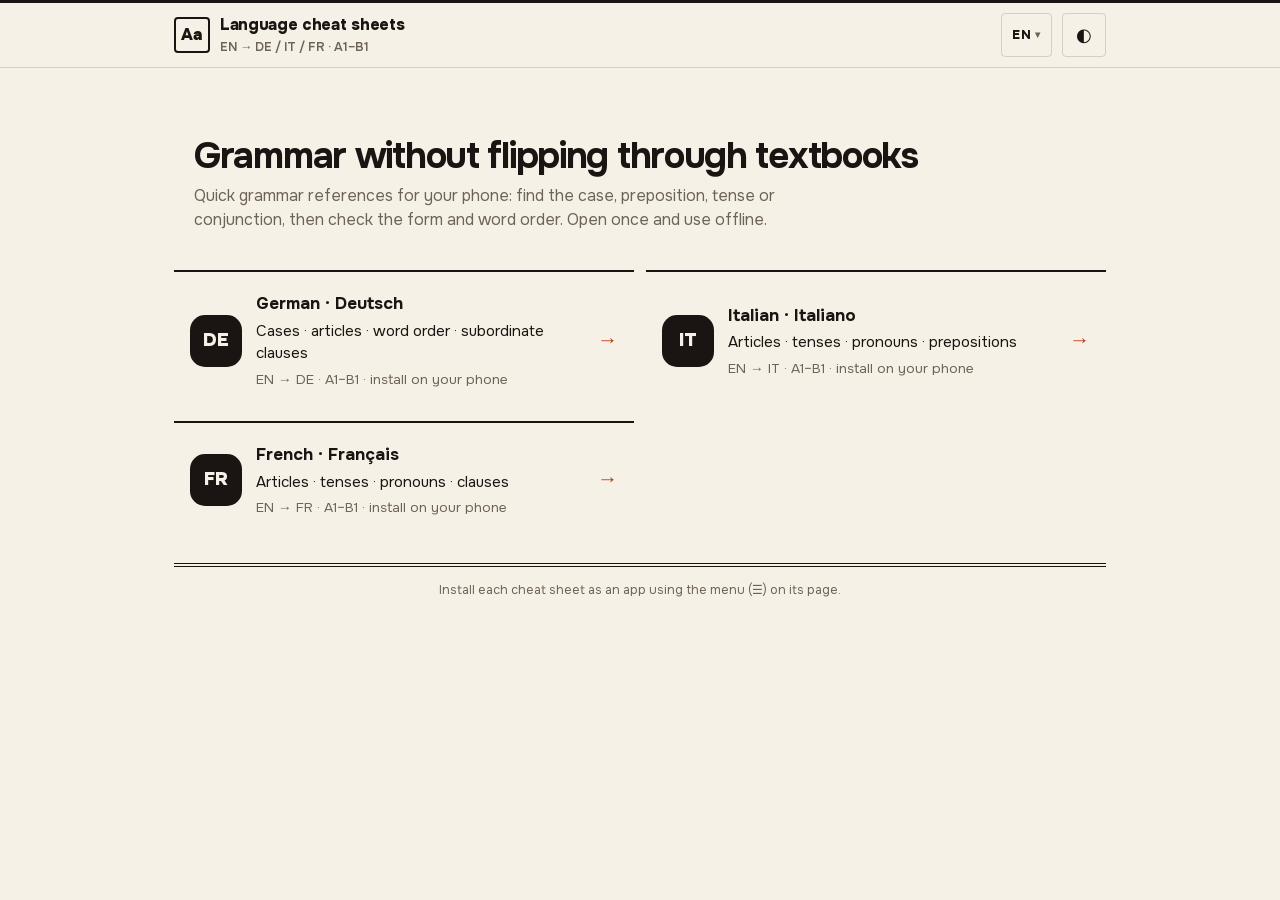
<file: index.html>
<!doctype html>
<html lang="ru" data-skin="a">
<head>
  <meta charset="utf-8" />
  <meta name="viewport" content="width=device-width, initial-scale=1, viewport-fit=cover" />
  <!-- iOS standalone (Add to Home Screen): two WebKit viewport workarounds.
       (1) Relaunch restores a stale zoom level and pinch-out is unavailable
       there, so the scale is locked on iOS only (Safari itself ignores
       maximum-scale, Android and desktop keep pinch-zoom entirely).
       (2) A resumed standalone window can come back reporting a ~980px
       viewport, which trips the 720px desktop breakpoint in base.css;
       rewriting the meta forces WebKit to rebuild the real one. -->
  <script>
    if (/iphone|ipod/i.test(navigator.userAgent) || (/macintosh/i.test(navigator.userAgent) && navigator.maxTouchPoints > 1)) {
      const viewportMeta = document.querySelector('meta[name="viewport"]');
      const iOSViewport = 'width=device-width, initial-scale=1, maximum-scale=1, viewport-fit=cover';
      viewportMeta.setAttribute('content', iOSViewport);
      if (navigator.standalone) {
        const repairViewport = () => {
          if (window.innerWidth > screen.width * 1.5) {
            viewportMeta.setAttribute('content', 'width=device-width, initial-scale=1');
            setTimeout(() => viewportMeta.setAttribute('content', iOSViewport), 50);
          }
        };
        window.addEventListener('pageshow', repairViewport);
        document.addEventListener('visibilitychange', () => {
          if (document.visibilityState === 'visible') setTimeout(repairViewport, 0);
        });
      }
    }
  </script>
  <script>
    // Notebook is the default, including without JS or storage access.
    // Honor a saved Classic choice before stylesheets load.
    try { if (localStorage.getItem('skin') === 'classic') document.documentElement.removeAttribute('data-skin'); } catch (e) {}
  </script>
  <meta name="theme-color" content="#f6f7fb" media="(prefers-color-scheme: light)" />
  <meta name="theme-color" content="#10131b" media="(prefers-color-scheme: dark)" />
  <meta name="color-scheme" content="light dark" />
  <meta name="description" content="Мобильные шпаргалки по немецкой, английской, итальянской и французской грамматике. Доступные языки объяснений зависят от пары. A1–B1, офлайн." />
  <link rel="icon" href="./icons/favicon.svg" type="image/svg+xml" />
  <link rel="icon" href="./icons/icon-32.png" sizes="32x32" type="image/png" />
  <meta property="og:title" content="Языковые шпаргалки — Language Cheat Sheets" />
  <meta property="og:description" content="Немецкая, английская, итальянская и французская грамматика: короткие мобильные шпаргалки. Доступные языки объяснений зависят от пары. A1–B1, офлайн." />
  <meta property="og:type" content="website" />
  <meta property="og:url" content="https://andkirby.github.io/learn-language-cheat-sheet/" />
  <meta property="og:image" content="https://andkirby.github.io/learn-language-cheat-sheet/icons/icon-512.png" />
  <meta name="twitter:card" content="summary" />
  <title>Языковые шпаргалки — Language Cheat Sheets</title>
  <link rel="stylesheet" href="./assets/base.css" />
  <link rel="stylesheet" href="./assets/skin-a.css" />
  <style>
    /* Landing-specific: hero + language cards. Everything else is base.css. */
    body { padding-bottom: 24px; } /* no bottom nav on the hub */
    main { padding-bottom: 40px; }
    .hero {
      background: linear-gradient(135deg, var(--hero-1) 0%, var(--hero-2) 100%);
      border-radius: 24px; padding: 22px 20px; box-shadow: var(--shadow);
    }
    .hero h1 { font-size: clamp(1.6rem, 6vw, 2.3rem); line-height: 1.08; margin: 0 0 8px; letter-spacing: -.035em; color: #fff; }
    .hero p { margin: 0; color: var(--hero-text); max-width: 60ch; }
    .lang-grid { display: grid; grid-template-columns: repeat(auto-fit, minmax(min(100%, 20rem), 1fr)); gap: 12px; margin-block-start: 16px; }
    .lang-card[hidden], [data-target-link][hidden] { display: none; }
    .lang-card {
      display: flex; gap: 14px; align-items: center; text-decoration: none;
      background: var(--surface); border: 1px solid var(--line); border-radius: var(--radius);
      padding: 18px 16px; box-shadow: 0 3px 14px rgba(23,32,51,.035); min-height: 96px;
    }
    .lang-card:hover { border-color: var(--accent); }
    .lang-mark {
      width: 52px; height: 52px; border-radius: 15px; flex: 0 0 auto;
      display: grid; place-items: center; background: var(--text); color: var(--bg); font-weight: 900; font-size: 1.15rem;
    }
    .lang-card b { display: block; font-size: 1.08rem; }
    .lang-card .topics { display: block; margin-top: 3px; font-size: .94rem; }
    .lang-card .meta { display: block; margin-top: 5px; color: var(--muted); font-size: .86rem; }
    .lang-card .go { margin-left: auto; color: var(--on-accent-soft); font-weight: 900; font-size: 1.3rem; }
  </style>
</head>
<body>
  <header class="topbar">
    <div class="topbar-inner">
      <div class="brand-row">
        <div class="brand">
          <div class="brand-mark" aria-hidden="true">Aa</div>
          <div><span data-i18n="brand">Языковые шпаргалки</span><small id="brandSub">RU → DE / EN · A1–B1</small></div>
        </div>
        <details class="lang-menu" id="langMenu">
          <summary aria-label="Язык обучения и язык объяснений">RU</summary>
          <div class="lang-pop">
            <div class="lang-group">
              <div class="lang-group-label" data-i18n="targetLabel">Язык обучения</div>
              <a href="./de/ru/" data-target-link="de">Deutsch</a>
              <a href="./en/ru/" data-target-link="en">English</a>
              <a href="./it/en/" data-target-link="it" hidden>Italiano</a>
              <a href="./fr/en/" data-target-link="fr" hidden>Français</a>
            </div>
            <div class="lang-group">
              <div class="lang-group-label" data-i18n="audienceLabel">Язык объяснений</div>
              <a class="cur" href="./de/ru/" data-audience-item="ru">Русский</a>
              <a href="./de/en/" data-audience-item="en">English</a>
              <a href="./en/de/" data-audience-item="de">Deutsch</a>
            </div>
            <div class="lang-group">
              <div class="lang-group-label" data-i18n="skinLabel">Оформление</div>
              <div role="radiogroup" aria-label="Оформление">
                <button type="button" class="skin-row" role="radio" aria-checked="false" tabindex="-1" data-skin-mode="classic" data-i18n="classic">Классика</button>
                <button type="button" class="skin-row cur" role="radio" aria-checked="true" tabindex="0" data-skin-mode="a" data-i18n="notebook">Тетрадь</button>
              </div>
            </div>
            <div class="lang-group project-links">
              <a class="project-link" href="https://github.com/andkirby/learn-language-cheat-sheet"><svg class="menu-icon" viewBox="0 0 24 24" width="20" height="20" aria-hidden="true" focusable="false"><path fill="currentColor" d="M12 .75a11.25 11.25 0 0 0-3.558 21.923c.563.104.768-.244.768-.542 0-.267-.01-.975-.015-1.914-3.13.68-3.79-1.508-3.79-1.508-.512-1.3-1.25-1.646-1.25-1.646-1.022-.699.078-.685.078-.685 1.13.08 1.725 1.16 1.725 1.16 1.005 1.722 2.637 1.225 3.278.937.102-.728.393-1.225.715-1.507-2.498-.284-5.124-1.249-5.124-5.56 0-1.229.44-2.233 1.16-3.02-.117-.284-.503-1.428.11-2.977 0 0 .945-.302 3.094 1.153A10.79 10.79 0 0 1 12 6.186c.956.004 1.918.129 2.817.378 2.148-1.455 3.09-1.153 3.09-1.153.616 1.549.23 2.693.113 2.977.722.787 1.158 1.791 1.158 3.02 0 4.322-2.63 5.273-5.136 5.552.404.35.766 1.043.766 2.1 0 1.516-.014 2.738-.014 3.11 0 .3.203.65.774.54A11.252 11.252 0 0 0 12 .75Z"/></svg><span>GitHub</span></a>
              <a class="project-link" href="https://github.com/andkirby/learn-language-cheat-sheet/issues/new" data-i18n="menuIssue">Сообщить о проблеме</a>
            </div>
          </div>
        </details>
        <button class="theme-btn" id="themeBtn" type="button" aria-label="Тема: системная">◐</button>
      </div>
    </div>
  </header>

  <noscript>
    <style>.theme-btn, .skin-row { display: none !important; }</style>
  </noscript>

  <main>
    <section class="hero">
      <h1 data-i18n="heading">Грамматика без листания учебника</h1>
      <p data-i18n="intro">Короткие мобильные шпаргалки: сначала триггер — падеж, предлог, время или союз, — потом форма и позиция. Открой один раз: дальше работает офлайн.</p>
    </section>

    <div class="lang-grid">
      <a class="lang-card" href="./de/ru/" data-target="de">
        <span class="lang-mark" aria-hidden="true">DE</span>
        <span>
          <b>Немецкий · Deutsch</b>
          <span class="topics">Падежи · артикли · порядок слов · придаточные</span>
          <span class="meta">RU → DE · A1–B1 · устанавливается на телефон</span>
        </span>
        <span class="go" aria-hidden="true">→</span>
      </a>
      <a class="lang-card" href="./en/ru/" data-target="en">
        <span class="lang-mark" aria-hidden="true">EN</span>
        <span>
          <b>Английский · English</b>
          <span class="topics">Времена · артикли · порядок слов · условные</span>
          <span class="meta">RU → EN · A1–B1 · устанавливается на телефон</span>
        </span>
        <span class="go" aria-hidden="true">→</span>
      </a>
      <a class="lang-card" href="./it/en/" data-target="it" hidden>
        <span class="lang-mark" aria-hidden="true">IT</span>
        <span>
          <b>Итальянский · Italiano</b>
          <span class="topics">Артикли · времена · местоимения · предлоги</span>
          <span class="meta">EN → IT · A1–B1 · install on your phone</span>
        </span>
        <span class="go" aria-hidden="true">→</span>
      </a>
      <a class="lang-card" href="./fr/en/" data-target="fr" hidden>
        <span class="lang-mark" aria-hidden="true">FR</span>
        <span>
          <b>Французский · Français</b>
          <span class="topics">Артикли · времена · местоимения · придаточные</span>
          <span class="meta">EN → FR · A1–B1 · install on your phone</span>
        </span>
        <span class="go" aria-hidden="true">→</span>
      </a>
    </div>

    <div class="footer" data-i18n="footer">Каждую шпаргалку можно установить как приложение — меню (☰) на её странице.</div>
  </main>

  <script>
    // Landing UI only; deck URLs keep their explicit explanation language.
    const LANDING = {
      ru: {
        brand: 'Языковые шпаргалки', title: 'Языковые шпаргалки — Language Cheat Sheets',
        description: 'Мобильные шпаргалки по немецкой, английской, итальянской и французской грамматике. Доступные языки объяснений зависят от пары. A1–B1, офлайн.',
        heading: 'Грамматика без листания учебника',
        intro: 'Короткие мобильные шпаргалки: сначала триггер — падеж, предлог, время или союз, — потом форма и позиция. Открой один раз: дальше работает офлайн.',
        targetLabel: 'Язык обучения', audienceLabel: 'Язык объяснений', menuLabel: 'Язык обучения и язык объяснений',
        menuIssue: 'Сообщить о проблеме',
        skinLabel: 'Оформление', classic: 'Классика', notebook: 'Тетрадь',
        footer: 'Каждую шпаргалку можно установить как приложение — меню (☰) на её странице.',
        install: 'устанавливается на телефон',
        themes: { auto: 'Тема: системная', light: 'Тема: светлая', dark: 'Тема: тёмная' },
        cards: {
          de: { name: 'Немецкий · Deutsch', topics: 'Падежи · артикли · порядок слов · придаточные' },
          en: { name: 'Английский · English', topics: 'Времена · артикли · порядок слов · условные' },
          it: { name: 'Итальянский · Italiano', topics: 'Артикли · времена · местоимения · предлоги' },
          fr: { name: 'Французский · Français', topics: 'Артикли · времена · местоимения · придаточные' },
        },
      },
      en: {
        brand: 'Language cheat sheets', title: 'Language Cheat Sheets — German, English, Italian & French',
        description: 'Mobile German, English, Italian and French grammar references. Available explanation languages depend on the pair. Selective A1–B1, offline.',
        heading: 'Grammar without flipping through textbooks',
        intro: 'Quick grammar references for your phone: find the case, preposition, tense or conjunction, then check the form and word order. Open once and use offline.',
        targetLabel: 'Learning language', audienceLabel: 'Explanation language', menuLabel: 'Learning and explanation languages',
        menuIssue: 'Submit issue',
        skinLabel: 'Appearance', classic: 'Classic', notebook: 'Notebook',
        footer: 'Install each cheat sheet as an app using the menu (☰) on its page.',
        install: 'install on your phone',
        themes: { auto: 'Theme: system', light: 'Theme: light', dark: 'Theme: dark' },
        cards: {
          de: { name: 'German · Deutsch', topics: 'Cases · articles · word order · subordinate clauses' },
          en: { name: 'English', topics: 'Tenses · articles · word order · conditionals' },
          it: { name: 'Italian · Italiano', topics: 'Articles · tenses · pronouns · prepositions' },
          fr: { name: 'French · Français', topics: 'Articles · tenses · pronouns · clauses' },
        },
      },
      de: {
        brand: 'Sprachspickzettel', title: 'Sprachspickzettel — Deutsch, Englisch, Italienisch & Französisch',
        description: 'Mobile Grammatik-Spickzettel für Deutsch, Englisch, Italienisch und Französisch. Verfügbare Erklärungssprachen hängen vom Sprachpaar ab. A1–B1, offline.',
        heading: 'Grammatik ohne Blättern im Lehrbuch',
        intro: 'Kompakte Grammatik fürs Handy: Kasus, Präposition, Zeitform oder Konjunktion finden, dann Form und Wortstellung nachschlagen. Einmal öffnen, danach offline nutzen.',
        targetLabel: 'Lernsprache', audienceLabel: 'Erklärungssprache', menuLabel: 'Lernsprache und Erklärungssprache',
        menuIssue: 'Problem melden',
        skinLabel: 'Gestaltung', classic: 'Klassisch', notebook: 'Notizbuch',
        footer: 'Jeden Spickzettel über das Menü (☰) auf seiner Seite als App installieren.',
        install: 'auf dem Handy installierbar',
        themes: { auto: 'Design: System', light: 'Design: Hell', dark: 'Design: Dunkel' },
        cards: {
          de: { name: 'Deutsch', topics: 'Kasus · Artikel · Wortstellung · Nebensätze' },
          en: { name: 'Englisch · English', topics: 'Zeitformen · Artikel · Wortstellung · Bedingungssätze' },
          it: { name: 'Italienisch · Italiano', topics: 'Artikel · Zeitformen · Pronomen · Präpositionen' },
          fr: { name: 'Französisch · Français', topics: 'Artikel · Zeitformen · Pronomen · Nebensätze' },
        },
      },
    };
    // Mirrors live pairs in content/decks/site.json. Never invent a fallback pair.
    const DECKS = { de: ['ru', 'en'], en: ['ru', 'de'], it: ['en'], fr: ['en'] };
    // Only explicit selections belong in this key. Legacy RU was also saved
    // automatically, so it cannot reliably identify a manual preference.
    const LOCALE_KEY = 'landingLocale';
    const supportedLocale = loc => Object.prototype.hasOwnProperty.call(LANDING, loc);
    function detectLocale() {
      const languages = navigator.languages && navigator.languages.length ? navigator.languages : [navigator.language || ''];
      return languages.map(tag => tag.toLowerCase().split('-')[0]).find(supportedLocale) || 'ru';
    }
    let locale = detectLocale();
    try {
      const saved = localStorage.getItem(LOCALE_KEY);
      const legacy = localStorage.getItem('locale');
      if (supportedLocale(saved)) locale = saved;
      else if (legacy === 'en' || legacy === 'de') {
        locale = legacy;
        localStorage.setItem(LOCALE_KEY, locale);
      }
    } catch (e) {}

    // Theme: auto (OS) / light / dark — persisted per visitor.
    const THEME_KEY = 'theme';
    const THEME_UI = {
      auto: '◐', light: '☀', dark: '☾',
    };
    const themeBtn = document.getElementById('themeBtn');
    const themeMetas = [...document.querySelectorAll('meta[name="theme-color"]')];
    const themeMetaDefaults = themeMetas.map(m => m.content);
    function applyTheme(mode) {
      if (mode === 'auto') document.documentElement.removeAttribute('data-theme');
      else document.documentElement.setAttribute('data-theme', mode);
      themeBtn.textContent = THEME_UI[mode];
      themeBtn.setAttribute('aria-label', LANDING[locale].themes[mode]);
      themeBtn.title = LANDING[locale].themes[mode];
      themeMetas.forEach((m, i) => {
        m.content = mode === 'auto' ? themeMetaDefaults[i] : getComputedStyle(document.body).backgroundColor;
      });
    }
    let themeMode = 'auto';
    try { themeMode = localStorage.getItem(THEME_KEY) || 'auto'; } catch (e) {}
    applyTheme(themeMode);
    themeBtn.addEventListener('click', () => {
      themeMode = themeMode === 'auto' ? 'light' : themeMode === 'light' ? 'dark' : 'auto';
      try { localStorage.setItem(THEME_KEY, themeMode); } catch (e) {}
      applyTheme(themeMode);
      if (skinMode === 'a') applySkin(skinMode);
    });

    // Skin: classic / «Тетрадь» — persisted per visitor; classic needs no attribute.
    const skinRows = [...document.querySelectorAll('.skin-row')];
    function applySkin(skin) {
      if (skin === 'a') document.documentElement.setAttribute('data-skin', 'a');
      else document.documentElement.removeAttribute('data-skin');
      skinRows.forEach(row => {
        const on = row.dataset.skinMode === skin;
        row.classList.toggle('cur', on);
        row.setAttribute('aria-checked', String(on));
        row.tabIndex = on ? 0 : -1;
      });
      if (skin === 'a') themeMetas.forEach(m => { m.content = getComputedStyle(document.body).backgroundColor; });
      else applyTheme(themeMode);
    }
    let skinMode = 'a';
    try { skinMode = localStorage.getItem('skin') === 'classic' ? 'classic' : 'a'; } catch (e) {}
    applySkin(skinMode);
    document.addEventListener('click', (event) => {
      const row = event.target.closest('.skin-row');
      if (!row) return;
      skinMode = row.dataset.skinMode;
      try { localStorage.setItem('skin', skinMode); } catch (e) {}
      applySkin(skinMode);
      const menu = row.closest('details.lang-menu');
      if (menu) { menu.open = false; menu.querySelector('summary').focus(); }
    });
    document.addEventListener('keydown', (event) => {
      const row = event.target.closest && event.target.closest('.skin-row');
      if (!row) return;
      const order = ['classic', 'a'];
      const delta = event.key === 'ArrowRight' || event.key === 'ArrowDown' ? 1
                  : event.key === 'ArrowLeft'  || event.key === 'ArrowUp'   ? -1 : 0;
      if (!delta) return;
      event.preventDefault();
      skinMode = order[(order.indexOf(row.dataset.skinMode) + delta + order.length) % order.length];
      try { localStorage.setItem('skin', skinMode); } catch (e) {}
      applySkin(skinMode);
      const next = skinRows.find(r => r.dataset.skinMode === skinMode && r.closest('details') === row.closest('details'));
      if (next) next.focus();
    });

    const langMenu = document.getElementById('langMenu');
    const langSummary = langMenu.querySelector('summary');
    const langCards = [...document.querySelectorAll('.lang-card')];
    const targetLinks = [...document.querySelectorAll('[data-target-link]')];
    const audienceItems = [...document.querySelectorAll('[data-audience-item]')];
    function applyLocale(loc) {
      locale = supportedLocale(loc) ? loc : 'ru';
      const copy = LANDING[locale];
      document.documentElement.lang = locale;
      document.title = copy.title;
      document.querySelector('meta[name="description"]').content = copy.description;
      document.querySelector('meta[property="og:title"]').content = copy.title;
      document.querySelector('meta[property="og:description"]').content = copy.description;
      document.querySelectorAll('[data-i18n]').forEach(el => { el.textContent = copy[el.dataset.i18n]; });
      const targets = Object.keys(DECKS).filter(t => DECKS[t].includes(locale));
      document.getElementById('brandSub').textContent = `${locale.toUpperCase()} → ${targets.join(' / ').toUpperCase()} · A1–B1`;
      targetLinks.forEach(a => {
        const t = a.dataset.targetLink;
        a.hidden = !targets.includes(t);
        if (!a.hidden) a.href = `./${t}/${locale}/`;
      });
      langCards.forEach(card => {
        const t = card.dataset.target;
        card.hidden = !targets.includes(t);
        if (!card.hidden) card.href = `./${t}/${locale}/`;
        card.querySelector('b').textContent = copy.cards[t].name;
        card.querySelector('.topics').textContent = copy.cards[t].topics;
        card.querySelector('.meta').textContent = `${locale.toUpperCase()} → ${t.toUpperCase()} · A1–B1 · ${copy.install}`;
      });
      audienceItems.forEach(el => {
        const current = el.dataset.audienceItem === locale;
        el.classList.toggle('cur', current);
        if (current) el.setAttribute('aria-current', 'true');
        else el.removeAttribute('aria-current');
      });
      langSummary.textContent = locale.toUpperCase();
      langSummary.setAttribute('aria-label', copy.menuLabel);
      langMenu.querySelector('[role="radiogroup"]').setAttribute('aria-label', copy.skinLabel);
      applyTheme(themeMode);
      applySkin(skinMode);
    }
    applyLocale(locale);
    audienceItems.forEach(el => el.addEventListener('click', event => {
      // Retain native links for noscript and modified clicks; normal selection
      // changes this hub in place, including when storage is unavailable.
      if (event.ctrlKey || event.metaKey || event.shiftKey || event.altKey) return;
      event.preventDefault();
      applyLocale(el.dataset.audienceItem);
      try { localStorage.setItem(LOCALE_KEY, locale); } catch (e) {}
      langMenu.open = false;
      langSummary.focus();
    }));
    document.addEventListener('click', (event) => {
      if (langMenu.open && !langMenu.contains(event.target)) langMenu.open = false;
    });
    document.addEventListener('keydown', (event) => {
      if (event.key === 'Escape' && langMenu.open) langMenu.open = false;
    });

    if ('serviceWorker' in navigator) {
      window.addEventListener('load', () => navigator.serviceWorker.register('./sw.js').catch(() => {}));
    }
  </script>
</body>
</html>
</file>
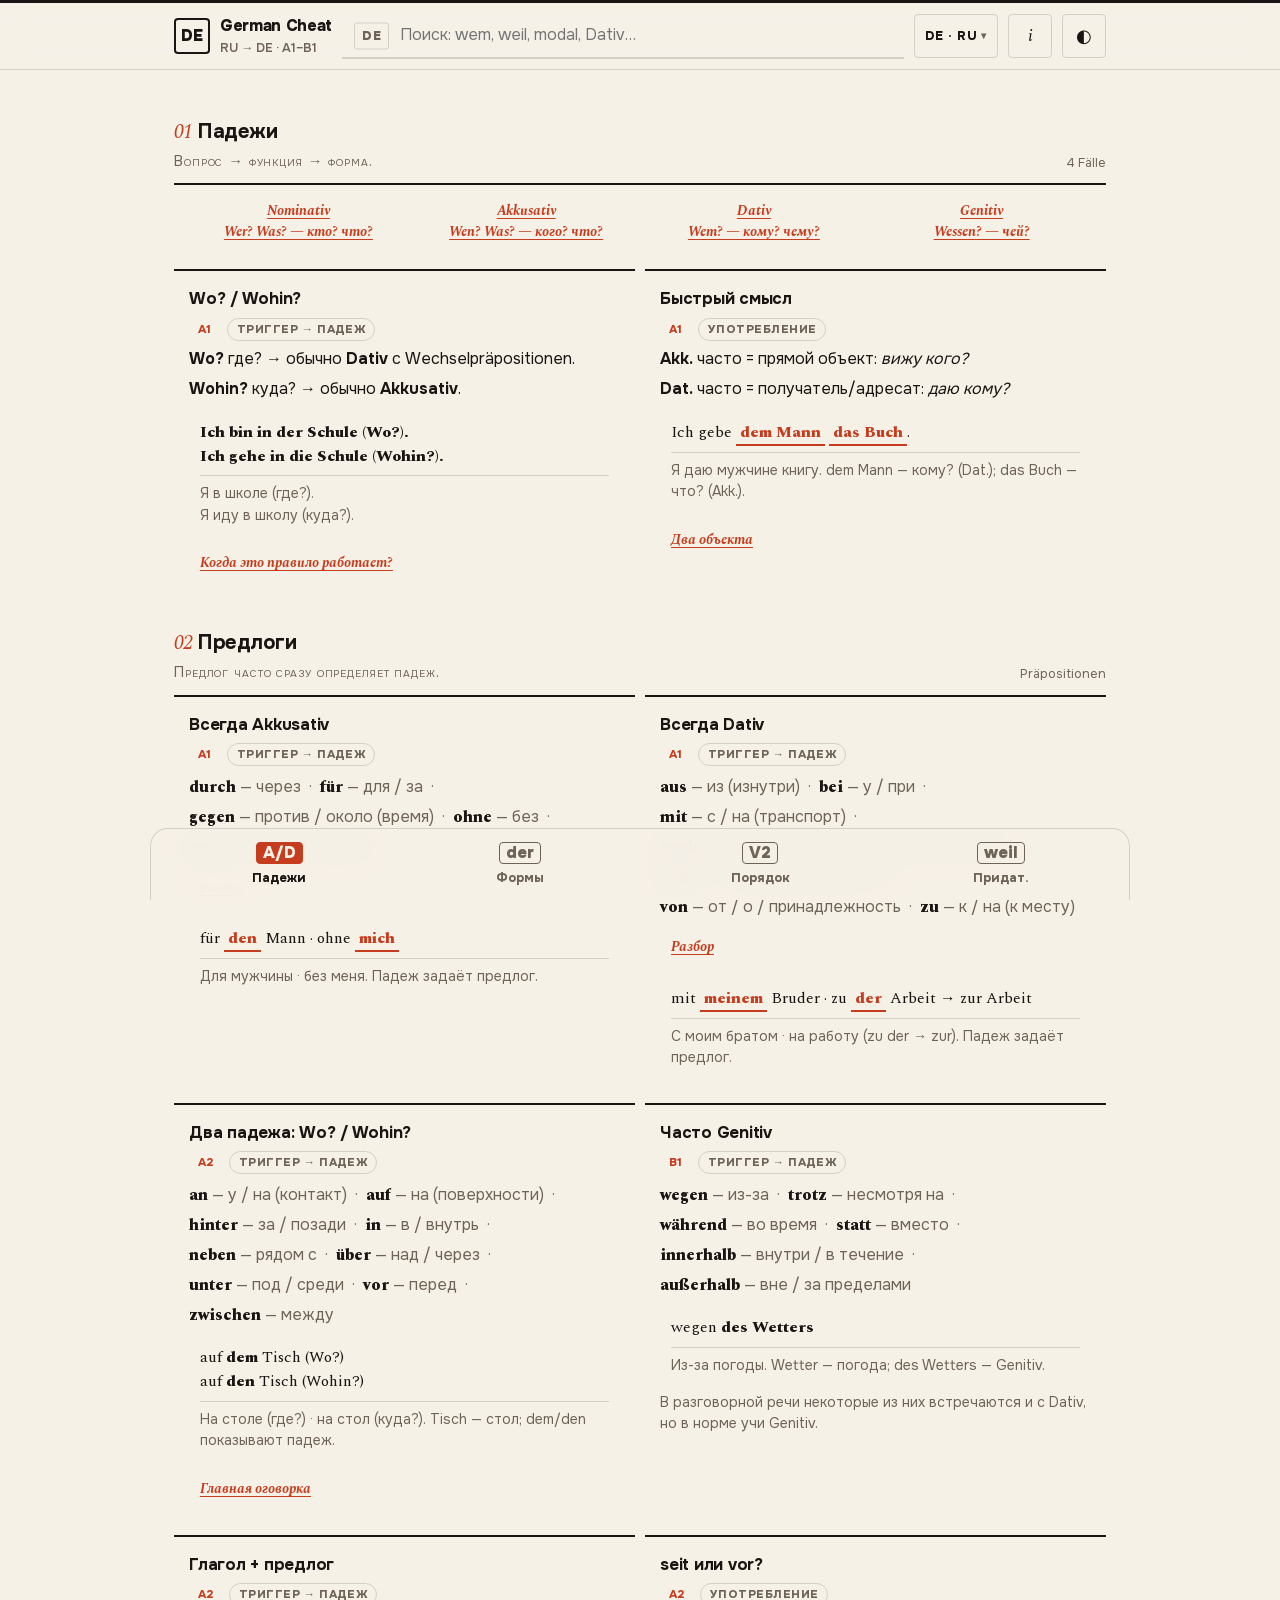
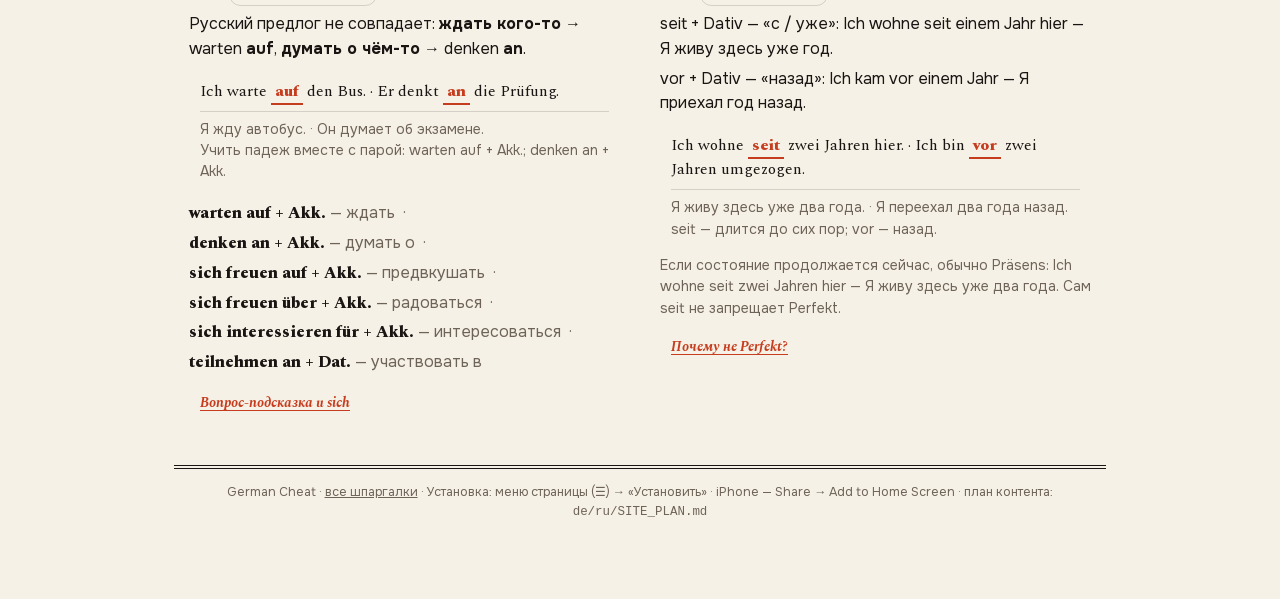
<file: de/index.html>
<!doctype html>
<html lang="ru">
<head>
  <meta charset="utf-8" />
  <title>Немецкая грамматика — выберите язык</title>
  <meta name="robots" content="noindex" />
  <meta http-equiv="refresh" content="0; url=./ru/" />
  <link rel="canonical" href="./ru/" />
</head>
<body>
  <p>Шпаргалка по немецкому для русскоговорящих: <a href="./ru/">открыть</a>.</p>
</body>
</html>
</file>
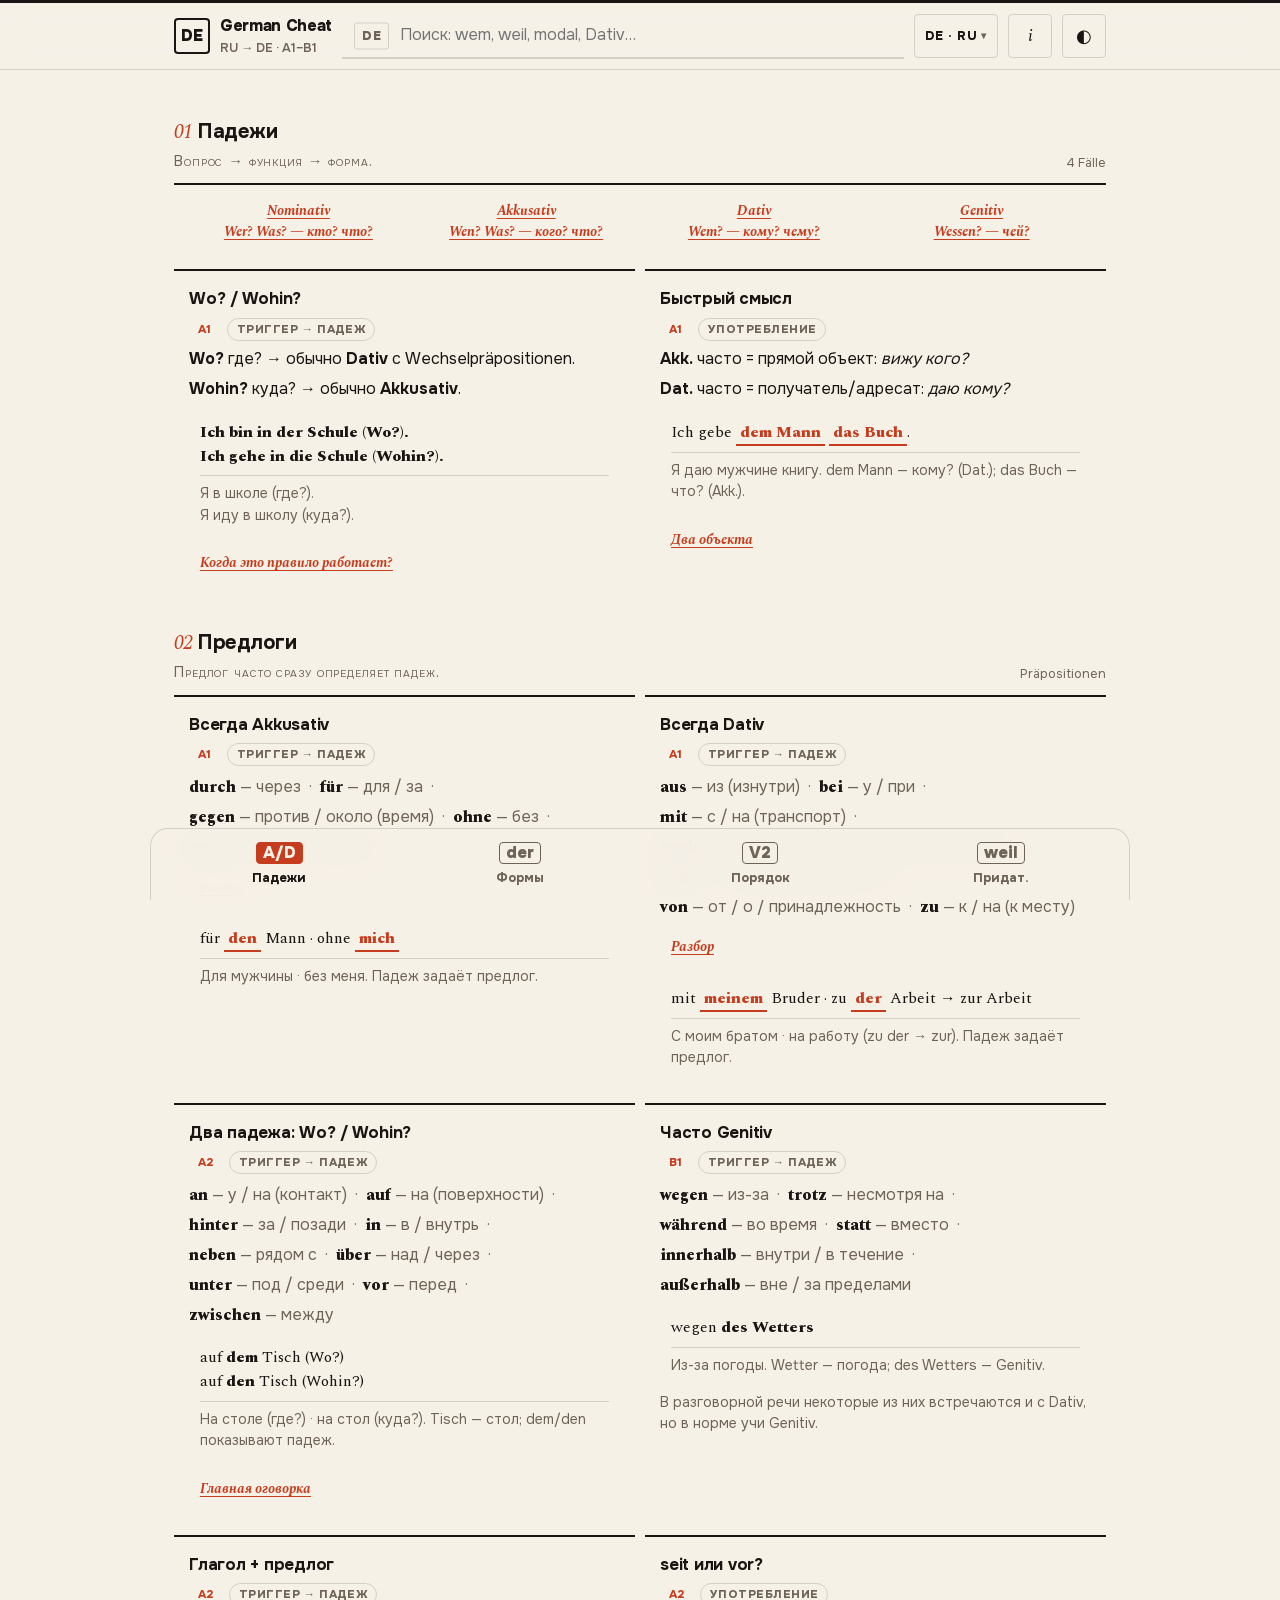
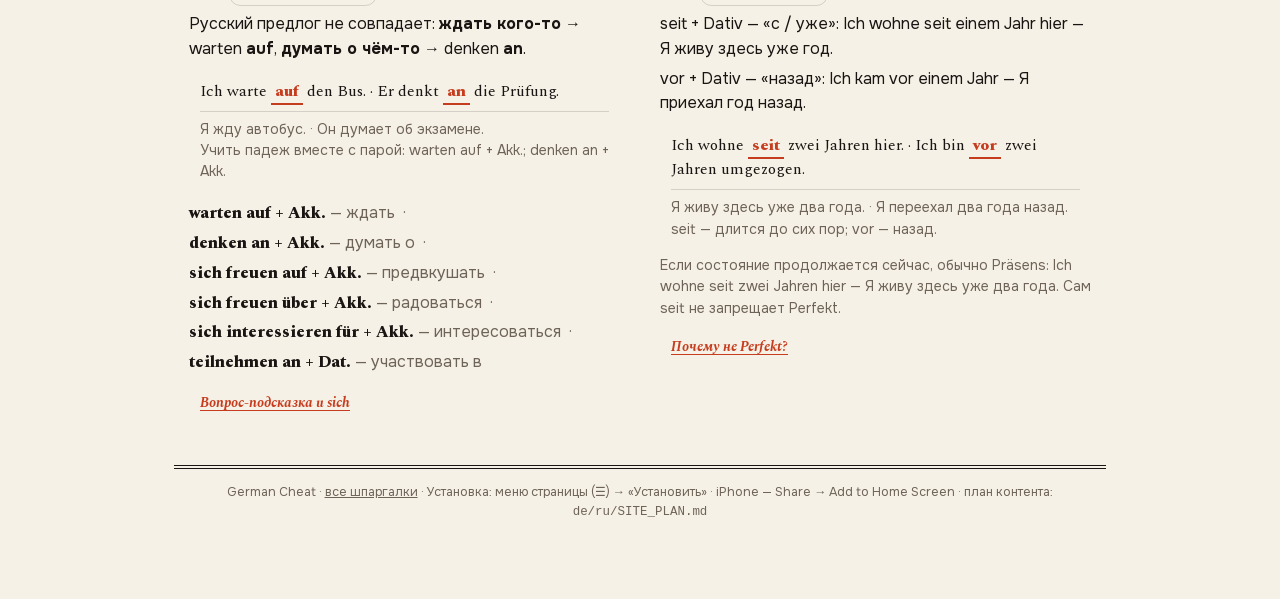
<file: deutsch/index.html>
<!doctype html>
<html lang="ru">
<head>
  <meta charset="utf-8" />
  <title>Немецкая грамматика — страница переехала</title>
  <meta name="robots" content="noindex" />
  <meta http-equiv="refresh" content="0; url=../de/ru/" />
  <link rel="canonical" href="../de/ru/" />
</head>
<body>
  <p>Шпаргалка по немецкому переехала: <a href="../de/ru/">открыть новую страницу</a>.</p>
</body>
</html>
</file>
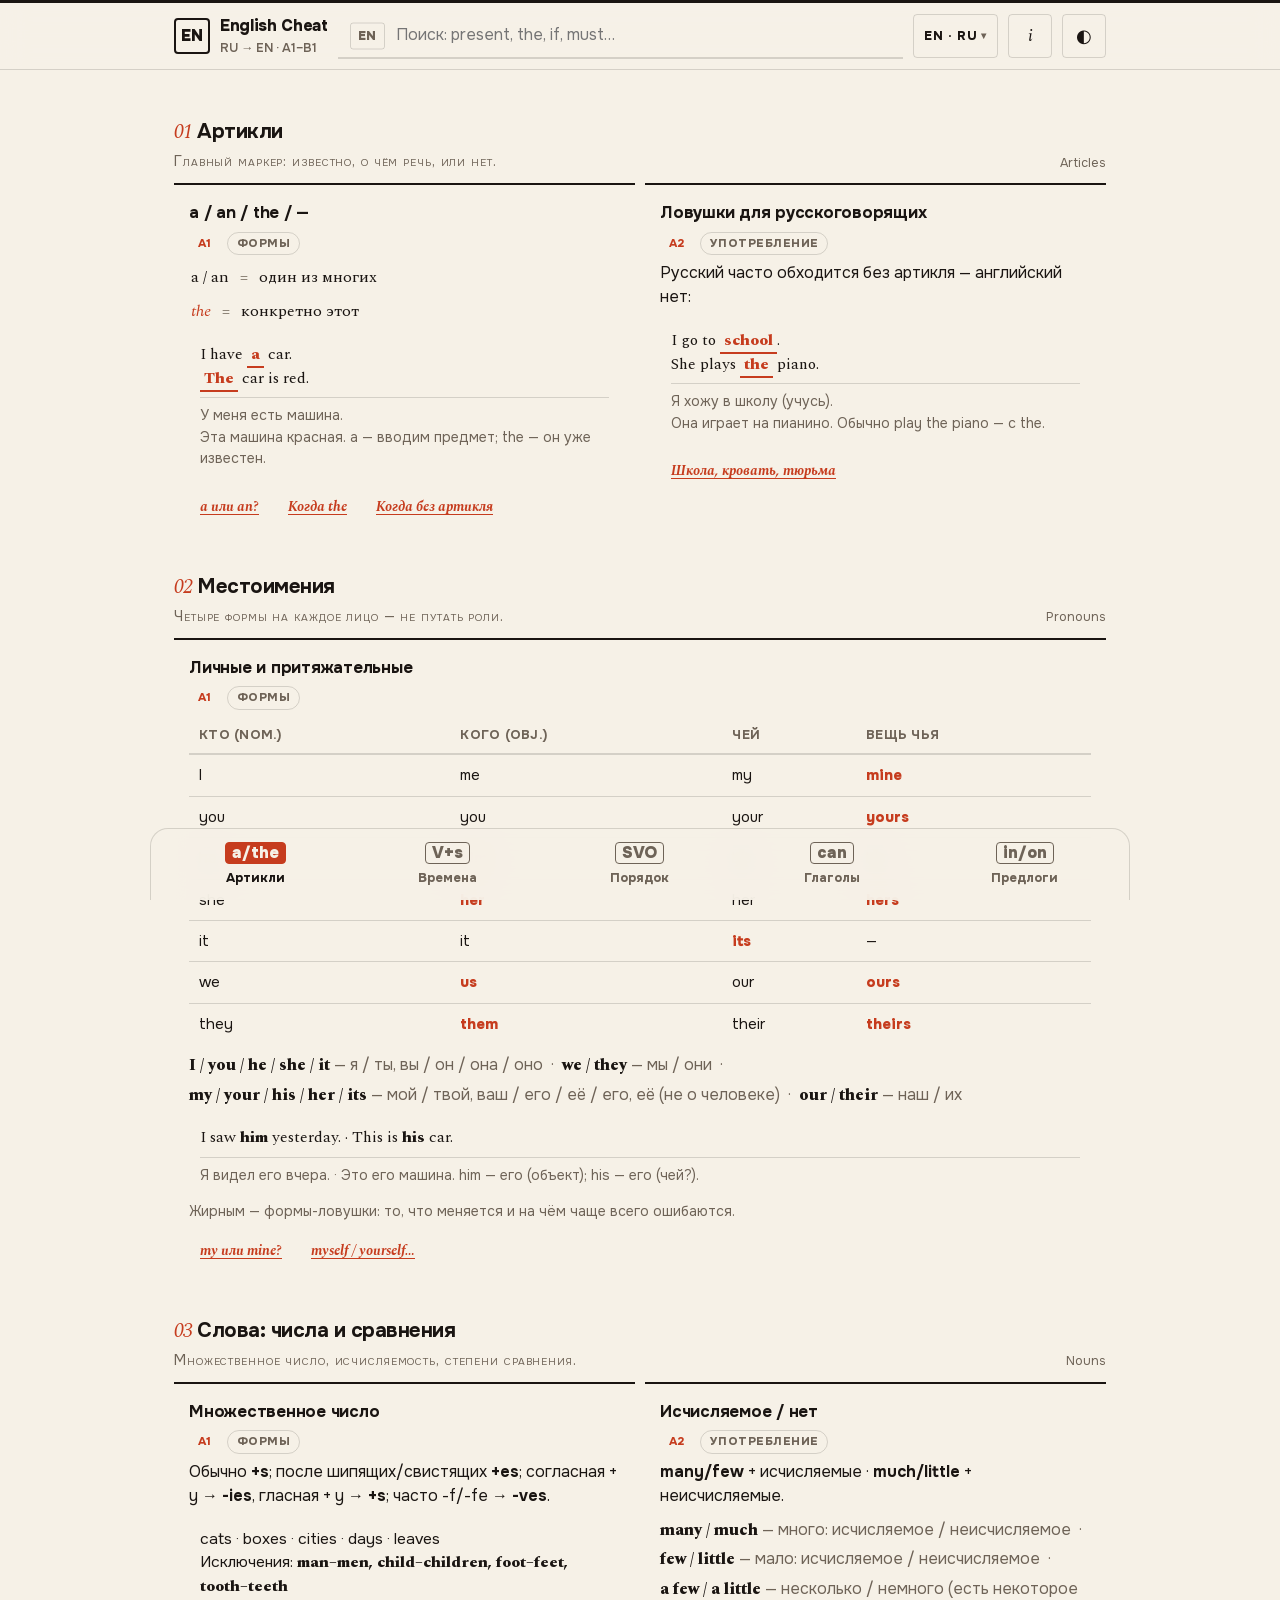
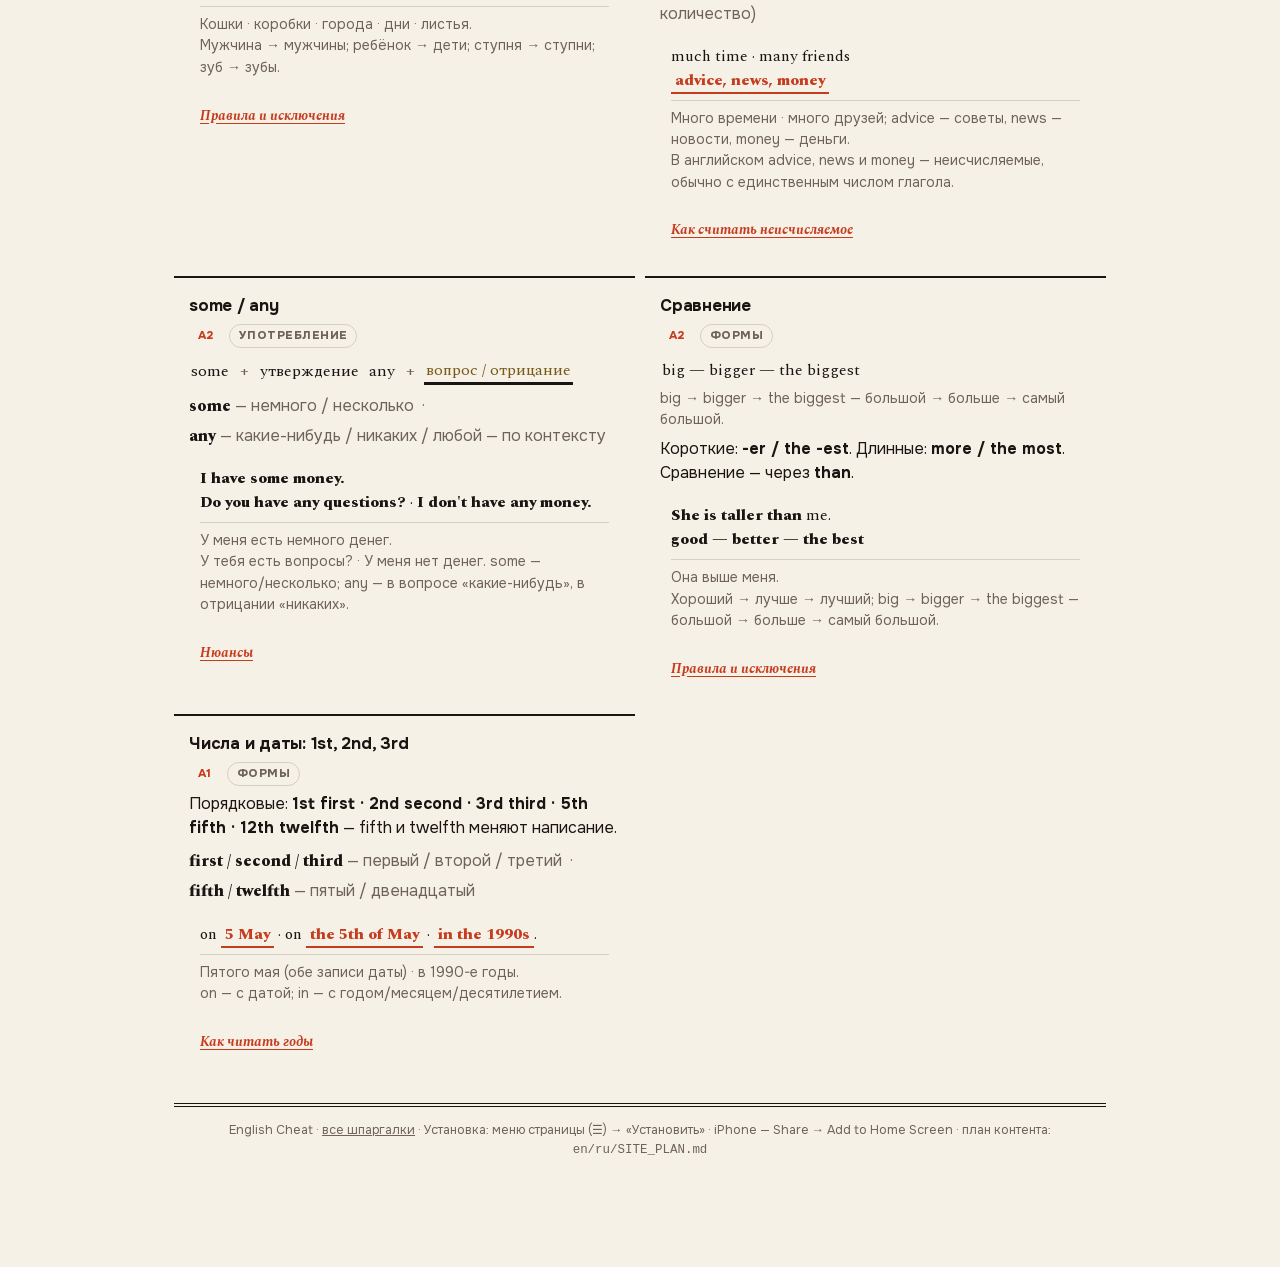
<file: english/index.html>
<!doctype html>
<html lang="ru">
<head>
  <meta charset="utf-8" />
  <title>Английская грамматика — страница переехала</title>
  <meta name="robots" content="noindex" />
  <meta http-equiv="refresh" content="0; url=../en/ru/" />
  <link rel="canonical" href="../en/ru/" />
</head>
<body>
  <p>Шпаргалка по английскому переехала: <a href="../en/ru/">открыть новую страницу</a>.</p>
</body>
</html>
</file>
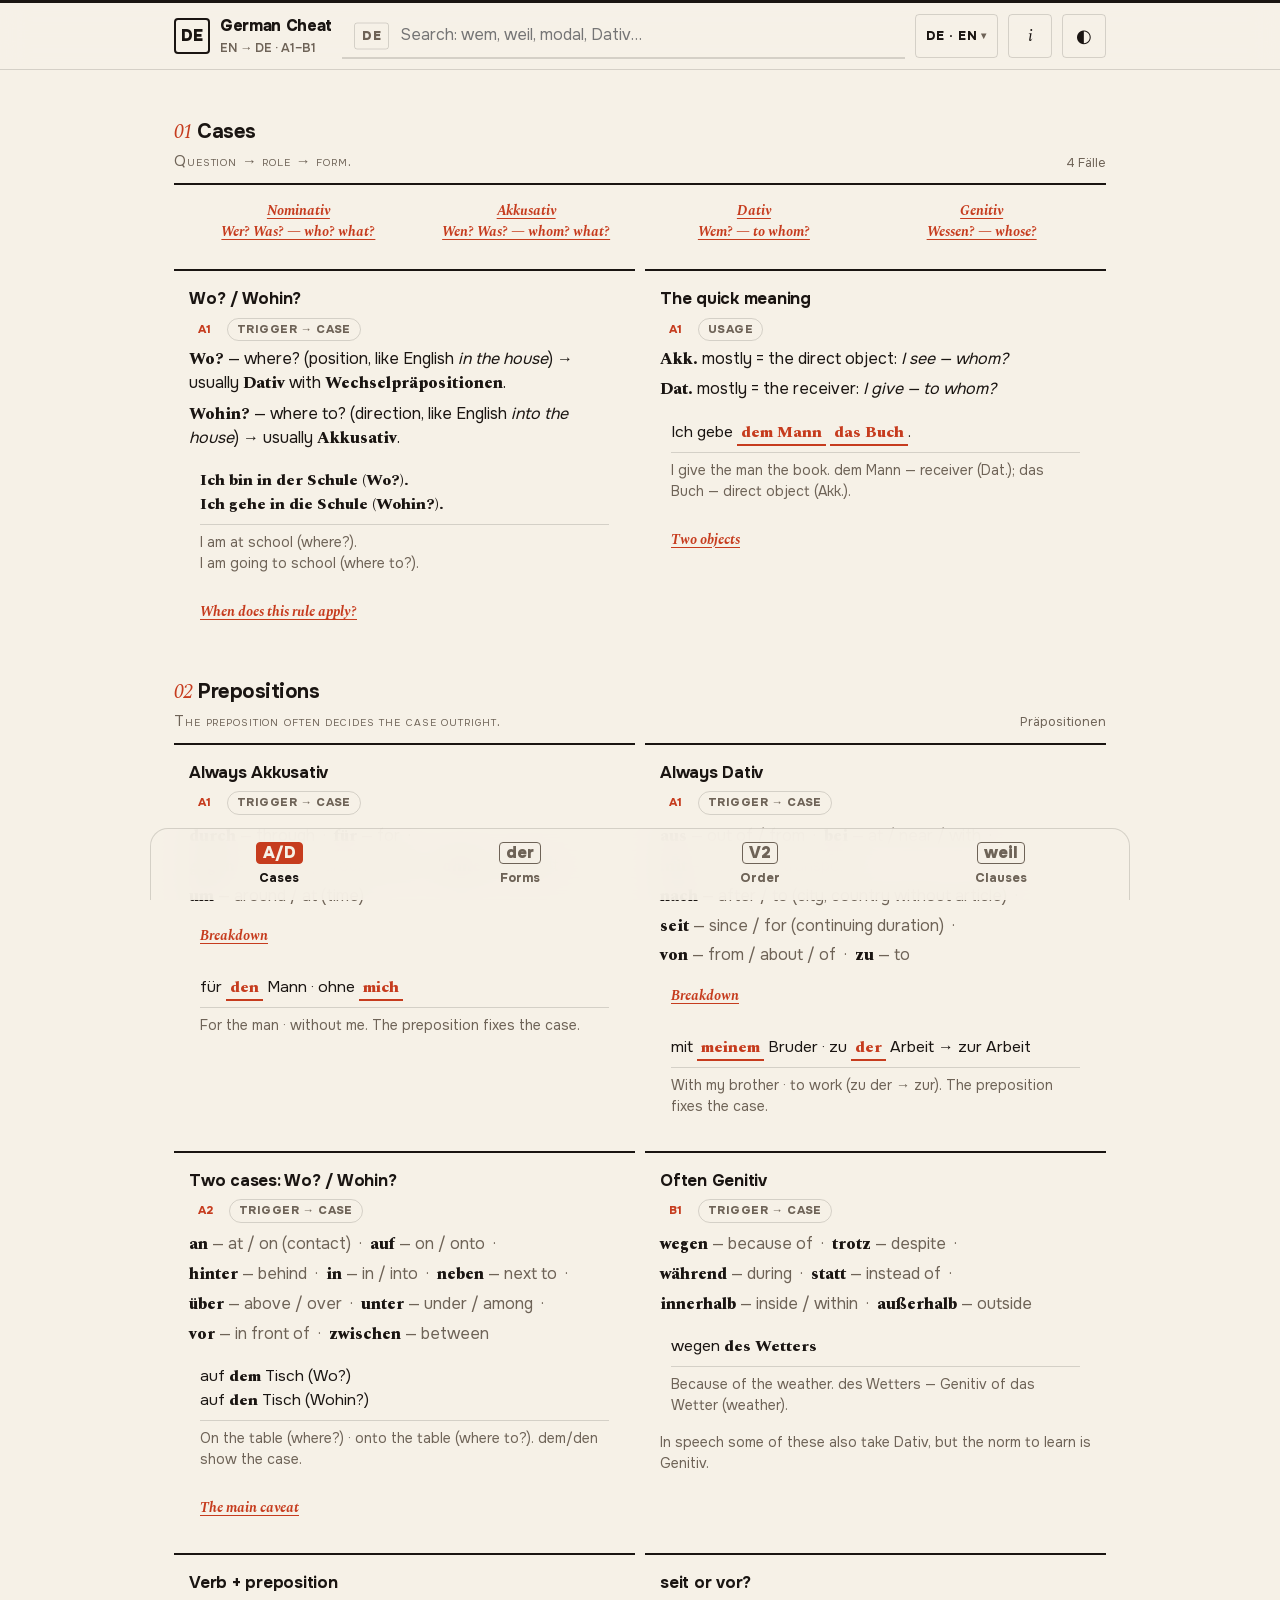
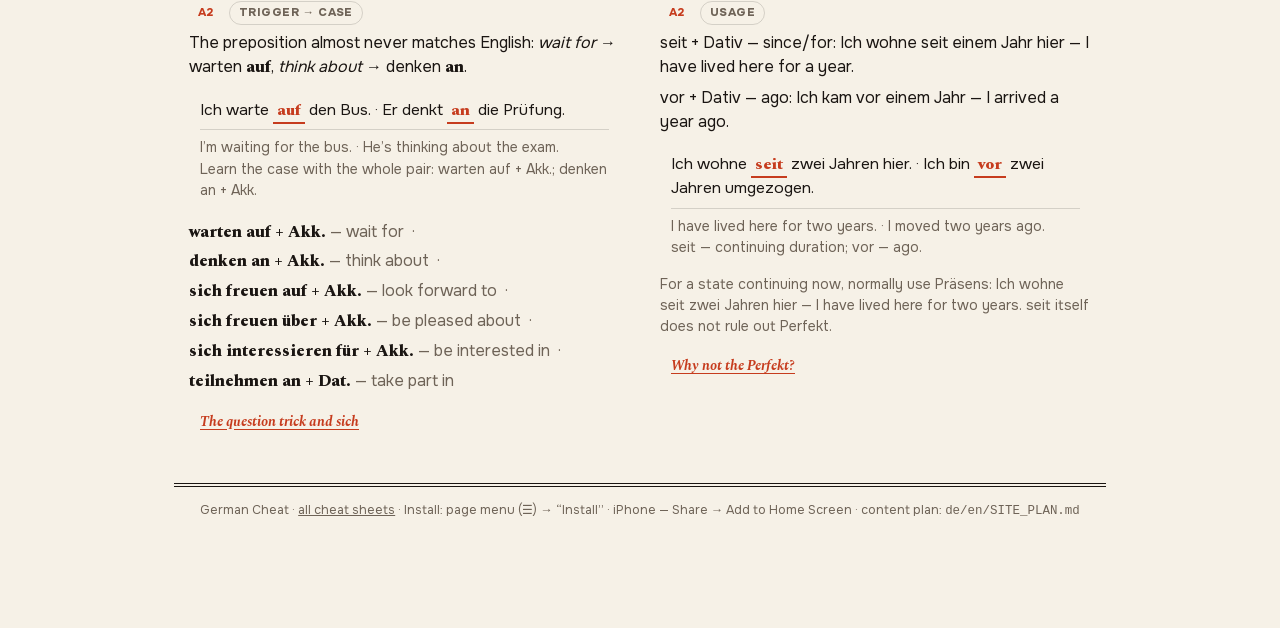
<file: de/en/index.html>
<!doctype html>
<html lang="en" data-skin="a">
<head>
  <meta charset="utf-8" />
  <meta name="viewport" content="width=device-width, initial-scale=1, viewport-fit=cover" />
  <!-- iOS standalone (Add to Home Screen): two WebKit viewport workarounds.
       (1) Relaunch restores a stale zoom level and pinch-out is unavailable
       there, so the scale is locked on iOS only (Safari itself ignores
       maximum-scale, Android and desktop keep pinch-zoom entirely).
       (2) A resumed standalone window can come back reporting a ~980px
       viewport, which trips the 720px desktop breakpoint in base.css;
       rewriting the meta forces WebKit to rebuild the real one. -->
  <script>
    if (/iphone|ipod/i.test(navigator.userAgent) || (/macintosh/i.test(navigator.userAgent) && navigator.maxTouchPoints > 1)) {
      const viewportMeta = document.querySelector('meta[name="viewport"]');
      const iOSViewport = 'width=device-width, initial-scale=1, maximum-scale=1, viewport-fit=cover';
      viewportMeta.setAttribute('content', iOSViewport);
      if (navigator.standalone) {
        const repairViewport = () => {
          if (window.innerWidth > screen.width * 1.5) {
            viewportMeta.setAttribute('content', 'width=device-width, initial-scale=1');
            setTimeout(() => viewportMeta.setAttribute('content', iOSViewport), 50);
          }
        };
        window.addEventListener('pageshow', repairViewport);
        document.addEventListener('visibilitychange', () => {
          if (document.visibilityState === 'visible') setTimeout(repairViewport, 0);
        });
      }
    }
  </script>
  <script>
    // Notebook is the default, including without JS or storage access.
    // Honor a saved Classic choice before stylesheets load.
    try { if (localStorage.getItem('skin') === 'classic') document.documentElement.removeAttribute('data-skin'); } catch (e) {}
  </script>
  <meta name="theme-color" content="#f6f7fb" media="(prefers-color-scheme: light)" />
  <meta name="theme-color" content="#10131b" media="(prefers-color-scheme: dark)" />
  <meta name="color-scheme" content="light dark" />
  <meta name="apple-mobile-web-app-capable" content="yes" />
  <meta name="apple-mobile-web-app-status-bar-style" content="default" />
  <meta name="apple-mobile-web-app-title" content="DE Cheat" />
  <meta name="description" content="Mobile German grammar cheat sheet: cases, articles, word order, subordinate clauses and verb constructions." />
  <link rel="manifest" href="./manifest.webmanifest" />
  <link rel="icon" href="./icons/favicon.svg" type="image/svg+xml" />
  <link rel="icon" href="./icons/icon-32.png" sizes="32x32" type="image/png" />
  <link rel="apple-touch-icon" href="./icons/icon-180.png" />
  <meta property="og:title" content="German Grammar Cheatsheet" />
  <meta property="og:description" content="German grammar without paging through a textbook: cases, articles, word order, clauses. A1–B1, offline." />
  <meta property="og:type" content="website" />
  <meta property="og:url" content="https://andkirby.github.io/learn-language-cheat-sheet/de/en/" />
  <meta property="og:image" content="https://andkirby.github.io/learn-language-cheat-sheet/de/en/icons/icon-512.png" />
  <meta name="twitter:card" content="summary" />
  <title>German Grammar Cheatsheet</title>
  <link rel="stylesheet" href="../../assets/base.css" />
  <link rel="stylesheet" href="../../assets/skin-a.css" />
  <!-- Generated from content/decks/de-en.json by tools/build_pages.py — do not edit by hand;
       regenerate with: python3 tools/build_pages.py content/decks/de-en.json -->
</head>
<body>
  <header class="topbar">
    <div class="topbar-inner">
      <details class="app-menu"><summary aria-label="Menu: language, design, help, install"><span aria-hidden="true">☰</span></summary><div class="lang-pop app-pop"><div class="app-identity">German Cheat<small>EN → DE · A1–B1</small></div><div class="lang-group"><div class="lang-group-label">Learning language</div><span class="cur">Deutsch</span><a href="../../en/ru/">English</a><a href="../../it/en/">Italiano</a><a href="../../fr/en/">Français</a></div><div class="lang-group"><div class="lang-group-label">Explanation language</div><a href="../ru/">Русский</a><span class="cur">English</span></div><div class="lang-group"><div class="lang-group-label">Design</div><div role="radiogroup" aria-label="Design"><button type="button" class="skin-row" role="radio" aria-checked="false" tabindex="-1" data-skin-mode="classic">Classic</button><button type="button" class="skin-row cur" role="radio" aria-checked="true" tabindex="0" data-skin-mode="a">Notebook</button></div></div><div class="lang-group project-links"><a class="project-link" href="https://github.com/andkirby/learn-language-cheat-sheet"><svg class="menu-icon" viewBox="0 0 24 24" width="20" height="20" aria-hidden="true" focusable="false"><path fill="currentColor" d="M12 .75a11.25 11.25 0 0 0-3.558 21.923c.563.104.768-.244.768-.542 0-.267-.01-.975-.015-1.914-3.13.68-3.79-1.508-3.79-1.508-.512-1.3-1.25-1.646-1.25-1.646-1.022-.699.078-.685.078-.685 1.13.08 1.725 1.16 1.725 1.16 1.005 1.722 2.637 1.225 3.278.937.102-.728.393-1.225.715-1.507-2.498-.284-5.124-1.249-5.124-5.56 0-1.229.44-2.233 1.16-3.02-.117-.284-.503-1.428.11-2.977 0 0 .945-.302 3.094 1.153A10.79 10.79 0 0 1 12 6.186c.956.004 1.918.129 2.817.378 2.148-1.455 3.09-1.153 3.09-1.153.616 1.549.23 2.693.113 2.977.722.787 1.158 1.791 1.158 3.02 0 4.322-2.63 5.273-5.136 5.552.404.35.766 1.043.766 2.1 0 1.516-.014 2.738-.014 3.11 0 .3.203.65.774.54A11.252 11.252 0 0 0 12 .75Z"/></svg><span>GitHub</span></a><a class="project-link" href="https://github.com/andkirby/learn-language-cheat-sheet/issues/new">Submit issue</a></div><div class="app-sep" aria-hidden="true"></div><button class="menu-row" type="button" data-detail="lookup-help">How to use</button><button class="menu-row" type="button" data-install hidden>Install</button></div></details>
      <div class="brand">
        <div class="brand-mark" aria-hidden="true">DE</div>
        <div>German Cheat<small>EN → DE · A1–B1</small></div>
      </div>
      <div class="search-wrap">
        <span class="search-chip" aria-hidden="true">DE</span>
        <input id="search" class="search" type="search" autocomplete="off" enterkeyhint="search" placeholder="Search: wem, weil, modal, Dativ…" aria-label="Search the German cheat sheet" />
        <button id="clearSearch" class="clear-search" type="button" aria-label="Clear search" hidden>×</button>
      </div>
      <details class="lang-menu" id="langMenu"><summary aria-label="Learning language, explanation language and design">DE · EN</summary><div class="lang-pop"><div class="lang-group"><div class="lang-group-label">Learning language</div><span class="cur">Deutsch</span><a href="../../en/ru/">English</a><a href="../../it/en/">Italiano</a><a href="../../fr/en/">Français</a></div><div class="lang-group"><div class="lang-group-label">Explanation language</div><a href="../ru/">Русский</a><span class="cur">English</span></div><div class="lang-group"><div class="lang-group-label">Design</div><div role="radiogroup" aria-label="Design"><button type="button" class="skin-row" role="radio" aria-checked="false" tabindex="-1" data-skin-mode="classic">Classic</button><button type="button" class="skin-row cur" role="radio" aria-checked="true" tabindex="0" data-skin-mode="a">Notebook</button></div></div><div class="lang-group project-links"><a class="project-link" href="https://github.com/andkirby/learn-language-cheat-sheet"><svg class="menu-icon" viewBox="0 0 24 24" width="20" height="20" aria-hidden="true" focusable="false"><path fill="currentColor" d="M12 .75a11.25 11.25 0 0 0-3.558 21.923c.563.104.768-.244.768-.542 0-.267-.01-.975-.015-1.914-3.13.68-3.79-1.508-3.79-1.508-.512-1.3-1.25-1.646-1.25-1.646-1.022-.699.078-.685.078-.685 1.13.08 1.725 1.16 1.725 1.16 1.005 1.722 2.637 1.225 3.278.937.102-.728.393-1.225.715-1.507-2.498-.284-5.124-1.249-5.124-5.56 0-1.229.44-2.233 1.16-3.02-.117-.284-.503-1.428.11-2.977 0 0 .945-.302 3.094 1.153A10.79 10.79 0 0 1 12 6.186c.956.004 1.918.129 2.817.378 2.148-1.455 3.09-1.153 3.09-1.153.616 1.549.23 2.693.113 2.977.722.787 1.158 1.791 1.158 3.02 0 4.322-2.63 5.273-5.136 5.552.404.35.766 1.043.766 2.1 0 1.516-.014 2.738-.014 3.11 0 .3.203.65.774.54A11.252 11.252 0 0 0 12 .75Z"/></svg><span>GitHub</span></a><a class="project-link" href="https://github.com/andkirby/learn-language-cheat-sheet/issues/new">Submit issue</a></div></div></details>
      <button class="icon-btn" id="start" type="button" data-detail="lookup-help" aria-haspopup="dialog" aria-label="How to use" title="How to use"><span class="ico" aria-hidden="true">i</span></button>
      <button class="theme-btn" id="themeBtn" type="button" aria-label="Theme: system">◐</button>
      <button class="install-btn" type="button" data-install hidden>Install</button>
    </div>
  </header>

  <noscript>
    <style>
      .tap, .install-btn, .clear-search, .theme-btn, .icon-btn, .menu-row, .install-nudge, .skin-row { display: none !important; }
    </style>
    <div class="notice" style="margin:12px 16px 0">Search, details and app install need JavaScript. All cheat-sheet content below works without it.</div>
    <p class="intro" style="margin:10px 16px 0">Look at the <b>trigger</b> — case, preposition, conjunction or verb construction — then at the form and the position.</p>
  </noscript>

  <main>
    <p id="searchSummary" class="search-summary" role="status" aria-live="polite" hidden></p>
    <div id="noResults" class="no-results">Nothing found. Try “wem”, “modal”, “weil”, “Dativ”, “Perfekt”.</div>

    <section id="cases" data-section data-view="cases">
      <div class="section-head"><div><h2>Cases</h2><p>Question → role → form.</p></div><span class="section-badge">4 Fälle</span></div>
      <div class="case-grid cheat-card" id="cases-faelle" data-search="fälle cases nominativ akkusativ dativ genitiv wer wen wem wessen was">
        <button class="tap case" data-detail="nominativ"><b>Nominativ</b><br>Wer? Was? — who? what?</button>
        <button class="tap case" data-detail="akkusativ"><b>Akkusativ</b><br>Wen? Was? — whom? what?</button>
        <button class="tap case" data-detail="dativ"><b>Dativ</b><br>Wem? — to whom?</button>
        <button class="tap case" data-detail="genitiv"><b>Genitiv</b><br>Wessen? — whose?</button>
      </div>
      <div class="cards two" style="margin-top:10px">
        <article class="cheat-card" id="cases-wo-wohin" data-search="wo wohin wechselpräpositionen movement location direction into position akkusativ dativ">
        <h3>Wo? / Wohin?</h3>
          <div class="badges"><span class="badge level">A1</span><span class="badge kind">trigger → case</span></div>
        <p><b>Wo?</b> — where? (position, like English <i>in the house</i>) → usually <b>Dativ</b> with <b>Wechselpräpositionen</b>.</p>
        <p><b>Wohin?</b> — where to? (direction, like English <i>into the house</i>) → usually <b>Akkusativ</b>.</p>
        <div class="example pair">
          <div class="pair-src"><b>Ich bin in der Schule (Wo?).</b><br><b>Ich gehe in die Schule (Wohin?).</b></div>
          <div class="pair-gloss">I am at school (where?).<br>I am going to school (where to?).</div>
        </div>
        <div class="chips"><button class="tap" data-detail="wo-wohin">When does this rule apply?</button></div>
        </article>
        <article class="cheat-card" id="cases-objects" data-search="direct indirect object receiver akkusativ dativ geben whom give">
        <h3>The quick meaning</h3>
          <div class="badges"><span class="badge level">A1</span><span class="badge kind">usage</span></div>
        <p><b>Akk.</b> mostly = the direct object: <i>I see — whom?</i></p>
        <p><b>Dat.</b> mostly = the receiver: <i>I give — to whom?</i></p>
        <div class="example pair">
          <div class="pair-src">Ich gebe <b class="hit">dem Mann</b> <b class="hit">das Buch</b>.</div>
          <div class="pair-gloss">I give the man the book. dem Mann — receiver (Dat.); das Buch — direct object (Akk.).</div>
        </div>
        <div class="chips"><button class="tap" data-detail="objects">Two objects</button></div>
        </article>
      </div>
    </section>
    <section id="forms" data-section data-view="forms">
      <div class="section-head"><div><h2>Articles and pronouns</h2><p>The main forms that actually change.</p></div><span class="section-badge">Formen</span></div>
      <article class="cheat-card" id="forms-artikel" data-search="the der die das den dem des definite article artikel case">
        <h3>Definite article — <b>der / die / das</b></h3>
        <div class="badges"><span class="badge level">A1</span><span class="badge kind">forms</span></div>
        <div class="table-scroll">
          <table>
            <thead><tr><th></th><th>Mask.</th><th>Neut.</th><th>Fem.</th><th>Plural</th></tr></thead>
            <tbody>
              <tr><td>Nom.</td><td>der</td><td>das</td><td>die</td><td>die</td></tr>
              <tr><td>Akk.</td><td class="hot">den</td><td>das</td><td>die</td><td>die</td></tr>
              <tr><td>Dat.</td><td class="hot">dem</td><td class="hot">dem</td><td class="hot">der</td><td class="hot">den</td></tr>
              <tr><td>Gen.</td><td>des</td><td>des</td><td>der</td><td>der</td></tr>
            </tbody>
          </table>
        </div>
<div class="legend"><span class="legend-item"><b>der / die / das</b><span class="legend-mean"> — the (gender/case forms)</span></span></div>
        <div class="example pair">
          <div class="pair-src"><b>Der Mann</b> kommt.<br>Ich sehe <b>den</b> Mann · mit <b>dem</b> Mann</div>
          <div class="pair-gloss">The man is coming.<br>I see the man · with the man. der/den/dem all mean “the”; case changes the form.</div>
        </div>
        <p class="tiny">English “the” never changes shape — German’s does: the ending is the case marker in action. Bold = the traps of this level: masculine Akkusativ and the whole Dativ column. Genitiv changes too, but A1–B1 needs it less.</p>
        <p class="tiny">Gender is not logic — <b>die Brücke</b> is not “she”: learn every noun with its article. Genitiv and Dativ plural also change the noun (<b>des Mannes</b> · <b>den Kindern</b>) — see Endings and changes.</p>
        <p class="tiny">Mask. — masculine; Neut. — neuter; Fem. — feminine; Plural — more than one.</p>
      </article>
      <article class="cheat-card" id="forms-dieser" data-search="dieser diese dieses this that demonstrative pronoun">
        <h3><b>dieser / diese / dieses</b></h3>
        <div class="badges"><span class="badge level">A1</span><span class="badge kind">forms</span></div>
        <p>Demonstrative: dieser/diese/dieses — this; it can point to “that” in context. Learn the forms with the der/die/das endings; distance is also expressed with hier/dort or jener.</p>
        <div class="example pair">
          <div class="pair-src"><b>dieser</b> Mann · <b>diese</b> Frau · <b>dieses</b> Kind<br>Ich nehme <b>diesen</b> Bus. · <b>Das</b> ist schön.</div>
          <div class="pair-gloss">This man · this woman · this child.<br>I’m taking this bus. · That’s nice.</div>
        </div>
        <div class="chips"><button class="tap" data-detail="dieser">Declension and welcher</button></div>
      </article>
      <article class="cheat-card" id="forms-artikelwahl" data-search="der ein kein article choice first mention known profession negation">
        <h3><b>der</b>, <b>ein</b> or <b>kein</b>?</h3>
        <div class="badges"><span class="badge level">A1</span><span class="badge kind">usage</span></div>
        <p><b>der</b> — known, already mentioned · <b>ein</b> — one of many, first mention · <b>kein</b> — negation (“no”).</p>
<div class="legend"><span class="legend-item"><b>Lehrer / Ärztin</b><span class="legend-mean"> — teacher / doctor (female)</span></span></div>
        <div class="example pair">
          <div class="pair-src">Das ist <b class="hit">ein</b> Hund. <b class="hit">Der</b> Hund ist groß. · Das ist <b class="hit">kein</b> Hund.</div>
          <div class="pair-gloss">That is a dog. The dog is big. · That is not a dog.<br>ein introduces one; der refers to the known one; kein negates.</div>
        </div>
        <p class="tiny">Professions normally omit the article when simply naming the job: Ich bin Lehrer — I’m a teacher; Sie ist Ärztin — She’s a doctor. An article can appear with emphasis or qualification: ein guter Lehrer — a good teacher.</p>
        <div class="chips"><button class="tap" data-detail="article-choice">Second mention</button></div>
      </article>
      <div class="cards two" style="margin-top:10px">
        <article class="cheat-card" id="forms-ein-words" data-search="ein eine einen indefinite kein mein dein sein ihr unser euer possessive possessiv endings">
        <h3><b>ein / kein / mein…</b></h3>
          <div class="badges"><span class="badge level">A1</span><span class="badge kind">forms</span></div>
        <p>English possessives never change (my father, with my father) — German adds the ein-word endings: <b>mein</b> Vater → <b>meinen</b> Vater.</p>
        <div class="table-scroll">
          <table>
            <thead><tr><th></th><th>Mask.</th><th>Neut.</th><th>Fem.</th><th>Plural*</th></tr></thead>
            <tbody>
              <tr><td>Nom.</td><td>mein</td><td>mein</td><td>meine</td><td>meine</td></tr>
              <tr><td>Akk.</td><td class="hot">meinen</td><td>mein</td><td>meine</td><td>meine</td></tr>
              <tr><td>Dat.</td><td class="hot">meinem</td><td class="hot">meinem</td><td class="hot">meiner</td><td class="hot">meinen</td></tr>
              <tr><td>Gen.</td><td>meines</td><td>meines</td><td>meiner</td><td>meiner</td></tr>
            </tbody>
          </table>
        </div>
<div class="legend"><span class="legend-item"><b>ein</b><span class="legend-mean"> — a/an (one)</span></span>
<span class="legend-item"><b>kein</b><span class="legend-mean"> — no / not a</span></span>
<span class="legend-item"><b>mein</b><span class="legend-mean"> — my</span></span>
<span class="legend-item"><b>dein</b><span class="legend-mean"> — your (one familiar person)</span></span>
<span class="legend-item"><b>sein</b><span class="legend-mean"> — his / its</span></span>
<span class="legend-item"><b>ihr</b><span class="legend-mean"> — her / their</span></span>
<span class="legend-item"><b>unser</b><span class="legend-mean"> — our</span></span>
<span class="legend-item"><b>euer</b><span class="legend-mean"> — your (several familiar people)</span></span>
<span class="legend-item"><b>Ihr</b><span class="legend-mean"> — your (polite)</span></span></div>
        <div class="example pair">
          <div class="pair-src">Ich habe <b>einen</b> Bruder und <b>eine</b> Schwester.<br>mit <b>meinem</b> Bruder · mit <b>meiner</b> Schwester</div>
          <div class="pair-gloss">I have a brother and a sister.<br>With my brother · with my sister.</div>
        </div>
        <p class="tiny">Bold = the traps of this level: masculine Akkusativ and the whole Dativ column. Genitiv changes too, but A1–B1 needs it less.</p>
        <p class="tiny">* <b>ein</b> has no plural. The <b>mein</b> column is the model for all of them: <b>kein, dein, sein, ihr, unser, euer</b> take these endings on the same stem.</p>
        <div class="chips"><button class="tap" data-detail="possessives">mein / dein / sein / ihr…</button><button class="tap" data-detail="why-ein-endings">Why meinen?</button><button class="tap" data-detail="ihrem">Why mit ihrem Bruder?</button></div>
        <p class="tiny">Mask. — masculine; Neut. — neuter; Fem. — feminine; Plural — more than one.</p>
        </article>
        <article class="cheat-card" id="forms-negation" data-search="nicht kein negation not no dont where">
        <h3><b>nicht</b> or <b>kein</b>?</h3>
          <div class="badges"><span class="badge level">A1</span><span class="badge kind">usage</span></div>
        <p><b>kein</b> = English “no” + noun — it replaces ein: <b>kein Geld, keine Zeit</b>.</p>
        <p><b>nicht</b> = “not” — everything else (verbs, adjectives, pronouns): the all-purpose negation.</p>
        <div class="example pair">
          <div class="pair-src">Ich habe <b>kein</b> Auto. · Ich schlafe <b>nicht</b>.</div>
          <div class="pair-gloss">I don’t have a car. · I’m not sleeping. kein — no/not a; nicht — not.</div>
        </div>
        <p class="tiny">German has no do-support: the verb itself is negated — never rebuild “don’t” with a helper verb.</p>
        <div class="chips"><button class="tap" data-detail="negation">Where does nicht go?</button></div>
        </article>
        <article class="cheat-card" id="forms-pronomen" data-search="personal pronouns ich mich mir du dich dir ihn ihm uns euch ihnen you">
        <h3>Personal pronouns</h3>
          <div class="badges"><span class="badge level">A1</span><span class="badge kind">forms</span></div>
        <p>You already own this: <i>I → me</i>, <i>he → him</i>. German has three forms — and splits English “him” in two.</p>
        <div class="table-scroll">
          <table>
            <thead><tr><th>Nom.</th><th>Akk.</th><th>Dat.</th></tr></thead>
            <tbody>
              <tr><td>ich</td><td>mich</td><td class="hot">mir</td></tr>
              <tr><td>du</td><td>dich</td><td class="hot">dir</td></tr>
              <tr><td>er</td><td>ihn</td><td class="hot">ihm</td></tr>
              <tr><td>sie</td><td>sie</td><td class="hot">ihr</td></tr>
              <tr><td>es</td><td>es</td><td class="hot">ihm</td></tr>
              <tr><td>wir</td><td>uns</td><td>uns</td></tr>
              <tr><td>ihr</td><td>euch</td><td>euch</td></tr>
              <tr><td>sie/Sie</td><td>sie/Sie</td><td class="hot">ihnen/Ihnen</td></tr>
            </tbody>
          </table>
        </div>
<div class="legend"><span class="legend-item"><b>ich / du</b><span class="legend-mean"> — I / you (singular familiar)</span></span>
<span class="legend-item"><b>er / sie / es</b><span class="legend-mean"> — he / she / it</span></span>
<span class="legend-item"><b>wir / ihr</b><span class="legend-mean"> — we / you (plural familiar)</span></span>
<span class="legend-item"><b>sie / Sie</b><span class="legend-mean"> — they / you (polite)</span></span></div>
        <div class="example pair">
          <div class="pair-src">Kennst du <b>ihn</b>? — Ich helfe <b>ihm</b>.</div>
          <div class="pair-gloss">Do you know him? — I help him. ihn — Akk.; ihm — Dat. (helfen takes Dativ).</div>
        </div>
        <p class="tiny">Bold = the Dativ forms that differ from Akkusativ (uns and euch stay the same).</p>
        <p class="tiny">English has one you; German has three: <b>du</b> · <b>ihr</b> · polite <b>Sie</b> (capital, written like “they” — no English counterpart).</p>
        <div class="chips"><button class="tap" data-detail="pronouns">How to remember them fast</button></div>
        </article>
      </div>
    </section>
    <section id="preps" data-section data-view="cases">
      <div class="section-head"><div><h2>Prepositions</h2><p>The preposition often decides the case outright.</p></div><span class="section-badge">Präpositionen</span></div>
      <div class="cards two">
        <article class="cheat-card" id="preps-praep-akk" data-search="akkusativ prepositions durch für gegen ohne um">
        <h3>Always Akkusativ</h3>
          <div class="badges"><span class="badge level">A1</span><span class="badge kind">trigger → case</span></div>
<div class="legend"><span class="legend-item"><b>durch</b><span class="legend-mean"> — through</span></span>
<span class="legend-item"><b>für</b><span class="legend-mean"> — for</span></span>
<span class="legend-item"><b>gegen</b><span class="legend-mean"> — against / around (time)</span></span>
<span class="legend-item"><b>ohne</b><span class="legend-mean"> — without</span></span>
<span class="legend-item"><b>um</b><span class="legend-mean"> — around / at (time)</span></span></div>
        <div class="chips"><button class="tap" data-detail="prep-akk">Breakdown</button></div>
        <div class="example pair">
          <div class="pair-src">für <b class="hit">den</b> Mann · ohne <b class="hit">mich</b></div>
          <div class="pair-gloss">For the man · without me. The preposition fixes the case.</div>
        </div>
        </article>
        <article class="cheat-card" id="preps-praep-dat" data-search="dativ prepositions aus bei mit nach seit von zu">
        <h3>Always Dativ</h3>
          <div class="badges"><span class="badge level">A1</span><span class="badge kind">trigger → case</span></div>
<div class="legend"><span class="legend-item"><b>aus</b><span class="legend-mean"> — out of / from</span></span>
<span class="legend-item"><b>bei</b><span class="legend-mean"> — at / near / with</span></span>
<span class="legend-item"><b>mit</b><span class="legend-mean"> — with / by (transport)</span></span>
<span class="legend-item"><b>nach</b><span class="legend-mean"> — after / to (city, country without article)</span></span>
<span class="legend-item"><b>seit</b><span class="legend-mean"> — since / for (continuing duration)</span></span>
<span class="legend-item"><b>von</b><span class="legend-mean"> — from / about / of</span></span>
<span class="legend-item"><b>zu</b><span class="legend-mean"> — to</span></span></div>
        <div class="chips"><button class="tap" data-detail="prep-dat">Breakdown</button></div>
        <div class="example pair">
          <div class="pair-src">mit <b class="hit">meinem</b> Bruder · zu <b class="hit">der</b> Arbeit → zur Arbeit</div>
          <div class="pair-gloss">With my brother · to work (zu der → zur). The preposition fixes the case.</div>
        </div>
        </article>
        <article class="cheat-card" id="preps-wechsel" data-search="wechselpräpositionen an auf hinter in neben über unter vor zwischen wo wohin two-way">
        <h3>Two cases: Wo? / Wohin?</h3>
          <div class="badges"><span class="badge level">A2</span><span class="badge kind">trigger → case</span></div>
<div class="legend"><span class="legend-item"><b>an</b><span class="legend-mean"> — at / on (contact)</span></span>
<span class="legend-item"><b>auf</b><span class="legend-mean"> — on / onto</span></span>
<span class="legend-item"><b>hinter</b><span class="legend-mean"> — behind</span></span>
<span class="legend-item"><b>in</b><span class="legend-mean"> — in / into</span></span>
<span class="legend-item"><b>neben</b><span class="legend-mean"> — next to</span></span>
<span class="legend-item"><b>über</b><span class="legend-mean"> — above / over</span></span>
<span class="legend-item"><b>unter</b><span class="legend-mean"> — under / among</span></span>
<span class="legend-item"><b>vor</b><span class="legend-mean"> — in front of</span></span>
<span class="legend-item"><b>zwischen</b><span class="legend-mean"> — between</span></span></div>
        <div class="example pair">
          <div class="pair-src">auf <b>dem</b> Tisch (Wo?)<br>auf <b>den</b> Tisch (Wohin?)</div>
          <div class="pair-gloss">On the table (where?) · onto the table (where to?). dem/den show the case.</div>
        </div>
        <div class="chips"><button class="tap" data-detail="two-way">The main caveat</button></div>
        </article>
        <article class="cheat-card" id="preps-praep-gen" data-search="genitiv prepositions wegen trotz während statt innerhalb außerhalb">
        <h3>Often Genitiv</h3>
          <div class="badges"><span class="badge level">B1</span><span class="badge kind">trigger → case</span></div>
<div class="legend"><span class="legend-item"><b>wegen</b><span class="legend-mean"> — because of</span></span>
<span class="legend-item"><b>trotz</b><span class="legend-mean"> — despite</span></span>
<span class="legend-item"><b>während</b><span class="legend-mean"> — during</span></span>
<span class="legend-item"><b>statt</b><span class="legend-mean"> — instead of</span></span>
<span class="legend-item"><b>innerhalb</b><span class="legend-mean"> — inside / within</span></span>
<span class="legend-item"><b>außerhalb</b><span class="legend-mean"> — outside</span></span></div>
        <div class="example pair">
          <div class="pair-src">wegen <b>des Wetters</b></div>
          <div class="pair-gloss">Because of the weather. des Wetters — Genitiv of das Wetter (weather).</div>
        </div>
        <p class="tiny">In speech some of these also take Dativ, but the norm to learn is Genitiv.</p>
        </article>
        <article class="cheat-card" id="preps-verb-praep" data-search="warten auf denken an freuen sich teilnehmen verb preposition wait think">
        <h3>Verb + preposition</h3>
          <div class="badges"><span class="badge level">A2</span><span class="badge kind">trigger → case</span></div>
        <p>The preposition almost never matches English: <i>wait for</i> → warten <b>auf</b>, <i>think about</i> → denken <b>an</b>.</p>
        <div class="example pair">
          <div class="pair-src">Ich warte <b class="hit">auf</b> den Bus. · Er denkt <b class="hit">an</b> die Prüfung.</div>
          <div class="pair-gloss">I’m waiting for the bus. · He’s thinking about the exam.<br>Learn the case with the whole pair: warten auf + Akk.; denken an + Akk.</div>
        </div>
<div class="legend"><span class="legend-item"><b>warten auf + Akk.</b><span class="legend-mean"> — wait for</span></span>
<span class="legend-item"><b>denken an + Akk.</b><span class="legend-mean"> — think about</span></span>
<span class="legend-item"><b>sich freuen auf + Akk.</b><span class="legend-mean"> — look forward to</span></span>
<span class="legend-item"><b>sich freuen über + Akk.</b><span class="legend-mean"> — be pleased about</span></span>
<span class="legend-item"><b>sich interessieren für + Akk.</b><span class="legend-mean"> — be interested in</span></span>
<span class="legend-item"><b>teilnehmen an + Dat.</b><span class="legend-mean"> — take part in</span></span></div>
        <div class="chips"><button class="tap" data-detail="verb-preps">The question trick and sich</button></div>
        </article>
        <article class="cheat-card" id="preps-seit-vor" data-search="seit vor since for ago duration present perfect">
        <h3>seit or vor?</h3>
          <div class="badges"><span class="badge level">A2</span><span class="badge kind">usage</span></div>
        <p>seit + Dativ — since/for: Ich wohne seit einem Jahr hier — I have lived here for a year.</p>
        <p>vor + Dativ — ago: Ich kam vor einem Jahr — I arrived a year ago.</p>
        <div class="example pair">
          <div class="pair-src">Ich wohne <b class="hit">seit</b> zwei Jahren hier. · Ich bin <b class="hit">vor</b> zwei Jahren umgezogen.</div>
          <div class="pair-gloss">I have lived here for two years. · I moved two years ago.<br>seit — continuing duration; vor — ago.</div>
        </div>
        <p class="tiny">For a state continuing now, normally use Präsens: Ich wohne seit zwei Jahren hier — I have lived here for two years. seit itself does not rule out Perfekt.</p>
        <div class="chips"><button class="tap" data-detail="seit-vor">Why not the Perfekt?</button></div>
        </article>
      </div>
    </section>
    <section id="order" data-section data-view="order">
      <div class="section-head"><div><h2>Word order</h2><p>Find the finite verb first.</p></div><span class="section-badge">Word order</span></div>
      <div class="cards two">
        <article class="cheat-card" id="order-v2" data-search="hauptsatz main clause statements verb second v2 position 2 word order heute subject">
        <h3>Statements: verb in slot 2 (V2)</h3>
          <div class="badges"><span class="badge level">A1</span><span class="badge kind">position</span></div>
        <div class="formula"><span class="slot">Position 1</span><span class="arrow">→</span><span class="slot verb">verb</span><span class="arrow">→</span><span class="slot">everything else</span></div>
        <div class="example pair">
          <div class="pair-src">Ich <b class="hit">gehe</b> heute in den Laden.<br>Heute <b class="hit">gehe</b> ich in den Laden.</div>
          <div class="pair-gloss">I’m going to the shop today.<br>Today I’m going to the shop. gehe — am going; the German finite verb stays in slot 2.</div>
        </div>
        <div class="chips"><button class="tap" data-detail="v2">What does “slot 2” mean?</button></div>
        </article>
        <article class="cheat-card" id="order-inversion" data-search="inversion fronted adverbs heute dann deshalb position 1 subject verb">
        <h3>If the sentence starts with Heute / Dann / Deshalb…</h3>
          <div class="badges"><span class="badge level">A2</span><span class="badge kind">position</span></div>
        <p>…the fronted element takes slot 1 and the subject moves <i>behind the verb</i>.</p>
        <div class="example pair">
          <div class="pair-src"><b>Heute muss ich</b> arbeiten.<br>Not: <s>Heute ich muss…</s></div>
          <div class="pair-gloss">Today I have to work. müssen → muss — have to; arbeiten — work.<br>After Heute the verb comes before ich.</div>
        </div>
        <p class="tiny">English keeps “Today I must work” together; German keeps the verb in slot 2 and lets the subject fall behind.</p>
        </article>
        <article class="cheat-card" id="order-w-fragen" data-search="questions yes no wer was wann warum wie verb first v1 do support helper">
        <h3>Questions</h3>
          <div class="badges"><span class="badge level">A1</span><span class="badge kind">position</span></div>
        <div class="formula"><span class="slot verb"><b>Kommst</b></span><span class="slot"><b>du heute?</b></span></div>
        <div class="formula"><span class="slot"><b>Wann</b></span><span class="slot verb"><b>kommst</b></span><span class="slot"><b>du?</b></span></div>
        <p class="tiny">Kommst du heute? — Are you coming today? · Wann kommst du? — When are you coming?</p>
        <p class="tiny">Yes/no → verb first: <b>Sprichst du Deutsch?</b> — there is no do-support; no helper verb is inserted.</p>
        <p class="tiny">W-question (wer, was, wann, warum, wie…) → question word + verb — exactly the English pattern.</p>
<div class="legend"><span class="legend-item"><b>wer / was</b><span class="legend-mean"> — who / what</span></span>
<span class="legend-item"><b>wann / warum</b><span class="legend-mean"> — when / why</span></span>
<span class="legend-item"><b>wie / wo / wohin</b><span class="legend-mean"> — how / where / where to</span></span></div>
        </article>
        <article class="cheat-card" id="order-tekamolo" data-search="tekamolo temporal kausal modal lokal order adverbs time cause manner place">
        <h3>TeKaMoLo</h3>
          <div class="badges"><span class="badge level">A2</span><span class="badge kind">position</span></div>
        <p><b>Te</b>mporal (when) → <b>Ka</b>usal (why) → <b>Mo</b>dal (how) → <b>Lo</b>kal (where)</p>
        <div class="example pair">
          <div class="pair-src">Ich fahre <b>heute</b> <b>wegen der Arbeit</b> <b>mit dem Zug</b> <b>nach Berlin</b>.</div>
          <div class="pair-gloss">I’m travelling to Berlin by train today for work.<br>heute — today; wegen der Arbeit — for work; mit dem Zug — by train; nach Berlin — to Berlin.</div>
        </div>
        <p>A neutral German middle-field order is time–cause–manner–place. English often places time at the end; neither language has one obligatory adverb order.</p>
        <p class="tiny">A safe default, not a law: emphasis and context can promote time or cause to slot 1.</p>
        <div class="chips"><button class="tap" data-detail="tekamolo">Is it a hard rule?</button></div>
        </article>
        <article class="cheat-card" id="order-partikeln" data-search="modalpartikeln particles tone doch mal denn ja schon gar wohl just actually probably">
        <h3>Particles: doch, mal, denn…</h3>
          <div class="badges"><span class="badge level">B1</span><span class="badge kind">usage</span></div>
        <p>No literal translation — each one carries <i>tone</i>. English does this with intonation and small adverbs; learn the pairs:</p>
<div class="legend"><span class="legend-item"><b>doch</b><span class="legend-mean"> — actually / on the contrary</span></span>
<span class="legend-item"><b>mal</b><span class="legend-mean"> — just (a nudge)</span></span>
<span class="legend-item"><b>denn</b><span class="legend-mean"> — then / so (in questions)</span></span>
<span class="legend-item"><b>ja</b><span class="legend-mean"> — after all / you know</span></span>
<span class="legend-item"><b>schon</b><span class="legend-mean"> — I suppose</span></span>
<span class="legend-item"><b>gar</b><span class="legend-mean"> — at all (with nicht)</span></span>
<span class="legend-item"><b>wohl</b><span class="legend-mean"> — probably</span></span></div>
        <div class="chips"><button class="tap" data-detail="particles">Breakdown and position</button></div>
        <div class="example pair">
          <div class="pair-src">Komm <b class="hit">mal</b> her! · Das ist <b class="hit">ja</b> klar! · Wie heißt du <b class="hit">denn</b>?</div>
          <div class="pair-gloss">Come here a moment! · That’s obvious, after all! · So, what’s your name?<br>These are contextual tone clues, not fixed translations.</div>
        </div>
        </article>
        <article class="cheat-card" id="order-imperativ" data-search="imperative command request komm geht kommen sie sein polite ruhig">
        <h3>Imperativ: commands &amp; requests</h3>
          <div class="badges"><span class="badge level">A1</span><span class="badge kind">forms</span></div>
        <p>Use the imperative for requests, commands and instructions: telling someone what to do.</p>
        <div class="formula"><span class="slot"><b>du → Komm!</b></span><span class="arrow">·</span><span class="slot"><b>ihr → Geht!</b></span><span class="arrow">·</span><span class="slot"><b>Sie → Kommen Sie!</b></span></div>
        <p>English has one command form for everybody; German picks the form by listener — polite <b>Sie</b> stays inside the command.</p>
        <div class="example pair">
          <div class="pair-src"><b>Kommen Sie</b> bitte mit! · <b>Seien</b> Sie ruhig!</div>
          <div class="pair-gloss">Please come along! · Be quiet!<br>Komm! — come (one familiar person); Geht! — go (several); Kommen Sie! — come (polite).</div>
        </div>
        <p class="tiny">sein is irregular here, just like English <i>be</i>.</p>
        <div class="example pair">
          <div class="pair-src"><b>Sie warten.</b> → <b class="hit">Warten Sie bitte!</b></div>
          <div class="pair-gloss">You are waiting (statement). → Please wait! (request). In the imperative form, the verb comes before Sie.</div>
        </div>
        <div class="chips"><button class="tap" data-detail="imperative">Forms and word order</button></div>
        </article>
      </div>
    </section>
    <section id="verbs" data-section data-view="order">
      <div class="section-head"><div><h2>The verb bracket</h2><p>Part of the verb often lives at the end.</p></div><span class="section-badge">Verb bracket</span></div>
      <div class="cards two">
        <article class="cheat-card" id="verbs-modalverben" data-search="modal verbs müssen können wollen sollen dürfen mögen infinitive bracket satzklammer">
        <h3>Modal verbs</h3>
          <div class="badges"><span class="badge level">A1</span><span class="badge kind">forms</span></div>
        <div class="formula"><span class="slot"><b>Heute</b></span><span class="slot verb"><b>muss</b></span><span class="slot"><b>ich in den Laden</b></span><span class="slot end"><b>gehen</b></span></div>
        <p class="tiny">Today I have to go to the shop. heute — today; gehen — go; in den Laden — to the shop.</p>
        <p>The bracket: <b>muss</b> opens it, the infinitive closes it — English keeps “must … go” together; German lets the two halves drift apart.</p>
<ul class="legend legend-list" role="list"><li class="legend-item"><b>können → kann</b><span class="legend-mean"> — can / be able to</span></li>
<li class="legend-item"><b>müssen → muss</b><span class="legend-mean"> — must / have to</span></li>
<li class="legend-item"><b>wollen → will</b><span class="legend-mean"> — want to</span></li>
<li class="legend-item"><b>sollen → soll</b><span class="legend-mean"> — be supposed to / should</span></li>
<li class="legend-item"><b>dürfen → darf</b><span class="legend-mean"> — may / be allowed to</span></li>
<li class="legend-item"><b>mögen → mag</b><span class="legend-mean"> — like</span></li></ul>
        <div class="chips"><button class="tap" data-detail="modal">All six modals</button></div>
        </article>
        <article class="cheat-card" id="verbs-perfekt" data-search="perfekt perfect haben sein partizip ii gegangen gemacht past motion">
        <h3>Perfekt</h3>
          <div class="badges"><span class="badge level">A1</span><span class="badge kind">forms</span></div>
        <div class="formula"><span class="slot"><b>Ich</b></span><span class="slot verb"><b>habe</b></span><span class="slot"><b>das schon</b></span><span class="slot end"><b>gemacht</b></span></div>
        <p class="tiny">Ich habe das schon gemacht — I’ve already done that. machen → gemacht — do → done; habe is the Perfekt auxiliary.</p>
        <div class="example pair">
          <div class="pair-src">Ich <b class="hit">bin</b> nach Hause <b class="hit">gegangen</b>.</div>
          <div class="pair-gloss">I went home / have gone home (context decides). gehen → gegangen — go → gone; here directed motion to a destination takes sein.</div>
        </div>
        <div class="chips"><button class="tap" data-detail="perfekt">haben or sein?</button></div>
        </article>
        <article class="cheat-card" id="verbs-trennbare" data-search="trennbare separable verbs prefix bracket aufstehen uhr">
        <h3>Separable verbs</h3>
          <div class="badges"><span class="badge level">A2</span><span class="badge kind">forms</span></div>
        <div class="formula"><span class="slot"><b>Ich</b></span><span class="slot verb"><b>stehe</b></span><span class="slot"><b>um 7 Uhr</b></span><span class="slot end"><b>auf</b></span></div>
        <p class="tiny">Ich stehe um 7 Uhr auf — I get up at 7. aufstehen — get up.</p>
        <p>The prefix detaches and flies to the end of the bracket — English phrasal verbs keep their particle beside the verb (“I get up at 7”).</p>
        <div class="example pair">
          <div class="pair-src">weil ich um 7 Uhr <b>aufstehe</b></div>
          <div class="pair-gloss">…because I get up at 7. aufstehen — get up; stehe … auf is the separated form.</div>
        </div>
        <div class="chips"><button class="tap" data-detail="separable">Why whole again in the subordinate clause?</button></div>
        </article>
        <article class="cheat-card" id="verbs-passiv" data-search="passive passiv werden partizip ii gebaut voice">
        <h3>The passive (Passiv)</h3>
          <div class="badges"><span class="badge level">B1</span><span class="badge kind">forms</span></div>
        <div class="formula"><span class="slot"><b>Das Haus</b></span><span class="slot verb"><b>wird</b></span><span class="slot"><b>2026</b></span><span class="slot end"><b>gebaut</b></span></div>
        <p class="tiny">Das Haus wird 2026 gebaut — The house is being built in 2026. Haus — house; bauen → gebaut — build → built; wird forms the passive.</p>
        <p><b>werden + Partizip II</b> — English <i>be</i> swaps for <b>werden</b>.</p>
        <div class="chips"><button class="tap" data-detail="passive">The passive in two tenses</button></div>
        </article>
        <article class="cheat-card" id="verbs-konjunktiv2" data-search="konjunktiv ii würde would wurde unreal conditional polite wäre hätte könnte sollte">
        <h3>Konjunktiv II</h3>
          <div class="badges"><span class="badge level">B1</span><span class="badge kind">forms</span></div>
        <p><b>würde + Infinitiv</b> — German <i>would</i> + infinitive; frequent direct forms: <b>wäre, hätte, könnte, möchte, müsste, sollte</b>.</p>
<div class="legend"><span class="legend-item"><b>wäre / hätte</b><span class="legend-mean"> — would be / would have</span></span>
<span class="legend-item"><b>könnte / möchte</b><span class="legend-mean"> — could / would like</span></span>
<span class="legend-item"><b>müsste / sollte</b><span class="legend-mean"> — would have to / should</span></span></div>
        <div class="example pair">
          <div class="pair-src">Wenn ich Zeit <b class="hit">hätte</b>, <b class="hit">würde</b> ich reisen.<br><b class="hit">Könnten Sie</b> mir helfen?</div>
          <div class="pair-gloss">If I had time, I would travel.<br>Could you help me? (a polite request).</div>
        </div>
        <p class="tiny">Spelling: <b>würde</b> (“would”) is not <b>wurde</b> (“became”).</p>
        <div class="chips"><button class="tap" data-detail="konjunktiv2">When and why</button></div>
        </article>
        <article class="cheat-card" id="verbs-doppelinfinitiv" data-search="doppelinfinitiv ersatzinfinitiv double infinitive modal perfect haben arbeiten müssen">
        <h3>Perfekt with a modal: two infinitives</h3>
          <div class="badges"><span class="badge level">B1</span><span class="badge kind">position</span></div>
        <p>Instead of Partizip II — <b>Infinitiv + Infinitiv</b>.</p>
        <div class="example pair">
          <div class="pair-src">Ich <b class="hit">habe arbeiten müssen</b>. Not “gemusst”.</div>
          <div class="pair-gloss">I had to work. müssen — have to; arbeiten — work.</div>
        </div>
        <p class="tiny">Recognizing it is enough — producing it comes later.</p>
        <div class="chips"><button class="tap" data-detail="double-infinitive">The parse</button></div>
        </article>
        <article class="cheat-card" id="verbs-praeteritum" data-search="präteritum war hatte wollte konnte musste sollte simple past written spoken">
        <h3>Präteritum: war, hatte…</h3>
          <div class="badges"><span class="badge level">A2</span><span class="badge kind">forms</span></div>
        <p>A second way to talk about the past. Spoken German often prefers Perfekt; written narratives often use Präteritum. sein, haben and modals frequently use Präteritum in speech too.</p>
<div class="legend"><span class="legend-item"><b>wollte / konnte</b><span class="legend-mean"> — wanted to / could</span></span>
<span class="legend-item"><b>musste / sollte / durfte</b><span class="legend-mean"> — had to / was supposed to / was allowed to</span></span></div>
        <div class="example pair">
          <div class="pair-src">Ich <b class="hit">war</b> krank. · Ich <b class="hit">hatte</b> keine Zeit.</div>
          <div class="pair-gloss">I was ill. · I had no time.<br>sein → war — be → was; haben → hatte — have → had.</div>
        </div>
        <p class="tiny">German Perfekt can correspond to English simple past or present perfect: Ich habe gegessen — I ate / I have eaten, depending on context.</p>
        <div class="chips"><button class="tap" data-detail="praeteritum">Forms and the boundary</button></div>
        </article>
      </div>
    </section>
    <section id="clauses" data-section data-view="clauses">
      <div class="section-head"><div><h2>Subordinate clauses</h2><p>Conjunction first, conjugated verb to the end.</p></div><span class="section-badge">Nebensätze</span></div>
      <div class="cards two">
        <article class="cheat-card" id="clauses-weil" data-search="weil because subordinate verb end clause">
        <h3>weil — because</h3>
          <div class="badges"><span class="badge level">A1</span><span class="badge kind">linking</span></div>
        <div class="formula"><span class="slot sub"><b>weil</b></span><span class="slot"><b>ich heute arbeiten</b></span><span class="slot end"><b>muss</b></span></div>
        <p class="tiny">weil ich heute arbeiten muss — because I have to work today.</p>
        <div class="example pair">
          <div class="pair-src">Ich komme nicht, <b>weil ich arbeiten muss.</b></div>
          <div class="pair-gloss">I’m not coming because I have to work. kommen — come; müssen — have to; arbeiten — work.</div>
        </div>
        <p class="tiny">English keeps its order after “because” — German sends the verb to the end: <s>weil ich muss arbeiten</s> is the signature error.</p>
        </article>
        <article class="cheat-card" id="clauses-dass" data-search="dass that subordinate believe think hope say know dropped clause">
        <h3>dass — that</h3>
          <div class="badges"><span class="badge level">A2</span><span class="badge kind">linking</span></div>
<div class="legend"><span class="legend-item"><b>glauben / denken</b><span class="legend-mean"> — believe / think</span></span>
<span class="legend-item"><b>hoffen / sagen / wissen</b><span class="legend-mean"> — hope / say / know</span></span></div>
        <div class="example pair">
          <div class="pair-src">Ich glaube, <b>dass er heute kommt.</b></div>
          <div class="pair-gloss">I believe he’s coming today. glauben — believe; kommt — is coming/comes.</div>
        </div>
        <p class="tiny">Typical after <b>glauben, denken, hoffen, sagen, wissen</b> (believe, think, hope, say, know) — and unlike English “that”, dass is never dropped.</p>
        </article>
        <article class="cheat-card" id="clauses-wenn-als" data-search="wenn if when condition repeated als subordinate">
        <h3>wenn — if / when</h3>
          <div class="badges"><span class="badge level">A2</span><span class="badge kind">linking</span></div>
        <div class="example pair">
          <div class="pair-src"><b>Wenn ich Zeit habe,</b> komme ich.</div>
          <div class="pair-gloss">If I have time, I’ll come. Zeit — time; habe — have; komme — come.</div>
        </div>
        <p>If the wenn-clause comes first, the main verb follows the comma — not the subject: <b>…, komme ich.</b></p>
        <div class="chips"><button class="tap" data-detail="wenn-als">wenn vs als</button></div>
        </article>
        <article class="cheat-card" id="clauses-obwohl" data-search="obwohl although though subordinate verb end trotzdem">
        <h3>obwohl — although / though</h3>
          <div class="badges"><span class="badge level">A2</span><span class="badge kind">linking</span></div>
        <div class="example pair">
          <div class="pair-src">Er geht spazieren, <b>obwohl es regnet.</b></div>
          <div class="pair-gloss">He’s going for a walk although it’s raining. spazieren gehen — go for a walk; es regnet — it’s raining.</div>
        </div>
        <div class="chips"><button class="tap" data-detail="obwohl">obwohl vs trotzdem</button></div>
        </article>
        <article class="cheat-card" id="clauses-ob" data-search="ob whether if embedded indirect question wenn">
        <h3>ob — if / whether</h3>
          <div class="badges"><span class="badge level">A2</span><span class="badge kind">linking</span></div>
        <div class="example pair">
          <div class="pair-src">Ich weiß nicht, <b>ob er kommt.</b></div>
          <div class="pair-gloss">I don’t know whether he’s coming (an embedded yes/no question). wissen → weiß — know (ich form).</div>
        </div>
        <p class="tiny">A condition “if” → <b>wenn</b>: …, wenn es regnet.</p>
        </article>
        <article class="cheat-card" id="clauses-konnektoren" data-search="und aber denn oder sondern coordinating conjunctions verb second correction">
        <h3>Don’t send the verb to the end</h3>
          <div class="badges"><span class="badge level">A1</span><span class="badge kind">linking</span></div>
<div class="legend"><span class="legend-item"><b>und</b><span class="legend-mean"> — and</span></span>
<span class="legend-item"><b>aber</b><span class="legend-mean"> — but (contrast)</span></span>
<span class="legend-item"><b>denn</b><span class="legend-mean"> — because</span></span>
<span class="legend-item"><b>oder</b><span class="legend-mean"> — or</span></span>
<span class="legend-item"><b>sondern</b><span class="legend-mean"> — but (not A, but B)</span></span></div>
        <div class="example pair">
          <div class="pair-src">Ich bleibe zu Hause, <b class="hit">denn</b> ich bin müde.</div>
          <div class="pair-gloss">I’m staying at home because I’m tired. denn — because; normal V2 follows.</div>
        </div>
        <div class="example pair">
          <div class="pair-src">Sie kommt <b>nicht</b> aus Bukarest, <b class="hit">sondern</b> aus Deva.</div>
          <div class="pair-gloss">She’s not from Bucharest but from Deva. sondern — “but” introducing a correction of a negated alternative.</div>
        </div>
        <div class="chips"><button class="tap" data-detail="coordinators">weil vs denn</button><button class="tap" data-detail="sondern">sondern vs aber</button></div>
        </article>
      </div>
      <div class="cards two" style="margin-top:10px">
        <article class="cheat-card" id="clauses-um-zu-damit" data-search="um zu damit purpose infinitive subject same different separable">
        <h3>um … zu / damit — in order to / so that</h3>
          <div class="badges"><span class="badge level">A2</span><span class="badge kind">linking</span></div>
        <div class="example pair">
          <div class="pair-src">Ich lerne Deutsch, <b class="hit">um in Berlin zu arbeiten.</b><br>Ich erkläre es langsam, <b class="hit">damit du alles verstehst.</b></div>
          <div class="pair-gloss">I’m learning German in order to work in Berlin (same subject).<br>I explain it slowly so that you understand everything (different subjects).</div>
        </div>
        <div class="chips"><button class="tap" data-detail="um-damit">How to choose?</button></div>
        </article>
        <article class="cheat-card" id="clauses-relativsatz" data-search="relative clause relativsatz der das den dessen deren whose pronoun drop">
        <h3>Relative clauses</h3>
          <div class="badges"><span class="badge level">B1</span><span class="badge kind">linking</span></div>
        <div class="example pair">
          <div class="pair-src">Das ist der Mann, <b class="hit">der</b> hier arbeitet.<br>Das ist der Mann, <b class="hit">den</b> ich kenne.</div>
          <div class="pair-gloss">That’s the man who works here (der — subject).<br>That’s the man whom I know (den — object).</div>
        </div>
        <p class="tiny">Genitiv: der Mann, <b>dessen</b> Auto… (“whose”; fem./plural — <b>deren</b>)</p>
        <p class="tiny">English may drop the pronoun (the man I know) — German never does, and the clause’s verb goes last.</p>
        <div class="chips"><button class="tap" data-detail="relative">How to choose der/den/dem?</button></div>
        </article>
        <article class="cheat-card" id="clauses-verknuepfungen" data-search="deshalb trotzdem allerdings außerdem währenddessen linking adverbs therefore nevertheless however besides meanwhile position inversion">
        <h3>Linking adverbs</h3>
          <div class="badges"><span class="badge level">B1</span><span class="badge kind">linking</span></div>
        <p>Not conjunctions: they take <i>position 1</i>, then the verb (see V2):</p>
<div class="legend"><span class="legend-item"><b>deshalb</b><span class="legend-mean"> — so / therefore</span></span>
<span class="legend-item"><b>trotzdem</b><span class="legend-mean"> — nevertheless / even so</span></span>
<span class="legend-item"><b>allerdings</b><span class="legend-mean"> — though / however</span></span>
<span class="legend-item"><b>außerdem</b><span class="legend-mean"> — besides</span></span>
<span class="legend-item"><b>währenddessen</b><span class="legend-mean"> — meanwhile</span></span></div>
        <div class="chips"><button class="tap" data-detail="linking-adverbs">How do they differ from conjunctions?</button></div>
        <div class="example pair">
          <div class="pair-src">Es regnete. <b class="hit">Deshalb</b> blieben wir zu Hause. · <b class="hit">Trotzdem</b> ging er spazieren.</div>
          <div class="pair-gloss">It was raining. So we stayed at home. · Nevertheless, he went for a walk.</div>
        </div>
        <p class="tiny">English keeps subject + verb after “therefore”; German inverts: Deshalb blieben wir zu Hause — So we stayed at home. The verb comes before wir.</p>
        </article>
      </div>
    </section>
    <section id="extras" data-section data-view="forms">
      <div class="section-head"><div><h2>Endings and changes</h2><p>Small rules that often break an otherwise correct form.</p></div><span class="section-badge">Endungen</span></div>
      <div class="cards two">
        <article class="cheat-card" id="extras-verb-endungen" data-search="sein haben verb endings present ich du er wir ihr sie arbeiten arbeitest">
        <h3>Verb endings</h3>
          <div class="badges"><span class="badge level">A1</span><span class="badge kind">forms</span></div>
        <div class="table-scroll">
          <table>
            <thead><tr><th></th><th>spielen</th><th>sein</th><th>haben</th></tr></thead>
            <tbody>
              <tr><td>ich</td><td class="hot">spiele</td><td>bin</td><td>habe</td></tr>
              <tr><td>du</td><td class="hot">spielst</td><td>bist</td><td>hast</td></tr>
              <tr><td>er/sie/es</td><td class="hot">spielt</td><td>ist</td><td>hat</td></tr>
              <tr><td>wir</td><td>spielen</td><td>sind</td><td>haben</td></tr>
              <tr><td>ihr</td><td class="hot">spielt</td><td>seid</td><td>habt</td></tr>
              <tr><td>sie/Sie</td><td>spielen</td><td>sind</td><td>haben</td></tr>
            </tbody>
          </table>
        </div>
        <p class="tiny">Stem + ending: -e, -st, -t (ich/du/er). German conjugates every verb the way English only conjugates be — the table is new, the idea isn’t.</p>
        <p class="tiny">English “you work” ends like “I work” — that’s the trap: not <s>du arbeite</s> but <b>du arbeitest</b>.</p>
<div class="legend"><span class="legend-item"><b>spielen</b><span class="legend-mean"> — play</span></span>
<span class="legend-item"><b>sein</b><span class="legend-mean"> — be</span></span>
<span class="legend-item"><b>haben</b><span class="legend-mean"> — have</span></span></div>
        <div class="chips"><button class="tap" data-detail="conjugation">Vowel change and -t/-d</button></div>
        </article>
        <article class="cheat-card" id="extras-dativ-plural" data-search="dativ plural noun den kindern freunden">
        <h3><b>Dativ</b> plural: the noun changes too</h3>
          <div class="badges"><span class="badge level">A2</span><span class="badge kind">forms</span></div>
        <p>English nouns have no Dativ ending; German plural nouns normally add -n after den, unless the plural already ends in -n/-s.</p>
        <div class="example pair">
          <div class="pair-src">mit <b>den Kindern</b> · mit <b>meinen Freunden</b></div>
          <div class="pair-gloss">With the children · with my friends. Kind → Kinder — child → children; Freund → Freunde — friend → friends.</div>
        </div>
        </article>
        <article class="cheat-card" id="extras-plural" data-search="plural gender umlaut frauen stühle kinder autos loanwords english five patterns">
        <h3>Plural: five patterns</h3>
          <div class="badges"><span class="badge level">A1</span><span class="badge kind">forms</span></div>
        <p>Learn the plural with each noun: -e, -er, -(e)n, -s or no ending; sometimes with an umlaut. Gender is a clue, not a reliable prediction.</p>
        <div class="example pair">
          <div class="pair-src">die Frau → die <b>Frauen</b> · der Stuhl → die <b>Stühle</b><br>das Kind → die <b>Kinder</b> · das Auto → die <b>Autos</b></div>
          <div class="pair-gloss">Woman → women · chair → chairs.<br>Child → children · car → cars.</div>
        </div>
        <p class="tiny">English comparison: Kind → Kinder adds an ending (child → children); Buch → Bücher also changes the vowel (book → books). Loanwords often take -s: Auto → Autos (car → cars).</p>
        <div class="chips"><button class="tap" data-detail="plural">All five patterns</button></div>
        </article>
        <article class="cheat-card" id="extras-genitiv-s" data-search="genitiv possessive vaters hauses english &#x27;s">
        <h3><b>Genitiv: -s / -es</b></h3>
          <div class="badges"><span class="badge level">A2</span><span class="badge kind">forms</span></div>
        <p>Maskulin/neutrum nouns often take <b>-s/-es</b> — the English ’s in German clothing: <b>des Vaters</b> = the father’s.</p>
        <div class="example pair">
          <div class="pair-src">das Auto <b>des Vaters</b><br>die Farbe <b>des Hauses</b></div>
          <div class="pair-gloss">The father’s car · the colour of the house. Vater — father; Haus — house.</div>
        </div>
        </article>
        <article class="cheat-card" id="extras-n-deklination" data-search="n-deklination weak nouns masculine student studenten">
        <h3><b>N-Deklination</b> (weak nouns)</h3>
          <div class="badges"><span class="badge level">B1</span><span class="badge kind">forms</span></div>
        <p>A group of masculine nouns takes <b>-n/-en</b> in every case except Nominativ singular — nothing in English prepares you for it: only <b>der Student</b> stays short, everywhere else it’s <b>den/dem/des Studenten</b>.</p>
        <div class="example pair">
          <div class="pair-src">der <b>Student</b> → den/dem/des <b>Studenten</b></div>
          <div class="pair-gloss">The student: der Student (subject) → den Studenten (Akk.), dem Studenten (Dat.), des Studenten (Gen.).</div>
        </div>
        <div class="chips"><button class="tap" data-detail="n-decl">Common words</button></div>
        </article>
        <article class="cheat-card" id="extras-adjektive" data-search="adjective endings der-words ein-words guter guten">
        <h3>Adjectives: don’t learn them blind</h3>
          <div class="badges"><span class="badge level">A2</span><span class="badge kind">forms</span></div>
        <p>English adjectives never change — German endings are pure new territory. The shortcut: after <i>der-words</i> the article already shows gender and case, so the adjective mostly just echoes <b>-e/-en</b>; after <i>ein-words</i> it carries more (see the dialog).</p>
        <div class="example pair">
          <div class="pair-src">der gut<b>e</b> Mann · mit dem gut<b>en</b> Mann</div>
          <div class="pair-gloss">The good man · with the good man. gut — good; -e/-en are adjective endings.</div>
        </div>
        <div class="chips"><button class="tap" data-detail="adjectives">The short model</button></div>
        </article>
        <article class="cheat-card" id="extras-komparativ" data-search="komparativ superlativ comparative superlative als than umlaut besser meisten schnellsten">
        <h3>Comparison: <b>-er</b> / <b>am -sten</b></h3>
          <div class="badges"><span class="badge level">A2</span><span class="badge kind">forms</span></div>
        <div class="formula"><span class="slot"><b>schnell</b></span><span class="arrow">→</span><span class="slot"><b>schneller</b></span><span class="arrow">→</span><span class="slot"><b>am schnellsten</b></span></div>
<div class="legend"><span class="legend-item"><b>gut → besser → am besten</b><span class="legend-mean"> — good → better → best</span></span>
<span class="legend-item"><b>viel → mehr → am meisten</b><span class="legend-mean"> — much → more → most</span></span>
<span class="legend-item"><b>gern → lieber → am liebsten</b><span class="legend-mean"> — gladly → preferably → most of all</span></span></div>
        <div class="example pair">
          <div class="pair-src">Heute ist es <b>wärmer</b>. · Ich komme <b>später</b> <b>als</b> du.</div>
          <div class="pair-gloss">It’s warmer today. · I’ll come later than you.<br>schnell → schneller → am schnellsten — fast → faster → fastest.</div>
        </div>
        <p class="tiny">The irregulars are English’s own: <b>gut – besser – am besten</b> = good–better–the best · <b>viel – mehr – am meisten</b> = much–more–the most · <b>gern – lieber</b> = to like better.</p>
        <p class="tiny"><b>am</b> = “at the”: <b>am schnellsten</b> is literally “at the fastest” — English says just “the fastest”.</p>
        <div class="chips"><button class="tap" data-detail="comparative">Umlaut and details</button></div>
        </article>
      </div>
    </section>
    <div class="footer">German Cheat · <a href="../../">all cheat sheets</a> · <span id="install-help">Install: page menu (☰) → “Install” · iPhone — Share → Add to Home Screen</span> · content plan: <code>de/en/SITE_PLAN.md</code></div>
  </main>

  <nav class="bottom-nav" aria-label="Main navigation">
    <a class="nav-item active" aria-current="true" href="#cases" data-nav="cases"><span class="ico" aria-hidden="true">A/D</span><span>Cases</span></a>
    <a class="nav-item" href="#forms" data-nav="forms"><span class="ico" aria-hidden="true">der</span><span>Forms</span></a>
    <a class="nav-item" href="#order" data-nav="order"><span class="ico" aria-hidden="true">V2</span><span>Order</span></a>
    <a class="nav-item" href="#clauses" data-nav="clauses"><span class="ico" aria-hidden="true">weil</span><span>Clauses</span></a>
  </nav>

  <div id="installNudge" class="install-nudge" role="status" hidden>
    <span class="nudge-text">Work offline — install the cheat sheet on your phone</span>
    <button class="tap neutral" type="button" data-install>Install</button>
    <button class="nudge-close" type="button" aria-label="Close">×</button>
  </div>

  <dialog id="detailDialog" aria-labelledby="detailTitle">
    <div class="sheet">
      <div class="grab" aria-hidden="true"></div>
      <div class="sheet-head">
        <div><h2 id="detailTitle"></h2><p class="lead" id="detailLead"></p></div>
        <button class="close-sheet" id="closeDialog" aria-label="Close" type="button">×</button>
      </div>
      <div id="detailBody"></div>
    </div>
  </dialog>

  <script>
    const DETAILS = {
  "lookup-help": {
    "title": "How to use",
    "lead": "Trigger → form → position.",
    "body": "<div class=\"detail-block\"><b class=\"detail-label\">How it works</b>Find the trigger — a case question, a preposition, a conjunction or a verb construction — then check the form and the verb position.</div><div class=\"detail-block\"><b class=\"detail-label\">Search</b>Search straight away: <b>wem</b>, <b>weil</b>, <b>Perfekt</b> — or in English. Search covers all sections at once.</div><div class=\"detail-block\"><b class=\"detail-label\">Navigation</b>Four views at the bottom: cases, forms, word order, subordinate clauses.</div><div class=\"detail-block\"><b class=\"detail-label\">Words and forms</b>Modal example: müssen — have to, muss — the ich/er/sie/es form. Infinitiv — base form; Partizip II — participle (machen → gemacht). haben/sein can form Perfekt; werden can form the passive. Translate the whole construction, not each auxiliary literally.</div>"
  },
  "verb-preps": {
    "title": "Verb + preposition: the pairs",
    "lead": "Learn the verb, preposition and case together: warten auf + Akk., teilnehmen an + Dat.",
    "body": "<div class=\"detail-block\"><b class=\"detail-label\">The question trick</b>Auf wen wartest du? — Who are you waiting for? warten auf takes Akkusativ: Ich warte auf den Bus — I’m waiting for the bus. auf can take Dativ in other constructions; learn this whole pair.<p class=\"detail-comment\">Wen? — whom?; Bus — bus.</p></div><div class=\"detail-block\"><b class=\"detail-label\">Common pairs</b>warten <b>auf + Akk</b> (<i>wait for</i>) · denken <b>an + Akk</b> (<i>think about</i>) · sich erinnern <b>an + Akk</b> (<i>remember</i>) · teilnehmen <b>an + Dat</b> (<i>take part in</i>) · sich interessieren <b>für + Akk</b> (<i>be interested in</i>).</div><div class=\"detail-block\"><b class=\"detail-label\">sich freuen</b><b>Ich freue mich auf die Reise</b> — looking forward (still to come) · <b>Ich freue mich über das Geschenk</b> — pleased about (already here).<p class=\"detail-comment\">I’m looking forward to the trip. · I’m pleased about the gift. Reise — trip; Geschenk — gift.</p></div><div class=\"detail-block\"><b class=\"detail-label\">sich</b>A reflexive pronoun — English has no equivalent (<i>I look forward</i>: no reflexive): <b>Ich freue mich</b>, <b>du freust dich</b>. For now, recognizing it is enough.<p class=\"detail-comment\">Ich freue mich — I’m pleased / looking forward; du freust dich — you’re pleased / looking forward. mich/dich are reflexive forms with no separate word needed in this English translation.</p></div>"
  },
  "seit-vor": {
    "title": "seit: why the present?",
    "lead": "For states continuing now, use Präsens; seit marks the starting point or duration.",
    "body": "<div class=\"detail-block\"><b class=\"detail-label\">seit = up to now</b><b>Ich wohne seit zwei Jahren hier</b> — present + Dativ (zwei Jahr<b>en</b>! — see the Dativ plural card). English needs the Present Perfect here; German keeps the present.<p class=\"detail-comment\">I have lived here for two years.</p></div><div class=\"detail-block\"><b class=\"detail-label\">vor = ago</b><b>Ich bin vor zwei Jahren umgezogen</b> — <i>I moved two years ago</i>: a finished point in the past + past tense.</div><div class=\"detail-block\"><b class=\"detail-label\">for and since</b>seit covers both English words: duration — <b>seit zwei Jahren</b> (<i>for two years</i>) — and a starting point — <b>seit 2020</b> (<i>since 2020</i>).</div><div class=\"detail-block\"><b class=\"detail-label\">Not like English</b>English: <i>I have lived here for two years</i> (Present Perfect). German: present — <b>Ich wohne hier seit zwei Jahren</b>. Don’t rebuild the English perfect as Perfekt after seit.</div><div class=\"detail-block\"><b class=\"detail-label\">The limit</b>Seit gestern habe ich nichts gegessen.<p class=\"detail-comment\">I haven’t eaten anything since yesterday. Perfekt is possible with seit; the tense follows the intended meaning.</p></div>"
  },
  "nominativ": {
    "title": "Nominativ",
    "lead": "Wer? Was? — the doer, the dictionary form.",
    "body": "<div class=\"detail-block\"><b class=\"detail-label\">Usually</b>The subject — the one doing or being something. English shows it by position (<i>I see the man</i>) or pronoun shape (<i>I</i>, <i>he</i>); German writes it on the article.</div><div class=\"detail-block\"><b class=\"detail-label\">Example</b><b>Der Mann</b> arbeitet.<p class=\"detail-comment\">The man is working. arbeiten — work. Wer arbeitet? — Who works? The doer stands in the Nominativ.</p></div>"
  },
  "akkusativ": {
    "title": "Akkusativ",
    "lead": "Wen? Was? — the direct object.",
    "body": "<div class=\"detail-block\"><b class=\"detail-label\">Usually</b>The direct object of the action — in English only the pronoun changes shape (<i>I see him</i>, never <s>I see he</s>); German changes the article instead.</div><div class=\"detail-block\"><b class=\"detail-label\">Example</b>Ich sehe <b>den Mann</b>.<p class=\"detail-comment\">I see the man. sehen → sehe — see (ich form). Wen sehe ich? — Whom do I see?</p></div><div class=\"detail-block\"><b class=\"detail-label\">The visible change</b>Only masculine: <b>der → den</b>, <b>ein → einen</b>. English <i>the</i> never changes shape — this ending is the case marker made visible.</div>"
  },
  "dativ": {
    "title": "Dativ",
    "lead": "Wem? — the receiver, English “to/for him”.",
    "body": "<div class=\"detail-block\"><b class=\"detail-label\">Usually</b>The receiver — the role English marks with <i>to/for</i>: <b>Ich helfe dem Mann</b>.<p class=\"detail-comment\">I help the man. Wem helfe ich? — Whom do I help? helfen takes Dativ although English help takes a direct object.</p></div><div class=\"detail-block\"><b class=\"detail-label\">Remember</b><b>mit, bei, nach, seit, von, zu, aus</b> → Dativ.<p class=\"detail-comment\">mit — with; bei — at/with; nach — after/to; seit — since/for; von — from/of; zu — to; aus — out of/from.</p></div>"
  },
  "genitiv": {
    "title": "Genitiv",
    "lead": "Wessen? — whose, the possessive ’s.",
    "body": "<div class=\"detail-block\"><b class=\"detail-label\">Usually</b>Belonging or connection — the job English gives to the possessive ’s.</div><div class=\"detail-block\"><b class=\"detail-label\">Example</b>Das Auto <b>des Mannes</b>.<p class=\"detail-comment\">The man’s car. Auto — car; Mann — man. des Mannes ≈ the man’s — English’s other case remnant does the same work.</p></div><div class=\"detail-block\"><b class=\"detail-label\">Form</b>Masculine/neuter: <b>des</b> + a noun that usually takes <b>-s/-es</b> (<b>des Mannes</b>) — the same -s as the English possessive.<p class=\"detail-comment\">des Mannes — the man’s / of the man. Mann — man; -es is the noun’s Genitiv ending.</p></div>"
  },
  "wo-wohin": {
    "title": "Wo? / Wohin?",
    "lead": "The rule behind the two-way prepositions (Wechselpräpositionen).",
    "body": "<div class=\"detail-block\"><b class=\"detail-label\">Wo? → Dativ</b>Position — nothing crosses the boundary: <b>Ich bin in der Schule</b> (<i>in the school</i>).<p class=\"detail-comment\">I am at school. Schule — school.</p></div><div class=\"detail-block\"><b class=\"detail-label\">Wohin? → Akkusativ</b>Direction — the position changes across the boundary: <b>Ich gehe in die Schule</b> (<i>into the school</i>).<p class=\"detail-comment\">I am going to school. gehen — go.</p></div><div class=\"detail-block\"><b class=\"detail-label\">Important</b>Not every movement automatically means Akkusativ. Ask: does the position cross the boundary the preposition draws? <b>Ich jogge im Park</b> (moving inside — Dativ) · <b>Ich jogge in den Park</b> (entering the park — Akkusativ).<p class=\"detail-comment\">I jog in the park (within it) · I jog into the park (direction into it).</p></div>"
  },
  "objects": {
    "title": "Two objects",
    "lead": "Some verbs take both at once: to whom (Dativ) + what (Akkusativ).",
    "body": "<div class=\"detail-block\"><b class=\"detail-label\">These verbs</b><b>geben, schenken, zeigen, bringen, sagen, erklären…</b><p class=\"detail-comment\">geben — give; schenken — give as a gift; zeigen — show; bringen — bring; sagen — say; erklären — explain.</p></div><div class=\"detail-block\"><b class=\"detail-label\">geben</b><b>Ich gebe dem Kind</b> (Wem? Dativ) <b>das Buch</b> (Was? Akkusativ).<p class=\"detail-comment\">I give the child the book. Kind — child; Buch — book. I give the child the book — English double-object verbs keep the same two roles; German marks them on the articles.</p></div><div class=\"detail-block\"><b class=\"detail-label\">The pattern</b>Receiver → Dativ, thing handed over → Akkusativ. And where English me/him covers both roles, German splits them: ihn (Akkusativ) vs ihm (Dativ).</div>"
  },
  "prep-akk": {
    "title": "Akkusativ prepositions",
    "lead": "durch, für, gegen, ohne, um",
    "body": "<div class=\"legend\"><span class=\"legend-item\"><b>durch</b><span class=\"legend-mean\"> — through</span></span>\n<span class=\"legend-item\"><b>für</b><span class=\"legend-mean\"> — for</span></span>\n<span class=\"legend-item\"><b>gegen</b><span class=\"legend-mean\"> — against / around (time)</span></span>\n<span class=\"legend-item\"><b>ohne</b><span class=\"legend-mean\"> — without</span></span>\n<span class=\"legend-item\"><b>um</b><span class=\"legend-mean\"> — around / at (time)</span></span></div>\n<div class=\"detail-block\"><b class=\"detail-label\">Examples</b>für <b>den Mann</b> · ohne <b>mich</b> · durch <b>die Stadt</b>.<p class=\"detail-comment\">For the man · without me · through the town.</p></div><div class=\"detail-block\"><b class=\"detail-label\">In practice</b>See one of these prepositions — the case is already decided; don’t look for a meaning question. English trains the same habit: depend on, wait for — an arbitrary pair to memorize.</div>"
  },
  "prep-dat": {
    "title": "Dativ prepositions",
    "lead": "aus, bei, mit, nach, seit, von, zu",
    "body": "<div class=\"legend\"><span class=\"legend-item\"><b>aus</b><span class=\"legend-mean\"> — out of / from</span></span>\n<span class=\"legend-item\"><b>bei</b><span class=\"legend-mean\"> — at / near / with</span></span>\n<span class=\"legend-item\"><b>mit</b><span class=\"legend-mean\"> — with / by (transport)</span></span>\n<span class=\"legend-item\"><b>nach</b><span class=\"legend-mean\"> — after / to (city, country without article)</span></span>\n<span class=\"legend-item\"><b>seit</b><span class=\"legend-mean\"> — since / for (continuing duration)</span></span>\n<span class=\"legend-item\"><b>von</b><span class=\"legend-mean\"> — from / about / of</span></span>\n<span class=\"legend-item\"><b>zu</b><span class=\"legend-mean\"> — to</span></span></div>\n<div class=\"detail-block\"><b class=\"detail-label\">Examples</b>mit <b>meinem Bruder</b> · bei <b>der Arbeit</b> · nach <b>Berlin</b>.<p class=\"detail-comment\">With my brother · at work · to Berlin.</p></div><div class=\"detail-block\"><b class=\"detail-label\">Contractions</b>zu dem → <b>zum</b>, zu der → <b>zur</b>, von dem → <b>vom</b>.<p class=\"detail-comment\">zum/zur — to; vom — from / of / about, depending on context.</p></div>"
  },
  "two-way": {
    "title": "Wechselpräpositionen",
    "lead": "an, auf, hinter, in, neben, über, unter, vor, zwischen",
    "body": "<div class=\"legend\"><span class=\"legend-item\"><b>an</b><span class=\"legend-mean\"> — at / on (contact)</span></span>\n<span class=\"legend-item\"><b>auf</b><span class=\"legend-mean\"> — on / onto</span></span>\n<span class=\"legend-item\"><b>hinter</b><span class=\"legend-mean\"> — behind</span></span>\n<span class=\"legend-item\"><b>in</b><span class=\"legend-mean\"> — in / into</span></span>\n<span class=\"legend-item\"><b>neben</b><span class=\"legend-mean\"> — next to</span></span>\n<span class=\"legend-item\"><b>über</b><span class=\"legend-mean\"> — above / over</span></span>\n<span class=\"legend-item\"><b>unter</b><span class=\"legend-mean\"> — under / among</span></span>\n<span class=\"legend-item\"><b>vor</b><span class=\"legend-mean\"> — in front of</span></span>\n<span class=\"legend-item\"><b>zwischen</b><span class=\"legend-mean\"> — between</span></span></div>\n<div class=\"detail-block\"><b class=\"detail-label\">Dativ</b>Wo? — position: Das Buch liegt <b>auf dem Tisch</b> (<i>on the table</i>).<p class=\"detail-comment\">The book is lying on the table. liegen — lie/be situated.</p></div><div class=\"detail-block\"><b class=\"detail-label\">Akkusativ</b>Wohin? — the position changes: Ich lege das Buch <b>auf den Tisch</b> (<i>onto the table</i>).<p class=\"detail-comment\">I put the book onto the table. legen — put/place.</p></div><div class=\"detail-block\"><b class=\"detail-label\">Same split as in / into</b>English already makes it: <i>in the house</i> (position) vs <i>walk into the house</i> (direction). In German the case rides on the question — never on feel.</div>"
  },
  "dieser": {
    "title": "dieser: declension",
    "lead": "dies- steps in for der/die/das — the endings are the same ones.",
    "body": "<div class=\"detail-block\"><b class=\"detail-label\">The model</b>Nominativ: <b>dieser / diese / dieses</b> (der/die/das) · Akkusativ: <b>diesen</b> / diese / dieses (den/die/das) · Dativ: <b>diesem / dieser / diesen</b> (dem/der/den).<p class=\"detail-comment\">dieser/diese/dieses — this (also “that” in context); diesen/diesem — case forms.</p></div><div class=\"detail-block\"><b class=\"detail-label\">this or that?</b>dieser normally means “this”: Dieser Tisch — this table. Distance can be specified: dieser Tisch hier — this table here; der Tisch dort — that table over there. jener means “that” but is less common in everyday speech.<p class=\"detail-comment\">dieser Tisch — this table; der Tisch dort — that table over there; jener — that (less common in everyday speech).</p></div><div class=\"detail-block\"><b class=\"detail-label\">welcher</b>Same pattern: <b>welch-</b> → welcher/welche/welches (“which?”). The answer repeats it: <b>Welcher Bus? — Dieser Bus.</b> (≈ “Which bus? — This bus.”)<p class=\"detail-comment\">Welcher Bus? — Dieser Bus. Which bus? — This bus.</p></div><div class=\"detail-block\"><b class=\"detail-label\">dieser or der?</b><b>dieser</b> points at one specific thing (“that one there”); <b>der</b> is the neutral reference: <b>Der Mann ist Lehrer.</b> (spoken German often points with <b>der + dort</b>: <b>Der Mann dort.</b>)<p class=\"detail-comment\">Der Mann ist Lehrer — The man is a teacher. Der Mann dort — The man over there.</p></div><div class=\"detail-block\"><b class=\"detail-label\">Adjectives</b>After dieser an adjective takes the same -e/-en as after der-words — see the Adjectives card in Endings and changes.</div>"
  },
  "article-choice": {
    "title": "der or ein: first mention or already known",
    "lead": "First time ein — after that der.",
    "body": "<div class=\"detail-block\"><b class=\"detail-label\">The pair</b><b>Ein Hund läuft durch den Park.</b> <b>Der Hund trägt einen Ball.</b><p class=\"detail-comment\">A dog is running through the park. The dog is carrying a ball. laufen — run/walk; tragen — carry. “Some dog” → “the dog we both know” — exactly English a → the.</p></div><div class=\"detail-block\"><b class=\"detail-label\">Professions</b><b>Ich bin Lehrer</b> · <b>Sie ist Ärztin</b> — no article, the opposite of English “I’m a teacher.”<p class=\"detail-comment\">I’m a teacher. · She’s a doctor. Unmodified professions normally omit the article; emphasis and qualification can license one (ein guter Lehrer — a good teacher).</p></div><div class=\"detail-block\"><b class=\"detail-label\">kein</b><b>Das ist kein Hund</b>, <b>sondern ein Wolf</b> — the negation of that same ein.<p class=\"detail-comment\">That is not a dog but a wolf. Wolf — wolf.</p></div>"
  },
  "possessives": {
    "title": "Possessives",
    "lead": "mein, dein, sein, ihr, unser, euer, Ihr",
    "body": "<div class=\"detail-block\"><b class=\"detail-label\">Meanings</b>mein = my · dein = your · sein = his (or its) · ihr = her or their · unser = our · euer = your (plural) · <b>Ihr</b> = your (polite).</div><div class=\"detail-block\"><b class=\"detail-label\">The owner gives the stem</b>du → dein · sie (she) → ihr · Sie (polite) → <b>Ihr</b>, with a capital. Small ihr does double duty — her and their; context decides.</div><div class=\"detail-block\"><b class=\"detail-label\">The ending comes from the table</b>All of them decline like ein-words: mein Bruder → <b>meinen</b> → <b>meinem</b> → meines Bruders; any stem works: dein Bruder → <b>deinen</b> Bruder.<p class=\"detail-comment\">mein Bruder — my brother; meines Bruders — my brother’s.</p></div><div class=\"detail-block\"><b class=\"detail-label\">sein = his or its</b><b>sein Bruder</b> (his brother) · <b>sein Auto</b> (his car / its car) — German has no separate “its”.</div><div class=\"detail-block\"><b class=\"detail-label\">The euer trap</b><b>euer</b> drops its e before an ending: mit <b>eurem</b> Bruder; euerm is also valid · <b>eure</b> Schwester.<p class=\"detail-comment\">mit eurem Bruder — with your brother; eure Schwester — your sister.</p></div>"
  },
  "why-ein-endings": {
    "title": "Why meinen / meinem?",
    "lead": "The endings are the article’s: den → meinen, dem → meinem, der → meiner.",
    "body": "<div class=\"detail-block\"><b class=\"detail-label\">The key</b>Same endings as the definite article. Compare: den Mann → <b>meinen</b> Mann · dem Mann → <b>meinem</b> Mann · der Frau → <b>meiner</b> Frau.<p class=\"detail-comment\">Mann — man/husband; meinen Mann — my man/husband (Akk.); meinem Mann — my man/husband (Dat.); meiner Frau — my woman/wife (Dat.).</p></div><div class=\"detail-block\"><b class=\"detail-label\">Where there is no ending</b>Only three cells: Nominativ m/n and Akkusativ n — <b>ein Mann, ein Kind</b>. The bare form, like der/das in the article table.<p class=\"detail-comment\">ein Mann — a man; ein Kind — a child.</p></div><div class=\"detail-block\"><b class=\"detail-label\">Akkusativ</b>Only masculine changes visibly: der → <b>den</b>, mein → <b>meinen</b>. Fem./neut./plural look like the Nominativ.</div><div class=\"detail-block\"><b class=\"detail-label\">Dativ</b>Everything takes an ending: m/n → <b>-em</b>, f → <b>-er</b>, plural → <b>-en</b> (+ -n on the noun).</div>"
  },
  "ihrem": {
    "title": "Why ihrem?",
    "lead": "ihr + the Dativ ending.",
    "body": "<div class=\"detail-block\"><b class=\"detail-label\">Masculine / neuter, Dativ</b>ihr + -em = <b>ihrem</b>.<p class=\"detail-comment\">ihrem — her/their with a Dativ ending; capital Ihrem — your (polite).</p></div><div class=\"detail-block\"><b class=\"detail-label\">Examples</b>mit <b>ihrem Bruder</b> · mit <b>ihrem Kind</b>.<p class=\"detail-comment\">With her/their brother · with her/their child.</p></div><div class=\"detail-block\"><b class=\"detail-label\">But</b>Feminine: mit <b>ihrer Mutter</b>. Plural: mit <b>ihren Freunden</b>.<p class=\"detail-comment\">With her/their mother · with her/their friends.</p></div>"
  },
  "negation": {
    "title": "nicht: placement",
    "lead": "Usually before what remains; right before a word only when you negate that exact word.",
    "body": "<div class=\"detail-block\"><b class=\"detail-label\">Before the rest</b>Ich komme <b>nicht</b>. · Ich gehe heute <b>nicht</b> ins Kino.<p class=\"detail-comment\">I’m not coming. · I’m not going to the cinema today. Not pinned to the end — it sits before what’s left of the sentence. Sentence-final only when nothing follows.</p></div><div class=\"detail-block\"><b class=\"detail-label\">Before the word</b>Ich komme <b>nicht</b> heute, sondern morgen.<p class=\"detail-comment\">I’m coming not today but tomorrow. “Not today”: you negate the time, not the coming. That “but” is sondern — it only follows a negation.</p></div><div class=\"detail-block\"><b class=\"detail-label\">kein declines</b>Like ein: kein Auto · keine Zeit · <b>keinen</b> Mann (Akk.) · keinem Kind (Dat.).<p class=\"detail-comment\">No car · no time · no man (Akk.) · no child (Dat.).</p></div><div class=\"detail-block\"><b class=\"detail-label\">The difference</b><b>kein</b> Auto = no car at all · <b>nicht</b> mein Auto = a car exists, just not mine.</div>"
  },
  "pronouns": {
    "title": "Personal pronouns",
    "lead": "Learn the important ones as triplets: Nominativ–Akkusativ–Dativ.",
    "body": "<div class=\"detail-block\"><b class=\"detail-label\">Triplets</b>ich–mich–mir · du–dich–dir · er–ihn–ihm · <b>sie–sie–ihr</b> (she) · es–es–ihm.<p class=\"detail-comment\">ich–mich–mir — I–me–to me; du–dich–dir — you–you–to you; er–ihn–ihm — he–him–to him; sie–sie–ihr — she–her–to her; es–es–ihm — it–it–to it. “To” is a role clue, not a fixed translation. English “him” splits in two: ihn (direct object) vs ihm (the “to him” role).</p></div><div class=\"detail-block\"><b class=\"detail-label\">Plural</b>wir–uns–uns · ihr–euch–euch · <b>sie–sie–ihnen</b> (they) · <b>Sie–Sie–Ihnen</b> (polite you — capital, no English counterpart).<p class=\"detail-comment\">wir–uns–uns — we–us–to us; ihr–euch–euch — you (plural); sie–sie–ihnen — they–them–to them; Sie–Sie–Ihnen — polite you.</p></div><div class=\"detail-block\"><b class=\"detail-label\">Genitiv</b>No personal-pronoun Genitiv here — the forms are rare (statt meiner…) and beyond A1–B1.<p class=\"detail-comment\">statt meiner — instead of me.</p></div>"
  },
  "conjugation": {
    "title": "Conjugation: details",
    "lead": "Stem + ending — but strong verbs change their vowel.",
    "body": "<div class=\"detail-block\"><b class=\"detail-label\">-t/-d stems</b>arbeiten → du <b>arbeitest</b><p class=\"detail-comment\">arbeiten → du arbeitest — work → you work. An -e- is inserted between the -t/-d stem and -st/-t.</p></div><div class=\"detail-block\"><b class=\"detail-label\">Vowel change</b><b>lesen</b> → du <b>liest</b> · <b>fahren</b> → du <b>fährst</b>, er <b>fährt</b> (a → ä).<p class=\"detail-comment\">lesen → du liest — read → you read; fahren → du fährst, er fährt — travel/drive → you travel, he travels. Only du and er change.</p></div><div class=\"detail-block\"><b class=\"detail-label\">sein / haben</b>Irregular as whole words: <b>bin, bist, ist…</b> · <b>habe, hast, hat…</b><p class=\"detail-comment\">sein — be: bin/bist/ist — am/are/is; haben — have: habe/hast/hat — have/have/has. Learn them as a table — English be, only busier.</p></div><div class=\"detail-block\"><b class=\"detail-label\">wir / ihr / Sie</b>For regular verbs: wir/sie/Sie match the infinitive; ihr takes stem + -t. sein is an exception: wir/sie/Sie sind, ihr seid.</div>"
  },
  "plural": {
    "title": "Plural: the five patterns",
    "lead": "Five patterns and their meanings; learn each plural with its noun.",
    "body": "<div class=\"detail-block\"><b class=\"detail-label\">Feminine</b>Almost always <b>-en/-n</b>: die Frau → Frauen. Nouns in -ung/-heit/-keit/-schaft/-ion → <b>-en</b>: Zeitungen, Möglichkeiten.<p class=\"detail-comment\">Frau — woman; Zeitung — newspaper; Möglichkeit — possibility.</p></div><div class=\"detail-block\"><b class=\"detail-label\">Masculine</b>Often <b>-e</b>, many with umlaut: Tische, <b>Stühle</b>, <b>Plätze</b>.<p class=\"detail-comment\">Tisch — table; Stuhl — chair; Platz — place/seat.</p></div><div class=\"detail-block\"><b class=\"detail-label\">Neuter</b>Some neuter nouns take -er: Kinder, Bücher, Häuser. Others: das Jahr → die Jahre (year → years), das Fenster → die Fenster (window → windows).<p class=\"detail-comment\">Kind — child; Buch — book; Haus — house. Kind → Kinder adds -er; Buch → Bücher also changes the vowel.</p></div><div class=\"detail-block\"><b class=\"detail-label\">Loanwords</b>Short and borrowed words → <b>-s</b>, just like English: Autos, Handys, Parks.<p class=\"detail-comment\">Auto — car; Handy — mobile phone; Park — park.</p></div><div class=\"detail-block\"><b class=\"detail-label\">No change</b>Words in -er/-el/-en and -chen/-lein stay as they are (like “sheep”): Lehrer → Lehrer, Fenster → Fenster, Mädchen → Mädchen; sometimes only the vowel moves: <b>Äpfel</b>, <b>Vögel</b>.<p class=\"detail-comment\">Lehrer — teacher; Fenster — window; Mädchen — girl; Apfel → Äpfel — apple → apples; Vogel → Vögel — bird → birds.</p></div><div class=\"detail-block\"><b class=\"detail-label\">Compounds</b>The plural sits on the last element: das Wörter<b>buch</b> → die Wörter<b>bücher</b>.<p class=\"detail-comment\">Dictionary → dictionaries. Wörterbuch — dictionary.</p></div><div class=\"detail-block\"><b class=\"detail-label\">The limit</b>Gender does not determine the ending. Learn the article, noun and plural together. Dativ plural normally adds -n unless the form already ends in -n/-s.</div><div class=\"detail-block\"><b class=\"detail-label\">In practice</b>A useful vocabulary entry: das Buch, die Bücher — book, books; der Tisch, die Tische — table, tables.</div>"
  },
  "n-decl": {
    "title": "N-Deklination",
    "lead": "The common weak masculine nouns.",
    "body": "<div class=\"detail-block\"><b class=\"detail-label\">Common words</b>Student, Mensch, Junge, Kunde, Kollege, Herr (special form Herrn).<p class=\"detail-comment\">Student — student; Mensch — person/human; Junge — boy; Kunde — customer; Kollege — colleague; Herr — gentleman/Mr.</p></div><div class=\"detail-block\"><b class=\"detail-label\">The model</b>der Student, but den/dem/des Studenten — an <b>-n/-en</b> everywhere except Nominativ singular.<p class=\"detail-comment\">The student: Student changes to Studenten in the other singular cases; its lexical meaning stays the same.</p></div>"
  },
  "adjectives": {
    "title": "Adjective endings",
    "lead": "First ask: does the article already show gender and case?",
    "body": "<div class=\"detail-block\"><b class=\"detail-label\">After der-words</b>Mostly -e or -en — the article has done the work, the adjective echoes it: <b>der gute Mann, den guten Mann, dem guten Mann</b>.<p class=\"detail-comment\">The good man: guten in Akk./Dat.; gut — good.</p></div><div class=\"detail-block\"><b class=\"detail-label\">After ein-words</b>When the article shows nothing, the adjective steps in: <b>ein guter Mann, ein gutes Kind</b>. But: <b>einen guten Mann, einem guten Mann</b>.<p class=\"detail-comment\">A good man · a good child; with a good man — mit einem guten Mann.</p></div><div class=\"detail-block\"><b class=\"detail-label\">No article</b>The adjective carries the grammar itself: <b>guter Wein, mit gutem Wein</b>.<p class=\"detail-comment\">Good wine · with good wine. Wein — wine.</p></div><div class=\"detail-block\"><b class=\"detail-label\">Scope</b>This is the compact model, not the full declension table — enough to choose between -e and -en in the common cases.</div>"
  },
  "comparative": {
    "title": "Comparison: details",
    "lead": "Short adjectives often take an umlaut: kurz → kürzer.",
    "body": "<div class=\"detail-block\"><b class=\"detail-label\">Umlaut</b><b>kurz → kürzer</b> · <b>alt → älter</b> · <b>groß → größer</b><p class=\"detail-comment\">Short → shorter; old → older; big/tall → bigger/taller. Usually one-syllable words. English keeps this only as a fossil (foot/feet); German still uses it live.</p></div><div class=\"detail-block\"><b class=\"detail-label\">than = als</b>größer <b>als</b> ich — “bigger than me”. Comparisons always use als; equality is <b>so … wie</b> (as … as).<p class=\"detail-comment\">Bigger/taller than me; so groß wie ich — as tall as me.</p></div><div class=\"detail-block\"><b class=\"detail-label\">am -sten</b>The adverb superlative: Er läuft <b>am schnellsten</b> — literally “at the fastest”. With an article: der beste Film.<p class=\"detail-comment\">He runs fastest. · The best film.</p></div>"
  },
  "v2": {
    "title": "What “slot 2” means",
    "lead": "The verb owns the sentence’s second position — not necessarily the second word.",
    "body": "<div class=\"detail-block\"><b class=\"detail-label\">Slot 1 can be a whole phrase</b><b>Heute Morgen um acht</b> gehe ich zur Arbeit.<p class=\"detail-comment\">I’m going to work at eight this morning. The whole group “Heute Morgen um acht” fills slot 1 — the verb still comes next.</p></div><div class=\"detail-block\"><b class=\"detail-label\">Then the verb, immediately</b>Nothing can cut in between slot 1 and the finite verb.</div><div class=\"detail-block\"><b class=\"detail-label\">Compared with English</b>English never moves the verb (“Today I work at home”); German answers a fronted adverb with inversion: <b>Heute arbeite ich zu Hause</b>.<p class=\"detail-comment\">Heute arbeite ich zu Hause — Today I’m working at home.</p></div>"
  },
  "tekamolo": {
    "title": "TeKaMoLo",
    "lead": "A useful order for the middle field — not an iron law.",
    "body": "<div class=\"detail-block\"><b class=\"detail-label\">The base order</b>Temporal (when) → Kausal (why) → Modal (how) → Lokal (where): <b>Ich fahre heute wegen des Wetters mit dem Bus zur Arbeit</b>.<p class=\"detail-comment\">English reshuffles the same facts: “Because of the weather, I’m taking the bus to work today” — time comes last.</p></div><div class=\"detail-block\"><b class=\"detail-label\">The predicted error</b>Ich fahre heute nach Berlin is a neutral order — I’m travelling to Berlin today. Other orders can work with suitable emphasis or context.<p class=\"detail-comment\">Time–cause–manner–place is a useful default, not a test that every alternative is ungrammatical.</p></div><div class=\"detail-block\"><b class=\"detail-label\">Why it is not a law</b>Emphasis, pronouns and definiteness can reorder the middle field. Treat TeKaMoLo as the safe default while you are unsure.</div>"
  },
  "particles": {
    "title": "Particles: breakdown",
    "lead": "Mid-field position — usually right after the verb or the subject.",
    "body": "<div class=\"detail-block\"><b class=\"detail-label\">doch</b><b>Es ist doch spät.</b><p class=\"detail-comment\">But it’s late, you know. “But it is late, you know”: pushes back against what the other person knows or has just said.</p></div><div class=\"detail-block\"><b class=\"detail-label\">ja</b><b>Das ist ja klar.</b><p class=\"detail-comment\">That’s obvious, after all. “That’s clear, after all”: obvious to both of you — no proof needed.</p></div><div class=\"detail-block\"><b class=\"detail-label\">denn</b>Questions only: <b>Wie heißt du denn?</b><p class=\"detail-comment\">So, what’s your name? “So what’s your name, then?”: friendly interest, not “why”. Not the conjunction denn — that one lives in Clauses.</p></div><div class=\"detail-block\"><b class=\"detail-label\">mal</b><b>Komm mal her!</b><p class=\"detail-comment\">Come here a moment! “Come here a sec”: softens a request into a nudge.</p></div><div class=\"detail-block\"><b class=\"detail-label\">schon / gar</b><b>Das stimmt schon.</b> · <b>Das ist gar nicht schwer.</b><p class=\"detail-comment\">That’s true, I suppose. · That’s not difficult at all. “True, I suppose” (concession) · “not hard at all” (intensifier — almost always with nicht).</p></div><div class=\"detail-block\"><b class=\"detail-label\">wohl</b><b>Er kommt wohl später.</b><p class=\"detail-comment\">He’ll probably come later. “probably”: a cautious guess, no certainty.</p></div><div class=\"detail-block\"><b class=\"detail-label\">Position</b>Mid-field: <b>Ich habe doch nichts gesagt.</b><p class=\"detail-comment\">But I didn’t say anything. After the finite verb or the subject, before the rest — English carries the same nuance with stress: “I did NOT say anything.”</p></div>"
  },
  "imperative": {
    "title": "Imperative: forms and word order",
    "lead": "Requests, commands and instructions; the form depends on whom you address.",
    "body": "<div class=\"detail-block\"><b class=\"detail-label\">Sie: statement and request</b><b>Sie warten.</b> → <b>Warten Sie bitte!</b><p class=\"detail-comment\">You are waiting. → Please wait! The usual imperative form has verb + Sie. But Sie warten jetzt hier! — “You will wait here now!” — can function as a firm instruction in context; its grammatical form is declarative, not imperative.</p></div><div class=\"detail-block\"><b class=\"detail-label\">The du rule</b><b>du kommst</b> → <b>Komm!</b> · <b>du machst</b> → <b>Mach!</b>.<p class=\"detail-comment\">du kommst → Komm! — you come → Come!; du machst → Mach! — you do → Do it!</p></div><div class=\"detail-block\"><b class=\"detail-label\">e→i stays, umlaut goes</b><b>du gibst</b> → <b>Gib!</b> · <b>du liest</b> → <b>Lies!</b> · <b>du fährst</b> → <b>Fahr!</b><p class=\"detail-comment\">Gib! — Give!; Lies! — Read!; Fahr! — Drive!/Go! The vowel change survives; the umlaut disappears in the command.</p></div><div class=\"detail-block\"><b class=\"detail-label\">-t/-d stems</b><b>du wartest</b> → <b>Warte!</b><p class=\"detail-comment\">You wait → Wait! Insert -e-. Pure form learning — English has no parallel here.</p></div><div class=\"detail-block\"><b class=\"detail-label\">sein</b><b>Sei ruhig!</b> · <b>Seid ruhig!</b> · <b>Seien Sie ruhig!</b><p class=\"detail-comment\">Be quiet! (one familiar person / several / polite). The exception — and the form you will actually use with strangers: “Be quiet, please.”</p></div><div class=\"detail-block\"><b class=\"detail-label\">ihr / Sie</b>ihr-form without ihr: <b>Geht!</b> · verb + Sie: <b>Kommen Sie bitte!</b>.<p class=\"detail-comment\">Go! (several familiar people) · Please come! (polite). Sie keeps its place after the verb — a command shape English simply does not have.</p></div>"
  },
  "modal": {
    "title": "Modal verbs",
    "lead": "können, müssen, wollen, sollen, dürfen, mögen — the bracket construction.",
    "body": "<ul class=\"legend legend-list\" role=\"list\"><li class=\"legend-item\"><b>können → kann</b><span class=\"legend-mean\"> — can / be able to</span></li>\n<li class=\"legend-item\"><b>müssen → muss</b><span class=\"legend-mean\"> — must / have to</span></li>\n<li class=\"legend-item\"><b>wollen → will</b><span class=\"legend-mean\"> — want to</span></li>\n<li class=\"legend-item\"><b>sollen → soll</b><span class=\"legend-mean\"> — be supposed to / should</span></li>\n<li class=\"legend-item\"><b>dürfen → darf</b><span class=\"legend-mean\"> — may / be allowed to</span></li>\n<li class=\"legend-item\"><b>mögen → mag</b><span class=\"legend-mean\"> — like</span></li></ul>\n<div class=\"detail-block\"><b class=\"detail-label\">Main clause</b>Ich <b>muss</b> heute <b>arbeiten</b>.<p class=\"detail-comment\">I have to work today. müssen → muss — must/have to; arbeiten — work. The finite modal takes slot 2, the infinitive goes last. English keeps “must work” adjacent; German spreads the bracket.</p></div><div class=\"detail-block\"><b class=\"detail-label\">Subordinate clause</b>…, weil ich heute arbeiten <b>muss</b><p class=\"detail-comment\">…because I have to work today. Both halves drift to the end — the conjugated modal is the very last word.</p></div><div class=\"detail-block\"><b class=\"detail-label\">Negation</b>nicht müssen ≠ nicht dürfen<p class=\"detail-comment\">nicht müssen — don’t have to (no necessity); nicht dürfen — mustn’t (prohibition).</p></div>"
  },
  "perfekt": {
    "title": "Perfekt",
    "lead": "haben or sein + Partizip II — the everyday spoken past.",
    "body": "<div class=\"detail-block\"><b class=\"detail-label\">haben</b>Most verbs: <b>Ich habe gearbeitet</b>.<p class=\"detail-comment\">I worked / have worked, depending on context. German Perfekt and English present perfect overlap, but their uses are not identical.</p></div><div class=\"detail-block\"><b class=\"detail-label\">sein</b>Motion or a change of state with no direct object: <b>Ich bin gegangen</b>. <b>Er ist eingeschlafen</b>.<p class=\"detail-comment\">I went / have gone. · He fell asleep / has fallen asleep. gehen — go; einschlafen — fall asleep. Many intransitive verbs of directed movement or change of state take sein.</p></div><div class=\"detail-block\"><b class=\"detail-label\">Learn these whole</b><b>ist geblieben</b> (bleiben), <b>ist passiert</b> (passieren) — sein; but <b>hat getanzt</b> (tanzen) — haben, motion or not.<p class=\"detail-comment\">bleiben — stay; passieren — happen; tanzen — dance.</p></div>"
  },
  "separable": {
    "title": "Separable verbs",
    "lead": "aufstehen, einkaufen, anrufen… the prefix leaves home.",
    "body": "<div class=\"detail-block\"><b class=\"detail-label\">Main clause</b>Ich <b>rufe</b> dich später <b>an</b>.<p class=\"detail-comment\">I’ll call you later. anrufen — call by phone; später — later. Conjugated stem in slot 2, prefix at the end — the mirror image of English “I’ll call you later”.</p></div><div class=\"detail-block\"><b class=\"detail-label\">Infinitive / subordinate clause</b>anrufen; …, weil ich dich später <b>anrufe</b>.<p class=\"detail-comment\">anrufen — call; …because I’ll call you later. Nothing takes slot 2, so the verb stays whole and goes to the end.</p></div><div class=\"detail-block\"><b class=\"detail-label\">Perfekt</b><b>angerufen</b><p class=\"detail-comment\">angerufen — called (Partizip II of anrufen). ge- slips in between prefix and stem.</p></div>"
  },
  "passive": {
    "title": "The passive in two tenses",
    "lead": "werden + Partizip II — and the state reading that English “is built” hides.",
    "body": "<div class=\"detail-block\"><b class=\"detail-label\">Present: the event</b>Das Haus <b>wird gebaut</b>.<p class=\"detail-comment\">“The house is being built” — construction is happening. German reserves werden for the event.</p></div><div class=\"detail-block\"><b class=\"detail-label\">The state</b>Das Haus <b>ist gebaut</b>.<p class=\"detail-comment\">Das Haus ist gebaut — The house is built (construction is complete). The building is finished — a result with no event. Recognize it; werden is the productive form.</p></div><div class=\"detail-block\"><b class=\"detail-label\">The agent</b>Das Haus wird <b>von einem Architekten</b> gebaut.<p class=\"detail-comment\">Das Haus wird von einem Architekten gebaut — The house is being built by an architect. “by an architect” = von + Dativ.</p></div><div class=\"detail-block\"><b class=\"detail-label\">Perfekt Passiv — recognition</b>Das Haus <b>ist gebaut worden</b>.<p class=\"detail-comment\">≈ “The house has been built.” Understand it; do not build it yet.</p></div>"
  },
  "konjunktiv2": {
    "title": "Konjunktiv II",
    "lead": "The unreal, the polite, the advised.",
    "body": "<div class=\"detail-block\"><b class=\"detail-label\">würde + Infinitiv</b>Works for most verbs: Wenn ich Zeit hätte, <b>würde ich mehr lesen</b>.<p class=\"detail-comment\">Structurally the English conditional: “If I had time, I would read more.”</p></div><div class=\"detail-block\"><b class=\"detail-label\">würde with sein / haben</b>With sein/haben, prefer the direct forms: Wenn ich Zeit hätte, wäre ich froh — If I had time, I would be glad. würde sein/haben can occur in context; it is not universally ungrammatical.<p class=\"detail-comment\">Wenn ich Zeit hätte, wäre ich froh — If I had time, I would be glad. The English habit “if I would have” has no German license: use the direct forms hätte and wäre.</p></div><div class=\"detail-block\"><b class=\"detail-label\">Direct forms</b><b>wäre, hätte, könnte, möchte, müsste, sollte</b> — learn them as words: Ich <b>wäre</b> froh. Du <b>solltest</b> schlafen.<p class=\"detail-comment\">Ich wäre froh — I would be glad. Du solltest schlafen — You should sleep. wäre — would be; hätte — would have; könnte — could; möchte — would like; müsste — would have to; sollte — should. möchte = “I would like” — the most useful of all.</p></div><div class=\"detail-block\"><b class=\"detail-label\">When</b>Unreal conditions, polite requests (<b>Könnten Sie…?</b>), wishes (<b>Ich hätte gern…</b>), advice (<b>Du solltest…</b>).<p class=\"detail-comment\">Könnten Sie…? — Could you…? Ich hätte gern… — I would like… Du solltest… — You should…</p></div>"
  },
  "double-infinitive": {
    "title": "Two infinitives",
    "lead": "Perfekt with a modal — German keeps the modal, English swapped it for had to.",
    "body": "<div class=\"detail-block\"><b class=\"detail-label\">The form</b>haben + Infinitiv + Infinitiv: Ich habe lange <b>arbeiten müssen</b>.<p class=\"detail-comment\">≈ “I had to work for a long time.” English solved the past modal with a new word — <i>must</i> → <i>had to</i>; German keeps müssen and swaps its participle for an infinitive (not <b>gemusst</b>).</p></div><div class=\"detail-block\"><b class=\"detail-label\">In the subordinate clause</b>…, weil ich lange <b>habe arbeiten müssen</b>.<p class=\"detail-comment\">…because I had to work for a long time. haben comes before the two infinitives.</p></div><div class=\"detail-block\"><b class=\"detail-label\">Level</b>Recognizing the construction is enough — you will produce it later.</div>"
  },
  "praeteritum": {
    "title": "Präteritum: forms",
    "lead": "sein, haben and modal verbs often use Präteritum even in speech; Perfekt remains possible.",
    "body": "<div class=\"detail-block\"><b class=\"detail-label\">Ready-made forms</b><b>war, hatte, wollte, konnte, musste, sollte, durfte</b><p class=\"detail-comment\">war — was; hatte — had; wollte — wanted to; konnte — could; musste — had to; sollte — was supposed to; durfte — was allowed to. Learn as a list — they map straight onto was / had / wanted to / could / had to / should / was allowed to.</p></div><div class=\"detail-block\"><b class=\"detail-label\">Regular verbs</b>stem + <b>-te</b>: <b>machte, spielte, arbeitete</b>. 1st and 3rd person look alike.<p class=\"detail-comment\">machte — did; spielte — played; arbeitete — worked. Understand these; in speech they sound bookish — say Ich habe gearbeitet instead.</p></div><div class=\"detail-block\"><b class=\"detail-label\">The Perfekt boundary</b>Speech: <b>Ich bin gegangen</b>. Writing: <b>Er ging</b>.<p class=\"detail-comment\">Ich bin gegangen — I went / have gone; Er ging — He went. Perfekt can translate either an English simple past or present perfect. Ich musste arbeiten — I had to work.</p></div>"
  },
  "wenn-als": {
    "title": "wenn vs als",
    "lead": "English “when” covers both — German splits it.",
    "body": "<div class=\"detail-block\"><b class=\"detail-label\">als</b>One specific time in the past: <b>Als ich ein Kind war…</b><p class=\"detail-comment\">When I was little / a child… ≈ “when I was a child” — one occasion, closed and gone.</p></div><div class=\"detail-block\"><b class=\"detail-label\">wenn</b>Repeated or future “when”, and “if”: <b>Wenn ich Zeit habe, komme ich.</b><p class=\"detail-comment\">When(ever) I have time… / If I have time, I’ll come. ≈ “when(ever) I have time, I’ll come.”</p></div><div class=\"detail-block\"><b class=\"detail-label\">English “if”</b>Condition → <b>wenn</b>: Ich komme, <b>wenn ich Zeit habe.</b> · Reported yes/no question → <b>ob</b>: Ich weiß nicht, <b>ob er kommt.</b><p class=\"detail-comment\">Ich komme, wenn ich Zeit habe — I’ll come if I have time. Ich weiß nicht, ob er kommt — I don’t know whether he’s coming. English “if” covers both jobs; German splits them — wenn vs ob.</p></div>"
  },
  "obwohl": {
    "title": "obwohl vs trotzdem",
    "lead": "Both give a contrast, but they build the sentence differently.",
    "body": "<div class=\"detail-block\"><b class=\"detail-label\">obwohl</b>Conjunction → verb to the end: <b>obwohl es regnet.</b><p class=\"detail-comment\">…although it’s raining.</p></div><div class=\"detail-block\"><b class=\"detail-label\">trotzdem</b>Adverb in the main clause → V2: Es regnet. <b>Trotzdem gehe</b> ich raus.<p class=\"detail-comment\">It’s raining. Nevertheless, I’m going out. The same line English draws between “nevertheless” and “although”.</p></div>"
  },
  "coordinators": {
    "title": "weil vs denn",
    "lead": "Both = “because”, but the word order is different.",
    "body": "<div class=\"detail-block\"><b class=\"detail-label\">weil</b>Ich bleibe, weil ich müde <b>bin</b>.<p class=\"detail-comment\">I’m staying because I’m tired.</p></div><div class=\"detail-block\"><b class=\"detail-label\">denn</b>Ich bleibe, denn ich <b>bin</b> müde.<p class=\"detail-comment\">I’m staying because I’m tired. denn — because; V2 follows. After denn the normal order stays — like after und.</p></div>"
  },
  "sondern": {
    "title": "sondern vs aber",
    "lead": "After a negation (nicht, kein) the correction takes sondern — “not A, but B”. A plain contrast without a correction — aber.",
    "body": "<div class=\"detail-block\"><b class=\"detail-label\">sondern — the correction</b>Sie kommt <b>nicht</b> aus Bukarest, <b>sondern</b> aus Deva.<p class=\"detail-comment\">She’s not from Bucharest but from Deva. “not from Bucharest but from Deva”: first negate, then correct to the other option.</p></div><div class=\"detail-block\"><b class=\"detail-label\">aber — plain “but”</b>Sie kommt aus Bukarest, <b>aber</b> sie lebt in Deva.<p class=\"detail-comment\">She’s from Bucharest but lives in Deva. · He likes meat, not fish. Both facts stand; nothing is corrected. Error: Er mag keinen Fisch, aber Fleisch → …, sondern Fleisch (“not fish but meat”).</p></div><div class=\"detail-block\"><b class=\"detail-label\">nicht nur …, sondern auch</b>Er spricht <b>nicht nur</b> Deutsch, <b>sondern auch</b> Englisch.<p class=\"detail-comment\">He speaks not only German but also English. “not only German but also English.”</p></div><div class=\"detail-block\"><b class=\"detail-label\">Word order</b>Both sit in position 0 like <b>und</b> — normal word order follows: …, sondern sie <b>lebt</b> in Deva.<p class=\"detail-comment\">…but she lives in Deva.</p></div><div class=\"detail-block\"><b class=\"detail-label\">The trigger</b>English “but” covers both jobs too. The German trigger: a <b>nicht</b> / <b>kein</b> in front of the corrected part → sondern.<p class=\"detail-comment\">“not A, but B” → sondern; plain “but” → aber.</p></div>"
  },
  "um-damit": {
    "title": "um … zu vs damit",
    "lead": "English makes the same split: in order to vs so that.",
    "body": "<div class=\"detail-block\"><b class=\"detail-label\">um … zu</b>Same subject on both sides: Ich lerne, <b>um in Deutschland zu arbeiten.</b><p class=\"detail-comment\">≈ “I’m learning in order to work in Germany.”</p></div><div class=\"detail-block\"><b class=\"detail-label\">damit</b>A full purpose clause: Ich spreche langsam, damit du mich verstehst. Often used when the subjects differ; it is also possible with the same subject.<p class=\"detail-comment\">≈ “I speak slowly so that you understand me.”</p></div><div class=\"detail-block\"><b class=\"detail-label\">zu with separable verbs</b><b>aufstehen</b> → <b>aufzustehen</b><p class=\"detail-comment\">aufstehen → aufzustehen — get up → to get up. Es ist schwer, früh aufzustehen — It’s hard to get up early. The prefix jumps in front of zu: “Es ist schwer, früh aufzustehen” ≈ “It’s hard to get up early.”</p></div>"
  },
  "relative": {
    "title": "Relative clauses",
    "lead": "The relative pronoun is the definite article in disguise: gender and number from the noun, case from its role inside the clause.",
    "body": "<div class=\"detail-block\"><b class=\"detail-label\">Nominativ inside</b>Der Mann, <b>der</b> hier arbeitet…<p class=\"detail-comment\">The man who works here… The pronoun is the subject: Wer arbeitet? — der.</p></div><div class=\"detail-block\"><b class=\"detail-label\">Akkusativ inside</b>Der Mann, <b>den</b> ich kenne…<p class=\"detail-comment\">The man whom I know… The pronoun is the object: Wen kenne ich? — den.</p></div><div class=\"detail-block\"><b class=\"detail-label\">Dativ inside</b>Der Mann, <b>dem</b> ich helfe…<p class=\"detail-comment\">The man whom I help… The receiver: Wem helfe ich? — dem.</p></div><div class=\"detail-block\"><b class=\"detail-label\">Genitiv inside</b>Der Mann, <b>dessen</b> Auto dort steht, …<p class=\"detail-comment\">The man whose car is parked there… “whose” (masc./neut.); deren for fem./plural.</p></div>"
  },
  "linking-adverbs": {
    "title": "Linking adverbs: the details",
    "lead": "Position 1, verb right after: Deshalb blieben wir…",
    "body": "<div class=\"detail-block\"><b class=\"detail-label\">deshalb / deswegen</b>Ich war müde, <b>deshalb</b> schlief ich sofort.<p class=\"detail-comment\">I was tired, so I fell asleep immediately. “so / that’s why”: the cause stands in the first sentence.</p></div><div class=\"detail-block\"><b class=\"detail-label\">trotzdem vs obwohl</b>Es regnete. <b>Trotzdem</b> ging er raus. — adverb, position 1. · …, <b>obwohl</b> es regnete. — conjunction, verb to the end.<p class=\"detail-comment\">It was raining. Nevertheless, he went out. · …although it was raining. The same line English draws between “nevertheless” and “although”. “Trotzdem, dass…” is colloquial; standard is obwohl.</p></div><div class=\"detail-block\"><b class=\"detail-label\">allerdings</b>Das Essen war gut. <b>Allerdings</b> war es teuer.<p class=\"detail-comment\">The food was good. However, it was expensive. “though / however”: a soft contrast.</p></div><div class=\"detail-block\"><b class=\"detail-label\">außerdem</b>Er ist müde. <b>Außerdem</b> hat er Kopfschmerzen.<p class=\"detail-comment\">He’s tired. Besides, he has a headache. “besides”: one more thing on the pile.</p></div><div class=\"detail-block\"><b class=\"detail-label\">währenddessen</b>Ich koche. <b>Währenddessen</b> sieht er fern.<p class=\"detail-comment\">I’m cooking. Meanwhile, he’s watching TV. “meanwhile”: at the same time.</p></div><div class=\"detail-block\"><b class=\"detail-label\">Position</b>Position 1 — like <b>Heute</b> / <b>Dann</b> in V2. Compare the conjunction <b>denn</b>: normal order after it — see weil vs denn.</div>"
  }
};

    // Theme: auto (OS) / light / dark — persisted per visitor.
    const THEME_KEY = 'theme';
    const THEME_UI = {
  "auto": {
    "icon": "◐",
    "label": "Theme: system"
  },
  "light": {
    "icon": "☀",
    "label": "Theme: light"
  },
  "dark": {
    "icon": "☾",
    "label": "Theme: dark"
  }
};
    const themeBtn = document.getElementById('themeBtn');
    const themeMetas = [...document.querySelectorAll('meta[name="theme-color"]')];
    const themeMetaDefaults = themeMetas.map(m => m.content);
    function applyTheme(mode) {
      if (mode === 'auto') document.documentElement.removeAttribute('data-theme');
      else document.documentElement.setAttribute('data-theme', mode);
      themeBtn.textContent = THEME_UI[mode].icon;
      themeBtn.setAttribute('aria-label', THEME_UI[mode].label);
      themeBtn.title = THEME_UI[mode].label;
      themeMetas.forEach((m, i) => {
        m.content = mode === 'auto' ? themeMetaDefaults[i] : getComputedStyle(document.body).backgroundColor;
      });
    }
    let themeMode = 'auto';
    try { themeMode = localStorage.getItem(THEME_KEY) || 'auto'; } catch (e) {}
    applyTheme(themeMode);
    themeBtn.addEventListener('click', () => {
      themeMode = themeMode === 'auto' ? 'light' : themeMode === 'light' ? 'dark' : 'auto';
      try { localStorage.setItem(THEME_KEY, themeMode); } catch (e) {}
      applyTheme(themeMode);
      if (skinMode === 'a') applySkin(skinMode);
    });

    // Skin: classic / «Тетрадь» — persisted per visitor; classic needs no attribute.
    const SKIN_KEY = 'skin';
    const skinRows = [...document.querySelectorAll('[data-skin-mode]')];
    function applySkin(skin) {
      if (skin === 'a') document.documentElement.setAttribute('data-skin', 'a');
      else document.documentElement.removeAttribute('data-skin');
      skinRows.forEach(row => {
        const on = row.dataset.skinMode === skin;
        row.classList.toggle('cur', on);
        row.setAttribute('aria-checked', String(on));
        row.tabIndex = on ? 0 : -1;
      });
      // Paper chrome must follow the skin even in theme-auto (applyTheme
      // restores the classic meta defaults there); classic hands the metas
      // back to applyTheme.
      if (skin === 'a') themeMetas.forEach(m => { m.content = getComputedStyle(document.body).backgroundColor; });
      else applyTheme(themeMode);
    }
    let skinMode = 'a';
    try { skinMode = localStorage.getItem(SKIN_KEY) === 'classic' ? 'classic' : 'a'; } catch (e) {}
    applySkin(skinMode);
    document.addEventListener('click', (event) => {
      const row = event.target.closest('[data-skin-mode]');
      if (!row) return;
      skinMode = row.dataset.skinMode;
      try { localStorage.setItem(SKIN_KEY, skinMode); } catch (e) {}
      applySkin(skinMode);
      const menu = row.closest('details.app-menu, details.lang-menu');
      if (menu) { menu.open = false; menu.querySelector('summary').focus(); }
    });
    document.addEventListener('keydown', (event) => {
      const row = event.target.closest && event.target.closest('[data-skin-mode]');
      if (!row) return;
      const order = ['classic', 'a'];
      const delta = event.key === 'ArrowRight' || event.key === 'ArrowDown' ? 1
                  : event.key === 'ArrowLeft'  || event.key === 'ArrowUp'   ? -1 : 0;
      if (!delta) return;
      event.preventDefault();
      skinMode = order[(order.indexOf(row.dataset.skinMode) + delta + order.length) % order.length];
      try { localStorage.setItem(SKIN_KEY, skinMode); } catch (e) {}
      applySkin(skinMode);
      const next = skinRows.find(r => r.dataset.skinMode === skinMode && r.closest('details') === row.closest('details'));
      if (next) next.focus();
    });

    const dialog = document.getElementById('detailDialog');
    const detailTitle = document.getElementById('detailTitle');
    const detailLead = document.getElementById('detailLead');
    const detailBody = document.getElementById('detailBody');

    // Target-language text gets lang="de" (screen-reader pronunciation + the
    // serif study voice from base.css). The tagging policy follows the
    // audience's script (site.json registry, threaded through the generator):
    //  - cyrillic audience: the script heuristic. Whole containers that carry
    //    only target-language text (examples incl. pair sources,
    //    declension tables) are marked directly; otherwise the fragments are:
    //    bold in .example (hits included), detail-block runs —
    //    bold/strike/italic, the Cyrillic .detail-label excluded — and
    //    formula slots without Cyrillic. Pair glosses stay in the UI voice.
    //  - latin audience: explanations share the target's script, so no
    //    script heuristic is safe. Only the explicit markup convention is
    //    tagged — bold/hit runs are target text (examples, legends, card
    //    paragraphs/notices, detail blocks, formula slots); italic hints and glosses stay in the
    //    audience voice. Deck copy must bold every target fragment that
    //    needs the study voice. Tables/unmarked prose/plain slots have no
    //    explicit target marking in the block schema and stay untagged.
    const TARGET_LANG = 'de';
    const AUDIENCE_SCRIPT = 'latin';
    function markTargetLang(root) {
      if (AUDIENCE_SCRIPT === 'cyrillic') {
        root.querySelectorAll('.example, .table-scroll, .pair-src').forEach(el => {
          if (!/[а-яё]/i.test(el.textContent)) el.lang = TARGET_LANG;
        });
        root.querySelectorAll('.example b, .detail-block b:not(.detail-label), .detail-block i, .detail-block s, .formula .slot').forEach(el => {
          if (!/[а-яё]/i.test(el.textContent)) el.lang = TARGET_LANG;
        });
      } else {
        root.querySelectorAll('.example b, .legend b, .cheat-card > p b, .cheat-card > .notice b, #detailBody > p b, #detailBody > .notice b, .detail-block b:not(.detail-label), .formula .slot b').forEach(el => {
          el.lang = TARGET_LANG;
        });
      }
    }
    markTargetLang(document);

    document.addEventListener('click', (event) => {
      const trigger = event.target.closest('[data-detail]');
      if (trigger) {
        const item = DETAILS[trigger.dataset.detail];
        if (item) {
          detailTitle.textContent = item.title;
          detailLead.textContent = item.lead || '';
          detailBody.innerHTML = item.body || '';
          markTargetLang(detailBody);
          dialog.showModal();
        }
      }
    });

    document.getElementById('closeDialog').addEventListener('click', () => dialog.close());
    dialog.addEventListener('click', (event) => {
      if (event.target === dialog) dialog.close();
    });

    // Topbar popovers (burger on phones, language menu on desktop): light
    // dismiss (native <details> has none) + Escape.
    const menus = [...document.querySelectorAll('details.app-menu, details.lang-menu')];
    document.addEventListener('click', (event) => {
      menus.forEach(menu => {
        if (menu.open && !menu.contains(event.target)) menu.open = false;
      });
    });
    document.addEventListener('keydown', (event) => {
      if (event.key === 'Escape') menus.forEach(menu => { if (menu.open) menu.open = false; });
    });
    // Remember what is being studied so the landing can greet the learner.
    try { localStorage.setItem('target', TARGET_LANG); } catch (e) {}

    const search = document.getElementById('search');
    const clearSearch = document.getElementById('clearSearch');
    const cards = [...document.querySelectorAll('.cheat-card')];
    const sections = [...document.querySelectorAll('section[data-section]')];
    const noResults = document.getElementById('noResults');
    const searchSummary = document.getElementById('searchSummary');
    const searchResultsLabel = "Cards found";

    function applySearch() {
      const q = search.value.trim().toLowerCase();
      document.body.classList.toggle('searching', !!q);
      clearSearch.hidden = !q;
      let shown = 0;
      cards.forEach(card => {
        const hay = `${card.textContent} ${card.dataset.search || ''}`.toLowerCase();
        const match = !q || hay.includes(q);
        card.style.display = match ? '' : 'none';
        if (match) shown++;
      });
      sections.forEach(section => {
        if (!q) { section.style.display = ''; return; }
        section.hidden = false; // search spans every view
        const visible = [...section.querySelectorAll('.cheat-card')].some(c => c.style.display !== 'none');
        section.style.display = visible ? '' : 'none';
      });
      if (!q) setView(currentView); // re-apply the active view
      else navItems.forEach(item => item.removeAttribute('aria-current'));
      updateHitLabels(q);
      searchSummary.hidden = !q;
      searchSummary.textContent = q ? `${searchResultsLabel}: ${shown}` : '';
      noResults.style.display = q && shown === 0 ? 'block' : 'none';
    }
    search.addEventListener('input', applySearch);
    clearSearch.addEventListener('click', () => { search.value = ''; applySearch(); search.focus(); });

    // Views: the bottom nav switches discrete views; the selection is the truth
    // (no scrollspy). Sections carry data-view; legacy anchors open the right
    // view first, then scroll to the section.
    const navItems = [...document.querySelectorAll('.nav-item')];
    const viewSections = [...document.querySelectorAll('section[data-view]')];
    let currentView = navItems[0].dataset.nav;
    function setView(viewId) {
      currentView = viewId;
      viewSections.forEach(s => {
        s.hidden = s.dataset.view !== viewId;
        s.style.display = '';
      });
      navItems.forEach(item => {
        const on = item.dataset.nav === viewId;
        item.classList.toggle('active', on);
        if (on) item.setAttribute('aria-current', 'true');
        else item.removeAttribute('aria-current');
      });
    }
    navItems.forEach(item => item.addEventListener('click', (event) => {
      event.preventDefault();
      const viewId = item.dataset.nav;
      if (search.value) { search.value = ''; applySearch(); } // predictable destination
      if (location.hash !== '#' + viewId) history.pushState(null, '', '#' + viewId);
      setView(viewId);
      window.scrollTo({ top: 0, behavior: 'smooth' });
    }));
    function onHash() {
      const id = location.hash.slice(1);
      const target = id ? document.getElementById(id) : null;
      const hostSection = target && target.closest('section[data-view]');
      const viewId = hostSection ? hostSection.dataset.view
        : (navItems.some(n => n.dataset.nav === id) ? id : null);
      if (!viewId) return; // unknown hash: keep the current view
      setView(viewId);
      if (target && hostSection && target !== hostSection) target.scrollIntoView();
    }
    window.addEventListener('hashchange', onHash);
    if (location.hash) onHash(); else setView(currentView);

    // Search hits: label each visible card with «view · section» and jump to
    // the card in context on tap — clears the query, routes via the card
    // anchor (view switch + scroll + :target flash). Labels are built from
    // the deck's own nav/heading text, so no extra UI strings are needed.
    const viewLabels = {};
    navItems.forEach(item => {
      const label = item.querySelector('span:not(.ico)'); // skip the glyph
      viewLabels[item.dataset.nav] = (label || item).textContent.trim();
    });
    function updateHitLabels(q) {
      document.querySelectorAll('.hit-jump').forEach(b => b.remove());
      if (!q) return;
      cards.forEach(card => {
        if (card.style.display === 'none' || !card.id) return;
        const sec = card.closest('section[data-view]');
        const h2 = sec && sec.querySelector('h2');
        if (!sec || !h2) return;
        const btn = document.createElement('button');
        btn.type = 'button';
        btn.className = 'hit-jump';
        const view = document.createElement('span');
        view.className = 'view';
        view.textContent = viewLabels[sec.dataset.view] || sec.dataset.view;
        const heading = h2.textContent.trim();
        btn.appendChild(view);
        if (view.textContent !== heading) btn.appendChild(document.createTextNode(' · ' + heading));
        btn.appendChild(document.createTextNode(' ↗'));
        btn.addEventListener('click', () => {
          search.value = '';
          applySearch();
          if (location.hash === '#' + card.id) onHash();
          else location.hash = '#' + card.id;
        });
        card.insertAdjacentElement('afterbegin', btn);
      });
    }

    let deferredPrompt = null;
    // Visibility wiring covers the header buttons only; the nudge's own
    // button shows with the nudge — browsers without beforeinstallprompt
    // (Firefox, desktop Safari) still get a working install action.
    const installTargets = [...document.querySelectorAll('[data-install]')];
    const installBtns = installTargets.filter((btn) => !btn.closest('.install-nudge'));
    const isIOS = /iphone|ipad|ipod/i.test(navigator.userAgent);
    const isStandalone = window.matchMedia('(display-mode: standalone)').matches || window.navigator.standalone;
    const showInstall = (eligible) => installBtns.forEach((btn) => { btn.hidden = !eligible; });
    if (isIOS && !isStandalone) showInstall(true); // iOS Safari never fires beforeinstallprompt
    else showInstall(false);

    // Install nudge: browser tab only, once per visitor — showing it writes
    // the flag, so a dismissal and a later visit both stay quiet. The delay
    // keeps it off bounce visits; a hidden tab defers to the next focus.
    const nudge = document.getElementById('installNudge');
    const NUDGE_KEY = 'installNudge';
    nudge.querySelector('.nudge-close').addEventListener('click', () => { nudge.hidden = true; });
    function maybeShowNudge() {
      if (isStandalone) return;
      try {
        if (localStorage.getItem(NUDGE_KEY) === '1') return;
        localStorage.setItem(NUDGE_KEY, '1');
      } catch (e) { return; } // storage unavailable: never nag
      nudge.hidden = false;
    }
    setTimeout(() => {
      if (document.visibilityState === 'visible') maybeShowNudge();
      else document.addEventListener('visibilitychange', () => {
        if (document.visibilityState === 'visible') maybeShowNudge();
      }, { once: true });
    }, 25000);

    window.addEventListener('beforeinstallprompt', (event) => {
      event.preventDefault();
      deferredPrompt = event;
      showInstall(true);
    });

    window.addEventListener('appinstalled', () => {
      deferredPrompt = null;
      showInstall(false);
      nudge.hidden = true;
    });

    const INSTALL = {
  "ios": {
    "title": "Install on iPhone",
    "lead": "Safari doesn’t show the standard install prompt.",
    "body": "<div class=\"detail-block\"><b class=\"detail-label\">1.</b>Open the Share menu.</div><div class=\"detail-block\"><b class=\"detail-label\">2.</b>Choose Add to Home Screen.</div><div class=\"detail-block\"><b class=\"detail-label\">3.</b>Confirm with Add.</div>"
  },
  "generic": {
    "title": "Install on your phone",
    "lead": "This is a PWA: after the first load it works offline too.",
    "body": "<div class=\"detail-block\"><b class=\"detail-label\">Android / Chrome</b>Browser menu → Install app / Add to Home screen.</div><div class=\"detail-block\"><b class=\"detail-label\">iPhone / Safari</b>Share → Add to Home Screen.</div><div class=\"detail-block\"><b class=\"detail-label\">Important</b>Install and offline caching need the page opened over HTTPS (or localhost), not as a local file from the Files app.</div>"
  }
};
    installTargets.forEach((btn) => btn.addEventListener('click', async () => {
      nudge.hidden = true;
      if (deferredPrompt) {
        deferredPrompt.prompt();
        await deferredPrompt.userChoice;
        deferredPrompt = null;
        showInstall(false);
      } else if (isIOS) {
        detailTitle.textContent = INSTALL.ios.title;
        detailLead.textContent = INSTALL.ios.lead;
        detailBody.innerHTML = INSTALL.ios.body;
        dialog.showModal();
      } else {
        detailTitle.textContent = INSTALL.generic.title;
        detailLead.textContent = INSTALL.generic.lead;
        detailBody.innerHTML = INSTALL.generic.body;
        dialog.showModal();
      }
    }));

    if ('serviceWorker' in navigator) {
      window.addEventListener('load', () => navigator.serviceWorker.register('../../sw.js').catch(() => {}));
    }
  </script>

  <!-- Layout lab (preview-only, never production): ?layout=bento|sidebar|spread
       activates an experimental page composition for this tab session
       (sessionStorage — visitors without the param never enter the lab).
       Variant CSS lives in assets/layouts.css and is loaded only while the
       lab is active, so the production page ships zero extra bytes. A layout
       that gets adopted graduates into assets/base.css; the rest is deleted
       (see .design/decisions.md). -->
  <script>
    (function () {
      const LAB_KEY = 'layoutLab';
      const LAYOUTS = ['bento', 'sidebar', 'spread'];
      let layout = null;
      try { layout = sessionStorage.getItem(LAB_KEY); } catch (e) {}
      const requested = new URLSearchParams(location.search).get('layout');
      if (requested !== null) {
        layout = LAYOUTS.includes(requested) ? requested : 'stack';
        try { sessionStorage.setItem(LAB_KEY, layout); } catch (e) {}
      }
      if (layout === null) return; // production path: nothing stored, nothing to do

      document.documentElement.dataset.layoutLab = '';
      const labStyle = document.createElement('link');
      labStyle.rel = 'stylesheet';
      labStyle.href = '../../assets/layouts.css';
      document.head.appendChild(labStyle);

      // Editorial spread: the first card of every section is its featured rule.
      document.querySelectorAll('section[data-section]').forEach(sec => {
        const lead = sec.querySelector('.cheat-card');
        if (lead) lead.classList.add('spread-lead');
      });

      function buildRail() {
        if (document.querySelector('.layout-rail')) return;
        const rail = document.createElement('aside');
        rail.className = 'layout-rail';
        rail.setAttribute('aria-label', 'Views');
        document.querySelectorAll('.nav-item').forEach(item => {
          const viewId = item.dataset.nav;
          const group = document.createElement('div');
          group.className = 'rail-group';
          const view = document.createElement('a');
          view.className = 'rail-view';
          view.href = '#' + viewId;
          view.dataset.railView = viewId;
          const label = item.querySelector('span:not(.ico)');
          view.textContent = (label || item).textContent.trim();
          group.appendChild(view);
          document.querySelectorAll('section[data-view="' + viewId + '"]').forEach(sec => {
            const h2 = sec.querySelector('h2');
            if (!h2) return;
            const link = document.createElement('a');
            link.className = 'rail-link';
            link.href = '#' + sec.id;
            link.textContent = h2.textContent.trim();
            group.appendChild(link);
          });
          rail.appendChild(group);
        });
        document.body.prepend(rail);
      }
      function removeRail() {
        const rail = document.querySelector('.layout-rail');
        if (rail) rail.remove();
      }
      // Rail active state follows the view switcher: wrap the page's own
      // setView so every switch path (nav, search clear, hash) stays in sync.
      if (typeof window.setView === 'function') {
        const baseSetView = window.setView;
        window.setView = function (viewId) {
          baseSetView(viewId);
          document.querySelectorAll('.rail-view').forEach(a => {
            const on = a.dataset.railView === viewId;
            a.classList.toggle('active', on);
            if (on) a.setAttribute('aria-current', 'true');
            else a.removeAttribute('aria-current');
          });
        };
      }

      const dock = document.createElement('div');
      dock.className = 'lab-dock';
      dock.setAttribute('role', 'group');
      dock.setAttribute('aria-label', 'Layout lab');
      ['bento', 'sidebar', 'spread', 'stack'].forEach(name => {
        const btn = document.createElement('button');
        btn.type = 'button';
        btn.className = 'lab-btn';
        btn.dataset.lab = name;
        btn.textContent = name[0].toUpperCase() + name.slice(1);
        dock.appendChild(btn);
      });
      const exit = document.createElement('button');
      exit.type = 'button';
      exit.className = 'lab-exit';
      exit.dataset.labExit = '';
      exit.setAttribute('aria-label', 'Exit layout lab');
      exit.textContent = '×';
      dock.appendChild(exit);
      dock.addEventListener('click', (event) => {
        if (event.target.closest('[data-lab-exit]')) {
          try { sessionStorage.removeItem(LAB_KEY); } catch (e) {}
          location.replace(location.pathname + location.hash);
          return;
        }
        const btn = event.target.closest('[data-lab]');
        if (!btn) return;
        const next = btn.dataset.lab;
        try { sessionStorage.setItem(LAB_KEY, next); } catch (e) {}
        if (LAYOUTS.includes(next)) {
          document.documentElement.dataset.layout = next;
          if (next === 'sidebar') buildRail(); else removeRail();
        } else {
          delete document.documentElement.dataset.layout;
          removeRail();
        }
        syncDock();
      });
      function syncDock() {
        const current = document.documentElement.dataset.layout || 'stack';
        dock.querySelectorAll('[data-lab]').forEach(btn => {
          const on = btn.dataset.lab === current;
          btn.classList.toggle('active', on);
          btn.setAttribute('aria-pressed', String(on));
        });
      }
      document.body.appendChild(dock);

      if (LAYOUTS.includes(layout)) {
        document.documentElement.dataset.layout = layout;
        if (layout === 'sidebar') buildRail();
      }
      syncDock();
      // The page's initial setView ran before the wrap: resync the rail once.
      if (document.querySelector('.layout-rail') && typeof window.setView === 'function') {
        window.setView(currentView);
      }
    })();
  </script>
</body>
</html>
</file>
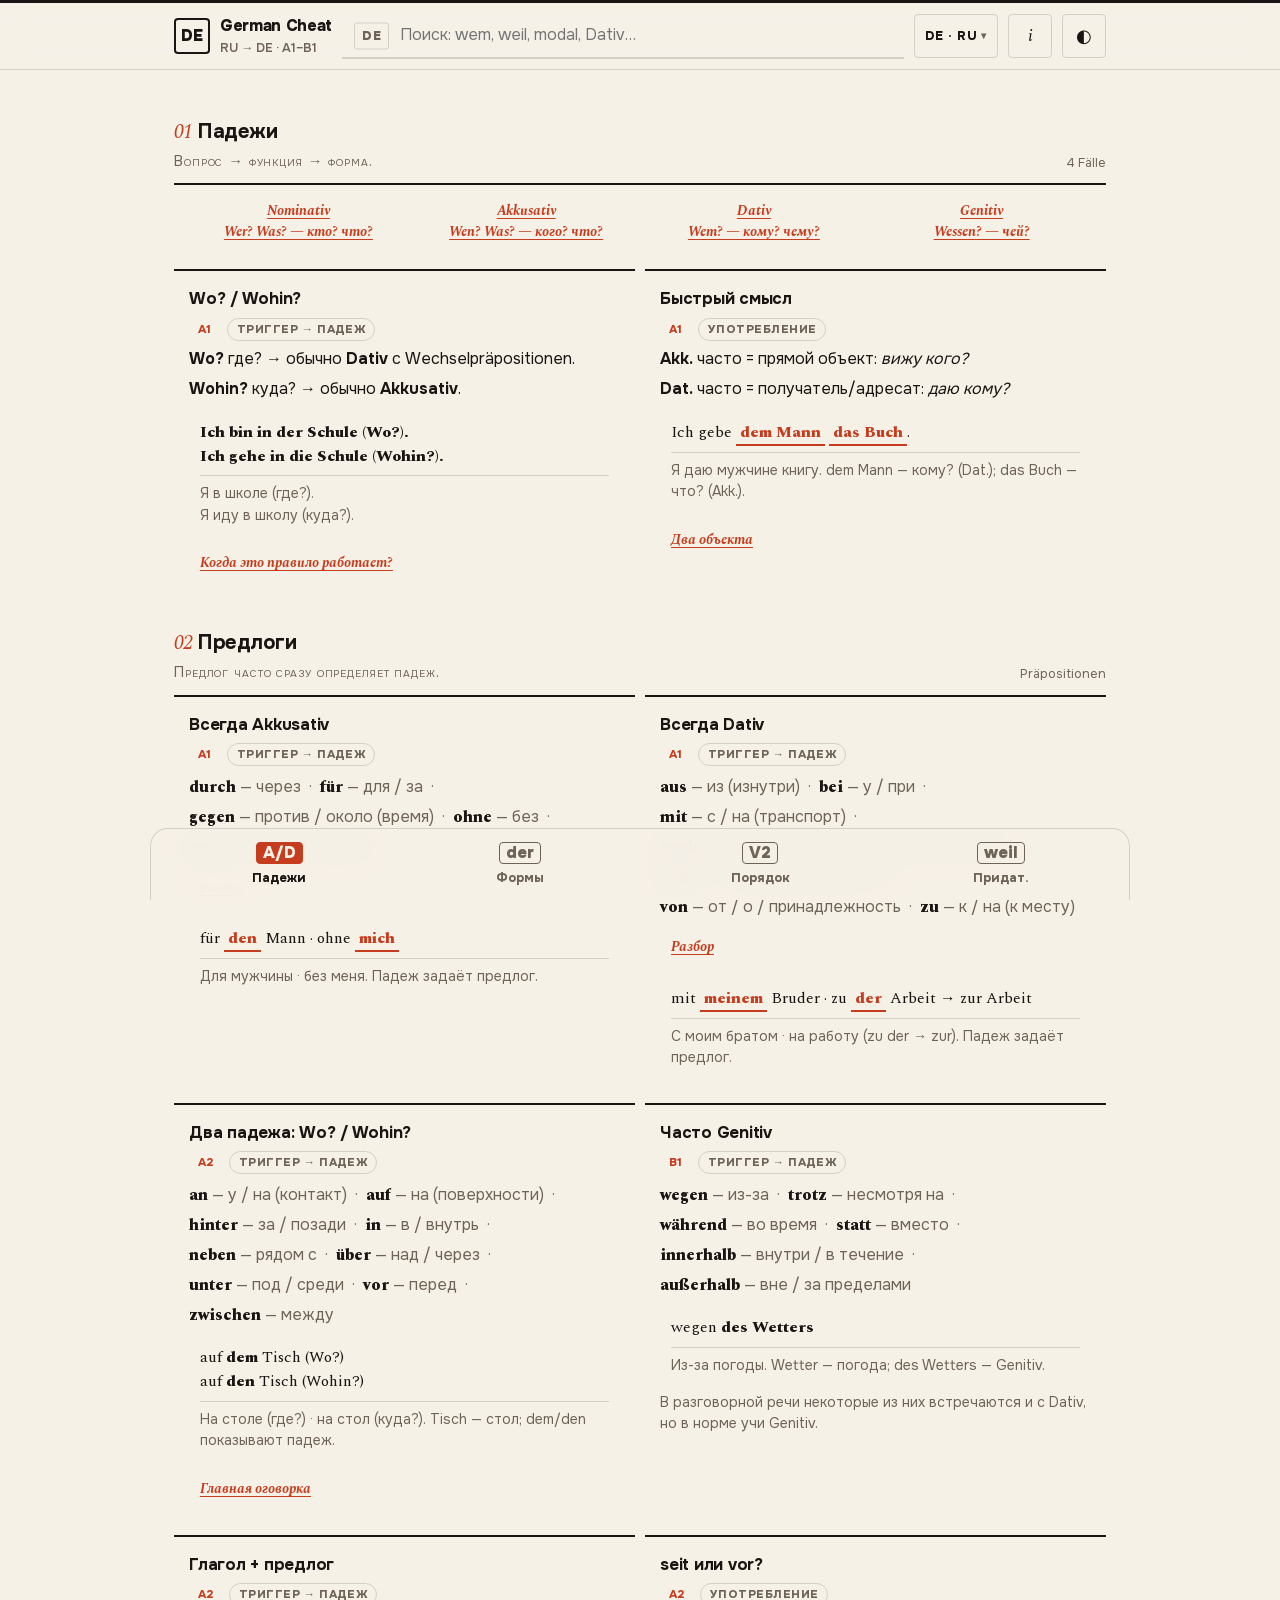
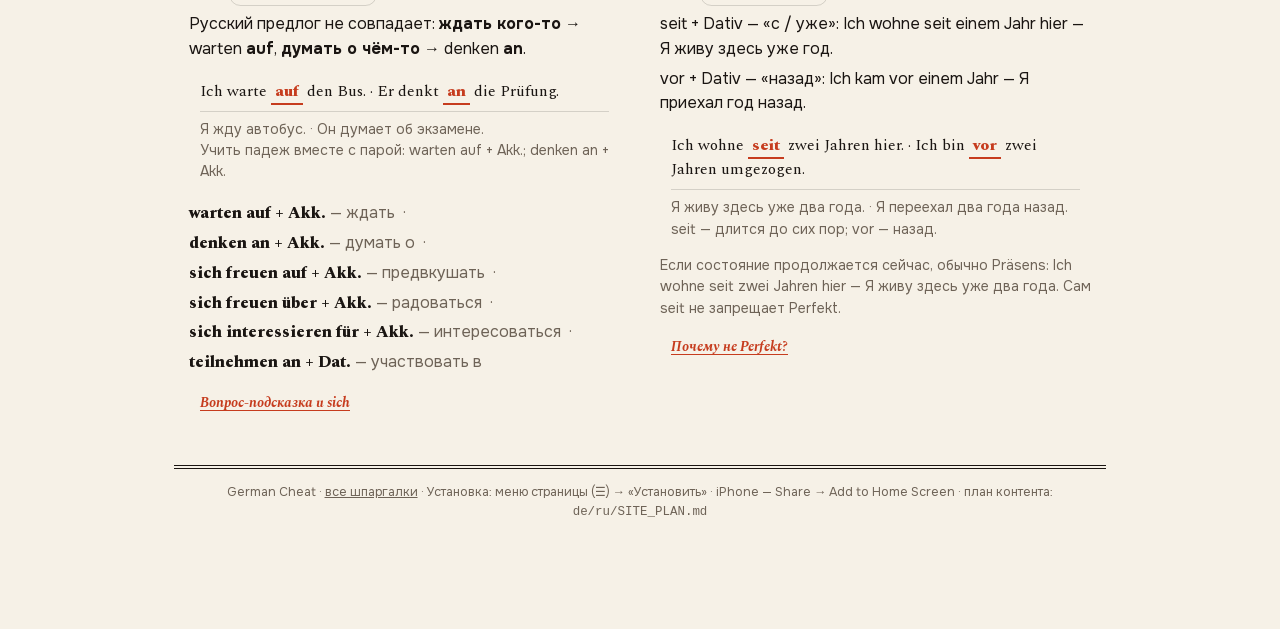
<file: de/ru/index.html>
<!doctype html>
<html lang="ru" data-skin="a">
<head>
  <meta charset="utf-8" />
  <meta name="viewport" content="width=device-width, initial-scale=1, viewport-fit=cover" />
  <!-- iOS standalone (Add to Home Screen): two WebKit viewport workarounds.
       (1) Relaunch restores a stale zoom level and pinch-out is unavailable
       there, so the scale is locked on iOS only (Safari itself ignores
       maximum-scale, Android and desktop keep pinch-zoom entirely).
       (2) A resumed standalone window can come back reporting a ~980px
       viewport, which trips the 720px desktop breakpoint in base.css;
       rewriting the meta forces WebKit to rebuild the real one. -->
  <script>
    if (/iphone|ipod/i.test(navigator.userAgent) || (/macintosh/i.test(navigator.userAgent) && navigator.maxTouchPoints > 1)) {
      const viewportMeta = document.querySelector('meta[name="viewport"]');
      const iOSViewport = 'width=device-width, initial-scale=1, maximum-scale=1, viewport-fit=cover';
      viewportMeta.setAttribute('content', iOSViewport);
      if (navigator.standalone) {
        const repairViewport = () => {
          if (window.innerWidth > screen.width * 1.5) {
            viewportMeta.setAttribute('content', 'width=device-width, initial-scale=1');
            setTimeout(() => viewportMeta.setAttribute('content', iOSViewport), 50);
          }
        };
        window.addEventListener('pageshow', repairViewport);
        document.addEventListener('visibilitychange', () => {
          if (document.visibilityState === 'visible') setTimeout(repairViewport, 0);
        });
      }
    }
  </script>
  <script>
    // Notebook is the default, including without JS or storage access.
    // Honor a saved Classic choice before stylesheets load.
    try { if (localStorage.getItem('skin') === 'classic') document.documentElement.removeAttribute('data-skin'); } catch (e) {}
  </script>
  <meta name="theme-color" content="#f6f7fb" media="(prefers-color-scheme: light)" />
  <meta name="theme-color" content="#10131b" media="(prefers-color-scheme: dark)" />
  <meta name="color-scheme" content="light dark" />
  <meta name="apple-mobile-web-app-capable" content="yes" />
  <meta name="apple-mobile-web-app-status-bar-style" content="default" />
  <meta name="apple-mobile-web-app-title" content="DE Cheat" />
  <meta name="description" content="Мобильная шпаргалка по немецкой грамматике: падежи, артикли, порядок слов, придаточные, глагольные конструкции." />
  <link rel="manifest" href="./manifest.webmanifest" />
  <link rel="icon" href="./icons/favicon.svg" type="image/svg+xml" />
  <link rel="icon" href="./icons/icon-32.png" sizes="32x32" type="image/png" />
  <link rel="apple-touch-icon" href="./icons/icon-180.png" />
  <meta property="og:title" content="German Grammar Cheatsheet" />
  <meta property="og:description" content="Немецкая грамматика без листания учебника: падежи, артикли, порядок слов, придаточные. A1–B1, офлайн." />
  <meta property="og:type" content="website" />
  <meta property="og:url" content="https://andkirby.github.io/learn-language-cheat-sheet/de/ru/" />
  <meta property="og:image" content="https://andkirby.github.io/learn-language-cheat-sheet/de/ru/icons/icon-512.png" />
  <meta name="twitter:card" content="summary" />
  <title>German Grammar Cheatsheet</title>
  <link rel="stylesheet" href="../../assets/base.css" />
  <link rel="stylesheet" href="../../assets/skin-a.css" />
  <!-- Generated from content/decks/de-ru.json by tools/build_pages.py — do not edit by hand;
       regenerate with: python3 tools/build_pages.py content/decks/de-ru.json -->
</head>
<body>
  <header class="topbar">
    <div class="topbar-inner">
      <details class="app-menu"><summary aria-label="Меню: язык, оформление, справка, установка"><span aria-hidden="true">☰</span></summary><div class="lang-pop app-pop"><div class="app-identity">German Cheat<small>RU → DE · A1–B1</small></div><div class="lang-group"><div class="lang-group-label">Язык обучения</div><span class="cur">Deutsch</span><a href="../../en/ru/">English</a><a href="../../it/en/">Italiano</a><a href="../../fr/en/">Français</a></div><div class="lang-group"><div class="lang-group-label">Язык объяснений</div><span class="cur">Русский</span><a href="../en/">English</a></div><div class="lang-group"><div class="lang-group-label">Оформление</div><div role="radiogroup" aria-label="Оформление"><button type="button" class="skin-row" role="radio" aria-checked="false" tabindex="-1" data-skin-mode="classic">Классика</button><button type="button" class="skin-row cur" role="radio" aria-checked="true" tabindex="0" data-skin-mode="a">Тетрадь</button></div></div><div class="lang-group project-links"><a class="project-link" href="https://github.com/andkirby/learn-language-cheat-sheet"><svg class="menu-icon" viewBox="0 0 24 24" width="20" height="20" aria-hidden="true" focusable="false"><path fill="currentColor" d="M12 .75a11.25 11.25 0 0 0-3.558 21.923c.563.104.768-.244.768-.542 0-.267-.01-.975-.015-1.914-3.13.68-3.79-1.508-3.79-1.508-.512-1.3-1.25-1.646-1.25-1.646-1.022-.699.078-.685.078-.685 1.13.08 1.725 1.16 1.725 1.16 1.005 1.722 2.637 1.225 3.278.937.102-.728.393-1.225.715-1.507-2.498-.284-5.124-1.249-5.124-5.56 0-1.229.44-2.233 1.16-3.02-.117-.284-.503-1.428.11-2.977 0 0 .945-.302 3.094 1.153A10.79 10.79 0 0 1 12 6.186c.956.004 1.918.129 2.817.378 2.148-1.455 3.09-1.153 3.09-1.153.616 1.549.23 2.693.113 2.977.722.787 1.158 1.791 1.158 3.02 0 4.322-2.63 5.273-5.136 5.552.404.35.766 1.043.766 2.1 0 1.516-.014 2.738-.014 3.11 0 .3.203.65.774.54A11.252 11.252 0 0 0 12 .75Z"/></svg><span>GitHub</span></a><a class="project-link" href="https://github.com/andkirby/learn-language-cheat-sheet/issues/new">Сообщить о проблеме</a></div><div class="app-sep" aria-hidden="true"></div><button class="menu-row" type="button" data-detail="lookup-help">Как пользоваться</button><button class="menu-row" type="button" data-install hidden>Установить</button></div></details>
      <div class="brand">
        <div class="brand-mark" aria-hidden="true">DE</div>
        <div>German Cheat<small>RU → DE · A1–B1</small></div>
      </div>
      <div class="search-wrap">
        <span class="search-chip" aria-hidden="true">DE</span>
        <input id="search" class="search" type="search" autocomplete="off" enterkeyhint="search" placeholder="Поиск: wem, weil, modal, Dativ…" aria-label="Поиск по немецкой шпаргалке" />
        <button id="clearSearch" class="clear-search" type="button" aria-label="Очистить поиск" hidden>×</button>
      </div>
      <details class="lang-menu" id="langMenu"><summary aria-label="Язык обучения, язык объяснений и оформление">DE · RU</summary><div class="lang-pop"><div class="lang-group"><div class="lang-group-label">Язык обучения</div><span class="cur">Deutsch</span><a href="../../en/ru/">English</a><a href="../../it/en/">Italiano</a><a href="../../fr/en/">Français</a></div><div class="lang-group"><div class="lang-group-label">Язык объяснений</div><span class="cur">Русский</span><a href="../en/">English</a></div><div class="lang-group"><div class="lang-group-label">Оформление</div><div role="radiogroup" aria-label="Оформление"><button type="button" class="skin-row" role="radio" aria-checked="false" tabindex="-1" data-skin-mode="classic">Классика</button><button type="button" class="skin-row cur" role="radio" aria-checked="true" tabindex="0" data-skin-mode="a">Тетрадь</button></div></div><div class="lang-group project-links"><a class="project-link" href="https://github.com/andkirby/learn-language-cheat-sheet"><svg class="menu-icon" viewBox="0 0 24 24" width="20" height="20" aria-hidden="true" focusable="false"><path fill="currentColor" d="M12 .75a11.25 11.25 0 0 0-3.558 21.923c.563.104.768-.244.768-.542 0-.267-.01-.975-.015-1.914-3.13.68-3.79-1.508-3.79-1.508-.512-1.3-1.25-1.646-1.25-1.646-1.022-.699.078-.685.078-.685 1.13.08 1.725 1.16 1.725 1.16 1.005 1.722 2.637 1.225 3.278.937.102-.728.393-1.225.715-1.507-2.498-.284-5.124-1.249-5.124-5.56 0-1.229.44-2.233 1.16-3.02-.117-.284-.503-1.428.11-2.977 0 0 .945-.302 3.094 1.153A10.79 10.79 0 0 1 12 6.186c.956.004 1.918.129 2.817.378 2.148-1.455 3.09-1.153 3.09-1.153.616 1.549.23 2.693.113 2.977.722.787 1.158 1.791 1.158 3.02 0 4.322-2.63 5.273-5.136 5.552.404.35.766 1.043.766 2.1 0 1.516-.014 2.738-.014 3.11 0 .3.203.65.774.54A11.252 11.252 0 0 0 12 .75Z"/></svg><span>GitHub</span></a><a class="project-link" href="https://github.com/andkirby/learn-language-cheat-sheet/issues/new">Сообщить о проблеме</a></div></div></details>
      <button class="icon-btn" id="start" type="button" data-detail="lookup-help" aria-haspopup="dialog" aria-label="Как пользоваться" title="Как пользоваться"><span class="ico" aria-hidden="true">i</span></button>
      <button class="theme-btn" id="themeBtn" type="button" aria-label="Тема: системная">◐</button>
      <button class="install-btn" type="button" data-install hidden>Установить</button>
    </div>
  </header>

  <noscript>
    <style>
      .tap, .install-btn, .clear-search, .theme-btn, .icon-btn, .menu-row, .install-nudge, .skin-row { display: none !important; }
    </style>
    <div class="notice" style="margin:12px 16px 0">Поиск, детали и установка приложения требуют JavaScript. Всё содержимое шпаргалки доступно ниже без него.</div>
    <p class="intro" style="margin:10px 16px 0">Смотри на <b>триггер</b> — падеж, предлог, союз или глагольную конструкцию, — потом на форму и позицию.</p>
  </noscript>

  <main>
    <p id="searchSummary" class="search-summary" role="status" aria-live="polite" hidden></p>
    <div id="noResults" class="no-results">Ничего не найдено. Попробуй “wem”, “modal”, “weil”, “Dativ”, “Perfekt”.</div>

    <section id="cases" data-section data-view="cases">
      <div class="section-head"><div><h2>Падежи</h2><p>Вопрос → функция → форма.</p></div><span class="section-badge">4 Fälle</span></div>
      <div class="case-grid cheat-card" id="cases-faelle" data-search="fälle cases падеж вопросы nominativ akkusativ dativ genitiv wer wen wem wessen was">
        <button class="tap case" data-detail="nominativ"><b>Nominativ</b><br>Wer? Was? — кто? что?</button>
        <button class="tap case" data-detail="akkusativ"><b>Akkusativ</b><br>Wen? Was? — кого? что?</button>
        <button class="tap case" data-detail="dativ"><b>Dativ</b><br>Wem? — кому? чему?</button>
        <button class="tap case" data-detail="genitiv"><b>Genitiv</b><br>Wessen? — чей?</button>
      </div>
      <div class="cards two" style="margin-top:10px">
        <article class="cheat-card" id="cases-wo-wohin" data-search="wo wohin wechselpräpositionen movement location направление место akkusativ dativ">
        <h3>Wo? / Wohin?</h3>
          <div class="badges"><span class="badge level">A1</span><span class="badge kind">триггер → падеж</span></div>
        <p><b>Wo?</b> где? → обычно <b>Dativ</b> с Wechselpräpositionen.</p>
        <p><b>Wohin?</b> куда? → обычно <b>Akkusativ</b>.</p>
        <div class="example pair">
          <div class="pair-src"><b>Ich bin in der Schule (Wo?).</b><br><b>Ich gehe in die Schule (Wohin?).</b></div>
          <div class="pair-gloss">Я в школе (где?).<br>Я иду в школу (куда?).</div>
        </div>
        <div class="chips"><button class="tap" data-detail="wo-wohin">Когда это правило работает?</button></div>
        </article>
        <article class="cheat-card" id="cases-objects" data-search="direct indirect object прямое косвенное дополнение akkusativ dativ geben">
        <h3>Быстрый смысл</h3>
          <div class="badges"><span class="badge level">A1</span><span class="badge kind">употребление</span></div>
        <p><b>Akk.</b> часто = прямой объект: <i>вижу кого?</i></p>
        <p><b>Dat.</b> часто = получатель/адресат: <i>даю кому?</i></p>
        <div class="example pair">
          <div class="pair-src">Ich gebe <b class="hit">dem Mann</b> <b class="hit">das Buch</b>.</div>
          <div class="pair-gloss">Я даю мужчине книгу. dem Mann — кому? (Dat.); das Buch — что? (Akk.).</div>
        </div>
        <div class="chips"><button class="tap" data-detail="objects">Два объекта</button></div>
        </article>
      </div>
    </section>
    <section id="forms" data-section data-view="forms">
      <div class="section-head"><div><h2>Артикли и местоимения</h2><p>Главные формы, которые реально меняются.</p></div><span class="section-badge">Formen</span></div>
      <article class="cheat-card" id="forms-artikel" data-search="artikel der die das den dem des definite артикли определенный">
        <h3>Определённый артикль</h3>
        <div class="badges"><span class="badge level">A1</span><span class="badge kind">формы</span></div>
        <div class="table-scroll">
          <table>
            <thead><tr><th></th><th>Mask.</th><th>Neut.</th><th>Fem.</th><th>Plural</th></tr></thead>
            <tbody>
              <tr><td>Nom.</td><td>der</td><td>das</td><td>die</td><td>die</td></tr>
              <tr><td>Akk.</td><td class="hot">den</td><td>das</td><td>die</td><td>die</td></tr>
              <tr><td>Dat.</td><td class="hot">dem</td><td class="hot">dem</td><td class="hot">der</td><td class="hot">den</td></tr>
              <tr><td>Gen.</td><td>des</td><td>des</td><td>der</td><td>der</td></tr>
            </tbody>
          </table>
        </div>
<div class="legend"><span class="legend-item"><b>der / die / das</b><span class="legend-mean"> — определённый артикль; род/падеж, не отдельное слово в русском</span></span></div>
        <div class="example pair">
          <div class="pair-src">Ich sehe <b>den</b> Mann.<br>mit <b>dem</b> Mann</div>
          <div class="pair-gloss">Я вижу мужчину.<br>С мужчиной. Mann — мужчина; der/den/dem — формы определённого артикля.</div>
        </div>
        <p class="tiny">Жирным — ловушки этого уровня: Maskulin-Akkusativ и весь Dativ. Genitiv меняется тоже, но на A1–B1 нужен реже.</p>
        <p class="tiny">Genitiv и Dativ Plural меняют и существительное: des Mannes · den Kindern — см. «Окончания и изменения».</p>
        <p class="tiny">Mask. — мужской род; Neut. — средний; Fem. — женский; Plural — множественное число.</p>
      </article>
      <article class="cheat-card" id="forms-dieser" data-search="dieser dieses diese указательное этот тот местоимение">
        <h3>dieser / diese / dieses</h3>
        <div class="badges"><span class="badge level">A1</span><span class="badge kind">формы</span></div>
        <p>dieser/diese/dieses — этот/эта/это; может указывать и на «тот» по контексту. Склоняется по образцу der/die/das.</p>
        <div class="example pair">
          <div class="pair-src"><b>dieser</b> Mann · <b>diese</b> Frau · <b>dieses</b> Kind<br>Ich nehme <b>diesen</b> Bus.</div>
          <div class="pair-gloss">Этот мужчина · эта женщина · этот ребёнок.<br>Я поеду этим автобусом.</div>
        </div>
        <div class="chips"><button class="tap" data-detail="dieser">Склонение и welcher</button></div>
      </article>
      <article class="cheat-card" id="forms-artikelwahl" data-search="der ein kein выбор впервые известный профессия артикль">
        <h3>der, ein или kein?</h3>
        <div class="badges"><span class="badge level">A1</span><span class="badge kind">употребление</span></div>
        <p><b>der</b> — конкретный, известный · <b>ein</b> — один из многих, впервые · <b>kein</b> — отрицание.</p>
<div class="legend"><span class="legend-item"><b>Lehrer / Ärztin</b><span class="legend-mean"> — учитель / врач (женщина)</span></span></div>
        <div class="example pair">
          <div class="pair-src">Das ist <b class="hit">ein</b> Hund. <b class="hit">Der</b> Hund ist groß. · Das ist <b class="hit">kein</b> Hund.</div>
          <div class="pair-gloss">Это собака. Эта собака большая. · Это не собака.<br>ein — вводим предмет; der — он уже известен; kein — отрицаем.</div>
        </div>
        <p class="tiny">Профессия — без артикля, как в русском: Ich bin Lehrer. · Sie ist Ärztin.</p>
        <div class="chips"><button class="tap" data-detail="article-choice">Второе упоминание</button></div>
      </article>
      <div class="cards two" style="margin-top:10px">
        <article class="cheat-card" id="forms-ein-words" data-search="ein eine einen indefinite kein mein dein possessiv притяжательные Ihr Ihre Ваш вежливое">
        <h3>ein / kein / mein…</h3>
          <div class="badges"><span class="badge level">A1</span><span class="badge kind">формы</span></div>
        <div class="table-scroll">
          <table>
            <thead><tr><th></th><th>Mask.</th><th>Neut.</th><th>Fem.</th><th>Plural*</th></tr></thead>
            <tbody>
              <tr><td>Nom.</td><td>mein</td><td>mein</td><td>meine</td><td>meine</td></tr>
              <tr><td>Akk.</td><td class="hot">meinen</td><td>mein</td><td>meine</td><td>meine</td></tr>
              <tr><td>Dat.</td><td class="hot">meinem</td><td class="hot">meinem</td><td class="hot">meiner</td><td class="hot">meinen</td></tr>
              <tr><td>Gen.</td><td>meines</td><td>meines</td><td>meiner</td><td>meiner</td></tr>
            </tbody>
          </table>
        </div>
<div class="legend"><span class="legend-item"><b>ein</b><span class="legend-mean"> — один / какой-то</span></span>
<span class="legend-item"><b>kein</b><span class="legend-mean"> — не / никакой</span></span>
<span class="legend-item"><b>mein</b><span class="legend-mean"> — мой</span></span>
<span class="legend-item"><b>dein</b><span class="legend-mean"> — твой</span></span>
<span class="legend-item"><b>sein</b><span class="legend-mean"> — его (также для среднего рода)</span></span>
<span class="legend-item"><b>ihr</b><span class="legend-mean"> — её / их</span></span>
<span class="legend-item"><b>unser</b><span class="legend-mean"> — наш</span></span>
<span class="legend-item"><b>euer</b><span class="legend-mean"> — ваш (нескольким на ты)</span></span>
<span class="legend-item"><b>Ihr</b><span class="legend-mean"> — Ваш (вежливо)</span></span></div>
        <div class="example pair">
          <div class="pair-src">Ich habe <b>einen</b> Bruder und <b>eine</b> Schwester.<br>mit <b>meinem</b> Bruder · mit <b>meiner</b> Schwester</div>
          <div class="pair-gloss">У меня есть брат и сестра.<br>С моим братом · с моей сестрой.</div>
        </div>
        <p class="tiny">Жирным — ловушки этого уровня: Maskulin-Akkusativ и весь Dativ. Genitiv меняется тоже, но на A1–B1 нужен реже.</p>
        <p class="tiny">* У <i>ein</i> нет мн. числа. Колонка <i>mein</i> — модель для всех: <i>kein, dein, sein, ihr, unser, euer</i> склоняются так же — основа + окончание из таблицы.</p>
        <div class="chips"><button class="tap" data-detail="possessives">mein / dein / sein / ihr…</button><button class="tap" data-detail="why-ein-endings">Почему meinen?</button><button class="tap" data-detail="ihrem">Почему mit ihrem Bruder?</button></div>
        <p class="tiny">Mask. — мужской род; Neut. — средний; Fem. — женский; Plural — множественное число.</p>
        </article>
        <article class="cheat-card" id="forms-negation" data-search="nicht kein отрицание не никакой вообще нет машина">
        <h3>nicht или kein</h3>
          <div class="badges"><span class="badge level">A1</span><span class="badge kind">употребление</span></div>
        <p><b>kein</b> — вместо ein перед существительным: kein Geld, keine Zeit.</p>
        <p><b>nicht</b> — всё остальное: глаголы, прилагательные, местоимения.</p>
        <div class="example pair">
          <div class="pair-src">Ich habe <b>kein</b> Auto. · Ich schlafe <b>nicht</b>. · Das ist <b>nicht</b> mein Auto.</div>
          <div class="pair-gloss">У меня нет машины. · Я не сплю. · Это не моя машина.</div>
        </div>
        <div class="chips"><button class="tap" data-detail="negation">Где стоит nicht?</button></div>
        </article>
        <article class="cheat-card" id="forms-pronomen" data-search="personal pronouns личные местоимения ich mich mir du dich dir ihn ihm uns euch ihnen">
        <h3>Личные местоимения</h3>
          <div class="badges"><span class="badge level">A1</span><span class="badge kind">формы</span></div>
        <div class="table-scroll">
          <table>
            <thead><tr><th>Nom.</th><th>Akk.</th><th>Dat.</th></tr></thead>
            <tbody>
              <tr><td>ich</td><td>mich</td><td class="hot">mir</td></tr>
              <tr><td>du</td><td>dich</td><td class="hot">dir</td></tr>
              <tr><td>er</td><td>ihn</td><td class="hot">ihm</td></tr>
              <tr><td>sie</td><td>sie</td><td class="hot">ihr</td></tr>
              <tr><td>es</td><td>es</td><td class="hot">ihm</td></tr>
              <tr><td>wir</td><td>uns</td><td>uns</td></tr>
              <tr><td>ihr</td><td>euch</td><td>euch</td></tr>
              <tr><td>sie/Sie</td><td>sie/Sie</td><td class="hot">ihnen/Ihnen</td></tr>
            </tbody>
          </table>
        </div>
<div class="legend"><span class="legend-item"><b>ich / du</b><span class="legend-mean"> — я / ты</span></span>
<span class="legend-item"><b>er / sie / es</b><span class="legend-mean"> — он / она / оно</span></span>
<span class="legend-item"><b>wir / ihr</b><span class="legend-mean"> — мы / вы (несколько)</span></span>
<span class="legend-item"><b>sie / Sie</b><span class="legend-mean"> — они / Вы (вежливо)</span></span></div>
        <div class="example pair">
          <div class="pair-src">Kennst du <b>ihn</b>? — Ich helfe <b>ihm</b>.</div>
          <div class="pair-gloss">Ты его знаешь? — Я ему помогаю. ihn — его (Akk.); ihm — ему (Dat.).</div>
        </div>
        <p class="tiny">Жирным — Dativ, отличающийся от Akkusativ (uns, euch совпадают).</p>
        <div class="chips"><button class="tap" data-detail="pronouns">Как быстро запомнить</button></div>
        </article>
      </div>
    </section>
    <section id="preps" data-section data-view="cases">
      <div class="section-head"><div><h2>Предлоги</h2><p>Предлог часто сразу определяет падеж.</p></div><span class="section-badge">Präpositionen</span></div>
      <div class="cards two">
        <article class="cheat-card" id="preps-praep-akk" data-search="akkusativ prepositions durch für gegen ohne um">
        <h3>Всегда Akkusativ</h3>
          <div class="badges"><span class="badge level">A1</span><span class="badge kind">триггер → падеж</span></div>
<div class="legend"><span class="legend-item"><b>durch</b><span class="legend-mean"> — через</span></span>
<span class="legend-item"><b>für</b><span class="legend-mean"> — для / за</span></span>
<span class="legend-item"><b>gegen</b><span class="legend-mean"> — против / около (время)</span></span>
<span class="legend-item"><b>ohne</b><span class="legend-mean"> — без</span></span>
<span class="legend-item"><b>um</b><span class="legend-mean"> — вокруг / в (время)</span></span></div>
        <div class="chips"><button class="tap" data-detail="prep-akk">Разбор</button></div>
        <div class="example pair">
          <div class="pair-src">für <b class="hit">den</b> Mann · ohne <b class="hit">mich</b></div>
          <div class="pair-gloss">Для мужчины · без меня. Падеж задаёт предлог.</div>
        </div>
        </article>
        <article class="cheat-card" id="preps-praep-dat" data-search="dativ prepositions aus bei mit nach seit von zu">
        <h3>Всегда Dativ</h3>
          <div class="badges"><span class="badge level">A1</span><span class="badge kind">триггер → падеж</span></div>
<div class="legend"><span class="legend-item"><b>aus</b><span class="legend-mean"> — из (изнутри)</span></span>
<span class="legend-item"><b>bei</b><span class="legend-mean"> — у / при</span></span>
<span class="legend-item"><b>mit</b><span class="legend-mean"> — с / на (транспорт)</span></span>
<span class="legend-item"><b>nach</b><span class="legend-mean"> — после / в (город, страна без артикля)</span></span>
<span class="legend-item"><b>seit</b><span class="legend-mean"> — с / уже (длительность)</span></span>
<span class="legend-item"><b>von</b><span class="legend-mean"> — от / о / принадлежность</span></span>
<span class="legend-item"><b>zu</b><span class="legend-mean"> — к / на (к месту)</span></span></div>
        <div class="chips"><button class="tap" data-detail="prep-dat">Разбор</button></div>
        <div class="example pair">
          <div class="pair-src">mit <b class="hit">meinem</b> Bruder · zu <b class="hit">der</b> Arbeit → zur Arbeit</div>
          <div class="pair-gloss">С моим братом · на работу (zu der → zur). Падеж задаёт предлог.</div>
        </div>
        </article>
        <article class="cheat-card" id="preps-wechsel" data-search="wechselpräpositionen an auf hinter in neben über unter vor zwischen wo wohin two-way">
        <h3>Два падежа: Wo? / Wohin?</h3>
          <div class="badges"><span class="badge level">A2</span><span class="badge kind">триггер → падеж</span></div>
<div class="legend"><span class="legend-item"><b>an</b><span class="legend-mean"> — у / на (контакт)</span></span>
<span class="legend-item"><b>auf</b><span class="legend-mean"> — на (поверхности)</span></span>
<span class="legend-item"><b>hinter</b><span class="legend-mean"> — за / позади</span></span>
<span class="legend-item"><b>in</b><span class="legend-mean"> — в / внутрь</span></span>
<span class="legend-item"><b>neben</b><span class="legend-mean"> — рядом с</span></span>
<span class="legend-item"><b>über</b><span class="legend-mean"> — над / через</span></span>
<span class="legend-item"><b>unter</b><span class="legend-mean"> — под / среди</span></span>
<span class="legend-item"><b>vor</b><span class="legend-mean"> — перед</span></span>
<span class="legend-item"><b>zwischen</b><span class="legend-mean"> — между</span></span></div>
        <div class="example pair">
          <div class="pair-src">auf <b>dem</b> Tisch (Wo?)<br>auf <b>den</b> Tisch (Wohin?)</div>
          <div class="pair-gloss">На столе (где?) · на стол (куда?). Tisch — стол; dem/den показывают падеж.</div>
        </div>
        <div class="chips"><button class="tap" data-detail="two-way">Главная оговорка</button></div>
        </article>
        <article class="cheat-card" id="preps-praep-gen" data-search="genitiv prepositions wegen trotz während statt innerhalb außerhalb">
        <h3>Часто Genitiv</h3>
          <div class="badges"><span class="badge level">B1</span><span class="badge kind">триггер → падеж</span></div>
<div class="legend"><span class="legend-item"><b>wegen</b><span class="legend-mean"> — из-за</span></span>
<span class="legend-item"><b>trotz</b><span class="legend-mean"> — несмотря на</span></span>
<span class="legend-item"><b>während</b><span class="legend-mean"> — во время</span></span>
<span class="legend-item"><b>statt</b><span class="legend-mean"> — вместо</span></span>
<span class="legend-item"><b>innerhalb</b><span class="legend-mean"> — внутри / в течение</span></span>
<span class="legend-item"><b>außerhalb</b><span class="legend-mean"> — вне / за пределами</span></span></div>
        <div class="example pair">
          <div class="pair-src">wegen <b>des Wetters</b></div>
          <div class="pair-gloss">Из-за погоды. Wetter — погода; des Wetters — Genitiv.</div>
        </div>
        <p class="tiny">В разговорной речи некоторые из них встречаются и с Dativ, но в норме учи Genitiv.</p>
        </article>
        <article class="cheat-card" id="preps-verb-praep" data-search="warten auf denken an freuen sich teilnehmen глагол предлог ждать думать участвовать">
        <h3>Глагол + предлог</h3>
          <div class="badges"><span class="badge level">A2</span><span class="badge kind">триггер → падеж</span></div>
        <p>Русский предлог не совпадает: <b>ждать кого-то</b> → warten <b>auf</b>, <b>думать о чём-то</b> → denken <b>an</b>.</p>
        <div class="example pair">
          <div class="pair-src">Ich warte <b class="hit">auf</b> den Bus. · Er denkt <b class="hit">an</b> die Prüfung.</div>
          <div class="pair-gloss">Я жду автобус. · Он думает об экзамене.<br>Учить падеж вместе с парой: warten auf + Akk.; denken an + Akk.</div>
        </div>
<div class="legend"><span class="legend-item"><b>warten auf + Akk.</b><span class="legend-mean"> — ждать</span></span>
<span class="legend-item"><b>denken an + Akk.</b><span class="legend-mean"> — думать о</span></span>
<span class="legend-item"><b>sich freuen auf + Akk.</b><span class="legend-mean"> — предвкушать</span></span>
<span class="legend-item"><b>sich freuen über + Akk.</b><span class="legend-mean"> — радоваться</span></span>
<span class="legend-item"><b>sich interessieren für + Akk.</b><span class="legend-mean"> — интересоваться</span></span>
<span class="legend-item"><b>teilnehmen an + Dat.</b><span class="legend-mean"> — участвовать в</span></span></div>
        <div class="chips"><button class="tap" data-detail="verb-preps">Вопрос-подсказка и sich</button></div>
        </article>
        <article class="cheat-card" id="preps-seit-vor" data-search="seit vor уже с тех пор назад два года живу">
        <h3>seit или vor?</h3>
          <div class="badges"><span class="badge level">A2</span><span class="badge kind">употребление</span></div>
        <p>seit + Dativ — «с / уже»: Ich wohne seit einem Jahr hier — Я живу здесь уже год.</p>
        <p>vor + Dativ — «назад»: Ich kam vor einem Jahr — Я приехал год назад.</p>
        <div class="example pair">
          <div class="pair-src">Ich wohne <b class="hit">seit</b> zwei Jahren hier. · Ich bin <b class="hit">vor</b> zwei Jahren umgezogen.</div>
          <div class="pair-gloss">Я живу здесь уже два года. · Я переехал два года назад.<br>seit — длится до сих пор; vor — назад.</div>
        </div>
        <p class="tiny">Если состояние продолжается сейчас, обычно Präsens: Ich wohne seit zwei Jahren hier — Я живу здесь уже два года. Сам seit не запрещает Perfekt.</p>
        <div class="chips"><button class="tap" data-detail="seit-vor">Почему не Perfekt?</button></div>
        </article>
      </div>
    </section>
    <section id="order" data-section data-view="order">
      <div class="section-head"><div><h2>Порядок слов</h2><p>Сначала найди спрягаемый глагол.</p></div><span class="section-badge">Wortstellung</span></div>
      <div class="cards two">
        <article class="cheat-card" id="order-v2" data-search="main clause hauptsatz verb second v2 position 2 второе место heute ich gehe">
        <h3>Главное: V2</h3>
          <div class="badges"><span class="badge level">A1</span><span class="badge kind">порядок</span></div>
        <div class="formula"><span class="slot">Позиция 1</span><span class="arrow">→</span><span class="slot verb">глагол</span><span class="arrow">→</span><span class="slot">остальное</span></div>
        <div class="example pair">
          <div class="pair-src">Ich <b class="hit">gehe</b> heute in den Laden.<br>Heute <b class="hit">gehe</b> ich in den Laden.</div>
          <div class="pair-gloss">Я иду сегодня в магазин.<br>Сегодня я иду в магазин. gehe — иду; глагол остаётся на позиции 2.</div>
        </div>
        <div class="chips"><button class="tap" data-detail="v2">Что значит “позиция 2”?</button></div>
        </article>
        <article class="cheat-card" id="order-inversion" data-search="inversion heute dann deshalb position 1 subject после наречия">
        <h3>Если сначала Heute / Dann / Deshalb…</h3>
          <div class="badges"><span class="badge level">A2</span><span class="badge kind">порядок</span></div>
        <p>Подлежащее уходит <b>после глагола</b>.</p>
        <div class="example pair">
          <div class="pair-src"><b>Heute muss ich</b> arbeiten.<br>Не: <s>Heute ich muss…</s></div>
          <div class="pair-gloss">Сегодня мне нужно работать. müssen → muss — нужно; arbeiten — работать.<br>После Heute глагол идёт перед ich.</div>
        </div>
        </article>
        <article class="cheat-card" id="order-w-fragen" data-search="question fragen w frage wer was wann warum wie verb first v1">
        <h3>Вопросы</h3>
          <div class="badges"><span class="badge level">A1</span><span class="badge kind">порядок</span></div>
        <div class="formula"><span class="slot verb">Kommst</span><span class="slot">du heute?</span></div>
        <div class="formula"><span class="slot">Wann</span><span class="slot verb">kommst</span><span class="slot">du?</span></div>
        <p class="tiny">Kommst du heute? — Ты придёшь сегодня? · Wann kommst du? — Когда ты придёшь?</p>
        <p class="tiny">Да/нет → глагол первым. W-вопрос (wer, was, wann, warum, wie…) → вопросительное слово + глагол.</p>
<div class="legend"><span class="legend-item"><b>wer / was</b><span class="legend-mean"> — кто / что</span></span>
<span class="legend-item"><b>wann / warum</b><span class="legend-mean"> — когда / почему</span></span>
<span class="legend-item"><b>wie / wo / wohin</b><span class="legend-mean"> — как / где / куда</span></span></div>
        </article>
        <article class="cheat-card" id="order-tekamolo" data-search="tekamolo temporal kausal modal lokal order обстоятельства время причина способ место">
        <h3>TeKaMoLo</h3>
          <div class="badges"><span class="badge level">A2</span><span class="badge kind">порядок</span></div>
        <p><b>Te</b>mporal → <b>Ka</b>usal → <b>Mo</b>dal → <b>Lo</b>kal</p>
        <div class="example pair">
          <div class="pair-src">Ich fahre <b>heute</b> <b>wegen der Arbeit</b> <b>mit dem Zug</b> <b>nach Berlin</b>.</div>
          <div class="pair-gloss">Сегодня я еду в Берлин на поезде по работе.<br>heute — сегодня; wegen der Arbeit — по работе; mit dem Zug — на поезде; nach Berlin — в Берлин.</div>
        </div>
        <div class="chips"><button class="tap" data-detail="tekamolo">Это жёсткое правило?</button></div>
        </article>
        <article class="cheat-card" id="order-partikeln" data-search="modalpartikeln doch mal denn ja schon gar wohl частицы ведь же ну разве оттенок">
        <h3>Частицы: doch, mal, denn…</h3>
          <div class="badges"><span class="badge level">B1</span><span class="badge kind">употребление</span></div>
        <p>Не переводятся дословно — задают <b>оттенок</b>. Учить парами с русским:</p>
<div class="legend"><span class="legend-item"><b>doch</b><span class="legend-mean"> — ведь / же</span></span>
<span class="legend-item"><b>mal</b><span class="legend-mean"> — ну, -ка</span></span>
<span class="legend-item"><b>denn</b><span class="legend-mean"> — же / разве</span></span>
<span class="legend-item"><b>ja</b><span class="legend-mean"> — ведь</span></span>
<span class="legend-item"><b>schon</b><span class="legend-mean"> — уж</span></span>
<span class="legend-item"><b>gar</b><span class="legend-mean"> — вообще</span></span>
<span class="legend-item"><b>wohl</b><span class="legend-mean"> — наверное</span></span></div>
        <div class="chips"><button class="tap" data-detail="particles">Разбор и позиция</button></div>
        <div class="example pair">
          <div class="pair-src">Komm <b class="hit">mal</b> her! · Das ist <b class="hit">ja</b> klar! · Wie heißt du <b class="hit">denn</b>?</div>
          <div class="pair-gloss">Подойди-ка сюда! · Это ведь ясно! · А как тебя зовут?<br>Приблизительные оттенки в этих примерах, не постоянные переводы.</div>
        </div>
        </article>
        <article class="cheat-card" id="order-imperativ" data-search="komm geht kommen sie повелительное наклонение приказ просьба команда">
        <h3>Повелительное</h3>
          <div class="badges"><span class="badge level">A1</span><span class="badge kind">формы</span></div>
        <p>Imperativ — просьба, команда или инструкция: говорим человеку, что сделать.</p>
        <div class="formula"><span class="slot">du → Komm!</span><span class="arrow">·</span><span class="slot">ihr → Geht!</span><span class="arrow">·</span><span class="slot">Sie → Kommen Sie!</span></div>
        <div class="example pair">
          <div class="pair-src">Komm <b>mal</b> her! · <b>Seien</b> Sie ruhig!</div>
          <div class="pair-gloss">Подойди-ка сюда! · Ведите себя тихо!<br>Komm! — подойди; Geht! — идите (нескольким); Kommen Sie! — подойдите (вежливо).</div>
        </div>
        <div class="example pair">
          <div class="pair-src"><b>Sie warten.</b> → <b class="hit">Warten Sie bitte!</b></div>
          <div class="pair-gloss">Вы ждёте (утверждение). → Подождите, пожалуйста! (просьба). В форме Imperativ глагол стоит перед Sie.</div>
        </div>
        <div class="chips"><button class="tap" data-detail="imperative">Формы и порядок слов</button></div>
        </article>
      </div>
    </section>
    <section id="verbs" data-section data-view="order">
      <div class="section-head"><div><h2>Глагольная рамка</h2><p>Часть глагола часто живёт в конце.</p></div><span class="section-badge">Satzklammer</span></div>
      <div class="cards two">
        <article class="cheat-card" id="verbs-modalverben" data-search="modal müssen können wollen sollen dürfen mögen infinitiv end modal verbs">
        <h3>Модальные глаголы</h3>
          <div class="badges"><span class="badge level">A1</span><span class="badge kind">формы</span></div>
        <div class="formula"><span class="slot">Heute</span><span class="slot verb">muss</span><span class="slot">ich in den Laden</span><span class="slot end">gehen</span></div>
        <p class="tiny">Сегодня мне нужно пойти в магазин. heute — сегодня; gehen — идти; in den Laden — в магазин.</p>
        <p>muss — спрягаемый модальный глагол на позиции 2; gehen — инфинитив в конце.</p>
<ul class="legend legend-list" role="list"><li class="legend-item"><b>können → kann</b><span class="legend-mean"> — мочь / уметь</span></li>
<li class="legend-item"><b>müssen → muss</b><span class="legend-mean"> — нужно / должен</span></li>
<li class="legend-item"><b>wollen → will</b><span class="legend-mean"> — хотеть</span></li>
<li class="legend-item"><b>sollen → soll</b><span class="legend-mean"> — следует / велено</span></li>
<li class="legend-item"><b>dürfen → darf</b><span class="legend-mean"> — можно / разрешено</span></li>
<li class="legend-item"><b>mögen → mag</b><span class="legend-mean"> — нравиться / любить</span></li></ul>
        <div class="chips"><button class="tap" data-detail="modal">Все модальные</button></div>
        </article>
        <article class="cheat-card" id="verbs-perfekt" data-search="perfekt haben sein partizip ii gegangen gemacht past perfect">
        <h3>Perfekt</h3>
          <div class="badges"><span class="badge level">A1</span><span class="badge kind">формы</span></div>
        <div class="formula"><span class="slot">Ich</span><span class="slot verb">habe</span><span class="slot">das schon</span><span class="slot end">gemacht</span></div>
        <p class="tiny">Ich habe das schon gemacht — Я это уже сделал. machen → gemacht — делать → сделал; habe — вспомогательный глагол Perfekt.</p>
        <div class="example pair">
          <div class="pair-src">Ich <b class="hit">bin</b> nach Hause <b class="hit">gegangen</b>.</div>
          <div class="pair-gloss">Я пошёл домой. gehen → gegangen — идти → пошёл; здесь движение к месту → sein.</div>
        </div>
        <div class="chips"><button class="tap" data-detail="perfekt">haben или sein?</button></div>
        </article>
        <article class="cheat-card" id="verbs-trennbare" data-search="separable trennbare verben aufstehen prefix отделяемые приставки">
        <h3>Отделяемые глаголы</h3>
          <div class="badges"><span class="badge level">A2</span><span class="badge kind">формы</span></div>
        <div class="formula"><span class="slot">Ich</span><span class="slot verb">stehe</span><span class="slot">um 7 Uhr</span><span class="slot end">auf</span></div>
        <p class="tiny">Ich stehe um 7 Uhr auf — Я встаю в 7 часов. aufstehen — вставать.</p>
        <div class="example pair">
          <div class="pair-src">weil ich um 7 Uhr <b>aufstehe</b></div>
          <div class="pair-gloss">…потому что я встаю в 7 часов. aufstehen — вставать; stehe … auf — встаю.</div>
        </div>
        <div class="chips"><button class="tap" data-detail="separable">Почему в придаточном снова вместе?</button></div>
        </article>
        <article class="cheat-card" id="verbs-passiv" data-search="passive passiv werden partizip ii wird gebaut пассив">
        <h3>Passiv</h3>
          <div class="badges"><span class="badge level">B1</span><span class="badge kind">формы</span></div>
        <div class="formula"><span class="slot">Das Haus</span><span class="slot verb">wird</span><span class="slot">2026</span><span class="slot end">gebaut</span></div>
        <p class="tiny">Das Haus wird 2026 gebaut — Дом строят в 2026 году. Haus — дом; bauen → gebaut — строить → построенный; wird образует Passiv.</p>
        <p><b>werden + Partizip II</b></p>
        <div class="chips"><button class="tap" data-detail="passive">Passiv в двух временах</button></div>
        </article>
        <article class="cheat-card" id="verbs-konjunktiv2" data-search="konjunktiv ii würde wurde wäre hätte könnte müsste sollte сослагательное нереальное вежливость совет unreal wish polite">
        <h3>Konjunktiv II</h3>
          <div class="badges"><span class="badge level">B1</span><span class="badge kind">формы</span></div>
        <p><b>würde + инфинитив</b> — универсальная форма; частые прямые: <b>wäre, hätte, könnte, möchte, müsste, sollte</b>.</p>
<div class="legend"><span class="legend-item"><b>wäre / hätte</b><span class="legend-mean"> — был бы / имел бы</span></span>
<span class="legend-item"><b>könnte / möchte</b><span class="legend-mean"> — мог бы / хотел бы</span></span>
<span class="legend-item"><b>müsste / sollte</b><span class="legend-mean"> — нужно было бы / следовало бы</span></span></div>
        <div class="example pair">
          <div class="pair-src">Wenn ich Zeit <b class="hit">hätte</b>, <b class="hit">würde</b> ich reisen.<br><b class="hit">Könnten Sie</b> mir helfen?</div>
          <div class="pair-gloss">Если бы у меня было время, я бы путешествовал.<br>Не могли бы Вы мне помочь? (вежливая просьба).</div>
        </div>
        <div class="chips"><button class="tap" data-detail="konjunktiv2">Когда и зачем</button></div>
        </article>
        <article class="cheat-card" id="verbs-doppelinfinitiv" data-search="doppelinfinitiv ersatzinfinitiv haben arbeiten müssen два инфинитива modal perfekt double infinitive">
        <h3>Perfekt с модальным: два инфинитива</h3>
          <div class="badges"><span class="badge level">B1</span><span class="badge kind">порядок</span></div>
        <p>Вместо Partizip II — <b>Infinitiv + Infinitiv</b>.</p>
        <div class="example pair">
          <div class="pair-src">Ich <b class="hit">habe arbeiten müssen</b>. Не “gemusst”.</div>
          <div class="pair-gloss">Мне пришлось работать. müssen — нужно; arbeiten — работать.</div>
        </div>
        <p class="tiny">Достаточно узнавать; активно — уровень выше.</p>
        <div class="chips"><button class="tap" data-detail="double-infinitive">Разбор</button></div>
        </article>
        <article class="cheat-card" id="verbs-praeteritum" data-search="präteritum war hatte wollte konnte musste sollte простое прошедшее письменное">
        <h3>Präteritum: war, hatte…</h3>
          <div class="badges"><span class="badge level">A2</span><span class="badge kind">формы</span></div>
        <p>Вторая форма прошедшего. В речи — Perfekt; в текстах, а также с <b>sein, haben и модальными</b> — Präteritum: <b>wollte, konnte, musste, sollte</b>:</p>
<div class="legend"><span class="legend-item"><b>wollte / konnte</b><span class="legend-mean"> — хотел / мог</span></span>
<span class="legend-item"><b>musste / sollte / durfte</b><span class="legend-mean"> — пришлось / следовало / разрешалось</span></span></div>
        <div class="example pair">
          <div class="pair-src">Ich <b class="hit">war</b> krank. · Ich <b class="hit">hatte</b> keine Zeit.</div>
          <div class="pair-gloss">Я был болен. · У меня не было времени.<br>sein → war — быть → был; haben → hatte — иметь → имел.</div>
        </div>
        <p class="tiny">Достаточно узнавать; активно — в основном war/hatte/модальные.</p>
        <div class="chips"><button class="tap" data-detail="praeteritum">Формы и граница</button></div>
        </article>
      </div>
    </section>
    <section id="clauses" data-section data-view="clauses">
      <div class="section-head"><div><h2>Придаточные</h2><p>Союз в начале, спрягаемый глагол — в конец.</p></div><span class="section-badge">Nebensätze</span></div>
      <div class="cards two">
        <article class="cheat-card" id="clauses-weil" data-search="weil because потому что subordinate verb end придаточное">
        <h3>weil — потому что</h3>
          <div class="badges"><span class="badge level">A1</span><span class="badge kind">связь</span></div>
        <div class="formula"><span class="slot sub">weil</span><span class="slot">ich heute arbeiten</span><span class="slot end">muss</span></div>
        <p class="tiny">weil ich heute arbeiten muss — потому что мне сегодня нужно работать.</p>
        <div class="example pair">
          <div class="pair-src">Ich komme nicht, <b>weil ich arbeiten muss.</b></div>
          <div class="pair-gloss">Я не приду, потому что мне нужно работать. kommen — приходить; arbeiten — работать.</div>
        </div>
        </article>
        <article class="cheat-card" id="clauses-dass" data-search="dass that что ich glaube denke hoffe sage subordinate">
        <h3>dass — что</h3>
          <div class="badges"><span class="badge level">A2</span><span class="badge kind">связь</span></div>
<div class="legend"><span class="legend-item"><b>glauben / denken</b><span class="legend-mean"> — полагать / думать</span></span>
<span class="legend-item"><b>hoffen / sagen / wissen</b><span class="legend-mean"> — надеяться / говорить / знать</span></span></div>
        <div class="example pair">
          <div class="pair-src">Ich glaube, <b>dass er heute kommt.</b></div>
          <div class="pair-gloss">Я думаю, что он сегодня придёт. glauben — полагать; kommt — придёт/приходит.</div>
        </div>
        <p class="tiny">Типично после glauben, denken, hoffen, sagen, wissen…</p>
        </article>
        <article class="cheat-card" id="clauses-wenn-als" data-search="wenn if when если когда condition repeated als subordinate">
        <h3>wenn — если / когда</h3>
          <div class="badges"><span class="badge level">A2</span><span class="badge kind">связь</span></div>
        <div class="example pair">
          <div class="pair-src"><b>Wenn ich Zeit habe,</b> komme ich.</div>
          <div class="pair-gloss">Если у меня будет время, я приду. haben — иметь; Zeit — время; komme — приду.</div>
        </div>
        <p>Если придаточное стоит первым, после запятой сразу идёт глагол главного: <b>…, komme ich.</b></p>
        <div class="chips"><button class="tap" data-detail="wenn-als">wenn vs als</button></div>
        </article>
        <article class="cheat-card" id="clauses-obwohl" data-search="obwohl although хотя subordinate verb end trotzdem">
        <h3>obwohl — хотя</h3>
          <div class="badges"><span class="badge level">A2</span><span class="badge kind">связь</span></div>
        <div class="example pair">
          <div class="pair-src">Er geht spazieren, <b>obwohl es regnet.</b></div>
          <div class="pair-gloss">Он идёт гулять, хотя идёт дождь. spazieren gehen — гулять; es regnet — идёт дождь.</div>
        </div>
        <div class="chips"><button class="tap" data-detail="obwohl">obwohl vs trotzdem</button></div>
        </article>
        <article class="cheat-card" id="clauses-ob" data-search="ob whether ли indirect question indirekte frage">
        <h3>ob — ли</h3>
          <div class="badges"><span class="badge level">A2</span><span class="badge kind">связь</span></div>
        <div class="example pair">
          <div class="pair-src">Ich weiß nicht, <b>ob er kommt.</b></div>
          <div class="pair-gloss">Я не знаю, придёт ли он. wissen → weiß — знать → знаю.</div>
        </div>
        </article>
        <article class="cheat-card" id="clauses-konnektoren" data-search="und aber denn oder sondern coordinating conjunctions coordinators verb second не отправляют глагол в конец sondern vs aber nicht sondern не а исправление не только но и">
        <h3>Не отправляют глагол в конец</h3>
          <div class="badges"><span class="badge level">A1</span><span class="badge kind">связь</span></div>
<div class="legend"><span class="legend-item"><b>und</b><span class="legend-mean"> — и</span></span>
<span class="legend-item"><b>aber</b><span class="legend-mean"> — но</span></span>
<span class="legend-item"><b>denn</b><span class="legend-mean"> — потому что</span></span>
<span class="legend-item"><b>oder</b><span class="legend-mean"> — или</span></span>
<span class="legend-item"><b>sondern</b><span class="legend-mean"> — а (не A, а B)</span></span></div>
        <div class="example pair">
          <div class="pair-src">Ich bleibe zu Hause, <b class="hit">denn</b> ich bin müde.</div>
          <div class="pair-gloss">Я остаюсь дома, потому что устал. denn — потому что; после него V2.</div>
        </div>
        <div class="example pair">
          <div class="pair-src">Sie kommt <b>nicht</b> aus Bukarest, <b class="hit">sondern</b> aus Deva.</div>
          <div class="pair-gloss">Она не из Бухареста, а из Девы. sondern — «а» при исправлении отрицания.</div>
        </div>
        <div class="chips"><button class="tap" data-detail="coordinators">weil vs denn</button><button class="tap" data-detail="sondern">sondern vs aber</button></div>
        </article>
      </div>
      <div class="cards two" style="margin-top:10px">
        <article class="cheat-card" id="clauses-um-zu-damit" data-search="um zu damit purpose цель чтобы infinitive subject same different">
        <h3>um … zu / damit — чтобы</h3>
          <div class="badges"><span class="badge level">A2</span><span class="badge kind">связь</span></div>
        <div class="example pair">
          <div class="pair-src">Ich lerne Deutsch, <b class="hit">um in Berlin zu arbeiten.</b><br>Ich erkläre es langsam, <b class="hit">damit du alles verstehst.</b></div>
          <div class="pair-gloss">Я учу немецкий, чтобы работать в Берлине (один субъект).<br>Я объясняю медленно, чтобы ты всё понял (разные субъекты).</div>
        </div>
        <div class="chips"><button class="tap" data-detail="um-damit">Как выбрать?</button></div>
        </article>
        <article class="cheat-card" id="clauses-relativsatz" data-search="relative clause relativsatz der das den dem dessen deren который относительные">
        <h3>Относительное придаточное</h3>
          <div class="badges"><span class="badge level">B1</span><span class="badge kind">связь</span></div>
        <div class="example pair">
          <div class="pair-src">Das ist der Mann, <b class="hit">der</b> hier arbeitet.<br>Das ist der Mann, <b class="hit">den</b> ich kenne.</div>
          <div class="pair-gloss">Это мужчина, который здесь работает (der — субъект).<br>Это мужчина, которого я знаю (den — объект).</div>
        </div>
        <p class="tiny">Genitiv: der Mann, <b>dessen</b> Auto… (чей; ж.р./мн.ч. — <b>deren</b>)</p>
        <div class="chips"><button class="tap" data-detail="relative">Как выбрать der/den/dem?</button></div>
        </article>
        <article class="cheat-card" id="clauses-verknuepfungen" data-search="deshalb trotzdem allerdings außerdem währenddessen связки поэтому тем не менее впрочем кроме того тем временем">
        <h3>Связующие наречия</h3>
          <div class="badges"><span class="badge level">B1</span><span class="badge kind">связь</span></div>
        <p>Не союзы: занимают <b>позицию 1</b>, дальше глагол (см. V2):</p>
<div class="legend"><span class="legend-item"><b>deshalb</b><span class="legend-mean"> — поэтому</span></span>
<span class="legend-item"><b>trotzdem</b><span class="legend-mean"> — тем не менее</span></span>
<span class="legend-item"><b>allerdings</b><span class="legend-mean"> — впрочем / однако</span></span>
<span class="legend-item"><b>außerdem</b><span class="legend-mean"> — кроме того</span></span>
<span class="legend-item"><b>währenddessen</b><span class="legend-mean"> — тем временем</span></span></div>
        <div class="chips"><button class="tap" data-detail="linking-adverbs">Чем отличаются от союзов?</button></div>
        <div class="example pair">
          <div class="pair-src">Es regnete. <b class="hit">Deshalb</b> blieben wir zu Hause. · <b class="hit">Trotzdem</b> ging er spazieren.</div>
          <div class="pair-gloss">Шёл дождь. Поэтому мы остались дома. · Тем не менее он пошёл гулять.</div>
        </div>
        </article>
      </div>
    </section>
    <section id="extras" data-section data-view="forms">
      <div class="section-head"><div><h2>Окончания и изменения</h2><p>Небольшие правила, которые часто ломают правильную форму.</p></div><span class="section-badge">Endungen</span></div>
      <div class="cards two">
        <article class="cheat-card" id="extras-verb-endungen" data-search="sein haben спряжение окончание глагола настоящее время ich du er sie wir ihr">
        <h3>Глагол: окончания</h3>
          <div class="badges"><span class="badge level">A1</span><span class="badge kind">формы</span></div>
        <div class="table-scroll">
          <table>
            <thead><tr><th></th><th>spielen</th><th>sein</th><th>haben</th></tr></thead>
            <tbody>
              <tr><td>ich</td><td class="hot">spiele</td><td>bin</td><td>habe</td></tr>
              <tr><td>du</td><td class="hot">spielst</td><td>bist</td><td>hast</td></tr>
              <tr><td>er/sie/es</td><td class="hot">spielt</td><td>ist</td><td>hat</td></tr>
              <tr><td>wir</td><td>spielen</td><td>sind</td><td>haben</td></tr>
              <tr><td>ihr</td><td class="hot">spielt</td><td>seid</td><td>habt</td></tr>
              <tr><td>sie/Sie</td><td>spielen</td><td>sind</td><td>haben</td></tr>
            </tbody>
          </table>
        </div>
        <p class="tiny">Основа + окончание: -e, -st, -t (ich/du/er). Жирным — на чём чаще всего ошибаются.</p>
<div class="legend"><span class="legend-item"><b>spielen</b><span class="legend-mean"> — играть</span></span>
<span class="legend-item"><b>sein</b><span class="legend-mean"> — быть</span></span>
<span class="legend-item"><b>haben</b><span class="legend-mean"> — иметь</span></span></div>
        <div class="chips"><button class="tap" data-detail="conjugation">Смена гласной и -t/-d</button></div>
        </article>
        <article class="cheat-card" id="extras-dativ-plural" data-search="dativ plural n kindern freunden существительное множественное">
        <h3>Dativ Plural</h3>
          <div class="badges"><span class="badge level">A2</span><span class="badge kind">формы</span></div>
        <p>Обычно артикль <b>den</b> + существительное получает <b>-n</b>, если его ещё нет.</p>
        <div class="example pair">
          <div class="pair-src">mit <b>den Kindern</b> · mit <b>meinen Freunden</b></div>
          <div class="pair-gloss">С детьми · с моими друзьями. Kind → Kinder — ребёнок → дети; Freund → Freunde — друг → друзья.</div>
        </div>
        </article>
        <article class="cheat-card" id="extras-plural" data-search="plural множественное число умлаут frauen stühle kinder autos">
        <h3>Множественное число: пять моделей</h3>
          <div class="badges"><span class="badge level">A1</span><span class="badge kind">формы</span></div>
        <p>Множественное число учат со словом: -e, -er, -(e)n, -s или без окончания; иногда с умлаутом. Род даёт лишь подсказку, не надёжное правило.</p>
        <div class="example pair">
          <div class="pair-src">die Frau → die <b>Frauen</b> · der Stuhl → die <b>Stühle</b><br>das Kind → die <b>Kinder</b> · das Auto → die <b>Autos</b></div>
          <div class="pair-gloss">Женщина → женщины · стул → стулья.<br>Ребёнок → дети · машина → машины.</div>
        </div>
        <p class="tiny">Заимствования и короткие слова → -s: Parks, Handys. Форму конкретного слова при сомнении проверяй в словаре.</p>
        <div class="chips"><button class="tap" data-detail="plural">Все пять моделей</button></div>
        </article>
        <article class="cheat-card" id="extras-genitiv-s" data-search="genitiv s es vaters noun endings">
        <h3>Genitiv: -s / -es</h3>
          <div class="badges"><span class="badge level">A2</span><span class="badge kind">формы</span></div>
        <p>Maskulin/Neutrum часто получают <b>-s/-es</b>.</p>
        <div class="example pair">
          <div class="pair-src">das Auto <b>des Vaters</b><br>die Farbe <b>des Hauses</b></div>
          <div class="pair-gloss">Машина отца · цвет дома. Vater — отец; Haus — дом.</div>
        </div>
        </article>
        <article class="cheat-card" id="extras-n-deklination" data-search="n-deklination student studenten weak nouns">
        <h3>N-Deklination</h3>
          <div class="badges"><span class="badge level">B1</span><span class="badge kind">формы</span></div>
        <p>Некоторые мужские существительные получают <b>-n/-en</b> почти везде, кроме Nominativ Singular.</p>
        <div class="example pair">
          <div class="pair-src">der Student → den/dem/des <b>Studenten</b></div>
          <div class="pair-gloss">Студент: der Student (кто?) → den Studenten (кого?), dem Studenten (кому?), des Studenten (чей?).</div>
        </div>
        <div class="chips"><button class="tap" data-detail="n-decl">Частые слова</button></div>
        </article>
        <article class="cheat-card" id="extras-adjektive" data-search="adjective endings прилагательные der ein guter guten gutem окончания">
        <h3>Прилагательные: не учи вслепую</h3>
          <div class="badges"><span class="badge level">A2</span><span class="badge kind">формы</span></div>
        <p>После <b>der-слов</b> артикль уже показывает род/падеж, поэтому прилагательное чаще имеет <b>-e/-en</b>.</p>
        <div class="example pair">
          <div class="pair-src">der gut<b>e</b> Mann · mit dem gut<b>en</b> Mann</div>
          <div class="pair-gloss">Хороший мужчина · с хорошим мужчиной. gut → gute/guten — хороший, с окончанием.</div>
        </div>
        <div class="chips"><button class="tap" data-detail="adjectives">Короткая модель</button></div>
        </article>
        <article class="cheat-card" id="extras-komparativ" data-search="komparativ superlativ schneller am schnellsten больше лучше сравнение степень als">
        <h3>Сравнение: -er / am -sten</h3>
          <div class="badges"><span class="badge level">A2</span><span class="badge kind">формы</span></div>
        <div class="formula"><span class="slot">schnell</span><span class="arrow">→</span><span class="slot">schneller</span><span class="arrow">→</span><span class="slot">am schnellsten</span></div>
<div class="legend"><span class="legend-item"><b>gut → besser → am besten</b><span class="legend-mean"> — хорошо → лучше → лучше всех</span></span>
<span class="legend-item"><b>viel → mehr → am meisten</b><span class="legend-mean"> — много → больше → больше всего</span></span>
<span class="legend-item"><b>gern → lieber → am liebsten</b><span class="legend-mean"> — охотно → охотнее → охотнее всего</span></span></div>
        <div class="example pair">
          <div class="pair-src">Heute ist es <b>wärmer</b>. · Ich komme <b>später</b> <b>als</b> du.</div>
          <div class="pair-gloss">Сегодня теплее. · Я приду позже тебя.<br>schnell → schneller → am schnellsten — быстро → быстрее → быстрее всех.</div>
        </div>
        <div class="chips"><button class="tap" data-detail="comparative">Умлаут и разбор</button></div>
        </article>
      </div>
    </section>
    <div class="footer">German Cheat · <a href="../../">все шпаргалки</a> · <span id="install-help">Установка: меню страницы (☰) → «Установить» · iPhone — Share → Add to Home Screen</span> · план контента: <code>de/ru/SITE_PLAN.md</code></div>
  </main>

  <nav class="bottom-nav" aria-label="Основная навигация">
    <a class="nav-item active" aria-current="true" href="#cases" data-nav="cases"><span class="ico" aria-hidden="true">A/D</span><span>Падежи</span></a>
    <a class="nav-item" href="#forms" data-nav="forms"><span class="ico" aria-hidden="true">der</span><span>Формы</span></a>
    <a class="nav-item" href="#order" data-nav="order"><span class="ico" aria-hidden="true">V2</span><span>Порядок</span></a>
    <a class="nav-item" href="#clauses" data-nav="clauses"><span class="ico" aria-hidden="true">weil</span><span>Придат.</span></a>
  </nav>

  <div id="installNudge" class="install-nudge" role="status" hidden>
    <span class="nudge-text">Работайте офлайн — установите шпаргалку на телефон</span>
    <button class="tap neutral" type="button" data-install>Установить</button>
    <button class="nudge-close" type="button" aria-label="Закрыть">×</button>
  </div>

  <dialog id="detailDialog" aria-labelledby="detailTitle">
    <div class="sheet">
      <div class="grab" aria-hidden="true"></div>
      <div class="sheet-head">
        <div><h2 id="detailTitle"></h2><p class="lead" id="detailLead"></p></div>
        <button class="close-sheet" id="closeDialog" aria-label="Закрыть" type="button">×</button>
      </div>
      <div id="detailBody"></div>
    </div>
  </dialog>

  <script>
    const DETAILS = {
  "lookup-help": {
    "title": "Как пользоваться",
    "lead": "Триггер → форма → позиция.",
    "body": "<div class=\"detail-block\"><b class=\"detail-label\">Схема</b>Найди триггер — падежный вопрос, предлог, союз или глагольную конструкцию, — потом смотри нужную форму и позицию глагола.</div><div class=\"detail-block\"><b class=\"detail-label\">Поиск</b>Ищи сразу: <i>wem</i>, <i>weil</i>, <i>Perfekt</i> — или по-русски. Поиск проверяет все разделы сразу.</div><div class=\"detail-block\"><b class=\"detail-label\">Навигация</b>Четыре раздела внизу: падежи, формы, порядок слов, придаточные.</div><div class=\"detail-block\"><b class=\"detail-label\">Слова и формы</b>Модальные: müssen — нужно, muss — форма для ich/er/sie/es. Infinitiv — базовая форма; Partizip II — причастие (machen → gemacht). haben/sein могут образовывать Perfekt, werden — Passiv: переводится вся конструкция, а не каждое слово отдельно.</div>"
  },
  "linking-adverbs": {
    "title": "Связующие наречия: разбор",
    "lead": "Позиция 1, глагол сразу после: Deshalb blieben wir…",
    "body": "<div class=\"detail-block\"><b class=\"detail-label\">deshalb / deswegen</b>Ich war müde, <i>deshalb</i> schlief ich sofort.<p class=\"detail-comment\">Я устал, поэтому сразу уснул. «поэтому»: причина — в первом предложении.</p></div><div class=\"detail-block\"><b class=\"detail-label\">trotzdem vs obwohl</b>Es regnete. <i>Trotzdem</i> ging er raus. — наречие, позиция 1. · …, <i>obwohl</i> es regnete. — союз, глагол в конец. «Trotzdem, dass…» — разговорное; в норме obwohl.<p class=\"detail-comment\">Шёл дождь. Тем не менее он вышел. · …хотя шёл дождь.</p></div><div class=\"detail-block\"><b class=\"detail-label\">allerdings</b>Das Essen war gut. <i>Allerdings</i> war es teuer.<p class=\"detail-comment\">Еда была хорошая. Впрочем, она была дорогой. «впрочем/однако»: мягкий контраст.</p></div><div class=\"detail-block\"><b class=\"detail-label\">außerdem</b>Er ist müde. <i>Außerdem</i> hat er Kopfschmerzen.<p class=\"detail-comment\">Он устал. Кроме того, у него болит голова. «кроме того»: добавление.</p></div><div class=\"detail-block\"><b class=\"detail-label\">währenddessen</b>Ich koche. <i>Währenddessen</i> sieht er fern.<p class=\"detail-comment\">Я готовлю. Тем временем он смотрит телевизор. «тем временем»: одновременность.</p></div><div class=\"detail-block\"><b class=\"detail-label\">Позиция</b>Позиция 1 — как Heute/Dann в V2. Сравни с союзом denn: после него обычный порядок слов, см. Coordinators.</div>"
  },
  "conjugation": {
    "title": "Спряжение: нюансы",
    "lead": "Основа + окончание — но у сильных глаголов меняется гласная.",
    "body": "<div class=\"detail-block\"><b class=\"detail-label\">-t/-d основы</b>arbeiten → du <i>arbeitest</i><p class=\"detail-comment\">arbeiten → du arbeitest — работать → ты работаешь. между -t-основой и -st/-t вставляется -e-.</p></div><div class=\"detail-block\"><b class=\"detail-label\">Смена гласной</b><i>lesen</i> → du <i>liest</i> · <i>fahren</i> → du <i>fährst</i>, er <i>fährt</i> (a → ä).<p class=\"detail-comment\">lesen → du liest — читать → ты читаешь; fahren → du fährst, er fährt — ехать → ты едешь, он едет. Только du и er.</p></div><div class=\"detail-block\"><b class=\"detail-label\">sein / haben</b>Нерегулярные целиком: <i>bin, bist, ist…</i> · <i>habe, hast, hat…</i><p class=\"detail-comment\">sein — быть: я есть, ты есть, он есть; haben — иметь: у меня/тебя/него есть. В русском «есть» часто опускается. учи как таблицу.</p></div><div class=\"detail-block\"><b class=\"detail-label\">wir / ihr / Sie</b>Для регулярных глаголов: wir/sie/Sie — как инфинитив; ihr — основа + -t. sein — исключение: wir/sie/Sie sind, ihr seid.</div>"
  },
  "negation": {
    "title": "nicht: позиция",
    "lead": "Обычно перед тем, что остаётся; перед словом — когда отрицаешь именно его.",
    "body": "<div class=\"detail-block\"><b class=\"detail-label\">Перед остатком</b>Ich komme <b>nicht</b>. · Ich gehe heute <b>nicht</b> ins Kino.<p class=\"detail-comment\">Я не приду. · Я сегодня не пойду в кино. не в самом конце, а перед тем, что осталось в предложении.</p></div><div class=\"detail-block\"><b class=\"detail-label\">Перед словом</b>Ich komme <b>nicht</b> heute, sondern morgen.<p class=\"detail-comment\">Я приду не сегодня, а завтра. «не сегодня»: отрицаешь обстоятельство, а не приход. Этот «а» — sondern: он стоит только после отрицания.</p></div><div class=\"detail-block\"><b class=\"detail-label\">kein склоняется</b>Как ein: kein Auto · keine Zeit · <i>keinen</i> Mann (Akk.) · keinem Kind (Dat.).<p class=\"detail-comment\">kein Auto — нет машины; keine Zeit — нет времени; Ich sehe keinen Mann — Я не вижу ни одного мужчины; Ich helfe keinem Kind — Я не помогаю ни одному ребёнку.</p></div><div class=\"detail-block\"><b class=\"detail-label\">Разница</b><i>kein</i> Auto = вообще нет машины · <i>nicht</i> mein Auto = машина есть, но не моя.</div>"
  },
  "imperative": {
    "title": "Imperativ: формы и порядок слов",
    "lead": "Просьба, команда или инструкция; форма зависит от того, к кому обращаемся.",
    "body": "<div class=\"detail-block\"><b class=\"detail-label\">Sie: утверждение и просьба</b><b>Sie warten.</b> → <b>Warten Sie bitte!</b><p class=\"detail-comment\">Вы ждёте. → Подождите, пожалуйста! Обычная форма Imperativ: глагол + Sie. Но Sie warten jetzt hier! — «Сейчас Вы будете ждать здесь!» — может звучать как строгая инструкция по контексту; это форма утверждения, не Imperativ.</p></div><div class=\"detail-block\"><b class=\"detail-label\">Правило du</b><i>du kommst</i> → <i>Komm!</i> · <i>du machst</i> → <i>Mach!</i>.<p class=\"detail-comment\">du kommst → Komm! — ты приходишь → Приходи!; du machst → Mach! — ты делаешь → Делай!</p></div><div class=\"detail-block\"><b class=\"detail-label\">e→i остаётся, умлаут теряется</b><i>du gibst</i> → <i>Gib!</i> · <i>du liest</i> → <i>Lies!</i> · <i>du fährst</i> → <i>Fahr!</i><p class=\"detail-comment\">Gib! — Дай!; Lies! — Читай!; Fahr! — Езжай! (умлаут в повелительном теряется).</p></div><div class=\"detail-block\"><b class=\"detail-label\">-t/-d основы</b><i>du wartest</i> → <i>Warte!</i><p class=\"detail-comment\">Ты ждёшь → Жди! вставное -e-.</p></div><div class=\"detail-block\"><b class=\"detail-label\">sein</b><i>Sei ruhig!</i> · <i>Seid ruhig!</i> · <i>Seien Sie ruhig!</i><p class=\"detail-comment\">Будь тихим! · Будьте тихими! · Ведите себя тихо! (вежливо). исключение.</p></div><div class=\"detail-block\"><b class=\"detail-label\">ihr / Sie</b>ihr-форма без ihr: <i>Geht!</i> · глагол + Sie: <i>Kommen Sie bitte!</i>.<p class=\"detail-comment\">Идите! (нескольким) · Приходите, пожалуйста! (вежливо).</p></div>"
  },
  "praeteritum": {
    "title": "Präteritum: формы",
    "lead": "sein, haben и модальные часто употребляют в Präteritum даже в речи; это не запрет Perfekt.",
    "body": "<div class=\"detail-block\"><b class=\"detail-label\">Готовые формы</b><i>war, hatte, wollte, konnte, musste, sollte, durfte</i><p class=\"detail-comment\">war — был; hatte — имел; wollte — хотел; konnte — мог; musste — пришлось/должен был; sollte — следовало/было велено; durfte — разрешалось. учи списком.</p></div><div class=\"detail-block\"><b class=\"detail-label\">Регулярные</b>основа + <i>-te</i>: machte, spielte, arbeitete. 1-е и 3-е лицо совпадают.<p class=\"detail-comment\">machte — делал; spielte — играл; arbeitete — работал.</p></div><div class=\"detail-block\"><b class=\"detail-label\">Граница с Perfekt</b>Речь: <i>Ich bin gegangen</i>. Текст: <i>Er ging</i> — «пошёл». Но модальные и sein/haben — почти всегда Präteritum: <i>Ich musste arbeiten</i> (см. Два инфинитива).<p class=\"detail-comment\">Ich bin gegangen — Я ушёл/пошёл; Er ging — Он ушёл/пошёл. sein, haben и модальные часто стоят в Präteritum даже в речи, но Perfekt тоже возможен: Ich habe arbeiten müssen — Мне пришлось работать.</p></div>"
  },
  "comparative": {
    "title": "Сравнение: разбор",
    "lead": "Короткое прилагательное часто получает умлаут: kurz → kürzer.",
    "body": "<div class=\"detail-block\"><b class=\"detail-label\">Умлаут</b><i>kurz → kürzer</i> · <i>alt → älter</i> · <i>groß → größer</i><p class=\"detail-comment\">Короткий → короче; старый → старше; большой/высокий → больше/выше. обычно односложные.</p></div><div class=\"detail-block\"><b class=\"detail-label\">than = als</b>größer <i>als</i> ich. — «чем я». В сравнении — всегда als (равенство — so … wie).<p class=\"detail-comment\">Выше/больше меня; so groß wie ich — такой же высокий, как я.</p></div><div class=\"detail-block\"><b class=\"detail-label\">am -sten</b>Суперлатив-наречие: Er läuft <i>am schnellsten</i>. С артиклем: der beste Film.<p class=\"detail-comment\">Он бегает быстрее всех. · Лучший фильм.</p></div>"
  },
  "article-choice": {
    "title": "der vs ein: впервые или уже известно",
    "lead": "Первый раз — ein; дальше — der.",
    "body": "<div class=\"detail-block\"><b class=\"detail-label\">Пара</b><i>Ein Hund</i> läuft durch den Park. <i>Der Hund</i> trägt einen Ball. — «какая-то собака» → «та самая собака».<p class=\"detail-comment\">По парку бежит собака. Собака несёт мяч. laufen — бежать/идти; tragen — нести.</p></div><div class=\"detail-block\"><b class=\"detail-label\">Профессия</b><i>Ich bin Lehrer</i> · <i>Sie ist Ärztin</i> — как в русском, без артикля.<p class=\"detail-comment\">Я учитель. · Она врач. Lehrer — учитель; Ärztin — врач (женщина).</p></div><div class=\"detail-block\"><b class=\"detail-label\">kein</b><i>Das ist kein Hund</i>, <i>sondern ein Wolf</i>. — отрицание того самого ein.<p class=\"detail-comment\">Это не собака, а волк. Wolf — волк.</p></div>"
  },
  "verb-preps": {
    "title": "Глагол + предлог: разбор",
    "lead": "Учить пару вместе с падежом: warten auf + Akk., teilnehmen an + Dat.",
    "body": "<div class=\"detail-block\"><b class=\"detail-label\">Подсказка вопросом</b>Auf wen wartest du? — Кого ты ждёшь? Пара warten auf требует Akkusativ: Ich warte auf den Bus — Я жду автобус. Сам auf может употребляться и с Dativ в других конструкциях.<p class=\"detail-comment\">Wen? — кого?; Bus — автобус.</p></div><div class=\"detail-block\"><b class=\"detail-label\">Частые пары</b>warten <i>auf + Akk</i> (ждать) · denken <i>an + Akk</i> (думать о) · sich erinnern <i>an + Akk</i> (помнить о) · teilnehmen <i>an + Dat</i> (участвовать в) · sich interessieren <i>für + Akk</i> (интересоваться).</div><div class=\"detail-block\"><b class=\"detail-label\">sich freuen</b><i>Ich freue mich auf die Reise</i> — предвкушаю (будущее) · <i>Ich freue mich über das Geschenk</i> — радуюсь уже случившемуся.<p class=\"detail-comment\">Я предвкушаю поездку. · Я рад подарку. Reise — поездка; Geschenk — подарок.</p></div><div class=\"detail-block\"><b class=\"detail-label\">sich</b>Возвратное местоимение: <i>Ich freue mich</i>, <i>du freust dich</i> — глагол «отражается» в местоимении. Пока достаточно узнавать.<p class=\"detail-comment\">Ich freue mich — Я рад/радуюсь; du freust dich — ты радуешься. mich/dich — возвратные формы, отдельный дословный перевод здесь не нужен.</p></div>"
  },
  "seit-vor": {
    "title": "seit: почему настоящее?",
    "lead": "Состояние продолжается сейчас → обычно Präsens; seit задаёт начало или длительность.",
    "body": "<div class=\"detail-block\"><b class=\"detail-label\">seit = до сих пор</b><i>Ich wohne seit zwei Jahren hier</i>. — Präsens + Dativ (zwei Jahr<i>en</i>! — см. Dativ Plural). Русское «живу» тоже настоящее.<p class=\"detail-comment\">Я живу здесь уже два года.</p></div><div class=\"detail-block\"><b class=\"detail-label\">vor = назад</b><i>Ich bin vor zwei Jahren umgezogen</i>. — «переехал два года назад»: точка в прошлом + прошедшее время.</div><div class=\"detail-block\"><b class=\"detail-label\">Не как в английском</b>English: I have lived here for two years (Perfect). Немецкий — <i>Präsens</i>: <i>Ich wohne hier seit zwei Jahren</i>.<p class=\"detail-comment\">Я живу здесь уже два года. Разные языки выражают продолжающееся состояние разными временами.</p></div><div class=\"detail-block\"><b class=\"detail-label\">Граница правила</b>Seit gestern habe ich nichts gegessen.<p class=\"detail-comment\">Со вчерашнего дня я ничего не ел. seit допускает Perfekt: действие рассматривается за период до настоящего.</p></div>"
  },
  "nominativ": {
    "title": "Nominativ",
    "lead": "Wer? Was? — кто? что?",
    "body": "<div class=\"detail-block\"><b class=\"detail-label\">Обычно</b>Подлежащее: тот, кто выполняет действие.</div><div class=\"detail-block\"><b class=\"detail-label\">Пример</b><i>Der Mann</i> arbeitet.<p class=\"detail-comment\">Мужчина работает. arbeiten — работать. Кто работает? Der Mann.</p></div>"
  },
  "akkusativ": {
    "title": "Akkusativ",
    "lead": "Wen? Was? — кого? что?",
    "body": "<div class=\"detail-block\"><b class=\"detail-label\">Часто</b>Прямой объект действия.</div><div class=\"detail-block\"><b class=\"detail-label\">Пример</b>Ich sehe <i>den Mann</i>.<p class=\"detail-comment\">Я вижу мужчину. sehen → sehe — видеть → вижу. Wen sehe ich?</p></div><div class=\"detail-block\"><b class=\"detail-label\">Самое заметное изменение</b>Maskulin: der → <b>den</b>, ein → <b>einen</b>.</div>"
  },
  "dativ": {
    "title": "Dativ",
    "lead": "Wem? — кому? чему?",
    "body": "<div class=\"detail-block\"><b class=\"detail-label\">Часто</b>Получатель, адресат, косвенный объект.</div><div class=\"detail-block\"><b class=\"detail-label\">Пример</b>Ich helfe <i>dem Mann</i>.<p class=\"detail-comment\">Я помогаю мужчине. helfen → helfe — помогать → помогаю. Wem helfe ich?</p></div><div class=\"detail-block\"><b class=\"detail-label\">Запомни</b>mit, bei, nach, seit, von, zu, aus → Dativ.<p class=\"detail-comment\">mit — с; bei — у/при; nach — после/в (направление); seit — с/уже; von — от/о; zu — к/на; aus — из. Значение зависит от контекста.</p></div>"
  },
  "genitiv": {
    "title": "Genitiv",
    "lead": "Wessen? — чей? кого/чего?",
    "body": "<div class=\"detail-block\"><b class=\"detail-label\">Часто</b>Принадлежность или связь.</div><div class=\"detail-block\"><b class=\"detail-label\">Пример</b>Das Auto <i>des Mannes</i>.<p class=\"detail-comment\">Машина мужчины. Auto — машина; Mann — мужчина.</p></div><div class=\"detail-block\"><b class=\"detail-label\">Форма</b>Maskulin/Neutrum: des + существительное часто -s/-es.</div>"
  },
  "wo-wohin": {
    "title": "Wo? / Wohin?",
    "lead": "Это правило связано с Wechselpräpositionen.",
    "body": "<div class=\"detail-block\"><b class=\"detail-label\">Wo? → Dativ</b>Статичное местоположение: Ich bin <i>in der Schule</i>.<p class=\"detail-comment\">Я в школе. Schule — школа.</p></div><div class=\"detail-block\"><b class=\"detail-label\">Wohin? → Akkusativ</b>Направление/смена положения относительно места: Ich gehe <i>in die Schule</i>.<p class=\"detail-comment\">Я иду в школу. gehen — идти.</p></div><div class=\"detail-block\"><b class=\"detail-label\">Важно</b>Не любое движение автоматически означает Akkusativ. Спроси: меняется ли положение относительно границы, которую задаёт предлог? <i>Ich jogge im Park</i> (движение внутри — Dat.) · <i>Ich jogge in den Park</i> (вхожу в парк — Akk.).<p class=\"detail-comment\">Я бегаю в парке (внутри) · Я вбегаю в парк (направление внутрь).</p></div>"
  },
  "objects": {
    "title": "Два объекта",
    "lead": "Некоторые глаголы требуют сразу два объекта: кому (Dat.) + что (Akk.).",
    "body": "<div class=\"detail-block\"><b class=\"detail-label\">Такие глаголы</b>geben, schenken, zeigen, bringen, sagen, erklären…<p class=\"detail-comment\">geben — давать; schenken — дарить; zeigen — показывать; bringen — приносить; sagen — говорить; erklären — объяснять.</p></div><div class=\"detail-block\"><b class=\"detail-label\">geben</b>Ich gebe <i>dem Kind</i> (Wem? Dat.) <i>das Buch</i> (Was? Akk.).<p class=\"detail-comment\">Я даю ребёнку книгу. Kind — ребёнок; Buch — книга.</p></div><div class=\"detail-block\"><b class=\"detail-label\">Типовая логика</b>Кому? = получатель → Dativ. Что? = передаваемая вещь → Akkusativ.</div>"
  },
  "possessives": {
    "title": "Притяжательные",
    "lead": "mein, dein, sein, ihr, unser, euer, ihr, Ihr",
    "body": "<div class=\"detail-block\"><b class=\"detail-label\">Значения</b>мой, твой, его, её, наш, ваш, их, Ваш.<p class=\"detail-comment\">mein — мой; dein — твой; sein — его (м.р./ср.р.); ihr — её/их; unser — наш; euer — ваш; Ihr — Ваш.</p></div><div class=\"detail-block\"><b class=\"detail-label\">Ihr — от Sie</b>Основа — по владельцу: du → dein (твой) · Sie → <b>Ihr</b> (Ваш, вежливое — с большой буквы) · sie → ihr (её/их). Окончание — из таблицы, по роду и падежу: die Adresse (Fem., Nom.) → <b>deine / Ihre Adresse</b> · das Auto → dein / Ihr Auto · den Bruder (Akk.) → deinen / Ihren Bruder.<p class=\"detail-comment\">Adresse — адрес; Auto — машина; Bruder — брат.</p></div><div class=\"detail-block\"><b class=\"detail-label\">Модель</b>Склоняются как ein-слова. Поэтому: mein Bruder → meinen Bruder → meinem Bruder → meines Bruders. То же с любой основой: dein Bruder → deinen Bruder → deinem Bruder.<p class=\"detail-comment\">mein Bruder — мой брат; формы meinen/meinem/meines меняют падеж.</p></div><div class=\"detail-block\"><b class=\"detail-label\">Ловушка euer</b><b>euer</b> теряет e перед окончанием: mit <b>eurem</b> Bruder; euerm тоже допустимо · <b>eure</b> Schwester.<p class=\"detail-comment\">mit eurem Bruder — с вашим братом; eure Schwester — ваша сестра.</p></div>"
  },
  "why-ein-endings": {
    "title": "Почему meinen / meinem?",
    "lead": "Окончание — как у артикля: den → meinen, dem → meinem, der → meiner.",
    "body": "<div class=\"detail-block\"><b class=\"detail-label\">Ключ</b>Окончания те же, что у определённого артикля. Сравни: den Mann → <i>meinen</i> Mann · dem Mann → <i>meinem</i> Mann · der Frau → <i>meiner</i> Frau.<p class=\"detail-comment\">Mann — мужчина; meinen Mann — моего мужчину/мужа; meinem Mann — моему мужчине/мужу; meiner Frau — моей женщине/жене.</p></div><div class=\"detail-block\"><b class=\"detail-label\">Где окончания нет</b>Только три клетки: Nom. m/n и Akk. n — <i>ein Mann, ein Kind</i>. Там форма без окончания, как в der-таблице der/das.<p class=\"detail-comment\">ein Mann — мужчина / один мужчина; ein Kind — ребёнок / один ребёнок.</p></div><div class=\"detail-block\"><b class=\"detail-label\">Akkusativ</b>Заметно меняется только Maskulin: der → <i>den</i>, mein → <i>meinen</i>. Fem./Neut./Plural выглядят как Nominativ.</div><div class=\"detail-block\"><b class=\"detail-label\">Dativ</b>Различает всё: m/n → <i>-em</i>, f → <i>-er</i>, Plural → <i>-en</i> (+ -n у существительного).</div>"
  },
  "ihrem": {
    "title": "Почему ihrem?",
    "lead": "ihr + окончание Dativ.",
    "body": "<div class=\"detail-block\"><b class=\"detail-label\">Maskulin / Neutrum, Dativ</b>ihr + -em = <b>ihrem</b>.<p class=\"detail-comment\">ihrem — её/их, с окончанием Dativ; заглавное Ihrem — Вашему/Вашим.</p></div><div class=\"detail-block\"><b class=\"detail-label\">Примеры</b>mit <b>ihrem Bruder</b>; mit <b>ihrem Kind</b>.<p class=\"detail-comment\">С её/их братом · с её/их ребёнком.</p></div><div class=\"detail-block\"><b class=\"detail-label\">Но</b>Feminin: mit <b>ihrer Mutter</b>. Plural: mit <b>ihren Freunden</b>.<p class=\"detail-comment\">С её/их матерью · с её/их друзьями.</p></div>"
  },
  "pronouns": {
    "title": "Личные местоимения",
    "lead": "Самые важные пары лучше выучить как тройки.",
    "body": "<div class=\"detail-block\"><b class=\"detail-label\">Тройки</b>ich–mich–mir · du–dich–dir · er–ihn–ihm · <b>sie–sie–ihr</b> (она) · es–es–ihm.<p class=\"detail-comment\">ich–mich–mir — я–меня–мне; du–dich–dir — ты–тебя–тебе; er–ihn–ihm — он–его–ему; sie–sie–ihr — она–её–ей; es–es–ihm — оно–его–ему.</p></div><div class=\"detail-block\"><b class=\"detail-label\">Plural</b>wir–uns–uns · ihr–euch–euch · <b>sie–sie–ihnen</b> (они) · <b>Sie–Sie–Ihnen</b> (Вы — вежливое, с большой буквы).<p class=\"detail-comment\">wir–uns–uns — мы–нас–нам; ihr–euch–euch — вы–вас–вам; sie–sie–ihnen — они–их–им; Sie–Sie–Ihnen — Вы–Вас–Вам.</p></div><div class=\"detail-block\"><b class=\"detail-label\">Genitiv</b>Личных местоимений в Genitiv здесь нет — формы редкие (statt meiner…), за пределами A1–B1.<p class=\"detail-comment\">statt meiner — вместо меня.</p></div>"
  },
  "prep-akk": {
    "title": "Akkusativ-предлоги",
    "lead": "durch, für, gegen, ohne, um",
    "body": "<div class=\"legend\"><span class=\"legend-item\"><b>durch</b><span class=\"legend-mean\"> — через</span></span>\n<span class=\"legend-item\"><b>für</b><span class=\"legend-mean\"> — для / за</span></span>\n<span class=\"legend-item\"><b>gegen</b><span class=\"legend-mean\"> — против / около (время)</span></span>\n<span class=\"legend-item\"><b>ohne</b><span class=\"legend-mean\"> — без</span></span>\n<span class=\"legend-item\"><b>um</b><span class=\"legend-mean\"> — вокруг / в (время)</span></span></div>\n<div class=\"detail-block\"><b class=\"detail-label\">Примеры</b>für <i>den Mann</i> · ohne <i>mich</i> · durch <i>die Stadt</i>.<p class=\"detail-comment\">Для мужчины · без меня · через город.</p></div><div class=\"detail-block\"><b class=\"detail-label\">Практика</b>Если видишь один из этих предлогов, не ищи смысловой вопрос — падеж уже задан предлогом.</div>"
  },
  "prep-dat": {
    "title": "Dativ-предлоги",
    "lead": "aus, bei, mit, nach, seit, von, zu",
    "body": "<div class=\"legend\"><span class=\"legend-item\"><b>aus</b><span class=\"legend-mean\"> — из (изнутри)</span></span>\n<span class=\"legend-item\"><b>bei</b><span class=\"legend-mean\"> — у / при</span></span>\n<span class=\"legend-item\"><b>mit</b><span class=\"legend-mean\"> — с / на (транспорт)</span></span>\n<span class=\"legend-item\"><b>nach</b><span class=\"legend-mean\"> — после / в (город, страна без артикля)</span></span>\n<span class=\"legend-item\"><b>seit</b><span class=\"legend-mean\"> — с / уже (длительность)</span></span>\n<span class=\"legend-item\"><b>von</b><span class=\"legend-mean\"> — от / о / принадлежность</span></span>\n<span class=\"legend-item\"><b>zu</b><span class=\"legend-mean\"> — к / на (к месту)</span></span></div>\n<div class=\"detail-block\"><b class=\"detail-label\">Примеры</b>mit <i>meinem Bruder</i> · bei <i>der Arbeit</i> · nach <i>Berlin</i>.<p class=\"detail-comment\">С моим братом · на работе · в Берлин.</p></div><div class=\"detail-block\"><b class=\"detail-label\">Сокращения</b>zu dem → <b>zum</b>, zu der → <b>zur</b>, von dem → <b>vom</b>.<p class=\"detail-comment\">zum/zur — к / на (к месту); vom — от / о / принадлежность, по контексту.</p></div>"
  },
  "two-way": {
    "title": "Wechselpräpositionen",
    "lead": "an, auf, hinter, in, neben, über, unter, vor, zwischen",
    "body": "<div class=\"legend\"><span class=\"legend-item\"><b>an</b><span class=\"legend-mean\"> — у / на (контакт)</span></span>\n<span class=\"legend-item\"><b>auf</b><span class=\"legend-mean\"> — на (поверхности)</span></span>\n<span class=\"legend-item\"><b>hinter</b><span class=\"legend-mean\"> — за / позади</span></span>\n<span class=\"legend-item\"><b>in</b><span class=\"legend-mean\"> — в / внутрь</span></span>\n<span class=\"legend-item\"><b>neben</b><span class=\"legend-mean\"> — рядом с</span></span>\n<span class=\"legend-item\"><b>über</b><span class=\"legend-mean\"> — над / через</span></span>\n<span class=\"legend-item\"><b>unter</b><span class=\"legend-mean\"> — под / среди</span></span>\n<span class=\"legend-item\"><b>vor</b><span class=\"legend-mean\"> — перед</span></span>\n<span class=\"legend-item\"><b>zwischen</b><span class=\"legend-mean\"> — между</span></span></div>\n<div class=\"detail-block\"><b class=\"detail-label\">Dativ</b>Wo? положение: Das Buch liegt <i>auf dem Tisch</i>.<p class=\"detail-comment\">Книга лежит на столе. liegen — лежать.</p></div><div class=\"detail-block\"><b class=\"detail-label\">Akkusativ</b>Wohin? смена положения: Ich lege das Buch <i>auf den Tisch</i>.<p class=\"detail-comment\">Я кладу книгу на стол. legen — класть.</p></div>"
  },
  "v2": {
    "title": "Что такое V2",
    "lead": "Глагол стоит во второй синтаксической позиции, не обязательно вторым словом.",
    "body": "<div class=\"detail-block\"><b class=\"detail-label\">1 позиция может быть длинной</b><i>Heute Morgen um acht</i> gehe ich zur Arbeit.<p class=\"detail-comment\">Сегодня утром в восемь я иду на работу. Вся группа “Heute Morgen um acht” занимает позицию 1.</p></div><div class=\"detail-block\"><b class=\"detail-label\">Потом</b>сразу идёт спрягаемый глагол.</div>"
  },
  "tekamolo": {
    "title": "TeKaMoLo",
    "lead": "Полезный порядок обстоятельств, но не железный закон.",
    "body": "<div class=\"detail-block\"><b class=\"detail-label\">База</b>Temporal (когда?) → Kausal (почему?) → Modal (как?) → Lokal (где?): <i>Ich fahre heute wegen des Wetters mit dem Bus zur Arbeit</i>.<p class=\"detail-comment\">Сегодня из-за погоды я еду на работу на автобусе.</p></div><div class=\"detail-block\"><b class=\"detail-label\">Почему не закон</b>Порядок может меняться из-за акцента, местоимений, определённости и контекста. Используй TeKaMoLo как безопасный дефолт.</div>"
  },
  "particles": {
    "title": "Частицы: разбор",
    "lead": "Позиция — середина предложения, обычно сразу после глагола или подлежащего.",
    "body": "<div class=\"detail-block\"><b class=\"detail-label\">doch</b>Es ist <i>doch</i> spät. — «ведь уже поздно»: ссылаешься на то, что собеседник знает или сам говорит.<p class=\"detail-comment\">Ведь уже поздно.</p></div><div class=\"detail-block\"><b class=\"detail-label\">ja</b>Das ist <i>ja</i> klar. — «это ведь ясно»: очевидно для обоих, доказывать не нужно.<p class=\"detail-comment\">Это ведь ясно.</p></div><div class=\"detail-block\"><b class=\"detail-label\">denn</b>Только в вопросах: Wie heißt du <i>denn</i>? — «а как же тебя зовут»: живой интерес, не «зачем». Не путай с союзом denn — тот тоже есть, см. Придаточные.<p class=\"detail-comment\">А как тебя зовут?</p></div><div class=\"detail-block\"><b class=\"detail-label\">mal</b>Komm <i>mal</i> her! — смягчает просьбу: «ну подойди».<p class=\"detail-comment\">Подойди-ка сюда!</p></div><div class=\"detail-block\"><b class=\"detail-label\">schon / gar</b>Das stimmt <i>schon</i>. — «ладно, уж правда» (уступка) · Das ist <i>gar</i> nicht schwer. — «вообще не сложно» (усиление, чаще всего с nicht)<p class=\"detail-comment\">Это, конечно, верно. · Это совсем не трудно.</p></div><div class=\"detail-block\"><b class=\"detail-label\">wohl</b>Er kommt <i>wohl</i> später. — «наверное»: осторожное предположение, без уверенности.<p class=\"detail-comment\">Он, наверное, придёт позже.</p></div><div class=\"detail-block\"><b class=\"detail-label\">Позиция</b>В середине предложения: Ich habe <i>doch</i> nichts gesagt. — после глагола/подлежащего, перед остальным.<p class=\"detail-comment\">Я ведь ничего не сказал.</p></div>"
  },
  "modal": {
    "title": "Модальные глаголы",
    "lead": "können, müssen, wollen, sollen, dürfen, mögen",
    "body": "<ul class=\"legend legend-list\" role=\"list\"><li class=\"legend-item\"><b>können → kann</b><span class=\"legend-mean\"> — мочь / уметь</span></li>\n<li class=\"legend-item\"><b>müssen → muss</b><span class=\"legend-mean\"> — нужно / должен</span></li>\n<li class=\"legend-item\"><b>wollen → will</b><span class=\"legend-mean\"> — хотеть</span></li>\n<li class=\"legend-item\"><b>sollen → soll</b><span class=\"legend-mean\"> — следует / велено</span></li>\n<li class=\"legend-item\"><b>dürfen → darf</b><span class=\"legend-mean\"> — можно / разрешено</span></li>\n<li class=\"legend-item\"><b>mögen → mag</b><span class=\"legend-mean\"> — нравиться / любить</span></li></ul>\n<div class=\"detail-block\"><b class=\"detail-label\">Главное предложение</b>Ich <b>muss</b> heute <b>arbeiten</b>.<p class=\"detail-comment\">Мне сегодня нужно работать. müssen → muss — нужно/должен; arbeiten — работать. finite modal в V2, инфинитив в конце.</p></div><div class=\"detail-block\"><b class=\"detail-label\">Придаточное</b>…, weil ich heute arbeiten <b>muss</b><p class=\"detail-comment\">…потому что мне сегодня нужно работать. Спрягаемый modal уходит в самый конец.</p></div><div class=\"detail-block\"><b class=\"detail-label\">Отрицание</b>nicht müssen ≠ nicht dürfen<p class=\"detail-comment\">nicht müssen — не обязательно (нет необходимости); nicht dürfen — нельзя (запрет).</p></div>"
  },
  "perfekt": {
    "title": "Perfekt",
    "lead": "haben/sein + Partizip II",
    "body": "<div class=\"detail-block\"><b class=\"detail-label\">haben</b>Для большинства глаголов: Ich habe gearbeitet.<p class=\"detail-comment\">Я работал. arbeiten → gearbeitet — работать → работал.</p></div><div class=\"detail-block\"><b class=\"detail-label\">sein</b>Часто для перемещения/смены состояния без прямого объекта: Ich bin gegangen. Er ist eingeschlafen.<p class=\"detail-comment\">Я ушёл/пошёл. · Он уснул. gehen → gegangen — идти → ушёл; einschlafen → eingeschlafen — засыпать → уснул.</p></div><div class=\"detail-block\"><b class=\"detail-label\">Важно</b>Есть глаголы, форму которых надо просто знать: <i>ist geblieben</i> (bleiben), <i>ist passiert</i> (passieren) — sein; но <i>hat getanzt</i> (tanzen) — haben, несмотря на «движение».<p class=\"detail-comment\">bleiben — оставаться; passieren — случаться; tanzen — танцевать.</p></div>"
  },
  "separable": {
    "title": "Отделяемые глаголы",
    "lead": "aufstehen, einkaufen, anrufen…",
    "body": "<div class=\"detail-block\"><b class=\"detail-label\">Главное</b>Ich <b>rufe</b> dich später <b>an</b>.<p class=\"detail-comment\">Я позвоню тебе позже. anrufen — звонить по телефону; später — позже.</p></div><div class=\"detail-block\"><b class=\"detail-label\">Инфинитив / придаточное</b>anrufen; …, weil ich dich später <b>anrufe</b>.<p class=\"detail-comment\">anrufen — звонить; …потому что я позвоню тебе позже.</p></div><div class=\"detail-block\"><b class=\"detail-label\">Perfekt</b>angerufen<p class=\"detail-comment\">angerufen — позвонил (Partizip II от anrufen). ge часто вставляется между приставкой и основой.</p></div>"
  },
  "passive": {
    "title": "Passiv",
    "lead": "werden + Partizip II",
    "body": "<div class=\"detail-block\"><b class=\"detail-label\">Passiv Präsens</b>Das Haus <b>wird gebaut</b>.<p class=\"detail-comment\">Дом строят.</p></div><div class=\"detail-block\"><b class=\"detail-label\">А вот Perfekt Passiv</b>Das Haus <i>ist gebaut worden</i>.<p class=\"detail-comment\">Дом был построен.</p></div>"
  },
  "konjunktiv2": {
    "title": "Konjunktiv II",
    "lead": "Нереальное, вежливость, совет.",
    "body": "<div class=\"detail-block\"><b class=\"detail-label\">würde + Infinitiv</b>Подходит для большинства глаголов: Wenn ich Zeit hätte, <i>würde ich mehr lesen</i>.<p class=\"detail-comment\">Если бы у меня было время, я бы больше читал.</p></div><div class=\"detail-block\"><b class=\"detail-label\">Прямые формы</b>wäre, hätte, könnte, möchte, müsste, sollte — учи как готовые слова: Ich <i>wäre</i> froh. Du <i>solltest</i> schlafen. <i>möchte</i> = «хотел бы» — самая частая из всех.<p class=\"detail-comment\">Ich wäre froh — Я был бы рад. Du solltest schlafen — Тебе следовало бы поспать. wäre — был бы; hätte — имел бы; könnte — мог бы; möchte — хотел бы; müsste — нужно было бы; sollte — следовало бы.</p></div><div class=\"detail-block\"><b class=\"detail-label\">Когда</b>Нереальное условие, вежливая просьба (Könnten Sie…?), пожелание (Ich hätte gern…), совет (Du solltest…).<p class=\"detail-comment\">Könnten Sie…? — Не могли бы Вы…? Ich hätte gern… — Я хотел бы… Du solltest… — Тебе следовало бы…</p></div>"
  },
  "double-infinitive": {
    "title": "Два инфинитива",
    "lead": "Perfekt с модальным глаголом.",
    "body": "<div class=\"detail-block\"><b class=\"detail-label\">Форма</b>haben + Infinitiv + Infinitiv: Ich habe lange <i>arbeiten müssen</i>.<p class=\"detail-comment\">Я долго должен был работать. Partizip II (gemusst) здесь не используется.</p></div><div class=\"detail-block\"><b class=\"detail-label\">В придаточном</b>…, weil ich lange <i>habe arbeiten müssen</i>.<p class=\"detail-comment\">…потому что мне пришлось долго работать. haben ставится перед парой инфинитивов.</p></div><div class=\"detail-block\"><b class=\"detail-label\">Уровень</b>Достаточно узнавать конструкцию; активно она понадобится позже.</div>"
  },
  "wenn-als": {
    "title": "wenn vs als",
    "lead": "Оба могут значить “когда”.",
    "body": "<div class=\"detail-block\"><b class=\"detail-label\">als</b>Однократное событие в прошлом: Als ich klein war…<p class=\"detail-comment\">Когда я был маленьким / ребёнком…</p></div><div class=\"detail-block\"><b class=\"detail-label\">wenn</b>Повторяющееся “когда”, настоящее/будущее или “если”: Wenn ich Zeit habe…<p class=\"detail-comment\">Если у меня есть время… / Когда у меня будет время, я приду.</p></div>"
  },
  "obwohl": {
    "title": "obwohl vs trotzdem",
    "lead": "Оба дают контраст, но строят предложение по-разному.",
    "body": "<div class=\"detail-block\"><b class=\"detail-label\">obwohl</b>Союз придаточного → глагол в конец: obwohl es regnet.<p class=\"detail-comment\">…хотя идёт дождь.</p></div><div class=\"detail-block\"><b class=\"detail-label\">trotzdem</b>Наречие в главном → V2: Es regnet. Trotzdem <b>gehe</b> ich raus.<p class=\"detail-comment\">Идёт дождь. Тем не менее я выйду.</p></div>"
  },
  "coordinators": {
    "title": "weil vs denn",
    "lead": "Оба = “потому что”, но порядок слов разный.",
    "body": "<div class=\"detail-block\"><b class=\"detail-label\">weil</b>Ich bleibe, weil ich müde <b>bin</b>.<p class=\"detail-comment\">Я останусь, потому что устал.</p></div><div class=\"detail-block\"><b class=\"detail-label\">denn</b>Ich bleibe, denn ich <b>bin</b> müde.<p class=\"detail-comment\">Я останусь, потому что устал. denn — потому что; после него V2. После denn остаётся обычный V2.</p></div>"
  },
  "sondern": {
    "title": "sondern vs aber",
    "lead": "После отрицания (nicht, kein) второй вариант вводит sondern — «не A, а B». Простой контраст без исправления — aber.",
    "body": "<div class=\"detail-block\"><b class=\"detail-label\">sondern — исправление</b>Sie kommt <b>nicht</b> aus Bukarest, <i>sondern</i> aus Deva.<p class=\"detail-comment\">Она не из Бухареста, а из Девы. «не из Бухареста, а из Девы»: сначала отрицаем, потом исправляем на другой вариант.</p></div><div class=\"detail-block\"><b class=\"detail-label\">aber — просто «но»</b>Sie kommt aus Bukarest, <i>aber</i> sie lebt in Deva.<p class=\"detail-comment\">Она из Бухареста, но живёт в Деве. · Он любит не рыбу, а мясо. оба факта верны, ничего не исправляется. Ошибка: Er mag keinen Fisch, aber Fleisch → …, sondern Fleisch («не рыбу, а мясо»).</p></div><div class=\"detail-block\"><b class=\"detail-label\">nicht nur …, sondern auch</b>Er spricht <b>nicht nur</b> Deutsch, <i>sondern auch</i> Russisch.<p class=\"detail-comment\">Он говорит не только по-немецки, но и по-русски. «не только по-немецки, но и по-русски».</p></div><div class=\"detail-block\"><b class=\"detail-label\">Порядок слов</b>sondern и aber — союзы позиции 0, как und: за ними обычный порядок. …, sondern sie <b>lebt</b> in Deva.<p class=\"detail-comment\">…а живёт она в Деве.</p></div><div class=\"detail-block\"><b class=\"detail-label\">По-русски</b>Оба союза звучат как «а/но», поэтому выбор виден только в немецком: есть <i>nicht/kein</i> перед исправляемым — берём sondern.</div>"
  },
  "um-damit": {
    "title": "um … zu vs damit",
    "lead": "Оба часто переводятся “чтобы”.",
    "body": "<div class=\"detail-block\"><b class=\"detail-label\">um … zu</b>Обычно субъект один и тот же: Ich lerne, um in Deutschland zu arbeiten.<p class=\"detail-comment\">Я учусь, чтобы работать в Германии.</p></div><div class=\"detail-block\"><b class=\"detail-label\">damit</b>Нужное полноценное придаточное, особенно если субъекты разные: Ich spreche langsam, damit du mich verstehst.<p class=\"detail-comment\">Я говорю медленно, чтобы ты меня понял.</p></div>"
  },
  "relative": {
    "title": "Относительные предложения",
    "lead": "Род/число берём от существительного, падеж — из роли внутри придаточного.",
    "body": "<div class=\"detail-block\"><b class=\"detail-label\">Nominativ внутри</b>Der Mann, <b>der</b> hier arbeitet… (кто работает? der)<p class=\"detail-comment\">Мужчина, который здесь работает…</p></div><div class=\"detail-block\"><b class=\"detail-label\">Akkusativ внутри</b>Der Mann, <b>den</b> ich kenne… (кого я знаю? den)<p class=\"detail-comment\">Мужчина, которого я знаю…</p></div><div class=\"detail-block\"><b class=\"detail-label\">Dativ внутри</b>Der Mann, <b>dem</b> ich helfe… (кому я помогаю? dem)<p class=\"detail-comment\">Мужчина, которому я помогаю…</p></div><div class=\"detail-block\"><b class=\"detail-label\">Genitiv внутри</b>Der Mann, <b>dessen</b> Auto dort steht, … — чей (м.р./ср.р.); <b>deren</b> — ж.р./мн.ч.<p class=\"detail-comment\">Мужчина, чья машина стоит там…</p></div>"
  },
  "dieser": {
    "title": "dieser: склонение",
    "lead": "dies- встаёт вместо der/die/das — окончания те же самые.",
    "body": "<div class=\"detail-block\"><b class=\"detail-label\">Модель</b>Nominativ: <i>dieser / diese / dieses</i> (der/die/das) · Akkusativ: <i>diesen</i> / diese / dieses (den/die/das) · Dativ: <i>diesem / dieser / diesen</i> (dem/der/den).<p class=\"detail-comment\">dieser/diese/dieses — этот/эта/это; diesen/diesem — падежные формы.</p></div><div class=\"detail-block\"><b class=\"detail-label\">Этот или тот</b>dieser обычно значит «этот»: Dieser Tisch — этот стол. Для уточнения расстояния: dieser Tisch hier — этот стол здесь; der Tisch dort — тот стол там. jener — «тот», чаще в письменной речи.<p class=\"detail-comment\">dieser Tisch — этот стол; der Tisch dort — тот стол там; jener — тот (обычно книжное).</p></div><div class=\"detail-block\"><b class=\"detail-label\">welcher</b>Тот же паттерн: <b>welch-</b> → welcher/welche/welches («который?»). Вопрос-ответ: <i>Welcher Bus? — Dieser.</i>.<p class=\"detail-comment\">Welcher Bus? — Dieser. Какой автобус? — Этот.</p></div><div class=\"detail-block\"><b class=\"detail-label\">dieser или der</b>dieser выделяет предмет («вон тот»); der — обычная ссылка без указания: Der Mann dort. А «это» в общих фразах — das: <i>Das ist schön.</i> (не dieser).<p class=\"detail-comment\">Der Mann dort — тот мужчина там; Das ist schön — Это красиво/приятно.</p></div><div class=\"detail-block\"><b class=\"detail-label\">Практика</b>Прилагательное после dieser получает те же -e/-en, что после der-слов — см. карточку «Прилагательные» в разделе «Окончания и изменения».</div>"
  },
  "plural": {
    "title": "Множественное число: пять моделей",
    "lead": "Пять моделей и значения примеров; форму учим вместе со словом.",
    "body": "<div class=\"detail-block\"><b class=\"detail-label\">Feminin</b>Почти всегда <b>-en/-n</b>: die Frau → Frauen. На -ung/-heit/-keit/-schaft/-ion → <b>-en</b>: Zeitungen, Möglichkeiten.<p class=\"detail-comment\">Frau — женщина; Zeitung — газета; Möglichkeit — возможность.</p></div><div class=\"detail-block\"><b class=\"detail-label\">Maskulin</b>Часто <b>-e</b>, многие с умлаутом: Tische, <i>Stühle</i>, <i>Plätze</i>.<p class=\"detail-comment\">Tisch — стол; Stuhl — стул; Platz — место.</p></div><div class=\"detail-block\"><b class=\"detail-label\">Neutrum</b>Некоторые средние существительные получают -er: Kinder, Bücher, Häuser. Другие: das Jahr → die Jahre (год → годы), das Fenster → die Fenster (окно → окна).<p class=\"detail-comment\">Kind — ребёнок; Buch — книга; Haus — дом.</p></div><div class=\"detail-block\"><b class=\"detail-label\">Заимствования</b>Короткие и иностранные слова → <b>-s</b>: Autos, Handys, Parks.<p class=\"detail-comment\">Auto — машина; Handy — мобильный телефон; Park — парк.</p></div><div class=\"detail-block\"><b class=\"detail-label\">Без изменения</b>На -er/-el/-en и -chen/-lein: Lehrer → Lehrer, Fenster → Fenster, Mädchen → Mädchen; иногда только умлаут: <i>Äpfel</i>, <i>Vögel</i>.<p class=\"detail-comment\">Lehrer — учитель; Fenster — окно; Mädchen — девочка; Apfel → Äpfel — яблоко → яблоки; Vogel → Vögel — птица → птицы.</p></div><div class=\"detail-block\"><b class=\"detail-label\">Составные слова</b>Plural — у последнего корня: das Wörter<b>buch</b> → die Wörter<b>bücher</b>.<p class=\"detail-comment\">Словарь → словари. Wörterbuch — словарь.</p></div><div class=\"detail-block\"><b class=\"detail-label\">Предел</b>Род не определяет форму однозначно. Учи артикль, слово и Plural вместе. В Dativ Plural обычно добавляется -n, кроме форм, уже оканчивающихся на -n/-s.</div><div class=\"detail-block\"><b class=\"detail-label\">Практика</b>Удобная запись: das Buch, die Bücher — книга, книги; der Tisch, die Tische — стол, столы.</div>"
  },
  "n-decl": {
    "title": "N-Deklination",
    "lead": "Частые слабые мужские существительные.",
    "body": "<div class=\"detail-block\"><b class=\"detail-label\">Примеры</b>Student, Mensch, Junge, Kunde, Kollege, Herr (особая форма Herrn).<p class=\"detail-comment\">Student — студент; Mensch — человек; Junge — мальчик; Kunde — клиент; Kollege — коллега; Herr — господин.</p></div><div class=\"detail-block\"><b class=\"detail-label\">Модель</b>der Student, aber den/dem/des Studenten.<p class=\"detail-comment\">Студент — слово Student меняется по падежу: Studenten, но значение сохраняется.</p></div>"
  },
  "adjectives": {
    "title": "Окончания прилагательных",
    "lead": "Сначала спроси: артикль уже показывает род/падеж или нет?",
    "body": "<div class=\"detail-block\"><b class=\"detail-label\">После der-слов</b>Чаще -e или -en: der gute Mann, den guten Mann, dem guten Mann.<p class=\"detail-comment\">Хороший мужчина: форма guten у Akk./Dat., лексическое значение gut — хороший.</p></div><div class=\"detail-block\"><b class=\"detail-label\">После ein-слов</b>Если артикль не показывает окончание, это делает прилагательное: ein guter Mann, ein gutes Kind. Но: einen guten Mann, einem guten Mann.<p class=\"detail-comment\">Хороший мужчина · хороший ребёнок; с хорошим мужчиной — mit einem guten Mann.</p></div><div class=\"detail-block\"><b class=\"detail-label\">Без артикля</b>Прилагательное несёт больше грамматической информации: guter Wein, mit gutem Wein.<p class=\"detail-comment\">Хорошее вино · с хорошим вином. Wein — вино.</p></div>"
  }
};

    // Theme: auto (OS) / light / dark — persisted per visitor.
    const THEME_KEY = 'theme';
    const THEME_UI = {
  "auto": {
    "icon": "◐",
    "label": "Тема: системная"
  },
  "light": {
    "icon": "☀",
    "label": "Тема: светлая"
  },
  "dark": {
    "icon": "☾",
    "label": "Тема: тёмная"
  }
};
    const themeBtn = document.getElementById('themeBtn');
    const themeMetas = [...document.querySelectorAll('meta[name="theme-color"]')];
    const themeMetaDefaults = themeMetas.map(m => m.content);
    function applyTheme(mode) {
      if (mode === 'auto') document.documentElement.removeAttribute('data-theme');
      else document.documentElement.setAttribute('data-theme', mode);
      themeBtn.textContent = THEME_UI[mode].icon;
      themeBtn.setAttribute('aria-label', THEME_UI[mode].label);
      themeBtn.title = THEME_UI[mode].label;
      themeMetas.forEach((m, i) => {
        m.content = mode === 'auto' ? themeMetaDefaults[i] : getComputedStyle(document.body).backgroundColor;
      });
    }
    let themeMode = 'auto';
    try { themeMode = localStorage.getItem(THEME_KEY) || 'auto'; } catch (e) {}
    applyTheme(themeMode);
    themeBtn.addEventListener('click', () => {
      themeMode = themeMode === 'auto' ? 'light' : themeMode === 'light' ? 'dark' : 'auto';
      try { localStorage.setItem(THEME_KEY, themeMode); } catch (e) {}
      applyTheme(themeMode);
      if (skinMode === 'a') applySkin(skinMode);
    });

    // Skin: classic / «Тетрадь» — persisted per visitor; classic needs no attribute.
    const SKIN_KEY = 'skin';
    const skinRows = [...document.querySelectorAll('[data-skin-mode]')];
    function applySkin(skin) {
      if (skin === 'a') document.documentElement.setAttribute('data-skin', 'a');
      else document.documentElement.removeAttribute('data-skin');
      skinRows.forEach(row => {
        const on = row.dataset.skinMode === skin;
        row.classList.toggle('cur', on);
        row.setAttribute('aria-checked', String(on));
        row.tabIndex = on ? 0 : -1;
      });
      // Paper chrome must follow the skin even in theme-auto (applyTheme
      // restores the classic meta defaults there); classic hands the metas
      // back to applyTheme.
      if (skin === 'a') themeMetas.forEach(m => { m.content = getComputedStyle(document.body).backgroundColor; });
      else applyTheme(themeMode);
    }
    let skinMode = 'a';
    try { skinMode = localStorage.getItem(SKIN_KEY) === 'classic' ? 'classic' : 'a'; } catch (e) {}
    applySkin(skinMode);
    document.addEventListener('click', (event) => {
      const row = event.target.closest('[data-skin-mode]');
      if (!row) return;
      skinMode = row.dataset.skinMode;
      try { localStorage.setItem(SKIN_KEY, skinMode); } catch (e) {}
      applySkin(skinMode);
      const menu = row.closest('details.app-menu, details.lang-menu');
      if (menu) { menu.open = false; menu.querySelector('summary').focus(); }
    });
    document.addEventListener('keydown', (event) => {
      const row = event.target.closest && event.target.closest('[data-skin-mode]');
      if (!row) return;
      const order = ['classic', 'a'];
      const delta = event.key === 'ArrowRight' || event.key === 'ArrowDown' ? 1
                  : event.key === 'ArrowLeft'  || event.key === 'ArrowUp'   ? -1 : 0;
      if (!delta) return;
      event.preventDefault();
      skinMode = order[(order.indexOf(row.dataset.skinMode) + delta + order.length) % order.length];
      try { localStorage.setItem(SKIN_KEY, skinMode); } catch (e) {}
      applySkin(skinMode);
      const next = skinRows.find(r => r.dataset.skinMode === skinMode && r.closest('details') === row.closest('details'));
      if (next) next.focus();
    });

    const dialog = document.getElementById('detailDialog');
    const detailTitle = document.getElementById('detailTitle');
    const detailLead = document.getElementById('detailLead');
    const detailBody = document.getElementById('detailBody');

    // Target-language text gets lang="de" (screen-reader pronunciation + the
    // serif study voice from base.css). The tagging policy follows the
    // audience's script (site.json registry, threaded through the generator):
    //  - cyrillic audience: the script heuristic. Whole containers that carry
    //    only target-language text (examples incl. pair sources,
    //    declension tables) are marked directly; otherwise the fragments are:
    //    bold in .example (hits included), detail-block runs —
    //    bold/strike/italic, the Cyrillic .detail-label excluded — and
    //    formula slots without Cyrillic. Pair glosses stay in the UI voice.
    //  - latin audience: explanations share the target's script, so no
    //    script heuristic is safe. Only the explicit markup convention is
    //    tagged — bold/hit runs are target text (examples, legends, card
    //    paragraphs/notices, detail blocks, formula slots); italic hints and glosses stay in the
    //    audience voice. Deck copy must bold every target fragment that
    //    needs the study voice. Tables/unmarked prose/plain slots have no
    //    explicit target marking in the block schema and stay untagged.
    const TARGET_LANG = 'de';
    const AUDIENCE_SCRIPT = 'cyrillic';
    function markTargetLang(root) {
      if (AUDIENCE_SCRIPT === 'cyrillic') {
        root.querySelectorAll('.example, .table-scroll, .pair-src').forEach(el => {
          if (!/[а-яё]/i.test(el.textContent)) el.lang = TARGET_LANG;
        });
        root.querySelectorAll('.example b, .detail-block b:not(.detail-label), .detail-block i, .detail-block s, .formula .slot').forEach(el => {
          if (!/[а-яё]/i.test(el.textContent)) el.lang = TARGET_LANG;
        });
      } else {
        root.querySelectorAll('.example b, .legend b, .cheat-card > p b, .cheat-card > .notice b, #detailBody > p b, #detailBody > .notice b, .detail-block b:not(.detail-label), .formula .slot b').forEach(el => {
          el.lang = TARGET_LANG;
        });
      }
    }
    markTargetLang(document);

    document.addEventListener('click', (event) => {
      const trigger = event.target.closest('[data-detail]');
      if (trigger) {
        const item = DETAILS[trigger.dataset.detail];
        if (item) {
          detailTitle.textContent = item.title;
          detailLead.textContent = item.lead || '';
          detailBody.innerHTML = item.body || '';
          markTargetLang(detailBody);
          dialog.showModal();
        }
      }
    });

    document.getElementById('closeDialog').addEventListener('click', () => dialog.close());
    dialog.addEventListener('click', (event) => {
      if (event.target === dialog) dialog.close();
    });

    // Topbar popovers (burger on phones, language menu on desktop): light
    // dismiss (native <details> has none) + Escape.
    const menus = [...document.querySelectorAll('details.app-menu, details.lang-menu')];
    document.addEventListener('click', (event) => {
      menus.forEach(menu => {
        if (menu.open && !menu.contains(event.target)) menu.open = false;
      });
    });
    document.addEventListener('keydown', (event) => {
      if (event.key === 'Escape') menus.forEach(menu => { if (menu.open) menu.open = false; });
    });
    // Remember what is being studied so the landing can greet the learner.
    try { localStorage.setItem('target', TARGET_LANG); } catch (e) {}

    const search = document.getElementById('search');
    const clearSearch = document.getElementById('clearSearch');
    const cards = [...document.querySelectorAll('.cheat-card')];
    const sections = [...document.querySelectorAll('section[data-section]')];
    const noResults = document.getElementById('noResults');
    const searchSummary = document.getElementById('searchSummary');
    const searchResultsLabel = "Найдено карточек";

    function applySearch() {
      const q = search.value.trim().toLowerCase();
      document.body.classList.toggle('searching', !!q);
      clearSearch.hidden = !q;
      let shown = 0;
      cards.forEach(card => {
        const hay = `${card.textContent} ${card.dataset.search || ''}`.toLowerCase();
        const match = !q || hay.includes(q);
        card.style.display = match ? '' : 'none';
        if (match) shown++;
      });
      sections.forEach(section => {
        if (!q) { section.style.display = ''; return; }
        section.hidden = false; // search spans every view
        const visible = [...section.querySelectorAll('.cheat-card')].some(c => c.style.display !== 'none');
        section.style.display = visible ? '' : 'none';
      });
      if (!q) setView(currentView); // re-apply the active view
      else navItems.forEach(item => item.removeAttribute('aria-current'));
      updateHitLabels(q);
      searchSummary.hidden = !q;
      searchSummary.textContent = q ? `${searchResultsLabel}: ${shown}` : '';
      noResults.style.display = q && shown === 0 ? 'block' : 'none';
    }
    search.addEventListener('input', applySearch);
    clearSearch.addEventListener('click', () => { search.value = ''; applySearch(); search.focus(); });

    // Views: the bottom nav switches discrete views; the selection is the truth
    // (no scrollspy). Sections carry data-view; legacy anchors open the right
    // view first, then scroll to the section.
    const navItems = [...document.querySelectorAll('.nav-item')];
    const viewSections = [...document.querySelectorAll('section[data-view]')];
    let currentView = navItems[0].dataset.nav;
    function setView(viewId) {
      currentView = viewId;
      viewSections.forEach(s => {
        s.hidden = s.dataset.view !== viewId;
        s.style.display = '';
      });
      navItems.forEach(item => {
        const on = item.dataset.nav === viewId;
        item.classList.toggle('active', on);
        if (on) item.setAttribute('aria-current', 'true');
        else item.removeAttribute('aria-current');
      });
    }
    navItems.forEach(item => item.addEventListener('click', (event) => {
      event.preventDefault();
      const viewId = item.dataset.nav;
      if (search.value) { search.value = ''; applySearch(); } // predictable destination
      if (location.hash !== '#' + viewId) history.pushState(null, '', '#' + viewId);
      setView(viewId);
      window.scrollTo({ top: 0, behavior: 'smooth' });
    }));
    function onHash() {
      const id = location.hash.slice(1);
      const target = id ? document.getElementById(id) : null;
      const hostSection = target && target.closest('section[data-view]');
      const viewId = hostSection ? hostSection.dataset.view
        : (navItems.some(n => n.dataset.nav === id) ? id : null);
      if (!viewId) return; // unknown hash: keep the current view
      setView(viewId);
      if (target && hostSection && target !== hostSection) target.scrollIntoView();
    }
    window.addEventListener('hashchange', onHash);
    if (location.hash) onHash(); else setView(currentView);

    // Search hits: label each visible card with «view · section» and jump to
    // the card in context on tap — clears the query, routes via the card
    // anchor (view switch + scroll + :target flash). Labels are built from
    // the deck's own nav/heading text, so no extra UI strings are needed.
    const viewLabels = {};
    navItems.forEach(item => {
      const label = item.querySelector('span:not(.ico)'); // skip the glyph
      viewLabels[item.dataset.nav] = (label || item).textContent.trim();
    });
    function updateHitLabels(q) {
      document.querySelectorAll('.hit-jump').forEach(b => b.remove());
      if (!q) return;
      cards.forEach(card => {
        if (card.style.display === 'none' || !card.id) return;
        const sec = card.closest('section[data-view]');
        const h2 = sec && sec.querySelector('h2');
        if (!sec || !h2) return;
        const btn = document.createElement('button');
        btn.type = 'button';
        btn.className = 'hit-jump';
        const view = document.createElement('span');
        view.className = 'view';
        view.textContent = viewLabels[sec.dataset.view] || sec.dataset.view;
        const heading = h2.textContent.trim();
        btn.appendChild(view);
        if (view.textContent !== heading) btn.appendChild(document.createTextNode(' · ' + heading));
        btn.appendChild(document.createTextNode(' ↗'));
        btn.addEventListener('click', () => {
          search.value = '';
          applySearch();
          if (location.hash === '#' + card.id) onHash();
          else location.hash = '#' + card.id;
        });
        card.insertAdjacentElement('afterbegin', btn);
      });
    }

    let deferredPrompt = null;
    // Visibility wiring covers the header buttons only; the nudge's own
    // button shows with the nudge — browsers without beforeinstallprompt
    // (Firefox, desktop Safari) still get a working install action.
    const installTargets = [...document.querySelectorAll('[data-install]')];
    const installBtns = installTargets.filter((btn) => !btn.closest('.install-nudge'));
    const isIOS = /iphone|ipad|ipod/i.test(navigator.userAgent);
    const isStandalone = window.matchMedia('(display-mode: standalone)').matches || window.navigator.standalone;
    const showInstall = (eligible) => installBtns.forEach((btn) => { btn.hidden = !eligible; });
    if (isIOS && !isStandalone) showInstall(true); // iOS Safari never fires beforeinstallprompt
    else showInstall(false);

    // Install nudge: browser tab only, once per visitor — showing it writes
    // the flag, so a dismissal and a later visit both stay quiet. The delay
    // keeps it off bounce visits; a hidden tab defers to the next focus.
    const nudge = document.getElementById('installNudge');
    const NUDGE_KEY = 'installNudge';
    nudge.querySelector('.nudge-close').addEventListener('click', () => { nudge.hidden = true; });
    function maybeShowNudge() {
      if (isStandalone) return;
      try {
        if (localStorage.getItem(NUDGE_KEY) === '1') return;
        localStorage.setItem(NUDGE_KEY, '1');
      } catch (e) { return; } // storage unavailable: never nag
      nudge.hidden = false;
    }
    setTimeout(() => {
      if (document.visibilityState === 'visible') maybeShowNudge();
      else document.addEventListener('visibilitychange', () => {
        if (document.visibilityState === 'visible') maybeShowNudge();
      }, { once: true });
    }, 25000);

    window.addEventListener('beforeinstallprompt', (event) => {
      event.preventDefault();
      deferredPrompt = event;
      showInstall(true);
    });

    window.addEventListener('appinstalled', () => {
      deferredPrompt = null;
      showInstall(false);
      nudge.hidden = true;
    });

    const INSTALL = {
  "ios": {
    "title": "Установка на iPhone",
    "lead": "Safari не показывает стандартный install prompt.",
    "body": "<div class=\"detail-block\"><b class=\"detail-label\">1.</b>Открой меню Share.</div><div class=\"detail-block\"><b class=\"detail-label\">2.</b>Выбери Add to Home Screen.</div><div class=\"detail-block\"><b class=\"detail-label\">3.</b>Подтверди Add.</div>"
  },
  "generic": {
    "title": "Установка на телефон",
    "lead": "Это PWA: после первой загрузки работает и офлайн.",
    "body": "<div class=\"detail-block\"><b class=\"detail-label\">Android / Chrome</b>Меню браузера → Install app / Add to Home screen.</div><div class=\"detail-block\"><b class=\"detail-label\">iPhone / Safari</b>Share → Add to Home Screen.</div><div class=\"detail-block\"><b class=\"detail-label\">Важно</b>Для установки и offline-кэша страницу нужно открыть по HTTPS (или localhost), не как локальный файл из Files.</div>"
  }
};
    installTargets.forEach((btn) => btn.addEventListener('click', async () => {
      nudge.hidden = true;
      if (deferredPrompt) {
        deferredPrompt.prompt();
        await deferredPrompt.userChoice;
        deferredPrompt = null;
        showInstall(false);
      } else if (isIOS) {
        detailTitle.textContent = INSTALL.ios.title;
        detailLead.textContent = INSTALL.ios.lead;
        detailBody.innerHTML = INSTALL.ios.body;
        dialog.showModal();
      } else {
        detailTitle.textContent = INSTALL.generic.title;
        detailLead.textContent = INSTALL.generic.lead;
        detailBody.innerHTML = INSTALL.generic.body;
        dialog.showModal();
      }
    }));

    if ('serviceWorker' in navigator) {
      window.addEventListener('load', () => navigator.serviceWorker.register('../../sw.js').catch(() => {}));
    }
  </script>

  <!-- Layout lab (preview-only, never production): ?layout=bento|sidebar|spread
       activates an experimental page composition for this tab session
       (sessionStorage — visitors without the param never enter the lab).
       Variant CSS lives in assets/layouts.css and is loaded only while the
       lab is active, so the production page ships zero extra bytes. A layout
       that gets adopted graduates into assets/base.css; the rest is deleted
       (see .design/decisions.md). -->
  <script>
    (function () {
      const LAB_KEY = 'layoutLab';
      const LAYOUTS = ['bento', 'sidebar', 'spread'];
      let layout = null;
      try { layout = sessionStorage.getItem(LAB_KEY); } catch (e) {}
      const requested = new URLSearchParams(location.search).get('layout');
      if (requested !== null) {
        layout = LAYOUTS.includes(requested) ? requested : 'stack';
        try { sessionStorage.setItem(LAB_KEY, layout); } catch (e) {}
      }
      if (layout === null) return; // production path: nothing stored, nothing to do

      document.documentElement.dataset.layoutLab = '';
      const labStyle = document.createElement('link');
      labStyle.rel = 'stylesheet';
      labStyle.href = '../../assets/layouts.css';
      document.head.appendChild(labStyle);

      // Editorial spread: the first card of every section is its featured rule.
      document.querySelectorAll('section[data-section]').forEach(sec => {
        const lead = sec.querySelector('.cheat-card');
        if (lead) lead.classList.add('spread-lead');
      });

      function buildRail() {
        if (document.querySelector('.layout-rail')) return;
        const rail = document.createElement('aside');
        rail.className = 'layout-rail';
        rail.setAttribute('aria-label', 'Views');
        document.querySelectorAll('.nav-item').forEach(item => {
          const viewId = item.dataset.nav;
          const group = document.createElement('div');
          group.className = 'rail-group';
          const view = document.createElement('a');
          view.className = 'rail-view';
          view.href = '#' + viewId;
          view.dataset.railView = viewId;
          const label = item.querySelector('span:not(.ico)');
          view.textContent = (label || item).textContent.trim();
          group.appendChild(view);
          document.querySelectorAll('section[data-view="' + viewId + '"]').forEach(sec => {
            const h2 = sec.querySelector('h2');
            if (!h2) return;
            const link = document.createElement('a');
            link.className = 'rail-link';
            link.href = '#' + sec.id;
            link.textContent = h2.textContent.trim();
            group.appendChild(link);
          });
          rail.appendChild(group);
        });
        document.body.prepend(rail);
      }
      function removeRail() {
        const rail = document.querySelector('.layout-rail');
        if (rail) rail.remove();
      }
      // Rail active state follows the view switcher: wrap the page's own
      // setView so every switch path (nav, search clear, hash) stays in sync.
      if (typeof window.setView === 'function') {
        const baseSetView = window.setView;
        window.setView = function (viewId) {
          baseSetView(viewId);
          document.querySelectorAll('.rail-view').forEach(a => {
            const on = a.dataset.railView === viewId;
            a.classList.toggle('active', on);
            if (on) a.setAttribute('aria-current', 'true');
            else a.removeAttribute('aria-current');
          });
        };
      }

      const dock = document.createElement('div');
      dock.className = 'lab-dock';
      dock.setAttribute('role', 'group');
      dock.setAttribute('aria-label', 'Layout lab');
      ['bento', 'sidebar', 'spread', 'stack'].forEach(name => {
        const btn = document.createElement('button');
        btn.type = 'button';
        btn.className = 'lab-btn';
        btn.dataset.lab = name;
        btn.textContent = name[0].toUpperCase() + name.slice(1);
        dock.appendChild(btn);
      });
      const exit = document.createElement('button');
      exit.type = 'button';
      exit.className = 'lab-exit';
      exit.dataset.labExit = '';
      exit.setAttribute('aria-label', 'Exit layout lab');
      exit.textContent = '×';
      dock.appendChild(exit);
      dock.addEventListener('click', (event) => {
        if (event.target.closest('[data-lab-exit]')) {
          try { sessionStorage.removeItem(LAB_KEY); } catch (e) {}
          location.replace(location.pathname + location.hash);
          return;
        }
        const btn = event.target.closest('[data-lab]');
        if (!btn) return;
        const next = btn.dataset.lab;
        try { sessionStorage.setItem(LAB_KEY, next); } catch (e) {}
        if (LAYOUTS.includes(next)) {
          document.documentElement.dataset.layout = next;
          if (next === 'sidebar') buildRail(); else removeRail();
        } else {
          delete document.documentElement.dataset.layout;
          removeRail();
        }
        syncDock();
      });
      function syncDock() {
        const current = document.documentElement.dataset.layout || 'stack';
        dock.querySelectorAll('[data-lab]').forEach(btn => {
          const on = btn.dataset.lab === current;
          btn.classList.toggle('active', on);
          btn.setAttribute('aria-pressed', String(on));
        });
      }
      document.body.appendChild(dock);

      if (LAYOUTS.includes(layout)) {
        document.documentElement.dataset.layout = layout;
        if (layout === 'sidebar') buildRail();
      }
      syncDock();
      // The page's initial setView ran before the wrap: resync the rail once.
      if (document.querySelector('.layout-rail') && typeof window.setView === 'function') {
        window.setView(currentView);
      }
    })();
  </script>
</body>
</html>
</file>
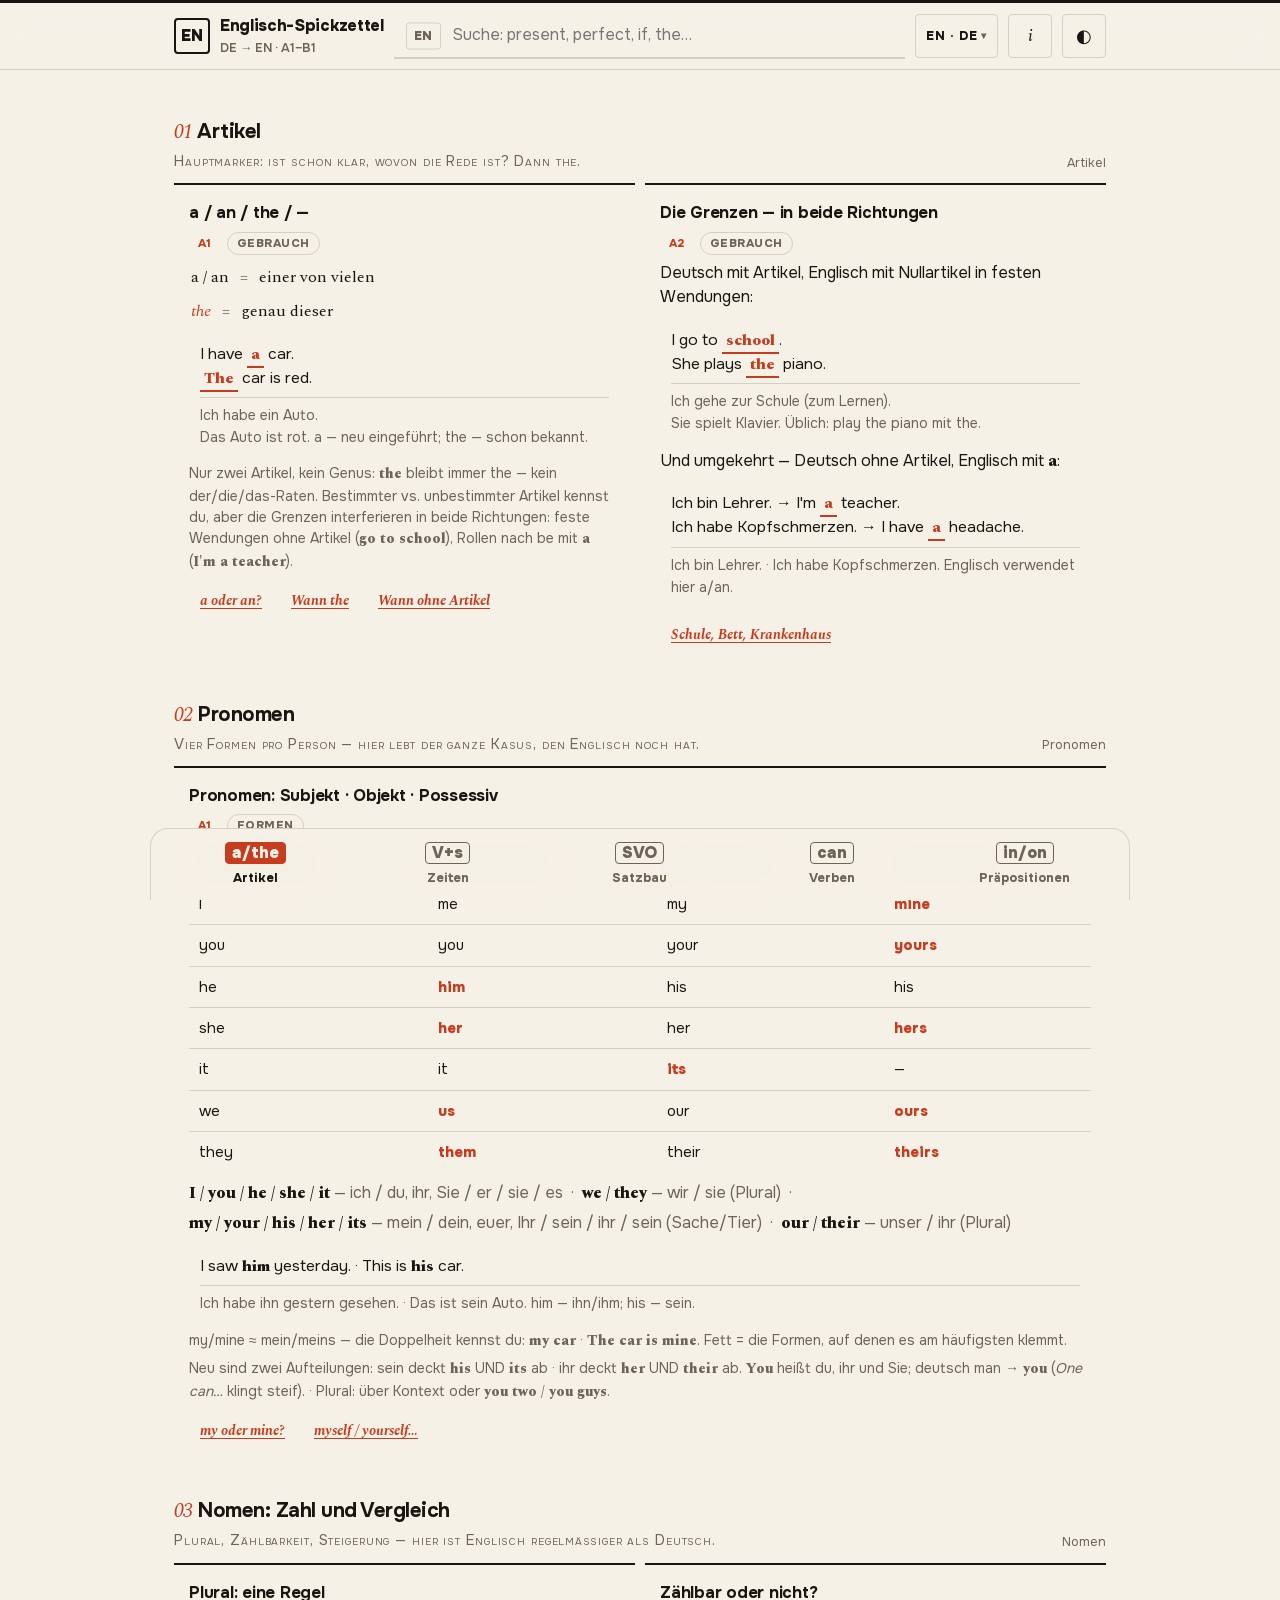
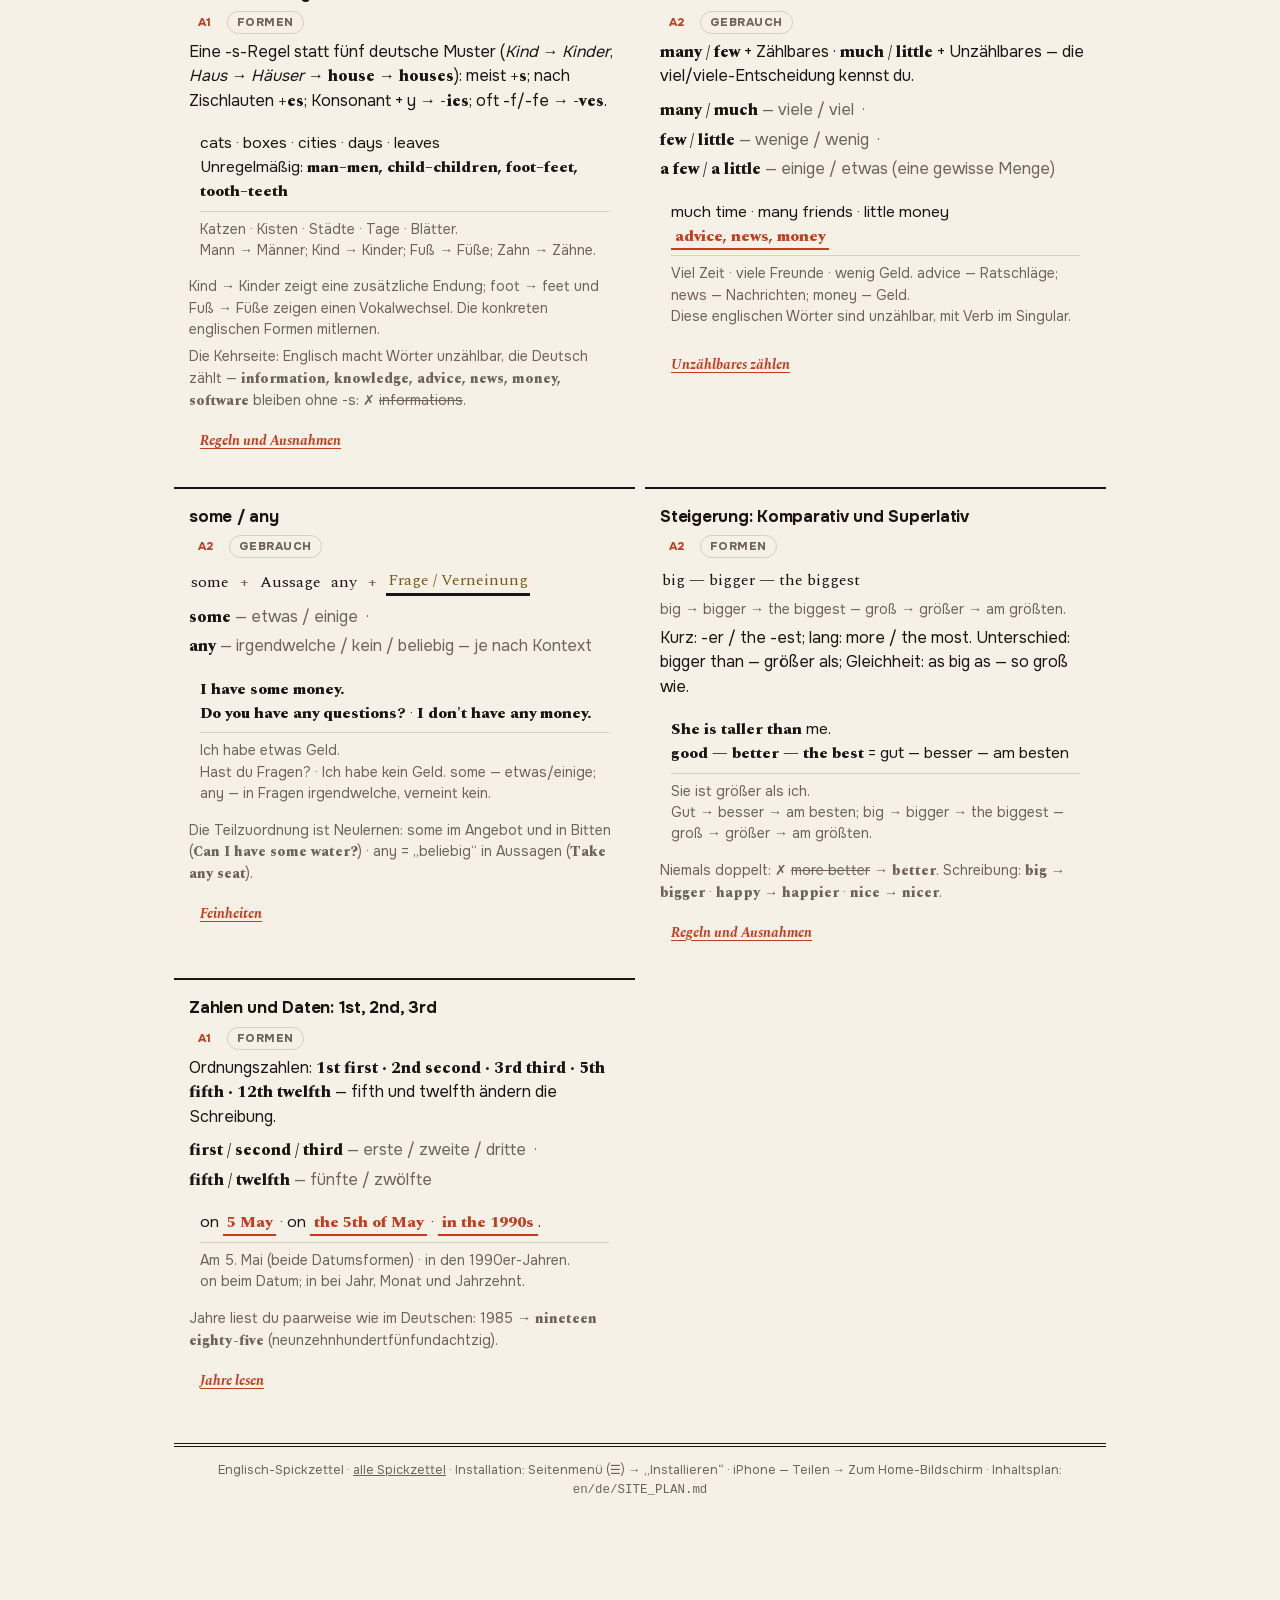
<file: en/de/index.html>
<!doctype html>
<html lang="de" data-skin="a">
<head>
  <meta charset="utf-8" />
  <meta name="viewport" content="width=device-width, initial-scale=1, viewport-fit=cover" />
  <!-- iOS standalone (Add to Home Screen): two WebKit viewport workarounds.
       (1) Relaunch restores a stale zoom level and pinch-out is unavailable
       there, so the scale is locked on iOS only (Safari itself ignores
       maximum-scale, Android and desktop keep pinch-zoom entirely).
       (2) A resumed standalone window can come back reporting a ~980px
       viewport, which trips the 720px desktop breakpoint in base.css;
       rewriting the meta forces WebKit to rebuild the real one. -->
  <script>
    if (/iphone|ipod/i.test(navigator.userAgent) || (/macintosh/i.test(navigator.userAgent) && navigator.maxTouchPoints > 1)) {
      const viewportMeta = document.querySelector('meta[name="viewport"]');
      const iOSViewport = 'width=device-width, initial-scale=1, maximum-scale=1, viewport-fit=cover';
      viewportMeta.setAttribute('content', iOSViewport);
      if (navigator.standalone) {
        const repairViewport = () => {
          if (window.innerWidth > screen.width * 1.5) {
            viewportMeta.setAttribute('content', 'width=device-width, initial-scale=1');
            setTimeout(() => viewportMeta.setAttribute('content', iOSViewport), 50);
          }
        };
        window.addEventListener('pageshow', repairViewport);
        document.addEventListener('visibilitychange', () => {
          if (document.visibilityState === 'visible') setTimeout(repairViewport, 0);
        });
      }
    }
  </script>
  <script>
    // Notebook is the default, including without JS or storage access.
    // Honor a saved Classic choice before stylesheets load.
    try { if (localStorage.getItem('skin') === 'classic') document.documentElement.removeAttribute('data-skin'); } catch (e) {}
  </script>
  <meta name="theme-color" content="#f6f7fb" media="(prefers-color-scheme: light)" />
  <meta name="theme-color" content="#10131b" media="(prefers-color-scheme: dark)" />
  <meta name="color-scheme" content="light dark" />
  <meta name="apple-mobile-web-app-capable" content="yes" />
  <meta name="apple-mobile-web-app-status-bar-style" content="default" />
  <meta name="apple-mobile-web-app-title" content="EN Spickzettel" />
  <meta name="description" content="Mobiler Spickzettel für englische Grammatik: Zeiten, Artikel, Wortstellung, Bedingungssätze, Präpositionen." />
  <link rel="manifest" href="./manifest.webmanifest" />
  <link rel="icon" href="./icons/favicon.svg" type="image/svg+xml" />
  <link rel="icon" href="./icons/icon-32.png" sizes="32x32" type="image/png" />
  <link rel="apple-touch-icon" href="./icons/icon-180.png" />
  <meta property="og:title" content="Englische Grammatik – Spickzettel" />
  <meta property="og:description" content="Englische Grammatik, ohne im Lehrbuch zu blättern: Zeiten, Artikel, Wortstellung, Bedingungssätze. A1–B1, offline." />
  <meta property="og:type" content="website" />
  <meta property="og:url" content="https://andkirby.github.io/learn-language-cheat-sheet/en/de/" />
  <meta property="og:image" content="https://andkirby.github.io/learn-language-cheat-sheet/en/de/icons/icon-512.png" />
  <meta name="twitter:card" content="summary" />
  <title>Englische Grammatik – Spickzettel</title>
  <link rel="stylesheet" href="../../assets/base.css" />
  <link rel="stylesheet" href="../../assets/skin-a.css" />
  <!-- Generated from content/decks/en-de.json by tools/build_pages.py — do not edit by hand;
       regenerate with: python3 tools/build_pages.py content/decks/en-de.json -->
</head>
<body>
  <header class="topbar">
    <div class="topbar-inner">
      <details class="app-menu"><summary aria-label="Menü: Sprache, Design, Hilfe, Installation"><span aria-hidden="true">☰</span></summary><div class="lang-pop app-pop"><div class="app-identity">Englisch-Spickzettel<small>DE → EN · A1–B1</small></div><div class="lang-group"><div class="lang-group-label">Lernsprache</div><a href="../../de/ru/">Deutsch</a><span class="cur">English</span><a href="../../it/en/">Italiano</a><a href="../../fr/en/">Français</a></div><div class="lang-group"><div class="lang-group-label">Erklärungssprache</div><a href="../ru/">Русский</a><span class="cur">Deutsch</span></div><div class="lang-group"><div class="lang-group-label">Design</div><div role="radiogroup" aria-label="Design"><button type="button" class="skin-row" role="radio" aria-checked="false" tabindex="-1" data-skin-mode="classic">Klassisch</button><button type="button" class="skin-row cur" role="radio" aria-checked="true" tabindex="0" data-skin-mode="a">Notizbuch</button></div></div><div class="lang-group project-links"><a class="project-link" href="https://github.com/andkirby/learn-language-cheat-sheet"><svg class="menu-icon" viewBox="0 0 24 24" width="20" height="20" aria-hidden="true" focusable="false"><path fill="currentColor" d="M12 .75a11.25 11.25 0 0 0-3.558 21.923c.563.104.768-.244.768-.542 0-.267-.01-.975-.015-1.914-3.13.68-3.79-1.508-3.79-1.508-.512-1.3-1.25-1.646-1.25-1.646-1.022-.699.078-.685.078-.685 1.13.08 1.725 1.16 1.725 1.16 1.005 1.722 2.637 1.225 3.278.937.102-.728.393-1.225.715-1.507-2.498-.284-5.124-1.249-5.124-5.56 0-1.229.44-2.233 1.16-3.02-.117-.284-.503-1.428.11-2.977 0 0 .945-.302 3.094 1.153A10.79 10.79 0 0 1 12 6.186c.956.004 1.918.129 2.817.378 2.148-1.455 3.09-1.153 3.09-1.153.616 1.549.23 2.693.113 2.977.722.787 1.158 1.791 1.158 3.02 0 4.322-2.63 5.273-5.136 5.552.404.35.766 1.043.766 2.1 0 1.516-.014 2.738-.014 3.11 0 .3.203.65.774.54A11.252 11.252 0 0 0 12 .75Z"/></svg><span>GitHub</span></a><a class="project-link" href="https://github.com/andkirby/learn-language-cheat-sheet/issues/new">Problem melden</a></div><div class="app-sep" aria-hidden="true"></div><button class="menu-row" type="button" data-detail="lookup-help">So geht’s</button><button class="menu-row" type="button" data-install hidden>Installieren</button></div></details>
      <div class="brand">
        <div class="brand-mark" aria-hidden="true">EN</div>
        <div>Englisch-Spickzettel<small>DE → EN · A1–B1</small></div>
      </div>
      <div class="search-wrap">
        <span class="search-chip" aria-hidden="true">EN</span>
        <input id="search" class="search" type="search" autocomplete="off" enterkeyhint="search" placeholder="Suche: present, perfect, if, the…" aria-label="Suche im englischen Spickzettel" />
        <button id="clearSearch" class="clear-search" type="button" aria-label="Suche löschen" hidden>×</button>
      </div>
      <details class="lang-menu" id="langMenu"><summary aria-label="Lernsprache, Erklärungssprache und Design">EN · DE</summary><div class="lang-pop"><div class="lang-group"><div class="lang-group-label">Lernsprache</div><a href="../../de/ru/">Deutsch</a><span class="cur">English</span><a href="../../it/en/">Italiano</a><a href="../../fr/en/">Français</a></div><div class="lang-group"><div class="lang-group-label">Erklärungssprache</div><a href="../ru/">Русский</a><span class="cur">Deutsch</span></div><div class="lang-group"><div class="lang-group-label">Design</div><div role="radiogroup" aria-label="Design"><button type="button" class="skin-row" role="radio" aria-checked="false" tabindex="-1" data-skin-mode="classic">Klassisch</button><button type="button" class="skin-row cur" role="radio" aria-checked="true" tabindex="0" data-skin-mode="a">Notizbuch</button></div></div><div class="lang-group project-links"><a class="project-link" href="https://github.com/andkirby/learn-language-cheat-sheet"><svg class="menu-icon" viewBox="0 0 24 24" width="20" height="20" aria-hidden="true" focusable="false"><path fill="currentColor" d="M12 .75a11.25 11.25 0 0 0-3.558 21.923c.563.104.768-.244.768-.542 0-.267-.01-.975-.015-1.914-3.13.68-3.79-1.508-3.79-1.508-.512-1.3-1.25-1.646-1.25-1.646-1.022-.699.078-.685.078-.685 1.13.08 1.725 1.16 1.725 1.16 1.005 1.722 2.637 1.225 3.278.937.102-.728.393-1.225.715-1.507-2.498-.284-5.124-1.249-5.124-5.56 0-1.229.44-2.233 1.16-3.02-.117-.284-.503-1.428.11-2.977 0 0 .945-.302 3.094 1.153A10.79 10.79 0 0 1 12 6.186c.956.004 1.918.129 2.817.378 2.148-1.455 3.09-1.153 3.09-1.153.616 1.549.23 2.693.113 2.977.722.787 1.158 1.791 1.158 3.02 0 4.322-2.63 5.273-5.136 5.552.404.35.766 1.043.766 2.1 0 1.516-.014 2.738-.014 3.11 0 .3.203.65.774.54A11.252 11.252 0 0 0 12 .75Z"/></svg><span>GitHub</span></a><a class="project-link" href="https://github.com/andkirby/learn-language-cheat-sheet/issues/new">Problem melden</a></div></div></details>
      <button class="icon-btn" id="start" type="button" data-detail="lookup-help" aria-haspopup="dialog" aria-label="So geht’s" title="So geht’s"><span class="ico" aria-hidden="true">i</span></button>
      <button class="theme-btn" id="themeBtn" type="button" aria-label="Design: automatisch">◐</button>
      <button class="install-btn" type="button" data-install hidden>Installieren</button>
    </div>
  </header>

  <noscript>
    <style>
      .tap, .install-btn, .clear-search, .theme-btn, .icon-btn, .menu-row, .install-nudge, .skin-row { display: none !important; }
    </style>
    <div class="notice" style="margin:12px 16px 0">Suche, Details und die App-Installation brauchen JavaScript. Der ganze Spickzettel funktioniert unten auch ohne.</div>
    <p class="intro" style="margin:10px 16px 0">Such <b>den Auslöser</b> (Signalwort, Artikel, Konnektor oder Modalverb) — dann die Form und die Wortstellung.</p>
  </noscript>

  <main>
    <p id="searchSummary" class="search-summary" role="status" aria-live="polite" hidden></p>
    <div id="noResults" class="no-results">Nichts gefunden. Versuch’s mit „present“, „perfect“, „if“, „the“, „did“.</div>

    <section id="articles" data-section data-view="articles">
      <div class="section-head"><div><h2>Artikel</h2><p>Hauptmarker: ist schon klar, wovon die Rede ist? Dann the.</p></div><span class="section-badge">Artikel</span></div>
      <div class="cards two">
        <article class="cheat-card" id="articles-articles" data-search="article a an the artikel unbestimmter bestimmter genus">
        <h3>a / an / the / —</h3>
          <div class="badges"><span class="badge level">A1</span><span class="badge kind">Gebrauch</span></div>
        <div class="formula"><span class="slot">a / an</span><span class="arrow">=</span><span class="slot">einer von vielen</span></div>
        <div class="formula"><span class="slot sub">the</span><span class="arrow">=</span><span class="slot">genau dieser</span></div>
        <div class="example pair">
          <div class="pair-src">I have <b class="hit">a</b> car.<br><b class="hit">The</b> car is red.</div>
          <div class="pair-gloss">Ich habe ein Auto.<br>Das Auto ist rot. a — neu eingeführt; the — schon bekannt.</div>
        </div>
        <p class="tiny">Nur zwei Artikel, kein Genus: <b>the</b> bleibt immer the — kein der/die/das-Raten. Bestimmter vs. unbestimmter Artikel kennst du, aber die Grenzen interferieren in beide Richtungen: feste Wendungen ohne Artikel (<b>go to school</b>), Rollen nach be mit <b>a</b> (<b>I'm a teacher</b>).</p>
        <div class="chips"><button class="tap" data-detail="a-an">a oder an?</button><button class="tap" data-detail="the-article">Wann the</button><button class="tap" data-detail="zero-article">Wann ohne Artikel</button></div>
        </article>
        <article class="cheat-card" id="articles-zero-article" data-search="zero article nullartikel school piano feste wendungen kopfschmerzen headache teacher">
        <h3>Die Grenzen — in beide Richtungen</h3>
          <div class="badges"><span class="badge level">A2</span><span class="badge kind">Gebrauch</span></div>
        <p>Deutsch mit Artikel, Englisch mit Nullartikel in festen Wendungen:</p>
        <div class="example pair">
          <div class="pair-src">I go to <b class="hit">school</b>.<br>She plays <b class="hit">the</b> piano.</div>
          <div class="pair-gloss">Ich gehe zur Schule (zum Lernen).<br>Sie spielt Klavier. Üblich: play the piano mit the.</div>
        </div>
        <p>Und umgekehrt — Deutsch ohne Artikel, Englisch mit <b>a</b>:</p>
        <div class="example pair">
          <div class="pair-src">Ich bin Lehrer. → I'm <b class="hit">a</b> teacher.<br>Ich habe Kopfschmerzen. → I have <b class="hit">a</b> headache.</div>
          <div class="pair-gloss">Ich bin Lehrer. · Ich habe Kopfschmerzen. Englisch verwendet hier a/an.</div>
        </div>
        <div class="chips"><button class="tap" data-detail="school-exceptions">Schule, Bett, Krankenhaus</button></div>
        </article>
      </div>
    </section>
    <section id="pronouns" data-section data-view="articles">
      <div class="section-head"><div><h2>Pronomen</h2><p>Vier Formen pro Person — hier lebt der ganze Kasus, den Englisch noch hat.</p></div><span class="section-badge">Pronomen</span></div>
      <article class="cheat-card" id="pronouns-pronouns" data-search="pronouns personal possessive possessiv subjekt objekt pronomen his him its mine you">
        <h3>Pronomen: Subjekt · Objekt · Possessiv</h3>
        <div class="badges"><span class="badge level">A1</span><span class="badge kind">Formen</span></div>
        <div class="table-scroll">
          <table>
            <thead><tr><th>Wer? (Subjekt)</th><th>Wen? (Objekt)</th><th>Wessen? (my…)</th><th>allein (mine)</th></tr></thead>
            <tbody>
              <tr><td>I</td><td>me</td><td>my</td><td class="hot">mine</td></tr>
              <tr><td>you</td><td>you</td><td>your</td><td class="hot">yours</td></tr>
              <tr><td>he</td><td class="hot">him</td><td>his</td><td>his</td></tr>
              <tr><td>she</td><td class="hot">her</td><td>her</td><td class="hot">hers</td></tr>
              <tr><td>it</td><td>it</td><td class="hot">its</td><td>—</td></tr>
              <tr><td>we</td><td class="hot">us</td><td>our</td><td class="hot">ours</td></tr>
              <tr><td>they</td><td class="hot">them</td><td>their</td><td class="hot">theirs</td></tr>
            </tbody>
          </table>
        </div>
<div class="legend"><span class="legend-item"><b>I / you / he / she / it</b><span class="legend-mean"> — ich / du, ihr, Sie / er / sie / es</span></span>
<span class="legend-item"><b>we / they</b><span class="legend-mean"> — wir / sie (Plural)</span></span>
<span class="legend-item"><b>my / your / his / her / its</b><span class="legend-mean"> — mein / dein, euer, Ihr / sein / ihr / sein (Sache/Tier)</span></span>
<span class="legend-item"><b>our / their</b><span class="legend-mean"> — unser / ihr (Plural)</span></span></div>
        <div class="example pair">
          <div class="pair-src">I saw <b>him</b> yesterday. · This is <b>his</b> car.</div>
          <div class="pair-gloss">Ich habe ihn gestern gesehen. · Das ist sein Auto. him — ihn/ihm; his — sein.</div>
        </div>
        <p class="tiny">my/mine ≈ mein/meins — die Doppelheit kennst du: <b>my car</b> · <b>The car is mine</b>. Fett = die Formen, auf denen es am häufigsten klemmt.</p>
        <p class="tiny">Neu sind zwei Aufteilungen: sein deckt <b>his</b> UND <b>its</b> ab · ihr deckt <b>her</b> UND <b>their</b> ab. <b>You</b> heißt du, ihr und Sie; deutsch man → <b>you</b> (<i>One can…</i> klingt steif). · Plural: über Kontext oder <b>you two / you guys</b>.</p>
        <div class="chips"><button class="tap" data-detail="my-mine">my oder mine?</button><button class="tap" data-detail="reflexive">myself / yourself…</button></div>
      </article>
    </section>
    <section id="order" data-section data-view="order">
      <div class="section-head"><div><h2>Satzbau</h2><p>Englisch stellt nicht frei um — die Wortstellung trägt die Rolle.</p></div><span class="section-badge">Wortstellung</span></div>
      <div class="cards two">
        <article class="cheat-card" id="order-svo" data-search="svo word order wortstellung satzbau aussagesatz subjekt verb objekt reihenfolge betonung umstellen streng">
        <h3>SVO — streng</h3>
          <div class="badges"><span class="badge level">A1</span><span class="badge kind">Wortstellung</span></div>
        <div class="formula"><span class="slot">Subjekt</span><span class="arrow">→</span><span class="slot verb">Verb</span><span class="arrow">→</span><span class="slot">Objekt</span></div>
        <div class="example pair">
          <div class="pair-src"><b>I love you.</b> Die Reihenfolge zeigt die Rollen: Subjekt → Verb → Objekt.<br><b>The dog bites the man.</b> ≠ <b>The man bites the dog.</b> — die Rollen tauschen, der Sinn kippt.</div>
          <div class="pair-gloss">Ich liebe dich. · Der Hund beißt den Mann ≠ Der Mann beißt den Hund.<br>I — ich; love — liebe; you — dich. Subjekt und Objekt tauschen die Rollen.</div>
        </div>
        <p class="tiny">Der Aussagesatz ist fest: Deutsch stellt für die Betonung frei um („Den Mann beißt der Hund“ — der Kasus rettet das); die englische Wortstellung hat nur die Position, der Satzbau lässt sich nicht drehen. Umstellen heißt hier: die Rollen tauschen.</p>
        <div class="chips"><button class="tap" data-detail="svo">Warum das Englische so streng ist</button></div>
        </article>
        <article class="cheat-card" id="order-do-questions" data-search="do does did frage fragen hilfsverb grundform subjektfrage inversion question questions auxiliary">
        <h3>Fragen: Do / Does / Did</h3>
          <div class="badges"><span class="badge level">A1</span><span class="badge kind">Wortstellung</span></div>
        <div class="formula"><span class="slot sub">Do</span><span class="slot">you</span><span class="slot verb">like</span><span class="slot">tea?</span></div>
        <p class="tiny">Do you like tea? — Magst du Tee? like — mögen; tea — Tee. Do bildet die Frage ohne eigene Übersetzung.</p>
        <p>Englisch schiebt das Hilfsverb Do/Does/Did nach vorn; das Vollverb bleibt in der <i>Grundform</i> — nicht in der -s-Form.</p>
        <div class="example pair">
          <div class="pair-src"><b>Does she work?</b> Nicht: <s>Does she works?</s><br><b>Where do you live?</b></div>
          <div class="pair-gloss">Arbeitet sie? · Wo wohnst du?<br>Does/Do bilden die Frage, ohne eigene Übersetzung; work — arbeiten, live — wohnen.</div>
        </div>
        <p class="tiny">be und Modals umgehen do — reine Umstellung wie im Deutschen: <b>Is she…? Can you…?</b> Subjektfrage: <b>Who lives here?</b> — ohne do, wie „Wer wohnt hier?“.</p>
        <div class="chips"><button class="tap" data-detail="do-questions">So baust du Fragen — und die typische Falle</button></div>
        </article>
        <article class="cheat-card" id="order-frequency" data-search="adverbs frequency häufigkeit häufigkeitsadverbien adverbien immer nie position mittelfeld always never">
        <h3>Immer / Meistens / Nie</h3>
          <div class="badges"><span class="badge level">A1</span><span class="badge kind">Wortstellung</span></div>
        <p>Adverbien der Häufigkeit stehen normalerweise vor dem Vollverb, aber nach be oder dem ersten Hilfsverb. sometimes kann auch am Satzanfang oder -ende stehen.</p>
<div class="legend"><span class="legend-item"><b>always / usually</b><span class="legend-mean"> — immer / gewöhnlich</span></span>
<span class="legend-item"><b>often / sometimes</b><span class="legend-mean"> — oft / manchmal</span></span>
<span class="legend-item"><b>rarely / never</b><span class="legend-mean"> — selten / nie</span></span></div>
        <div class="example pair">
          <div class="pair-src"><b>I always drink</b> coffee. · <b>He is always late.</b><br>Nicht: <s>I go always</s> („Ich gehe immer…“ überträgt das Mittelfeld wörtlich).</div>
          <div class="pair-gloss">Ich trinke immer Kaffee. · Er kommt immer zu spät. always — immer; late — spät/zu spät.</div>
        </div>
        <p class="tiny">Auch die deutsche V2-Gewohnheit überträgt wörtlich: „Nie habe ich das gesehen“ → nicht <s>Never I have seen that</s>, sondern <b>I have never seen that</b> — Standardenglisch bleibt bei SVO.</p>
        <div class="chips"><button class="tap" data-detail="frequency">Die Skala always → never</button></div>
        </article>
        <article class="cheat-card" id="order-mistakes" data-search="fehler typischer hilfsverb likes she inversion mistakes error">
        <h3>Fehler Nr. 1: „Likes she tea?“</h3>
          <div class="badges"><span class="badge level">A2</span><span class="badge kind">Wortstellung</span></div>
        <div class="example pair">
          <div class="pair-src"><s>Likes she tea?</s> → <b class="hit">Does she like tea?</b><br><s>Where you work?</s> → <b class="hit">Where do you work?</b></div>
          <div class="pair-gloss">Mag sie Tee? · Wo arbeitest du?<br>Richtig: Does she like tea? · Where do you work? Typischer Fehler: Das Englische braucht hier ein Hilfsverb (do/does).</div>
        </div>
        </article>
        <article class="cheat-card" id="order-nuances" data-search="just actually still even though tönungswörter tönung tatsächlich sogar eben doch gerade noch aktuell falsche freunde">
        <h3>Tönungswörter: just, actually…</h3>
          <div class="badges"><span class="badge level">B1</span><span class="badge kind">Verwendung</span></div>
        <p>Ein kurzes Wort trägt die Tönung. Vorsicht — falsche Freunde: <b>actually</b> ≠ „aktuell“, <b>even</b> ≠ „eben“.</p>
<div class="legend"><span class="legend-item"><b>just</b><span class="legend-mean"> — gerade eben / bloß</span></span>
<span class="legend-item"><b>actually</b><span class="legend-mean"> — tatsächlich</span></span>
<span class="legend-item"><b>still</b><span class="legend-mean"> — immer noch</span></span>
<span class="legend-item"><b>even</b><span class="legend-mean"> — sogar</span></span>
<span class="legend-item"><b>though</b><span class="legend-mean"> — doch</span></span></div>
        <div class="chips"><button class="tap" data-detail="flavor-words">Alle fünf mit ihren Fallen</button></div>
        <div class="example pair">
          <div class="pair-src">It's expensive. I like it, <b class="hit">though</b>. · <b class="hit">Even</b> a child can do it.</div>
          <div class="pair-gloss">Es ist teuer. Mir gefällt es trotzdem. · Sogar ein Kind kann das machen.</div>
        </div>
        </article>
        <article class="cheat-card" id="order-linkers" data-search="however therefore meanwhile nevertheless although despite but so also falscher freund sondern konnektoren aber deshalb trotzdem obwohl währenddessen nicht nur auch komma">
        <h3>Konnektoren: however, so, although…</h3>
          <div class="badges"><span class="badge level">B1</span><span class="badge kind">Verbindung</span></div>
        <p>Sie verbinden Sätze — Kontrast, Folge, Zeit, Zugeständnis. Falscher Freund: englisches <b>also</b> = „auch“; das deutsche „also“ heißt <b>so / therefore</b>.</p>
<div class="legend"><span class="legend-item"><b>but / however</b><span class="legend-mean"> — aber / jedoch</span></span>
<span class="legend-item"><b>so / therefore</b><span class="legend-mean"> — also / deshalb</span></span>
<span class="legend-item"><b>meanwhile</b><span class="legend-mean"> — währenddessen</span></span>
<span class="legend-item"><b>nevertheless</b><span class="legend-mean"> — trotzdem</span></span>
<span class="legend-item"><b>although / though</b><span class="legend-mean"> — obwohl</span></span>
<span class="legend-item"><b>despite</b><span class="legend-mean"> — trotz (+ Nomen)</span></span></div>
        <div class="chips"><button class="tap" data-detail="linking-words">despite oder although?</button></div>
        <div class="chips"><button class="tap neutral" data-detail="not-but">not (only) … but — <b>nicht…, sondern / nicht nur…, sondern auch</b></button></div>
        <div class="example pair">
          <div class="pair-src">It was raining. <b class="hit">However</b>, we went out. · <b class="hit">Although</b> it rained, we went out.</div>
          <div class="pair-gloss">Es regnete. Trotzdem gingen wir hinaus. · Obwohl es regnete, gingen wir hinaus.<br>however — jedoch; although — obwohl. Nach however am Satzanfang steht ein Komma.</div>
        </div>
        <div class="example pair">
          <div class="pair-src">The meeting is <b class="hit">not</b> on Monday, <b class="hit">but</b> on Tuesday. · She is <b class="hit">not only</b> smart <b class="hit">but also</b> kind.</div>
          <div class="pair-gloss">Das Treffen ist nicht am Montag, sondern am Dienstag. · Sie ist nicht nur klug, sondern auch nett.</div>
        </div>
        </article>
        <article class="cheat-card" id="order-contrast-linkers" data-search="while whereas on the other hand wohingegen zum anderen andererseits register kontrast zwei sätzen">
        <h3>while / whereas / on the other hand</h3>
          <div class="badges"><span class="badge level">B1</span><span class="badge kind">Verbindung</span></div>
        <p>Kontrast zwischen zwei Sätzen: <b>while</b> (auch „während“ — Zeit), <b>whereas</b> (formell ≈ „wohingegen“), <b>on the other hand</b> („zum anderen / andererseits“). Die Wahl ist eine Registerfrage.</p>
        <div class="example pair">
          <div class="pair-src">I drink tea, <b class="hit">whereas</b> my wife prefers coffee. · <b class="hit">On the other hand</b>, it's cheaper.</div>
          <div class="pair-gloss">Ich trinke Tee, wohingegen meine Frau Kaffee bevorzugt. · Andererseits ist es billiger.</div>
        </div>
        <div class="chips"><button class="tap" data-detail="contrast-linkers">while — auch „während“</button></div>
        </article>
        <article class="cheat-card" id="order-there-is" data-search="there is are there&#x27;s it&#x27;s es gibt verneinung frage vorhanden">
        <h3>there is / there are</h3>
          <div class="badges"><span class="badge level">A1</span><span class="badge kind">Verwendung</span></div>
        <p>= „es gibt / es ist vorhanden“. <b>There is</b> + eines oder Unzählbares, <b>There are</b> + mehrere — das Deutsche macht diesen Unterschied nicht:</p>
        <div class="example pair">
          <div class="pair-src"><b>There is</b> a shop nearby. · <b>There are</b> two shops.</div>
          <div class="pair-gloss">In der Nähe gibt es einen Laden. · Es gibt zwei Läden.<br>there is — Singular/Unzählbares; there are — Plural.</div>
        </div>
        <div class="chips"><button class="tap" data-detail="there-is">Verneinung, Frage und There's vs It's</button></div>
        </article>
      </div>
    </section>
    <section id="tenses" data-section data-view="tenses">
      <div class="section-head"><div><h2>Zeiten</h2><p>Erst die Bedeutung, dann die Form — Signalwörter sind nur Hinweise.</p></div><span class="section-badge">Zeiten</span></div>
      <div class="cards two">
        <article class="cheat-card" id="tenses-present-simple" data-search="present simple gewohnheit tatsachen fahrplan every day usually often marker">
        <h3>Present Simple</h3>
          <div class="badges"><span class="badge level">A1</span><span class="badge kind">Zeitform</span></div>
        <div class="formula"><span class="slot">V</span><span class="arrow">+</span><span class="slot end">s (3. Person)</span></div>
        <p>Gewohnheiten, Tatsachen, Fahrpläne. Marker: <b>every day, usually, often</b>. Nur die 3. Person Singular bekommt <b>-s</b> — wie das deutsche <i>-t</i> bei er/sie/es.</p>
<div class="legend"><span class="legend-item"><b>every day / usually / always / often</b><span class="legend-mean"> — jeden Tag / gewöhnlich / immer / oft</span></span></div>
        <div class="example pair">
          <div class="pair-src"><b>She works</b> every day.<br><b>He doesn't work</b> on Sundays.</div>
          <div class="pair-gloss">Sie arbeitet jeden Tag.<br>Er arbeitet sonntags nicht. every day — jeden Tag; on Sundays — sonntags.</div>
        </div>
        <div class="chips"><button class="tap" data-detail="present-simple">Wann und wie</button></div>
        </article>
        <article class="cheat-card" id="tenses-present-continuous" data-search="present continuous verlaufsform präsens jetzt gerade im moment now look listen verärgerung ing am is are">
        <h3>Present Continuous</h3>
          <div class="badges"><span class="badge level">A1</span><span class="badge kind">Zeitform</span></div>
        <div class="formula"><span class="slot">am / is / are</span><span class="arrow">+</span><span class="slot end">V-ing</span></div>
        <p>Jetzt / in dieser Zeitspanne. Das Deutsche hat keine Verlaufsform — „Ich arbeite“ deckt beides ab. Marker: <b>now, at the moment, Look!, Listen!</b>.</p>
<div class="legend"><span class="legend-item"><b>now / at the moment</b><span class="legend-mean"> — jetzt / im Moment</span></span>
<span class="legend-item"><b>Look! / Listen!</b><span class="legend-mean"> — Schau! / Hör zu!</span></span></div>
        <div class="example pair">
          <div class="pair-src"><b>She works in a bank.</b> · <b>She's working</b> from home today.<br><b>Look! It's raining.</b></div>
          <div class="pair-gloss">Sie arbeitet bei einer Bank. · Heute arbeitet sie von zu Hause.<br>Schau! Es regnet. works — allgemein; is working — heute vorübergehend. Sie arbeitet gerade / vorübergehend — das deutsche Präsens deckt beide Muster ab.</div>
        </div>
        <p class="tiny">Auch <b>He's always losing his keys.</b> — Continuous mit <b>always</b> = Verärgerung, nicht „jetzt“.</p>
        <div class="chips"><button class="tap" data-detail="present-continuous">Simple vs Continuous</button></div>
        </article>
        <article class="cheat-card" id="tenses-past-simple" data-search="past simple vergangenheit präteritum perfekt abgeschlossen gestern yesterday unregelmäßig did">
        <h3>Past Simple</h3>
          <div class="badges"><span class="badge level">A2</span><span class="badge kind">Zeitform</span></div>
        <div class="formula"><span class="slot">V2</span><span class="arrow">/</span><span class="slot">did + V1</span></div>
        <p>Abgeschlossene Ereignisse der Vergangenheit. Marker: <b>yesterday, last week, in 2010, ago</b>. Die Form ist vertraut (Präteritum/Perfekt) — die Wahl kommt bei Perfect vs Past Simple.</p>
<div class="legend"><span class="legend-item"><b>yesterday / last week / ago</b><span class="legend-mean"> — gestern / letzte Woche / vor …</span></span></div>
        <div class="example pair">
          <div class="pair-src"><b>I saw</b> him yesterday.<br><b>Did you see</b> him?</div>
          <div class="pair-gloss">Ich habe ihn gestern gesehen.<br>Hast du ihn gesehen? see → saw — sehen → sah; yesterday — gestern.</div>
        </div>
        <div class="chips"><button class="tap" data-detail="past-simple">Regelmäßig und unregelmäßig</button></div>
        </article>
        <article class="cheat-card" id="tenses-present-perfect" data-search="present perfect have has partizip ergebnis erfahrung bis jetzt gerade eben just already yet ever never recently">
        <h3>Present Perfect</h3>
          <div class="badges"><span class="badge level">A2</span><span class="badge kind">Zeitform</span></div>
        <div class="formula"><span class="slot">have / has</span><span class="arrow">+</span><span class="slot end">V3</span></div>
        <p>Ergebnis, das bis jetzt zählt / Erfahrung ohne Zeitangabe. Die Form ist das haben-Perfekt (have/has + Partizip II) — der Gebrauch ist enger. Marker: <b>just, already, yet, ever, never, recently</b>.</p>
<div class="legend"><span class="legend-item"><b>just / already / yet</b><span class="legend-mean"> — gerade eben / schon / noch, schon (Frage)</span></span>
<span class="legend-item"><b>ever / never / recently</b><span class="legend-mean"> — jemals / nie / kürzlich</span></span></div>
        <div class="example pair">
          <div class="pair-src"><b>I have lost</b> my keys (ich komme nicht rein).<br><b>Have you ever been</b> to London?</div>
          <div class="pair-gloss">Ich habe meine Schlüssel verloren (sie sind noch weg).<br>Warst du schon einmal in London? lose → lost — verlieren → verloren; ever — schon einmal.</div>
        </div>
        <div class="chips"><button class="tap" data-detail="pp-vs-past">Gefahr Nr. 1: die Wahl</button></div>
        </article>
        <article class="cheat-card" id="tenses-pp-vs-past" data-search="present perfect past simple unterschied entscheidung wahl zeitangabe yesterday since for dauer punkt seit">
        <h3>Perfect vs Past Simple</h3>
          <div class="badges"><span class="badge level">B1</span><span class="badge kind">Zeitform</span></div>
        <p>Die Entscheidung trifft die Bedeutung, nicht das Signalwort: Ergebnis/Erfahrung, die <i>jetzt</i> noch zählt → Perfect · abgeschlossene Tatsache → Past Simple. Gesprochenes Deutsch wählt Perfekt für beides — dieser Unterschied ist Gefahr Nr. 1.</p>
        <div class="example pair">
          <div class="pair-src"><b>I have seen</b> this film (ich kenne ihn jetzt).<br><b>I saw</b> it <b>yesterday</b>.</div>
          <div class="pair-gloss">Ich habe diesen Film schon gesehen (Erfahrung bis jetzt).<br>Ich habe ihn gestern gesehen (abgeschlossene Vergangenheit).</div>
        </div>
        <p class="tiny">„Wurde eine Zeitangabe genannt?“ ist nur ein Hinweis: <b>I've lived here since 2020</b> (seit 2020 — Punkt, for two years — Dauer) — Zeit genannt, trotzdem Perfect.</p>
        <div class="chips"><button class="tap" data-detail="pp-vs-past">Die Perfekt-Falle</button></div>
        </article>
        <article class="cheat-card" id="tenses-future" data-search="future will going to zukunft werden plan vorhersage spontan fahrplan zug fährt entscheidung">
        <h3>Future: will / going to</h3>
          <div class="badges"><span class="badge level">A2</span><span class="badge kind">Zeitform</span></div>
        <div class="formula"><span class="slot">will + V1</span><span class="arrow">·</span><span class="slot">be going to + V1</span></div>
        <p><b>will</b> ≈ werden: spontane Entscheidung oder Vorhersage für die Zukunft. <b>going to</b> hat kein deutsches Pendant: der vorher beschlossene Plan oder das absehbare Ereignis.</p>
        <div class="example pair">
          <div class="pair-src"><b>I'll help</b> you (spontan).<br><b>I'm going to visit</b> Paris (schon geplant).</div>
          <div class="pair-gloss">Ich helfe dir (spontane Entscheidung).<br>Ich habe vor, Paris zu besuchen (vorheriger Plan).</div>
        </div>
        <p class="tiny">Der Fahrplan im Präsens klappt wie im Deutschen: <b>The train leaves at 6</b> ≈ „Der Zug fährt um 6“.</p>
        <div class="chips"><button class="tap" data-detail="future">Wie du wählst</button></div>
        </article>
        <article class="cheat-card" id="tenses-past-continuous" data-search="past continuous was were verlauf hintergrund prozess ereignis parallel während while gerade als kochte">
        <h3>Past Continuous</h3>
          <div class="badges"><span class="badge level">A2</span><span class="badge kind">Zeitform</span></div>
        <div class="formula"><span class="slot">was / were</span><span class="arrow">+</span><span class="slot end">V-ing</span></div>
        <p>War im Prozess, als etwas geschah — der Hintergrund fürs Ereignis; zwei parallele Handlungen stehen beide im Past Continuous. Deutsch markiert den Verlauf mit „gerade“; while = „während“, dieselbe Doppelnutzung wie im Deutschen:</p>
        <div class="example pair">
          <div class="pair-src">I <b>was cooking</b> when he <b>called</b>. · They <b>were sleeping</b>.</div>
          <div class="pair-gloss">Ich kochte gerade, als er anrief. · Sie schliefen gerade.<br>was/were + -ing — zu diesem Zeitpunkt im Verlauf.</div>
        </div>
        <div class="chips"><button class="tap" data-detail="past-continuous">vs Past Simple</button></div>
        </article>
        <article class="cheat-card" id="tenses-pp-continuous" data-search="present perfect continuous dauer bis jetzt frischer beweis seit recognition erkennen">
        <h3>Present Perfect Continuous</h3>
          <div class="badges"><span class="badge level">B1</span><span class="badge kind">Zeitform</span></div>
        <div class="formula"><span class="slot">have / has been</span><span class="arrow">+</span><span class="slot end">V-ing</span></div>
        <p>Recognition — erkennen genügt: Dauer bis jetzt oder ein frischer Beweis. Der seit-Satz ist die deutsche Falle:</p>
        <div class="example pair">
          <div class="pair-src">I <b class="hit">have been waiting</b> for an hour. · You look tired — <b class="hit">have you been running</b>?</div>
          <div class="pair-gloss">Ich warte schon seit einer Stunde. · Du siehst müde aus — bist du gelaufen?<br>for an hour — eine Stunde lang; Dauer bis jetzt oder sichtbare Folgen.</div>
        </div>
        <div class="chips"><button class="tap" data-detail="pp-continuous">vs Present Perfect</button></div>
        </article>
      </div>
    </section>
    <section id="verbs" data-section data-view="verbs">
      <div class="section-head"><div><h2>Verbkonstruktionen</h2><p>Modale, Passiv, V-ing vs to V, Verneinung, Relativsätze, Imperativ.</p></div><span class="section-badge">Verben</span></div>
      <div class="cards two">
        <article class="cheat-card" id="verbs-modals" data-search="modal can could must should may might have to müssen können dürfen infinitiv grundform">
        <h3>Modale: can, could, must, should…</h3>
          <div class="badges"><span class="badge level">A2</span><span class="badge kind">Gebrauch</span></div>
        <div class="formula"><span class="slot">modal</span><span class="arrow">+</span><span class="slot verb">V1 ohne to</span></div>
<ul class="legend legend-list" role="list"><li class="legend-item"><b>can / could</b><span class="legend-mean"> — können: kann / konnte / könnte; could auch für höfliche Bitten</span></li>
<li class="legend-item"><b>must / have to</b><span class="legend-mean"> — muss / müssen</span></li>
<li class="legend-item"><b>should</b><span class="legend-mean"> — sollte (Rat)</span></li>
<li class="legend-item"><b>may / might</b><span class="legend-mean"> — vielleicht / könnte sein; may auch für dürfen (Erlaubnis)</span></li></ul>
        <div class="example pair">
          <div class="pair-src">He must <b class="hit">be</b> tired. · You should <b class="hit">sleep</b> more.</div>
          <div class="pair-gloss">Er muss wohl müde sein (Schlussfolgerung). · Du solltest mehr schlafen.<br>must — hier: muss wohl; should — sollte.</div>
        </div>
        <p class="tiny">Wie im Deutschen: Modal + Infinitiv ohne zu — nach dem Modal steht die Grundform, nie <b>to</b>.</p>
        <p class="tiny">have to ist anders: have/has to + Grundform; Frage mit do/does/did. I have to go — Ich muss gehen; Do you have to go? — Musst du gehen?</p>
        <div class="chips"><button class="tap" data-detail="modals-en">Alle Bedeutungen</button></div>
        </article>
        <article class="cheat-card" id="verbs-mustnt" data-search="mustnt must not dont have to verboten verbot darf nicht pflicht erlaubt">
        <h3>mustn't ≠ don't have to</h3>
          <div class="badges"><span class="badge level">B1</span><span class="badge kind">Gebrauch</span></div>
        <p><b>mustn't</b> = <i>darf nicht</i> (Verbot). <b>don't have to</b> = <i>muss nicht</i> (keine Pflicht).</p>
        <div class="example pair">
          <div class="pair-src"><b class="hit">You mustn't smoke</b> here.<br><b class="hit">You don't have to come</b> early.</div>
          <div class="pair-gloss">Du darfst hier nicht rauchen (Verbot).<br>Du musst nicht früh kommen (keine Pflicht). Rauchen ist hier nicht erlaubt; frühes Kommen ist nicht nötig.</div>
        </div>
        <div class="chips"><button class="tap" data-detail="mustnt">Warum man sie verwechselt</button></div>
        </article>
        <article class="cheat-card" id="verbs-passive" data-search="passive passiv werden partizip be v3 von by hilfsverb">
        <h3>Passiv</h3>
          <div class="badges"><span class="badge level">B1</span><span class="badge kind">Formen</span></div>
        <div class="formula"><span class="slot">be</span><span class="arrow">+</span><span class="slot end">V3</span></div>
        <p><i>werden + Partizip II</i> wird zu <b>be + V3</b> — nur das Hilfsverb wechselt.</p>
        <div class="example pair">
          <div class="pair-src"><b class="hit">The house was built</b> in 1930.</div>
          <div class="pair-gloss">Das Haus wurde 1930 gebaut. build → built — bauen → gebaut; der Handelnde ist nicht genannt.</div>
        </div>
        <p class="tiny"><b>built </b><b>by</b> the workers — nicht <s>from</s>: das deutsche <i>von</i> deckt of, from und by ab; der Agens steht im Passiv immer mit <b>by</b>.</p>
        <div class="chips"><button class="tap" data-detail="passive-en">Zeiten und wer’s getan hat</button></div>
        </article>
        <article class="cheat-card" id="verbs-gerund-infinitive" data-search="gerund infinitive enjoy finish want decide stop ing to v verben liste aufhören anhalten">
        <h3>V-ing oder to V?</h3>
          <div class="badges"><span class="badge level">B1</span><span class="badge kind">Gebrauch</span></div>
        <p><b>enjoy, finish, mind</b> + <b>V-ing</b> · <b>want, decide, hope</b> + <b>to V</b>.</p>
<div class="legend"><span class="legend-item"><b>enjoy / finish / mind</b><span class="legend-mean"> — gern tun / beenden / etwas dagegen haben</span></span>
<span class="legend-item"><b>want / decide / hope</b><span class="legend-mean"> — wollen / entscheiden / hoffen</span></span></div>
        <div class="example pair">
          <div class="pair-src">I enjoy <b class="hit">reading</b>. · I want <b class="hit">to read</b>.</div>
          <div class="pair-gloss">Ich lese gern. · Ich möchte lesen. enjoy — gern tun; want — wollen/möchten.</div>
        </div>
        <p class="tiny"><b>stop smoking</b> — mit dem Rauchen aufhören ≠ <b>stop to smoke</b> — anhalten, um zu rauchen.</p>
        <div class="chips"><button class="tap" data-detail="gerund-infinitive">Liste der häufigen Verben</button></div>
        </article>
        <article class="cheat-card" id="verbs-relatives" data-search="relative clauses who which that whose where personen sachen belebt komma">
        <h3>Relative clauses: who / which / that</h3>
          <div class="badges"><span class="badge level">A2</span><span class="badge kind">Verbindung</span></div>
        <p>In notwendigen Relativsätzen ohne Komma: who für Personen, which für Sachen, that für beides. Die Wahl richtet sich nicht nach dem deutschen Genus.</p>
<div class="legend"><span class="legend-item"><b>who / which / that</b><span class="legend-mean"> — der/die/das: Personen / Sachen / beides (notwendige Relativsätze)</span></span></div>
        <div class="example pair">
          <div class="pair-src">The man <b class="hit">who</b> lives next door is 90. · The book <b class="hit">that</b> I read was great.</div>
          <div class="pair-gloss">Der Mann, der nebenan wohnt, ist 90. · Das Buch, das ich gelesen habe, war großartig.</div>
        </div>
        <p class="tiny"><s>The man which…</s> ist der typische deutsche Fehler — das Entscheidungswort wählt nach Belebtheit, nicht nach Genus.</p>
        <div class="chips"><button class="tap" data-detail="relatives">whose, where und das Komma</button></div>
        </article>
        <article class="cheat-card" id="verbs-negation" data-search="negation verneinung dont doesnt didnt never kein support grundform">
        <h3>Verneinung: don't / never / no</h3>
          <div class="badges"><span class="badge level">A1</span><span class="badge kind">Formen</span></div>
        <p><b>don't / doesn't / didn't</b> + Grundform · <b>never</b> statt <b>not</b> · <b>no</b> + Nomen = kein (1:1).</p>
        <div class="example pair">
          <div class="pair-src">I <b class="hit">don't</b> smoke. · I have <b class="hit">never</b> been to Rome. · I have <b class="hit">no</b> money.</div>
          <div class="pair-gloss">Ich rauche nicht. · Ich war noch nie in Rom. · Ich habe kein Geld.<br>never — nie; no money — kein Geld.</div>
        </div>
        <p class="tiny"><i>Ich sehe es nicht</i> → <b>I don't see it</b> — die Negation läuft übers Hilfsverb; Deutsch negiert das Verb direkt.</p>
        <div class="chips"><button class="tap" data-detail="negation">do-support — die eigentliche Falle</button></div>
        </article>
        <article class="cheat-card" id="verbs-imperative" data-search="imperative imperativ befehl lets please grundform subjekt bitte">
        <h3>Imperativ: eine Befehlsform für alle</h3>
          <div class="badges"><span class="badge level">A1</span><span class="badge kind">Formen</span></div>
        <p>Open! — Öffne! / Öffnet! / Öffnen Sie! Die neutrale englische Befehlsform verwendet die Grundform, normalerweise ohne Subjekt.</p>
        <div class="example pair">
          <div class="pair-src"><b class="hit">Please sit down</b>. · <b class="hit">Let's not argue</b>.</div>
          <div class="pair-gloss">Bitte setzen Sie sich. · Streiten wir nicht. sit down — sich setzen; let’s — lasst uns.</div>
        </div>
        <p class="tiny"><i>Bitte + Grundform</i> — die Bitte ohne <b>to</b> · nicht <s>Sit you down</s> — das deutsche <i>Sie</i> trägt das Pronomen mit, der englische Imperativ nicht.</p>
        <div class="chips"><button class="tap" data-detail="imperative">Let's und Höflichkeit</button></div>
        </article>
      </div>
    </section>
    <section id="preps" data-section data-view="preps">
      <div class="section-head"><div><h2>Präpositionen</h2><p>in / on / at für Zeit und Ort — und feste Paare, die nicht wörtlich übersetzt werden.</p></div><span class="section-badge">Präpositionen</span></div>
      <div class="cards two">
        <article class="cheat-card" id="preps-time" data-search="prepositions time zeit in on at am montag morgen abend uhrzeit nacht wochenende">
        <h3>Zeit: <b>in / on / at</b></h3>
          <div class="badges"><span class="badge level">A1</span><span class="badge kind">Signalwort → Präposition</span></div>
        <div class="formula"><span class="slot sub"><b>in</b></span><span class="slot">Monate, Jahre, Tageszeiten</span><span class="slot sub"><b>on</b></span><span class="slot">Tage, Datum</span><span class="slot sub"><b>at</b></span><span class="slot">Uhrzeiten, night</span></div>
        <div class="example pair">
          <div class="pair-src">am Montag → <b class="hit">on Monday</b><br>am Morgen / am Abend → <b class="hit">in the morning</b> / <b class="hit">in the evening</b><br>in der Nacht → <b class="hit">at night</b></div>
          <div class="pair-gloss">Am Montag · am Morgen / am Abend · in der Nacht.<br>Englisch: on für Wochentage, in für Tagesabschnitte, at night als feste Wendung.</div>
        </div>
        <p class="tiny">am Wochenende: <b>at the weekend</b> (BrE) / <b>on the weekend</b> (AmE).</p>
        <div class="chips"><button class="tap" data-detail="time-preps">Komplette Übersicht</button></div>
        </article>
        <article class="cheat-card" id="preps-place" data-search="prepositions place ort in on at an wand bahnhof punkt oberfläche hause innen station">
        <h3>Ort: <b>in / on / at</b></h3>
          <div class="badges"><span class="badge level">A1</span><span class="badge kind">Signalwort → Präposition</span></div>
        <div class="formula"><span class="slot sub"><b>in</b></span><span class="slot">innen, Großraum</span><span class="slot sub"><b>on</b></span><span class="slot">Oberfläche, Linie</span><span class="slot sub"><b>at</b></span><span class="slot">Punkt, Treffpunkt</span></div>
        <div class="example pair">
          <div class="pair-src"><b>in Berlin</b> — wie im Deutschen<br>an der Wand → <b class="hit">on the wall</b> · am Bahnhof → <b class="hit">at the station</b> · zu Hause → <b class="hit">at home</b></div>
          <div class="pair-gloss">In Berlin · an der Wand · am Bahnhof · zu Hause.<br>Englisch: on the wall (Oberfläche); at the station / at home (Ort).</div>
        </div>
        <div class="chips"><button class="tap" data-detail="place-preps">Wie du sie nicht verwechselst</button></div>
        </article>
        <article class="cheat-card" id="preps-dependent" data-search="dependent prepositions feste paare verb warten denken abhängen teilnehmen freuen mathe wait think depend">
        <h3>Feste Paare: <b>Verb + preposition</b></h3>
          <div class="badges"><span class="badge level">B1</span><span class="badge kind">Signalwort → Präposition</span></div>
        <p>Die Präposition kann von der deutschen abweichen — die ganze Verbindung gemeinsam lernen.</p>
<div class="legend"><span class="legend-item"><b>wait for</b><span class="legend-mean"> — warten auf</span></span>
<span class="legend-item"><b>think of / about</b><span class="legend-mean"> — denken an / über</span></span>
<span class="legend-item"><b>look forward to</b><span class="legend-mean"> — sich freuen auf</span></span>
<span class="legend-item"><b>depend on</b><span class="legend-mean"> — abhängen von</span></span>
<span class="legend-item"><b>take part in</b><span class="legend-mean"> — teilnehmen an</span></span>
<span class="legend-item"><b>good at math</b><span class="legend-mean"> — gut in Mathe</span></span></div>
        <div class="chips"><button class="tap" data-detail="dependent-preps">Alle sechs im Detail</button></div>
        <div class="example pair">
          <div class="pair-src">abhängen von → <b class="hit">depend on</b> — nicht <s>depend of</s></div>
          <div class="pair-gloss">depend on — abhängen von. Die feste Verbindung gemeinsam lernen.</div>
        </div>
        </article>
      </div>
    </section>
    <section id="nouns" data-section data-view="articles">
      <div class="section-head"><div><h2>Nomen: Zahl und Vergleich</h2><p>Plural, Zählbarkeit, Steigerung — hier ist Englisch regelmäßiger als Deutsch.</p></div><span class="section-badge">Nomen</span></div>
      <div class="cards two">
        <article class="cheat-card" id="nouns-plurals" data-search="plural nouns unregelmäßige irregular men children information knowledge software">
        <h3>Plural: eine Regel</h3>
          <div class="badges"><span class="badge level">A1</span><span class="badge kind">Formen</span></div>
        <p>Eine -s-Regel statt fünf deutsche Muster (<i>Kind → Kinder</i>, <i>Haus → Häuser</i> → <b>house → houses</b>): meist <b>+s</b>; nach Zischlauten <b>+es</b>; Konsonant + y → <b>-ies</b>; oft -f/-fe → <b>-ves</b>.</p>
        <div class="example pair">
          <div class="pair-src">cats · boxes · cities · days · leaves<br>Unregelmäßig: <b>man–men, child–children, foot–feet, tooth–teeth</b></div>
          <div class="pair-gloss">Katzen · Kisten · Städte · Tage · Blätter.<br>Mann → Männer; Kind → Kinder; Fuß → Füße; Zahn → Zähne.</div>
        </div>
        <p class="tiny">Kind → Kinder zeigt eine zusätzliche Endung; foot → feet und Fuß → Füße zeigen einen Vokalwechsel. Die konkreten englischen Formen mitlernen.</p>
        <p class="tiny">Die Kehrseite: Englisch macht Wörter unzählbar, die Deutsch zählt — <b>information, knowledge, advice, news, money, software</b> bleiben ohne -s: ✗ <s>informations</s>.</p>
        <div class="chips"><button class="tap" data-detail="plurals">Regeln und Ausnahmen</button></div>
        </article>
        <article class="cheat-card" id="nouns-countable" data-search="countable uncountable much many few little zählbar viel viele advice news">
        <h3>Zählbar oder nicht?</h3>
          <div class="badges"><span class="badge level">A2</span><span class="badge kind">Gebrauch</span></div>
        <p><b>many / few</b> + Zählbares · <b>much / little</b> + Unzählbares — die viel/viele-Entscheidung kennst du.</p>
<div class="legend"><span class="legend-item"><b>many / much</b><span class="legend-mean"> — viele / viel</span></span>
<span class="legend-item"><b>few / little</b><span class="legend-mean"> — wenige / wenig</span></span>
<span class="legend-item"><b>a few / a little</b><span class="legend-mean"> — einige / etwas (eine gewisse Menge)</span></span></div>
        <div class="example pair">
          <div class="pair-src">much time · many friends · little money<br><b class="hit">advice, news, money</b></div>
          <div class="pair-gloss">Viel Zeit · viele Freunde · wenig Geld. advice — Ratschläge; news — Nachrichten; money — Geld.<br>Diese englischen Wörter sind unzählbar, mit Verb im Singular.</div>
        </div>
        <div class="chips"><button class="tap" data-detail="countable">Unzählbares zählen</button></div>
        </article>
        <article class="cheat-card" id="nouns-some-any" data-search="some any etwas beliebig aussage frage verneinung angebot bitte">
        <h3>some / any</h3>
          <div class="badges"><span class="badge level">A2</span><span class="badge kind">Gebrauch</span></div>
        <div class="formula"><span class="slot">some</span><span class="arrow">+</span><span class="slot">Aussage</span><span class="slot">any</span><span class="arrow">+</span><span class="slot end">Frage / Verneinung</span></div>
<div class="legend"><span class="legend-item"><b>some</b><span class="legend-mean"> — etwas / einige</span></span>
<span class="legend-item"><b>any</b><span class="legend-mean"> — irgendwelche / kein / beliebig — je nach Kontext</span></span></div>
        <div class="example pair">
          <div class="pair-src"><b>I have some money.</b><br><b>Do you have any questions?</b> · <b>I don't have any money.</b></div>
          <div class="pair-gloss">Ich habe etwas Geld.<br>Hast du Fragen? · Ich habe kein Geld. some — etwas/einige; any — in Fragen irgendwelche, verneint kein.</div>
        </div>
        <p class="tiny">Die Teilzuordnung ist Neulernen: some im Angebot und in Bitten (<b>Can I have some water?</b>) · any = „beliebig“ in Aussagen (<b>Take any seat</b>).</p>
        <div class="chips"><button class="tap" data-detail="some-any">Feinheiten</button></div>
        </article>
        <article class="cheat-card" id="nouns-comparative" data-search="comparative superlative steigerung komparativ als than as bigger more most better best">
        <h3>Steigerung: Komparativ und Superlativ</h3>
          <div class="badges"><span class="badge level">A2</span><span class="badge kind">Formen</span></div>
        <div class="formula"><span class="slot">big — bigger — the biggest</span></div>
        <p class="tiny">big → bigger → the biggest — groß → größer → am größten.</p>
        <p>Kurz: -er / the -est; lang: more / the most. Unterschied: bigger than — größer als; Gleichheit: as big as — so groß wie.</p>
        <div class="example pair">
          <div class="pair-src"><b>She is taller than</b> me.<br><b>good — better — the best</b> = gut — besser — am besten</div>
          <div class="pair-gloss">Sie ist größer als ich.<br>Gut → besser → am besten; big → bigger → the biggest — groß → größer → am größten.</div>
        </div>
        <p class="tiny">Niemals doppelt: ✗ <s>more better</s> → <b>better</b>. Schreibung: <b>big → bigger</b> · <b>happy → happier</b> · <b>nice → nicer</b>.</p>
        <div class="chips"><button class="tap" data-detail="comparative">Regeln und Ausnahmen</button></div>
        </article>
        <article class="cheat-card" id="nouns-numbers-dates" data-search="ordinal ordnungszahlen 1st 2nd 3rd fifth twelfth datum daten jahre jahrzehnt may">
        <h3>Zahlen und Daten: 1st, 2nd, 3rd</h3>
          <div class="badges"><span class="badge level">A1</span><span class="badge kind">Formen</span></div>
        <p>Ordnungszahlen: <b>1st first · 2nd second · 3rd third · 5th fifth · 12th twelfth</b> — fifth und twelfth ändern die Schreibung.</p>
<div class="legend"><span class="legend-item"><b>first / second / third</b><span class="legend-mean"> — erste / zweite / dritte</span></span>
<span class="legend-item"><b>fifth / twelfth</b><span class="legend-mean"> — fünfte / zwölfte</span></span></div>
        <div class="example pair">
          <div class="pair-src">on <b class="hit">5 May</b> · on <b class="hit">the 5th of May</b> · <b class="hit">in the 1990s</b>.</div>
          <div class="pair-gloss">Am 5. Mai (beide Datumsformen) · in den 1990er-Jahren.<br>on beim Datum; in bei Jahr, Monat und Jahrzehnt.</div>
        </div>
        <p class="tiny">Jahre liest du paarweise wie im Deutschen: 1985 → <b>nineteen eighty-five</b> (neunzehnhundertfünfundachtzig).</p>
        <div class="chips"><button class="tap" data-detail="numbers-dates">Jahre lesen</button></div>
        </article>
      </div>
    </section>
    <section id="conditionals" data-section data-view="verbs">
      <div class="section-head"><div><h2>Bedingungssätze</h2><p>Die Formel bleibt gleich: If + Bedingung, + Folge.</p></div><span class="section-badge">If-Sätze</span></div>
      <div class="cards two">
        <article class="cheat-card" id="conditionals-cond1" data-search="conditional type 1 first real future will zukunft wenn">
        <h3>Type 1 — reale Zukunft</h3>
          <div class="badges"><span class="badge level">A2</span><span class="badge kind">Bedingungssatz</span></div>
        <div class="formula"><span class="slot sub">If + Present</span><span class="arrow">,</span><span class="slot verb">will + V1</span></div>
        <div class="example pair">
          <div class="pair-src"><b class="hit">If it rains, we will stay</b> at home.</div>
          <div class="pair-gloss">Wenn es regnet, bleiben wir zu Hause.<br>In diesem Zukunftsmuster: nach if Present, im Hauptsatz will.</div>
        </div>
        <p class="tiny"><i>Wenn es regnen wird…</i> — das Deutsche darf Futur im wenn-Satz, Englisch nicht: nicht <s>If it will rain</s>.</p>
        <div class="chips"><button class="tap" data-detail="cond1">if oder when?</button></div>
        </article>
        <article class="cheat-card" id="conditionals-cond2" data-search="conditional type 2 second unreal would were konjunktiv hätte würde jetzt">
        <h3>Type 2 — unrealistisch jetzt</h3>
          <div class="badges"><span class="badge level">B1</span><span class="badge kind">Bedingungssatz</span></div>
        <div class="formula"><span class="slot sub">If + Past</span><span class="arrow">,</span><span class="slot verb">would + V1</span></div>
        <div class="example pair">
          <div class="pair-src"><b class="hit">If I had time, I would help</b> you.<br>If I <b class="hit">were</b> you…</div>
          <div class="pair-gloss">Wenn ich Zeit hätte, würde ich dir helfen.<br>An deiner Stelle… (If I were you…). Die Bedeutung entspricht hier dem deutschen Konjunktiv II.</div>
        </div>
        <div class="chips"><button class="tap" data-detail="cond2">Warum were?</button></div>
        </article>
        <article class="cheat-card" id="conditionals-cond0" data-search="conditional type 0 zero present gesetze regeln immer wenn">
        <h3>Type 0 — immer so</h3>
          <div class="badges"><span class="badge level">A2</span><span class="badge kind">Bedingungssatz</span></div>
        <div class="formula"><span class="slot sub">If + Present</span><span class="arrow">,</span><span class="slot verb">Present</span></div>
        <div class="example pair">
          <div class="pair-src"><b class="hit">If you heat ice, it melts.</b></div>
          <div class="pair-gloss">Wenn man Eis erhitzt, schmilzt es. heat — erhitzen; ice — Eis; melt — schmelzen. Für Gesetze, Regeln und regelmäßige Zusammenhänge.</div>
        </div>
        <div class="chips"><button class="tap" data-detail="cond0">Wann 0 statt 1?</button></div>
        </article>
        <article class="cheat-card" id="conditionals-cond3" data-search="conditional type 3 third past regret unreal vergangenheit would have hätte">
        <h3>Type 3 — unrealistische Vergangenheit</h3>
          <div class="badges"><span class="badge level">B1</span><span class="badge kind">Bedingungssatz</span></div>
        <div class="formula"><span class="slot sub">If + had V3</span><span class="arrow">,</span><span class="slot verb">would have V3</span></div>
        <div class="example pair">
          <div class="pair-src"><b class="hit">If I had known, I would have called.</b></div>
          <div class="pair-gloss">Wenn ich das damals gewusst hätte, hätte ich angerufen (es ist nicht geschehen).</div>
        </div>
        <p class="tiny">Für B1+ genügt Erkennen — der Bau entspricht dem deutschen hätte-Konjunktiv.</p>
        </article>
      </div>
    </section>
    <div class="footer">Englisch-Spickzettel · <a href="../../">alle Spickzettel</a> · <span id="install-help">Installation: Seitenmenü (☰) → „Installieren“ · iPhone — Teilen → Zum Home-Bildschirm</span> · Inhaltsplan: <code>en/de/SITE_PLAN.md</code></div>
  </main>

  <nav class="bottom-nav" aria-label="Hauptnavigation">
    <a class="nav-item active" aria-current="true" href="#articles" data-nav="articles"><span class="ico" aria-hidden="true">a/the</span><span>Artikel</span></a>
    <a class="nav-item" href="#tenses" data-nav="tenses"><span class="ico" aria-hidden="true">V+s</span><span>Zeiten</span></a>
    <a class="nav-item" href="#order" data-nav="order"><span class="ico" aria-hidden="true">SVO</span><span>Satzbau</span></a>
    <a class="nav-item" href="#verbs" data-nav="verbs"><span class="ico" aria-hidden="true">can</span><span>Verben</span></a>
    <a class="nav-item" href="#preps" data-nav="preps"><span class="ico" aria-hidden="true">in/on</span><span>Präpositionen</span></a>
  </nav>

  <div id="installNudge" class="install-nudge" role="status" hidden>
    <span class="nudge-text">Arbeite offline — installiere den Spickzettel auf dem Telefon</span>
    <button class="tap neutral" type="button" data-install>Installieren</button>
    <button class="nudge-close" type="button" aria-label="Schließen">×</button>
  </div>

  <dialog id="detailDialog" aria-labelledby="detailTitle">
    <div class="sheet">
      <div class="grab" aria-hidden="true"></div>
      <div class="sheet-head">
        <div><h2 id="detailTitle"></h2><p class="lead" id="detailLead"></p></div>
        <button class="close-sheet" id="closeDialog" aria-label="Schließen" type="button">×</button>
      </div>
      <div id="detailBody"></div>
    </div>
  </dialog>

  <script>
    const DETAILS = {
  "lookup-help": {
    "title": "So geht’s",
    "lead": "Auslöser → Form → Wortstellung.",
    "body": "<div class=\"detail-block\"><b class=\"detail-label\">Prinzip</b>Finde den Auslöser — Signalwort, Artikel, Konnektor oder Modalverb — und schau dann auf die passende Form und die Wortstellung.</div><div class=\"detail-block\"><b class=\"detail-label\">Suche</b>Such direkt: <b>present</b>, <b>the</b>, <b>must</b> — oder auf Deutsch. Die Suche prüft alle Bereiche gleichzeitig.</div><div class=\"detail-block\"><b class=\"detail-label\">Navigation</b>Fünf Bereiche unten.</div><div class=\"detail-block\"><b class=\"detail-label\">Zeichen</b>V/V1 — Grundform (go — gehen/fahren); V2 — Vergangenheit (went); V3 — Partizip (gone). be → am/is/are, was/were; have/has und do/does/did können Hilfsverben sein: Übersetze dann die ganze Konstruktion.</div>"
  },
  "a-an": {
    "title": "a oder an",
    "lead": "Entscheidend ist der erste Laut, nicht der Buchstabe.",
    "body": "<div class=\"detail-block\"><b class=\"detail-label\">Regel</b>a + Konsonant-Laut, an + Vokal-Laut: <b>a cat, an apple</b>. Im Deutschen gibt es keinen solchen lautbedingten Artikelwechsel; ein/eine richtet sich unter anderem nach dem Genus.<p class=\"detail-comment\">a cat — eine Katze; an apple — ein Apfel. a/an entspricht ein/eine, ohne Genus.</p></div><div class=\"detail-block\"><b class=\"detail-label\">Laut-Fallen</b><b>an hour</b> (h stumm) · <b>a university</b> („ju-“) · <b>an MBA</b> („em-“).<p class=\"detail-comment\">Eine Stunde · eine Universität · eine Person mit MBA-Abschluss.</p></div>"
  },
  "the-article": {
    "title": "Wann the",
    "lead": "Wenn klar ist, welches genau gemeint ist — Geschlecht spielt keine Rolle.",
    "body": "<div class=\"detail-block\"><b class=\"detail-label\">Signale</b>Zweite Erwähnung · im Kontext einzigartig (<b>the sun</b>, <b>the kitchen</b>) · Superlativ (<b>the best</b>).<p class=\"detail-comment\">the sun — die Sonne; the kitchen — die Küche; the best — der/die/das Beste.</p></div><div class=\"detail-block\"><b class=\"detail-label\">Beispiel</b>I bought <b>a</b> book. <b>The</b> book is interesting.<p class=\"detail-comment\">Ich habe ein Buch gekauft. Das Buch ist interessant. Erst irgendein Buch, dann das bekannte — dieselbe Bewegung wie im Deutschen.</p></div><div class=\"detail-block\"><b class=\"detail-label\">Kein Genus</b>the bleibt immer the — kein der/die/das-Raten, auch nicht im Plural (<b>the car → the cars</b>).<p class=\"detail-comment\">the car → the cars — das Auto → die Autos.</p></div>"
  },
  "zero-article": {
    "title": "Ohne Artikel",
    "lead": "Verallgemeinerungen, Stoffe, feste Gruppen.",
    "body": "<div class=\"detail-block\"><b class=\"detail-label\">Verallgemeinern</b><b>Dogs are loyal. Coffee is expensive.</b> — Hunde sind treu. Kaffee ist teuer. Verallgemeinerungen stehen hier in beiden Sprachen ohne Artikel.<p class=\"detail-comment\">Hunde sind treu. Kaffee ist teuer.</p></div><div class=\"detail-block\"><b class=\"detail-label\">Feste Gruppen</b>Sprachen (<b>English</b>), Mahlzeiten (<b>at lunch</b>), Sport (<b>play football</b>), Personen- und Städtenamen.<p class=\"detail-comment\">English — Englisch; at lunch — beim Mittagessen; play football — Fußball spielen.</p></div><div class=\"detail-block\"><b class=\"detail-label\">Aber</b>Instrument meist mit the: <b>play the piano</b> · Rolle nach be mit a/an: <b>I'm a teacher</b> (im Deutschen ohne Artikel: „Ich bin Lehrer“).<p class=\"detail-comment\">play the piano — Klavier spielen; I’m a teacher — Ich bin Lehrer.</p></div>"
  },
  "school-exceptions": {
    "title": "Schule, Bett, Krankenhaus",
    "lead": "Institution als Rolle — ohne Artikel; als Gebäude — mit the.",
    "body": "<div class=\"detail-block\"><b class=\"detail-label\">Rolle</b><b>go to school</b> (zum Lernen) · <b>go to bed</b> (zum Schlafen) · <b>in hospital</b> (als Patient, britisch; amerikanisch: <b>in the hospital</b>).<p class=\"detail-comment\">Zur Schule gehen (lernen) · ins Bett gehen (schlafen) · im Krankenhaus sein (Patient, BrE).</p></div><div class=\"detail-block\"><b class=\"detail-label\">Gebäude</b><b>go to the school</b> (z. B. zum Elternabend) · <b>meet at the hospital</b> (am Gebäude).<p class=\"detail-comment\">Zum Schulgebäude gehen · sich am/im Krankenhaus treffen.</p></div><div class=\"detail-block\"><b class=\"detail-label\">Gleiche Logik</b><b>by car</b> („mit dem Auto“) · <b>at night</b> („in der Nacht“) — deutsche Artikel haben hier kein englisches Pendant.</div>"
  },
  "my-mine": {
    "title": "my oder mine",
    "lead": "my + Nomen, mine steht allein — wie mein/meins.",
    "body": "<div class=\"detail-block\"><b class=\"detail-label\">Vergleich</b><b>my</b> book = The book is <b>mine</b> — „mein Buch“ / „das Buch ist meins“.<p class=\"detail-comment\">Mein Buch = das Buch ist meins. my braucht ein Nomen, mine steht allein.</p></div><div class=\"detail-block\"><b class=\"detail-label\">Typisch</b><b>a friend of mine</b><p class=\"detail-comment\">„ein Freund von mir“ — einer aus meiner Menge.</p></div><div class=\"detail-block\"><b class=\"detail-label\">Genauso</b><b>yours, hers, ours, theirs</b> — nur <b>his</b> bleibt his, und <b>its</b> hat keine alleinige Form (✗ <s>The book is its</s>).</div><div class=\"detail-block\"><b class=\"detail-label\">Formen aus der Tabelle</b>me — mich/mir; him — ihn/ihm; her — sie/ihr; us — uns; them — sie/ihnen; you — dich/dir, euch, Sie/Ihnen; it — es/ihm, je nach Kontext. mine/yours/hers/ours/theirs stehen allein: meins/deins/ihres/unseres/ihres.</div>"
  },
  "reflexive": {
    "title": "Reflexivpronomen",
    "lead": "-self / -selves: die Handlung trifft den Täter selbst.",
    "body": "<div class=\"detail-block\"><b class=\"detail-label\">Formen</b>myself, yourself, himself, herself, itself, ourselves, yourselves, themselves.<p class=\"detail-comment\">myself — mich/mir selbst; yourself — dich/dir selbst; himself/herself/itself — sich selbst; ourselves — uns selbst; yourselves — euch selbst; themselves — sich selbst.</p></div><div class=\"detail-block\"><b class=\"detail-label\">Beispiele</b><b>I hurt myself</b> („ich verletze mich“) · <b>Help yourself!</b> („Bedien dich!“)<p class=\"detail-comment\">Ich habe mich verletzt. · Bedien dich! hurt → hurt — verletzen → verletzt.</p></div><div class=\"detail-block\"><b class=\"detail-label\">Nicht wie im Deutschen</b>Viele sich-Verben sind englisch nicht reflexiv: <i>sich freuen</i> → <b>I'm glad</b> · <i>sich erinnern</i> → <b>I remember</b> — kein -self.</div>"
  },
  "plurals": {
    "title": "Plural: Regeln und Ausnahmen",
    "lead": "+s als Standard, dazu Schreib- und Reliktregeln.",
    "body": "<div class=\"detail-block\"><b class=\"detail-label\">Schreibung</b>Standard <b>+s</b> · nach -s/-sh/-ch/-x/-o meist <b>+es</b> (boxes, tomatoes) · Konsonant + y → <b>-ies</b> (cities), Vokal + y → <b>+s</b> (days, boys).<p class=\"detail-comment\">boxes — Kisten; tomatoes — Tomaten; cities — Städte; days — Tage; boys — Jungen.</p></div><div class=\"detail-block\"><b class=\"detail-label\">-f/-fe → -ves</b>Häufig: knife → knives, leaf → leaves, wolf → wolves. Aber nicht immer: roofs, chiefs.<p class=\"detail-comment\">Messer → Messer; Blatt → Blätter; Wolf → Wölfe; roofs — Dächer; chiefs — Chefs.</p></div><div class=\"detail-block\"><b class=\"detail-label\">Unregelmäßige</b>man–men · woman–women · child–children · foot–feet · tooth–teeth · mouse–mice · person–people.<p class=\"detail-comment\">Mann → Männer; Frau → Frauen; Kind → Kinder; Fuß → Füße; Zahn → Zähne; Maus → Mäuse; Person → Leute.</p></div><div class=\"detail-block\"><b class=\"detail-label\">Unverändert</b>fish, sheep, aircraft — wie deutsche Fremdwörter (der Computer → die Computer).<p class=\"detail-comment\">fish — Fisch/Fische; sheep — Schaf/Schafe; aircraft — Flugzeug/Flugzeuge. Bei Fischarten kommt auch fishes vor.</p></div><div class=\"detail-block\"><b class=\"detail-label\">Nur Zählbares</b>Den Plural gibt es nur für Zählbares: <b>water, information, advice</b> haben keinen — siehe Zählbar oder nicht?<p class=\"detail-comment\">water — Wasser; advice — Ratschläge; information — Informationen. In diesen Grundbedeutungen unzählbar; spezielle Bedeutungen können zählbar sein.</p></div>"
  },
  "countable": {
    "title": "Zählbarkeit",
    "lead": "Die deutsche viel/viele-Frage entscheidet: zählbar → many/few, unzählbar → much/little.",
    "body": "<div class=\"detail-block\"><b class=\"detail-label\">Zählbar</b><b>many friends</b> (viele Freunde) · <b>a few books</b> · <b>few mistakes</b> (wenige).<p class=\"detail-comment\">Viele Freunde · einige Bücher · wenige Fehler. a few — einige; few — wenige, eher zu wenig.</p></div><div class=\"detail-block\"><b class=\"detail-label\">Unzählbar</b><b>much time</b> (viel Zeit) · <b>a little money</b> · <b>little news</b> (wenig).<p class=\"detail-comment\">Viel Zeit · etwas Geld · wenig Neues. a little — etwas; little — wenig, eher zu wenig.</p></div><div class=\"detail-block\"><b class=\"detail-label\">Zählbar machen</b><b>a piece of advice</b> („ein Rat“) · <b>a cup of coffee</b> · <b>two pieces of information</b>.<p class=\"detail-comment\">Ein Rat · eine Tasse Kaffee · zwei Informationen (two pieces of information).</p></div><div class=\"detail-block\"><b class=\"detail-label\">Schein-Unzählbare</b><b>advice, information, news, money, knowledge, software</b> — kein -s, kein a; ✗ <s>informations</s>, ✗ <s>a news</s> · ✗ <s>How much people?</s> → <b>How many people?</b>.<p class=\"detail-comment\">advice — Ratschläge; information — Informationen; news — Nachrichten; money — Geld; knowledge — Wissen; software — Software.</p></div>"
  },
  "some-any": {
    "title": "some / any",
    "lead": "some in Aussagen, any in Fragen und Verneinungen — mit zwei Extras.",
    "body": "<div class=\"detail-block\"><b class=\"detail-label\">Basis</b><b>I have some money</b> (etwas Geld) · <b>Do you have any questions?</b> · <b>I don't have any money</b> (kein Geld).<p class=\"detail-comment\">Ich habe etwas Geld. · Hast du Fragen? · Ich habe kein Geld.</p></div><div class=\"detail-block\"><b class=\"detail-label\">any = beliebig</b>In Aussagen: <b>Take any seat</b> — „irgendeinen Platz, egal welchen“.<p class=\"detail-comment\">Nimm einen beliebigen Platz.</p></div><div class=\"detail-block\"><b class=\"detail-label\">some im Angebot</b>In Bitten und Angeboten steht some auch in Fragen: <b>Can I have some water?</b> — du erwartest Ja.<p class=\"detail-comment\">Kann ich etwas Wasser haben? Auch im Angebot: Would you like some tea? — Möchtest du Tee?</p></div><div class=\"detail-block\"><b class=\"detail-label\">Warum Neulernen</b>Deutsch deckt das mit etwas/einige/irgendwelche ab, ohne eine solche Aufteilung — die some/any-Zuordnung gibt es im Deutschen nicht.</div>"
  },
  "comparative": {
    "title": "Steigerung: Regeln und Ausnahmen",
    "lead": "Kurz → Suffix, lang → more/most; verglichen wird mit than.",
    "body": "<div class=\"detail-block\"><b class=\"detail-label\">Kurz</b>cheap – cheaper – the cheapest.<p class=\"detail-comment\">Billig → billiger → am billigsten.</p></div><div class=\"detail-block\"><b class=\"detail-label\">Schreibung</b>Konsonant verdoppelt: <b>big → bigger</b> · -y → -ier: <b>happy → happier</b> · stummes -e fällt weg: <b>nice → nicer</b>.<p class=\"detail-comment\">Groß → größer; glücklich → glücklicher; nett → netter.</p></div><div class=\"detail-block\"><b class=\"detail-label\">Lang</b>expensive – more expensive – the most expensive.<p class=\"detail-comment\">Teuer → teurer → am teuersten.</p></div><div class=\"detail-block\"><b class=\"detail-label\">Unregelmäßige</b><b>good–better–best</b> (gut–besser–am besten) · <b>bad–worse–worst</b> · <b>far–further–furthest</b> — das Trio deckt sich wörtlich mit dem Deutschen.<p class=\"detail-comment\">Gut → besser → am besten; schlecht → schlechter → am schlechtesten; weit → weiter → am weitesten.</p></div><div class=\"detail-block\"><b class=\"detail-label\">than und as … as</b>Vergleich: <b>bigger than</b> (größer als) · Gleichheit: <b>as big as</b> (so groß wie) — ✗ <s>bigger as</s> ist der typische deutsche Fehler.</div><div class=\"detail-block\"><b class=\"detail-label\">Formel</b>…er <b>than</b> · the …est / the most … — niemals doppelt: ✗ <s>more better</s>.</div>"
  },
  "numbers-dates": {
    "title": "Daten und Jahre",
    "lead": "Datum → on; Jahr und Monat → in; Jahrzehnte mit the + -s.",
    "body": "<div class=\"detail-block\"><b class=\"detail-label\">on vs in</b><b>on 5 May</b> (Datum) · <b>in 2026</b> (Jahr) · <b>in May</b> (Monat) — siehe Zeit: in/on/at.<p class=\"detail-comment\">Am 5. Mai · im Jahr 2026 · im Mai.</p></div><div class=\"detail-block\"><b class=\"detail-label\">Beide Datumsformen</b><b>on 5 May</b> (britisch, „5. Mai“ ohne Punkt) = <b>on the 5th of May</b> („am fünften Mai“).<p class=\"detail-comment\">on 5 May / on the 5th of May — am 5. Mai.</p></div><div class=\"detail-block\"><b class=\"detail-label\">Jahre</b><b>1985 → nineteen eighty-five</b> · <b>2000 → two thousand</b> · <b>the 1990s → the nineties</b> („die 90er“).<p class=\"detail-comment\">1985 — neunzehnhundertfünfundachtzig; 2000 — zweitausend; the 1990s — die Neunzigerjahre.</p></div><div class=\"detail-block\"><b class=\"detail-label\">Schreib-Fallen</b><b>five → fifth</b> (nicht „fiveth“) · <b>twelve → twelfth</b> · <b>nine → ninth</b> (e fällt weg) — deutsch regulär: fünf → fünfte.<p class=\"detail-comment\">five → fifth — fünf → fünfte; twelve → twelfth — zwölf → zwölfte; nine → ninth — neun → neunte.</p></div>"
  },
  "svo": {
    "title": "Warum der englische Satzbau so streng ist",
    "lead": "Deutsch trägt die Rollen im Kasus, Englisch in der Position.",
    "body": "<div class=\"detail-block\"><b class=\"detail-label\">Deutsch</b>„Den Mann beißt der Hund“ bleibt verständlich — der Akkusativ „den“ zeigt, wer gebissen wird. Umstellen für die Betonung ist erlaubt.</div><div class=\"detail-block\"><b class=\"detail-label\">Englisch</b><b>The man bites the dog</b> ≠ <b>The dog bites the man</b> — gleiche Wörter, anderes Ereignis.<p class=\"detail-comment\">Der Mann beißt den Hund ≠ Der Hund beißt den Mann. Wer vorn steht, ist das Subjekt. Für Betonung nutzt Englisch den Nachdruck beim Sprechen (Stress), nicht die Wortstellung.</p></div><div class=\"detail-block\"><b class=\"detail-label\">Keine V2-Ausnahme</b>Auch nach vorangestelltem „Yesterday / Never / …“ bleibt das Subjekt beim Verb: <s>Never I have seen that</s> → <b>I have never seen that</b>.<p class=\"detail-comment\">Die literarische Form „Never have I…“ reicht erkennen — bilden musst du sie nicht.</p></div>"
  },
  "do-questions": {
    "title": "Fragen bauen",
    "lead": "Hilfsverb nach vorn, Vollverb in der Grundform — be und Modals dürfen allein.",
    "body": "<div class=\"detail-block\"><b class=\"detail-label\">Yes/No</b>Do/Does/Did + Subjekt + Grundform: <b>Does he work here?</b>.<p class=\"detail-comment\">Arbeitet er hier?</p></div><div class=\"detail-block\"><b class=\"detail-label\">W-Frage</b>W-Wort + do/does/did: <b>Where did you go?</b>.<p class=\"detail-comment\">Wohin bist du gegangen/gefahren? go — gehen/fahren; did trägt die Vergangenheit.</p></div><div class=\"detail-block\"><b class=\"detail-label\">be / Modals</b>Auch ohne do — reine Umstellung wie im Deutschen: <b>Is she…?</b> · <b>Can you…?</b> Do brauchen nur Vollverben.<p class=\"detail-comment\">Is she…? — Ist sie…?; Can you…? — Kannst du…?</p></div><div class=\"detail-block\"><b class=\"detail-label\">Subjektfrage</b><b>Who lives here?</b> — ohne do, wie „Wer wohnt hier?“: who ist bereits das Subjekt.<p class=\"detail-comment\">Wer wohnt hier? lives — wohnt.</p></div><div class=\"detail-block\"><b class=\"detail-label\">Typische Fehler</b><s>Likes she tea?</s> → <b>Does she like tea?</b> · <s>Did you saw</s> → <b>Did you see</b> — nach do steht immer die Grundform.<p class=\"detail-comment\">Does she like tea? — Mag sie Tee?; Did you see? — Hast du gesehen? Nach did steht see, nicht saw.</p></div>"
  },
  "frequency": {
    "title": "Die Häufigkeitsskala",
    "lead": "always → usually → often → sometimes → rarely → never.",
    "body": "<div class=\"legend\"><span class=\"legend-item\"><b>always / usually</b><span class=\"legend-mean\"> — immer / gewöhnlich</span></span>\n<span class=\"legend-item\"><b>often / sometimes</b><span class=\"legend-mean\"> — oft / manchmal</span></span>\n<span class=\"legend-item\"><b>rarely / never</b><span class=\"legend-mean\"> — selten / nie</span></span></div>\n<div class=\"detail-block\"><b class=\"detail-label\">Position</b>Vor dem Vollverb, nach be: He <b>is always</b> late. · I <b>always drive</b>.<p class=\"detail-comment\">Er kommt immer zu spät. · Ich fahre immer selbst.</p></div><div class=\"detail-block\"><b class=\"detail-label\">Die Extremskala</b><b>never</b> und <b>rarely</b> verneinen schon selbst: <b>I never drink coffee</b> = „Ich trinke nie Kaffee“ — ein zweites <b>not</b> kommt nicht dazu.<p class=\"detail-comment\">Ich trinke nie Kaffee. never — nie; rarely — selten.</p></div><div class=\"detail-block\"><b class=\"detail-label\">Der V2-Fehler</b>„Nie habe ich das gesehen“ überträgt die deutsche Verbzweitstellung wörtlich: <s>Never I have seen that</s> → <b>I have never seen that</b>.<p class=\"detail-comment\">Standardenglisch bleibt bei SVO; die literarische Form „Never have I…“ reicht erkennen.</p></div>"
  },
  "flavor-words": {
    "title": "Tönungswörter: die fünf im Detail",
    "lead": "Die Position hängt vom Wort ab: just/still oft in der Mitte; actually auch am Satzanfang; even vor dem betonten Teil; though oft am Satzende.",
    "body": "<div class=\"detail-block\"><b class=\"detail-label\">just</b>I've <b>just</b> eaten. — „gerade eben“ (Perfect-Marker) · <b>Just kidding!</b> — „nur zum Spaß“. Zwei Bedeutungen trennen: Zeit-Wörtchen vs. „lediglich“.<p class=\"detail-comment\">Ich habe gerade gegessen. · War nur Spaß!</p></div><div class=\"detail-block\"><b class=\"detail-label\">actually</b><b>Actually</b>, I don't know. — „tatsächlich / eigentlich“. Nicht „aktuell“! aktuell = current.<p class=\"detail-comment\">Eigentlich weiß ich es nicht.</p></div><div class=\"detail-block\"><b class=\"detail-label\">still</b>I <b>still</b> live here. — „immer noch“: läuft bis jetzt weiter. In Fragen/Verneinungen steht oft yet (siehe Perfect): <b>not yet</b> = „noch nicht“.<p class=\"detail-comment\">Ich wohne immer noch hier. still — immer noch; not yet — noch nicht.</p></div><div class=\"detail-block\"><b class=\"detail-label\">even</b><b>Even</b> a child can do it. — „sogar“: Verstärkung direkt vor dem erstaunlichen Wort. Nicht „eben“!<p class=\"detail-comment\">Sogar ein Kind kann das machen.</p></div><div class=\"detail-block\"><b class=\"detail-label\">though</b>It's expensive. I like it, <b>though</b>. — „doch / allerdings“ am Satzende — diese Endposition hat das Deutsche nicht. Am Satzanfang ist though der Konnektor: <b>Though it's expensive…</b> (= obwohl).<p class=\"detail-comment\">Es ist teuer. Mir gefällt es trotzdem. · Obwohl es teuer ist…</p></div>"
  },
  "linking-words": {
    "title": "Konnektoren: im Detail",
    "lead": "however, therefore, meanwhile beginnen einen neuen Satz — dahinter ein Komma.",
    "body": "<div class=\"detail-block\"><b class=\"detail-label\">but / however</b>It was raining. <b>However</b>, we went out.<p class=\"detail-comment\">Es regnete. Trotzdem gingen wir hinaus. „aber“: however ist die formellere Variante und steht als eigenes Wort am Satzanfang, mit Komma.</p></div><div class=\"detail-block\"><b class=\"detail-label\">so / therefore</b>I was tired, <b>so</b> I slept. — „also / deshalb“. <b>Therefore</b> — dasselbe, formeller.<p class=\"detail-comment\">Ich war müde, deshalb schlief ich. She also speaks German — Sie spricht auch Deutsch. Falscher Freund: englisches also = „auch“ (She also speaks German). Das deutsche „also“ übersetzt du mit so oder therefore.</p></div><div class=\"detail-block\"><b class=\"detail-label\">meanwhile</b>I cooked. <b>Meanwhile</b>, he watched TV.<p class=\"detail-comment\">Ich kochte. Währenddessen sah er fern. „währenddessen“: zwei Dinge zur gleichen Zeit.</p></div><div class=\"detail-block\"><b class=\"detail-label\">nevertheless</b>The task was hard. <b>Nevertheless</b>, she finished it.<p class=\"detail-comment\">Die Aufgabe war schwer. Trotzdem beendete sie sie. „trotzdem / nichtsdestotrotz“: räumt einen Einwand beiseite.</p></div><div class=\"detail-block\"><b class=\"detail-label\">despite vs although</b><b>Despite</b> the rain ✓ · <s>Despite it was raining</s> ✗ → <b>Although it was raining</b> ✓.<p class=\"detail-comment\">Trotz des Regens · obwohl es regnete. despite + Nomen, although + Satz. trotz + Nomen = despite + Nomen; obwohl + Satz = although + Satz — diese Aufteilung kennst du bereits.</p></div>"
  },
  "not-but": {
    "title": "not …, but / not only … but also",
    "lead": "Nach der Verneinung korrigiert but wie „sondern“: nicht X, but Y.",
    "body": "<div class=\"detail-block\"><b class=\"detail-label\">not …, but</b>The meeting is <b>not on Monday, but on Tuesday</b>.<p class=\"detail-comment\">Das Treffen ist nicht am Montag, sondern am Dienstag. „nicht am Montag, sondern am Dienstag“: Ein Modell wird verneint und durch das andere ersetzt — genau der Job von sondern.</p></div><div class=\"detail-block\"><b class=\"detail-label\">not only … but also</b>She is <b>not only smart but also kind</b>.<p class=\"detail-comment\">Sie ist nicht nur klug, sondern auch nett. „nicht nur klug, sondern auch nett“ — das Paar geht 1:1.</p></div><div class=\"detail-block\"><b class=\"detail-label\">Einfaches but</b>Nichts wird korrigiert, nur gegenübergestellt — dann heißt but einfach „aber“: It was raining, <b>but</b> we went out.<p class=\"detail-comment\">Es regnete, aber wir gingen hinaus.</p></div><div class=\"detail-block\"><b class=\"detail-label\">Position</b>Beide Konstruktionen stehen innerhalb des Satzes — anders als Konnektoren wie however, die einen neuen Satz beginnen.</div>"
  },
  "there-is": {
    "title": "there is / there are",
    "lead": "Ohne do: Is there…? There aren't… — das ist be.",
    "body": "<div class=\"detail-block\"><b class=\"detail-label\">Verneinung / Frage</b><b>There isn't</b> a shop here. · <b>There aren't</b> any shops. · <b>Is there</b> a shop nearby?<p class=\"detail-comment\">Hier gibt es keinen Laden. · Es gibt keine Läden. · Gibt es hier in der Nähe einen Laden?</p></div><div class=\"detail-block\"><b class=\"detail-label\">Vergangenheit</b><b>There was</b> a shop. · <b>There were</b> two shops.<p class=\"detail-comment\">Es gab einen Laden. · Es gab zwei Läden.</p></div><div class=\"detail-block\"><b class=\"detail-label\">There's vs It's</b><b>There's a problem</b> — „es gibt ein Problem“ (es existiert) · <b>It's a problem</b> — „das ist ein Problem“ (über das konkrete Ding).</div>"
  },
  "present-simple": {
    "title": "Present Simple",
    "lead": "Gewohnheiten, Fakten, Fahrpläne — und nur eine -s-Endung.",
    "body": "<div class=\"detail-block\"><b class=\"detail-label\">Form</b>Grundform; nur die 3. Person Singular hängt <b>-s/-es</b> an (watches, studies). Deutsch flektiert mehr Personen — die Idee der Kongruenz kennst du also.<p class=\"detail-comment\">watch → watches — schauen → schaut; study → studies — lernen → lernt. V ist die Grundform.</p></div><div class=\"detail-block\"><b class=\"detail-label\">Verneinung / Frage</b><b>don't/doesn't</b> + Grundform: <b>She doesn't smoke</b> (siehe Fragen: Do / Does / Did).<p class=\"detail-comment\">Sie raucht nicht. smoke — rauchen.</p></div><div class=\"detail-block\"><b class=\"detail-label\">Marker</b>every day, usually, always, on Mondays, never — Hinweise, keine Beweise: Die Bedeutung (Gewohnheit vs. gerade jetzt) entscheidet.<p class=\"detail-comment\">Jeden Tag · gewöhnlich · immer · montags · nie.</p></div>"
  },
  "present-continuous": {
    "title": "Simple vs Continuous",
    "lead": "Fakt/Gewohnheit gegen den Prozess jetzt — ein deutsches Präsens deckt beides ab.",
    "body": "<div class=\"detail-block\"><b class=\"detail-label\">Simple</b><b>I work at Google</b>.<p class=\"detail-comment\">Ich arbeite bei Google (allgemein). „Ich arbeite bei Google“ — im Allgemeinen, ein Fakt.</p></div><div class=\"detail-block\"><b class=\"detail-label\">Continuous</b><b>I'm working from home this week</b>. am/is/are + V-ing.<p class=\"detail-comment\">Diese Woche arbeite ich von zu Hause. am/is/are sind Formen von be, hier Hilfsverben des Continuous. „Diese Woche arbeite ich von zu Hause“ — im Verlauf um jetzt.</p></div><div class=\"detail-block\"><b class=\"detail-label\">Ohne -ing</b><b>know, like, want, need</b> — Zustandsverben, meist Simple: <b>I want coffee</b>, nicht <s>I'm wanting coffee</s>.<p class=\"detail-comment\">know — wissen/kennen; like — mögen; want — wollen; need — brauchen.</p></div><div class=\"detail-block\"><b class=\"detail-label\">always = Verärgerung</b><b>He's always losing his keys</b>. — nicht „jetzt“: eine Gewohnheit, die nervt. Die Marker now/Look! fehlen absichtlich.<p class=\"detail-comment\">Er verliert dauernd seine Schlüssel! Hier drückt die Form Ärger über die Gewohnheit aus.</p></div>"
  },
  "past-simple": {
    "title": "Regelmäßig und unregelmäßig",
    "lead": "Die Vergangenheitsform ist für alle Personen gleich, außer bei be: I/he/she/it was; you/we/they were.",
    "body": "<div class=\"detail-block\"><b class=\"detail-label\">Regelmäßig</b>+ed: work → <b>worked</b>.<p class=\"detail-comment\">work → worked — arbeiten → arbeitete.</p></div><div class=\"detail-block\"><b class=\"detail-label\">Unregelmäßig</b>Müssen sitzen: go–went–gone, see–saw–seen, have–had–had.<p class=\"detail-comment\">go–went–gone — gehen/fahren; see–saw–seen — sehen; have–had–had — haben. Grundform, Vergangenheitsform, Partizip.</p></div><div class=\"detail-block\"><b class=\"detail-label\">Frage / Verneinung</b><b>did</b> + Grundform: <b>Did you go?</b> · <b>I didn't go</b> — das Hilfsverb trägt die Vergangenheit, nicht das Verb.<p class=\"detail-comment\">Bist du gegangen/gefahren? · Ich bin nicht gegangen/gefahren.</p></div><div class=\"detail-block\"><b class=\"detail-label\">Beim Deutschen</b>Präteritum und Perfekt decken beide das Past Simple ab: „Ich sah ihn“ und „Ich habe ihn gesehen“ → <b>I saw him</b>. Gesprochenes Deutsch wählt das Perfekt — genau das ist die typische Falle (siehe Perfect vs Past Simple).</div><div class=\"detail-block\"><b class=\"detail-label\">Ausnahme be</b>I was tired. · Were you tired? · I wasn’t tired.<p class=\"detail-comment\">Ich war müde. · Warst du müde? · Ich war nicht müde. be bildet Frage und Verneinung ohne did.</p></div>"
  },
  "present-perfect": {
    "title": "Present Perfect",
    "lead": "Vergangenheit, die bis in das Jetzt zählt.",
    "body": "<div class=\"detail-block\"><b class=\"detail-label\">Kern</b>Ergebnis jetzt oder Erfahrung ohne Zeitangabe: <b>I've lost my keys</b> — sie sind immer noch weg.<p class=\"detail-comment\">Ich habe meine Schlüssel verloren (sie sind noch weg).</p></div><div class=\"detail-block\"><b class=\"detail-label\">Marker</b>just, already, yet, ever, never, so far, recently.<p class=\"detail-comment\">just — gerade; already — schon; yet — noch/schon; ever — jemals; never — nie; so far — bisher; recently — kürzlich.</p></div><div class=\"detail-block\"><b class=\"detail-label\">Form</b>have/has + V3 (dritte Form = Partizip II): <b>I have seen</b>.<p class=\"detail-comment\">Die Form ist das haben-Perfekt — aber nicht jedes deutsche Perfekt ist ein englisches Perfect: „Ich habe es gestern gesehen“ → <b>I saw it yesterday</b>.</p></div>"
  },
  "pp-vs-past": {
    "title": "Perfect vs Past Simple",
    "lead": "Entscheidet die Verbindung zum Jetzt — nicht ein Signalwort.",
    "body": "<div class=\"detail-block\"><b class=\"detail-label\">Past Simple</b>Abgeschlossene Tatsache: <b>I saw him yesterday / in 2020 / last week</b>.<p class=\"detail-comment\">Ich habe ihn gestern / 2020 / letzte Woche gesehen.</p></div><div class=\"detail-block\"><b class=\"detail-label\">Perfect</b>Verbindung zum Jetzt — Ergebnis jetzt (<b>I have lost my keys</b> — ich komme nicht rein) oder Erfahrung ohne Zeit (<b>I have seen him</b> — ich habe ihn schon gesehen).<p class=\"detail-comment\">Ich habe meine Schlüssel verloren. · Ich habe ihn gesehen (Erfahrung; nicht zwingend Bekanntschaft).</p></div><div class=\"detail-block\"><b class=\"detail-label\">Wo „Zeit genannt?“ versagt</b>Dauer bis jetzt: <b>I have lived here since 2020 / for two years</b>. Offener Zeitraum: <b>Have you seen Anna today?</b> Marker sind Hinweise — die Bedeutung entscheidet.<p class=\"detail-comment\">Ich wohne hier seit 2020 / seit zwei Jahren. · Hast du Anna heute gesehen?</p></div><div class=\"detail-block\"><b class=\"detail-label\">seit wird zweigeteilt</b>Punkt → <b>since</b> (<b>since 2020</b>), Dauer → <b>for</b> (<b>for two years</b>) — das deutsche „seit“ deckt beides ab; die Aufteilung ist komplett neu.</div>"
  },
  "future": {
    "title": "will oder going to",
    "lead": "Spontane Entscheidung gegen den vorher gefassten Plan.",
    "body": "<div class=\"detail-block\"><b class=\"detail-label\">will</b>Im Sprechmoment entschieden oder Vorhersage: <b>I'll help you</b>. · <b>It will rain</b>.<p class=\"detail-comment\">Ich helfe dir. · Es wird regnen. werden ist das Konzeptpaar — aber das pauschale werden für jede Zukunftsform ist der vorhersehbare Fehler: erst fragen — spontan oder geplant?</p></div><div class=\"detail-block\"><b class=\"detail-label\">going to</b>Vorher beschlossen oder absehbar: <b>I'm going to study tonight</b>. · Look at the clouds — <b>it's going to rain</b>.<p class=\"detail-comment\">Ich habe vor, heute Abend zu lernen. · Schau auf die Wolken — es wird gleich regnen. Kein deutsches Pendant: Die Unterscheidung spontan vs. geplant ist komplett neu.</p></div><div class=\"detail-block\"><b class=\"detail-label\">Fahrplan</b>Present Simple für feste Pläne: <b>The train leaves at 6</b> ≈ „Der Zug fährt um 6“ — überträgt sich direkt.<p class=\"detail-comment\">Der Zug fährt um sechs ab.</p></div>"
  },
  "past-continuous": {
    "title": "Past Continuous vs Past Simple",
    "lead": "Langer Prozess — was/were + -ing; Ereignis — Past Simple.",
    "body": "<div class=\"detail-block\"><b class=\"detail-label\">Hintergrund + Ereignis</b>I <b>was cooking</b> when he <b>called</b>.<p class=\"detail-comment\">Ich kochte gerade, als er anrief. „Ich kochte gerade, als er anrief“: Das deutsche „gerade“ erledigt, was das englische -ing macht; der Nebensatz steht im Präteritum.</p></div><div class=\"detail-block\"><b class=\"detail-label\">Zwei parallele Prozesse</b>I <b>was reading</b> while she <b>was sleeping</b>.<p class=\"detail-comment\">Ich las gerade, während sie schlief. while = „während“ — dieselbe Zeit-und-Kontrast-Doppelnutzung wie im Deutschen (siehe while / whereas).</p></div><div class=\"detail-block\"><b class=\"detail-label\">Nicht für Fakten</b>Ereignisse in Reihenfolge stehen im Past Simple: <b>I came home, saw the letter and read it</b>.<p class=\"detail-comment\">Ich kam nach Hause, sah den Brief und las ihn.</p></div>"
  },
  "pp-continuous": {
    "title": "Perfect vs Perfect Continuous",
    "lead": "Ergebnis oder Prozess? since/for passen in beide.",
    "body": "<div class=\"detail-block\"><b class=\"detail-label\">Ergebnis vs Prozess</b><b>I've painted the wall</b> — die Wand ist fertig (Ergebnis) · <b>I've been painting all day</b> — den ganzen Tag am Streichen (Prozess, vielleicht unvollendet).<p class=\"detail-comment\">Ich habe die Wand gestrichen (fertig). · Ich habe den ganzen Tag gestrichen (Prozess).</p></div><div class=\"detail-block\"><b class=\"detail-label\">Der seit-Satz</b>„Ich wohne hier seit zwei Jahren“ → <b>I have been living here for two years</b>, nicht <s>I live here since two years</s> (doppelter Fehler: Präsens statt Perfect und since statt for).<p class=\"detail-comment\">Ich wohne hier seit zwei Jahren. for — Dauer; since — Anfangspunkt. Das deutsche Präsens + seit entspricht hier dem Present Perfect Continuous; die Dauer markiert for.</p></div><div class=\"detail-block\"><b class=\"detail-label\">Ausnahme</b><b>know, want, like</b> — Zustände ohne -ing auch hier: <b>I've known him for years</b>.<p class=\"detail-comment\">Ich kenne ihn seit Jahren. know — kennen/wissen.</p></div>"
  },
  "contrast-linkers": {
    "title": "while / whereas: im Detail",
    "lead": "Sie verbinden zwei Fakten in einem Satz — das Komma steht davor.",
    "body": "<div class=\"detail-block\"><b class=\"detail-label\">while — zweigleisig</b><b>I drink tea, while he watches TV</b> — „wohingegen“ (Kontrast) · <b>While I cooked, he watched TV</b> — „während“ (Zeit). Der Kontext entscheidet.<p class=\"detail-comment\">Ich trinke Tee, während er fernsieht (Kontrast). · Während ich kochte, sah er fern (Zeit). Genau die Doppelnutzung des deutschen „während“ — hier musst du nichts umlernen; nur die Registerwahl bleibt.</p></div><div class=\"detail-block\"><b class=\"detail-label\">whereas</b><b>She is tall, whereas her sister is short</b> — „wohingegen“: der formelle Konnektor; in der Alltagssprache steht meist while.<p class=\"detail-comment\">Sie ist groß, wohingegen ihre Schwester klein ist.</p></div><div class=\"detail-block\"><b class=\"detail-label\">on the other hand</b>Steht als eigener Satz: The flat is small. <b>On the other hand</b>, it's cheap.<p class=\"detail-comment\">Die Wohnung ist klein. Andererseits ist sie günstig. „zum anderen / andererseits“ — das Gegenstück zum ersten Argument.</p></div>"
  },
  "modals-en": {
    "title": "Modale: Bedeutungen und Form",
    "lead": "Nach dem Modal steht die Grundform — genau wie Modal + Infinitiv im Deutschen.",
    "body": "<div class=\"detail-block\"><b class=\"detail-label\">can/could</b>Können, Bitte, Erlaubnis: <b>Can you help me?</b> · <b>Could you open the window?</b> — could ist die weichere Bitte.<p class=\"detail-comment\">Can you help me? — Kannst du mir helfen? Could you open the window? — Könntest du das Fenster öffnen? ≈ Kannst du mir helfen? · Könntest du das Fenster aufmachen?</p></div><div class=\"detail-block\"><b class=\"detail-label\">must</b>Notwendigkeit: <b>You must stop.</b> · Schluss: <b>He must be tired</b> — der Schluss auf die Wahrscheinlichkeit funktioniert im Deutschen genauso.<p class=\"detail-comment\">Du musst aufhören/anhalten. · Er muss wohl müde sein (Schlussfolgerung). ≈ Er muss müde sein.</p></div><div class=\"detail-block\"><b class=\"detail-label\">have to</b>have to und must drücken Notwendigkeit aus. have to nennt oft eine äußere Pflicht, must oft die Sicht des Sprechers; die Verwendungen überschneiden sich: I have to wear a uniform — Ich muss eine Uniform tragen.<p class=\"detail-comment\">Ich muss eine Uniform tragen. have to beschreibt Notwendigkeit, oft eine äußere Pflicht.</p></div><div class=\"detail-block\"><b class=\"detail-label\">should</b>Rat: <b>You should rest.</b> — <i>≈ Du solltest dich ausruhen</i>.<p class=\"detail-comment\">Du solltest dich ausruhen. rest — sich ausruhen.</p></div><div class=\"detail-block\"><b class=\"detail-label\">may/might</b><b>may</b> — dürfen (Erlaubnis) · <b>may/might</b> — vielleicht: <b>It might rain.</b> — <i>≈ Es könnte regnen</i>.<p class=\"detail-comment\">Es könnte regnen. may auch für Erlaubnis („darf“); might hier für Möglichkeit.</p></div><div class=\"detail-block\"><b class=\"detail-label\">have to: Form</b>I have to go. · Do you have to go? · She has to go.<p class=\"detail-comment\">Ich muss gehen. · Musst du gehen? · Sie muss gehen. have to bildet Fragen mit do/does/did und verlangt to; anders als must/can.</p></div>"
  },
  "mustnt": {
    "title": "mustn't vs don't have to",
    "lead": "Beide klingen nach „nicht müssen“ — die Bedeutungen sind Gegensätze.",
    "body": "<div class=\"detail-block\"><b class=\"detail-label\">mustn't</b>Verbot (= <i>darf nicht</i>): <b>You mustn't tell anyone.</b><p class=\"detail-comment\">Du darfst es niemandem erzählen. tell — erzählen. ≈ Du darfst es niemandem erzählen.</p></div><div class=\"detail-block\"><b class=\"detail-label\">don't have to</b>Keine Pflicht (= <i>muss nicht</i>): <b>You don't have to come early.</b><p class=\"detail-comment\">Du musst nicht (früh) kommen. ≈ Du musst nicht früh kommen — du kannst es aber.</p></div><div class=\"detail-block\"><b class=\"detail-label\">Die Falle</b><i>muss nicht</i> sieht <b>must not</b> zum Verwechseln ähnlich — heißt aber das Gegenteil: <b>mustn't</b> verbietet, <b>don't have to</b> nimmt nur die Pflicht.<p class=\"detail-comment\">Der schärfste False Friend des Decks — beim Übersetzen erst fragen: Verbot oder keine Verpflichtung?</p></div>"
  },
  "passive-en": {
    "title": "Passiv",
    "lead": "werden + Partizip II wird zu be + V3 — nur das Hilfsverb wechselt.",
    "body": "<div class=\"detail-block\"><b class=\"detail-label\">Die gezeigten Zeiten</b><b>is built</b> · <b>is being built</b> · <b>was built</b> · <b>will be built</b> · <b>has been built</b> — <i>Das Haus wird gebaut</i> ≈ <b>The house is being built</b>.<p class=\"detail-comment\">is built — wird gebaut (allgemein); is being built — wird gerade gebaut; was built — wurde gebaut; will be built — wird gebaut werden; has been built — ist gebaut worden. Das Deck behauptet nur diese fünf Zeiten — keine „alle Zeiten“-Garantie.</p></div><div class=\"detail-block\"><b class=\"detail-label\">Wer hat’s getan?</b>Der Agens steht mit <b>by</b>: <b>The house was built by the workers.</b><p class=\"detail-comment\">Das Haus wurde von den Arbeitern gebaut. built from the workers ist der typische deutsche Fehler: das deutsche von deckt of, from und by ab — im Passiv heißt er immer by.</p></div>"
  },
  "gerund-infinitive": {
    "title": "V-ing vs to V",
    "lead": "Das erste Verb entscheidet über den Schwanz.",
    "body": "<div class=\"detail-block\"><b class=\"detail-label\">+ V-ing</b><b>enjoy, finish, mind, suggest, avoid, keep</b>: <b>I enjoy reading.</b><p class=\"detail-comment\">enjoy — gern tun; finish — beenden; mind — etwas dagegen haben; suggest — vorschlagen; avoid — vermeiden; keep — weiter tun. Das Deutsche hat kein Gerundium — -ing ist komplett neu; ≈ Ich lese gern.</p></div><div class=\"detail-block\"><b class=\"detail-label\">+ to V</b><b>want, decide, hope, plan, promise, need</b>: <b>I want to read.</b><p class=\"detail-comment\">I want to read — Ich will lesen. Englisch verlangt nach want den to-Infinitiv, Deutsch nach wollen den Infinitiv ohne zu. decide to read — sich entscheiden zu lesen.</p></div><div class=\"detail-block\"><b class=\"detail-label\">Bedeutung wechselt</b><b>stop smoking</b> — mit dem Rauchen aufhören · <b>stop to smoke</b> — anhalten, um zu rauchen.<p class=\"detail-comment\">stop smoking — mit dem Rauchen aufhören; stop to smoke — anhalten, um zu rauchen.</p></div><div class=\"detail-block\"><b class=\"detail-label\">Die to-Falle</b><b>I look forward to seeing you.</b> — nach <b>look forward to</b> steht <b>-ing</b>.<p class=\"detail-comment\">Ich freue mich darauf, dich zu sehen. I look forward to see you ist der typische Fehler aus sich freuen, dich zu sehen — hier ist to Präposition, kein Infinitiv-Marker.</p></div>"
  },
  "relatives": {
    "title": "Relative clauses: who / which / that",
    "lead": "who für Personen, which für Sachen; that ist in notwendigen Relativsätzen ohne Komma möglich. Ein Objektpronomen darf dort entfallen, ein Subjektpronomen nicht.",
    "body": "<div class=\"detail-block\"><b class=\"detail-label\">who / which / that</b><b>who</b> — Personen · <b>which</b> — Sachen · <b>that</b> — beides.<p class=\"detail-comment\">who — der/die bei Personen; which — der/die/das bei Sachen; that — beides im notwendigen Relativsatz. The man which lives next door ist der typische deutsche Fehler: der/die/das markieren Genus und Kasus, who markiert Person.</p></div><div class=\"detail-block\"><b class=\"detail-label\">whose / where</b><b>the man whose dog barks</b> — <i>≈ dessen Hund bellt</i> · <b>the city where I live</b> — <i>≈ die Stadt, in der ich wohne</i>.<p class=\"detail-comment\">Der Mann, dessen Hund bellt · die Stadt, in der ich wohne.</p></div><div class=\"detail-block\"><b class=\"detail-label\">that darf weg</b><b>The book (that) I read</b> — das Buch, das ich gelesen habe: that ist Objekt, I ist Subjekt; that darf entfallen. <b>The book that helps</b> — das Buch, das hilft: that ist selbst Subjekt und darf nicht entfallen. Das gilt für notwendige Relativsätze ohne Komma.<p class=\"detail-comment\">Das Buch, das ich gelesen habe · das Buch, das hilft.</p></div><div class=\"detail-block\"><b class=\"detail-label\">Präposition hinten</b><b>the house I live in</b> — die Präposition bleibt am Ende; das Deutsche zieht sie vorn (<i>in dem ich wohne</i>).<p class=\"detail-comment\">Das Haus, in dem ich wohne.</p></div><div class=\"detail-block\"><b class=\"detail-label\">Kongruenz</b><b>people who are</b> (Plural) · <b>the person who is</b> — das Verb richtet sich nach dem Bezugswort.<p class=\"detail-comment\">Leute, die… · die Person, die…</p></div>"
  },
  "negation": {
    "title": "Verneinung: don't / never / no",
    "lead": "Deutsch negiert das Verb direkt — Englisch leitet die Verneinung über ein Hilfsverb.",
    "body": "<div class=\"detail-block\"><b class=\"detail-label\">do-support</b><i>Ich sehe es nicht</i> → <b>I don't see it</b> — <b>don't / doesn't / didn't</b> + Grundform.<p class=\"detail-comment\">Ich sehe es nicht. I see not ist der typische deutsche Fehler: das not steht direkt nach dem Hilfsverb — nicht im Mittelfeld wie das deutsche nicht.</p></div><div class=\"detail-block\"><b class=\"detail-label\">no = kein</b><b>I have no money</b> ≈ <i>Ich habe kein Geld</i> — 1:1. Gleichwertig: <b>I don't have any money</b>.<p class=\"detail-comment\">Ich habe kein Geld.</p></div><div class=\"detail-block\"><b class=\"detail-label\">never</b><b>I have never been to Rome</b> — <i>nie</i> ist bereits die ganze Verneinung; ein zweites <b>not</b> kommt nicht dazu.<p class=\"detail-comment\">Ich war noch nie in Rom.</p></div><div class=\"detail-block\"><b class=\"detail-label\">Position</b><b>I don't smoke</b> · <b>He doesn't smoke</b> · <b>I didn't smoke</b> — Hilfsverb + not, das Vollverb bleibt in der Grundform.<p class=\"detail-comment\">Ich rauche nicht / Er raucht nicht / Ich rauchte nicht.</p></div><div class=\"detail-block\"><b class=\"detail-label\">never als Adverb</b><b>I never drink coffee</b> — vor dem Vollverb, wie andere Häufigkeitsadverbien (<b>I always drink coffee</b>).<p class=\"detail-comment\">Ich trinke nie Kaffee.</p></div>"
  },
  "imperative": {
    "title": "Imperativ: die eine Befehlsform",
    "lead": "Grundform ohne Subjekt — für du, ihr und Sie gleichermaßen.",
    "body": "<div class=\"detail-block\"><b class=\"detail-label\">Die Sie-Falle</b><i>Setzen Sie sich</i> trägt das Pronomen mit — im Englischen fällt es weg: <b>Please sit down</b>.<p class=\"detail-comment\">Please sit down — Bitte setzen Sie sich. Sit you down please ist die deutsche Sie-Gewohnheit — der neutrale englische Imperativ hat normalerweise kein Subjekt.</p></div><div class=\"detail-block\"><b class=\"detail-label\">Verneinung</b><b>Don't open it</b> = „Öffne es nicht“ — Don't + Grundform.<p class=\"detail-comment\">Don’t open it — Öffne es nicht.</p></div><div class=\"detail-block\"><b class=\"detail-label\">Let's</b><b>Let's go</b> ≈ <i>Lass uns gehen</i> · Verneinung: <b>Let's not argue</b>.<p class=\"detail-comment\">Let’s go — Lass uns gehen; Let’s not argue — Streiten wir nicht.</p></div><div class=\"detail-block\"><b class=\"detail-label\">Höflich</b><b>Please open</b> the window — bitte + Grundform, ohne <b>to</b> · <b>Could you open the window?</b> — could macht die Bitte weicher (siehe Modale).<p class=\"detail-comment\">Please open the window — Bitte öffne das Fenster; Could you open the window? — Könntest du das Fenster öffnen?</p></div><div class=\"detail-block\"><b class=\"detail-label\">Anleitungen</b><b>Press the button. Add salt.</b> — Rezepte und Anleitungen stehen komplett im Imperativ.<p class=\"detail-comment\">Drücken Sie den Knopf. Fügen Sie Salz hinzu.</p></div>"
  },
  "cond0": {
    "title": "Type 0",
    "lead": "Wenn es immer so ist — beide Sätze im Present.",
    "body": "<div class=\"detail-block\"><b class=\"detail-label\">Formel</b>If + Present Simple, Present Simple.</div><div class=\"detail-block\"><b class=\"detail-label\">Sinn</b><b>If you heat ice, it melts</b> ≈ <i>Wenn man Eis erhitzt, schmilzt es</i> — Naturgesetze, Regeln, Anleitungen; derselbe Bau wie im Deutschen.<p class=\"detail-comment\">Wenn man Eis erhitzt, schmilzt es.</p></div><div class=\"detail-block\"><b class=\"detail-label\">vs Type 1</b>Type 1 ist eine konkrete Zukunft; Type 0 gilt <i>immer</i>. Für „immer wenn“ steht oft auch <b>when</b> (siehe Type 1).</div>"
  },
  "cond1": {
    "title": "Type 1",
    "lead": "Reale Bedingung für die Zukunft.",
    "body": "<div class=\"detail-block\"><b class=\"detail-label\">Formel</b>If + Present Simple, will + V1: <b>If it rains, we will stay at home.</b><p class=\"detail-comment\">Wenn es regnet, bleiben wir zu Hause.</p></div><div class=\"detail-block\"><b class=\"detail-label\">Hauptfehler</b><i>Wenn es regnen wird…</i> — das Deutsche erlaubt Futur im wenn-Satz, das Englische nicht: <s>If it will rain…</s> → <b>If it rains…</b><p class=\"detail-comment\">If it rains… — Wenn es regnet…</p></div><div class=\"detail-block\"><b class=\"detail-label\">Reihenfolge</b>Umgekehrt geht es auch — ohne Komma: <b>We will stay at home if it rains.</b><p class=\"detail-comment\">Wir bleiben zu Hause, wenn es regnet.</p></div><div class=\"detail-block\"><b class=\"detail-label\">if oder when?</b><b>If I have time</b> — falls (unsicher) · <b>When I have time</b> — wenn/immer wenn (sicher). Das deutsche <i>wenn</i> deckt beides ab — die Aufteilung ist Neulernen.</div><div class=\"detail-block\"><b class=\"detail-label\">Grenze der Regel</b>In diesem Zukunftsmuster steht nach if normalerweise Present. will kann nach if andere Bedeutungen ausdrücken, etwa Bereitschaft: If you will wait… — Wenn Sie bereit sind zu warten…</div>"
  },
  "cond2": {
    "title": "Type 2",
    "lead": "Unrealistisch jetzt — strukturell Konjunktiv II.",
    "body": "<div class=\"detail-block\"><b class=\"detail-label\">Formel</b>If + Past Simple, would + V1.</div><div class=\"detail-block\"><b class=\"detail-label\">Das deutsche Paar</b><b>If I had time, I would help you</b> ≈ <i>Wenn ich Zeit hätte, würde ich helfen</i> — derselbe Bau, nur andere Verbformen: <i>had ≈ hätte, would ≈ würde</i>.<p class=\"detail-comment\">Wenn ich Zeit hätte, würde ich dir helfen. had — hier: hätte; would — würde.</p></div><div class=\"detail-block\"><b class=\"detail-label\">were für alle Personen</b><b>If I were you…</b> · <b>If she were here…</b> — <b>were</b> steht für alle Personen; die feste Irrealis-Form (<i>≈ wäre</i>).<p class=\"detail-comment\">An deiner Stelle… · Wenn sie hier wäre…</p></div><div class=\"detail-block\"><b class=\"detail-label\">Sinn</b>Träume, Ratschläge, Unrealistisches: <b>If I had money, I would travel</b> — <i>≈ Hätte ich Geld, würde ich reisen</i>.<p class=\"detail-comment\">Wenn ich Geld hätte, würde ich reisen.</p></div>"
  },
  "time-preps": {
    "title": "Zeit: in / on / at",
    "lead": "Deutsches „am“ verteilt sich auf drei englische Wörter.",
    "body": "<div class=\"detail-block\"><b class=\"detail-label\">in</b>Monate, Jahre, Jahreszeiten, Tageszeiten: <b>in July, in 2026, in the morning, in the evening</b> — am Morgen, am Abend.<p class=\"detail-comment\">Im Juli · im Jahr 2026 · am Morgen · am Abend.</p></div><div class=\"detail-block\"><b class=\"detail-label\">on</b>Tage und Daten: <b>on Monday, on 5 May, on my birthday</b> — am Montag.<p class=\"detail-comment\">Am Montag · am 5. Mai · an meinem Geburtstag.</p></div><div class=\"detail-block\"><b class=\"detail-label\">at</b>Zeitpunkte: <b>at 7 o'clock, at noon, at night</b> — um 7 Uhr, mittags, in der Nacht. Am Wochenende: <b>at the weekend</b> (BrE) / <b>on the weekend</b> (AmE).<p class=\"detail-comment\">Um sieben Uhr · mittags · nachts · am Wochenende (BrE at / AmE on the weekend).</p></div><div class=\"detail-block\"><b class=\"detail-label\">Merke</b>Das deutsche „am“ ist kein Anhaltspunkt: am Montag → <b>on</b> · am Morgen → <b>in</b> · am Wochenende → <b>at</b> (BrE).</div>"
  },
  "place-preps": {
    "title": "Ort: in / on / at",
    "lead": "Deutsches „an“ heißt on UND at — Oberfläche oder Punkt entscheidet.",
    "body": "<div class=\"detail-block\"><b class=\"detail-label\">in</b>Im Inneren von etwas: <b>in the kitchen, in Berlin, in a car</b>.<p class=\"detail-comment\">In der Küche · in Berlin · im Auto.</p></div><div class=\"detail-block\"><b class=\"detail-label\">on</b>Oberfläche oder Linie: <b>on the table, on the wall, on the bus</b> — an der Wand, im Bus.<p class=\"detail-comment\">Auf dem Tisch · an der Wand · im Bus. on the bus ist eine Verkehrsmittel-Wendung, keine Oberfläche.</p></div><div class=\"detail-block\"><b class=\"detail-label\">at</b>Punkt oder Ereignis: <b>at the door, at school, at the party</b> — <b>at home</b> ≈ zu Hause.<p class=\"detail-comment\">An der Tür · in der Schule · auf der Party; at home — zu Hause.</p></div><div class=\"detail-block\"><b class=\"detail-label\">Die an-Frage</b>Bei „an“ erst fragen: Oberfläche? → <b>on</b> (an der Wand → <b>on the wall</b>). Punkt oder Treffpunkt? → <b>at</b> (am Bahnhof → <b>at the station</b>).</div>"
  },
  "dependent-preps": {
    "title": "Feste Paare",
    "lead": "Die Präposition mitlernen — nicht aus dem Deutschen herübertragen.",
    "body": "<div class=\"detail-block\"><b class=\"detail-label\">Die Paare</b>warten auf → <b>wait for</b> · denken an → <b>think of / about</b> · sich freuen auf → <b>look forward to</b> · abhängen von → <b>depend on</b> · teilnehmen an → <b>take part in</b> · interessiert sein an → <b>be interested in</b> · gut in → <b>good at</b></div><div class=\"detail-block\"><b class=\"detail-label\">Beispiele</b>Wait <b>for</b> me! · What do you think <b>of</b> it? · It depends <b>on</b> the weather. · She took part <b>in</b> the race. · I'm interested <b>in</b> history. · She's good <b>at</b> math. · We arrived <b>in</b> Berlin / <b>at</b> the station.<p class=\"detail-comment\">Warte auf mich! · Was hältst du davon? · Es hängt vom Wetter ab. · Sie nahm am Rennen teil. · Ich interessiere mich für Geschichte. · Sie ist gut in Mathe. · Wir kamen in Berlin / am Bahnhof an.</p></div><div class=\"detail-block\"><b class=\"detail-label\">Falle Nr. 1</b>Nach <b>look forward to</b> steht die -ing-Form — das „to“ ist hier eine Präposition (wie „auf“ in sich freuen auf): <b>I look forward to seeing you</b>, nicht <s>I look forward to see you</s>.<p class=\"detail-comment\">Ich freue mich darauf, dich zu sehen.</p></div>"
  }
};

    // Theme: auto (OS) / light / dark — persisted per visitor.
    const THEME_KEY = 'theme';
    const THEME_UI = {
  "auto": {
    "icon": "◐",
    "label": "Design: automatisch"
  },
  "light": {
    "icon": "☀",
    "label": "Design: hell"
  },
  "dark": {
    "icon": "☾",
    "label": "Design: dunkel"
  }
};
    const themeBtn = document.getElementById('themeBtn');
    const themeMetas = [...document.querySelectorAll('meta[name="theme-color"]')];
    const themeMetaDefaults = themeMetas.map(m => m.content);
    function applyTheme(mode) {
      if (mode === 'auto') document.documentElement.removeAttribute('data-theme');
      else document.documentElement.setAttribute('data-theme', mode);
      themeBtn.textContent = THEME_UI[mode].icon;
      themeBtn.setAttribute('aria-label', THEME_UI[mode].label);
      themeBtn.title = THEME_UI[mode].label;
      themeMetas.forEach((m, i) => {
        m.content = mode === 'auto' ? themeMetaDefaults[i] : getComputedStyle(document.body).backgroundColor;
      });
    }
    let themeMode = 'auto';
    try { themeMode = localStorage.getItem(THEME_KEY) || 'auto'; } catch (e) {}
    applyTheme(themeMode);
    themeBtn.addEventListener('click', () => {
      themeMode = themeMode === 'auto' ? 'light' : themeMode === 'light' ? 'dark' : 'auto';
      try { localStorage.setItem(THEME_KEY, themeMode); } catch (e) {}
      applyTheme(themeMode);
      if (skinMode === 'a') applySkin(skinMode);
    });

    // Skin: classic / «Тетрадь» — persisted per visitor; classic needs no attribute.
    const SKIN_KEY = 'skin';
    const skinRows = [...document.querySelectorAll('[data-skin-mode]')];
    function applySkin(skin) {
      if (skin === 'a') document.documentElement.setAttribute('data-skin', 'a');
      else document.documentElement.removeAttribute('data-skin');
      skinRows.forEach(row => {
        const on = row.dataset.skinMode === skin;
        row.classList.toggle('cur', on);
        row.setAttribute('aria-checked', String(on));
        row.tabIndex = on ? 0 : -1;
      });
      // Paper chrome must follow the skin even in theme-auto (applyTheme
      // restores the classic meta defaults there); classic hands the metas
      // back to applyTheme.
      if (skin === 'a') themeMetas.forEach(m => { m.content = getComputedStyle(document.body).backgroundColor; });
      else applyTheme(themeMode);
    }
    let skinMode = 'a';
    try { skinMode = localStorage.getItem(SKIN_KEY) === 'classic' ? 'classic' : 'a'; } catch (e) {}
    applySkin(skinMode);
    document.addEventListener('click', (event) => {
      const row = event.target.closest('[data-skin-mode]');
      if (!row) return;
      skinMode = row.dataset.skinMode;
      try { localStorage.setItem(SKIN_KEY, skinMode); } catch (e) {}
      applySkin(skinMode);
      const menu = row.closest('details.app-menu, details.lang-menu');
      if (menu) { menu.open = false; menu.querySelector('summary').focus(); }
    });
    document.addEventListener('keydown', (event) => {
      const row = event.target.closest && event.target.closest('[data-skin-mode]');
      if (!row) return;
      const order = ['classic', 'a'];
      const delta = event.key === 'ArrowRight' || event.key === 'ArrowDown' ? 1
                  : event.key === 'ArrowLeft'  || event.key === 'ArrowUp'   ? -1 : 0;
      if (!delta) return;
      event.preventDefault();
      skinMode = order[(order.indexOf(row.dataset.skinMode) + delta + order.length) % order.length];
      try { localStorage.setItem(SKIN_KEY, skinMode); } catch (e) {}
      applySkin(skinMode);
      const next = skinRows.find(r => r.dataset.skinMode === skinMode && r.closest('details') === row.closest('details'));
      if (next) next.focus();
    });

    const dialog = document.getElementById('detailDialog');
    const detailTitle = document.getElementById('detailTitle');
    const detailLead = document.getElementById('detailLead');
    const detailBody = document.getElementById('detailBody');

    // Target-language text gets lang="en" (screen-reader pronunciation + the
    // serif study voice from base.css). The tagging policy follows the
    // audience's script (site.json registry, threaded through the generator):
    //  - cyrillic audience: the script heuristic. Whole containers that carry
    //    only target-language text (examples incl. pair sources,
    //    declension tables) are marked directly; otherwise the fragments are:
    //    bold in .example (hits included), detail-block runs —
    //    bold/strike/italic, the Cyrillic .detail-label excluded — and
    //    formula slots without Cyrillic. Pair glosses stay in the UI voice.
    //  - latin audience: explanations share the target's script, so no
    //    script heuristic is safe. Only the explicit markup convention is
    //    tagged — bold/hit runs are target text (examples, legends, card
    //    paragraphs/notices, detail blocks, formula slots); italic hints and glosses stay in the
    //    audience voice. Deck copy must bold every target fragment that
    //    needs the study voice. Tables/unmarked prose/plain slots have no
    //    explicit target marking in the block schema and stay untagged.
    const TARGET_LANG = 'en';
    const AUDIENCE_SCRIPT = 'latin';
    function markTargetLang(root) {
      if (AUDIENCE_SCRIPT === 'cyrillic') {
        root.querySelectorAll('.example, .table-scroll, .pair-src').forEach(el => {
          if (!/[а-яё]/i.test(el.textContent)) el.lang = TARGET_LANG;
        });
        root.querySelectorAll('.example b, .detail-block b:not(.detail-label), .detail-block i, .detail-block s, .formula .slot').forEach(el => {
          if (!/[а-яё]/i.test(el.textContent)) el.lang = TARGET_LANG;
        });
      } else {
        root.querySelectorAll('.example b, .legend b, .cheat-card > p b, .cheat-card > .notice b, #detailBody > p b, #detailBody > .notice b, .detail-block b:not(.detail-label), .formula .slot b').forEach(el => {
          el.lang = TARGET_LANG;
        });
      }
    }
    markTargetLang(document);

    document.addEventListener('click', (event) => {
      const trigger = event.target.closest('[data-detail]');
      if (trigger) {
        const item = DETAILS[trigger.dataset.detail];
        if (item) {
          detailTitle.textContent = item.title;
          detailLead.textContent = item.lead || '';
          detailBody.innerHTML = item.body || '';
          markTargetLang(detailBody);
          dialog.showModal();
        }
      }
    });

    document.getElementById('closeDialog').addEventListener('click', () => dialog.close());
    dialog.addEventListener('click', (event) => {
      if (event.target === dialog) dialog.close();
    });

    // Topbar popovers (burger on phones, language menu on desktop): light
    // dismiss (native <details> has none) + Escape.
    const menus = [...document.querySelectorAll('details.app-menu, details.lang-menu')];
    document.addEventListener('click', (event) => {
      menus.forEach(menu => {
        if (menu.open && !menu.contains(event.target)) menu.open = false;
      });
    });
    document.addEventListener('keydown', (event) => {
      if (event.key === 'Escape') menus.forEach(menu => { if (menu.open) menu.open = false; });
    });
    // Remember what is being studied so the landing can greet the learner.
    try { localStorage.setItem('target', TARGET_LANG); } catch (e) {}

    const search = document.getElementById('search');
    const clearSearch = document.getElementById('clearSearch');
    const cards = [...document.querySelectorAll('.cheat-card')];
    const sections = [...document.querySelectorAll('section[data-section]')];
    const noResults = document.getElementById('noResults');
    const searchSummary = document.getElementById('searchSummary');
    const searchResultsLabel = "Gefundene Karten";

    function applySearch() {
      const q = search.value.trim().toLowerCase();
      document.body.classList.toggle('searching', !!q);
      clearSearch.hidden = !q;
      let shown = 0;
      cards.forEach(card => {
        const hay = `${card.textContent} ${card.dataset.search || ''}`.toLowerCase();
        const match = !q || hay.includes(q);
        card.style.display = match ? '' : 'none';
        if (match) shown++;
      });
      sections.forEach(section => {
        if (!q) { section.style.display = ''; return; }
        section.hidden = false; // search spans every view
        const visible = [...section.querySelectorAll('.cheat-card')].some(c => c.style.display !== 'none');
        section.style.display = visible ? '' : 'none';
      });
      if (!q) setView(currentView); // re-apply the active view
      else navItems.forEach(item => item.removeAttribute('aria-current'));
      updateHitLabels(q);
      searchSummary.hidden = !q;
      searchSummary.textContent = q ? `${searchResultsLabel}: ${shown}` : '';
      noResults.style.display = q && shown === 0 ? 'block' : 'none';
    }
    search.addEventListener('input', applySearch);
    clearSearch.addEventListener('click', () => { search.value = ''; applySearch(); search.focus(); });

    // Views: the bottom nav switches discrete views; the selection is the truth
    // (no scrollspy). Sections carry data-view; legacy anchors open the right
    // view first, then scroll to the section.
    const navItems = [...document.querySelectorAll('.nav-item')];
    const viewSections = [...document.querySelectorAll('section[data-view]')];
    let currentView = navItems[0].dataset.nav;
    function setView(viewId) {
      currentView = viewId;
      viewSections.forEach(s => {
        s.hidden = s.dataset.view !== viewId;
        s.style.display = '';
      });
      navItems.forEach(item => {
        const on = item.dataset.nav === viewId;
        item.classList.toggle('active', on);
        if (on) item.setAttribute('aria-current', 'true');
        else item.removeAttribute('aria-current');
      });
    }
    navItems.forEach(item => item.addEventListener('click', (event) => {
      event.preventDefault();
      const viewId = item.dataset.nav;
      if (search.value) { search.value = ''; applySearch(); } // predictable destination
      if (location.hash !== '#' + viewId) history.pushState(null, '', '#' + viewId);
      setView(viewId);
      window.scrollTo({ top: 0, behavior: 'smooth' });
    }));
    function onHash() {
      const id = location.hash.slice(1);
      const target = id ? document.getElementById(id) : null;
      const hostSection = target && target.closest('section[data-view]');
      const viewId = hostSection ? hostSection.dataset.view
        : (navItems.some(n => n.dataset.nav === id) ? id : null);
      if (!viewId) return; // unknown hash: keep the current view
      setView(viewId);
      if (target && hostSection && target !== hostSection) target.scrollIntoView();
    }
    window.addEventListener('hashchange', onHash);
    if (location.hash) onHash(); else setView(currentView);

    // Search hits: label each visible card with «view · section» and jump to
    // the card in context on tap — clears the query, routes via the card
    // anchor (view switch + scroll + :target flash). Labels are built from
    // the deck's own nav/heading text, so no extra UI strings are needed.
    const viewLabels = {};
    navItems.forEach(item => {
      const label = item.querySelector('span:not(.ico)'); // skip the glyph
      viewLabels[item.dataset.nav] = (label || item).textContent.trim();
    });
    function updateHitLabels(q) {
      document.querySelectorAll('.hit-jump').forEach(b => b.remove());
      if (!q) return;
      cards.forEach(card => {
        if (card.style.display === 'none' || !card.id) return;
        const sec = card.closest('section[data-view]');
        const h2 = sec && sec.querySelector('h2');
        if (!sec || !h2) return;
        const btn = document.createElement('button');
        btn.type = 'button';
        btn.className = 'hit-jump';
        const view = document.createElement('span');
        view.className = 'view';
        view.textContent = viewLabels[sec.dataset.view] || sec.dataset.view;
        const heading = h2.textContent.trim();
        btn.appendChild(view);
        if (view.textContent !== heading) btn.appendChild(document.createTextNode(' · ' + heading));
        btn.appendChild(document.createTextNode(' ↗'));
        btn.addEventListener('click', () => {
          search.value = '';
          applySearch();
          if (location.hash === '#' + card.id) onHash();
          else location.hash = '#' + card.id;
        });
        card.insertAdjacentElement('afterbegin', btn);
      });
    }

    let deferredPrompt = null;
    // Visibility wiring covers the header buttons only; the nudge's own
    // button shows with the nudge — browsers without beforeinstallprompt
    // (Firefox, desktop Safari) still get a working install action.
    const installTargets = [...document.querySelectorAll('[data-install]')];
    const installBtns = installTargets.filter((btn) => !btn.closest('.install-nudge'));
    const isIOS = /iphone|ipad|ipod/i.test(navigator.userAgent);
    const isStandalone = window.matchMedia('(display-mode: standalone)').matches || window.navigator.standalone;
    const showInstall = (eligible) => installBtns.forEach((btn) => { btn.hidden = !eligible; });
    if (isIOS && !isStandalone) showInstall(true); // iOS Safari never fires beforeinstallprompt
    else showInstall(false);

    // Install nudge: browser tab only, once per visitor — showing it writes
    // the flag, so a dismissal and a later visit both stay quiet. The delay
    // keeps it off bounce visits; a hidden tab defers to the next focus.
    const nudge = document.getElementById('installNudge');
    const NUDGE_KEY = 'installNudge';
    nudge.querySelector('.nudge-close').addEventListener('click', () => { nudge.hidden = true; });
    function maybeShowNudge() {
      if (isStandalone) return;
      try {
        if (localStorage.getItem(NUDGE_KEY) === '1') return;
        localStorage.setItem(NUDGE_KEY, '1');
      } catch (e) { return; } // storage unavailable: never nag
      nudge.hidden = false;
    }
    setTimeout(() => {
      if (document.visibilityState === 'visible') maybeShowNudge();
      else document.addEventListener('visibilitychange', () => {
        if (document.visibilityState === 'visible') maybeShowNudge();
      }, { once: true });
    }, 25000);

    window.addEventListener('beforeinstallprompt', (event) => {
      event.preventDefault();
      deferredPrompt = event;
      showInstall(true);
    });

    window.addEventListener('appinstalled', () => {
      deferredPrompt = null;
      showInstall(false);
      nudge.hidden = true;
    });

    const INSTALL = {
  "ios": {
    "title": "Installation auf dem iPhone",
    "lead": "Safari zeigt den üblichen Install-Prompt nicht.",
    "body": "<div class=\"detail-block\"><b class=\"detail-label\">1.</b>Öffne das Teilen-Menü (Share).</div><div class=\"detail-block\"><b class=\"detail-label\">2.</b>Wähl „Zum Home-Bildschirm“ (Add to Home Screen).</div><div class=\"detail-block\"><b class=\"detail-label\">3.</b>Bestätige mit „Hinzufügen“ (Add).</div>"
  },
  "generic": {
    "title": "Installation auf dem Handy",
    "lead": "Das ist eine PWA: Nach dem ersten Laden funktioniert sie auch offline.",
    "body": "<div class=\"detail-block\"><b class=\"detail-label\">Android / Chrome</b>Browsermenü → „App installieren“ / „Zum Startbildschirm hinzufügen“.</div><div class=\"detail-block\"><b class=\"detail-label\">iPhone / Safari</b>Teilen → „Zum Home-Bildschirm“.</div><div class=\"detail-block\"><b class=\"detail-label\">Wichtig</b>Für Installation und Offline-Cache die Seite über HTTPS (oder localhost) öffnen — nicht als lokale Datei aus der Dateien-App.</div>"
  }
};
    installTargets.forEach((btn) => btn.addEventListener('click', async () => {
      nudge.hidden = true;
      if (deferredPrompt) {
        deferredPrompt.prompt();
        await deferredPrompt.userChoice;
        deferredPrompt = null;
        showInstall(false);
      } else if (isIOS) {
        detailTitle.textContent = INSTALL.ios.title;
        detailLead.textContent = INSTALL.ios.lead;
        detailBody.innerHTML = INSTALL.ios.body;
        dialog.showModal();
      } else {
        detailTitle.textContent = INSTALL.generic.title;
        detailLead.textContent = INSTALL.generic.lead;
        detailBody.innerHTML = INSTALL.generic.body;
        dialog.showModal();
      }
    }));

    if ('serviceWorker' in navigator) {
      window.addEventListener('load', () => navigator.serviceWorker.register('../../sw.js').catch(() => {}));
    }
  </script>

  <!-- Layout lab (preview-only, never production): ?layout=bento|sidebar|spread
       activates an experimental page composition for this tab session
       (sessionStorage — visitors without the param never enter the lab).
       Variant CSS lives in assets/layouts.css and is loaded only while the
       lab is active, so the production page ships zero extra bytes. A layout
       that gets adopted graduates into assets/base.css; the rest is deleted
       (see .design/decisions.md). -->
  <script>
    (function () {
      const LAB_KEY = 'layoutLab';
      const LAYOUTS = ['bento', 'sidebar', 'spread'];
      let layout = null;
      try { layout = sessionStorage.getItem(LAB_KEY); } catch (e) {}
      const requested = new URLSearchParams(location.search).get('layout');
      if (requested !== null) {
        layout = LAYOUTS.includes(requested) ? requested : 'stack';
        try { sessionStorage.setItem(LAB_KEY, layout); } catch (e) {}
      }
      if (layout === null) return; // production path: nothing stored, nothing to do

      document.documentElement.dataset.layoutLab = '';
      const labStyle = document.createElement('link');
      labStyle.rel = 'stylesheet';
      labStyle.href = '../../assets/layouts.css';
      document.head.appendChild(labStyle);

      // Editorial spread: the first card of every section is its featured rule.
      document.querySelectorAll('section[data-section]').forEach(sec => {
        const lead = sec.querySelector('.cheat-card');
        if (lead) lead.classList.add('spread-lead');
      });

      function buildRail() {
        if (document.querySelector('.layout-rail')) return;
        const rail = document.createElement('aside');
        rail.className = 'layout-rail';
        rail.setAttribute('aria-label', 'Views');
        document.querySelectorAll('.nav-item').forEach(item => {
          const viewId = item.dataset.nav;
          const group = document.createElement('div');
          group.className = 'rail-group';
          const view = document.createElement('a');
          view.className = 'rail-view';
          view.href = '#' + viewId;
          view.dataset.railView = viewId;
          const label = item.querySelector('span:not(.ico)');
          view.textContent = (label || item).textContent.trim();
          group.appendChild(view);
          document.querySelectorAll('section[data-view="' + viewId + '"]').forEach(sec => {
            const h2 = sec.querySelector('h2');
            if (!h2) return;
            const link = document.createElement('a');
            link.className = 'rail-link';
            link.href = '#' + sec.id;
            link.textContent = h2.textContent.trim();
            group.appendChild(link);
          });
          rail.appendChild(group);
        });
        document.body.prepend(rail);
      }
      function removeRail() {
        const rail = document.querySelector('.layout-rail');
        if (rail) rail.remove();
      }
      // Rail active state follows the view switcher: wrap the page's own
      // setView so every switch path (nav, search clear, hash) stays in sync.
      if (typeof window.setView === 'function') {
        const baseSetView = window.setView;
        window.setView = function (viewId) {
          baseSetView(viewId);
          document.querySelectorAll('.rail-view').forEach(a => {
            const on = a.dataset.railView === viewId;
            a.classList.toggle('active', on);
            if (on) a.setAttribute('aria-current', 'true');
            else a.removeAttribute('aria-current');
          });
        };
      }

      const dock = document.createElement('div');
      dock.className = 'lab-dock';
      dock.setAttribute('role', 'group');
      dock.setAttribute('aria-label', 'Layout lab');
      ['bento', 'sidebar', 'spread', 'stack'].forEach(name => {
        const btn = document.createElement('button');
        btn.type = 'button';
        btn.className = 'lab-btn';
        btn.dataset.lab = name;
        btn.textContent = name[0].toUpperCase() + name.slice(1);
        dock.appendChild(btn);
      });
      const exit = document.createElement('button');
      exit.type = 'button';
      exit.className = 'lab-exit';
      exit.dataset.labExit = '';
      exit.setAttribute('aria-label', 'Exit layout lab');
      exit.textContent = '×';
      dock.appendChild(exit);
      dock.addEventListener('click', (event) => {
        if (event.target.closest('[data-lab-exit]')) {
          try { sessionStorage.removeItem(LAB_KEY); } catch (e) {}
          location.replace(location.pathname + location.hash);
          return;
        }
        const btn = event.target.closest('[data-lab]');
        if (!btn) return;
        const next = btn.dataset.lab;
        try { sessionStorage.setItem(LAB_KEY, next); } catch (e) {}
        if (LAYOUTS.includes(next)) {
          document.documentElement.dataset.layout = next;
          if (next === 'sidebar') buildRail(); else removeRail();
        } else {
          delete document.documentElement.dataset.layout;
          removeRail();
        }
        syncDock();
      });
      function syncDock() {
        const current = document.documentElement.dataset.layout || 'stack';
        dock.querySelectorAll('[data-lab]').forEach(btn => {
          const on = btn.dataset.lab === current;
          btn.classList.toggle('active', on);
          btn.setAttribute('aria-pressed', String(on));
        });
      }
      document.body.appendChild(dock);

      if (LAYOUTS.includes(layout)) {
        document.documentElement.dataset.layout = layout;
        if (layout === 'sidebar') buildRail();
      }
      syncDock();
      // The page's initial setView ran before the wrap: resync the rail once.
      if (document.querySelector('.layout-rail') && typeof window.setView === 'function') {
        window.setView(currentView);
      }
    })();
  </script>
</body>
</html>
</file>
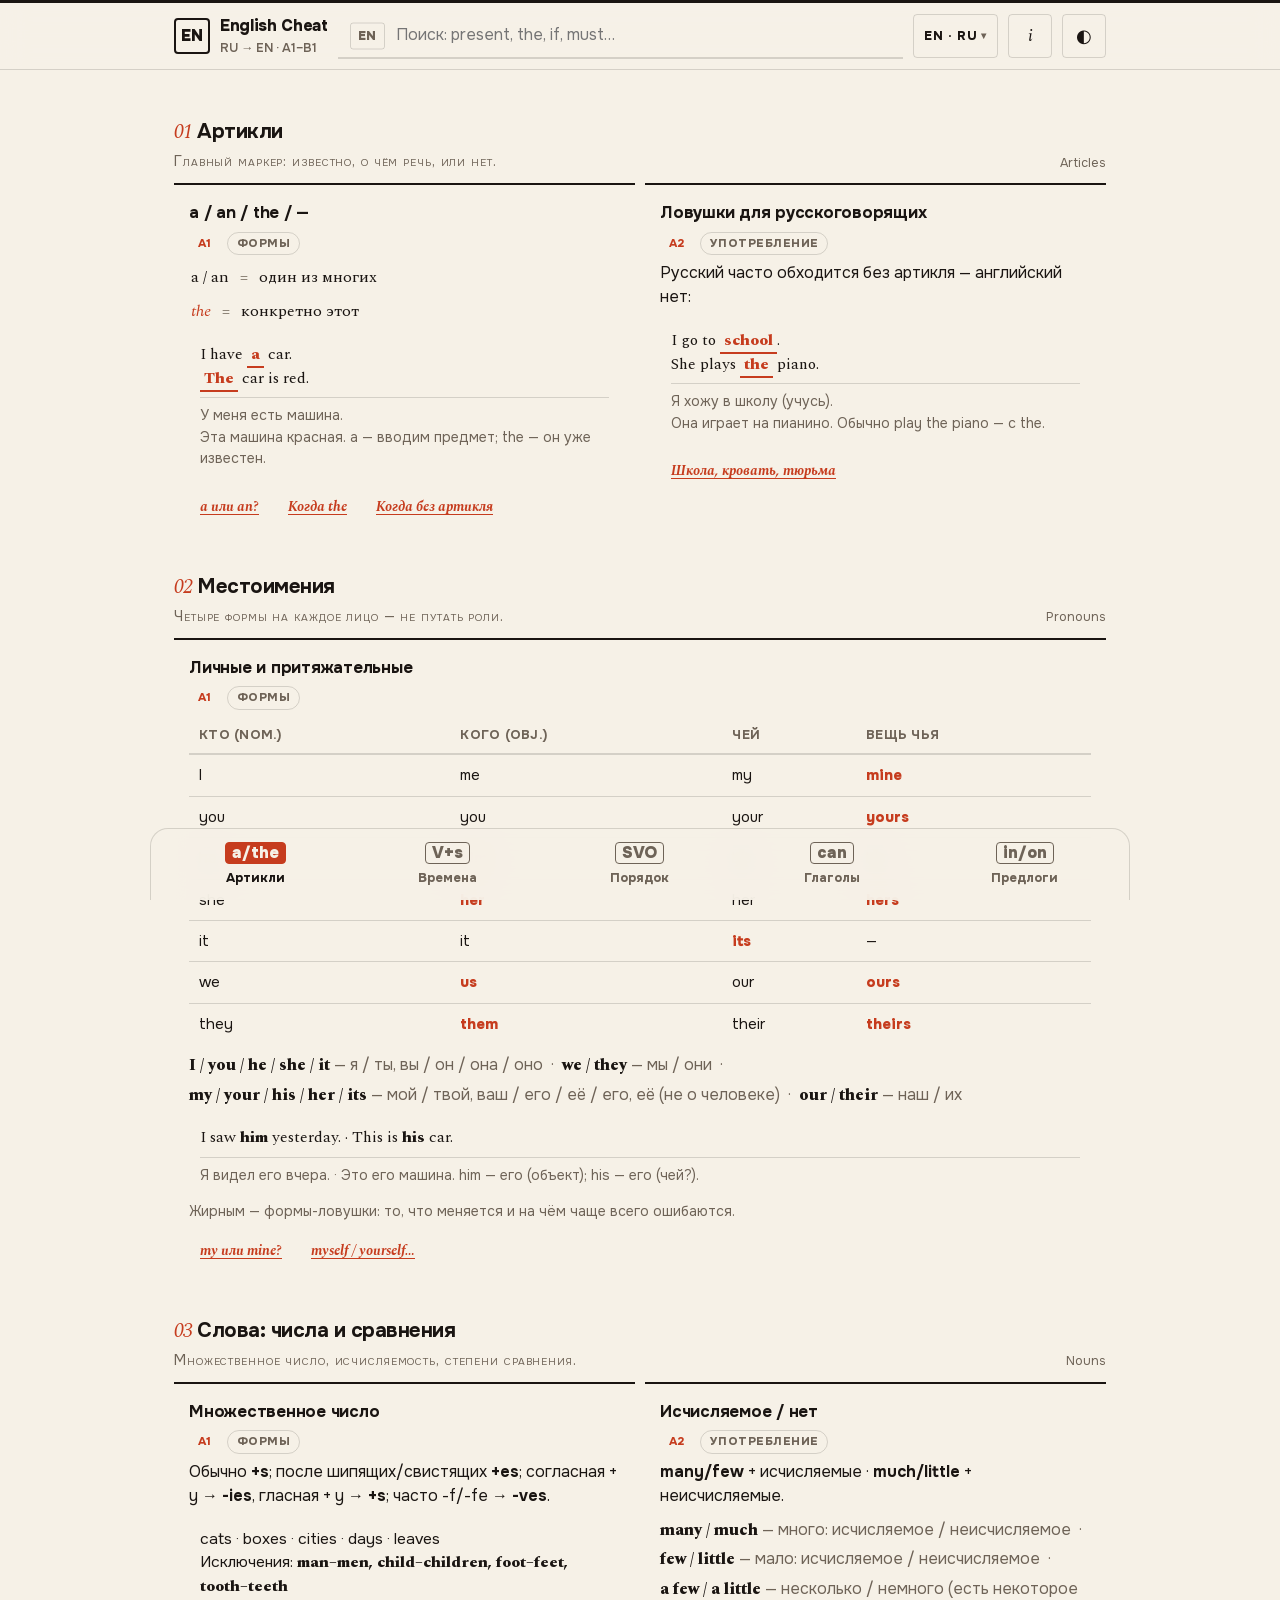
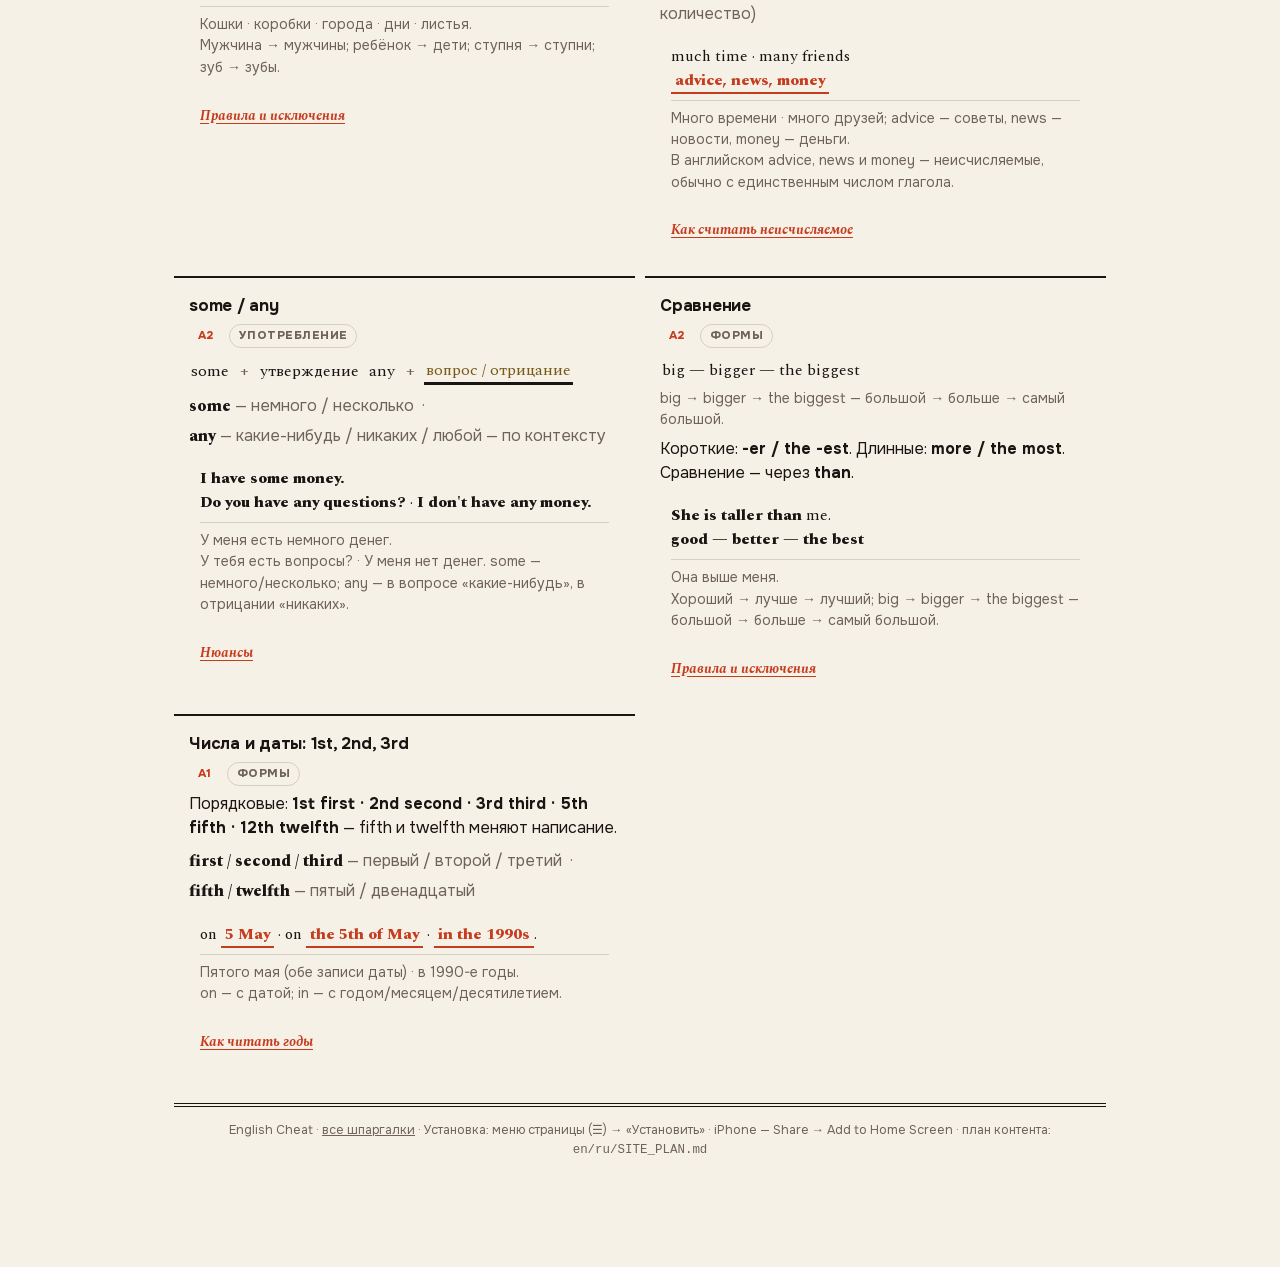
<file: en/ru/index.html>
<!doctype html>
<html lang="ru" data-skin="a">
<head>
  <meta charset="utf-8" />
  <meta name="viewport" content="width=device-width, initial-scale=1, viewport-fit=cover" />
  <!-- iOS standalone (Add to Home Screen): two WebKit viewport workarounds.
       (1) Relaunch restores a stale zoom level and pinch-out is unavailable
       there, so the scale is locked on iOS only (Safari itself ignores
       maximum-scale, Android and desktop keep pinch-zoom entirely).
       (2) A resumed standalone window can come back reporting a ~980px
       viewport, which trips the 720px desktop breakpoint in base.css;
       rewriting the meta forces WebKit to rebuild the real one. -->
  <script>
    if (/iphone|ipod/i.test(navigator.userAgent) || (/macintosh/i.test(navigator.userAgent) && navigator.maxTouchPoints > 1)) {
      const viewportMeta = document.querySelector('meta[name="viewport"]');
      const iOSViewport = 'width=device-width, initial-scale=1, maximum-scale=1, viewport-fit=cover';
      viewportMeta.setAttribute('content', iOSViewport);
      if (navigator.standalone) {
        const repairViewport = () => {
          if (window.innerWidth > screen.width * 1.5) {
            viewportMeta.setAttribute('content', 'width=device-width, initial-scale=1');
            setTimeout(() => viewportMeta.setAttribute('content', iOSViewport), 50);
          }
        };
        window.addEventListener('pageshow', repairViewport);
        document.addEventListener('visibilitychange', () => {
          if (document.visibilityState === 'visible') setTimeout(repairViewport, 0);
        });
      }
    }
  </script>
  <script>
    // Notebook is the default, including without JS or storage access.
    // Honor a saved Classic choice before stylesheets load.
    try { if (localStorage.getItem('skin') === 'classic') document.documentElement.removeAttribute('data-skin'); } catch (e) {}
  </script>
  <meta name="theme-color" content="#f6f7fb" media="(prefers-color-scheme: light)" />
  <meta name="theme-color" content="#10131b" media="(prefers-color-scheme: dark)" />
  <meta name="color-scheme" content="light dark" />
  <meta name="apple-mobile-web-app-capable" content="yes" />
  <meta name="apple-mobile-web-app-status-bar-style" content="default" />
  <meta name="apple-mobile-web-app-title" content="EN Cheat" />
  <meta name="description" content="Мобильная шпаргалка по английской грамматике: времена, артикли, порядок слов, условные предложения, предлоги." />
  <link rel="manifest" href="./manifest.webmanifest" />
  <link rel="icon" href="./icons/favicon.svg" type="image/svg+xml" />
  <link rel="icon" href="./icons/icon-32.png" sizes="32x32" type="image/png" />
  <link rel="apple-touch-icon" href="./icons/icon-180.png" />
  <meta property="og:title" content="English Grammar Cheatsheet" />
  <meta property="og:description" content="Английская грамматика без листания учебника: времена, артикли, порядок слов, условные. A1–B1, офлайн." />
  <meta property="og:type" content="website" />
  <meta property="og:url" content="https://andkirby.github.io/learn-language-cheat-sheet/en/ru/" />
  <meta property="og:image" content="https://andkirby.github.io/learn-language-cheat-sheet/en/ru/icons/icon-512.png" />
  <meta name="twitter:card" content="summary" />
  <title>English Grammar Cheatsheet</title>
  <link rel="stylesheet" href="../../assets/base.css" />
  <link rel="stylesheet" href="../../assets/skin-a.css" />
  <!-- Generated from content/decks/en-ru.json by tools/build_pages.py — do not edit by hand;
       regenerate with: python3 tools/build_pages.py content/decks/en-ru.json -->
</head>
<body>
  <header class="topbar">
    <div class="topbar-inner">
      <details class="app-menu"><summary aria-label="Меню: язык, оформление, справка, установка"><span aria-hidden="true">☰</span></summary><div class="lang-pop app-pop"><div class="app-identity">English Cheat<small>RU → EN · A1–B1</small></div><div class="lang-group"><div class="lang-group-label">Язык обучения</div><a href="../../de/ru/">Deutsch</a><span class="cur">English</span><a href="../../it/en/">Italiano</a><a href="../../fr/en/">Français</a></div><div class="lang-group"><div class="lang-group-label">Язык объяснений</div><span class="cur">Русский</span><a href="../de/">Deutsch</a></div><div class="lang-group"><div class="lang-group-label">Оформление</div><div role="radiogroup" aria-label="Оформление"><button type="button" class="skin-row" role="radio" aria-checked="false" tabindex="-1" data-skin-mode="classic">Классика</button><button type="button" class="skin-row cur" role="radio" aria-checked="true" tabindex="0" data-skin-mode="a">Тетрадь</button></div></div><div class="lang-group project-links"><a class="project-link" href="https://github.com/andkirby/learn-language-cheat-sheet"><svg class="menu-icon" viewBox="0 0 24 24" width="20" height="20" aria-hidden="true" focusable="false"><path fill="currentColor" d="M12 .75a11.25 11.25 0 0 0-3.558 21.923c.563.104.768-.244.768-.542 0-.267-.01-.975-.015-1.914-3.13.68-3.79-1.508-3.79-1.508-.512-1.3-1.25-1.646-1.25-1.646-1.022-.699.078-.685.078-.685 1.13.08 1.725 1.16 1.725 1.16 1.005 1.722 2.637 1.225 3.278.937.102-.728.393-1.225.715-1.507-2.498-.284-5.124-1.249-5.124-5.56 0-1.229.44-2.233 1.16-3.02-.117-.284-.503-1.428.11-2.977 0 0 .945-.302 3.094 1.153A10.79 10.79 0 0 1 12 6.186c.956.004 1.918.129 2.817.378 2.148-1.455 3.09-1.153 3.09-1.153.616 1.549.23 2.693.113 2.977.722.787 1.158 1.791 1.158 3.02 0 4.322-2.63 5.273-5.136 5.552.404.35.766 1.043.766 2.1 0 1.516-.014 2.738-.014 3.11 0 .3.203.65.774.54A11.252 11.252 0 0 0 12 .75Z"/></svg><span>GitHub</span></a><a class="project-link" href="https://github.com/andkirby/learn-language-cheat-sheet/issues/new">Сообщить о проблеме</a></div><div class="app-sep" aria-hidden="true"></div><button class="menu-row" type="button" data-detail="lookup-help">Как пользоваться</button><button class="menu-row" type="button" data-install hidden>Установить</button></div></details>
      <div class="brand">
        <div class="brand-mark" aria-hidden="true">EN</div>
        <div>English Cheat<small>RU → EN · A1–B1</small></div>
      </div>
      <div class="search-wrap">
        <span class="search-chip" aria-hidden="true">EN</span>
        <input id="search" class="search" type="search" autocomplete="off" enterkeyhint="search" placeholder="Поиск: present, the, if, must…" aria-label="Поиск по английской шпаргалке" />
        <button id="clearSearch" class="clear-search" type="button" aria-label="Очистить поиск" hidden>×</button>
      </div>
      <details class="lang-menu" id="langMenu"><summary aria-label="Язык обучения, язык объяснений и оформление">EN · RU</summary><div class="lang-pop"><div class="lang-group"><div class="lang-group-label">Язык обучения</div><a href="../../de/ru/">Deutsch</a><span class="cur">English</span><a href="../../it/en/">Italiano</a><a href="../../fr/en/">Français</a></div><div class="lang-group"><div class="lang-group-label">Язык объяснений</div><span class="cur">Русский</span><a href="../de/">Deutsch</a></div><div class="lang-group"><div class="lang-group-label">Оформление</div><div role="radiogroup" aria-label="Оформление"><button type="button" class="skin-row" role="radio" aria-checked="false" tabindex="-1" data-skin-mode="classic">Классика</button><button type="button" class="skin-row cur" role="radio" aria-checked="true" tabindex="0" data-skin-mode="a">Тетрадь</button></div></div><div class="lang-group project-links"><a class="project-link" href="https://github.com/andkirby/learn-language-cheat-sheet"><svg class="menu-icon" viewBox="0 0 24 24" width="20" height="20" aria-hidden="true" focusable="false"><path fill="currentColor" d="M12 .75a11.25 11.25 0 0 0-3.558 21.923c.563.104.768-.244.768-.542 0-.267-.01-.975-.015-1.914-3.13.68-3.79-1.508-3.79-1.508-.512-1.3-1.25-1.646-1.25-1.646-1.022-.699.078-.685.078-.685 1.13.08 1.725 1.16 1.725 1.16 1.005 1.722 2.637 1.225 3.278.937.102-.728.393-1.225.715-1.507-2.498-.284-5.124-1.249-5.124-5.56 0-1.229.44-2.233 1.16-3.02-.117-.284-.503-1.428.11-2.977 0 0 .945-.302 3.094 1.153A10.79 10.79 0 0 1 12 6.186c.956.004 1.918.129 2.817.378 2.148-1.455 3.09-1.153 3.09-1.153.616 1.549.23 2.693.113 2.977.722.787 1.158 1.791 1.158 3.02 0 4.322-2.63 5.273-5.136 5.552.404.35.766 1.043.766 2.1 0 1.516-.014 2.738-.014 3.11 0 .3.203.65.774.54A11.252 11.252 0 0 0 12 .75Z"/></svg><span>GitHub</span></a><a class="project-link" href="https://github.com/andkirby/learn-language-cheat-sheet/issues/new">Сообщить о проблеме</a></div></div></details>
      <button class="icon-btn" id="start" type="button" data-detail="lookup-help" aria-haspopup="dialog" aria-label="Как пользоваться" title="Как пользоваться"><span class="ico" aria-hidden="true">i</span></button>
      <button class="theme-btn" id="themeBtn" type="button" aria-label="Тема: системная">◐</button>
      <button class="install-btn" type="button" data-install hidden>Установить</button>
    </div>
  </header>

  <noscript>
    <style>
      .tap, .install-btn, .clear-search, .theme-btn, .icon-btn, .menu-row, .install-nudge, .skin-row { display: none !important; }
    </style>
    <div class="notice" style="margin:12px 16px 0">Поиск, детали и установка приложения требуют JavaScript. Всё содержимое шпаргалки доступно ниже без него.</div>
    <p class="intro" style="margin:10px 16px 0">Ищи <b>маркер</b> — сигнальное слово, артикль, союз или модальный глагол, — потом форму и порядок слов.</p>
  </noscript>

  <main>
    <p id="searchSummary" class="search-summary" role="status" aria-live="polite" hidden></p>
    <div id="noResults" class="no-results">Ничего не найдено. Попробуй “present”, “the”, “if”, “must”, “did”.</div>

    <section id="articles" data-section data-view="articles">
      <div class="section-head"><div><h2>Артикли</h2><p>Главный маркер: известно, о чём речь, или нет.</p></div><span class="section-badge">Articles</span></div>
      <div class="cards two">
        <article class="cheat-card" id="articles-articles" data-search="article a an the артикли неопределенный определенный нулевой">
        <h3>a / an / the / —</h3>
          <div class="badges"><span class="badge level">A1</span><span class="badge kind">формы</span></div>
        <div class="formula"><span class="slot">a / an</span><span class="arrow">=</span><span class="slot">один из многих</span></div>
        <div class="formula"><span class="slot sub">the</span><span class="arrow">=</span><span class="slot">конкретно этот</span></div>
        <div class="example pair">
          <div class="pair-src">I have <b class="hit">a</b> car.<br><b class="hit">The</b> car is red.</div>
          <div class="pair-gloss">У меня есть машина.<br>Эта машина красная. a — вводим предмет; the — он уже известен.</div>
        </div>
        <div class="chips"><button class="tap" data-detail="a-an">a или an?</button><button class="tap" data-detail="the-article">Когда the</button><button class="tap" data-detail="zero-article">Когда без артикля</button></div>
        </article>
        <article class="cheat-card" id="articles-zero-article" data-search="school zero article ошибки русскоговорящих">
        <h3>Ловушки для русскоговорящих</h3>
          <div class="badges"><span class="badge level">A2</span><span class="badge kind">употребление</span></div>
        <p>Русский часто обходится без артикля — английский нет:</p>
        <div class="example pair">
          <div class="pair-src">I go to <b class="hit">school</b>.<br>She plays <b class="hit">the</b> piano.</div>
          <div class="pair-gloss">Я хожу в школу (учусь).<br>Она играет на пианино. Обычно play the piano — с the.</div>
        </div>
        <div class="chips"><button class="tap" data-detail="school-exceptions">Школа, кровать, тюрьма</button></div>
        </article>
      </div>
    </section>
    <section id="pronouns" data-section data-view="articles">
      <div class="section-head"><div><h2>Местоимения</h2><p>Четыре формы на каждое лицо — не путать роли.</p></div><span class="section-badge">Pronouns</span></div>
      <article class="cheat-card" id="pronouns-pronouns" data-search="pronouns personal possessive личные местоимения притяжательные my mine his him">
        <h3>Личные и притяжательные</h3>
        <div class="badges"><span class="badge level">A1</span><span class="badge kind">формы</span></div>
        <div class="table-scroll">
          <table>
            <thead><tr><th>Кто (Nom.)</th><th>Кого (Obj.)</th><th>Чей</th><th>Вещь чья</th></tr></thead>
            <tbody>
              <tr><td>I</td><td>me</td><td>my</td><td class="hot">mine</td></tr>
              <tr><td>you</td><td>you</td><td>your</td><td class="hot">yours</td></tr>
              <tr><td>he</td><td class="hot">him</td><td>his</td><td>his</td></tr>
              <tr><td>she</td><td class="hot">her</td><td>her</td><td class="hot">hers</td></tr>
              <tr><td>it</td><td>it</td><td class="hot">its</td><td>—</td></tr>
              <tr><td>we</td><td class="hot">us</td><td>our</td><td class="hot">ours</td></tr>
              <tr><td>they</td><td class="hot">them</td><td>their</td><td class="hot">theirs</td></tr>
            </tbody>
          </table>
        </div>
<div class="legend"><span class="legend-item"><b>I / you / he / she / it</b><span class="legend-mean"> — я / ты, вы / он / она / оно</span></span>
<span class="legend-item"><b>we / they</b><span class="legend-mean"> — мы / они</span></span>
<span class="legend-item"><b>my / your / his / her / its</b><span class="legend-mean"> — мой / твой, ваш / его / её / его, её (не о человеке)</span></span>
<span class="legend-item"><b>our / their</b><span class="legend-mean"> — наш / их</span></span></div>
        <div class="example pair">
          <div class="pair-src">I saw <b>him</b> yesterday. · This is <b>his</b> car.</div>
          <div class="pair-gloss">Я видел его вчера. · Это его машина. him — его (объект); his — его (чей?).</div>
        </div>
        <p class="tiny">Жирным — формы-ловушки: то, что меняется и на чём чаще всего ошибаются.</p>
        <div class="chips"><button class="tap" data-detail="my-mine">my или mine?</button><button class="tap" data-detail="reflexive">myself / yourself…</button></div>
      </article>
    </section>
    <section id="order" data-section data-view="order">
      <div class="section-head"><div><h2>Порядок слов</h2><p>Английский не позволяет переставлять, как русский.</p></div><span class="section-badge">Word order</span></div>
      <div class="cards two">
        <article class="cheat-card" id="order-svo" data-search="svo word order порядок слов подлежащее сказуемое дополнение строгий">
        <h3>SVO — строгий</h3>
          <div class="badges"><span class="badge level">A1</span><span class="badge kind">порядок</span></div>
        <div class="formula"><span class="slot">Кто</span><span class="arrow">→</span><span class="slot verb">делает</span><span class="arrow">→</span><span class="slot">что</span></div>
        <div class="example pair">
          <div class="pair-src"><b>I love you.</b> Порядок фиксирует роли.<br>Не: <s>You love I.</s></div>
          <div class="pair-gloss">Я люблю тебя. I — я; love — люблю; you — тебя.<br>You love I — неверная форма: объект требует me.</div>
        </div>
        <div class="chips"><button class="tap" data-detail="svo">Чем это отличается от русского</button></div>
        </article>
        <article class="cheat-card" id="order-do-questions" data-search="do does did questions вопросы вспомогательный inversion">
        <h3>Вопросы: Do / Does / Did</h3>
          <div class="badges"><span class="badge level">A1</span><span class="badge kind">порядок</span></div>
        <div class="formula"><span class="slot sub">Do</span><span class="slot">you</span><span class="slot verb">like</span><span class="slot">tea?</span></div>
        <p class="tiny">Do you like tea? — Ты любишь чай? like — любить/нравиться; tea — чай. Do — вспомогательный глагол вопроса.</p>
        <p>После Do/Does/Did глагол — в <b>базовой форме</b>.</p>
        <div class="example pair">
          <div class="pair-src"><b>Does she work?</b> Не: <s>Does she works?</s><br><b>Where do you live?</b></div>
          <div class="pair-gloss">Она работает? · Где ты живёшь?<br>Does/Do строят вопрос, отдельно не переводятся; work — работать, live — жить.</div>
        </div>
        <p class="tiny">be и модальные обходятся без do: <b>Is she…? Can you…?</b></p>
        <div class="chips"><button class="tap" data-detail="do-questions">Как строить и где ошибаются</button></div>
        </article>
        <article class="cheat-card" id="order-frequency" data-search="adverbs frequency always never место наречий частоты">
        <h3>Всегда / Обычно / Никогда</h3>
          <div class="badges"><span class="badge level">A1</span><span class="badge kind">порядок</span></div>
        <p>Наречия частоты — <b>перед смысловым глаголом</b>, но <b>после be</b>.</p>
<div class="legend"><span class="legend-item"><b>always / usually</b><span class="legend-mean"> — всегда / обычно</span></span>
<span class="legend-item"><b>often / sometimes</b><span class="legend-mean"> — часто / иногда</span></span>
<span class="legend-item"><b>rarely / never</b><span class="legend-mean"> — редко / никогда</span></span></div>
        <div class="example pair">
          <div class="pair-src"><b>I always drink</b> coffee.<br><b>He is always late.</b></div>
          <div class="pair-gloss">Я всегда пью кофе. · Он всегда опаздывает. always — всегда; late — опоздавший/поздно.</div>
        </div>
        <div class="chips"><button class="tap" data-detail="frequency">Шкала always → never</button></div>
        </article>
        <article class="cheat-card" id="order-mistakes" data-search="where you do mistake omission error типичные ошибки вопрос без do">
        <h3>Ошибка №1 русскоговорящих</h3>
          <div class="badges"><span class="badge level">A2</span><span class="badge kind">порядок</span></div>
        <div class="example pair">
          <div class="pair-src"><s>Where you work?</s> → <b class="hit">Where do you work?</b><br><s>She like tea?</s> → <b class="hit">Does she like tea?</b></div>
          <div class="pair-gloss">Где ты работаешь? · Она любит чай?<br>Правильно: Where do you work? · Does she like tea?</div>
        </div>
        </article>
        <article class="cheat-card" id="order-nuances" data-search="just actually still even though оттенки вообще-то всё ещё даже впрочем правда на самом деле просто">
        <h3>Слова-оттенки: just, actually…</h3>
          <div class="badges"><span class="badge level">B1</span><span class="badge kind">употребление</span></div>
        <p>Один слог меняет тон фразы. Русские соответствия:</p>
<div class="legend"><span class="legend-item"><b>just</b><span class="legend-mean"> — просто / как раз</span></span>
<span class="legend-item"><b>actually</b><span class="legend-mean"> — вообще-то</span></span>
<span class="legend-item"><b>still</b><span class="legend-mean"> — всё ещё</span></span>
<span class="legend-item"><b>even</b><span class="legend-mean"> — даже</span></span>
<span class="legend-item"><b>though</b><span class="legend-mean"> — впрочем</span></span></div>
        <div class="chips"><button class="tap" data-detail="flavor-words">Разбор и ловушки</button></div>
        <div class="example pair">
          <div class="pair-src">It's expensive. I like it, <b class="hit">though</b>. · <b class="hit">Even</b> a child can do it.</div>
          <div class="pair-gloss">Это дорого. Но мне всё равно нравится. · Даже ребёнок может это сделать.</div>
        </div>
        </article>
        <article class="cheat-card" id="order-linkers" data-search="however therefore meanwhile nevertheless although despite but связки однако тем не менее тем временем несмотря поэтому not only but also не только но и не а">
        <h3>Связки: however, so, although…</h3>
          <div class="badges"><span class="badge level">B1</span><span class="badge kind">связь</span></div>
        <p>Соединяют предложения — контраст, причина, время, уступка:</p>
<div class="legend"><span class="legend-item"><b>but / however</b><span class="legend-mean"> — но / однако</span></span>
<span class="legend-item"><b>so / therefore</b><span class="legend-mean"> — поэтому</span></span>
<span class="legend-item"><b>meanwhile</b><span class="legend-mean"> — тем временем</span></span>
<span class="legend-item"><b>nevertheless</b><span class="legend-mean"> — тем не менее</span></span>
<span class="legend-item"><b>although / though</b><span class="legend-mean"> — хотя</span></span>
<span class="legend-item"><b>despite</b><span class="legend-mean"> — несмотря на</span></span></div>
        <div class="chips"><button class="tap" data-detail="linking-words">despite или although?</button></div>
        <div class="chips"><button class="tap neutral" data-detail="not-but">not (only) … but — <b>не…, а / не только…, но и</b></button></div>
        <div class="example pair">
          <div class="pair-src">It was raining. <b class="hit">However</b>, we went out. · <b class="hit">Although</b> it rained, we went out.</div>
          <div class="pair-gloss">Шёл дождь. Однако мы вышли. · Хотя шёл дождь, мы вышли.<br>however — однако (отдельное предложение); although — хотя (придаточное).</div>
        </div>
        <div class="example pair">
          <div class="pair-src">The meeting is <b class="hit">not</b> on Monday, <b class="hit">but</b> on Tuesday. · She is <b class="hit">not only</b> smart <b class="hit">but also</b> kind.</div>
          <div class="pair-gloss">Встреча не в понедельник, а во вторник. · Она не только умная, но и добрая.</div>
        </div>
        </article>
        <article class="cheat-card" id="order-contrast-linkers" data-search="while whereas on the other hand тогда как с другой стороны контраст">
        <h3>while / whereas / on the other hand</h3>
          <div class="badges"><span class="badge level">B1</span><span class="badge kind">связь</span></div>
        <p>Контраст двух фактов сразу: <b>while</b> (ещё и «пока»), <b>whereas</b> (формальнее), <b>on the other hand</b> (с другой стороны).</p>
        <div class="example pair">
          <div class="pair-src">I drink tea, <b class="hit">whereas</b> my wife prefers coffee. · <b class="hit">On the other hand</b>, it's cheaper.</div>
          <div class="pair-gloss">Я пью чай, тогда как моя жена предпочитает кофе. · С другой стороны, это дешевле.</div>
        </div>
        <div class="chips"><button class="tap" data-detail="contrast-linkers">while — тоже «пока»</button></div>
        </article>
        <article class="cheat-card" id="order-there-is" data-search="there is are there&#x27;s находится есть был были отрицание вопрос">
        <h3>there is / there are</h3>
          <div class="badges"><span class="badge level">A1</span><span class="badge kind">употребление</span></div>
        <p>= «есть, находится». <b>There is</b> + одно или неисчисляемое, <b>There are</b> + несколько:</p>
        <div class="example pair">
          <div class="pair-src"><b>There is</b> a shop nearby. · <b>There are</b> two shops.</div>
          <div class="pair-gloss">Поблизости есть магазин. · Есть два магазина.<br>there is — один/неисчисляемое; there are — несколько.</div>
        </div>
        <div class="chips"><button class="tap" data-detail="there-is">Отрицание и There's vs It's</button></div>
        </article>
      </div>
    </section>
    <section id="tenses" data-section data-view="tenses">
      <div class="section-head"><div><h2>Времена</h2><p>Сигнальные слова подсказывают время.</p></div><span class="section-badge">Tenses</span></div>
      <div class="cards two">
        <article class="cheat-card" id="tenses-present-simple" data-search="present simple время настоящее простое every day usually">
        <h3>Present Simple</h3>
          <div class="badges"><span class="badge level">A1</span><span class="badge kind">время</span></div>
        <div class="formula"><span class="slot">V</span><span class="arrow">+</span><span class="slot end">s (3 л.)</span></div>
        <p>Привычки, факты, расписания. Маркеры: <b>every day, usually, always, often</b>.</p>
<div class="legend"><span class="legend-item"><b>every day / usually / always / often</b><span class="legend-mean"> — каждый день / обычно / всегда / часто</span></span></div>
        <div class="example pair">
          <div class="pair-src"><b>She works</b> every day.<br><b>He doesn't work</b> on Sundays.</div>
          <div class="pair-gloss">Она работает каждый день.<br>Он не работает по воскресеньям. every day — каждый день; on Sundays — по воскресеньям.</div>
        </div>
        <div class="chips"><button class="tap" data-detail="present-simple">Когда и как</button></div>
        </article>
        <article class="cheat-card" id="tenses-present-continuous" data-search="present continuous ing now moment в процессе">
        <h3>Present Continuous</h3>
          <div class="badges"><span class="badge level">A1</span><span class="badge kind">время</span></div>
        <div class="formula"><span class="slot">am / is / are</span><span class="arrow">+</span><span class="slot end">V-ing</span></div>
        <p>Сейчас / в этот период. Маркеры: <b>now, at the moment, Look!, Listen!</b>.</p>
<div class="legend"><span class="legend-item"><b>now / at the moment</b><span class="legend-mean"> — сейчас / в данный момент</span></span>
<span class="legend-item"><b>Look! / Listen!</b><span class="legend-mean"> — Смотри! / Слушай!</span></span></div>
        <div class="example pair">
          <div class="pair-src"><b>I'm reading</b> now.<br><b>Look! It's raining.</b></div>
          <div class="pair-gloss">Я сейчас читаю.<br>Смотри! Идёт дождь. reading — читаю; now — сейчас; raining — идёт дождь.</div>
        </div>
        <p class="tiny">Ещё PC: <b>He's always losing his keys.</b> — раздражение привычкой, не «сейчас».</p>
        <div class="chips"><button class="tap" data-detail="present-continuous">Simple vs Continuous</button></div>
        </article>
        <article class="cheat-card" id="tenses-past-simple" data-search="past simple yesterday yesterday вчерашний V2 вторая форма">
        <h3>Past Simple</h3>
          <div class="badges"><span class="badge level">A2</span><span class="badge kind">время</span></div>
        <div class="formula"><span class="slot">V2</span><span class="arrow">/</span><span class="slot">did + V1</span></div>
        <p>Завершённые события прошлого. Маркеры: <b>yesterday, last week, in 2010, ago</b>.</p>
<div class="legend"><span class="legend-item"><b>yesterday / last week / ago</b><span class="legend-mean"> — вчера / на прошлой неделе / назад</span></span></div>
        <div class="example pair">
          <div class="pair-src"><b>I saw</b> him yesterday.<br><b>Did you see</b> him?</div>
          <div class="pair-gloss">Я видел его вчера.<br>Ты его видел? see → saw — видеть → видел; yesterday — вчера.</div>
        </div>
        <div class="chips"><button class="tap" data-detail="past-simple">Правильные и неправильные</button></div>
        </article>
        <article class="cheat-card" id="tenses-present-perfect" data-search="present perfect have has v3 just already yet ever результат опыт">
        <h3>Present Perfect</h3>
          <div class="badges"><span class="badge level">A2</span><span class="badge kind">время</span></div>
        <div class="formula"><span class="slot">have / has</span><span class="arrow">+</span><span class="slot end">V3</span></div>
        <p>Результат сейчас / опыт без времени. Маркеры: <b>just, already, yet, ever, never, recently</b>.</p>
<div class="legend"><span class="legend-item"><b>just / already / yet</b><span class="legend-mean"> — только что / уже / ещё, уже (вопрос)</span></span>
<span class="legend-item"><b>ever / never / recently</b><span class="legend-mean"> — когда-нибудь / никогда / недавно</span></span></div>
        <div class="example pair">
          <div class="pair-src"><b>I have lost</b> my keys (не могу зайти).<br><b>Have you ever been</b> to London?</div>
          <div class="pair-gloss">Я потерял ключи (и сейчас не могу войти).<br>Ты когда-нибудь бывал в Лондоне? lose → lost — терять → потерял; ever — когда-нибудь.</div>
        </div>
        <div class="chips"><button class="tap" data-detail="present-perfect">Почему этого времени нет в русском</button></div>
        </article>
        <article class="cheat-card" id="tenses-pp-vs-past" data-search="present perfect vs past simple разница вчера since выбор времени">
        <h3>Perfect vs Past Simple</h3>
          <div class="badges"><span class="badge level">B1</span><span class="badge kind">время</span></div>
        <p>Смысл: результат/опыт <b>сейчас</b> → Perfect · законченный факт прошлого → Past Simple.</p>
        <div class="example pair">
          <div class="pair-src"><b>I have seen</b> this film (уже знаю его).<br><b>I saw</b> it <b>yesterday</b>.</div>
          <div class="pair-gloss">Я уже видел этот фильм (опыт до настоящего).<br>Я видел его вчера (завершённое прошлое).</div>
        </div>
        <p class="tiny">«Время названо?» — только подсказка: <i>I've lived here since 2020</i> — время названо, но Perfect.</p>
        <div class="chips"><button class="tap" data-detail="pp-vs-past">Разбор на парах</button></div>
        </article>
        <article class="cheat-card" id="tenses-future" data-search="future will going to будущее план решение прогноз">
        <h3>Future: will / going to</h3>
          <div class="badges"><span class="badge level">A2</span><span class="badge kind">время</span></div>
        <div class="formula"><span class="slot">will + V1</span><span class="arrow">·</span><span class="slot">be going to + V1</span></div>
        <p><b>will</b> — решение сейчас, прогноз. <b>going to</b> — план/намерение, очевидное следствие.</p>
        <div class="example pair">
          <div class="pair-src"><b>I'll help</b> you (только что решил).<br><b>I'm going to visit</b> Paris (план).</div>
          <div class="pair-gloss">Я тебе помогу (решение сейчас).<br>Я собираюсь посетить Париж (план).</div>
        </div>
        <div class="chips"><button class="tap" data-detail="future">Как выбрать</button></div>
        </article>
        <article class="cheat-card" id="tenses-past-continuous" data-search="past continuous was were ing процесс фон пока">
        <h3>Past Continuous</h3>
          <div class="badges"><span class="badge level">A2</span><span class="badge kind">время</span></div>
        <div class="formula"><span class="slot">was / were</span><span class="arrow">+</span><span class="slot end">V-ing</span></div>
        <p>Был в процессе в момент прошлого — фон для события:</p>
        <div class="example pair">
          <div class="pair-src">I <b>was cooking</b> when he <b>called</b>. · They <b>were sleeping</b>.</div>
          <div class="pair-gloss">Я готовил, когда он позвонил. · Они спали.<br>was/were + -ing — действие в процессе в тот момент.</div>
        </div>
        <div class="chips"><button class="tap" data-detail="past-continuous">vs Past Simple</button></div>
        </article>
        <article class="cheat-card" id="tenses-pp-continuous" data-search="present perfect continuous been уже делаю час процесс свежий след">
        <h3>Present Perfect Continuous</h3>
          <div class="badges"><span class="badge level">B1</span><span class="badge kind">время</span></div>
        <div class="formula"><span class="slot">have / has been</span><span class="arrow">+</span><span class="slot end">V-ing</span></div>
        <p>Делаю это <b>уже какое-то время</b> (до сих пор) — или только что закончил, и след виден:</p>
        <div class="example pair">
          <div class="pair-src">I <b class="hit">have been waiting</b> for an hour. · You look tired — <b class="hit">have you been running</b>?</div>
          <div class="pair-gloss">Я жду уже час. · Ты выглядишь уставшим — ты бегал?<br>for an hour — в течение часа; процесс длится или оставил видимый след.</div>
        </div>
        <div class="chips"><button class="tap" data-detail="pp-continuous">vs Present Perfect</button></div>
        </article>
      </div>
    </section>
    <section id="verbs" data-section data-view="verbs">
      <div class="section-head"><div><h2>Глагольные конструкции</h2><p>Модальные, пассив, V-ing vs to V.</p></div><span class="section-badge">Verbs</span></div>
      <div class="cards two">
        <article class="cheat-card" id="verbs-modals" data-search="modal can could must should may might модальные глаголы">
        <h3>Модальные глаголы</h3>
          <div class="badges"><span class="badge level">A2</span><span class="badge kind">употребление</span></div>
        <div class="formula"><span class="slot sub">modal</span><span class="arrow">+</span><span class="slot verb">V1 без to</span></div>
<ul class="legend legend-list" role="list"><li class="legend-item"><b>can / could</b><span class="legend-mean"> — могу / мог; could также смягчает просьбу</span></li>
<li class="legend-item"><b>must / have to</b><span class="legend-mean"> — должен / нужно</span></li>
<li class="legend-item"><b>should</b><span class="legend-mean"> — стоит / следует (совет)</span></li>
<li class="legend-item"><b>may / might</b><span class="legend-mean"> — возможно; may также «разрешено»</span></li></ul>
        <div class="example pair">
          <div class="pair-src"><b>Can you help</b> me? · <b>You should sleep</b> more.</div>
          <div class="pair-gloss">Можешь мне помочь? · Тебе стоит больше спать. can — могу; should — стоит.</div>
        </div>
        <p class="tiny">have to — отдельная модель: have/has to + V1; вопрос с do/does/did. I have to go — Мне нужно идти; Do you have to go? — Тебе нужно идти?</p>
        <div class="chips"><button class="tap" data-detail="modals-en">Все значения</button></div>
        </article>
        <article class="cheat-card" id="verbs-mustnt" data-search="mustnt don&#x27;t have to запрещено не обязательно must not">
        <h3>mustn't ≠ don't have to</h3>
          <div class="badges"><span class="badge level">B1</span><span class="badge kind">употребление</span></div>
        <p><b>mustn't</b> = запрещено. <b>don't have to</b> = не обязательно.</p>
        <div class="example pair">
          <div class="pair-src"><b class="hit">You mustn't smoke</b> here.<br><b class="hit">You don't have to come</b> early.</div>
          <div class="pair-gloss">Здесь нельзя курить (запрет).<br>Тебе не обязательно приходить рано (нет обязанности).</div>
        </div>
        <div class="chips"><button class="tap" data-detail="mustnt">Почему это путают</button></div>
        </article>
        <article class="cheat-card" id="verbs-passive" data-search="passive voice пассив страдательный be v3 built">
        <h3>Пассив</h3>
          <div class="badges"><span class="badge level">B1</span><span class="badge kind">формы</span></div>
        <div class="formula"><span class="slot">be</span><span class="arrow">+</span><span class="slot end">V3</span></div>
        <div class="example pair">
          <div class="pair-src"><b class="hit">The house was built</b> in 1930.</div>
          <div class="pair-gloss">Дом был построен в 1930 году. build → built — строить → построенный; исполнитель не назван.</div>
        </div>
        <div class="chips"><button class="tap" data-detail="passive-en">Во сколько и в каком времени</button></div>
        </article>
        <article class="cheat-card" id="verbs-gerund-infinitive" data-search="gerund infinitive enjoy finish want decide to v">
        <h3>V-ing или to V?</h3>
          <div class="badges"><span class="badge level">B1</span><span class="badge kind">употребление</span></div>
        <p><b>enjoy, finish, mind</b> + V-ing · <b>want, decide, hope</b> + to V.</p>
<div class="legend"><span class="legend-item"><b>enjoy / finish / mind</b><span class="legend-mean"> — нравится делать / заканчивать / возражать</span></span>
<span class="legend-item"><b>want / decide / hope</b><span class="legend-mean"> — хотеть / решать / надеяться</span></span></div>
        <div class="example pair">
          <div class="pair-src"><b>I enjoy reading.</b> · <b>I want to read.</b></div>
          <div class="pair-gloss">Мне нравится читать. · Я хочу читать. enjoy — получать удовольствие; want — хотеть.</div>
        </div>
        <div class="chips"><button class="tap" data-detail="gerund-infinitive">Список частых глаголов</button></div>
        </article>
        <article class="cheat-card" id="verbs-relatives" data-search="relative clauses who which that который люди предметы вещи">
        <h3>Relative clauses: who / which / that</h3>
          <div class="badges"><span class="badge level">A2</span><span class="badge kind">связь</span></div>
        <p>В определительных придаточных без запятых: who — люди; which — предметы; that — оба типа. Это не все виды относительных придаточных.</p>
<div class="legend"><span class="legend-item"><b>who / which / that</b><span class="legend-mean"> — который: люди / предметы / оба (в ограничительных придаточных)</span></span></div>
        <div class="example pair">
          <div class="pair-src">The man <b class="hit">who</b> lives next door is 90. · The book <b class="hit">that</b> I read was great.</div>
          <div class="pair-gloss">Мужчине, который живёт по соседству, 90 лет. · Книга, которую я прочитал, была отличной.</div>
        </div>
        <div class="chips"><button class="tap" data-detail="relatives">whose, where и пропуск that</button></div>
        </article>
        <article class="cheat-card" id="verbs-negation" data-search="don&#x27;t doesn&#x27;t didn&#x27;t never no отрицание никогда никакой">
        <h3>Отрицание: don't / never / no</h3>
          <div class="badges"><span class="badge level">A1</span><span class="badge kind">формы</span></div>
        <p><b>don't / doesn't / didn't</b> + базовая форма · <b>never</b> вместо not · <b>no</b> + существительное.</p>
        <div class="example pair">
          <div class="pair-src">I <b class="hit">don't</b> smoke. · I have <b class="hit">never</b> been to Rome. · I have <b class="hit">no</b> money.</div>
          <div class="pair-gloss">Я не курю. · Я никогда не был в Риме. · У меня нет денег.<br>never — никогда (уже отрицание); no money — нет денег.</div>
        </div>
        <div class="chips"><button class="tap" data-detail="negation">Двойное отрицание — ловушка</button></div>
        </article>
        <article class="cheat-card" id="verbs-imperative" data-search="imperative повелительное don&#x27;t let&#x27;s please базовая форма команда просьба">
        <h3>Imperative: базовая форма</h3>
          <div class="badges"><span class="badge level">A1</span><span class="badge kind">формы</span></div>
        <p>Open! — Открой! · Please open the window — Пожалуйста, открой окно · Don’t open it — Не открывай это · Let’s go — Пойдём.</p>
        <div class="example pair">
          <div class="pair-src"><b class="hit">Please sit down</b>. · <b class="hit">Let's not argue</b>.</div>
          <div class="pair-gloss">Пожалуйста, садитесь. · Давайте не будем спорить. sit down — садиться; let’s — давайте.</div>
        </div>
        <div class="chips"><button class="tap" data-detail="imperative">Let's и вежливость</button></div>
        </article>
      </div>
    </section>
    <section id="preps" data-section data-view="preps">
      <div class="section-head"><div><h2>Предлоги</h2><p>in / on / at + предлоги, которые не переводятся дословно.</p></div><span class="section-badge">Prepositions</span></div>
      <div class="cards two">
        <article class="cheat-card" id="preps-time" data-search="prepositions time in on at время предлоги месяцы дни часы">
        <h3>Время: in / on / at</h3>
          <div class="badges"><span class="badge level">A1</span><span class="badge kind">триггер → предлог</span></div>
        <div class="formula"><span class="slot sub">in</span><span class="slot">месяцы, годы</span><span class="slot sub">on</span><span class="slot">дни, даты</span><span class="slot sub">at</span><span class="slot">часы, night</span></div>
        <div class="example pair">
          <div class="pair-src">in July · in 2026 · on Monday · on the 5th of May · at 7 o'clock · at night</div>
          <div class="pair-gloss">В июле · в 2026 году · в понедельник · пятого мая · в 7 часов · ночью.</div>
        </div>
        <div class="chips"><button class="tap" data-detail="time-preps">Полная модель</button></div>
        </article>
        <article class="cheat-card" id="preps-place" data-search="prepositions place in on at место внутри поверхности точка">
        <h3>Место: in / on / at</h3>
          <div class="badges"><span class="badge level">A1</span><span class="badge kind">триггер → предлог</span></div>
        <div class="formula"><span class="slot sub">in</span><span class="slot">внутри</span><span class="slot sub">on</span><span class="slot">поверхность</span><span class="slot sub">at</span><span class="slot">точка</span></div>
        <div class="example pair">
          <div class="pair-src">in the room · on the table · at the bus stop · at the door</div>
          <div class="pair-gloss">В комнате · на столе · на автобусной остановке · у двери.</div>
        </div>
        <div class="chips"><button class="tap" data-detail="place-preps">Как не перепутать</button></div>
        </article>
        <article class="cheat-card" id="preps-dependent" data-search="dependent prepositions depend on interested in listen to afraid of good at wait for зависимые предлоги ошибки">
        <h3>Предлоги-ловушки</h3>
          <div class="badges"><span class="badge level">B1</span><span class="badge kind">триггер → предлог</span></div>
        <p>Русский предлог ≠ английский. Учить парами:</p>
<div class="legend"><span class="legend-item"><b>depend on</b><span class="legend-mean"> — зависеть от</span></span>
<span class="legend-item"><b>interested in</b><span class="legend-mean"> — интересоваться</span></span>
<span class="legend-item"><b>listen to</b><span class="legend-mean"> — слушать</span></span>
<span class="legend-item"><b>afraid of</b><span class="legend-mean"> — бояться</span></span>
<span class="legend-item"><b>good at</b><span class="legend-mean"> — хорошо уметь / разбираться в</span></span>
<span class="legend-item"><b>wait for</b><span class="legend-mean"> — ждать</span></span></div>
        <div class="chips"><button class="tap" data-detail="dependent-preps">Разбор</button></div>
        <div class="example pair">
          <div class="pair-src">Зависит <b>от</b> → depend <b>on</b> (не from!)</div>
          <div class="pair-gloss">depend on — зависеть от. Предлог учим вместе с глаголом.</div>
        </div>
        </article>
      </div>
    </section>
    <section id="nouns" data-section data-view="articles">
      <div class="section-head"><div><h2>Слова: числа и сравнения</h2><p>Множественное число, исчисляемость, степени сравнения.</p></div><span class="section-badge">Nouns</span></div>
      <div class="cards two">
        <article class="cheat-card" id="nouns-plurals" data-search="plural nouns множественное число s es ies irregular неправильные men children">
        <h3>Множественное число</h3>
          <div class="badges"><span class="badge level">A1</span><span class="badge kind">формы</span></div>
        <p>Обычно <b>+s</b>; после шипящих/свистящих <b>+es</b>; согласная + y → <b>-ies</b>, гласная + y → <b>+s</b>; часто -f/-fe → <b>-ves</b>.</p>
        <div class="example pair">
          <div class="pair-src">cats · boxes · cities · days · leaves<br>Исключения: <b>man–men, child–children, foot–feet, tooth–teeth</b></div>
          <div class="pair-gloss">Кошки · коробки · города · дни · листья.<br>Мужчина → мужчины; ребёнок → дети; ступня → ступни; зуб → зубы.</div>
        </div>
        <div class="chips"><button class="tap" data-detail="plurals">Правила и исключения</button></div>
        </article>
        <article class="cheat-card" id="nouns-countable" data-search="countable uncountable much many few little advice news исчисляемые">
        <h3>Исчисляемое / нет</h3>
          <div class="badges"><span class="badge level">A2</span><span class="badge kind">употребление</span></div>
        <p><b>many/few</b> + исчисляемые · <b>much/little</b> + неисчисляемые.</p>
<div class="legend"><span class="legend-item"><b>many / much</b><span class="legend-mean"> — много: исчисляемое / неисчисляемое</span></span>
<span class="legend-item"><b>few / little</b><span class="legend-mean"> — мало: исчисляемое / неисчисляемое</span></span>
<span class="legend-item"><b>a few / a little</b><span class="legend-mean"> — несколько / немного (есть некоторое количество)</span></span></div>
        <div class="example pair">
          <div class="pair-src">much time · many friends<br><b class="hit">advice, news, money</b></div>
          <div class="pair-gloss">Много времени · много друзей; advice — советы, news — новости, money — деньги.<br>В английском advice, news и money — неисчисляемые, обычно с единственным числом глагола.</div>
        </div>
        <div class="chips"><button class="tap" data-detail="countable">Как считать неисчисляемое</button></div>
        </article>
        <article class="cheat-card" id="nouns-some-any" data-search="some any некоторые любые утверждение отрицание вопрос">
        <h3>some / any</h3>
          <div class="badges"><span class="badge level">A2</span><span class="badge kind">употребление</span></div>
        <div class="formula"><span class="slot">some</span><span class="arrow">+</span><span class="slot">утверждение</span><span class="slot">any</span><span class="arrow">+</span><span class="slot end">вопрос / отрицание</span></div>
<div class="legend"><span class="legend-item"><b>some</b><span class="legend-mean"> — немного / несколько</span></span>
<span class="legend-item"><b>any</b><span class="legend-mean"> — какие-нибудь / никаких / любой — по контексту</span></span></div>
        <div class="example pair">
          <div class="pair-src"><b>I have some money.</b><br><b>Do you have any questions?</b> · <b>I don't have any money.</b></div>
          <div class="pair-gloss">У меня есть немного денег.<br>У тебя есть вопросы? · У меня нет денег. some — немного/несколько; any — в вопросе «какие-нибудь», в отрицании «никаких».</div>
        </div>
        <div class="chips"><button class="tap" data-detail="some-any">Нюансы</button></div>
        </article>
        <article class="cheat-card" id="nouns-comparative" data-search="comparative superlative сравнительная превосходная er est more most better best">
        <h3>Сравнение</h3>
          <div class="badges"><span class="badge level">A2</span><span class="badge kind">формы</span></div>
        <div class="formula"><span class="slot">big — bigger — the biggest</span></div>
        <p class="tiny">big → bigger → the biggest — большой → больше → самый большой.</p>
        <p>Короткие: <b>-er / the -est</b>. Длинные: <b>more / the most</b>. Сравнение — через <b>than</b>.</p>
        <div class="example pair">
          <div class="pair-src"><b>She is taller than</b> me.<br><b>good — better — the best</b></div>
          <div class="pair-gloss">Она выше меня.<br>Хороший → лучше → лучший; big → bigger → the biggest — большой → больше → самый большой.</div>
        </div>
        <div class="chips"><button class="tap" data-detail="comparative">Правила и исключения</button></div>
        </article>
        <article class="cheat-card" id="nouns-numbers-dates" data-search="ordinal 1st 2nd 3rd fifth twelfth даты годы май число">
        <h3>Числа и даты: 1st, 2nd, 3rd</h3>
          <div class="badges"><span class="badge level">A1</span><span class="badge kind">формы</span></div>
        <p>Порядковые: <b>1st first · 2nd second · 3rd third · 5th fifth · 12th twelfth</b> — fifth и twelfth меняют написание.</p>
<div class="legend"><span class="legend-item"><b>first / second / third</b><span class="legend-mean"> — первый / второй / третий</span></span>
<span class="legend-item"><b>fifth / twelfth</b><span class="legend-mean"> — пятый / двенадцатый</span></span></div>
        <div class="example pair">
          <div class="pair-src">on <b class="hit">5 May</b> · on <b class="hit">the 5th of May</b> · <b class="hit">in the 1990s</b>.</div>
          <div class="pair-gloss">Пятого мая (обе записи даты) · в 1990-е годы.<br>on — с датой; in — с годом/месяцем/десятилетием.</div>
        </div>
        <div class="chips"><button class="tap" data-detail="numbers-dates">Как читать годы</button></div>
        </article>
      </div>
    </section>
    <section id="conditionals" data-section data-view="verbs">
      <div class="section-head"><div><h2>Условные предложения</h2><p>Формула одинаковая: If + условие, + следствие.</p></div><span class="section-badge">If-clauses</span></div>
      <div class="cards two">
        <article class="cheat-card" id="conditionals-cond1" data-search="conditional 1 first real условное первое настоящее will реальное">
        <h3>Type 1 — реальное</h3>
          <div class="badges"><span class="badge level">A2</span><span class="badge kind">условное</span></div>
        <div class="formula"><span class="slot sub">If + Present</span><span class="arrow">,</span><span class="slot verb">will + V1</span></div>
        <div class="example pair">
          <div class="pair-src"><b class="hit">If it rains, we will stay</b> at home.</div>
          <div class="pair-gloss">Если пойдёт дождь, мы останемся дома.<br>В этой модели после if — Present, will — в главной части.</div>
        </div>
        <div class="chips"><button class="tap" data-detail="cond1">Разбор</button></div>
        </article>
        <article class="cheat-card" id="conditionals-cond2" data-search="conditional 2 second unreal нереальное would were если бы сейчас">
        <h3>Type 2 — нереальное сейчас</h3>
          <div class="badges"><span class="badge level">B1</span><span class="badge kind">условное</span></div>
        <div class="formula"><span class="slot sub">If + Past</span><span class="arrow">,</span><span class="slot verb">would + V1</span></div>
        <div class="example pair">
          <div class="pair-src"><b class="hit">If I had time, I would help</b> you.<br>If I <b class="hit">were</b> you…</div>
          <div class="pair-gloss">Если бы у меня было время, я бы тебе помог.<br>На твоём месте… (If I were you…).</div>
        </div>
        <div class="chips"><button class="tap" data-detail="cond2">Почему were</button></div>
        </article>
        <article class="cheat-card" id="conditionals-cond0" data-search="conditional 0 zero законы настоящее условное нулевое">
        <h3>Type 0 — всегда так</h3>
          <div class="badges"><span class="badge level">A2</span><span class="badge kind">условное</span></div>
        <div class="formula"><span class="slot sub">If + Present</span><span class="arrow">,</span><span class="slot verb">Present</span></div>
        <div class="example pair">
          <div class="pair-src"><b class="hit">If you heat ice, it melts.</b></div>
          <div class="pair-gloss">Если нагревать лёд, он тает. heat — нагревать; ice — лёд; melt — таять.</div>
        </div>
        <div class="chips"><button class="tap" data-detail="cond0">Когда выбирать 0 вместо 1</button></div>
        </article>
        <article class="cheat-card" id="conditionals-cond3" data-search="conditional 3 third past regret упущенное прошлое would have">
        <h3>Type 3 — прошлое нереальное</h3>
          <div class="badges"><span class="badge level">B1</span><span class="badge kind">условное</span></div>
        <div class="formula"><span class="slot sub">If + had V3</span><span class="arrow">,</span><span class="slot verb">would have V3</span></div>
        <div class="example pair">
          <div class="pair-src"><b class="hit">If I had known, I would have called.</b></div>
          <div class="pair-gloss">Если бы я знал тогда, я бы позвонил (в прошлом этого не произошло).</div>
        </div>
        <p class="tiny">Для B1+ — распознавать достаточно.</p>
        </article>
      </div>
    </section>
    <div class="footer">English Cheat · <a href="../../">все шпаргалки</a> · <span id="install-help">Установка: меню страницы (☰) → «Установить» · iPhone — Share → Add to Home Screen</span> · план контента: <code>en/ru/SITE_PLAN.md</code></div>
  </main>

  <nav class="bottom-nav" aria-label="Основная навигация">
    <a class="nav-item active" aria-current="true" href="#articles" data-nav="articles"><span class="ico" aria-hidden="true">a/the</span><span>Артикли</span></a>
    <a class="nav-item" href="#tenses" data-nav="tenses"><span class="ico" aria-hidden="true">V+s</span><span>Времена</span></a>
    <a class="nav-item" href="#order" data-nav="order"><span class="ico" aria-hidden="true">SVO</span><span>Порядок</span></a>
    <a class="nav-item" href="#verbs" data-nav="verbs"><span class="ico" aria-hidden="true">can</span><span>Глаголы</span></a>
    <a class="nav-item" href="#preps" data-nav="preps"><span class="ico" aria-hidden="true">in/on</span><span>Предлоги</span></a>
  </nav>

  <div id="installNudge" class="install-nudge" role="status" hidden>
    <span class="nudge-text">Работайте офлайн — установите шпаргалку на телефон</span>
    <button class="tap neutral" type="button" data-install>Установить</button>
    <button class="nudge-close" type="button" aria-label="Закрыть">×</button>
  </div>

  <dialog id="detailDialog" aria-labelledby="detailTitle">
    <div class="sheet">
      <div class="grab" aria-hidden="true"></div>
      <div class="sheet-head">
        <div><h2 id="detailTitle"></h2><p class="lead" id="detailLead"></p></div>
        <button class="close-sheet" id="closeDialog" aria-label="Закрыть" type="button">×</button>
      </div>
      <div id="detailBody"></div>
    </div>
  </dialog>

  <script>
    const DETAILS = {
  "lookup-help": {
    "title": "Как пользоваться",
    "lead": "Маркер → форма → порядок слов.",
    "body": "<div class=\"detail-block\"><b class=\"detail-label\">Схема</b>Найди маркер — сигнальное слово, артикль, союз или модальный глагол, — потом смотри нужную форму и порядок слов.</div><div class=\"detail-block\"><b class=\"detail-label\">Поиск</b>Ищи сразу: <i>present</i>, <i>the</i>, <i>must</i> — или по-русски. Поиск проверяет все разделы сразу.</div><div class=\"detail-block\"><b class=\"detail-label\">Навигация</b>Пять разделов внизу.</div><div class=\"detail-block\"><b class=\"detail-label\">Обозначения</b>V/V1 — базовая форма (go — идти/ехать); V2 — прошедшая (went — пошёл/поехал); V3 — причастие (gone). be → am/is/are, was/were; have/has и do/does/did могут быть вспомогательными: переводится вся конструкция, а не каждое слово отдельно.</div>"
  },
  "flavor-words": {
    "title": "Слова-оттенки: разбор",
    "lead": "Позиция зависит от слова: just/still часто в середине; actually может начинать фразу; even — перед выделяемым словом; though — часто в конце.",
    "body": "<div class=\"detail-block\"><b class=\"detail-label\">just</b>I've <i>just</i> eaten. — «только что» (см. Present Perfect) · Just kidding! — «просто шучу».<p class=\"detail-comment\">Я только что поел. · Просто шучу!</p></div><div class=\"detail-block\"><b class=\"detail-label\">actually</b><i>Actually</i>, I don't know. — «вообще-то / на самом деле». Не «актуально»! Актуальный = relevant.<p class=\"detail-comment\">Вообще-то я не знаю.</p></div><div class=\"detail-block\"><b class=\"detail-label\">still</b>I <i>still</i> live here. — «всё ещё»: продолжается до сих пор. В вопросах/отрицаниях часто yet (см. Perfect).<p class=\"detail-comment\">Я всё ещё живу здесь. still — всё ещё; not yet — ещё не.</p></div><div class=\"detail-block\"><b class=\"detail-label\">even</b><i>Even</i> a child can do it.<p class=\"detail-comment\">Даже ребёнок может это сделать. «даже»: усиление перед тем словом, которое удивляет.</p></div><div class=\"detail-block\"><b class=\"detail-label\">though</b>It's expensive. I like it, <i>though</i>. — «впрочем/правда» в конце фразы. В начале — союз: Though it's expensive… (= хотя).<p class=\"detail-comment\">Это дорого. Но мне всё равно нравится. · Хотя это дорого…</p></div>"
  },
  "linking-words": {
    "title": "Связки: разбор",
    "lead": "however, therefore, meanwhile начинают новое предложение — после них запятая.",
    "body": "<div class=\"detail-block\"><b class=\"detail-label\">but / however</b>It was raining. <i>However</i>, we went out.<p class=\"detail-comment\">Шёл дождь. Однако мы вышли. то же «но», только формальнее и отдельным предложением.</p></div><div class=\"detail-block\"><b class=\"detail-label\">so / therefore</b>I was tired, <i>so</i> I slept. — «поэтому». <i>Therefore</i> — то же, формальнее.<p class=\"detail-comment\">Я устал, поэтому поспал. therefore — поэтому (формальнее).</p></div><div class=\"detail-block\"><b class=\"detail-label\">meanwhile</b>I cooked. <i>Meanwhile</i>, he watched TV.<p class=\"detail-comment\">Я готовил. Тем временем он смотрел телевизор. «тем временем»: два события одновременно.</p></div><div class=\"detail-block\"><b class=\"detail-label\">nevertheless</b>The task was hard. <i>Nevertheless</i>, she finished it.<p class=\"detail-comment\">Задание было трудным. Тем не менее она его закончила. «тем не менее»: уступка.</p></div><div class=\"detail-block\"><b class=\"detail-label\">despite vs although</b><i>Despite</i> the rain ✓ · <s>Despite it was raining</s> ✗ → <i>Although it was raining</i> ✓. Despite + существительное/-ing; although + подлежащее и глагол.<p class=\"detail-comment\">Несмотря на дождь · хотя шёл дождь. despite + существительное, although + предложение.</p></div>"
  },
  "not-but": {
    "title": "not …, but / not only … but also",
    "lead": "После отрицания: «не X, а Y» — not X, but Y; «не только…, но и» — not only … but also.",
    "body": "<div class=\"detail-block\"><b class=\"detail-label\">not …, but</b>The meeting is <i>not on Monday, but on Tuesday</i>.<p class=\"detail-comment\">Встреча не в понедельник, а во вторник. «не в понедельник, а во вторник»: отрицаем один вариант и исправляем на другой.</p></div><div class=\"detail-block\"><b class=\"detail-label\">not only … but also</b>She is <i>not only smart but also kind</i>.<p class=\"detail-comment\">Она не только умная, но и добрая. «не только умная, но и добрая».</p></div><div class=\"detail-block\"><b class=\"detail-label\">просто but</b>Ничего не исправляется, а просто противопоставляется — обычный <i>but</i>: It was raining, <i>but</i> we went out. — «но».<p class=\"detail-comment\">Шёл дождь, но мы вышли.</p></div><div class=\"detail-block\"><b class=\"detail-label\">Позиция</b>Обе конструкции стоят внутри предложения — это не связки вроде however, которые начинают новое предложение.</div>"
  },
  "there-is": {
    "title": "there is / there are",
    "lead": "Без do: Is there…? There aren't… — это be.",
    "body": "<div class=\"detail-block\"><b class=\"detail-label\">Отрицание/вопрос</b><i>There isn't</i> a shop here. · <i>There aren't</i> any shops. · <i>Is there</i> a shop nearby?<p class=\"detail-comment\">Здесь нет магазина. · Нет магазинов. · Поблизости есть магазин?</p></div><div class=\"detail-block\"><b class=\"detail-label\">Прошлое</b><i>There was</i> a shop. · <i>There were</i> two shops.<p class=\"detail-comment\">Был магазин. · Было два магазина.</p></div><div class=\"detail-block\"><b class=\"detail-label\">There's vs It's</b><i>There's a problem</i> — «есть проблема» (существует) · <i>It's a problem</i> — «это проблема» (о конкретном).</div>"
  },
  "past-continuous": {
    "title": "Past Continuous vs Past Simple",
    "lead": "Длинный процесс — was/were + -ing; событие — Past Simple.",
    "body": "<div class=\"detail-block\"><b class=\"detail-label\">Фон + событие</b>I <i>was cooking</i> when he <i>called</i>.<p class=\"detail-comment\">Я готовил, когда он позвонил. «готовил (в процессе), когда он позвонил».</p></div><div class=\"detail-block\"><b class=\"detail-label\">Два параллельных</b>I <i>was reading</i> while she <i>was sleeping</i>. — оба процесса (см. meanwhile).<p class=\"detail-comment\">Я читал, пока она спала.</p></div><div class=\"detail-block\"><b class=\"detail-label\">Русский аспект</b>Русский вид не задаёт английское время автоматически. I cooked dinner yesterday — Я вчера готовил/приготовил ужин. I was cooking when he called — Я готовил, когда он позвонил: показываем действие в процессе.<p class=\"detail-comment\">Прошедший вид и русское совершенное/несовершенное действие не совпадают один к одному.</p></div><div class=\"detail-block\"><b class=\"detail-label\">Не для фактов</b>Последовательность событий — Past Simple: I came home, saw the letter and read it.<p class=\"detail-comment\">Я пришёл домой, увидел письмо и прочитал его.</p></div>"
  },
  "negation": {
    "title": "Отрицание: разбор",
    "lead": "Одно отрицание на предложение — главное отличие от русского.",
    "body": "<div class=\"detail-block\"><b class=\"detail-label\">Ловушка</b>«Я никогда не был в Риме» → <i>I have never been to Rome</i> — never УЖЕ отрицание, второй <i>not</i> не добавляем.<p class=\"detail-comment\">Я никогда не был в Риме.</p></div><div class=\"detail-block\"><b class=\"detail-label\">no vs not any</b><i>I have no money</i> = <i>I don't have any money</i> — «нет денег»; no + существительное короче.<p class=\"detail-comment\">У меня нет денег.</p></div><div class=\"detail-block\"><b class=\"detail-label\">Порядок</b><i>I don't smoke</i> · <i>He doesn't smoke</i> · <i>I didn't smoke</i> — вспомогательный + not, смысловой в базовой форме.<p class=\"detail-comment\">Я не курю / Он не курит / Я не курил.</p></div><div class=\"detail-block\"><b class=\"detail-label\">never = наречие</b><i>I never drink coffee</i> — перед смысловым глаголом, как другие наречия частоты (см. «Всегда / Обычно / Никогда»).<p class=\"detail-comment\">Я никогда не пью кофе.</p></div>"
  },
  "pp-continuous": {
    "title": "Perfect vs Perfect Continuous",
    "lead": "Результат или процесс? since/for работают в обоих.",
    "body": "<div class=\"detail-block\"><b class=\"detail-label\">Результат vs процесс</b><i>I've painted the wall</i> — стена покрашена (результат) · <i>I've been painting all day</i> — весь день красил (процесс, может, и не закончил).<p class=\"detail-comment\">Я покрасил стену (готово). · Я весь день красил (процесс).</p></div><div class=\"detail-block\"><b class=\"detail-label\">Как в русском</b><i>I've been waiting for an hour</i> — «жду уже час»: русское настоящее + «уже» = английский PPC.<p class=\"detail-comment\">Я жду уже час. for — длительность; since — начальная точка.</p></div><div class=\"detail-block\"><b class=\"detail-label\">Исключение</b><i>know, want, like</i> — состояния без -ing даже здесь: <i>I've known him for years</i>.<p class=\"detail-comment\">Я знаю его много лет. know — знать.</p></div>"
  },
  "relatives": {
    "title": "Relative clauses: разбор",
    "lead": "who — люди, which — предметы; that возможно в определительных придаточных без запятых. Местоимение можно опустить, если оно дополнение, но не подлежащее.",
    "body": "<div class=\"detail-block\"><b class=\"detail-label\">whose / where</b><i>the man whose dog barks</i> — «чей пёс лает» · <i>the city where I live</i> — «город, где я живу».<p class=\"detail-comment\">Мужчина, чей пёс лает · город, где я живу.</p></div><div class=\"detail-block\"><b class=\"detail-label\">that можно опустить</b><b>The book (that) I read</b> — книга, которую я прочитал: that — дополнение, I — подлежащее; that можно опустить. <b>The book that helps</b> — книга, которая помогает: that само подлежащее, поэтому его нельзя опустить. Правило относится к определительным придаточным без запятых.<p class=\"detail-comment\">Книга, которую я прочитал · книга, которая помогает.</p></div><div class=\"detail-block\"><b class=\"detail-label\">Согласование</b><i>people who are</i> (мн.ч.) · <i>the person who is</i> — глагол следует за существительным.<p class=\"detail-comment\">Люди, которые… (мн.ч.) · человек, который… (ед.ч.).</p></div>"
  },
  "imperative": {
    "title": "Imperative: разбор",
    "lead": "Подлежащего нет — просто базовая форма.",
    "body": "<div class=\"detail-block\"><b class=\"detail-label\">Let's</b><i>Let's go</i> — «пойдём» (предложение себе и собеседнику) · <i>Let's not argue</i> — отрицание.<p class=\"detail-comment\">Let’s go — Пойдём; Let’s not argue — Давайте не спорить.</p></div><div class=\"detail-block\"><b class=\"detail-label\">Вежливо</b><i>Please sit down</i> · <i>Could you open the window</i>? — could смягчает (см. Модальные).<p class=\"detail-comment\">Please sit down — Пожалуйста, садитесь; Could you open the window? — Не могли бы Вы открыть окно?</p></div><div class=\"detail-block\"><b class=\"detail-label\">Инструкции</b><i>Press the button. Add salt</i> — рецепты и указания целиком в императиве.<p class=\"detail-comment\">Нажмите кнопку. Добавьте соль.</p></div>"
  },
  "contrast-linkers": {
    "title": "while / whereas: разбор",
    "lead": "Соединяют два факта в одном предложении — запятая перед ними.",
    "body": "<div class=\"detail-block\"><b class=\"detail-label\">while — двулико</b><i>I cook, while he watches TV</i> — «тогда как» (контраст) · <i>While I cooked, he watched TV</i> — «пока» (время). Смысл по контексту.<p class=\"detail-comment\">Я готовлю, тогда как он смотрит телевизор (контраст). · Пока я готовил, он смотрел телевизор (время).</p></div><div class=\"detail-block\"><b class=\"detail-label\">whereas</b><i>She is tall, whereas her sister is short</i> — «тогда как»: формальный контраст.<p class=\"detail-comment\">Она высокая, тогда как её сестра невысокая.</p></div><div class=\"detail-block\"><b class=\"detail-label\">on the other hand</b>Отдельным предложением: The flat is small. <i>On the other hand</i>, it's cheap. — «с другой стороны».<p class=\"detail-comment\">Квартира маленькая. С другой стороны, она дешёвая.</p></div>"
  },
  "numbers-dates": {
    "title": "Даты и годы: разбор",
    "lead": "С предлогом: конкретная дата обычно on, год и месяц — in.",
    "body": "<div class=\"detail-block\"><b class=\"detail-label\">on vs in</b><i>on 5 May</i> (дата) · <i>in 2026</i> (год) · <i>in May</i> (месяц) — см. Время: in/on/at.<p class=\"detail-comment\">Пятого мая · в 2026 году · в мае.</p></div><div class=\"detail-block\"><b class=\"detail-label\">Годы</b><i>2026 → twenty twenty-six</i> · <i>the 1990s → the nineties</i> — десятилетие с the.<p class=\"detail-comment\">2026 — twenty twenty-six, две пары цифр; the 1990s — девяностые годы.</p></div><div class=\"detail-block\"><b class=\"detail-label\">Орфография</b><i>five → fifth</i> (не «fiveth») · <i>twelve → twelfth</i> · <i>nine → ninth</i> (e выпадает).<p class=\"detail-comment\">five → fifth — пять → пятый; twelve → twelfth — двенадцать → двенадцатый; nine → ninth — девять → девятый.</p></div>"
  },
  "a-an": {
    "title": "a или an",
    "lead": "Выбор по первому ЗВУКУ, не по букве.",
    "body": "<div class=\"detail-block\"><b class=\"detail-label\">Правило</b>a + согласный звук, an + гласный звук: a cat, an apple.<p class=\"detail-comment\">a cat — кошка; an apple — яблоко. a/an — неопределённый артикль, отдельно обычно не переводится.</p></div><div class=\"detail-block\"><b class=\"detail-label\">Ловушки</b>an hour (h немая) · a university (произносится «ю») · an MBA (эм).<p class=\"detail-comment\">Час · университет · человек со степенью MBA.</p></div>"
  },
  "the-article": {
    "title": "Когда the",
    "lead": "Собеседник понимает, о чём именно речь.",
    "body": "<div class=\"detail-block\"><b class=\"detail-label\">Сигналы</b>Второе упоминание · единственный в контексте (the sun, the kitchen в нашем доме) · превосходная степень (the best).<p class=\"detail-comment\">the sun — солнце; the kitchen — кухня; the best — лучший.</p></div><div class=\"detail-block\"><b class=\"detail-label\">Пример</b>I bought <i>a</i> book. <i>The</i> book is interesting.<p class=\"detail-comment\">Я купил книгу. Эта книга интересная.</p></div>"
  },
  "zero-article": {
    "title": "Без артикля",
    "lead": "Обобщения и абстракции.",
    "body": "<div class=\"detail-block\"><b class=\"detail-label\">Обобщение множественным</b>Dogs are loyal. Coffee is expensive.<p class=\"detail-comment\">Собаки преданные. Кофе дорогой.</p></div><div class=\"detail-block\"><b class=\"detail-label\">Группы</b>Языки (English), приёмы пищи (at lunch), виды спорта (play football), имена людей/городов.<p class=\"detail-comment\">English — английский язык; at lunch — за обедом; play football — играть в футбол.</p></div><div class=\"detail-block\"><b class=\"detail-label\">Но</b>Инструмент — обычно с the: play the piano.<p class=\"detail-comment\">play the piano — играть на пианино.</p></div>"
  },
  "school-exceptions": {
    "title": "Школа, кровать, тюрьма",
    "lead": "Учреждение как роль — без артикля, как здание — с the.",
    "body": "<div class=\"detail-block\"><b class=\"detail-label\">Роль</b>go to school (учиться) · go to bed (спать) · in hospital (лечиться, брит.).<p class=\"detail-comment\">Ходить в школу (учиться) · идти спать · быть в больнице (лечиться, BrE).</p></div><div class=\"detail-block\"><b class=\"detail-label\">Здание/место</b>go to the school (родителя зовут) · meet at the hospital.<p class=\"detail-comment\">Идти к школьному зданию · встретиться у/в больнице.</p></div>"
  },
  "my-mine": {
    "title": "my или mine",
    "lead": "my + существительное, mine — само по себе.",
    "body": "<div class=\"detail-block\"><b class=\"detail-label\">Сравни</b><i>my</i> book = the book is <i>mine</i>.<p class=\"detail-comment\">Моя книга = эта книга моя. my требует существительного, mine заменяет всю группу.</p></div><div class=\"detail-block\"><b class=\"detail-label\">Ещё</b>a friend of mine<p class=\"detail-comment\">Один из моих друзей. «один из моих друзей».</p></div><div class=\"detail-block\"><b class=\"detail-label\">Формы из таблицы</b>me — меня/мне; him — его/ему; her — её/ей; us — нас/нам; them — их/им; you — тебя/тебе, вас/вам; it — его/её, ему/ей: по роду русского слова и по контексту. mine/yours/hers/ours/theirs заменяют группу «моя/твоя/её/наша/их вещь».</div>"
  },
  "reflexive": {
    "title": "Возвратные",
    "lead": "-self / -selves: действие на себя.",
    "body": "<div class=\"detail-block\"><b class=\"detail-label\">Формы</b>myself, yourself, himself, herself, itself, ourselves, yourselves, themselves.<p class=\"detail-comment\">myself — себя/сам (я); yourself — себя/сам (ты); himself/herself/itself — себя/сам (он/она/оно); ourselves — себя/сами (мы); yourselves — себя/сами (вы); themselves — себя/сами (они).</p></div><div class=\"detail-block\"><b class=\"detail-label\">Пример</b>I hurt myself. · Help yourself!<p class=\"detail-comment\">Я поранился. · Угощайся! hurt → hurt — ранить → поранил.</p></div>"
  },
  "svo": {
    "title": "Чем отличается от русского",
    "lead": "В русском роли задают окончания, в английском — позиция.",
    "body": "<div class=\"detail-block\"><b class=\"detail-label\">Русский</b>«Машу любит Ваня» — падежи спасают порядок.</div><div class=\"detail-block\"><b class=\"detail-label\">Английский</b>«Masha loves Vanya»<p class=\"detail-comment\">Маша любит Ваню. Masha — субъект; loves — любит; Vanya — объект. кто первый, тот и субъект. Переставил — поменял смысл.</p></div>"
  },
  "do-questions": {
    "title": "Как строить вопросы",
    "lead": "Вспомогательный глагол вперёд, смысловой — базовая форма.",
    "body": "<div class=\"detail-block\"><b class=\"detail-label\">Yes/No</b>Do/Does/Did + подлежащее + V1?: Does he work here?<p class=\"detail-comment\">Он здесь работает?</p></div><div class=\"detail-block\"><b class=\"detail-label\">W-вопрос</b>W-word + do/does/did…: Where did you go?<p class=\"detail-comment\">Куда ты ходил/ездил? go — идти/ехать; did — вспомогательный глагол прошедшего времени.</p></div><div class=\"detail-block\"><b class=\"detail-label\">be / модальные</b>Тоже без do — просто инверсия: Is he…? Are they…? Can you…? Do нужен только смысловым глаголам.<p class=\"detail-comment\">Is he…? — Он…?; Are they…? — Они…?; Can you…? — Ты можешь…?</p></div><div class=\"detail-block\"><b class=\"detail-label\">Исключение</b>Кто/что — подлежащее: Who lives here? (без do).<p class=\"detail-comment\">Кто здесь живёт? lives — живёт.</p></div><div class=\"detail-block\"><b class=\"detail-label\">Частая ошибка</b>Did you saw → Did you <b>see</b>.<p class=\"detail-comment\">Did you see? — Ты видел? see — видеть; saw — прошедшая форма, после did не нужна.</p></div>"
  },
  "frequency": {
    "title": "Шкала частоты",
    "lead": "always → usually → often → sometimes → rarely → never.",
    "body": "<div class=\"legend\"><span class=\"legend-item\"><b>always / usually</b><span class=\"legend-mean\"> — всегда / обычно</span></span>\n<span class=\"legend-item\"><b>often / sometimes</b><span class=\"legend-mean\"> — часто / иногда</span></span>\n<span class=\"legend-item\"><b>rarely / never</b><span class=\"legend-mean\"> — редко / никогда</span></span></div>\n<div class=\"detail-block\"><b class=\"detail-label\">Позиция</b>Перед смысловым глаголом, после be: He <b>is always</b> late. · I <b>always drive</b>.<p class=\"detail-comment\">Он всегда опаздывает. · Я всегда вожу машину.</p></div><div class=\"detail-block\"><b class=\"detail-label\">Крайности</b>never и rarely уже отрицательные — второй not не нужен.<p class=\"detail-comment\">Я никогда не пью кофе. never — никогда; rarely — редко.</p></div>"
  },
  "present-simple": {
    "title": "Present Simple",
    "lead": "Привычки, факты, расписания.",
    "body": "<div class=\"detail-block\"><b class=\"detail-label\">Форма</b>V; 3-е лицо ед.ч. +s/-es (watches, studies).<p class=\"detail-comment\">watch → watches — смотреть → смотрит; study → studies — учиться → учится. V — базовая форма.</p></div><div class=\"detail-block\"><b class=\"detail-label\">Отрицание/вопрос</b>don't/doesn't + V1: She doesn't smoke.<p class=\"detail-comment\">Она не курит. smoke — курить.</p></div><div class=\"detail-block\"><b class=\"detail-label\">Маркеры</b>every day, usually, always, on Mondays, never.<p class=\"detail-comment\">Каждый день · обычно · всегда · по понедельникам · никогда.</p></div>"
  },
  "present-continuous": {
    "title": "Simple vs Continuous",
    "lead": "Факт/привычка против процесса сейчас.",
    "body": "<div class=\"detail-block\"><b class=\"detail-label\">Simple</b>I work at Google<p class=\"detail-comment\">Я работаю в Google (вообще). (работаю вообще).</p></div><div class=\"detail-block\"><b class=\"detail-label\">Continuous</b>I'm working now (в процессе). am/is/are + V-ing.<p class=\"detail-comment\">Я сейчас работаю (в процессе). am/is/are — формы be (быть), здесь образуют Continuous.</p></div><div class=\"detail-block\"><b class=\"detail-label\">Не с continuous</b>know, like, want, need — состояния, обычно Simple.<p class=\"detail-comment\">know — знать; like — нравиться; want — хотеть; need — нуждаться.</p></div><div class=\"detail-block\"><b class=\"detail-label\">always = раздражение</b><i>He's always losing his keys</i>. — не «прямо сейчас»: привычка, которая бесит (маркеры now/Look! не нужны).<p class=\"detail-comment\">Он вечно теряет ключи! В данном контексте — раздражение привычкой.</p></div>"
  },
  "past-simple": {
    "title": "Правильные и неправильные",
    "lead": "Прошедшая форма одинакова для лиц, кроме be: I/he/she/it was; you/we/they were.",
    "body": "<div class=\"detail-block\"><b class=\"detail-label\">Правильные</b>+ed: work → worked.<p class=\"detail-comment\">work → worked — работать → работал.</p></div><div class=\"detail-block\"><b class=\"detail-label\">Неправильные</b>надо знать: go–went–gone, see–saw–seen, have–had–had.<p class=\"detail-comment\">go–went–gone — идти/ехать; see–saw–seen — видеть; have–had–had — иметь. Три формы: базовая, прошедшая, причастие.</p></div><div class=\"detail-block\"><b class=\"detail-label\">Вопрос/отрицание</b>did + V1: Did you go? · I didn't go.<p class=\"detail-comment\">Ты ходил/ездил? · Я не ходил/не ездил.</p></div><div class=\"detail-block\"><b class=\"detail-label\">Исключение be</b>I was tired. · Were you tired? · I wasn’t tired.<p class=\"detail-comment\">Я устал. · Ты устал? · Я не устал. be образует вопросы/отрицания без did.</p></div>"
  },
  "present-perfect": {
    "title": "Present Perfect",
    "lead": "Прошлое, важное для настоящего.",
    "body": "<div class=\"detail-block\"><b class=\"detail-label\">Суть</b>Результат сейчас или опыт без указания времени: I've lost my keys (всё ещё нет ключей).<p class=\"detail-comment\">Я потерял ключи (они до сих пор не найдены).</p></div><div class=\"detail-block\"><b class=\"detail-label\">Маркеры</b>just, already, yet, ever, never, so far, recently.<p class=\"detail-comment\">just — только что; already — уже; yet — ещё/уже в вопросе; ever — когда-нибудь; never — никогда; so far — пока, до сих пор; recently — недавно.</p></div><div class=\"detail-block\"><b class=\"detail-label\">Форма</b>have/has + V3 (третья форма).</div>"
  },
  "pp-vs-past": {
    "title": "Perfect vs Past Simple",
    "lead": "Решает смысл связи с «сейчас», а не слово-маркер.",
    "body": "<div class=\"detail-block\"><b class=\"detail-label\">Past Simple</b>Факт законченного прошлого: I saw him yesterday / in 2020 / last week.<p class=\"detail-comment\">Я видел его вчера / в 2020 году / на прошлой неделе.</p></div><div class=\"detail-block\"><b class=\"detail-label\">Perfect</b>Связь с настоящим: результат сейчас (I have lost my keys — не могу зайти) или опыт без времени (I have seen him — опыт встречи/наблюдения до настоящего).<p class=\"detail-comment\">Я потерял ключи. · Я его видел (это мой опыт; не обязательно знаком лично).</p></div><div class=\"detail-block\"><b class=\"detail-label\">Где подводит «время названо?»</b>Длительность до сих пор: I have lived here since 2020 / for two years. Незакрытый отрезок: Have you seen Anna today? Маркеры — подсказка, решение за смыслом.<p class=\"detail-comment\">Я живу здесь с 2020 года / уже два года. · Ты видел Анну сегодня?</p></div>"
  },
  "future": {
    "title": "will или going to",
    "lead": "Решение сейчас против плана.",
    "body": "<div class=\"detail-block\"><b class=\"detail-label\">will</b>Решил в момент речи или прогноз: I'll help you. · It will rain.<p class=\"detail-comment\">Я тебе помогу. · Будет дождь.</p></div><div class=\"detail-block\"><b class=\"detail-label\">going to</b>План до этого или очевидное: I'm going to study tonight. · Look at the clouds — it's going to rain.<p class=\"detail-comment\">Я собираюсь заниматься сегодня вечером. · Смотри на облака — сейчас пойдёт дождь.</p></div><div class=\"detail-block\"><b class=\"detail-label\">Расписание</b>Present Simple для расписаний: The train leaves at 6.<p class=\"detail-comment\">Поезд отправляется в шесть.</p></div>"
  },
  "modals-en": {
    "title": "Модальные",
    "lead": "После модального — V1 без to.",
    "body": "<div class=\"detail-block\"><b class=\"detail-label\">can/could</b>способность, просьба, разрешение.<p class=\"detail-comment\">can — могу/умею; could — мог/мог бы; оба в просьбах, could вежливее.</p></div><div class=\"detail-block\"><b class=\"detail-label\">must</b>Необходимость: You must stop — Ты должен остановиться. Уверенный вывод: He must be tired — Он, должно быть, устал.<p class=\"detail-comment\">Ты должен остановиться. · Он, должно быть, устал (уверенный вывод).</p></div><div class=\"detail-block\"><b class=\"detail-label\">have to</b>внешнее правило: I have to wear a uniform.<p class=\"detail-comment\">Мне нужно носить форму. have to — необходимость, часто внешнее правило.</p></div><div class=\"detail-block\"><b class=\"detail-label\">should</b>совет: You should rest.<p class=\"detail-comment\">Тебе стоит отдохнуть. rest — отдыхать.</p></div><div class=\"detail-block\"><b class=\"detail-label\">may/might</b>may — можно (разрешение); may/might — возможно: It might rain — Возможно, пойдёт дождь.<p class=\"detail-comment\">Возможно, пойдёт дождь. may — также разрешение («можно»); might здесь — возможность.</p></div><div class=\"detail-block\"><b class=\"detail-label\">have to: форма</b>I have to go. · Do you have to go? · She has to go.<p class=\"detail-comment\">Мне нужно идти. · Тебе нужно идти? · Ей нужно идти. have to образует вопросы с do/does/did и после have требует to; это отличие от must/can.</p></div>"
  },
  "mustnt": {
    "title": "mustn't vs don't have to",
    "lead": "Оба про «не надо», но смысл противоположный.",
    "body": "<div class=\"detail-block\"><b class=\"detail-label\">mustn't</b>Запрещено: You mustn't tell anyone.<p class=\"detail-comment\">Тебе нельзя никому рассказывать. tell — рассказывать.</p></div><div class=\"detail-block\"><b class=\"detail-label\">don't have to</b>Не обязательно (можно, но не нужно): You don't have to come.<p class=\"detail-comment\">Тебе не обязательно приходить.</p></div><div class=\"detail-block\"><b class=\"detail-label\">Почему путают</b>В русском «не должен» часто означает именно «не обязательно».</div>"
  },
  "passive-en": {
    "title": "Пассив",
    "lead": "be (в нужном времени) + V3.",
    "body": "<div class=\"detail-block\"><b class=\"detail-label\">Времена</b>is built — строят вообще/регулярно; is being built — строят сейчас; was built — был построен; will be built — будет построен; has been built — уже построен.<p class=\"detail-comment\">is built — строят (обычно/регулярно); is being built — строят сейчас; was built — был построен; will be built — будет построен; has been built — уже построен.</p></div><div class=\"detail-block\"><b class=\"detail-label\">Кем/чем</b>The house was built <b>by the workers</b>.<p class=\"detail-comment\">Дом был построен рабочими. рабочими (кем построили).</p></div>"
  },
  "gerund-infinitive": {
    "title": "V-ing vs to V",
    "lead": "Какой глагол впереди — такой хвост.",
    "body": "<div class=\"detail-block\"><b class=\"detail-label\">+ V-ing</b>enjoy, finish, mind, suggest, avoid, keep.<p class=\"detail-comment\">enjoy — нравиться делать; finish — заканчивать; mind — возражать; suggest — предлагать; avoid — избегать; keep — продолжать.</p></div><div class=\"detail-block\"><b class=\"detail-label\">+ to V</b>want, decide, hope, plan, promise, need.<p class=\"detail-comment\">want — хотеть; decide — решать; hope — надеяться; plan — планировать; promise — обещать; need — нуждаться.</p></div><div class=\"detail-block\"><b class=\"detail-label\">Меняют смысл</b>stop smoking (бросить) ≠ stop to smoke (остановиться, чтобы).<p class=\"detail-comment\">stop smoking — бросить курить; stop to smoke — остановиться, чтобы покурить.</p></div>"
  },
  "time-preps": {
    "title": "Время: in / on / at",
    "lead": "От длинного к точному.",
    "body": "<div class=\"detail-block\"><b class=\"detail-label\">in</b>Месяцы, годы, сезоны, части дня: in July, in 2026, in the morning.<p class=\"detail-comment\">В июле · в 2026 году · утром.</p></div><div class=\"detail-block\"><b class=\"detail-label\">on</b>Дни и даты: on Monday, on 5 May, on my birthday.<p class=\"detail-comment\">В понедельник · пятого мая · в мой день рождения.</p></div><div class=\"detail-block\"><b class=\"detail-label\">at</b>Точки времени: at 7 o'clock, at night, at the weekend (брит.).<p class=\"detail-comment\">В семь часов · ночью · на выходных (BrE).</p></div>"
  },
  "place-preps": {
    "title": "Место: in / on / at",
    "lead": "Объём, поверхность, точка.",
    "body": "<div class=\"detail-block\"><b class=\"detail-label\">in</b>Внутри объёма: in the kitchen, in Paris, in a car.<p class=\"detail-comment\">На кухне · в Париже · в машине.</p></div><div class=\"detail-block\"><b class=\"detail-label\">on</b>Поверхность/линия: on the table, on the wall, on the bus.<p class=\"detail-comment\">На столе · на стене · в автобусе. on the bus — транспортная конструкция, не буквально «на поверхности».</p></div><div class=\"detail-block\"><b class=\"detail-label\">at</b>Точка/событие: at the door, at school, at the party.<p class=\"detail-comment\">У двери · в школе · на вечеринке.</p></div>"
  },
  "dependent-preps": {
    "title": "Предлоги-ловушки",
    "lead": "Не переводить с русского — запоминать пару.",
    "body": "<div class=\"detail-block\"><b class=\"detail-label\">Частые</b>depend on · interested in · listen to · afraid of · good at · wait for · arrive in (город) / at (место) · apologize for.<p class=\"detail-comment\">depend on — зависеть от; interested in — интересоваться; listen to — слушать; afraid of — бояться; good at — хорошо разбираться в; wait for — ждать; arrive in/at — прибыть в/на; apologize for — извиниться за.</p></div><div class=\"detail-block\"><b class=\"detail-label\">Примеры</b>I'm interested <b>in</b> history. · Listen <b>to</b> me. · I'm afraid <b>of</b> dogs. · She's good <b>at</b> math. · Wait <b>for</b> me. · We arrived <b>in</b> Berlin / <b>at</b> the station. · He apologized <b>for</b> the delay.<p class=\"detail-comment\">Я интересуюсь историей. · Слушай меня. · Я боюсь собак. · Она хорошо знает математику. · Подожди меня. · Мы прибыли в Берлин / на вокзал. · Он извинился за задержку.</p></div><div class=\"detail-block\"><b class=\"detail-label\">Ошибка №1</b>«зависит от» → depend <b>on</b>, не from.</div>"
  },
  "plurals": {
    "title": "Множественное число",
    "lead": "+s по умолчанию, но есть правила и исключения.",
    "body": "<div class=\"detail-block\"><b class=\"detail-label\">Правила</b>+s по умолчанию · после -s/-sh/-ch/-x/-o часто +es (boxes, tomatoes) · согласная+y → ies (cities), но гласная+y → просто +s (days, boys).<p class=\"detail-comment\">boxes — коробки; tomatoes — помидоры; cities — города; days — дни; boys — мальчики.</p></div><div class=\"detail-block\"><b class=\"detail-label\">-f/-fe → -ves</b>Часто: knife → knives, leaf → leaves, wolf → wolves. Но не всегда: roofs, chiefs.<p class=\"detail-comment\">Нож → ножи; лист → листья; волк → волки; roofs — крыши; chiefs — начальники.</p></div><div class=\"detail-block\"><b class=\"detail-label\">Исключения</b>man–men · woman–women · child–children · foot–feet · tooth–teeth · mouse–mice · person–people.<p class=\"detail-comment\">Мужчина → мужчины; женщина → женщины; ребёнок → дети; ступня → ступни; зуб → зубы; мышь → мыши; человек → люди.</p></div><div class=\"detail-block\"><b class=\"detail-label\">Не меняются</b>fish, sheep, aircraft.<p class=\"detail-comment\">fish — рыба/рыбы; sheep — овца/овцы; aircraft — самолёт/самолёты. Это обычные формы; fishes бывает при описании видов рыб.</p></div><div class=\"detail-block\"><b class=\"detail-label\">Только исчисляемые</b>Множественное число образуют исчисляемые: water, advice, information числа не имеют (см. Исчисляемое / нет).<p class=\"detail-comment\">water — вода; advice — советы; information — информация. В обычных значениях неисчисляемые; water может стать waters в специальных значениях.</p></div>"
  },
  "countable": {
    "title": "Исчисляемость",
    "lead": "Можно ли «посчитать» слово напрямую.",
    "body": "<div class=\"detail-block\"><b class=\"detail-label\">Исчисляемые</b>many friends, a few books, few mistakes.<p class=\"detail-comment\">Много друзей · несколько книг · мало ошибок. a few — некоторое количество; few — мало, недостаточно.</p></div><div class=\"detail-block\"><b class=\"detail-label\">Неисчисляемые</b>much time, a little money, little news.<p class=\"detail-comment\">Много времени · немного денег · мало новостей. a little — некоторое количество; little — мало, недостаточно.</p></div><div class=\"detail-block\"><b class=\"detail-label\">Счётная форма</b>a piece of advice / a cup of coffee / a news item.<p class=\"detail-comment\">Один совет · чашка кофе · одна новость.</p></div><div class=\"detail-block\"><b class=\"detail-label\">Ловушки</b>advice, information, news, money — без -s и с it.<p class=\"detail-comment\">advice — советы; information — информация; news — новости; money — деньги.</p></div>"
  },
  "some-any": {
    "title": "some / any",
    "lead": "some — утверждения, any — вопросы и отрицания.",
    "body": "<div class=\"detail-block\"><b class=\"detail-label\">База</b>I have some money. · Do you have any money? · I don't have any money.<p class=\"detail-comment\">У меня есть немного денег. · У тебя есть деньги? · У меня нет денег.</p></div><div class=\"detail-block\"><b class=\"detail-label\">any = любой</b>В утверждениях: Take any seat.<p class=\"detail-comment\">Садись на любое место.</p></div><div class=\"detail-block\"><b class=\"detail-label\">Просьба</b>В вопросах-просьбах some: Can I have some water?<p class=\"detail-comment\">Можно мне немного воды? some также в предложениях: Would you like some tea? — Хотите чаю?</p></div>"
  },
  "comparative": {
    "title": "Степени сравнения",
    "lead": "Короче слово — суффикс, длиннее — more/most.",
    "body": "<div class=\"detail-block\"><b class=\"detail-label\">Короткие</b>cheap – cheaper – the cheapest.<p class=\"detail-comment\">Дешёвый → дешевле → самый дешёвый.</p></div><div class=\"detail-block\"><b class=\"detail-label\">Орфография</b>удвоение согласной: big → bigger · -y → -ier: happy → happier · немое -e отпадает: nice → nicer.<p class=\"detail-comment\">Большой → больше; счастливый → счастливее; приятный → приятнее.</p></div><div class=\"detail-block\"><b class=\"detail-label\">Длинные</b>expensive – more expensive – the most expensive.<p class=\"detail-comment\">Дорогой → дороже → самый дорогой.</p></div><div class=\"detail-block\"><b class=\"detail-label\">Исключения</b>good–better–best · bad–worse–worst · far–further–furthest.<p class=\"detail-comment\">Хороший → лучше → лучший; плохой → хуже → худший; далеко → дальше → дальше всего.</p></div><div class=\"detail-block\"><b class=\"detail-label\">Формула</b>…er <b>than</b> · the …est / the most …</div>"
  },
  "cond0": {
    "title": "Type 0",
    "lead": "Если всегда так — оба Present.",
    "body": "<div class=\"detail-block\"><b class=\"detail-label\">Формула</b>If + Present Simple, Present Simple.</div><div class=\"detail-block\"><b class=\"detail-label\">Смысл</b>Законы природы, правила, инструкции: If you press this, the light turns on.<p class=\"detail-comment\">Если нажать это, загорится свет.</p></div><div class=\"detail-block\"><b class=\"detail-label\">vs Type 1</b>Type 1 — конкретное будущее условие; Type 0 — «всегда».</div>"
  },
  "cond1": {
    "title": "Type 1",
    "lead": "Реальное условие о будущем.",
    "body": "<div class=\"detail-block\"><b class=\"detail-label\">Формула</b>If + Present Simple, will + V1.</div><div class=\"detail-block\"><b class=\"detail-label\">Главная ошибка</b>will после if: <s>If it will rain…</s> → If it <b>rains</b>…<p class=\"detail-comment\">If it rains… — Если пойдёт дождь…</p></div><div class=\"detail-block\"><b class=\"detail-label\">Порядок</b>Можно и наоборот: We'll stay at home if it rains (без запятой).<p class=\"detail-comment\">Мы останемся дома, если пойдёт дождь.</p></div><div class=\"detail-block\"><b class=\"detail-label\">Граница правила</b>В этой модели будущего после if обычно Present. will бывает после if в других значениях, например готовность: If you will wait… — Если Вы согласитесь подождать…</div>"
  },
  "cond2": {
    "title": "Type 2",
    "lead": "Нереальное сейчас/в будущем.",
    "body": "<div class=\"detail-block\"><b class=\"detail-label\">Формула</b>If + Past Simple, would + V1.</div><div class=\"detail-block\"><b class=\"detail-label\">were для всех</b>If I were you, If she were here — сослагательное were.<p class=\"detail-comment\">На твоём месте… · Если бы она была здесь…</p></div><div class=\"detail-block\"><b class=\"detail-label\">Смысл</b>Мечты, советы: If I had money, I would travel.<p class=\"detail-comment\">Если бы у меня были деньги, я бы путешествовал.</p></div>"
  }
};

    // Theme: auto (OS) / light / dark — persisted per visitor.
    const THEME_KEY = 'theme';
    const THEME_UI = {
  "auto": {
    "icon": "◐",
    "label": "Тема: системная"
  },
  "light": {
    "icon": "☀",
    "label": "Тема: светлая"
  },
  "dark": {
    "icon": "☾",
    "label": "Тема: тёмная"
  }
};
    const themeBtn = document.getElementById('themeBtn');
    const themeMetas = [...document.querySelectorAll('meta[name="theme-color"]')];
    const themeMetaDefaults = themeMetas.map(m => m.content);
    function applyTheme(mode) {
      if (mode === 'auto') document.documentElement.removeAttribute('data-theme');
      else document.documentElement.setAttribute('data-theme', mode);
      themeBtn.textContent = THEME_UI[mode].icon;
      themeBtn.setAttribute('aria-label', THEME_UI[mode].label);
      themeBtn.title = THEME_UI[mode].label;
      themeMetas.forEach((m, i) => {
        m.content = mode === 'auto' ? themeMetaDefaults[i] : getComputedStyle(document.body).backgroundColor;
      });
    }
    let themeMode = 'auto';
    try { themeMode = localStorage.getItem(THEME_KEY) || 'auto'; } catch (e) {}
    applyTheme(themeMode);
    themeBtn.addEventListener('click', () => {
      themeMode = themeMode === 'auto' ? 'light' : themeMode === 'light' ? 'dark' : 'auto';
      try { localStorage.setItem(THEME_KEY, themeMode); } catch (e) {}
      applyTheme(themeMode);
      if (skinMode === 'a') applySkin(skinMode);
    });

    // Skin: classic / «Тетрадь» — persisted per visitor; classic needs no attribute.
    const SKIN_KEY = 'skin';
    const skinRows = [...document.querySelectorAll('[data-skin-mode]')];
    function applySkin(skin) {
      if (skin === 'a') document.documentElement.setAttribute('data-skin', 'a');
      else document.documentElement.removeAttribute('data-skin');
      skinRows.forEach(row => {
        const on = row.dataset.skinMode === skin;
        row.classList.toggle('cur', on);
        row.setAttribute('aria-checked', String(on));
        row.tabIndex = on ? 0 : -1;
      });
      // Paper chrome must follow the skin even in theme-auto (applyTheme
      // restores the classic meta defaults there); classic hands the metas
      // back to applyTheme.
      if (skin === 'a') themeMetas.forEach(m => { m.content = getComputedStyle(document.body).backgroundColor; });
      else applyTheme(themeMode);
    }
    let skinMode = 'a';
    try { skinMode = localStorage.getItem(SKIN_KEY) === 'classic' ? 'classic' : 'a'; } catch (e) {}
    applySkin(skinMode);
    document.addEventListener('click', (event) => {
      const row = event.target.closest('[data-skin-mode]');
      if (!row) return;
      skinMode = row.dataset.skinMode;
      try { localStorage.setItem(SKIN_KEY, skinMode); } catch (e) {}
      applySkin(skinMode);
      const menu = row.closest('details.app-menu, details.lang-menu');
      if (menu) { menu.open = false; menu.querySelector('summary').focus(); }
    });
    document.addEventListener('keydown', (event) => {
      const row = event.target.closest && event.target.closest('[data-skin-mode]');
      if (!row) return;
      const order = ['classic', 'a'];
      const delta = event.key === 'ArrowRight' || event.key === 'ArrowDown' ? 1
                  : event.key === 'ArrowLeft'  || event.key === 'ArrowUp'   ? -1 : 0;
      if (!delta) return;
      event.preventDefault();
      skinMode = order[(order.indexOf(row.dataset.skinMode) + delta + order.length) % order.length];
      try { localStorage.setItem(SKIN_KEY, skinMode); } catch (e) {}
      applySkin(skinMode);
      const next = skinRows.find(r => r.dataset.skinMode === skinMode && r.closest('details') === row.closest('details'));
      if (next) next.focus();
    });

    const dialog = document.getElementById('detailDialog');
    const detailTitle = document.getElementById('detailTitle');
    const detailLead = document.getElementById('detailLead');
    const detailBody = document.getElementById('detailBody');

    // Target-language text gets lang="en" (screen-reader pronunciation + the
    // serif study voice from base.css). The tagging policy follows the
    // audience's script (site.json registry, threaded through the generator):
    //  - cyrillic audience: the script heuristic. Whole containers that carry
    //    only target-language text (examples incl. pair sources,
    //    declension tables) are marked directly; otherwise the fragments are:
    //    bold in .example (hits included), detail-block runs —
    //    bold/strike/italic, the Cyrillic .detail-label excluded — and
    //    formula slots without Cyrillic. Pair glosses stay in the UI voice.
    //  - latin audience: explanations share the target's script, so no
    //    script heuristic is safe. Only the explicit markup convention is
    //    tagged — bold/hit runs are target text (examples, legends, card
    //    paragraphs/notices, detail blocks, formula slots); italic hints and glosses stay in the
    //    audience voice. Deck copy must bold every target fragment that
    //    needs the study voice. Tables/unmarked prose/plain slots have no
    //    explicit target marking in the block schema and stay untagged.
    const TARGET_LANG = 'en';
    const AUDIENCE_SCRIPT = 'cyrillic';
    function markTargetLang(root) {
      if (AUDIENCE_SCRIPT === 'cyrillic') {
        root.querySelectorAll('.example, .table-scroll, .pair-src').forEach(el => {
          if (!/[а-яё]/i.test(el.textContent)) el.lang = TARGET_LANG;
        });
        root.querySelectorAll('.example b, .detail-block b:not(.detail-label), .detail-block i, .detail-block s, .formula .slot').forEach(el => {
          if (!/[а-яё]/i.test(el.textContent)) el.lang = TARGET_LANG;
        });
      } else {
        root.querySelectorAll('.example b, .legend b, .cheat-card > p b, .cheat-card > .notice b, #detailBody > p b, #detailBody > .notice b, .detail-block b:not(.detail-label), .formula .slot b').forEach(el => {
          el.lang = TARGET_LANG;
        });
      }
    }
    markTargetLang(document);

    document.addEventListener('click', (event) => {
      const trigger = event.target.closest('[data-detail]');
      if (trigger) {
        const item = DETAILS[trigger.dataset.detail];
        if (item) {
          detailTitle.textContent = item.title;
          detailLead.textContent = item.lead || '';
          detailBody.innerHTML = item.body || '';
          markTargetLang(detailBody);
          dialog.showModal();
        }
      }
    });

    document.getElementById('closeDialog').addEventListener('click', () => dialog.close());
    dialog.addEventListener('click', (event) => {
      if (event.target === dialog) dialog.close();
    });

    // Topbar popovers (burger on phones, language menu on desktop): light
    // dismiss (native <details> has none) + Escape.
    const menus = [...document.querySelectorAll('details.app-menu, details.lang-menu')];
    document.addEventListener('click', (event) => {
      menus.forEach(menu => {
        if (menu.open && !menu.contains(event.target)) menu.open = false;
      });
    });
    document.addEventListener('keydown', (event) => {
      if (event.key === 'Escape') menus.forEach(menu => { if (menu.open) menu.open = false; });
    });
    // Remember what is being studied so the landing can greet the learner.
    try { localStorage.setItem('target', TARGET_LANG); } catch (e) {}

    const search = document.getElementById('search');
    const clearSearch = document.getElementById('clearSearch');
    const cards = [...document.querySelectorAll('.cheat-card')];
    const sections = [...document.querySelectorAll('section[data-section]')];
    const noResults = document.getElementById('noResults');
    const searchSummary = document.getElementById('searchSummary');
    const searchResultsLabel = "Найдено карточек";

    function applySearch() {
      const q = search.value.trim().toLowerCase();
      document.body.classList.toggle('searching', !!q);
      clearSearch.hidden = !q;
      let shown = 0;
      cards.forEach(card => {
        const hay = `${card.textContent} ${card.dataset.search || ''}`.toLowerCase();
        const match = !q || hay.includes(q);
        card.style.display = match ? '' : 'none';
        if (match) shown++;
      });
      sections.forEach(section => {
        if (!q) { section.style.display = ''; return; }
        section.hidden = false; // search spans every view
        const visible = [...section.querySelectorAll('.cheat-card')].some(c => c.style.display !== 'none');
        section.style.display = visible ? '' : 'none';
      });
      if (!q) setView(currentView); // re-apply the active view
      else navItems.forEach(item => item.removeAttribute('aria-current'));
      updateHitLabels(q);
      searchSummary.hidden = !q;
      searchSummary.textContent = q ? `${searchResultsLabel}: ${shown}` : '';
      noResults.style.display = q && shown === 0 ? 'block' : 'none';
    }
    search.addEventListener('input', applySearch);
    clearSearch.addEventListener('click', () => { search.value = ''; applySearch(); search.focus(); });

    // Views: the bottom nav switches discrete views; the selection is the truth
    // (no scrollspy). Sections carry data-view; legacy anchors open the right
    // view first, then scroll to the section.
    const navItems = [...document.querySelectorAll('.nav-item')];
    const viewSections = [...document.querySelectorAll('section[data-view]')];
    let currentView = navItems[0].dataset.nav;
    function setView(viewId) {
      currentView = viewId;
      viewSections.forEach(s => {
        s.hidden = s.dataset.view !== viewId;
        s.style.display = '';
      });
      navItems.forEach(item => {
        const on = item.dataset.nav === viewId;
        item.classList.toggle('active', on);
        if (on) item.setAttribute('aria-current', 'true');
        else item.removeAttribute('aria-current');
      });
    }
    navItems.forEach(item => item.addEventListener('click', (event) => {
      event.preventDefault();
      const viewId = item.dataset.nav;
      if (search.value) { search.value = ''; applySearch(); } // predictable destination
      if (location.hash !== '#' + viewId) history.pushState(null, '', '#' + viewId);
      setView(viewId);
      window.scrollTo({ top: 0, behavior: 'smooth' });
    }));
    function onHash() {
      const id = location.hash.slice(1);
      const target = id ? document.getElementById(id) : null;
      const hostSection = target && target.closest('section[data-view]');
      const viewId = hostSection ? hostSection.dataset.view
        : (navItems.some(n => n.dataset.nav === id) ? id : null);
      if (!viewId) return; // unknown hash: keep the current view
      setView(viewId);
      if (target && hostSection && target !== hostSection) target.scrollIntoView();
    }
    window.addEventListener('hashchange', onHash);
    if (location.hash) onHash(); else setView(currentView);

    // Search hits: label each visible card with «view · section» and jump to
    // the card in context on tap — clears the query, routes via the card
    // anchor (view switch + scroll + :target flash). Labels are built from
    // the deck's own nav/heading text, so no extra UI strings are needed.
    const viewLabels = {};
    navItems.forEach(item => {
      const label = item.querySelector('span:not(.ico)'); // skip the glyph
      viewLabels[item.dataset.nav] = (label || item).textContent.trim();
    });
    function updateHitLabels(q) {
      document.querySelectorAll('.hit-jump').forEach(b => b.remove());
      if (!q) return;
      cards.forEach(card => {
        if (card.style.display === 'none' || !card.id) return;
        const sec = card.closest('section[data-view]');
        const h2 = sec && sec.querySelector('h2');
        if (!sec || !h2) return;
        const btn = document.createElement('button');
        btn.type = 'button';
        btn.className = 'hit-jump';
        const view = document.createElement('span');
        view.className = 'view';
        view.textContent = viewLabels[sec.dataset.view] || sec.dataset.view;
        const heading = h2.textContent.trim();
        btn.appendChild(view);
        if (view.textContent !== heading) btn.appendChild(document.createTextNode(' · ' + heading));
        btn.appendChild(document.createTextNode(' ↗'));
        btn.addEventListener('click', () => {
          search.value = '';
          applySearch();
          if (location.hash === '#' + card.id) onHash();
          else location.hash = '#' + card.id;
        });
        card.insertAdjacentElement('afterbegin', btn);
      });
    }

    let deferredPrompt = null;
    // Visibility wiring covers the header buttons only; the nudge's own
    // button shows with the nudge — browsers without beforeinstallprompt
    // (Firefox, desktop Safari) still get a working install action.
    const installTargets = [...document.querySelectorAll('[data-install]')];
    const installBtns = installTargets.filter((btn) => !btn.closest('.install-nudge'));
    const isIOS = /iphone|ipad|ipod/i.test(navigator.userAgent);
    const isStandalone = window.matchMedia('(display-mode: standalone)').matches || window.navigator.standalone;
    const showInstall = (eligible) => installBtns.forEach((btn) => { btn.hidden = !eligible; });
    if (isIOS && !isStandalone) showInstall(true); // iOS Safari never fires beforeinstallprompt
    else showInstall(false);

    // Install nudge: browser tab only, once per visitor — showing it writes
    // the flag, so a dismissal and a later visit both stay quiet. The delay
    // keeps it off bounce visits; a hidden tab defers to the next focus.
    const nudge = document.getElementById('installNudge');
    const NUDGE_KEY = 'installNudge';
    nudge.querySelector('.nudge-close').addEventListener('click', () => { nudge.hidden = true; });
    function maybeShowNudge() {
      if (isStandalone) return;
      try {
        if (localStorage.getItem(NUDGE_KEY) === '1') return;
        localStorage.setItem(NUDGE_KEY, '1');
      } catch (e) { return; } // storage unavailable: never nag
      nudge.hidden = false;
    }
    setTimeout(() => {
      if (document.visibilityState === 'visible') maybeShowNudge();
      else document.addEventListener('visibilitychange', () => {
        if (document.visibilityState === 'visible') maybeShowNudge();
      }, { once: true });
    }, 25000);

    window.addEventListener('beforeinstallprompt', (event) => {
      event.preventDefault();
      deferredPrompt = event;
      showInstall(true);
    });

    window.addEventListener('appinstalled', () => {
      deferredPrompt = null;
      showInstall(false);
      nudge.hidden = true;
    });

    const INSTALL = {
  "ios": {
    "title": "Установка на iPhone",
    "lead": "Safari не показывает стандартный install prompt.",
    "body": "<div class=\"detail-block\"><b class=\"detail-label\">1.</b>Открой меню Share.</div><div class=\"detail-block\"><b class=\"detail-label\">2.</b>Выбери Add to Home Screen.</div><div class=\"detail-block\"><b class=\"detail-label\">3.</b>Подтверди Add.</div>"
  },
  "generic": {
    "title": "Установка на телефон",
    "lead": "Это PWA: после первой загрузки работает и офлайн.",
    "body": "<div class=\"detail-block\"><b class=\"detail-label\">Android / Chrome</b>Меню браузера → Install app / Add to Home screen.</div><div class=\"detail-block\"><b class=\"detail-label\">iPhone / Safari</b>Share → Add to Home Screen.</div><div class=\"detail-block\"><b class=\"detail-label\">Важно</b>Для установки и offline-кэша страницу нужно открыть по HTTPS (или localhost), не как локальный файл из Files.</div>"
  }
};
    installTargets.forEach((btn) => btn.addEventListener('click', async () => {
      nudge.hidden = true;
      if (deferredPrompt) {
        deferredPrompt.prompt();
        await deferredPrompt.userChoice;
        deferredPrompt = null;
        showInstall(false);
      } else if (isIOS) {
        detailTitle.textContent = INSTALL.ios.title;
        detailLead.textContent = INSTALL.ios.lead;
        detailBody.innerHTML = INSTALL.ios.body;
        dialog.showModal();
      } else {
        detailTitle.textContent = INSTALL.generic.title;
        detailLead.textContent = INSTALL.generic.lead;
        detailBody.innerHTML = INSTALL.generic.body;
        dialog.showModal();
      }
    }));

    if ('serviceWorker' in navigator) {
      window.addEventListener('load', () => navigator.serviceWorker.register('../../sw.js').catch(() => {}));
    }
  </script>

  <!-- Layout lab (preview-only, never production): ?layout=bento|sidebar|spread
       activates an experimental page composition for this tab session
       (sessionStorage — visitors without the param never enter the lab).
       Variant CSS lives in assets/layouts.css and is loaded only while the
       lab is active, so the production page ships zero extra bytes. A layout
       that gets adopted graduates into assets/base.css; the rest is deleted
       (see .design/decisions.md). -->
  <script>
    (function () {
      const LAB_KEY = 'layoutLab';
      const LAYOUTS = ['bento', 'sidebar', 'spread'];
      let layout = null;
      try { layout = sessionStorage.getItem(LAB_KEY); } catch (e) {}
      const requested = new URLSearchParams(location.search).get('layout');
      if (requested !== null) {
        layout = LAYOUTS.includes(requested) ? requested : 'stack';
        try { sessionStorage.setItem(LAB_KEY, layout); } catch (e) {}
      }
      if (layout === null) return; // production path: nothing stored, nothing to do

      document.documentElement.dataset.layoutLab = '';
      const labStyle = document.createElement('link');
      labStyle.rel = 'stylesheet';
      labStyle.href = '../../assets/layouts.css';
      document.head.appendChild(labStyle);

      // Editorial spread: the first card of every section is its featured rule.
      document.querySelectorAll('section[data-section]').forEach(sec => {
        const lead = sec.querySelector('.cheat-card');
        if (lead) lead.classList.add('spread-lead');
      });

      function buildRail() {
        if (document.querySelector('.layout-rail')) return;
        const rail = document.createElement('aside');
        rail.className = 'layout-rail';
        rail.setAttribute('aria-label', 'Views');
        document.querySelectorAll('.nav-item').forEach(item => {
          const viewId = item.dataset.nav;
          const group = document.createElement('div');
          group.className = 'rail-group';
          const view = document.createElement('a');
          view.className = 'rail-view';
          view.href = '#' + viewId;
          view.dataset.railView = viewId;
          const label = item.querySelector('span:not(.ico)');
          view.textContent = (label || item).textContent.trim();
          group.appendChild(view);
          document.querySelectorAll('section[data-view="' + viewId + '"]').forEach(sec => {
            const h2 = sec.querySelector('h2');
            if (!h2) return;
            const link = document.createElement('a');
            link.className = 'rail-link';
            link.href = '#' + sec.id;
            link.textContent = h2.textContent.trim();
            group.appendChild(link);
          });
          rail.appendChild(group);
        });
        document.body.prepend(rail);
      }
      function removeRail() {
        const rail = document.querySelector('.layout-rail');
        if (rail) rail.remove();
      }
      // Rail active state follows the view switcher: wrap the page's own
      // setView so every switch path (nav, search clear, hash) stays in sync.
      if (typeof window.setView === 'function') {
        const baseSetView = window.setView;
        window.setView = function (viewId) {
          baseSetView(viewId);
          document.querySelectorAll('.rail-view').forEach(a => {
            const on = a.dataset.railView === viewId;
            a.classList.toggle('active', on);
            if (on) a.setAttribute('aria-current', 'true');
            else a.removeAttribute('aria-current');
          });
        };
      }

      const dock = document.createElement('div');
      dock.className = 'lab-dock';
      dock.setAttribute('role', 'group');
      dock.setAttribute('aria-label', 'Layout lab');
      ['bento', 'sidebar', 'spread', 'stack'].forEach(name => {
        const btn = document.createElement('button');
        btn.type = 'button';
        btn.className = 'lab-btn';
        btn.dataset.lab = name;
        btn.textContent = name[0].toUpperCase() + name.slice(1);
        dock.appendChild(btn);
      });
      const exit = document.createElement('button');
      exit.type = 'button';
      exit.className = 'lab-exit';
      exit.dataset.labExit = '';
      exit.setAttribute('aria-label', 'Exit layout lab');
      exit.textContent = '×';
      dock.appendChild(exit);
      dock.addEventListener('click', (event) => {
        if (event.target.closest('[data-lab-exit]')) {
          try { sessionStorage.removeItem(LAB_KEY); } catch (e) {}
          location.replace(location.pathname + location.hash);
          return;
        }
        const btn = event.target.closest('[data-lab]');
        if (!btn) return;
        const next = btn.dataset.lab;
        try { sessionStorage.setItem(LAB_KEY, next); } catch (e) {}
        if (LAYOUTS.includes(next)) {
          document.documentElement.dataset.layout = next;
          if (next === 'sidebar') buildRail(); else removeRail();
        } else {
          delete document.documentElement.dataset.layout;
          removeRail();
        }
        syncDock();
      });
      function syncDock() {
        const current = document.documentElement.dataset.layout || 'stack';
        dock.querySelectorAll('[data-lab]').forEach(btn => {
          const on = btn.dataset.lab === current;
          btn.classList.toggle('active', on);
          btn.setAttribute('aria-pressed', String(on));
        });
      }
      document.body.appendChild(dock);

      if (LAYOUTS.includes(layout)) {
        document.documentElement.dataset.layout = layout;
        if (layout === 'sidebar') buildRail();
      }
      syncDock();
      // The page's initial setView ran before the wrap: resync the rail once.
      if (document.querySelector('.layout-rail') && typeof window.setView === 'function') {
        window.setView(currentView);
      }
    })();
  </script>
</body>
</html>
</file>
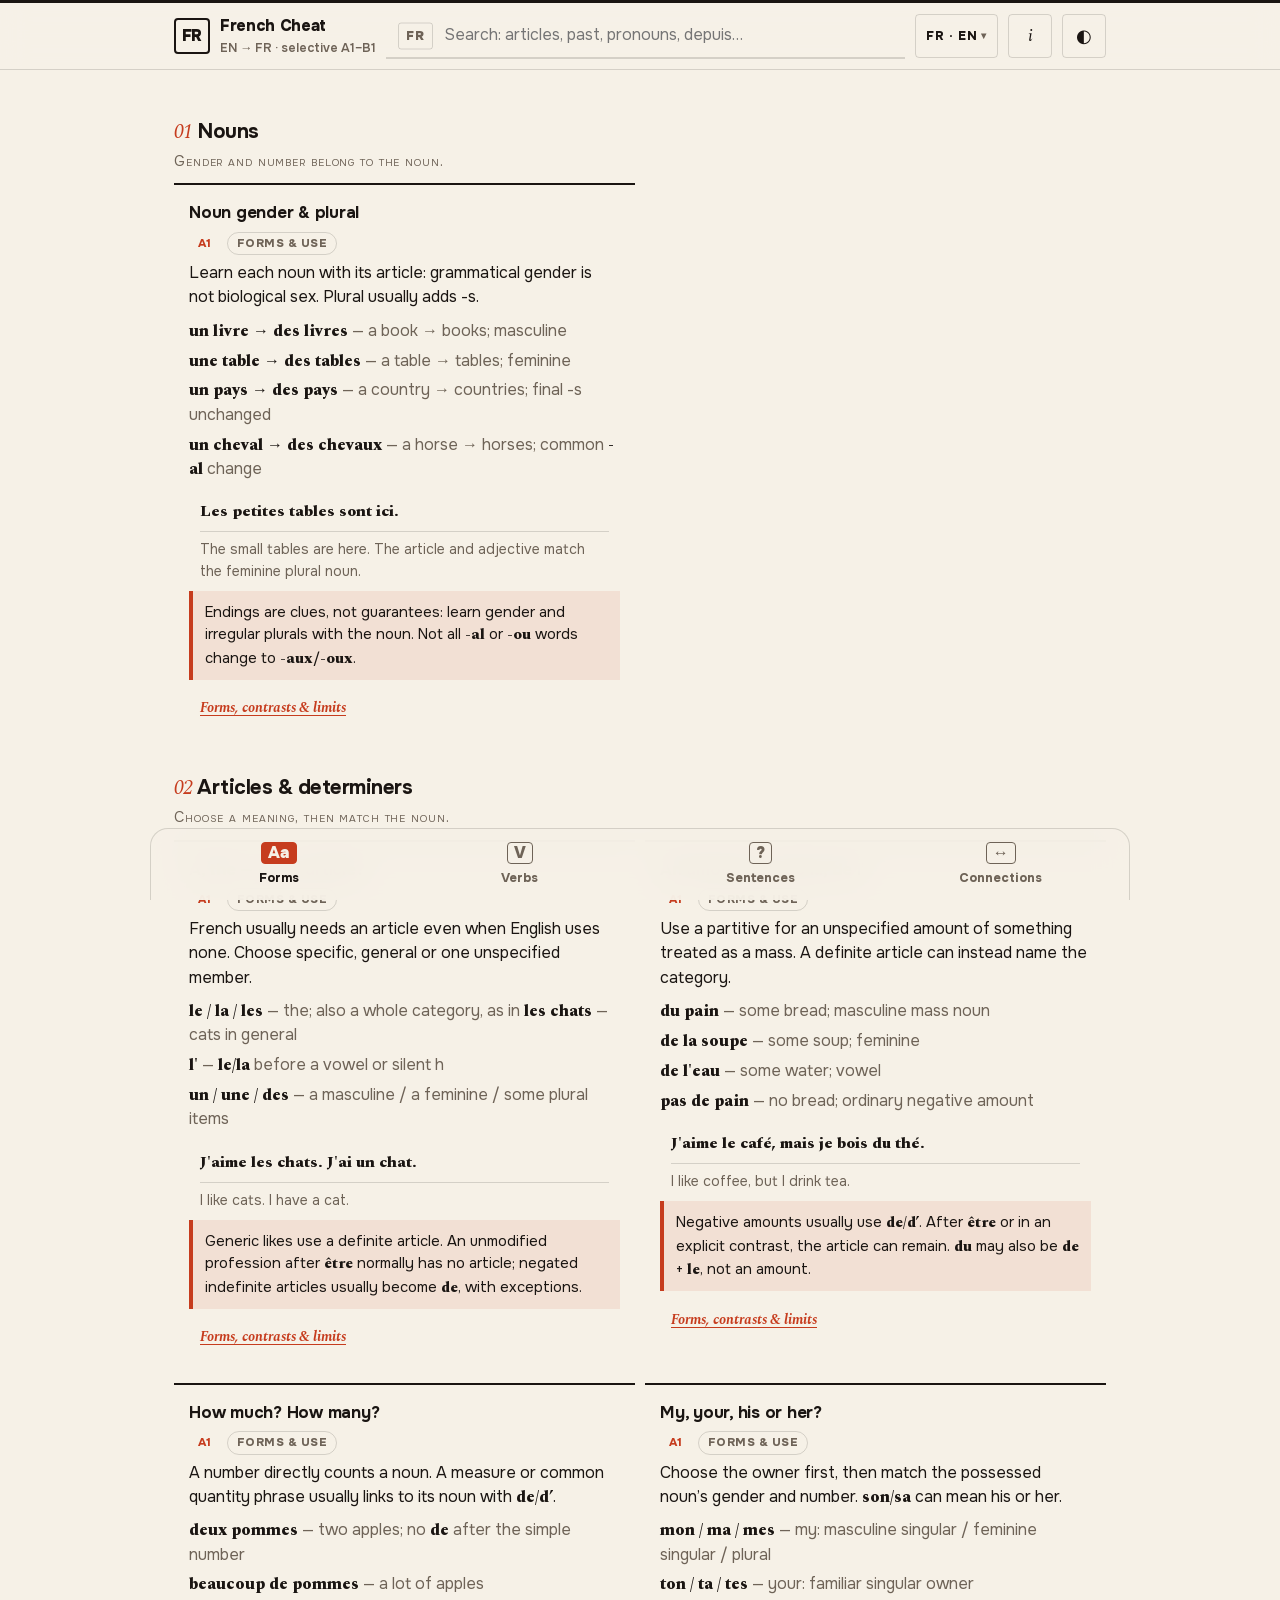
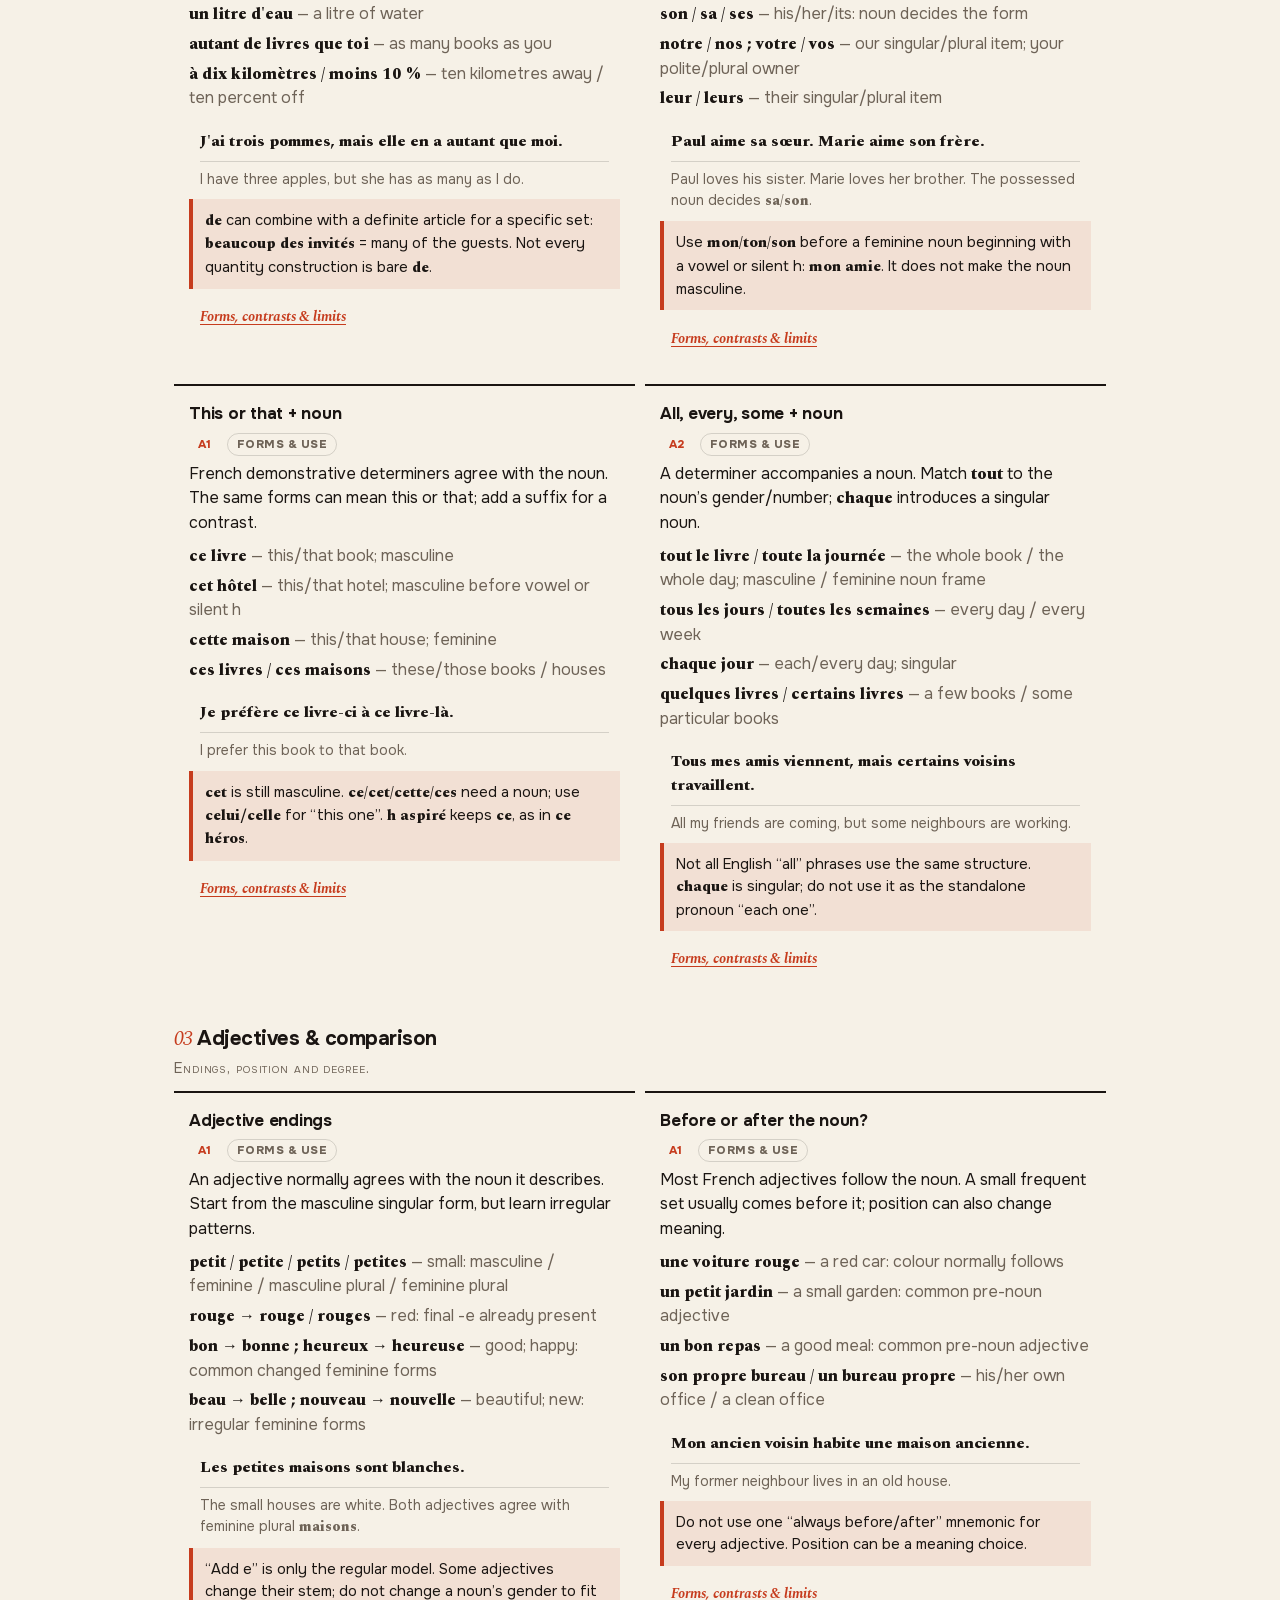
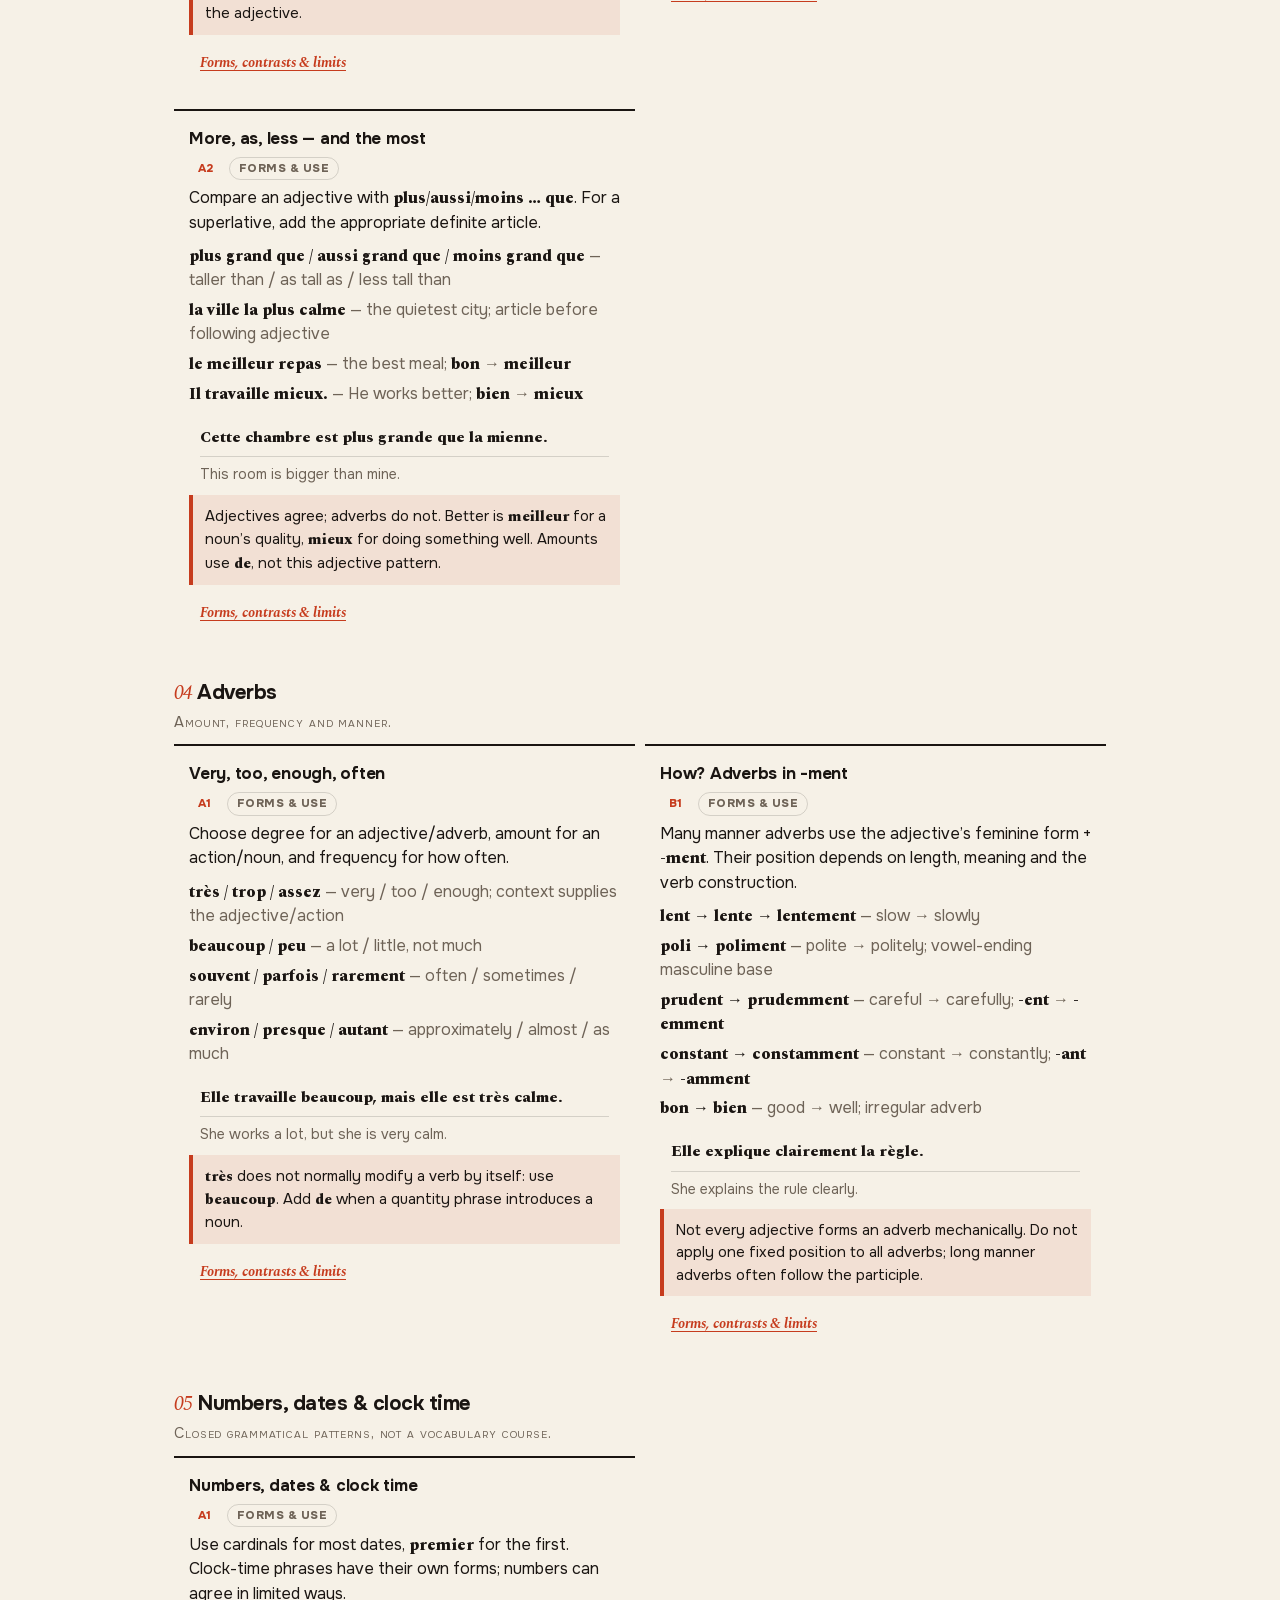
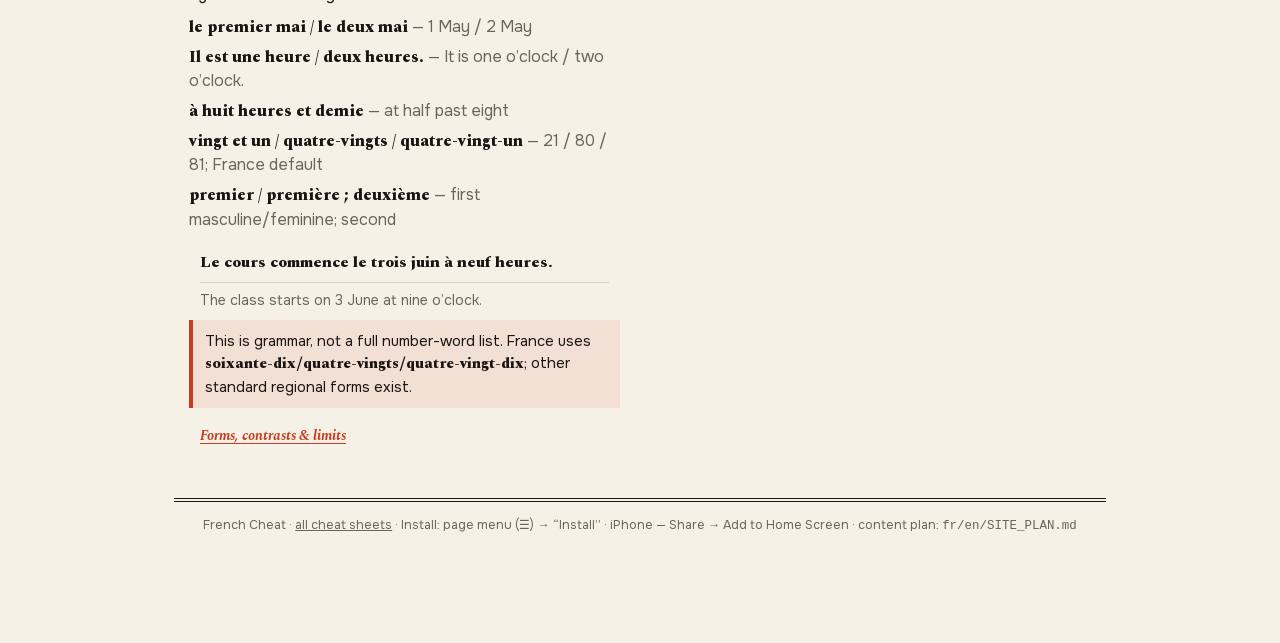
<file: fr/en/index.html>
<!doctype html>
<html lang="en" data-skin="a">
<head>
  <meta charset="utf-8" />
  <meta name="viewport" content="width=device-width, initial-scale=1, viewport-fit=cover" />
  <!-- iOS standalone (Add to Home Screen): two WebKit viewport workarounds.
       (1) Relaunch restores a stale zoom level and pinch-out is unavailable
       there, so the scale is locked on iOS only (Safari itself ignores
       maximum-scale, Android and desktop keep pinch-zoom entirely).
       (2) A resumed standalone window can come back reporting a ~980px
       viewport, which trips the 720px desktop breakpoint in base.css;
       rewriting the meta forces WebKit to rebuild the real one. -->
  <script>
    if (/iphone|ipod/i.test(navigator.userAgent) || (/macintosh/i.test(navigator.userAgent) && navigator.maxTouchPoints > 1)) {
      const viewportMeta = document.querySelector('meta[name="viewport"]');
      const iOSViewport = 'width=device-width, initial-scale=1, maximum-scale=1, viewport-fit=cover';
      viewportMeta.setAttribute('content', iOSViewport);
      if (navigator.standalone) {
        const repairViewport = () => {
          if (window.innerWidth > screen.width * 1.5) {
            viewportMeta.setAttribute('content', 'width=device-width, initial-scale=1');
            setTimeout(() => viewportMeta.setAttribute('content', iOSViewport), 50);
          }
        };
        window.addEventListener('pageshow', repairViewport);
        document.addEventListener('visibilitychange', () => {
          if (document.visibilityState === 'visible') setTimeout(repairViewport, 0);
        });
      }
    }
  </script>
  <script>
    // Notebook is the default, including without JS or storage access.
    // Honor a saved Classic choice before stylesheets load.
    try { if (localStorage.getItem('skin') === 'classic') document.documentElement.removeAttribute('data-skin'); } catch (e) {}
  </script>
  <meta name="theme-color" content="#f6f7fb" media="(prefers-color-scheme: light)" />
  <meta name="theme-color" content="#10131b" media="(prefers-color-scheme: dark)" />
  <meta name="color-scheme" content="light dark" />
  <meta name="apple-mobile-web-app-capable" content="yes" />
  <meta name="apple-mobile-web-app-status-bar-style" content="default" />
  <meta name="apple-mobile-web-app-title" content="FR Cheat" />
  <meta name="description" content="French grammar for English speakers: forms, tenses, pronouns and clauses. A selective A1–B1 lookup reference." />
  <link rel="manifest" href="./manifest.webmanifest" />
  <link rel="icon" href="./icons/favicon.svg" type="image/svg+xml" />
  <link rel="icon" href="./icons/icon-32.png" sizes="32x32" type="image/png" />
  <link rel="apple-touch-icon" href="./icons/icon-180.png" />
  <meta property="og:title" content="French Grammar Cheatsheet" />
  <meta property="og:description" content="French forms and grammar decisions, with English meaning support. Selective A1–B1 lookup; offline after first load." />
  <meta property="og:type" content="website" />
  <meta property="og:url" content="https://andkirby.github.io/learn-language-cheat-sheet/fr/en/" />
  <meta property="og:image" content="https://andkirby.github.io/learn-language-cheat-sheet/fr/en/icons/icon-512.png" />
  <meta name="twitter:card" content="summary" />
  <title>French Grammar Cheatsheet</title>
  <link rel="stylesheet" href="../../assets/base.css" />
  <link rel="stylesheet" href="../../assets/skin-a.css" />
  <!-- Generated from content/decks/fr-en.json by tools/build_pages.py — do not edit by hand;
       regenerate with: python3 tools/build_pages.py content/decks/fr-en.json -->
</head>
<body>
  <header class="topbar">
    <div class="topbar-inner">
      <details class="app-menu"><summary aria-label="Menu: language, design, help, install"><span aria-hidden="true">☰</span></summary><div class="lang-pop app-pop"><div class="app-identity">French Cheat<small>EN → FR · selective A1–B1</small></div><div class="lang-group"><div class="lang-group-label">Learning language</div><a href="../../de/en/">Deutsch</a><a href="../../en/ru/">English</a><a href="../../it/en/">Italiano</a><span class="cur">Français</span></div><div class="lang-group"><div class="lang-group-label">Explanation language</div><span class="cur">English</span></div><div class="lang-group"><div class="lang-group-label">Design</div><div role="radiogroup" aria-label="Design"><button type="button" class="skin-row" role="radio" aria-checked="false" tabindex="-1" data-skin-mode="classic">Classic</button><button type="button" class="skin-row cur" role="radio" aria-checked="true" tabindex="0" data-skin-mode="a">Notebook</button></div></div><div class="lang-group project-links"><a class="project-link" href="https://github.com/andkirby/learn-language-cheat-sheet"><svg class="menu-icon" viewBox="0 0 24 24" width="20" height="20" aria-hidden="true" focusable="false"><path fill="currentColor" d="M12 .75a11.25 11.25 0 0 0-3.558 21.923c.563.104.768-.244.768-.542 0-.267-.01-.975-.015-1.914-3.13.68-3.79-1.508-3.79-1.508-.512-1.3-1.25-1.646-1.25-1.646-1.022-.699.078-.685.078-.685 1.13.08 1.725 1.16 1.725 1.16 1.005 1.722 2.637 1.225 3.278.937.102-.728.393-1.225.715-1.507-2.498-.284-5.124-1.249-5.124-5.56 0-1.229.44-2.233 1.16-3.02-.117-.284-.503-1.428.11-2.977 0 0 .945-.302 3.094 1.153A10.79 10.79 0 0 1 12 6.186c.956.004 1.918.129 2.817.378 2.148-1.455 3.09-1.153 3.09-1.153.616 1.549.23 2.693.113 2.977.722.787 1.158 1.791 1.158 3.02 0 4.322-2.63 5.273-5.136 5.552.404.35.766 1.043.766 2.1 0 1.516-.014 2.738-.014 3.11 0 .3.203.65.774.54A11.252 11.252 0 0 0 12 .75Z"/></svg><span>GitHub</span></a><a class="project-link" href="https://github.com/andkirby/learn-language-cheat-sheet/issues/new">Submit issue</a></div><div class="app-sep" aria-hidden="true"></div><button class="menu-row" type="button" data-detail="lookup-help">How to use</button><button class="menu-row" type="button" data-install hidden>Install</button></div></details>
      <div class="brand">
        <div class="brand-mark" aria-hidden="true">FR</div>
        <div>French Cheat<small>EN → FR · selective A1–B1</small></div>
      </div>
      <div class="search-wrap">
        <span class="search-chip" aria-hidden="true">FR</span>
        <input id="search" class="search" type="search" autocomplete="off" enterkeyhint="search" placeholder="Search: articles, past, pronouns, depuis…" aria-label="Search the French cheat sheet" />
        <button id="clearSearch" class="clear-search" type="button" aria-label="Clear search" hidden>×</button>
      </div>
      <details class="lang-menu" id="langMenu"><summary aria-label="Learning language, explanation language and design">FR · EN</summary><div class="lang-pop"><div class="lang-group"><div class="lang-group-label">Learning language</div><a href="../../de/en/">Deutsch</a><a href="../../en/ru/">English</a><a href="../../it/en/">Italiano</a><span class="cur">Français</span></div><div class="lang-group"><div class="lang-group-label">Explanation language</div><span class="cur">English</span></div><div class="lang-group"><div class="lang-group-label">Design</div><div role="radiogroup" aria-label="Design"><button type="button" class="skin-row" role="radio" aria-checked="false" tabindex="-1" data-skin-mode="classic">Classic</button><button type="button" class="skin-row cur" role="radio" aria-checked="true" tabindex="0" data-skin-mode="a">Notebook</button></div></div><div class="lang-group project-links"><a class="project-link" href="https://github.com/andkirby/learn-language-cheat-sheet"><svg class="menu-icon" viewBox="0 0 24 24" width="20" height="20" aria-hidden="true" focusable="false"><path fill="currentColor" d="M12 .75a11.25 11.25 0 0 0-3.558 21.923c.563.104.768-.244.768-.542 0-.267-.01-.975-.015-1.914-3.13.68-3.79-1.508-3.79-1.508-.512-1.3-1.25-1.646-1.25-1.646-1.022-.699.078-.685.078-.685 1.13.08 1.725 1.16 1.725 1.16 1.005 1.722 2.637 1.225 3.278.937.102-.728.393-1.225.715-1.507-2.498-.284-5.124-1.249-5.124-5.56 0-1.229.44-2.233 1.16-3.02-.117-.284-.503-1.428.11-2.977 0 0 .945-.302 3.094 1.153A10.79 10.79 0 0 1 12 6.186c.956.004 1.918.129 2.817.378 2.148-1.455 3.09-1.153 3.09-1.153.616 1.549.23 2.693.113 2.977.722.787 1.158 1.791 1.158 3.02 0 4.322-2.63 5.273-5.136 5.552.404.35.766 1.043.766 2.1 0 1.516-.014 2.738-.014 3.11 0 .3.203.65.774.54A11.252 11.252 0 0 0 12 .75Z"/></svg><span>GitHub</span></a><a class="project-link" href="https://github.com/andkirby/learn-language-cheat-sheet/issues/new">Submit issue</a></div></div></details>
      <button class="icon-btn" id="start" type="button" data-detail="lookup-help" aria-haspopup="dialog" aria-label="How to use" title="How to use"><span class="ico" aria-hidden="true">i</span></button>
      <button class="theme-btn" id="themeBtn" type="button" aria-label="Theme: system">◐</button>
      <button class="install-btn" type="button" data-install hidden>Install</button>
    </div>
  </header>

  <noscript>
    <style>
      .tap, .install-btn, .clear-search, .theme-btn, .icon-btn, .menu-row, .install-nudge, .skin-row { display: none !important; }
    </style>
    <div class="notice" style="margin:12px 16px 0">The cards below remain readable without JavaScript. Search, dialogs and install controls need it.</div>
    <p class="intro" style="margin:10px 16px 0">French grammar for English speakers. Browse the cards below; enable JavaScript for search, views and dialogs. This selective reference is not a complete course.</p>
  </noscript>

  <main>
    <p id="searchSummary" class="search-summary" role="status" aria-live="polite" hidden></p>
    <div id="noResults" class="no-results">Nothing found. Try “articles”, “past”, “pronouns”, “depuis” or “subjunctive”.</div>

    <section id="nouns" data-section data-view="forms">
      <div class="section-head"><div><h2>Nouns</h2><p>Gender and number belong to the noun.</p></div></div>
      <div class="cards two">
        <article class="cheat-card" id="nouns-noun-forms" data-search="noun gender plural learn each with its article grammatical not biological sex usually adds livre des livres book books masculine une table tables feminine pays country countries final unchanged cheval chevaux horse horses common change les petites sont ici the small are here and adjective match endings clues guarantees irregular plurals all words aux oux forms contrasts limits">
        <h3>Noun gender &amp; plural</h3>
          <div class="badges"><span class="badge level">A1</span><span class="badge kind">forms &amp; use</span></div>
        <p>Learn each noun with its article: grammatical gender is not biological sex. Plural usually adds -s.</p>
<ul class="legend legend-list" role="list"><li class="legend-item"><b><b>un livre → des livres</b></b><span class="legend-mean"> — a book → books; masculine</span></li>
<li class="legend-item"><b><b>une table → des tables</b></b><span class="legend-mean"> — a table → tables; feminine</span></li>
<li class="legend-item"><b><b>un pays → des pays</b></b><span class="legend-mean"> — a country → countries; final -s unchanged</span></li>
<li class="legend-item"><b>un cheval → des chevaux</b> — a horse → horses; common <b>-al</b> change</li></ul>
        <div class="example pair">
          <div class="pair-src"><b>Les petites tables sont ici.</b></div>
          <div class="pair-gloss">The small tables are here. The article and adjective match the feminine plural noun.</div>
        </div>
        <div class="notice">Endings are clues, not guarantees: learn gender and irregular plurals with the noun. Not all <b>-al</b> or <b>-ou</b> words change to <b>-aux</b>/<b>-oux</b>.</div>
        <div class="chips"><button class="tap" data-detail="noun-forms">Forms, contrasts &amp; limits</button></div>
        </article>
      </div>
    </section>
    <section id="determiners" data-section data-view="forms">
      <div class="section-head"><div><h2>Articles &amp; determiners</h2><p>Choose a meaning, then match the noun.</p></div></div>
      <div class="cards two">
        <article class="cheat-card" id="determiners-articles" data-search="the article french usually needs even when english uses none choose specific general one unspecified member les also whole category chats cats before vowel silent une des masculine feminine some plural items jaime jai chat like have cat generic likes use definite unmodified profession after être normally has negated indefinite articles become with exceptions forms contrasts limits">
        <h3>A, the — or no article?</h3>
          <div class="badges"><span class="badge level">A1</span><span class="badge kind">forms &amp; use</span></div>
        <p>French usually needs an article even when English uses none. Choose specific, general or one unspecified member.</p>
<ul class="legend legend-list" role="list"><li class="legend-item"><b>le / la / les</b> — the; also a whole category, as in <b>les chats</b> — cats in general</li>
<li class="legend-item"><b>l'</b> — <b>le/la</b> before a vowel or silent h</li>
<li class="legend-item"><b><b>un / une / des</b></b><span class="legend-mean"> — a masculine / a feminine / some plural items</span></li></ul>
        <div class="example pair">
          <div class="pair-src"><b>J'aime les chats. J'ai un chat.</b></div>
          <div class="pair-gloss">I like cats. I have a cat.</div>
        </div>
        <div class="notice">Generic likes use a definite article. An unmodified profession after <b>être</b> normally has no article; negated indefinite articles usually become <b>de</b>, with exceptions.</div>
        <div class="chips"><button class="tap" data-detail="articles">Forms, contrasts &amp; limits</button></div>
        </article>
        <article class="cheat-card" id="determiners-partitives" data-search="amount use partitive for unspecified something treated mass definite article can instead name the category pain some bread masculine noun soupe soup feminine leau water vowel pas ordinary negative jaime café mais bois thé like coffee but drink tea amounts usually after être explicit contrast remain may also not forms contrasts limits">
        <h3>An amount: <b>du</b>, <b>de</b> <b>la</b>, <b>de</b> <b>l’</b></h3>
          <div class="badges"><span class="badge level">A1</span><span class="badge kind">forms &amp; use</span></div>
        <p>Use a partitive for an unspecified amount of something treated as a mass. A definite article can instead name the category.</p>
<ul class="legend legend-list" role="list"><li class="legend-item"><b><b>du pain</b></b><span class="legend-mean"> — some bread; masculine mass noun</span></li>
<li class="legend-item"><b><b>de la soupe</b></b><span class="legend-mean"> — some soup; feminine</span></li>
<li class="legend-item"><b><b>de l'eau</b></b><span class="legend-mean"> — some water; vowel</span></li>
<li class="legend-item"><b><b>pas de pain</b></b><span class="legend-mean"> — no bread; ordinary negative amount</span></li></ul>
        <div class="example pair">
          <div class="pair-src"><b>J'aime le café, mais je bois du thé.</b></div>
          <div class="pair-gloss">I like coffee, but I drink tea.</div>
        </div>
        <div class="notice">Negative amounts usually use <b>de/d’</b>. After <b>être</b> or in an explicit contrast, the article can remain. <b>du</b> may also be <b>de</b> + <b>le</b>, not an amount.</div>
        <div class="chips"><button class="tap" data-detail="partitives">Forms, contrasts &amp; limits</button></div>
        </article>
        <article class="cheat-card" id="determiners-quantity" data-search="how much many number directly counts noun measure common quantity phrase usually links its with deux pommes two apples after the simple beaucoup lot litre deau water autant livres que toi books you dix kilomètres moins ten kilometres away percent off jai trois mais elle moi have three but she has can combine definite article for specific set des invités guests not every construction bare forms contrasts limits">
        <h3>How much? How many?</h3>
          <div class="badges"><span class="badge level">A1</span><span class="badge kind">forms &amp; use</span></div>
        <p>A number directly counts a noun. A measure or common quantity phrase usually links to its noun with <b>de/d’</b>.</p>
<ul class="legend legend-list" role="list"><li class="legend-item"><b>deux pommes</b> — two apples; no <b>de</b> after the simple number</li>
<li class="legend-item"><b><b>beaucoup de pommes</b></b><span class="legend-mean"> — a lot of apples</span></li>
<li class="legend-item"><b><b>un litre d'eau</b></b><span class="legend-mean"> — a litre of water</span></li>
<li class="legend-item"><b><b>autant de livres que toi</b></b><span class="legend-mean"> — as many books as you</span></li>
<li class="legend-item"><b><b>à dix kilomètres / moins 10 %</b></b><span class="legend-mean"> — ten kilometres away / ten percent off</span></li></ul>
        <div class="example pair">
          <div class="pair-src"><b>J'ai trois pommes, mais elle en a autant que moi.</b></div>
          <div class="pair-gloss">I have three apples, but she has as many as I do.</div>
        </div>
        <div class="notice"><b>de</b> can combine with a definite article for a specific set: <b>beaucoup des invités</b> = many of the guests. Not every quantity construction is bare <b>de</b>.</div>
        <div class="chips"><button class="tap" data-detail="quantity">Forms, contrasts &amp; limits</button></div>
        </article>
        <article class="cheat-card" id="determiners-possessives" data-search="your his her choose the owner first then match possessed nouns gender and number son can mean mon mes masculine singular feminine plural ton tes familiar ses its noun decides form notre nos votre vos our item polite leur leurs their paul aime marie frère loves sister brother use before beginning with vowel silent amie does not make forms contrasts limits">
        <h3>My, your, his or her?</h3>
          <div class="badges"><span class="badge level">A1</span><span class="badge kind">forms &amp; use</span></div>
        <p>Choose the owner first, then match the possessed noun’s gender and number. <b>son/sa</b> can mean his or her.</p>
<ul class="legend legend-list" role="list"><li class="legend-item"><b><b>mon / ma / mes</b></b><span class="legend-mean"> — my: masculine singular / feminine singular / plural</span></li>
<li class="legend-item"><b><b>ton / ta / tes</b></b><span class="legend-mean"> — your: familiar singular owner</span></li>
<li class="legend-item"><b><b>son / sa / ses</b></b><span class="legend-mean"> — his/her/its: noun decides the form</span></li>
<li class="legend-item"><b><b>notre / nos ; votre / vos</b></b><span class="legend-mean"> — our singular/plural item; your polite/plural owner</span></li>
<li class="legend-item"><b><b>leur / leurs</b></b><span class="legend-mean"> — their singular/plural item</span></li></ul>
        <div class="example pair">
          <div class="pair-src"><b>Paul aime sa sœur. Marie aime son frère.</b></div>
          <div class="pair-gloss">Paul loves his sister. Marie loves her brother. The possessed noun decides <b>sa/son</b>.</div>
        </div>
        <div class="notice">Use <b>mon/ton/son</b> before a feminine noun beginning with a vowel or silent h: <b>mon amie</b>. It does not make the noun masculine.</div>
        <div class="chips"><button class="tap" data-detail="possessives">Forms, contrasts &amp; limits</button></div>
        </article>
        <article class="cheat-card" id="determiners-demonstratives" data-search="this that noun french demonstrative determiners agree with the same forms can mean add suffix for contrast livre book masculine cet hôtel hotel before vowel silent cette maison house feminine ces livres maisons these those books houses préfère prefer still need use celui celle one aspiré keeps héros contrasts limits">
        <h3>This or that + noun</h3>
          <div class="badges"><span class="badge level">A1</span><span class="badge kind">forms &amp; use</span></div>
        <p>French demonstrative determiners agree with the noun. The same forms can mean this or that; add a suffix for a contrast.</p>
<ul class="legend legend-list" role="list"><li class="legend-item"><b><b>ce livre</b></b><span class="legend-mean"> — this/that book; masculine</span></li>
<li class="legend-item"><b><b>cet hôtel</b></b><span class="legend-mean"> — this/that hotel; masculine before vowel or silent h</span></li>
<li class="legend-item"><b><b>cette maison</b></b><span class="legend-mean"> — this/that house; feminine</span></li>
<li class="legend-item"><b><b>ces livres / ces maisons</b></b><span class="legend-mean"> — these/those books / houses</span></li></ul>
        <div class="example pair">
          <div class="pair-src"><b>Je préfère ce livre-ci à ce livre-là.</b></div>
          <div class="pair-gloss">I prefer this book to that book.</div>
        </div>
        <div class="notice"><b>cet</b> is still masculine. <b>ce/cet/cette/ces</b> need a noun; use <b>celui</b>/<b>celle</b> for “this one”. <b>h aspiré</b> keeps <b>ce</b>, as in <b>ce héros</b>.</div>
        <div class="chips"><button class="tap" data-detail="demonstratives">Forms, contrasts &amp; limits</button></div>
        </article>
        <article class="cheat-card" id="determiners-indefinites" data-search="all every some noun determiner accompanies match tout the nouns gender number chaque introduces singular livre toute journée whole book day masculine feminine frame tous les jours toutes semaines week jour each quelques livres certains few books particular mes amis viennent mais voisins travaillent friends are coming but neighbours working not english phrases use same structure standalone pronoun one forms contrasts limits">
        <h3>All, every, some + noun</h3>
          <div class="badges"><span class="badge level">A2</span><span class="badge kind">forms &amp; use</span></div>
        <p>A determiner accompanies a noun. Match <b>tout</b> to the noun’s gender/number; <b>chaque</b> introduces a singular noun.</p>
<ul class="legend legend-list" role="list"><li class="legend-item"><b><b>tout le livre / toute la journée</b></b><span class="legend-mean"> — the whole book / the whole day; masculine / feminine noun frame</span></li>
<li class="legend-item"><b><b>tous les jours / toutes les semaines</b></b><span class="legend-mean"> — every day / every week</span></li>
<li class="legend-item"><b><b>chaque jour</b></b><span class="legend-mean"> — each/every day; singular</span></li>
<li class="legend-item"><b><b>quelques livres / certains livres</b></b><span class="legend-mean"> — a few books / some particular books</span></li></ul>
        <div class="example pair">
          <div class="pair-src"><b>Tous mes amis viennent, mais certains voisins travaillent.</b></div>
          <div class="pair-gloss">All my friends are coming, but some neighbours are working.</div>
        </div>
        <div class="notice">Not all English “all” phrases use the same structure. <b>chaque</b> is singular; do not use it as the standalone pronoun “each one”.</div>
        <div class="chips"><button class="tap" data-detail="indefinites">Forms, contrasts &amp; limits</button></div>
        </article>
      </div>
    </section>
    <section id="adjectives" data-section data-view="forms">
      <div class="section-head"><div><h2>Adjectives &amp; comparison</h2><p>Endings, position and degree.</p></div></div>
      <div class="cards two">
        <article class="cheat-card" id="adjectives-adjective-forms" data-search="adjective endings normally agrees with the noun describes start from masculine singular form but learn irregular patterns petit petite petits petites small feminine plural rouge rouges red final already present bon bonne heureux heureuse good happy common changed forms beau belle nouveau nouvelle beautiful new les maisons sont blanches houses are white both adjectives agree add only regular model some change their stem not nouns gender fit contrasts limits">
        <h3>Adjective endings</h3>
          <div class="badges"><span class="badge level">A1</span><span class="badge kind">forms &amp; use</span></div>
        <p>An adjective normally agrees with the noun it describes. Start from the masculine singular form, but learn irregular patterns.</p>
<ul class="legend legend-list" role="list"><li class="legend-item"><b><b>petit / petite / petits / petites</b></b><span class="legend-mean"> — small: masculine / feminine / masculine plural / feminine plural</span></li>
<li class="legend-item"><b><b>rouge → rouge / rouges</b></b><span class="legend-mean"> — red: final -e already present</span></li>
<li class="legend-item"><b><b>bon → bonne ; heureux → heureuse</b></b><span class="legend-mean"> — good; happy: common changed feminine forms</span></li>
<li class="legend-item"><b><b>beau → belle ; nouveau → nouvelle</b></b><span class="legend-mean"> — beautiful; new: irregular feminine forms</span></li></ul>
        <div class="example pair">
          <div class="pair-src"><b>Les petites maisons sont blanches.</b></div>
          <div class="pair-gloss">The small houses are white. Both adjectives agree with feminine plural <b>maisons</b>.</div>
        </div>
        <div class="notice">“Add e” is only the regular model. Some adjectives change their stem; do not change a noun’s gender to fit the adjective.</div>
        <div class="chips"><button class="tap" data-detail="adjective-forms">Forms, contrasts &amp; limits</button></div>
        </article>
        <article class="cheat-card" id="adjectives-adjective-position" data-search="before after the noun most french adjectives follow small frequent set usually comes position can also change meaning une voiture rouge red car colour normally follows petit jardin garden common pre adjective bon repas good meal son propre bureau his her own office clean mon ancien voisin habite maison ancienne former neighbour lives old house not use one always mnemonic for every choice forms contrasts limits">
        <h3>Before or after the noun?</h3>
          <div class="badges"><span class="badge level">A1</span><span class="badge kind">forms &amp; use</span></div>
        <p>Most French adjectives follow the noun. A small frequent set usually comes before it; position can also change meaning.</p>
<ul class="legend legend-list" role="list"><li class="legend-item"><b><b>une voiture rouge</b></b><span class="legend-mean"> — a red car: colour normally follows</span></li>
<li class="legend-item"><b><b>un petit jardin</b></b><span class="legend-mean"> — a small garden: common pre-noun adjective</span></li>
<li class="legend-item"><b><b>un bon repas</b></b><span class="legend-mean"> — a good meal: common pre-noun adjective</span></li>
<li class="legend-item"><b><b>son propre bureau / un bureau propre</b></b><span class="legend-mean"> — his/her own office / a clean office</span></li></ul>
        <div class="example pair">
          <div class="pair-src"><b>Mon ancien voisin habite une maison ancienne.</b></div>
          <div class="pair-gloss">My former neighbour lives in an old house.</div>
        </div>
        <div class="notice">Do not use one “always before/after” mnemonic for every adjective. Position can be a meaning choice.</div>
        <div class="chips"><button class="tap" data-detail="adjective-position">Forms, contrasts &amp; limits</button></div>
        </article>
        <article class="cheat-card" id="adjectives-comparison" data-search="more less and the most compare adjective with plus aussi moins que for superlative add appropriate definite article grand taller than tall ville calme quietest city before following meilleur repas best meal bon travaille mieux works better bien cette chambre est grande mienne this room bigger mine adjectives agree adverbs not nouns quality doing something well amounts use pattern forms contrasts limits">
        <h3>More, as, less — and the most</h3>
          <div class="badges"><span class="badge level">A2</span><span class="badge kind">forms &amp; use</span></div>
        <p>Compare an adjective with <b>plus/aussi/moins … que</b>. For a superlative, add the appropriate definite article.</p>
<ul class="legend legend-list" role="list"><li class="legend-item"><b><b>plus grand que / aussi grand que / moins grand que</b></b><span class="legend-mean"> — taller than / as tall as / less tall than</span></li>
<li class="legend-item"><b><b>la ville la plus calme</b></b><span class="legend-mean"> — the quietest city; article before following adjective</span></li>
<li class="legend-item"><b>le meilleur repas</b> — the best meal; <b>bon</b> → <b>meilleur</b></li>
<li class="legend-item"><b>Il travaille mieux.</b> — He works better; <b>bien</b> → <b>mieux</b></li></ul>
        <div class="example pair">
          <div class="pair-src"><b>Cette chambre est plus grande que la mienne.</b></div>
          <div class="pair-gloss">This room is bigger than mine.</div>
        </div>
        <div class="notice">Adjectives agree; adverbs do not. Better is <b>meilleur</b> for a noun’s quality, <b>mieux</b> for doing something well. Amounts use <b>de</b>, not this adjective pattern.</div>
        <div class="chips"><button class="tap" data-detail="comparison">Forms, contrasts &amp; limits</button></div>
        </article>
      </div>
    </section>
    <section id="adverbs" data-section data-view="forms">
      <div class="section-head"><div><h2>Adverbs</h2><p>Amount, frequency and manner.</p></div></div>
      <div class="cards two">
        <article class="cheat-card" id="adverbs-degree-frequency" data-search="very too enough often choose degree for adjective adverb amount action noun and frequency how très trop assez context supplies the beaucoup peu lot little not much souvent parfois rarement sometimes rarely environ presque autant approximately almost elle travaille mais est calme she works but calm does normally modify verb itself use add when quantity phrase introduces forms contrasts limits">
        <h3>Very, too, enough, often</h3>
          <div class="badges"><span class="badge level">A1</span><span class="badge kind">forms &amp; use</span></div>
        <p>Choose degree for an adjective/adverb, amount for an action/noun, and frequency for how often.</p>
<ul class="legend legend-list" role="list"><li class="legend-item"><b><b>très / trop / assez</b></b><span class="legend-mean"> — very / too / enough; context supplies the adjective/action</span></li>
<li class="legend-item"><b><b>beaucoup / peu</b></b><span class="legend-mean"> — a lot / little, not much</span></li>
<li class="legend-item"><b><b>souvent / parfois / rarement</b></b><span class="legend-mean"> — often / sometimes / rarely</span></li>
<li class="legend-item"><b><b>environ / presque / autant</b></b><span class="legend-mean"> — approximately / almost / as much</span></li></ul>
        <div class="example pair">
          <div class="pair-src"><b>Elle travaille beaucoup, mais elle est très calme.</b></div>
          <div class="pair-gloss">She works a lot, but she is very calm.</div>
        </div>
        <div class="notice"><b>très</b> does not normally modify a verb by itself: use <b>beaucoup</b>. Add <b>de</b> when a quantity phrase introduces a noun.</div>
        <div class="chips"><button class="tap" data-detail="degree-frequency">Forms, contrasts &amp; limits</button></div>
        </article>
        <article class="cheat-card" id="adverbs-manner" data-search="how adverbs ment many manner use the adjectives feminine form their position depends length meaning and verb construction lent lente lentement slow slowly poli poliment polite politely vowel ending masculine base prudent prudemment careful carefully ent emment constant constamment constantly ant amment bon bien good well irregular adverb elle explique clairement règle she explains rule clearly not every adjective forms mechanically apply one fixed all long often follow participle contrasts limits">
        <h3>How? Adverbs in <b>-ment</b></h3>
          <div class="badges"><span class="badge level">B1</span><span class="badge kind">forms &amp; use</span></div>
        <p>Many manner adverbs use the adjective’s feminine form + <b>-ment</b>. Their position depends on length, meaning and the verb construction.</p>
<ul class="legend legend-list" role="list"><li class="legend-item"><b><b>lent → lente → lentement</b></b><span class="legend-mean"> — slow → slowly</span></li>
<li class="legend-item"><b><b>poli → poliment</b></b><span class="legend-mean"> — polite → politely; vowel-ending masculine base</span></li>
<li class="legend-item"><b>prudent → prudemment</b> — careful → carefully; <b>-ent</b> → <b>-emment</b></li>
<li class="legend-item"><b>constant → constamment</b> — constant → constantly; <b>-ant</b> → <b>-amment</b></li>
<li class="legend-item"><b><b>bon → bien</b></b><span class="legend-mean"> — good → well; irregular adverb</span></li></ul>
        <div class="example pair">
          <div class="pair-src"><b>Elle explique clairement la règle.</b></div>
          <div class="pair-gloss">She explains the rule clearly.</div>
        </div>
        <div class="notice">Not every adjective forms an adverb mechanically. Do not apply one fixed position to all adverbs; long manner adverbs often follow the participle.</div>
        <div class="chips"><button class="tap" data-detail="manner">Forms, contrasts &amp; limits</button></div>
        </article>
      </div>
    </section>
    <section id="numbers" data-section data-view="forms">
      <div class="section-head"><div><h2>Numbers, dates &amp; clock time</h2><p>Closed grammatical patterns, not a vocabulary course.</p></div></div>
      <div class="cards two">
        <article class="cheat-card" id="numbers-dates-time" data-search="numbers dates clock time use cardinals for most premier the first phrases have their own forms can agree limited ways mai deux may est une heure heures one oclock two huit demie half past eight vingt quatre vingts france default première deuxième masculine feminine second cours commence trois juin neuf class starts june nine this grammar not full number word list uses soixante dix other standard regional exist contrasts limits">
        <h3>Numbers, dates &amp; clock time</h3>
          <div class="badges"><span class="badge level">A1</span><span class="badge kind">forms &amp; use</span></div>
        <p>Use cardinals for most dates, <b>premier</b> for the first. Clock-time phrases have their own forms; numbers can agree in limited ways.</p>
<ul class="legend legend-list" role="list"><li class="legend-item"><b><b>le premier mai / le deux mai</b></b><span class="legend-mean"> — 1 May / 2 May</span></li>
<li class="legend-item"><b><b>Il est une heure / deux heures.</b></b><span class="legend-mean"> — It is one o’clock / two o’clock.</span></li>
<li class="legend-item"><b><b>à huit heures et demie</b></b><span class="legend-mean"> — at half past eight</span></li>
<li class="legend-item"><b><b>vingt et un / quatre-vingts / quatre-vingt-un</b></b><span class="legend-mean"> — 21 / 80 / 81; France default</span></li>
<li class="legend-item"><b><b>premier / première ; deuxième</b></b><span class="legend-mean"> — first masculine/feminine; second</span></li></ul>
        <div class="example pair">
          <div class="pair-src"><b>Le cours commence le trois juin à neuf heures.</b></div>
          <div class="pair-gloss">The class starts on 3 June at nine o’clock.</div>
        </div>
        <div class="notice">This is grammar, not a full number-word list. France uses <b>soixante-dix</b>/<b>quatre-vingts</b>/<b>quatre-vingt-dix</b>; other standard regional forms exist.</div>
        <div class="chips"><button class="tap" data-detail="dates-time">Forms, contrasts &amp; limits</button></div>
        </article>
      </div>
    </section>
    <section id="present" data-section data-view="verbs">
      <div class="section-head"><div><h2>Present forms &amp; meaning</h2><p>Common patterns before exceptions.</p></div></div>
      <div class="cards two">
        <article class="cheat-card" id="present-present-patterns" data-search="regular present endings conjugated verb matches its subject three useful models are parler speak finir finish and vendre sell parle finis vends parles you familiar singular finit vend speaks finishes sells also elle nous parlons finissons vendons vous parlez finissez vendez polite plural ils parlent finissent vendent they elles travail demain the work talk about tomorrow these not rules for every infinitive with same ending partir written may differ even when sound alike forms contrasts limits">
        <h3>Regular present endings</h3>
          <div class="badges"><span class="badge level">A1</span><span class="badge kind">forms &amp; use</span></div>
        <p>A conjugated verb matches its subject. Three useful models are <b>parler</b> (speak), <b>finir</b> (finish) and <b>vendre</b> (sell).</p>
<ul class="legend legend-list" role="list"><li class="legend-item"><b><b>je parle / finis / vends</b></b><span class="legend-mean"> — I speak / finish / sell</span></li>
<li class="legend-item"><b><b>tu parles / finis / vends</b></b><span class="legend-mean"> — you speak / finish / sell; familiar singular</span></li>
<li class="legend-item"><b>il parle / finit / vend</b> — he speaks / finishes / sells; also <b>elle/on</b> endings</li>
<li class="legend-item"><b><b>nous parlons / finissons / vendons</b></b><span class="legend-mean"> — we speak / finish / sell</span></li>
<li class="legend-item"><b><b>vous parlez / finissez / vendez</b></b><span class="legend-mean"> — you speak / finish / sell; polite or plural</span></li>
<li class="legend-item"><b>ils parlent / finissent / vendent</b> — they speak / finish / sell; also <b>elles</b></li></ul>
        <div class="example pair">
          <div class="pair-src"><b>Nous finissons le travail et nous parlons de demain.</b></div>
          <div class="pair-gloss">We finish the work and talk about tomorrow.</div>
        </div>
        <div class="notice">These are models, not rules for every infinitive with the same ending: <b>partir</b> is not <b>finir</b>. Written endings may differ even when they sound alike.</div>
        <div class="chips"><button class="tap" data-detail="present-patterns">Forms, contrasts &amp; limits</button></div>
        </article>
        <article class="cheat-card" id="present-present-irregulars" data-search="essential irregular present learn these very frequent verbs small paradigms forms below follow familiar you she polite plural they être suis est sommes êtes sont are avoir avons avez ont have has aller vais vas allons allez vont goes faire fais fait faisons faites font make same person order jai une question vous prêts ready assumes masculine mixed group not attach regular endings speech and writing becomes before vowel contrasts limits">
        <h3>Essential irregular present</h3>
          <div class="badges"><span class="badge level">A1</span><span class="badge kind">forms &amp; use</span></div>
        <p>Learn these very frequent verbs as small paradigms. Forms below follow I, familiar you, he/she, we, polite/plural you, they.</p>
<ul class="legend legend-list" role="list"><li class="legend-item"><b><b>être: suis, es, est, sommes, êtes, sont</b></b><span class="legend-mean"> — be: I am, you are, he/she is, we/you/they are</span></li>
<li class="legend-item"><b><b>avoir: ai, as, a, avons, avez, ont</b></b><span class="legend-mean"> — have: I/you have, he/she has, we/you/they have</span></li>
<li class="legend-item"><b><b>aller: vais, vas, va, allons, allez, vont</b></b><span class="legend-mean"> — go: I/you go, he/she goes, we/you/they go</span></li>
<li class="legend-item"><b><b>faire: fais, fais, fait, faisons, faites, font</b></b><span class="legend-mean"> — do/make: same person order</span></li></ul>
        <div class="example pair">
          <div class="pair-src"><b>J'ai une question. Vous êtes prêts ?</b></div>
          <div class="pair-gloss">I have a question. Are you ready? <b>prêts</b> assumes a masculine or mixed plural group.</div>
        </div>
        <div class="notice">Do not attach regular <b>-er</b> endings to these verbs. In speech and writing, <b>je</b> becomes <b>j’</b> before a vowel: <b>j’ai</b>.</div>
        <div class="chips"><button class="tap" data-detail="present-irregulars">Forms, contrasts &amp; limits</button></div>
        </article>
        <article class="cheat-card" id="present-present-meaning" data-search="doing now just did french present often covers both english and use être train emphasize activity progress venir introduces recent completed action travaille work working context decides suis travailler the middle viens have worked elle vient darriver nous sommes manger she has arrived are eating not add every ing sentence infinitive means past place can mean come from forms contrasts limits">
        <h3>Doing now — or just did?</h3>
          <div class="badges"><span class="badge level">A1</span><span class="badge kind">forms &amp; use</span></div>
        <p>French present often covers both English “do” and “am doing”. Use <b>être en train de</b> to emphasize an activity in progress; <b>venir de</b> introduces a recent completed action.</p>
<ul class="legend legend-list" role="list"><li class="legend-item"><b><b>Je travaille.</b></b><span class="legend-mean"> — I work / I am working; context decides</span></li>
<li class="legend-item"><b><b>Je suis en train de travailler.</b></b><span class="legend-mean"> — I am in the middle of working</span></li>
<li class="legend-item"><b><b>Je viens de travailler.</b></b><span class="legend-mean"> — I have just worked</span></li></ul>
        <div class="example pair">
          <div class="pair-src"><b>Elle vient d'arriver. Nous sommes en train de manger.</b></div>
          <div class="pair-gloss">She has just arrived. We are in the middle of eating.</div>
        </div>
        <div class="notice">Do not add <b>en train de</b> to every English -ing sentence. <b>venir de</b> + infinitive means recent past; <b>venir de</b> + place can mean come from.</div>
        <div class="chips"><button class="tap" data-detail="present-meaning">Forms, contrasts &amp; limits</button></div>
        </article>
      </div>
    </section>
    <section id="patterns" data-section data-view="verbs">
      <div class="section-head"><div><h2>Verb patterns</h2><p>Subjects, infinitives and shared actions.</p></div></div>
      <div class="cards two">
        <article class="cheat-card" id="patterns-reflexives" data-search="reflexive pronominal verbs the infinitives changes with subject and normally sits before its verb some are meaning others reciprocal idiomatic myself you yourself himself also elle nous vous ils ourselves yourselves they themselves elles mhabille get dressed vowel elision lève she gets lever dictionary form levons tôt early not every means oneself compound forms use être but participle agreement needs direct indirect object distinction contrasts limits">
        <h3>Reflexive &amp; pronominal verbs</h3>
          <div class="badges"><span class="badge level">A1</span><span class="badge kind">forms &amp; use</span></div>
        <p>The infinitive’s <b>se</b> changes with the subject and normally sits before its verb. Some verbs are reflexive in meaning; others are reciprocal or idiomatic.</p>
<ul class="legend legend-list" role="list"><li class="legend-item"><b>je me / tu te / il se</b> — I … myself / you … yourself / he … himself; also <b>elle/on</b> <b>se</b></li>
<li class="legend-item"><b>nous nous / vous vous / ils se</b> — we … ourselves / you … yourselves / they … themselves; also <b>elles</b> <b>se</b></li>
<li class="legend-item"><b><b>Je m'habille.</b></b><span class="legend-mean"> — I get dressed; vowel elision</span></li>
<li class="legend-item"><b>Elle se lève.</b> — She gets up; <b>se lever</b> is the dictionary form</li></ul>
        <div class="example pair">
          <div class="pair-src"><b>Nous nous levons tôt.</b></div>
          <div class="pair-gloss">We get up early.</div>
        </div>
        <div class="notice">Not every <b>se</b> means “oneself”. Compound forms use <b>être</b>, but participle agreement needs the direct/indirect-object distinction.</div>
        <div class="chips"><button class="tap" data-detail="reflexives">Forms, contrasts &amp; limits</button></div>
        </article>
        <article class="cheat-card" id="patterns-modals-obligation" data-search="can want must and not use pouvoir vouloir devoir plus infinitive impersonal faut expresses necessity does refer male person peux peut pouvons pouvez peuvent able familiar you she polite plural they veux veut voulons voulez veulent same order dois doit devons devez doivent have pas necessary entrer mais courir come but run means dont need these modal frames take without inserting forms contrasts limits">
        <h3>Can, want, must — and must not</h3>
          <div class="badges"><span class="badge level">A1</span><span class="badge kind">forms &amp; use</span></div>
        <p>Use <b>pouvoir</b>, <b>vouloir</b> or <b>devoir</b> plus an infinitive. Impersonal <b>il faut</b> expresses necessity; it does not refer to a male person.</p>
<ul class="legend legend-list" role="list"><li class="legend-item"><b><b>pouvoir: peux, peux, peut, pouvons, pouvez, peuvent</b></b><span class="legend-mean"> — can/be able: I, familiar you, he/she, we, polite/plural you, they</span></li>
<li class="legend-item"><b><b>vouloir: veux, veux, veut, voulons, voulez, veulent</b></b><span class="legend-mean"> — want: same person order</span></li>
<li class="legend-item"><b><b>devoir: dois, dois, doit, devons, devez, doivent</b></b><span class="legend-mean"> — must/have to: same person order</span></li>
<li class="legend-item"><b><b>il faut / il ne faut pas</b></b><span class="legend-mean"> — it is necessary / it is necessary not to</span></li></ul>
        <div class="example pair">
          <div class="pair-src"><b>Tu peux entrer, mais il ne faut pas courir.</b></div>
          <div class="pair-gloss">You can come in, but you must not run.</div>
        </div>
        <div class="notice"><b>il ne faut pas</b> means must not, not “don’t need to”. These modal frames take an infinitive without inserting <b>à</b>/<b>de</b>.</div>
        <div class="chips"><button class="tap" data-detail="modals-obligation">Forms, contrasts &amp; limits</button></div>
        </article>
        <article class="cheat-card" id="patterns-gerund" data-search="while doing ant use present participle link simultaneous action manner the same subject form most participles from nous stem without ons parler parlant finir finissant speak speaking finish finishing faire faisant lire lisant make read reading être étant avoir ayant savoir sachant have know three irregular elle apprend she learns performs both actions english ing often french infinitive not gerund condition essential independent participial clauses and perfect are deferred forms contrasts limits">
        <h3>While/by doing: <b>en</b> + <b>-ant</b></h3>
          <div class="badges"><span class="badge level">B1</span><span class="badge kind">forms &amp; use</span></div>
        <p>Use <b>en</b> + present participle to link a simultaneous action or manner to the same subject. Form most participles from the <b>nous</b> stem without <b>-ons</b> + <b>-ant</b>.</p>
<ul class="legend legend-list" role="list"><li class="legend-item"><b><b>parler → parlant ; finir → finissant</b></b><span class="legend-mean"> — speak → speaking; finish → finishing</span></li>
<li class="legend-item"><b><b>faire → faisant ; lire → lisant</b></b><span class="legend-mean"> — do/make → doing; read → reading</span></li>
<li class="legend-item"><b><b>être → étant ; avoir → ayant ; savoir → sachant</b></b><span class="legend-mean"> — be / have / know: three irregular participles</span></li></ul>
        <div class="example pair">
          <div class="pair-src"><b>Elle apprend en lisant.</b></div>
          <div class="pair-gloss">She learns by reading. She performs both actions.</div>
        </div>
        <div class="notice">English -ing is often a French infinitive, not a gerund. The same-subject condition is essential; independent participial clauses and perfect gerund are deferred.</div>
        <div class="chips"><button class="tap" data-detail="gerund">Forms, contrasts &amp; limits</button></div>
        </article>
      </div>
    </section>
    <section id="past" data-section data-view="verbs">
      <div class="section-head"><div><h2>Talking about the past</h2><p>Form, viewpoint and agreement.</p></div></div>
      <div class="cards two">
        <article class="cheat-card" id="past-passe-compose" data-search="passé composé past event use the present avoir être plus participle can correspond english simple perfect according context parler parlé finir fini vendre vendu speak spoken finish finished sell sold jai you spoke auxiliary nous avons vous avez ils ont they elle elles too fait été pris done made had been taken common irregular participles hier livre lai déjà yesterday book have already read not translated word for most verbs learn and agreement separately agree with preceding direct object forms contrasts limits">
        <h3><b>Passé composé</b>: a past event</h3>
          <div class="badges"><span class="badge level">A1</span><span class="badge kind">forms &amp; use</span></div>
        <p>Use the present of <b>avoir</b> or <b>être</b> plus a past participle. It can correspond to English simple past or present perfect, according to context.</p>
<ul class="legend legend-list" role="list"><li class="legend-item"><b><b>parler → parlé ; finir → fini ; vendre → vendu</b></b><span class="legend-mean"> — speak → spoken; finish → finished; sell → sold</span></li>
<li class="legend-item"><b>j'ai / tu as / il a + parlé</b> — I / you / he spoke; <b>avoir</b> is the auxiliary</li>
<li class="legend-item"><b>nous avons / vous avez / ils ont + parlé</b> — we / you / they spoke; <b>elle a</b>, <b>elles ont</b> too</li>
<li class="legend-item"><b><b>fait / eu / été / pris</b></b><span class="legend-mean"> — done/made / had / been / taken; common irregular participles</span></li></ul>
        <div class="example pair">
          <div class="pair-src"><b>Hier, j'ai fini le livre. Je l'ai déjà lu.</b></div>
          <div class="pair-gloss">Yesterday I finished the book. I have already read it.</div>
        </div>
        <div class="notice">The auxiliary is not translated word for word. Most verbs use <b>avoir</b>; learn <b>être</b> verbs and agreement separately. <b>Avoir</b> can agree with a preceding direct object.</div>
        <div class="chips"><button class="tap" data-detail="passe-compose">Forms, contrasts &amp; limits</button></div>
        </article>
        <article class="cheat-card" id="past-etre-auxiliary" data-search="être the compound past bounded group intransitive verbs uses with these non pronominal participle agrees subject aller allé venir venu gone come arriver arrivé partir parti arrive arrived leave left entrer entré sortir sorti out rester resté tomber tombé stay stayed fall fallen naître mourir mort born die died elles sont arrivées est they feminine movement alone does not select marcher courir use avoir some switch direct object reflexive agreement has separate limits forms contrasts">
        <h3><b>Être</b> in the compound past</h3>
          <div class="badges"><span class="badge level">A1</span><span class="badge kind">forms &amp; use</span></div>
        <p>A bounded group of intransitive verbs uses <b>être</b>. With these non-pronominal verbs, the participle agrees with the subject.</p>
<ul class="legend legend-list" role="list"><li class="legend-item"><b><b>aller → allé ; venir → venu</b></b><span class="legend-mean"> — go → gone; come → come</span></li>
<li class="legend-item"><b><b>arriver → arrivé ; partir → parti</b></b><span class="legend-mean"> — arrive → arrived; leave → left</span></li>
<li class="legend-item"><b><b>entrer → entré ; sortir → sorti</b></b><span class="legend-mean"> — go in → gone in; go out → gone out</span></li>
<li class="legend-item"><b><b>rester → resté ; tomber → tombé</b></b><span class="legend-mean"> — stay → stayed; fall → fallen</span></li>
<li class="legend-item"><b><b>naître → né ; mourir → mort</b></b><span class="legend-mean"> — be born → born; die → died</span></li></ul>
        <div class="example pair">
          <div class="pair-src"><b>Elles sont arrivées. Il est parti.</b></div>
          <div class="pair-gloss">They [feminine] arrived. He left.</div>
        </div>
        <div class="notice">Movement alone does not select <b>être</b>: <b>marcher</b>/<b>courir</b> use <b>avoir</b>. Some verbs switch to <b>avoir</b> with a direct object. Reflexive agreement has separate limits.</div>
        <div class="chips"><button class="tap" data-detail="etre-auxiliary">Forms, contrasts &amp; limits</button></div>
        </article>
        <article class="cheat-card" id="past-imparfait" data-search="imparfait background habit describe ongoing past situation state without presenting its completed boundaries take the present nous stem remove ons then add these endings parlais parlait you was speaking spoke habitually parlions vous parliez ils parlaient they were elle and elles follow matching être jétais étions exceptional quand enfant lisais tous les soirs when child read every evening viewpoint not automatic translation english used bounded episodes can use passé composé instead forms contrasts limits">
        <h3><b>Imparfait</b>: background &amp; habit</h3>
          <div class="badges"><span class="badge level">A2</span><span class="badge kind">forms &amp; use</span></div>
        <p>Describe an ongoing past situation, state or habit without presenting its completed boundaries. Take the present <b>nous</b> stem, remove <b>-ons</b>, then add these endings.</p>
<ul class="legend legend-list" role="list"><li class="legend-item"><b><b>je parlais / tu parlais / il parlait</b></b><span class="legend-mean"> — I / you / he was speaking, spoke habitually</span></li>
<li class="legend-item"><b>nous parlions / vous parliez / ils parlaient</b> — we / you / they were speaking; <b>elle/on</b> and <b>elles</b> follow the matching endings</li>
<li class="legend-item"><b><b>être → ét- : j’étais, nous étions</b></b><span class="legend-mean"> — be → I was, we were; exceptional stem</span></li></ul>
        <div class="example pair">
          <div class="pair-src"><b>Quand j’étais enfant, je lisais tous les soirs.</b></div>
          <div class="pair-gloss">When I was a child, I read every evening.</div>
        </div>
        <div class="notice"><b>Imparfait</b> is a viewpoint, not an automatic translation of English “was” or “used to”. Completed bounded episodes can use <b>passé composé</b> instead.</div>
        <div class="chips"><button class="tap" data-detail="imparfait">Forms, contrasts &amp; limits</button></div>
        </article>
        <article class="cheat-card" id="past-past-choice" data-search="past story event background passé composé advances completed events imparfait supplies setting unfolding activity habit the whole context decides pleuvait quand elle est arrivée was raining when she arrived lisait puis fermé livre reading then closed book savait knew found out state versus change suitable préparais repas téléphone sonné preparing meal phone rang time word guarantees one tense same situation can framed differently long short false forms contrasts limits">
        <h3>Past story: event or background?</h3>
          <div class="badges"><span class="badge level">A2</span><span class="badge kind">forms &amp; use</span></div>
        <p><b>Passé composé</b> advances completed events; <b>imparfait</b> supplies setting, an unfolding activity or a habit. The whole context decides.</p>
<ul class="legend legend-list" role="list"><li class="legend-item"><b><b>Il pleuvait quand elle est arrivée.</b></b><span class="legend-mean"> — It was raining when she arrived: background + event</span></li>
<li class="legend-item"><b><b>Elle lisait. Puis elle a fermé le livre.</b></b><span class="legend-mean"> — She was reading. Then she closed the book.</span></li>
<li class="legend-item"><b><b>Il savait. / Il a su.</b></b><span class="legend-mean"> — He knew. / He found out; state versus change in a suitable context</span></li></ul>
        <div class="example pair">
          <div class="pair-src"><b>Je préparais le repas quand le téléphone a sonné.</b></div>
          <div class="pair-gloss">I was preparing the meal when the phone rang.</div>
        </div>
        <div class="notice">No time word guarantees one tense. The same situation can be framed differently; “long = <b>imparfait</b>, short = <b>passé composé</b>” is false.</div>
        <div class="chips"><button class="tap" data-detail="past-choice">Forms, contrasts &amp; limits</button></div>
        </article>
        <article class="cheat-card" id="past-pluperfect" data-search="before another past moment the plus que parfait locates action reference point use imperfect usual auxiliary participle javais avais avait fini you had finished nous avions vous aviez ils avaient they elle était partie elles étaient parties she left feminine être agreement quand suis arrivé déjà when arrived already keep same and rules passé composé not every english construction maps here ongoing duration often uses imparfait depuis forms contrasts limits">
        <h3>Before another past moment</h3>
          <div class="badges"><span class="badge level">B1</span><span class="badge kind">forms &amp; use</span></div>
        <p>The <b>plus-que-parfait</b> locates an action before a past reference point. Use the imperfect of the usual auxiliary plus the participle.</p>
<ul class="legend legend-list" role="list"><li class="legend-item"><b><b>j’avais / tu avais / il avait + fini</b></b><span class="legend-mean"> — I / you / he had finished</span></li>
<li class="legend-item"><b><b>nous avions / vous aviez / ils avaient + fini</b></b><span class="legend-mean"> — we / you / they had finished</span></li>
<li class="legend-item"><b>elle était partie / elles étaient parties</b> — she had left / they [feminine] had left; <b>être</b> agreement</li></ul>
        <div class="example pair">
          <div class="pair-src"><b>Quand je suis arrivé, elle était déjà partie.</b></div>
          <div class="pair-gloss">When I arrived, she had already left.</div>
        </div>
        <div class="notice">Keep the same auxiliary and agreement rules as <b>passé composé</b>. Not every English had-construction maps here: past ongoing duration often uses <b>imparfait</b> + <b>depuis</b>.</div>
        <div class="chips"><button class="tap" data-detail="pluperfect">Forms, contrasts &amp; limits</button></div>
        </article>
        <article class="cheat-card" id="past-object-agreement" data-search="earlier direct object agreement with avoir agree the past participle placed before following indirect does not trigger this jai écrit les lettres wrote letters after écrites them preceding feminine plural que represents leur cette photo lai prise hier took yesterday prendre pris every pronoun reflexive can exceptions infinitives causatives and are outside ordinary cod rule forms contrasts limits">
        <h3>An earlier direct object: agreement</h3>
          <div class="badges"><span class="badge level">B1</span><span class="badge kind">forms &amp; use</span></div>
        <p>With <b>avoir</b>, agree the past participle with a direct object placed before it. A following direct object or an indirect object does not trigger this agreement.</p>
<ul class="legend legend-list" role="list"><li class="legend-item"><b><b>J’ai écrit les lettres.</b></b><span class="legend-mean"> — I wrote the letters: direct object after the participle</span></li>
<li class="legend-item"><b><b>Je les ai écrites.</b></b><span class="legend-mean"> — I wrote them [the letters]: preceding feminine plural direct object</span></li>
<li class="legend-item"><b>les lettres que j’ai écrites</b> — the letters I wrote: <b>que</b> represents the earlier direct object</li>
<li class="legend-item"><b>Je leur ai écrit.</b> — I wrote to them: <b>leur</b> is indirect; no agreement</li></ul>
        <div class="example pair">
          <div class="pair-src"><b>Cette photo, je l’ai prise hier.</b></div>
          <div class="pair-gloss">This photo — I took it yesterday. <b>photo</b> is feminine; <b>prendre</b> → <b>pris</b>/<b>prise</b>.</div>
        </div>
        <div class="notice">Do not agree with every earlier pronoun. Reflexive <b>se</b> can be direct or indirect. Exceptions with following infinitives/causatives and <b>en</b> are outside this ordinary COD rule.</div>
        <div class="chips"><button class="tap" data-detail="object-agreement">Forms, contrasts &amp; limits</button></div>
        </article>
      </div>
    </section>
    <section id="future" data-section data-view="verbs">
      <div class="section-head"><div><h2>Future reference</h2><p>Plans and predictions in context.</p></div></div>
      <div class="cards two">
        <article class="cheat-card" id="future-future-reference" data-search="plans future events present plus context aller infinitive and futur simple can all refer the choose proximity alone not rule pars demain leave leaving tomorrow vais partir going parlerai parleras parlera you will speak nous parlerons vous parlerez ils parleront they quand arriveras mangerons when arrive eat french uses this time clause based stem loses final but common verbs have irregular stems near describe beyond next few minutes forms contrasts limits">
        <h3>Plans &amp; future events</h3>
          <div class="badges"><span class="badge level">A1</span><span class="badge kind">forms &amp; use</span></div>
        <p>Present plus a future context, <b>aller</b> + infinitive and <b>futur simple</b> can all refer to the future. Choose in context; proximity alone is not a rule.</p>
<ul class="legend legend-list" role="list"><li class="legend-item"><b><b>Je pars demain.</b></b><span class="legend-mean"> — I leave / am leaving tomorrow</span></li>
<li class="legend-item"><b>Je vais partir.</b> — I’m going to leave: present <b>aller</b> + infinitive</li>
<li class="legend-item"><b><b>je parlerai / tu parleras / il parlera</b></b><span class="legend-mean"> — I / you / he will speak</span></li>
<li class="legend-item"><b><b>nous parlerons / vous parlerez / ils parleront</b></b><span class="legend-mean"> — we / you / they will speak</span></li></ul>
        <div class="example pair">
          <div class="pair-src"><b>Quand tu arriveras, nous mangerons.</b></div>
          <div class="pair-gloss">When you arrive, we will eat. French uses future in this future-time <b>quand</b> clause.</div>
        </div>
        <div class="notice"><b>Futur simple</b> uses an infinitive-based stem (<b>-re</b> loses final e), but common verbs have irregular stems. “Near future” can describe plans beyond the next few minutes.</div>
        <div class="chips"><button class="tap" data-detail="future-reference">Forms, contrasts &amp; limits</button></div>
        </article>
      </div>
    </section>
    <section id="mood" data-section data-view="verbs">
      <div class="section-head"><div><h2>Requests, commands &amp; subjunctive</h2><p>Use the construction your meaning needs.</p></div></div>
      <div class="cards two">
        <article class="cheat-card" id="mood-conditional" data-search="polite advised imagined start with chunks use the future stem imperfect endings for wishes advice and outcomes voudrais jaimerais would like wish request devrais pourrait you should could suggestion parlerais parlerait speak nous parlerions vous parleriez ils parleraient they billet pourriez maider ticket help including irregular stems ais ait ions iez aient english habitual past story usually needs imparfait not this mood forms contrasts limits">
        <h3>Polite, advised or imagined</h3>
          <div class="badges"><span class="badge level">A1</span><span class="badge kind">forms &amp; use</span></div>
        <p>Start with polite chunks; at B1 use the future stem with imperfect endings for wishes, advice and imagined outcomes.</p>
<ul class="legend legend-list" role="list"><li class="legend-item"><b><b>je voudrais / j’aimerais</b></b><span class="legend-mean"> — I would like; polite wish/request</span></li>
<li class="legend-item"><b><b>tu devrais / on pourrait</b></b><span class="legend-mean"> — you should / we could; advice/suggestion</span></li>
<li class="legend-item"><b><b>je parlerais / tu parlerais / il parlerait</b></b><span class="legend-mean"> — I / you / he would speak</span></li>
<li class="legend-item"><b><b>nous parlerions / vous parleriez / ils parleraient</b></b><span class="legend-mean"> — we / you / they would speak</span></li></ul>
        <div class="example pair">
          <div class="pair-src"><b>Je voudrais un billet. Pourriez-vous m’aider ?</b></div>
          <div class="pair-gloss">I’d like a ticket. Could you help me?</div>
        </div>
        <div class="notice">Use the future stem, including irregular stems, with <b>-ais</b>/<b>-ais</b>/<b>-ait</b>/<b>-ions</b>/<b>-iez</b>/<b>-aient</b>. English habitual “would” in a past story usually needs <b>imparfait</b>, not this mood.</div>
        <div class="chips"><button class="tap" data-detail="conditional">Forms, contrasts &amp; limits</button></div>
        </article>
        <article class="cheat-card" id="mood-imperative" data-search="commands invitations use the nous vous command without subject pronoun positive move object pronouns after verb negative keep them before parle parlons parlez speak lets polite plural finis finissons finissez finish prends prenons prenez take donne moi pas give dont écoute sil plaît vite listen please fast most lose but restore attached vas parles common irregular must learned forms contrasts limits">
        <h3>Commands &amp; invitations</h3>
          <div class="badges"><span class="badge level">A1</span><span class="badge kind">forms &amp; use</span></div>
        <p>Use the <b>tu</b>, <b>nous</b> or <b>vous</b> command without a subject pronoun. Positive commands move object pronouns after the verb; negative commands keep them before it.</p>
<ul class="legend legend-list" role="list"><li class="legend-item"><b><b>parle / parlons / parlez</b></b><span class="legend-mean"> — speak / let’s speak / speak [polite/plural]</span></li>
<li class="legend-item"><b><b>finis / finissons / finissez</b></b><span class="legend-mean"> — finish / let’s finish / finish [polite/plural]</span></li>
<li class="legend-item"><b><b>prends / prenons / prenez</b></b><span class="legend-mean"> — take / let’s take / take [polite/plural]</span></li>
<li class="legend-item"><b><b>Donne-le-moi. / Ne me le donne pas.</b></b><span class="legend-mean"> — Give it to me. / Don’t give it to me.</span></li></ul>
        <div class="example pair">
          <div class="pair-src"><b>Écoute-moi, s’il te plaît. Ne parle pas si vite.</b></div>
          <div class="pair-gloss">Listen to me, please. Don’t speak so fast.</div>
        </div>
        <div class="notice">Most <b>-er</b> <b>tu</b> commands lose -s, but restore it before attached <b>y/en</b>: <b>vas-y</b>, <b>parles-en</b>. Common irregular commands must be learned.</div>
        <div class="chips"><button class="tap" data-detail="imperative">Forms, contrasts &amp; limits</button></div>
        </article>
        <article class="cheat-card" id="mood-subjunctive-forms" data-search="present subjunctive forms after trigger most verbs take ions iez ent common model uses the ils stem without que parle parles that you speak nous parlions vous parliez parlent they finisse finissions finish finir vienne venions come two stems faut avant midi need before noon shortcut not universal and irregular their own indicative can look identical contrasts limits">
        <h3>Present subjunctive forms</h3>
          <div class="badges"><span class="badge level">B1</span><span class="badge kind">forms &amp; use</span></div>
        <p>After a subjunctive trigger, most verbs take -e, <b>-es</b>, -e, <b>-ions</b>, <b>-iez</b>, <b>-ent</b>. A common model uses the present <b>ils</b> stem without <b>-ent</b>.</p>
<ul class="legend legend-list" role="list"><li class="legend-item"><b><b>que je parle / tu parles / il parle</b></b><span class="legend-mean"> — that I / you / he speak; subjunctive forms</span></li>
<li class="legend-item"><b><b>que nous parlions / vous parliez / ils parlent</b></b><span class="legend-mean"> — that we / you / they speak</span></li>
<li class="legend-item"><b>que je finisse / nous finissions</b> — that I finish / we finish; <b>finir</b> model</li>
<li class="legend-item"><b><b>que je vienne / nous venions</b></b><span class="legend-mean"> — that I come / we come; two stems</span></li></ul>
        <div class="example pair">
          <div class="pair-src"><b>Il faut que nous finissions avant midi.</b></div>
          <div class="pair-gloss">We need to finish before noon.</div>
        </div>
        <div class="notice">The <b>ils</b>-stem shortcut is not universal. Two-stem and irregular verbs need their own forms; present indicative and subjunctive can look identical.</div>
        <div class="chips"><button class="tap" data-detail="subjunctive-forms">Forms, contrasts &amp; limits</button></div>
        </article>
        <article class="cheat-card" id="mood-subjunctive-choice" data-search="when need the subjunctive use bounded present frames for obligation will and emotion que alone does not choose mood faut veux necessary that want someone suis content glad even about fact jespère crois hope believe affirmative statements normally take indicative pour bien although taught here contente sois ici resteras youre youll stay feminine speaker uses simply mean unreal forms refer simultaneous future situations anterior event outside this card contrasts limits">
        <h3>When do I need the subjunctive?</h3>
          <div class="badges"><span class="badge level">B1</span><span class="badge kind">forms &amp; use</span></div>
        <p>Use the bounded present-subjunctive frames for obligation, will and emotion. <b>Que</b> alone does not choose the mood.</p>
<ul class="legend legend-list" role="list"><li class="legend-item"><b><b>il faut que / je veux que</b></b><span class="legend-mean"> — it is necessary that / I want someone to: subjunctive</span></li>
<li class="legend-item"><b><b>je suis content que</b></b><span class="legend-mean"> — I am glad that: subjunctive, even about a fact</span></li>
<li class="legend-item"><b><b>j’espère que / je crois que</b></b><span class="legend-mean"> — I hope that / I believe that: affirmative statements normally take indicative</span></li>
<li class="legend-item"><b><b>pour que / bien que</b></b><span class="legend-mean"> — so that / although: subjunctive in the frames taught here</span></li></ul>
        <div class="example pair">
          <div class="pair-src"><b>Je suis contente que tu sois ici. J’espère que tu resteras.</b></div>
          <div class="pair-gloss">I’m glad you’re here. I hope you’ll stay. A feminine speaker uses <b>contente</b>.</div>
        </div>
        <div class="notice">Subjunctive does not simply mean “unreal”. Present forms here refer to simultaneous/future situations; anterior-event subjunctive is outside this bounded card.</div>
        <div class="chips"><button class="tap" data-detail="subjunctive-choice">Forms, contrasts &amp; limits</button></div>
        </article>
      </div>
    </section>
    <section id="voice" data-section data-view="verbs">
      <div class="section-head"><div><h2>Passive voice</h2><p>Focus on what is affected.</p></div></div>
      <div class="cards two">
        <article class="cheat-card" id="voice-passive" data-search="focus what affected the passive uses conjugated être past participle agreeing with subject agent optional usually introduced par lettre est envoyée letter sent present été was has been compound les lettres ont envoyées letters were feminine plural agreement pont construit une équipe locale bridge built local team french also often active subjects not translate every english automatically this cards productive tense range and passé composé forms contrasts limits">
        <h3>Focus on what is affected</h3>
          <div class="badges"><span class="badge level">B1</span><span class="badge kind">forms &amp; use</span></div>
        <p>The passive uses a conjugated <b>être</b> + past participle agreeing with the affected subject. The agent is optional, usually introduced by <b>par</b>.</p>
<ul class="legend legend-list" role="list"><li class="legend-item"><b><b>La lettre est envoyée.</b></b><span class="legend-mean"> — The letter is sent: present passive</span></li>
<li class="legend-item"><b><b>La lettre a été envoyée.</b></b><span class="legend-mean"> — The letter was/has been sent: compound-past passive</span></li>
<li class="legend-item"><b><b>Les lettres ont été envoyées.</b></b><span class="legend-mean"> — The letters were sent: feminine plural agreement</span></li></ul>
        <div class="example pair">
          <div class="pair-src"><b>Le pont a été construit par une équipe locale.</b></div>
          <div class="pair-gloss">The bridge was built by a local team.</div>
        </div>
        <div class="notice">French also often uses active subjects or <b>on</b>. Do not translate every English passive automatically. This card’s productive tense range is present and <b>passé composé</b>.</div>
        <div class="chips"><button class="tap" data-detail="passive">Forms, contrasts &amp; limits</button></div>
        </article>
      </div>
    </section>
    <section id="subjects" data-section data-view="sentences">
      <div class="section-head"><div><h2>Subjects &amp; stressed pronouns</h2><p>Choose the person and the role.</p></div></div>
      <div class="cards two">
        <article class="cheat-card" id="subjects-subjects" data-search="who acting subject pronouns french normally needs expressed match the verb pronoun vous also signal relationship between speakers elle you familiar singular masculine she feminine nous ils elles polite plural they mixed third person conversation people general someone depending context arrive demain venez aussi were arriving tomorrow are coming too identifies and whether one addressee several always takes even when means not form versus depends forms contrasts limits">
        <h3>Who is acting? Subject pronouns</h3>
          <div class="badges"><span class="badge level">A1</span><span class="badge kind">forms &amp; use</span></div>
        <p>French normally needs an expressed subject. Match the verb to the pronoun; <b>tu</b>/<b>vous</b> also signal the relationship between speakers.</p>
<ul class="legend legend-list" role="list"><li class="legend-item"><b><b>je / tu / il / elle</b></b><span class="legend-mean"> — I / you [familiar singular] / he or it [masculine] / she or it [feminine]</span></li>
<li class="legend-item"><b><b>nous / vous / ils / elles</b></b><span class="legend-mean"> — we / you [polite singular or plural] / they [masculine/mixed] / they [feminine]</span></li>
<li class="legend-item"><b><b>on + third-person singular</b></b><span class="legend-mean"> — we in conversation; people in general; someone, depending on context</span></li></ul>
        <div class="example pair">
          <div class="pair-src"><b>On arrive demain. Vous venez aussi ?</b></div>
          <div class="pair-gloss">We’re arriving tomorrow. Are you coming too? Context identifies <b>on</b> and whether <b>vous</b> is one polite addressee or several people.</div>
        </div>
        <div class="notice"><b>on</b> always takes a third-person singular verb, even when it means we. It is not a plural <b>nous</b> form. <b>tu</b> versus <b>vous</b> depends on context and relationship.</div>
        <div class="chips"><button class="tap" data-detail="subjects">Forms, contrasts &amp; limits</button></div>
        </article>
        <article class="cheat-card" id="subjects-stressed" data-search="him stressed pronouns use after many prepositions for emphasis and coordinated subjects they are different from pre verb object moi toi lui elle you familiar singular her nous vous eux elles polite plural them masculine mixed feminine avec pour chez with their place léa partons leaving pronoun does not normally replace the required subject itself some frames rather than clitic forms contrasts limits">
        <h3>Me, him, us: stressed pronouns</h3>
          <div class="badges"><span class="badge level">A1</span><span class="badge kind">forms &amp; use</span></div>
        <p>Use stressed pronouns after many prepositions, for emphasis and in coordinated subjects. They are different from pre-verb object pronouns.</p>
<ul class="legend legend-list" role="list"><li class="legend-item"><b><b>moi / toi / lui / elle</b></b><span class="legend-mean"> — me / you [familiar singular] / him / her</span></li>
<li class="legend-item"><b><b>nous / vous / eux / elles</b></b><span class="legend-mean"> — us / you [polite/plural] / them [masculine/mixed] / them [feminine]</span></li>
<li class="legend-item"><b><b>avec moi / pour elle / chez eux</b></b><span class="legend-mean"> — with me / for her / at their place</span></li></ul>
        <div class="example pair">
          <div class="pair-src"><b>Léa et moi, nous partons avec eux.</b></div>
          <div class="pair-gloss">Léa and I are leaving with them.</div>
        </div>
        <div class="notice">A stressed pronoun does not normally replace the required subject pronoun by itself: <b>Moi, je</b>… . Some verb frames use <b>à lui</b> rather than the clitic <b>lui</b>.</div>
        <div class="chips"><button class="tap" data-detail="stressed">Forms, contrasts &amp; limits</button></div>
        </article>
      </div>
    </section>
    <section id="questions" data-section data-view="sentences">
      <div class="section-head"><div><h2>Questions &amp; exclamations</h2><p>No English do-support.</p></div></div>
      <div class="cards two">
        <article class="cheat-card" id="questions-question-patterns" data-search="yes questions english does has equivalent auxiliary here use statement order with question intonation est que formal inversion viens are you coming conversational explicit frame pourriez vous attendre could wait polite conditional chunk avez billet have ticket before vowel joins verb and subject pronoun hyphen not move noun directly after the general rule forms contrasts limits">
        <h3>Yes/no questions</h3>
          <div class="badges"><span class="badge level">A1</span><span class="badge kind">forms &amp; use</span></div>
        <p>English do/does has no equivalent auxiliary here. Use statement order with question intonation, <b>est-ce que</b>, or formal inversion.</p>
<ul class="legend legend-list" role="list"><li class="legend-item"><b><b>Tu viens ?</b></b><span class="legend-mean"> — Are you coming? conversational statement order</span></li>
<li class="legend-item"><b><b>Est-ce que tu viens ?</b></b><span class="legend-mean"> — Are you coming? explicit question frame</span></li>
<li class="legend-item"><b><b>Viens-tu ?</b></b><span class="legend-mean"> — Are you coming? formal inversion</span></li>
<li class="legend-item"><b><b>Pourriez-vous attendre ?</b></b><span class="legend-mean"> — Could you wait? polite conditional chunk</span></li></ul>
        <div class="example pair">
          <div class="pair-src"><b>Est-ce que vous avez un billet ?</b></div>
          <div class="pair-gloss">Do you have a ticket?</div>
        </div>
        <div class="notice">Use <b>est-ce qu’</b> before a vowel. Inversion joins verb and subject pronoun with a hyphen; do not move a noun directly after the verb as a general rule.</div>
        <div class="chips"><button class="tap" data-detail="question-patterns">Forms, contrasts &amp; limits</button></div>
        </article>
        <article class="cheat-card" id="questions-question-words" data-search="who what where which ask for the missing role people and things have distinct subject object question patterns quel agrees with its noun qui vient est que vois coming whom you see quest change veux changing want quand comment pourquoi when how why combien livres many books quelle quels quelles masculine feminine singular plural train prends quil are taking does can thing use not insert another into forms contrasts limits">
        <h3>Who, what, where, which?</h3>
          <div class="badges"><span class="badge level">A1</span><span class="badge kind">forms &amp; use</span></div>
        <p>Ask for the missing role. People and things have distinct subject/object question patterns; <b>quel</b> agrees with its noun.</p>
<ul class="legend legend-list" role="list"><li class="legend-item"><b><b>Qui vient ? / Qui est-ce que tu vois ?</b></b><span class="legend-mean"> — Who is coming? / Whom do you see?</span></li>
<li class="legend-item"><b><b>Qu’est-ce qui change ? / Qu’est-ce que tu veux ?</b></b><span class="legend-mean"> — What is changing? / What do you want?</span></li>
<li class="legend-item"><b><b>où / quand / comment / pourquoi</b></b><span class="legend-mean"> — where / when / how / why</span></li>
<li class="legend-item"><b><b>combien de livres</b></b><span class="legend-mean"> — how many books</span></li>
<li class="legend-item"><b><b>quel / quelle / quels / quelles</b></b><span class="legend-mean"> — which/what + masculine/feminine singular/plural noun</span></li></ul>
        <div class="example pair">
          <div class="pair-src"><b>Quel train prends-tu ? Où est-ce qu’il va ?</b></div>
          <div class="pair-gloss">Which train are you taking? Where does it go?</div>
        </div>
        <div class="notice"><b>qui</b> can be a people-question subject or object. For a thing-subject use <b>qu’est-ce qui</b>; for a thing-object use <b>qu’est-ce que</b>. Do not insert another subject into a subject question.</div>
        <div class="chips"><button class="tap" data-detail="question-words">Forms, contrasts &amp; limits</button></div>
        </article>
        <article class="cheat-card" id="questions-exclamations" data-search="what how use quel noun exclaim about thing agreeing with the comme que can introduce fuller exclamation degree beau jardin beautiful garden masculine singular quelle bonne idée good idea feminine quels beaux livres quelles belles fleurs books flowers fait chaud quil hot belle journée suis contente lovely day happy speaker uses not add english style indefinite article after une exclamative follows nouns gender and number forms contrasts limits">
        <h3>What a…! How…!</h3>
          <div class="badges"><span class="badge level">A2</span><span class="badge kind">forms &amp; use</span></div>
        <p>Use <b>quel</b> + noun to exclaim about a thing, agreeing with the noun. <b>Comme</b>/<b>que</b> can introduce a fuller exclamation about degree.</p>
<ul class="legend legend-list" role="list"><li class="legend-item"><b><b>Quel beau jardin !</b></b><span class="legend-mean"> — What a beautiful garden! masculine singular</span></li>
<li class="legend-item"><b><b>Quelle bonne idée !</b></b><span class="legend-mean"> — What a good idea! feminine singular</span></li>
<li class="legend-item"><b><b>Quels beaux livres ! / Quelles belles fleurs !</b></b><span class="legend-mean"> — What beautiful books! / What beautiful flowers!</span></li>
<li class="legend-item"><b><b>Comme il fait chaud ! / Qu’il fait chaud !</b></b><span class="legend-mean"> — How hot it is!</span></li></ul>
        <div class="example pair">
          <div class="pair-src"><b>Quelle belle journée ! Comme je suis contente !</b></div>
          <div class="pair-gloss">What a lovely day! How happy I am! A feminine speaker uses <b>contente</b>.</div>
        </div>
        <div class="notice">Do not add an English-style indefinite article after <b>quel</b>: <b>quelle</b> <b>idée</b>, not <b>quelle</b> <b>une</b> <b>idée</b>. Exclamative <b>quel</b> follows the noun’s gender and number.</div>
        <div class="chips"><button class="tap" data-detail="exclamations">Forms, contrasts &amp; limits</button></div>
        </article>
      </div>
    </section>
    <section id="negation" data-section data-view="sentences">
      <div class="section-head"><div><h2>Negation &amp; restriction</h2><p>Position the negative around the right verb.</p></div></div>
      <div class="cards two">
        <article class="cheat-card" id="negation-basic-negation" data-search="not never the basic frame standard written negation uses before finite verb and pas jamais after there english support pars leaving dont leave nai réservé havent booked surrounds auxiliary maintenant now short negative answer elle venir she going come conjugated conversational french often drops keep model object reflexive pronoun sits between forms contrasts limits">
        <h3>Not &amp; never: the basic frame</h3>
          <div class="badges"><span class="badge level">A1</span><span class="badge kind">forms &amp; use</span></div>
        <p>Standard written negation uses <b>ne</b>/<b>n’</b> before the finite verb and <b>pas</b> or <b>jamais</b> after it. There is no English do-support.</p>
<ul class="legend legend-list" role="list"><li class="legend-item"><b><b>Je ne pars pas.</b></b><span class="legend-mean"> — I am not leaving / I don’t leave</span></li>
<li class="legend-item"><b><b>Je ne pars jamais.</b></b><span class="legend-mean"> — I never leave</span></li>
<li class="legend-item"><b><b>Je n'ai pas réservé.</b></b><span class="legend-mean"> — I haven’t booked; negation surrounds the auxiliary</span></li>
<li class="legend-item"><b><b>Pas maintenant.</b></b><span class="legend-mean"> — Not now; short negative answer</span></li></ul>
        <div class="example pair">
          <div class="pair-src"><b>Elle ne va pas venir.</b></div>
          <div class="pair-gloss">She is not going to come. Negation surrounds <b>va</b>, the conjugated verb.</div>
        </div>
        <div class="notice">Conversational French often drops <b>ne</b>/<b>n’</b>; keep it in the standard written model. An object/reflexive pronoun sits between <b>ne</b> and the verb.</div>
        <div class="chips"><button class="tap" data-detail="basic-negation">Forms, contrasts &amp; limits</button></div>
        </article>
        <article class="cheat-card" id="negation-negative-choices" data-search="nothing nobody only neither replace pas with the negative word needed your meaning can also subject restrictive que means plus rien personne longer aucun noun not single agrees nor restriction assertion vois vient see coming normally add these basic patterns and have different positions compound forms place before what restricted contrasts limits">
        <h3>Nothing, nobody, only, neither</h3>
          <div class="badges"><span class="badge level">A2</span><span class="badge kind">forms &amp; use</span></div>
        <p>Replace <b>pas</b> with the negative word needed by your meaning. A negative word can also be the subject. Restrictive <b>ne…que</b> means only.</p>
<ul class="legend legend-list" role="list"><li class="legend-item"><b><b>ne…plus / ne…rien / ne…personne</b></b><span class="legend-mean"> — no longer / nothing / nobody</span></li>
<li class="legend-item"><b>ne…aucun + noun</b> — not a single + noun; <b>aucun</b> agrees with the noun</li>
<li class="legend-item"><b><b>ne…ni…ni</b></b><span class="legend-mean"> — neither…nor</span></li>
<li class="legend-item"><b><b>ne…que</b></b><span class="legend-mean"> — only; a restriction, not a negative assertion</span></li></ul>
        <div class="example pair">
          <div class="pair-src"><b>Je ne vois personne. Personne ne vient.</b></div>
          <div class="pair-gloss">I see nobody. Nobody is coming.</div>
        </div>
        <div class="notice">Do not normally add <b>pas</b> to these basic patterns. <b>rien</b> and <b>personne</b> have different positions in compound forms; place <b>que</b> before what is restricted.</div>
        <div class="chips"><button class="tap" data-detail="negative-choices">Forms, contrasts &amp; limits</button></div>
        </article>
      </div>
    </section>
    <section id="introducing" data-section data-view="sentences">
      <div class="section-head"><div><h2>Introducing &amp; describing</h2><p>Identity, description and existence differ.</p></div></div>
      <div class="cards two">
        <article class="cheat-card" id="introducing-presentatives" data-search="cest est separate identification description and existence noun phrase introduced with differs from adjective describing identified referent médecin she doctor identifying person gentil kind bare profession ici there here sont mes amis these they are friends voici voilà presenting pointing out elle deux patients this sister two does not agree the following nouns number can comment whole idea every requires forms contrasts limits">
        <h3><b>C’est</b>, <b>il est</b>, <b>il y a</b></h3>
          <div class="badges"><span class="badge level">A1</span><span class="badge kind">forms &amp; use</span></div>
        <p>Separate identification, description and existence. A noun phrase introduced with <b>c’est</b> differs from an adjective describing an identified referent.</p>
<ul class="legend legend-list" role="list"><li class="legend-item"><b><b>C'est un médecin.</b></b><span class="legend-mean"> — He/she is a doctor; identifying a person</span></li>
<li class="legend-item"><b><b>Il est médecin. Il est gentil.</b></b><span class="legend-mean"> — He is a doctor. He is kind; bare profession/adjective</span></li>
<li class="legend-item"><b><b>Il y a un médecin ici.</b></b><span class="legend-mean"> — There is a doctor here</span></li>
<li class="legend-item"><b><b>Ce sont mes amis.</b></b><span class="legend-mean"> — These/they are my friends</span></li>
<li class="legend-item"><b><b>voici / voilà</b></b><span class="legend-mean"> — here is/are / there is/are: presenting or pointing out</span></li></ul>
        <div class="example pair">
          <div class="pair-src"><b>C'est ma sœur. Elle est médecin. Il y a deux patients.</b></div>
          <div class="pair-gloss">This is my sister. She is a doctor. There are two patients.</div>
        </div>
        <div class="notice"><b>il y a</b> does not agree with the following noun’s number. <b>C’est</b> + adjective can comment on a whole idea; not every adjective requires <b>il est</b>.</div>
        <div class="chips"><button class="tap" data-detail="presentatives">Forms, contrasts &amp; limits</button></div>
        </article>
      </div>
    </section>
    <section id="objects" data-section data-view="sentences">
      <div class="section-head"><div><h2>Object pronouns</h2><p>Identify the complement before replacing it.</p></div></div>
      <div class="cards two">
        <article class="cheat-card" id="objects-direct-objects" data-search="him her them direct objects object selected without preposition the french verb frame replace with matching pronoun before belongs nous vous you familiar polite plural les masculine feminine elided forms vowel silent vois léa vais voir see going compound tense precedes auxiliary infinitive that positive commands put after contrasts limits">
        <h3>Him, her, it, them: direct objects</h3>
          <div class="badges"><span class="badge level">A2</span><span class="badge kind">forms &amp; use</span></div>
        <p>A direct object is selected without a preposition in the French verb frame. Replace it with the matching pronoun before the verb it belongs to.</p>
<ul class="legend legend-list" role="list"><li class="legend-item"><b><b>me / te / nous / vous</b></b><span class="legend-mean"> — me / you [familiar] / us / you [polite/plural]</span></li>
<li class="legend-item"><b><b>le / la / les</b></b><span class="legend-mean"> — him or masculine it / her or feminine it / them</span></li>
<li class="legend-item"><b><b>m' / t' / l'</b></b><span class="legend-mean"> — elided forms before vowel or silent h</span></li></ul>
        <div class="example pair">
          <div class="pair-src"><b>Je vois Léa. Je la vois. Je vais la voir.</b></div>
          <div class="pair-gloss">I see Léa. I see her. I’m going to see her.</div>
        </div>
        <div class="notice">In a compound tense the pronoun precedes the auxiliary; before an infinitive it belongs to that infinitive. Positive commands put it after the verb.</div>
        <div class="chips"><button class="tap" data-detail="direct-objects">Forms, contrasts &amp; limits</button></div>
        </article>
        <article class="cheat-card" id="objects-indirect-objects" data-search="him her them indirect objects with selected french verbs person becomes object pronoun lui means leur nous vous you familiar polite plural parler léa speak téléphoner mes amis phone friends donne livre vais give the book going not every penser elle keeps stressed choose direct english alone forms contrasts limits">
        <h3>To him/her/them: indirect objects</h3>
          <div class="badges"><span class="badge level">A2</span><span class="badge kind">forms &amp; use</span></div>
        <p>With selected French verbs, <b>à</b> + a person becomes an indirect object pronoun. <b>lui</b> means to him or to her; <b>leur</b> means to them.</p>
<ul class="legend legend-list" role="list"><li class="legend-item"><b><b>me / te / nous / vous</b></b><span class="legend-mean"> — to me / you [familiar] / us / you [polite/plural]</span></li>
<li class="legend-item"><b><b>lui / leur</b></b><span class="legend-mean"> — to him/her / to them</span></li>
<li class="legend-item"><b><b>parler à Léa → lui parler</b></b><span class="legend-mean"> — speak to Léa → speak to her</span></li>
<li class="legend-item"><b><b>téléphoner à mes amis → leur téléphoner</b></b><span class="legend-mean"> — phone my friends → phone them</span></li></ul>
        <div class="example pair">
          <div class="pair-src"><b>Je lui donne le livre. Je vais lui parler.</b></div>
          <div class="pair-gloss">I give him/her the book. I’m going to speak to him/her.</div>
        </div>
        <div class="notice">Not every <b>à</b> + person becomes <b>lui</b>/<b>leur</b>: <b>penser à</b> <b>elle</b> keeps a stressed pronoun. Do not choose direct/indirect by English “to” alone.</div>
        <div class="chips"><button class="tap" data-detail="indirect-objects">Forms, contrasts &amp; limits</button></div>
        </article>
        <article class="cheat-card" id="objects-pronoun-y" data-search="there thing can replace place phrase the complement selected verbs when refers idea goes before its verb except positive commands vais paris going pense problème thinking about this problem aller vas ahead chez léa oui are you léas yes has single english translation for person object penser use lui elle such still become forms contrasts limits">
        <h3><b>Y</b>: there or <b>à</b> + a thing</h3>
          <div class="badges"><span class="badge level">A2</span><span class="badge kind">forms &amp; use</span></div>
        <p><b>Y</b> can replace a place phrase or the <b>à</b>-complement of selected verbs when it refers to a thing or idea. It goes before its verb, except in positive commands.</p>
<ul class="legend legend-list" role="list"><li class="legend-item"><b><b>Je vais à Paris → J’y vais.</b></b><span class="legend-mean"> — I’m going to Paris → I’m going there</span></li>
<li class="legend-item"><b><b>Je pense à ce problème → J’y pense.</b></b><span class="legend-mean"> — I’m thinking about this problem → I’m thinking about it</span></li>
<li class="legend-item"><b><b>Je vais y aller.</b></b><span class="legend-mean"> — I’m going to go there</span></li>
<li class="legend-item"><b><b>Vas-y.</b></b><span class="legend-mean"> — Go there / go ahead</span></li></ul>
        <div class="example pair">
          <div class="pair-src"><b>Tu vas chez Léa ? Oui, j’y vais.</b></div>
          <div class="pair-gloss">Are you going to Léa’s place? Yes, I’m going there.</div>
        </div>
        <div class="notice"><b>Y</b> has no single English translation. For a person as the object of <b>penser à</b>, use <b>à lui/elle</b>; a place such as <b>chez Léa</b> can still become <b>y</b>.</div>
        <div class="chips"><button class="tap" data-detail="pronoun-y">Forms, contrasts &amp; limits</button></div>
        </article>
        <article class="cheat-card" id="objects-en" data-search="some how many about replaces amount introduced partitive indefinite quantity frame complement selected verbs keep explicit number measure des pommes jen you have apples trois three them parle projet talking the project vais prendre going take reste pain oui there any bread left yes not every english nor phrase for personal complements taught here use lui elle object pronoun order and agreement need their own limits forms contrasts">
        <h3><b>En</b>: some, how many, about it</h3>
          <div class="badges"><span class="badge level">A2</span><span class="badge kind">forms &amp; use</span></div>
        <p><b>En</b> replaces an amount introduced by a partitive/indefinite/quantity frame, or a <b>de</b>-complement of selected verbs. Keep an explicit number or measure.</p>
<ul class="legend legend-list" role="list"><li class="legend-item"><b><b>Tu as des pommes ? J’en ai.</b></b><span class="legend-mean"> — Do you have apples? I have some.</span></li>
<li class="legend-item"><b><b>Tu as trois pommes ? J’en ai trois.</b></b><span class="legend-mean"> — Do you have three apples? I have three [of them].</span></li>
<li class="legend-item"><b><b>Je parle du projet → J’en parle.</b></b><span class="legend-mean"> — I’m talking about the project → I’m talking about it</span></li>
<li class="legend-item"><b><b>Je vais en prendre.</b></b><span class="legend-mean"> — I’m going to take some</span></li></ul>
        <div class="example pair">
          <div class="pair-src"><b>Il reste du pain ? Oui, il y en a.</b></div>
          <div class="pair-gloss">Is there any bread left? Yes, there is some.</div>
        </div>
        <div class="notice"><b>En</b> is not every English “some”, nor every <b>de</b> phrase. For the personal complements taught here use <b>de lui/elle</b>; object-pronoun order and agreement need their own limits.</div>
        <div class="chips"><button class="tap" data-detail="en">Forms, contrasts &amp; limits</button></div>
        </article>
        <article class="cheat-card" id="objects-pronoun-order" data-search="two object pronouns order ordinary pre verb uses the sequence below choose legal combination for meaning not one item from every group nous vous les lui leur before finite auxiliary relevant infinitive elle donne she gives him her moi pas give dont vais donner donné going didnt positive commands use different and hyphens toi negative return forms contrasts limits">
        <h3>Two object pronouns: order</h3>
          <div class="badges"><span class="badge level">B1</span><span class="badge kind">forms &amp; use</span></div>
        <p>Ordinary pre-verb order uses the sequence below. Choose a legal combination for the meaning, not one item from every group.</p>
<ul class="legend legend-list" role="list"><li class="legend-item"><b><b>me/te/se/nous/vous → le/la/les → lui/leur → y → en</b></b><span class="legend-mean"> — ordinary order before finite verb, auxiliary or the relevant infinitive</span></li>
<li class="legend-item"><b><b>Elle me le donne. / Elle le lui donne.</b></b><span class="legend-mean"> — She gives it to me. / She gives it to him/her.</span></li>
<li class="legend-item"><b><b>Donne-le-moi. / Ne me le donne pas.</b></b><span class="legend-mean"> — Give it to me. / Don’t give it to me.</span></li></ul>
        <div class="example pair">
          <div class="pair-src"><b>Je vais le lui donner. Je ne le lui ai pas donné.</b></div>
          <div class="pair-gloss">I’m going to give it to him/her. I didn’t give it to him/her.</div>
        </div>
        <div class="notice">Positive commands use a different order and hyphens: verb + <b>le/la/les</b> + <b>moi</b>/<b>toi</b>/<b>lui</b>/<b>nous/vous</b>/<b>leur</b> + <b>y</b> + <b>en</b>. Negative commands return to ordinary order.</div>
        <div class="chips"><button class="tap" data-detail="pronoun-order">Forms, contrasts &amp; limits</button></div>
        </article>
      </div>
    </section>
    <section id="replacement" data-section data-view="sentences">
      <div class="section-head"><div><h2>Replacing a noun</h2><p>Mine, this one, someone and several.</p></div></div>
      <div class="cards two">
        <article class="cheat-card" id="replacement-possessive-pronouns" data-search="mine yours his hers replace noun with possessive pronoun choose the owner and match gender number thing possessed keep article mien mienne les miens miennes masculine singular feminine plural tien sien familiar same pattern nôtre vôtre leur ours polite theirs nôtres vôtres leurs clé est ici tienne key here where form follows replaced not owners notre votre without accent are determiners pronouns forms contrasts limits">
        <h3>Mine, yours, his, hers</h3>
          <div class="badges"><span class="badge level">A2</span><span class="badge kind">forms &amp; use</span></div>
        <p>Replace a noun with a possessive pronoun. Choose the owner and match the gender/number of the thing possessed; keep the article.</p>
<ul class="legend legend-list" role="list"><li class="legend-item"><b><b>le mien / la mienne / les miens / les miennes</b></b><span class="legend-mean"> — mine: masculine singular / feminine singular / masculine plural / feminine plural</span></li>
<li class="legend-item"><b><b>le tien / le sien</b></b><span class="legend-mean"> — yours [familiar] / his or hers; same feminine/plural pattern</span></li>
<li class="legend-item"><b>le nôtre / le vôtre / le leur</b> — ours / yours [polite/plural] / theirs; feminine <b>la</b>, plural <b>les nôtres/vôtres/leurs</b></li></ul>
        <div class="example pair">
          <div class="pair-src"><b>Ma clé est ici. Où est la tienne ?</b></div>
          <div class="pair-gloss">My key is here. Where is yours? <b>clé</b> is feminine.</div>
        </div>
        <div class="notice">The form follows the replaced noun, not the owner’s gender. <b>notre/votre</b> without an accent are determiners; <b>nôtre/vôtre</b> are pronouns.</div>
        <div class="chips"><button class="tap" data-detail="possessive-pronouns">Forms, contrasts &amp; limits</button></div>
        </article>
        <article class="cheat-card" id="replacement-demonstrative-pronouns" data-search="this one that idea use demonstrative pronouns without repeating noun celui celle ceux celles match specific cela can refer situation the ones masculine singular feminine plural common conversation cette veste est chère préfère jacket expensive prefer ordinary needs completion possessor relative clause not bare universal equivalent forms contrasts limits">
        <h3>This one, that one, that idea</h3>
          <div class="badges"><span class="badge level">A2</span><span class="badge kind">forms &amp; use</span></div>
        <p>Use demonstrative pronouns without repeating a noun. <b>Celui/celle/ceux/celles</b> match a specific noun; <b>ça</b>/<b>cela</b> can refer to a situation or idea.</p>
<ul class="legend legend-list" role="list"><li class="legend-item"><b><b>celui / celle / ceux / celles</b></b><span class="legend-mean"> — the/this/that one or ones: masculine singular / feminine singular / masculine plural / feminine plural</span></li>
<li class="legend-item"><b><b>celui-ci / celle-là</b></b><span class="legend-mean"> — this one [masculine] / that one [feminine]</span></li>
<li class="legend-item"><b>ça / cela</b> — that/this idea or situation; <b>ça</b> is common in conversation</li></ul>
        <div class="example pair">
          <div class="pair-src"><b>Cette veste est chère. Je préfère celle-là.</b></div>
          <div class="pair-gloss">This jacket is expensive. I prefer that one.</div>
        </div>
        <div class="notice">Ordinary <b>celui</b>/<b>celle</b> needs completion: <b>-ci</b>/<b>-là</b>, <b>de</b> + possessor, or a relative clause. Do not use bare <b>celui</b> as a universal equivalent of “this”.</div>
        <div class="chips"><button class="tap" data-detail="demonstrative-pronouns">Forms, contrasts &amp; limits</button></div>
        </article>
        <article class="cheat-card" id="replacement-indefinite-pronouns" data-search="someone each one several indefinite pronoun stands for person thing without identifying exactly distinguish from determiner followed noun quelquun quelque chose something singular chacun chacune masculine feminine quelques uns unes few plural plusieurs certains certaines some tout tous toutes everything all them sont partis mais laissé message have left but takes verb chaque needs replaces not every english uses the same french form forms contrasts limits">
        <h3>Someone, each one, several</h3>
          <div class="badges"><span class="badge level">B1</span><span class="badge kind">forms &amp; use</span></div>
        <p>An indefinite pronoun stands for a person or thing without identifying it exactly. Distinguish it from a determiner followed by a noun.</p>
<ul class="legend legend-list" role="list"><li class="legend-item"><b><b>quelqu’un / quelque chose</b></b><span class="legend-mean"> — someone / something; singular</span></li>
<li class="legend-item"><b><b>chacun / chacune</b></b><span class="legend-mean"> — each one; masculine / feminine singular</span></li>
<li class="legend-item"><b><b>quelques-uns / quelques-unes</b></b><span class="legend-mean"> — a few; masculine / feminine plural</span></li>
<li class="legend-item"><b><b>plusieurs / certains / certaines</b></b><span class="legend-mean"> — several / some [masculine] / some [feminine]</span></li>
<li class="legend-item"><b><b>tout / tous / toutes</b></b><span class="legend-mean"> — everything [singular] / all of them [masculine or feminine plural]</span></li></ul>
        <div class="example pair">
          <div class="pair-src"><b>Plusieurs sont partis, mais chacun a laissé un message.</b></div>
          <div class="pair-gloss">Several have left, but each one left a message.</div>
        </div>
        <div class="notice"><b>chacun</b> takes a singular verb. <b>chaque</b> needs a noun; <b>chacun</b> replaces it. Not every English “some” uses the same French form.</div>
        <div class="chips"><button class="tap" data-detail="indefinite-pronouns">Forms, contrasts &amp; limits</button></div>
        </article>
      </div>
    </section>
    <section id="place" data-section data-view="connections">
      <div class="section-head"><div><h2>Place &amp; movement</h2><p>Learn the relationship in a phrase.</p></div></div>
      <div class="cards two">
        <article class="cheat-card" id="place-place-prepositions" data-search="from place choose the french frame not single english equivalent contract with les cities and countries have different patterns aux masculine singular plural des paris ordinary city france canada états unis united states chez léa dans maison léas inside house ici bas here there over vais marché avec reviens going market coming back contraction gare lhôtel country island names exceptions learn article together forms contrasts limits">
        <h3>At, to, in, from — place</h3>
          <div class="badges"><span class="badge level">A1</span><span class="badge kind">forms &amp; use</span></div>
        <p>Choose the French place frame, not a single English equivalent. <b>à</b>/<b>de</b> contract with <b>le</b>/<b>les</b>; cities and countries have different patterns.</p>
<ul class="legend legend-list" role="list"><li class="legend-item"><b><b>à + le → au ; à + les → aux</b></b><span class="legend-mean"> — to/at the masculine singular or plural place</span></li>
<li class="legend-item"><b><b>de + le → du ; de + les → des</b></b><span class="legend-mean"> — from/of the masculine singular or plural place</span></li>
<li class="legend-item"><b><b>à Paris / de Paris</b></b><span class="legend-mean"> — in/to Paris / from Paris; ordinary city frame</span></li>
<li class="legend-item"><b><b>en France / au Canada / aux États-Unis</b></b><span class="legend-mean"> — in/to France / Canada / the United States</span></li>
<li class="legend-item"><b><b>chez Léa / dans la maison</b></b><span class="legend-mean"> — at/to Léa’s place / inside the house</span></li>
<li class="legend-item"><b><b>ici / là / là-bas</b></b><span class="legend-mean"> — here / there / over there</span></li></ul>
        <div class="example pair">
          <div class="pair-src"><b>Je vais au marché avec Léa. Je reviens du marché.</b></div>
          <div class="pair-gloss">I’m going to the market with Léa. I’m coming back from the market.</div>
        </div>
        <div class="notice">No contraction with <b>la</b>/<b>l’</b>: <b>à la gare</b>, <b>de l’hôtel</b>. Country/island names have exceptions; learn the article and place frame together.</div>
        <div class="chips"><button class="tap" data-detail="place-prepositions">Forms, contrasts &amp; limits</button></div>
        </article>
      </div>
    </section>
    <section id="time" data-section data-view="connections">
      <div class="section-head"><div><h2>Time &amp; duration</h2><p>For, since, ago and by need different choices.</p></div></div>
      <div class="cards two">
        <article class="cheat-card" id="time-time-expressions" data-search="since for ago time first choose the relationship continuing duration bounded elapsed future interval english not one french preposition depuis deux ans two years reference point pendant heures hours jours days dans from now taken complete huit juin eight oclock june jhabite ici pars ive lived here leaving situation still normally uses present can appear with different tenses does automatically mean past forms contrasts limits">
        <h3>Since, for, ago, in — time</h3>
          <div class="badges"><span class="badge level">A1</span><span class="badge kind">forms &amp; use</span></div>
        <p>First choose the time relationship: continuing duration, bounded duration, elapsed time or a future interval. English “for” is not one French preposition.</p>
<ul class="legend legend-list" role="list"><li class="legend-item"><b><b>depuis deux ans</b></b><span class="legend-mean"> — for two years / since two years ago; continuing at the reference point</span></li>
<li class="legend-item"><b><b>pendant deux heures</b></b><span class="legend-mean"> — for two hours; duration</span></li>
<li class="legend-item"><b><b>il y a deux jours</b></b><span class="legend-mean"> — two days ago</span></li>
<li class="legend-item"><b><b>dans deux jours</b></b><span class="legend-mean"> — in two days; future interval from now</span></li>
<li class="legend-item"><b><b>en deux heures</b></b><span class="legend-mean"> — in two hours; time taken to complete</span></li>
<li class="legend-item"><b><b>à huit heures / en juin</b></b><span class="legend-mean"> — at eight o’clock / in June</span></li></ul>
        <div class="example pair">
          <div class="pair-src"><b>J’habite ici depuis deux ans. Je pars dans deux jours.</b></div>
          <div class="pair-gloss">I’ve lived here for two years. I’m leaving in two days.</div>
        </div>
        <div class="notice">A situation still continuing now normally uses present + <b>depuis</b>. <b>pendant</b> can appear with different tenses; “for” does not automatically mean past.</div>
        <div class="chips"><button class="tap" data-detail="time-expressions">Forms, contrasts &amp; limits</button></div>
        </article>
      </div>
    </section>
    <section id="complements" data-section data-view="connections">
      <div class="section-head"><div><h2>Complement frames</h2><p>Learn verbs with their required partners.</p></div></div>
      <div class="cards two">
        <article class="cheat-card" id="complements-verb-prepositions" data-search="preposition learn verb adjective with its complement frame and meaning english about cannot predict the french commencer travailler arrêter start working stop penser problème parler dun think problem talk vouloir partir pouvoir venir want leave able come content prêt glad ready jessaie comprendre commence répondre trying understand starting answer part selected construction some verbs have multiple valid frames changed meanings this finite set not translation algorithm forms contrasts limits">
        <h3><b>À</b>, <b>de</b> — or no preposition?</h3>
          <div class="badges"><span class="badge level">A2</span><span class="badge kind">forms &amp; use</span></div>
        <p>Learn a verb/adjective with its complement frame and meaning. English “to” or “about” cannot predict the French preposition.</p>
<ul class="legend legend-list" role="list"><li class="legend-item"><b><b>commencer à travailler / arrêter de travailler</b></b><span class="legend-mean"> — start working / stop working</span></li>
<li class="legend-item"><b><b>penser à un problème / parler d’un problème</b></b><span class="legend-mean"> — think about a problem / talk about a problem</span></li>
<li class="legend-item"><b><b>vouloir partir / pouvoir venir</b></b><span class="legend-mean"> — want to leave / be able to come; no preposition</span></li>
<li class="legend-item"><b><b>content de venir / prêt à partir</b></b><span class="legend-mean"> — glad to come / ready to leave</span></li></ul>
        <div class="example pair">
          <div class="pair-src"><b>J’essaie de comprendre et je commence à répondre.</b></div>
          <div class="pair-gloss">I’m trying to understand and I’m starting to answer.</div>
        </div>
        <div class="notice">The preposition is part of the selected construction. Some verbs have multiple valid frames or changed meanings; this is a finite set, not a translation algorithm.</div>
        <div class="chips"><button class="tap" data-detail="verb-prepositions">Forms, contrasts &amp; limits</button></div>
        </article>
      </div>
    </section>
    <section id="relatives" data-section data-view="connections">
      <div class="section-head"><div><h2>Relative clauses</h2><p>Link by grammatical role, not English word matching.</p></div></div>
      <div class="cards two">
        <article class="cheat-card" id="relatives-core-relatives" data-search="qui que link two ideas relative clause describes noun choose for its missing subject direct object and place time personne arrive the person who arriving livre lis book reading ville travaille town where work jour elle est arrivée day she arrived voici explique règle cherches here that explains rule youre looking versus not people things distinction french does normally omit english can elides before vowel forms contrasts limits">
        <h3><b>Qui</b>, <b>que</b>, <b>où</b>: link two ideas</h3>
          <div class="badges"><span class="badge level">A2</span><span class="badge kind">forms &amp; use</span></div>
        <p>A relative clause describes a noun. Choose <b>qui</b> for its missing subject, <b>que</b> for its missing direct object, and <b>où</b> for place/time.</p>
<ul class="legend legend-list" role="list"><li class="legend-item"><b><b>la personne qui arrive</b></b><span class="legend-mean"> — the person who is arriving; relative is subject</span></li>
<li class="legend-item"><b><b>le livre que je lis</b></b><span class="legend-mean"> — the book I’m reading; relative is direct object</span></li>
<li class="legend-item"><b><b>la ville où je travaille</b></b><span class="legend-mean"> — the town where I work</span></li>
<li class="legend-item"><b><b>le jour où elle est arrivée</b></b><span class="legend-mean"> — the day she arrived</span></li></ul>
        <div class="example pair">
          <div class="pair-src"><b>Voici le livre qui explique la règle que tu cherches.</b></div>
          <div class="pair-gloss">Here is the book that explains the rule you’re looking for.</div>
        </div>
        <div class="notice"><b>Qui</b> versus <b>que</b> is not a people/things distinction. French does not normally omit the object relative as English can. <b>Que</b> elides before a vowel.</div>
        <div class="chips"><button class="tap" data-detail="core-relatives">Forms, contrasts &amp; limits</button></div>
        </article>
        <article class="cheat-card" id="relatives-dont" data-search="dont link that includes use when the relative clause needs simple complement including possession identify relationship before choosing pronoun livre jai besoin book need avoir personne parle person talking about parler voisine fils arrive neighbour whose son arriving cest projet nous parlons its project were not repeat possessive already represented complex preposition such côté requires lequel form instead this shortcut forms contrasts limits">
        <h3><b>Dont</b>: a link that includes <b>de</b></h3>
          <div class="badges"><span class="badge level">B1</span><span class="badge kind">forms &amp; use</span></div>
        <p>Use <b>dont</b> when the relative clause needs a simple <b>de</b>-complement, including possession. Identify that <b>de</b> relationship before choosing the pronoun.</p>
<ul class="legend legend-list" role="list"><li class="legend-item"><b>le livre dont j’ai besoin</b> — the book I need; <b>avoir besoin de</b></li>
<li class="legend-item"><b>la personne dont je parle</b> — the person I’m talking about; <b>parler de</b></li>
<li class="legend-item"><b><b>la voisine dont le fils arrive</b></b><span class="legend-mean"> — the neighbour whose son is arriving; possession</span></li></ul>
        <div class="example pair">
          <div class="pair-src"><b>C’est le projet dont nous parlons.</b></div>
          <div class="pair-gloss">It’s the project we’re talking about.</div>
        </div>
        <div class="notice">Do not repeat <b>de</b> or a possessive already represented by <b>dont</b>. A complex preposition such as <b>à côté de</b> requires a <b>lequel</b> form instead of this shortcut.</div>
        <div class="chips"><button class="tap" data-detail="dont">Forms, contrasts &amp; limits</button></div>
        </article>
        <article class="cheat-card" id="relatives-compound-relatives" data-search="preposition lequel recognition recognize relative introduced forms agree with the noun they refer keep before laquelle lesquels lesquelles which masculine singular feminine plural sur avec auquel auxquels auxquelles stays separate duquel desquels desquelles voici table travaille here work agrees only understand referent relation and agreement full productive contraction complex choices are deferred dont normally used for simple complement contrasts limits">
        <h3>Preposition + <b>lequel</b>: recognition</h3>
          <div class="badges"><span class="badge level">B1</span><span class="badge kind">recognition</span></div>
        <p>Recognize a relative introduced by a preposition. <b>Lequel</b> forms agree with the noun they refer to; keep the preposition before the relative.</p>
<ul class="legend legend-list" role="list"><li class="legend-item"><b><b>lequel / laquelle / lesquels / lesquelles</b></b><span class="legend-mean"> — which: masculine singular / feminine singular / masculine plural / feminine plural</span></li>
<li class="legend-item"><b><b>sur lequel / avec laquelle</b></b><span class="legend-mean"> — on which [masculine] / with which [feminine]</span></li>
<li class="legend-item"><b>auquel / auxquels / auxquelles</b> — <b>à</b> + <b>lequel</b> / <b>lesquels</b> / <b>lesquelles</b>; <b>à</b> <b>laquelle</b> stays separate</li>
<li class="legend-item"><b>duquel / desquels / desquelles</b> — <b>de</b> + <b>lequel</b> / <b>lesquels</b> / <b>lesquelles</b>; <b>de</b> <b>laquelle</b> stays separate</li></ul>
        <div class="example pair">
          <div class="pair-src"><b>Voici la table sur laquelle je travaille.</b></div>
          <div class="pair-gloss">Here is the table on which I work. <b>laquelle</b> agrees with feminine <b>table</b>.</div>
        </div>
        <div class="notice">Recognition only: understand the referent, relation and agreement. Full productive contraction/complex-preposition choices are deferred. <b>Dont</b> is normally used for a simple <b>de</b>-complement.</div>
        <div class="chips"><button class="tap" data-detail="compound-relatives">Forms, contrasts &amp; limits</button></div>
        </article>
        <article class="cheat-card" id="relatives-ce-relatives" data-search="what qui que dont when specific noun supplies antecedent use the relative matching missing role these forms can also frame emphasis with cest change changing subject cherche looking for direct object jai besoin need complement veux une réponse want answer compte fais matters you not every english choose subordinate questions have different contrasts limits">
        <h3>What…: <b>ce qui</b>, <b>ce que</b>, <b>ce dont</b></h3>
          <div class="badges"><span class="badge level">B1</span><span class="badge kind">forms &amp; use</span></div>
        <p>When no specific noun supplies an antecedent, use <b>ce</b> + the relative matching the missing role. These forms can also frame an emphasis with <b>c’est</b>.</p>
<ul class="legend legend-list" role="list"><li class="legend-item"><b><b>ce qui change</b></b><span class="legend-mean"> — what is changing; subject</span></li>
<li class="legend-item"><b><b>ce que je cherche</b></b><span class="legend-mean"> — what I’m looking for; direct object</span></li>
<li class="legend-item"><b>ce dont j’ai besoin</b> — what I need; <b>de</b>-complement</li>
<li class="legend-item"><b><b>Ce que je veux, c’est une réponse.</b></b><span class="legend-mean"> — What I want is an answer; emphasis</span></li></ul>
        <div class="example pair">
          <div class="pair-src"><b>Ce qui compte, c’est ce que tu fais.</b></div>
          <div class="pair-gloss">What matters is what you do.</div>
        </div>
        <div class="notice">Not every English “what” is <b>ce que</b>. Choose the subordinate role; direct questions have a different frame.</div>
        <div class="chips"><button class="tap" data-detail="ce-relatives">Forms, contrasts &amp; limits</button></div>
        </article>
      </div>
    </section>
    <section id="conditions" data-section data-view="connections">
      <div class="section-head"><div><h2>Conditions &amp; suggestions</h2><p>Likely, imagined and what-if situations.</p></div></div>
      <div class="cards two">
        <article class="cheat-card" id="conditions-si-patterns" data-search="what for possible condition use present with future command result imagined situation imperfect conditional viens reste you come ill stay context supplies the resterai will peux can javais temps viendrais had time would sortait went out suggestion faim nous pouvons manger ici youre hungry eat here these clauses neither nor after this limit does not apply meaning whether past counterfactual mixed systems are deferred forms contrasts limits">
        <h3>If — or what if?</h3>
          <div class="badges"><span class="badge level">B1</span><span class="badge kind">forms &amp; use</span></div>
        <p>For a possible condition, use <b>si</b> + present with a present/future/command result. For an imagined present/future situation, use <b>si</b> + imperfect with conditional result.</p>
<ul class="legend legend-list" role="list"><li class="legend-item"><b><b>Si tu viens, je reste.</b></b><span class="legend-mean"> — If you come, I’ll stay / I stay; context supplies the present result</span></li>
<li class="legend-item"><b><b>Si tu viens, je resterai.</b></b><span class="legend-mean"> — If you come, I will stay</span></li>
<li class="legend-item"><b><b>Si tu peux, viens.</b></b><span class="legend-mean"> — If you can, come</span></li>
<li class="legend-item"><b><b>Si j’avais le temps, je viendrais.</b></b><span class="legend-mean"> — If I had time, I would come</span></li>
<li class="legend-item"><b><b>Et si on sortait ?</b></b><span class="legend-mean"> — What if we went out? a suggestion</span></li></ul>
        <div class="example pair">
          <div class="pair-src"><b>Si tu as faim, nous pouvons manger ici.</b></div>
          <div class="pair-gloss">If you’re hungry, we can eat here.</div>
        </div>
        <div class="notice">In these conditional <b>si</b> clauses, use neither future nor conditional after <b>si</b>. This limit does not apply to <b>si</b> meaning “whether”. Past counterfactual/mixed systems are deferred.</div>
        <div class="chips"><button class="tap" data-detail="si-patterns">Forms, contrasts &amp; limits</button></div>
        </article>
      </div>
    </section>
    <section id="reporting" data-section data-view="connections">
      <div class="section-head"><div><h2>Reporting what someone says</h2><p>Present reporting frames only.</p></div></div>
      <div class="cards two">
        <article class="cheat-card" id="reporting-reported-present" data-search="report what someone says with present reporting verb use que for statements yes questions and the question word information adjust people references situation elle dit quelle vient she shes coming statement demande viens asks whether youre vas where going ordinary indirect order venir tells you come request frame infinitive léa suis prête est ready only full past tense backshift deferred remove inversion pronouns depend who forms contrasts limits">
        <h3>Report what someone says</h3>
          <div class="badges"><span class="badge level">B1</span><span class="badge kind">forms &amp; use</span></div>
        <p>With a present reporting verb, use <b>que</b> for statements, <b>si</b> for yes/no questions and the question word for information questions. Adjust people and references to the reporting situation.</p>
<ul class="legend legend-list" role="list"><li class="legend-item"><b><b>Elle dit qu’elle vient.</b></b><span class="legend-mean"> — She says she’s coming; statement</span></li>
<li class="legend-item"><b><b>Elle demande si tu viens.</b></b><span class="legend-mean"> — She asks whether you’re coming; yes/no question</span></li>
<li class="legend-item"><b><b>Elle demande où tu vas.</b></b><span class="legend-mean"> — She asks where you’re going; ordinary indirect order</span></li>
<li class="legend-item"><b><b>Elle te dit de venir.</b></b><span class="legend-mean"> — She tells you to come; order/request frame with infinitive</span></li></ul>
        <div class="example pair">
          <div class="pair-src"><b>Léa dit : « Je suis prête. » → Léa dit qu’elle est prête.</b></div>
          <div class="pair-gloss">Léa says, “I’m ready.” → Léa says she is ready.</div>
        </div>
        <div class="notice">Present reporting frame only: full past-frame tense backshift is deferred. Remove <b>est-ce que</b>/inversion in ordinary indirect questions; pronouns depend on who is reporting.</div>
        <div class="chips"><button class="tap" data-detail="reported-present">Forms, contrasts &amp; limits</button></div>
        </article>
      </div>
    </section>
    <section id="links" data-section data-view="connections">
      <div class="section-head"><div><h2>Connecting ideas</h2><p>Cause, result, purpose, contrast and sequence.</p></div></div>
      <div class="cards two">
        <article class="cheat-card" id="links-contrast" data-search="but whereas the contrary use mais for contrast alors que connect contrasting clauses and contraire oppose correct idea coordinates while depending context rejects reverses préfère train léa bus prefer prefers can also express time decides not neutral substitute every english linker forms contrasts limits">
        <h3>But, whereas, on the contrary</h3>
          <div class="badges"><span class="badge level">A1</span><span class="badge kind">forms &amp; use</span></div>
        <p>Use <b>mais</b> for a contrast, <b>alors que</b> to connect contrasting clauses, and <b>au contraire</b> to oppose or correct an idea.</p>
<ul class="legend legend-list" role="list"><li class="legend-item"><b><b>mais</b></b><span class="legend-mean"> — but; coordinates a contrast</span></li>
<li class="legend-item"><b><b>alors que</b></b><span class="legend-mean"> — whereas / while, depending on context</span></li>
<li class="legend-item"><b><b>au contraire</b></b><span class="legend-mean"> — on the contrary; rejects or reverses an idea</span></li></ul>
        <div class="example pair">
          <div class="pair-src"><b>Je préfère le train, alors que Léa préfère le bus.</b></div>
          <div class="pair-gloss">I prefer the train, whereas Léa prefers the bus.</div>
        </div>
        <div class="notice"><b>alors que</b> can also express time (“while”); context decides. <b>au contraire</b> is not a neutral substitute for every English contrast linker.</div>
        <div class="chips"><button class="tap" data-detail="contrast">Forms, contrasts &amp; limits</button></div>
        </article>
        <article class="cheat-card" id="links-purpose" data-search="someone does express aim with pour noun infinitive separate expressed actor can use que afin present subjunctive voyage for the trip phrase travailler work order comprennes you understand finite clause parle lentement speak slowly keep intended clear purpose infinitives normally share main these basic frames introduces its own subject and verb forms contrasts limits">
        <h3>To do — or so someone does</h3>
          <div class="badges"><span class="badge level">A1</span><span class="badge kind">forms &amp; use</span></div>
        <p>Express an aim with <b>pour</b> + noun/infinitive. A separate expressed actor can use <b>pour que</b>/<b>afin que</b> + present subjunctive.</p>
<ul class="legend legend-list" role="list"><li class="legend-item"><b><b>pour le voyage</b></b><span class="legend-mean"> — for the trip; noun phrase</span></li>
<li class="legend-item"><b><b>pour travailler / afin de travailler</b></b><span class="legend-mean"> — to work / in order to work; infinitive</span></li>
<li class="legend-item"><b><b>pour que tu comprennes / afin que tu comprennes</b></b><span class="legend-mean"> — so you understand; finite subjunctive clause</span></li></ul>
        <div class="example pair">
          <div class="pair-src"><b>Je parle lentement pour que tu comprennes.</b></div>
          <div class="pair-gloss">I speak slowly so you can understand.</div>
        </div>
        <div class="notice">Keep the intended actor clear. Purpose infinitives normally share the main actor in these basic frames; <b>que</b> introduces its own subject and a subjunctive verb.</div>
        <div class="chips"><button class="tap" data-detail="purpose">Forms, contrasts &amp; limits</button></div>
        </article>
        <article class="cheat-card" id="links-cause" data-search="because choose cause clause noun phrase other links can signal shared reason explanation favourable parce que gives often adverse grâce thanks puisque comme car since for effet indeed fact supports explains reste ici quil pleut staying here its raining introduces finite introduce cest pourquoi result not the itself forms contrasts limits">
        <h3>Because — or because of?</h3>
          <div class="badges"><span class="badge level">A2</span><span class="badge kind">forms &amp; use</span></div>
        <p>Choose a cause clause or a cause noun phrase. Other cause links can signal a shared reason, an explanation or a favourable cause.</p>
<ul class="legend legend-list" role="list"><li class="legend-item"><b><b>parce que + clause</b></b><span class="legend-mean"> — because; gives a reason</span></li>
<li class="legend-item"><b><b>à cause de + noun</b></b><span class="legend-mean"> — because of; often an adverse cause</span></li>
<li class="legend-item"><b><b>grâce à + noun</b></b><span class="legend-mean"> — thanks to; favourable cause</span></li>
<li class="legend-item"><b><b>puisque / comme / car</b></b><span class="legend-mean"> — since [shared reason] / as [cause] / for-because [explanation]</span></li>
<li class="legend-item"><b><b>en effet</b></b><span class="legend-mean"> — indeed/in fact; supports or explains</span></li></ul>
        <div class="example pair">
          <div class="pair-src"><b>Je reste ici parce qu’il pleut.</b></div>
          <div class="pair-gloss">I’m staying here because it’s raining.</div>
        </div>
        <div class="notice"><b>parce que</b> introduces a finite clause; <b>à cause de</b>/<b>grâce à</b> introduce a noun phrase. <b>C’est pourquoi</b> introduces a result, not the cause itself.</div>
        <div class="chips"><button class="tap" data-detail="cause">Forms, contrasts &amp; limits</button></div>
        </article>
        <article class="cheat-card" id="links-result" data-search="therefore thats why result linker presents the consequence preceding situation points from reason what follows alors donc then cest pour pourquoi voilà conversational par conséquent consequently more formal pleut nous restons ici its raining were staying here same word may have another use can sequence events and simply add information not mechanical translation english forms contrasts limits">
        <h3>So, therefore, that’s why</h3>
          <div class="badges"><span class="badge level">A1</span><span class="badge kind">forms &amp; use</span></div>
        <p>A result linker presents the consequence of the preceding situation. It points from the reason to what follows.</p>
<ul class="legend legend-list" role="list"><li class="legend-item"><b><b>alors / donc</b></b><span class="legend-mean"> — so, then / therefore, so</span></li>
<li class="legend-item"><b>c’est pour ça / c’est pourquoi / voilà pourquoi</b> — that’s why; <b>ça</b> is conversational</li>
<li class="legend-item"><b><b>par conséquent</b></b><span class="legend-mean"> — consequently; more formal</span></li></ul>
        <div class="example pair">
          <div class="pair-src"><b>Il pleut, donc nous restons ici.</b></div>
          <div class="pair-gloss">It’s raining, so we’re staying here.</div>
        </div>
        <div class="notice">The same word may have another use: <b>alors</b> can sequence events, and <b>et</b> can simply add information. A linker is not a mechanical translation of English “so”.</div>
        <div class="chips"><button class="tap" data-detail="result">Forms, contrasts &amp; limits</button></div>
        </article>
        <article class="cheat-card" id="links-sequence" data-search="add order conclude choose link for addition alternatives continuation chronological conclusion short connector inventory stays tied clear sentence frame and plus également aussi also tout dabord puis ensuite après first all then next afterwards premièrement deuxièmement firstly secondly enfin finalement fin finally sequence ultimately the end réserve paie pars book pay leave not one fixed translation reaching outcome last step period differ encore can mean still again more context forms contrasts limits">
        <h3>Add, order &amp; conclude</h3>
          <div class="badges"><span class="badge level">A1</span><span class="badge kind">forms &amp; use</span></div>
        <p>Choose a link for addition, alternatives, continuation, chronological order or conclusion. A short connector inventory stays tied to a clear sentence frame.</p>
<ul class="legend legend-list" role="list"><li class="legend-item"><b><b>et / ou</b></b><span class="legend-mean"> — and / or</span></li>
<li class="legend-item"><b><b>en plus / également / aussi</b></b><span class="legend-mean"> — in addition / also / also</span></li>
<li class="legend-item"><b><b>tout d’abord / puis / ensuite / après</b></b><span class="legend-mean"> — first of all / then / next / afterwards</span></li>
<li class="legend-item"><b><b>premièrement / deuxièmement</b></b><span class="legend-mean"> — firstly / secondly</span></li>
<li class="legend-item"><b><b>enfin / finalement / à la fin</b></b><span class="legend-mean"> — finally [sequence] / ultimately / at the end</span></li></ul>
        <div class="example pair">
          <div class="pair-src"><b>Tout d’abord, je réserve. Ensuite, je paie. Enfin, je pars.</b></div>
          <div class="pair-gloss">First of all, I book. Then I pay. Finally, I leave.</div>
        </div>
        <div class="notice">Finally is not one fixed translation: finally reaching an outcome, the last step, and the end of a period differ. <b>Encore</b> can mean still/again/more in context.</div>
        <div class="chips"><button class="tap" data-detail="sequence">Forms, contrasts &amp; limits</button></div>
        </article>
        <article class="cheat-card" id="links-concession" data-search="despite although yet concession keeps fact while opposing its expected result choose noun phrase finite clause adverbial link malgré bien que subjunctive cependant pourtant however nevertheless quand même all the same that often conversational quil soit fatigué travaille tired working takes model taught here even about not turn into default pattern forms contrasts limits">
        <h3>Despite, although, yet</h3>
          <div class="badges"><span class="badge level">B1</span><span class="badge kind">forms &amp; use</span></div>
        <p>A concession keeps a fact while opposing its expected result. Choose a noun phrase, a finite clause or an adverbial link.</p>
<ul class="legend legend-list" role="list"><li class="legend-item"><b><b>malgré + noun</b></b><span class="legend-mean"> — despite</span></li>
<li class="legend-item"><b><b>bien que + subjunctive clause</b></b><span class="legend-mean"> — although</span></li>
<li class="legend-item"><b><b>cependant / pourtant</b></b><span class="legend-mean"> — however / yet, nevertheless</span></li>
<li class="legend-item"><b><b>quand même</b></b><span class="legend-mean"> — all the same, despite that; often conversational</span></li></ul>
        <div class="example pair">
          <div class="pair-src"><b>Bien qu’il soit fatigué, il travaille.</b></div>
          <div class="pair-gloss">Although he is tired, he is working.</div>
        </div>
        <div class="notice"><b>malgré</b> takes a noun phrase in the model taught here; <b>bien que</b> takes subjunctive even about a fact. Do not turn <b>malgré que</b> into the default clause pattern.</div>
        <div class="chips"><button class="tap" data-detail="concession">Forms, contrasts &amp; limits</button></div>
        </article>
      </div>
    </section>
    <div class="footer">French Cheat · <a href="../../">all cheat sheets</a> · <span id="install-help">Install: page menu (☰) → “Install” · iPhone — Share → Add to Home Screen</span> · content plan: <code>fr/en/SITE_PLAN.md</code></div>
  </main>

  <nav class="bottom-nav" aria-label="Main navigation">
    <a class="nav-item active" aria-current="true" href="#forms" data-nav="forms"><span class="ico" aria-hidden="true">Aa</span><span>Forms</span></a>
    <a class="nav-item" href="#verbs" data-nav="verbs"><span class="ico" aria-hidden="true">V</span><span>Verbs</span></a>
    <a class="nav-item" href="#sentences" data-nav="sentences"><span class="ico" aria-hidden="true">?</span><span>Sentences</span></a>
    <a class="nav-item" href="#connections" data-nav="connections"><span class="ico" aria-hidden="true">↔</span><span>Connections</span></a>
  </nav>

  <div id="installNudge" class="install-nudge" role="status" hidden>
    <span class="nudge-text">Work offline — install the cheat sheet on your phone</span>
    <button class="tap neutral" type="button" data-install>Install</button>
    <button class="nudge-close" type="button" aria-label="Close">×</button>
  </div>

  <dialog id="detailDialog" aria-labelledby="detailTitle">
    <div class="sheet">
      <div class="grab" aria-hidden="true"></div>
      <div class="sheet-head">
        <div><h2 id="detailTitle"></h2><p class="lead" id="detailLead"></p></div>
        <button class="close-sheet" id="closeDialog" aria-label="Close" type="button">×</button>
      </div>
      <div id="detailBody"></div>
    </div>
  </dialog>

  <script>
    const DETAILS = {
  "noun-forms": {
    "title": "Noun gender & plural",
    "lead": "Learn each noun with its article: grammatical gender is not biological sex. Plural usually adds -s.",
    "body": "<div class=\"detail-block\"><b class=\"detail-label\">Gender clues</b>Many nouns in <b>-tion</b> are feminine; many in <b>-age</b> are masculine. These are tendencies, not a way to infer every new noun.</div><div class=\"detail-block\"><b class=\"detail-label\">Elision hides gender</b><b>L'école est petite. Le musée est petit.</b><p class=\"detail-comment\">The school is small. The museum is small. <b>école</b> is feminine; <b>musée</b> is masculine despite final -e.</p></div><div class=\"detail-block\"><b class=\"detail-label\">Regular and unchanged</b><b>un chat → des chats ; une voix → des voix ; un nez → des nez</b><p class=\"detail-comment\">a cat → cats; a voice → voices; a nose → noses. Singular nouns ending -s/-x/-z keep their written form.</p></div><div class=\"detail-block\"><b class=\"detail-label\">Common -x plurals</b><b>un bateau → des bateaux ; un jeu → des jeux ; un bijou → des bijoux</b><p class=\"detail-comment\">a boat → boats; a game → games; a jewel → jewels. Learn the small exceptional groups, not a rule for every <b>-ou</b> word.</p></div><div class=\"detail-block\"><b class=\"detail-label\">Counterexamples</b><b>un festival → des festivals ; un clou → des clous ; un détail → des détails</b><p class=\"detail-comment\">a festival → festivals; a nail → nails; a detail → details. <b>-al</b>, <b>-ou</b> and <b>-ail</b> do not all become <b>-aux</b>/<b>-oux</b>.</p></div><div class=\"detail-block\"><b class=\"detail-label\">Irregular noun</b><b>un œil → des yeux</b><p class=\"detail-comment\">an eye → eyes. Learn the plural as part of this noun.</p></div>"
  },
  "articles": {
    "title": "A, the — or no article?",
    "lead": "French usually needs an article even when English uses none. Choose specific, general or one unspecified member.",
    "body": "<div class=\"detail-block\"><b class=\"detail-label\">Specific versus new</b><b>Une voisine arrive. La voisine attend.</b><p class=\"detail-comment\">A neighbour arrives. The neighbour waits: first introduce, then identify.</p></div><div class=\"detail-block\"><b class=\"detail-label\">General versus specific</b><b>Le français est utile. J'étudie le français.</b><p class=\"detail-comment\">French is useful. I study French. English often omits the article here.</p></div><div class=\"detail-block\"><b class=\"detail-label\">Profession</b><b>Elle est médecin. C'est une médecin très compétente.</b><p class=\"detail-comment\">She is a doctor. She is a very competent doctor. A bare profession after <b>être</b> differs from introducing someone with <b>c’est</b>.</p></div><div class=\"detail-block\"><b class=\"detail-label\">Negative</b><b>Je n'ai pas de voiture. Ce n'est pas une voiture.</b><p class=\"detail-comment\">I don't have a car. It isn't a car. After <b>être</b>, the indefinite article remains.</p></div><div class=\"detail-block\"><b class=\"detail-label\">Plural adjective</b><b>de petits villages ; des villages tranquilles</b><p class=\"detail-comment\">small villages; quiet villages. In standard writing, <b>des</b> usually becomes <b>de</b> before an adjective preceding a plural noun; fixed compounds can differ.</p></div><div class=\"detail-block\"><b class=\"detail-label\">Elision boundary</b><b>l'hôtel ; le héros ; les hôtels</b><p class=\"detail-comment\">the hotel; the hero; the hotels. Silent h allows elision; <b>h aspiré</b> blocks it. <b>les</b> never becomes <b>l’</b>. Learn the noun’s h behavior.</p></div>"
  },
  "partitives": {
    "title": "An unspecified amount",
    "lead": "Use a partitive for an unspecified amount of something treated as a mass. A definite article can instead name the category.",
    "body": "<div class=\"detail-block\"><b class=\"detail-label\">Countable serving</b><b>Je prends un café et du pain.</b><p class=\"detail-comment\">I’ll have a coffee and some bread. <b>un café</b> is one serving; <b>du pain</b> is an unspecified amount.</p></div><div class=\"detail-block\"><b class=\"detail-label\">Negative amount</b><b>Je ne bois pas de lait. Je ne bois jamais de lait.</b><p class=\"detail-comment\">I don’t drink milk. I never drink milk. The negative removes an unspecified quantity.</p></div><div class=\"detail-block\"><b class=\"detail-label\">After the linking verb</b><b>Ce n'est pas du lait, c'est de la crème.</b><p class=\"detail-comment\">It isn’t milk; it’s cream. Do not change every negative to bare <b>de</b>.</p></div><div class=\"detail-block\"><b class=\"detail-label\">Explicit contrast</b><b>Je prends du thé, pas du café.</b><p class=\"detail-comment\">I’m having tea, not coffee. Contrast can retain the article.</p></div><div class=\"detail-block\"><b class=\"detail-label\">Preposition contraction</b><b>La porte du café est ouverte.</b><p class=\"detail-comment\">The café’s door is open. Here <b>du</b> = <b>de</b> + <b>le</b>, not “some”.</p></div>"
  },
  "quantity": {
    "title": "How much? How many?",
    "lead": "Check the forms, meanings and limits below.",
    "body": "<div class=\"detail-block\"><b class=\"detail-label\">Core rule</b>A number directly counts a noun. A measure or common quantity phrase usually links to its noun with <b>de/d’</b>.</div><div class=\"detail-block\"><b class=\"detail-label\">Measure and portion</b><b>une tranche de pain ; deux kilos de pommes</b><p class=\"detail-comment\">a slice of bread; two kilos of apples. The measure noun is counted; <b>de</b> links its contents.</p></div><div class=\"detail-block\"><b class=\"detail-label\">Noun or no noun</b><b>Il mange beaucoup. Il mange beaucoup de légumes.</b><p class=\"detail-comment\">He eats a lot. He eats a lot of vegetables. Add <b>de</b> when this quantity expression introduces a noun.</p></div><div class=\"detail-block\"><b class=\"detail-label\">Comparing amounts</b><b>J'ai plus de livres que toi, mais moins de temps.</b><p class=\"detail-comment\">I have more books than you, but less time. <b>plus/moins de</b> + noun; <b>autant</b> <b>de</b> for equality.</p></div><div class=\"detail-block\"><b class=\"detail-label\">Specific set</b><b>Beaucoup des invités sont arrivés.</b><p class=\"detail-comment\">Many of the guests have arrived. <b>des</b> = <b>de</b> + <b>les</b> with a specified group.</p></div><div class=\"detail-block\"><b class=\"detail-label\">Approximation and distance</b><b>Il reste environ dix places. Le village est à dix kilomètres.</b><p class=\"detail-comment\">About ten places remain. The village is ten kilometres away. These numeric frames do not insert <b>de</b>.</p></div><div class=\"detail-block\"><b class=\"detail-label\">Discount</b><b>Ce manteau est à moins 10 %.</b><p class=\"detail-comment\">This coat is ten percent off. A price/discount frame, not a negative number of coats.</p></div>"
  },
  "possessives": {
    "title": "My, your, his or her?",
    "lead": "Check the forms, meanings and limits below.",
    "body": "<div class=\"detail-block\"><b class=\"detail-label\">Core rule</b>Choose the owner first, then match the possessed noun’s gender and number. <b>son/sa</b> can mean his or her.</div><div class=\"detail-block\"><b class=\"detail-label\">Number of the item</b><b>leur enfant ; leurs enfants</b><p class=\"detail-comment\">their child; their children. One child can belong to several parents.</p></div><div class=\"detail-block\"><b class=\"detail-label\">Vowel boundary</b><b>mon amie ; ma meilleure amie</b><p class=\"detail-comment\">my female friend; my best female friend. The word immediately after the determiner matters.</p></div><div class=\"detail-block\"><b class=\"detail-label\">Owner ambiguity</b><b>Camille cherche son sac.</b><p class=\"detail-comment\">Camille is looking for his/her bag. <b>son</b> agrees with masculine <b>sac</b>; context tells us the owner.</p></div><div class=\"detail-block\"><b class=\"detail-label\">Body parts</b><b>Je me lave les mains.</b><p class=\"detail-comment\">I wash my hands. With the reflexive construction, French normally uses the definite article for the body part; English uses “my”.</p></div><div class=\"detail-block\"><b class=\"detail-label\">Contrast</b>A possessive determiner stays with its noun. For “mine” without the noun, use the possessive-pronoun card.</div>"
  },
  "demonstratives": {
    "title": "This or that + noun",
    "lead": "French demonstrative determiners agree with the noun. The same forms can mean this or that; add a suffix for a contrast.",
    "body": "<div class=\"detail-block\"><b class=\"detail-label\">Vowel versus gender</b><b>cet ami ; cette amie</b><p class=\"detail-comment\">this male friend; this female friend. Both begin with a vowel, but <b>cet</b> is not a feminine form.</p></div><div class=\"detail-block\"><b class=\"detail-label\">Plural</b><b>ces hôtels ; ces amies</b><p class=\"detail-comment\">these hotels; these female friends. <b>ces</b> covers both genders.</p></div><div class=\"detail-block\"><b class=\"detail-label\">Near/far contrast</b><b>cette chaise-ci ; cette chaise-là</b><p class=\"detail-comment\">this chair here; that chair there. The suffix follows the noun.</p></div><div class=\"detail-block\"><b class=\"detail-label\">Without a noun</b><b>Cette veste est belle. Je prends celle-ci.</b><p class=\"detail-comment\">This jacket is lovely. I’ll take this one. The second sentence uses a demonstrative pronoun.</p></div>"
  },
  "adjective-forms": {
    "title": "Adjective endings",
    "lead": "An adjective normally agrees with the noun it describes. Start from the masculine singular form, but learn irregular patterns.",
    "body": "<div class=\"detail-block\"><b class=\"detail-label\">Regular endings</b><b>un ami patient ; une amie patiente ; des amies patientes</b><p class=\"detail-comment\">a patient male friend; a patient female friend; patient female friends. The noun controls agreement.</p></div><div class=\"detail-block\"><b class=\"detail-label\">Common changes</b><b>un sac blanc ; une robe blanche ; une robe chère</b><p class=\"detail-comment\">a white bag; a white dress; an expensive dress. <b>blanc</b> → <b>blanche</b>; <b>cher</b> → <b>chère</b>.</p></div><div class=\"detail-block\"><b class=\"detail-label\">Before a vowel</b><b>un bel hôtel ; un nouvel ami ; un vieil arbre</b><p class=\"detail-comment\">a beautiful hotel; a new male friend; an old tree. <b>bel</b>/<b>nouvel</b>/<b>vieil</b> are masculine forms before a vowel or silent h.</p></div><div class=\"detail-block\"><b class=\"detail-label\">After the noun</b><b>un hôtel beau et calme</b><p class=\"detail-comment\">a beautiful, quiet hotel. <b>bel</b> is not the form used here, because it is not immediately before the masculine noun.</p></div><div class=\"detail-block\"><b class=\"detail-label\">Mixed groups</b>Under the standard agreement taught here, an adjective describing a mixed masculine/feminine group takes masculine plural. Same-gender groups take that gender’s plural.</div>"
  },
  "adjective-position": {
    "title": "Before or after the noun?",
    "lead": "Most French adjectives follow the noun. A small frequent set usually comes before it; position can also change meaning.",
    "body": "<div class=\"detail-block\"><b class=\"detail-label\">Common before-noun set</b><b>un beau jour ; une grande ville ; une jeune femme</b><p class=\"detail-comment\">a beautiful day; a large city; a young woman. Learn common patterns with a noun.</p></div><div class=\"detail-block\"><b class=\"detail-label\">Usual following position</b><b>une étudiante française ; une table ronde</b><p class=\"detail-comment\">a French student; a round table. Nationality and shape commonly follow.</p></div><div class=\"detail-block\"><b class=\"detail-label\">Meaning contrast</b><b>un pauvre homme ; un homme pauvre</b><p class=\"detail-comment\">an unfortunate man; a man who is financially poor. Context still matters.</p></div><div class=\"detail-block\"><b class=\"detail-label\">Own or clean</b><b>ses propres vêtements ; des vêtements propres</b><p class=\"detail-comment\">his/her own clothes; clean clothes. Agreement remains necessary in either position.</p></div>"
  },
  "comparison": {
    "title": "More, as, less — and the most",
    "lead": "Check the forms, meanings and limits below.",
    "body": "<div class=\"detail-block\"><b class=\"detail-label\">Core rule</b>Compare an adjective with <b>plus/aussi/moins … que</b>. For a superlative, add the appropriate definite article.</div><div class=\"detail-block\"><b class=\"detail-label\">Superlative position</b><b>le plus petit village ; les maisons les moins chères</b><p class=\"detail-comment\">the smallest village; the least expensive houses. Position follows the adjective’s usual pattern.</p></div><div class=\"detail-block\"><b class=\"detail-label\">Good versus well</b><b>Son français est meilleur. Il parle mieux.</b><p class=\"detail-comment\">His/her French is better. He speaks better. <b>meilleur</b> describes the noun; <b>mieux</b> modifies speaking.</p></div><div class=\"detail-block\"><b class=\"detail-label\">Equality and negation</b><b>Elle est aussi rapide que lui. Elle n'est pas aussi rapide que lui.</b><p class=\"detail-comment\">She is as fast as he is. She isn’t as fast as he is.</p></div><div class=\"detail-block\"><b class=\"detail-label\">Other irregular comparison</b><b>Ce résultat est pire que le précédent.</b><p class=\"detail-comment\">This result is worse than the previous one. <b>mauvais</b> can give <b>pire</b>; <b>plus mauvais</b> is also possible in suitable contexts.</p></div><div class=\"detail-block\"><b class=\"detail-label\">Noun amount</b><b>J'ai autant de travail que toi.</b><p class=\"detail-comment\">I have as much work as you. Noun amounts use <b>autant</b> <b>de</b>, not <b>aussi</b> + noun.</p></div>"
  },
  "indefinites": {
    "title": "All, every, some + noun",
    "lead": "Check the forms, meanings and limits below.",
    "body": "<div class=\"detail-block\"><b class=\"detail-label\">Core rule</b>A determiner accompanies a noun. Match <b>tout</b> to the noun’s gender/number; <b>chaque</b> introduces a singular noun.</div><div class=\"detail-block\"><b class=\"detail-label\">Whole versus every</b><b>toute la semaine ; toutes les semaines</b><p class=\"detail-comment\">the whole week; every week. Number changes the meaning.</p></div><div class=\"detail-block\"><b class=\"detail-label\">Possessive instead of article</b><b>tous ses livres ; toute ma famille</b><p class=\"detail-comment\">all his/her books; my whole family. A possessive can follow <b>tout</b>.</p></div><div class=\"detail-block\"><b class=\"detail-label\">Indefinite selection</b><b>Plusieurs réponses sont possibles. Chaque réponse est différente.</b><p class=\"detail-comment\">Several answers are possible. Each answer is different. <b>plusieurs</b> is plural; <b>chaque</b> is singular.</p></div><div class=\"detail-block\"><b class=\"detail-label\">Determiner or pronoun</b><b>Chaque enfant choisit. Chacun choisit.</b><p class=\"detail-comment\">Each child chooses. Each one chooses. <b>chacun</b> replaces the noun.</p></div><div class=\"detail-block\"><b class=\"detail-label\">Bounded set</b>This card teaches noun-modifying <b>tout</b> and the listed determiners, not the full adverbial <b>tout</b> system or an inventory of idioms.</div>"
  },
  "degree-frequency": {
    "title": "Very, too, enough, often",
    "lead": "Choose degree for an adjective/adverb, amount for an action/noun, and frequency for how often.",
    "body": "<div class=\"detail-block\"><b class=\"detail-label\">Degree</b><b>Ce café est trop chaud. Ce thé est assez chaud.</b><p class=\"detail-comment\">This coffee is too hot. This tea is hot enough. <b>trop</b> and <b>assez</b> express different judgments.</p></div><div class=\"detail-block\"><b class=\"detail-label\">Noun amount</b><b>Il a peu d'argent, mais assez de temps.</b><p class=\"detail-comment\">He has little money, but enough time. <b>de/d’</b> introduces the noun.</p></div><div class=\"detail-block\"><b class=\"detail-label\">Frequency placement</b><b>Je prends souvent le train. Je suis parfois fatigué.</b><p class=\"detail-comment\">I often take the train. I am sometimes tired. These short adverbs commonly follow the conjugated verb.</p></div><div class=\"detail-block\"><b class=\"detail-label\">Compound tense</b><b>J'ai souvent pris ce train.</b><p class=\"detail-comment\">I have often taken this train. Short frequency adverbs commonly sit between auxiliary and participle.</p></div><div class=\"detail-block\"><b class=\"detail-label\">Approximation</b><b>Il reste environ vingt places. Il reste presque vingt places.</b><p class=\"detail-comment\">About twenty places remain. Almost twenty places remain. <b>environ</b> approximates; <b>presque</b> approaches without reaching.</p></div><div class=\"detail-block\"><b class=\"detail-label\">Equal amount</b><b>Elle travaille autant que moi.</b><p class=\"detail-comment\">She works as much as I do. Use <b>autant</b> <b>de</b> + noun when naming what is counted.</p></div>"
  },
  "manner": {
    "title": "How? Forming manner adverbs",
    "lead": "Check the forms, meanings and limits below.",
    "body": "<div class=\"detail-block\"><b class=\"detail-label\">Core rule</b>Many manner adverbs use the adjective’s feminine form + <b>-ment</b>. Their position depends on length, meaning and the verb construction.</div><div class=\"detail-block\"><b class=\"detail-label\">Common irregulars</b><b>gentil → gentiment ; bref → brièvement</b><p class=\"detail-comment\">kind → kindly; brief → briefly. Learn these with their adjective.</p></div><div class=\"detail-block\"><b class=\"detail-label\">Simple tense</b><b>Il répond prudemment à la question.</b><p class=\"detail-comment\">He answers the question cautiously. The adverb follows the conjugated verb here.</p></div><div class=\"detail-block\"><b class=\"detail-label\">Compound tense</b><b>Elle a répondu poliment. Elle a bien répondu.</b><p class=\"detail-comment\">She answered politely. She answered well. Long manner adverb after the participle; short <b>bien</b> before it.</p></div><div class=\"detail-block\"><b class=\"detail-label\">Not every ending follows one model</b><b>lent → lentement ; récent → récemment</b><p class=\"detail-comment\">slow → slowly; recent → recently. <b>lent</b> does not follow the <b>-emment</b> pattern.</p></div><div class=\"detail-block\"><b class=\"detail-label\">Sequence meaning</b><b>Finalement, nous sommes partis.</b><p class=\"detail-comment\">Finally, we left. An adverb may organize the whole sentence rather than describe how an action happened.</p></div>"
  },
  "dates-time": {
    "title": "Numbers, dates & clock time",
    "lead": "Check the forms, meanings and limits below.",
    "body": "<div class=\"detail-block\"><b class=\"detail-label\">Core rule</b>Use cardinals for most dates, <b>premier</b> for the first. Clock-time phrases have their own forms; numbers can agree in limited ways.</div><div class=\"detail-block\"><b class=\"detail-label\">Clock and schedule</b><b>Il est midi. Le train part à quatorze heures trente.</b><p class=\"detail-comment\">It is noon. The train leaves at 14:30. Use <b>à</b> for a scheduled time; <b>il est</b> to tell the time.</p></div><div class=\"detail-block\"><b class=\"detail-label\">Half and quarter</b><b>Il est une heure et demie. Il est huit heures moins le quart.</b><p class=\"detail-comment\">It is half past one. It is quarter to eight. <b>demie</b> agrees with feminine <b>heure</b>; <b>midi</b> <b>et</b> <b>demi</b> uses masculine <b>demi</b>.</p></div><div class=\"detail-block\"><b class=\"detail-label\">Ordinal formation</b><b>deux → deuxième ; quatre → quatrième ; cinq → cinquième ; neuf → neuvième</b><p class=\"detail-comment\">two → second; four → fourth; five → fifth; nine → ninth. Most ordinals add <b>-ième</b>; spelling adjustments occur.</p></div><div class=\"detail-block\"><b class=\"detail-label\">Twenty and hundred</b><b>quatre-vingts euros ; quatre-vingt-deux euros ; deux cents euros ; deux cent trois euros</b><p class=\"detail-comment\">80 euros; 82 euros; 200 euros; 203 euros. Multiplied <b>vingt</b>/<b>cent</b> lose s before a following numeral; <b>mille</b> remains invariable.</p></div><div class=\"detail-block\"><b class=\"detail-label\">Written variants</b>Traditional number hyphenation is used here. The 1990 spelling recommendations also permit hyphens between all number components, including across <b>et</b>. Do not mark that valid variant wrong.</div><div class=\"detail-block\"><b class=\"detail-label\">Regional labels</b><b>septante</b> and <b>nonante</b> are used in Belgium and Switzerland; <b>huitante</b> is used in parts of Switzerland. These are standard regional alternatives, not mistakes.</div>"
  },
  "present-patterns": {
    "title": "Regular present endings",
    "lead": "Check the forms, meanings and limits below.",
    "body": "<div class=\"detail-block\"><b class=\"detail-label\">Core rule</b>A conjugated verb matches its subject. Three useful models are <b>parler</b> (speak), <b>finir</b> (finish) and <b>vendre</b> (sell).</div><div class=\"detail-block\"><b class=\"detail-label\">Build the form</b>For these regular models, remove <b>-er/-ir/-re</b> to find the stem, then add the model ending. The subject pronoun is normally present.</div><div class=\"detail-block\"><b class=\"detail-label\">Regular -ir versus another family</b><b>nous finissons ; nous partons</b><p class=\"detail-comment\">we finish; we leave. <b>partir</b> does not have the <b>-iss-</b> pattern of <b>finir</b>.</p></div><div class=\"detail-block\"><b class=\"detail-label\">Keep the sound</b><b>nous mangeons ; nous commençons</b><p class=\"detail-comment\">we eat; we start. <b>manger</b> adds e and <b>commencer</b> uses ç before <b>-ons</b> to preserve the stem sound.</p></div><div class=\"detail-block\"><b class=\"detail-label\">Stem change</b><b>je préfère ; nous préférons ; ils préfèrent</b><p class=\"detail-comment\">I prefer; we prefer; they prefer. Some present verbs change the stem for selected persons.</p></div><div class=\"detail-block\"><b class=\"detail-label\">Negative</b><b>Je ne vends pas cette voiture.</b><p class=\"detail-comment\">I am not selling this car. Negation surrounds the finite verb, not the subject.</p></div>"
  },
  "present-irregulars": {
    "title": "Essential irregular present",
    "lead": "Learn these very frequent verbs as small paradigms. Forms below follow I, familiar you, he/she, we, polite/plural you, they.",
    "body": "<div class=\"detail-block\"><b class=\"detail-label\">With subject pronouns</b><b>Je suis ici. Tu as le temps. Elle va au marché. Nous faisons le repas.</b><p class=\"detail-comment\">I am here. You have time. She is going to the market. We are making the meal.</p></div><div class=\"detail-block\"><b class=\"detail-label\">Come: irregular forms</b><b>je viens, tu viens, il vient, nous venons, vous venez, ils viennent</b><p class=\"detail-comment\">I come, you come, he comes, we come, you come, they come. <b>elle/on</b> use <b>vient</b>; <b>elles</b> use <b>viennent</b>.</p></div><div class=\"detail-block\"><b class=\"detail-label\">Take: irregular forms</b><b>je prends, tu prends, il prend, nous prenons, vous prenez, ils prennent</b><p class=\"detail-comment\">I take, you take, he takes, we take, you take, they take. <b>apprendre</b> (learn) follows this family: <b>nous apprenons</b>.</p></div><div class=\"detail-block\"><b class=\"detail-label\">Do or make: irregular forms</b><b>Vous faites le repas. Ils font les courses.</b><p class=\"detail-comment\">You make the meal. They do the shopping. Use <b>faites</b>/<b>font</b>, not regular <b>-ez</b>/<b>-ent</b> forms.</p></div><div class=\"detail-block\"><b class=\"detail-label\">Age and sensations</b><b>J'ai vingt ans. Nous avons faim.</b><p class=\"detail-comment\">I am twenty. We are hungry. These French frames use <b>avoir</b>, not English be; learn them as constructions.</p></div>"
  },
  "present-meaning": {
    "title": "Doing now — or just did?",
    "lead": "Check the forms, meanings and limits below.",
    "body": "<div class=\"detail-block\"><b class=\"detail-label\">Core rule</b>French present often covers both English “do” and “am doing”. Use <b>être en train de</b> to emphasize an activity in progress; <b>venir de</b> introduces a recent completed action.</div><div class=\"detail-block\"><b class=\"detail-label\">Habit or current action</b><b>Je lis tous les soirs. Je lis maintenant.</b><p class=\"detail-comment\">I read every evening. I am reading now. Both use the simple present in French.</p></div><div class=\"detail-block\"><b class=\"detail-label\">Conjugate only the first verb</b><b>Nous venons de finir. Vous êtes en train de lire.</b><p class=\"detail-comment\">We have just finished. You are reading right now. <b>finir</b>/<b>lire</b> stay infinitives.</p></div><div class=\"detail-block\"><b class=\"detail-label\">Elision</b><b>Il vient d'écrire un message.</b><p class=\"detail-comment\">He has just written a message. <b>de</b> becomes <b>d’</b> before the vowel.</p></div><div class=\"detail-block\"><b class=\"detail-label\">Recent relative to a past moment</b><b>Je venais de partir quand tu as appelé.</b><p class=\"detail-comment\">I had just left when you called. Imperfect <b>venir</b> locates “just” relative to a past point.</p></div><div class=\"detail-block\"><b class=\"detail-label\">Place contrast</b><b>Elle vient de Lyon.</b><p class=\"detail-comment\">She comes from Lyon. A place after <b>de</b> is not the recent-past infinitive pattern.</p></div>"
  },
  "reflexives": {
    "title": "Reflexive & pronominal verbs",
    "lead": "Check the forms, meanings and limits below.",
    "body": "<div class=\"detail-block\"><b class=\"detail-label\">Core rule</b>The infinitive’s <b>se</b> changes with the subject and normally sits before its verb. Some verbs are reflexive in meaning; others are reciprocal or idiomatic.</div><div class=\"detail-block\"><b class=\"detail-label\">Negation</b><b>Je ne me lève pas tard.</b><p class=\"detail-comment\">I don’t get up late. <b>ne</b> precedes <b>me</b>; <b>pas</b> follows the finite verb.</p></div><div class=\"detail-block\"><b class=\"detail-label\">Infinitive</b><b>Je vais me coucher.</b><p class=\"detail-comment\">I am going to bed. <b>me</b> belongs immediately before <b>coucher</b>, while <b>vais</b> is conjugated.</p></div><div class=\"detail-block\"><b class=\"detail-label\">Reciprocal/idiomatic</b><b>Ils se parlent. Elle se souvient de moi.</b><p class=\"detail-comment\">They speak to each other. She remembers me. <b>se</b> is not literally “herself” in the second frame.</p></div><div class=\"detail-block\"><b class=\"detail-label\">Direct object before verb</b><b>Elle s’est lavée.</b><p class=\"detail-comment\">She washed herself. Here <b>se</b> is the direct object; the feminine subject and <b>se</b> refer to the same person.</p></div><div class=\"detail-block\"><b class=\"detail-label\">Following body-part object</b><b>Elle s’est lavé les mains.</b><p class=\"detail-comment\">She washed her hands. <b>les mains</b> is the direct object after the verb; <b>se</b> is indirect, so no subject-based agreement.</p></div><div class=\"detail-block\"><b class=\"detail-label\">Indirect reciprocal</b><b>Elles se sont parlé.</b><p class=\"detail-comment\">They spoke to each other. <b>parler à</b> makes <b>se</b> indirect; no participle agreement with it.</p></div>"
  },
  "modals-obligation": {
    "title": "Can, want, must — and must not",
    "lead": "Check the forms, meanings and limits below.",
    "body": "<div class=\"detail-block\"><b class=\"detail-label\">Core rule</b>Use <b>pouvoir</b>, <b>vouloir</b> or <b>devoir</b> plus an infinitive. Impersonal <b>il faut</b> expresses necessity; it does not refer to a male person.</div><div class=\"detail-block\"><b class=\"detail-label\">Same subject</b><b>Je veux partir. Nous devons attendre.</b><p class=\"detail-comment\">I want to leave. We have to wait. <b>partir</b>/<b>attendre</b> remain infinitives.</p></div><div class=\"detail-block\"><b class=\"detail-label\">No necessity</b><b>Tu n'as pas besoin de venir.</b><p class=\"detail-comment\">You don’t need to come. This does not forbid coming.</p></div><div class=\"detail-block\"><b class=\"detail-label\">Permission versus ability</b><b>Vous pouvez ouvrir la fenêtre.</b><p class=\"detail-comment\">You may/can open the window. Context distinguishes permission from ability.</p></div><div class=\"detail-block\"><b class=\"detail-label\">Finite clause</b><b>Il faut que tu partes.</b><p class=\"detail-comment\">You need to leave. A named subordinate subject uses <b>que</b> + subjunctive; see the subjunctive cards.</p></div><div class=\"detail-block\"><b class=\"detail-label\">Polite request</b><b>Je voudrais un café. Pourriez-vous attendre ?</b><p class=\"detail-comment\">I’d like a coffee. Could you wait? These are conditional forms, not present <b>vouloir</b>/<b>pouvoir</b>.</p></div>"
  },
  "passe-compose": {
    "title": "Compound past: a past event",
    "lead": "Check the forms, meanings and limits below.",
    "body": "<div class=\"detail-block\"><b class=\"detail-label\">Core rule</b>Use the present of <b>avoir</b> or <b>être</b> plus a past participle. It can correspond to English simple past or present perfect, according to context.</div><div class=\"detail-block\"><b class=\"detail-label\">More irregulars</b><b>voir → vu ; lire → lu ; écrire → écrit ; pouvoir → pu ; vouloir → voulu</b><p class=\"detail-comment\">see → seen; read → read; write → written; be able → been able; want → wanted.</p></div><div class=\"detail-block\"><b class=\"detail-label\">Conjugate the auxiliary</b><b>Nous avons vendu la voiture. Elle a fait le repas.</b><p class=\"detail-comment\">We sold the car. She made the meal. The participle is not another present-tense form.</p></div><div class=\"detail-block\"><b class=\"detail-label\">Negation</b><b>Je n'ai pas compris la question.</b><p class=\"detail-comment\">I didn’t understand the question. <b>ne…pas</b> surrounds the auxiliary, not <b>compris</b> (<b>comprendre</b>: understand).</p></div><div class=\"detail-block\"><b class=\"detail-label\">English past frame</b><b>J'ai rencontré Léa lundi.</b><p class=\"detail-comment\">I met Léa on Monday. French can use <b>passé composé</b> with a finished past date even when English present perfect cannot.</p></div><div class=\"detail-block\"><b class=\"detail-label\">Earlier direct object</b><b>Cette lettre, je l'ai écrite hier.</b><p class=\"detail-comment\">This letter — I wrote it yesterday. Feminine <b>lettre</b> is the earlier direct object, so <b>écrite</b> agrees; see object agreement.</p></div>"
  },
  "etre-auxiliary": {
    "title": "Compound past with subject agreement",
    "lead": "Check the forms, meanings and limits below.",
    "body": "<div class=\"detail-block\"><b class=\"detail-label\">Core rule</b>A bounded group of intransitive verbs uses <b>être</b>. With these non-pronominal verbs, the participle agrees with the subject.</div><div class=\"detail-block\"><b class=\"detail-label\">Subject agreement</b><b>Elle est allée. Ils sont allés. Elles sont allées.</b><p class=\"detail-comment\">She went. They [masculine/mixed] went. They [feminine] went. Add the appropriate written agreement ending.</p></div><div class=\"detail-block\"><b class=\"detail-label\">Auxiliary contrast</b><b>Elle est sortie. Elle a sorti les clés.</b><p class=\"detail-comment\">She went out. She took out the keys. A direct object changes <b>sortir</b> to <b>avoir</b>.</p></div><div class=\"detail-block\"><b class=\"detail-label\">Another transitive contrast</b><b>Il est monté. Il a monté les valises.</b><p class=\"detail-comment\">He went up. He carried the suitcases up. The transitive frame uses <b>avoir</b>.</p></div><div class=\"detail-block\"><b class=\"detail-label\">Not every movement verb</b><b>Nous avons marché. Elle a couru.</b><p class=\"detail-comment\">We walked. She ran. <b>marcher</b>/<b>courir</b> use <b>avoir</b>.</p></div><div class=\"detail-block\"><b class=\"detail-label\">Return family</b><b>Elle est revenue. Nous sommes rentrés.</b><p class=\"detail-comment\">She came back. We returned home [masculine/mixed group]. <b>revenir</b>/<b>rentrer</b> use <b>être</b> in these intransitive frames.</p></div><div class=\"detail-block\"><b class=\"detail-label\">Reflexive boundary</b><b>Elle s’est lavé les mains.</b><p class=\"detail-comment\">She washed her hands. Reflexive verbs also use <b>être</b>, but this participle does not agree with the subject; see reflexives/object agreement.</p></div>"
  },
  "imparfait": {
    "title": "Past background and habit",
    "lead": "Check the forms, meanings and limits below.",
    "body": "<div class=\"detail-block\"><b class=\"detail-label\">Core rule</b>Describe an ongoing past situation, state or habit without presenting its completed boundaries. Take the present <b>nous</b> stem, remove <b>-ons</b>, then add these endings.</div><div class=\"detail-block\"><b class=\"detail-label\">Endings</b><b>-ais</b>, <b>-ais</b>, <b>-ait</b>, <b>-ions</b>, <b>-iez</b>, <b>-aient</b> correspond to <b>je</b>, <b>tu</b>, <b>il/elle/on</b>, <b>nous</b>, <b>vous</b>, <b>ils/elles</b>.</div><div class=\"detail-block\"><b class=\"detail-label\">Ongoing background</b><b>Il pleuvait et nous attendions le bus.</b><p class=\"detail-comment\">It was raining and we were waiting for the bus. Neither action is presented as a completed whole here.</p></div><div class=\"detail-block\"><b class=\"detail-label\">State and desire</b><b>Elle avait faim. Elle voulait rentrer.</b><p class=\"detail-comment\">She was hungry. She wanted to go home. <b>avoir</b>/<b>vouloir</b> describe past states here.</p></div><div class=\"detail-block\"><b class=\"detail-label\">Spelling</b><b>nous étudiions ; vous voyiez ; je mangeais ; nous mangions</b><p class=\"detail-comment\">we were studying; you were seeing; I was eating; we were eating. Keep the stem/ending distinction and appropriate spelling.</p></div><div class=\"detail-block\"><b class=\"detail-label\">Viewpoint contrast</b><b>Pendant un an, j’ai habité à Lyon. À cette époque, j’habitais à Lyon.</b><p class=\"detail-comment\">For a year, I lived in Lyon [bounded whole]. At that time, I was living in Lyon [background]. Duration alone does not choose the tense.</p></div>"
  },
  "past-choice": {
    "title": "Past story: event or background?",
    "lead": "Check the forms, meanings and limits below.",
    "body": "<div class=\"detail-block\"><b class=\"detail-label\">Core rule</b><b>Passé composé</b> advances completed events; <b>imparfait</b> supplies setting, an unfolding activity or a habit. The whole context decides.</div><div class=\"detail-block\"><b class=\"detail-label\">Habit with a bounded frame</b><b>Pendant dix ans, j'ai pris ce train tous les jours.</b><p class=\"detail-comment\">For ten years, I took this train every day. Repeated events can be presented as one bounded whole.</p></div><div class=\"detail-block\"><b class=\"detail-label\">Ongoing habit</b><b>À cette époque, je prenais ce train tous les jours.</b><p class=\"detail-comment\">At that time, I took this train every day. The habit is background rather than a bounded episode.</p></div><div class=\"detail-block\"><b class=\"detail-label\">Same time cue</b><b>Un jour, je marchais dans le parc quand je l’ai vu. Un jour, j’ai quitté la ville.</b><p class=\"detail-comment\">One day, I was walking in the park when I saw him. One day, I left the city. <b>un</b> <b>jour</b> does not itself select the tense.</p></div><div class=\"detail-block\"><b class=\"detail-label\">Be in a bounded episode</b><b>Le voyage a été agréable.</b><p class=\"detail-comment\">The trip was pleasant. <b>être</b> can appear in <b>passé composé</b> when assessing the trip as a whole.</p></div><div class=\"detail-block\"><b class=\"detail-label\">Narrative present — recognition</b><b>En 1789, la Révolution commence.</b><p class=\"detail-comment\">In 1789, the Revolution begins. A narrative can use present forms for historical events; this is not a present-time claim.</p></div>"
  },
  "pluperfect": {
    "title": "Before another past moment",
    "lead": "Check the forms, meanings and limits below.",
    "body": "<div class=\"detail-block\"><b class=\"detail-label\">Core rule</b>The <b>plus-que-parfait</b> locates an action before a past reference point. Use the imperfect of the usual auxiliary plus the participle.</div><div class=\"detail-block\"><b class=\"detail-label\">Earlier completed action</b><b>J'avais acheté les billets avant le voyage.</b><p class=\"detail-comment\">I had bought the tickets before the trip. <b>acheter</b> uses <b>avoir</b>.</p></div><div class=\"detail-block\"><b class=\"detail-label\">Earlier direct object</b><b>Les lettres qu'elle avait écrites étaient sur la table.</b><p class=\"detail-comment\">The letters she had written were on the table. Earlier feminine plural direct object gives <b>écrites</b>.</p></div><div class=\"detail-block\"><b class=\"detail-label\">Negation</b><b>Nous n'avions pas encore terminé.</b><p class=\"detail-comment\">We had not finished yet. Negation surrounds the imperfect auxiliary.</p></div><div class=\"detail-block\"><b class=\"detail-label\">Ongoing duration</b><b>J’habitais ici depuis deux ans quand il est arrivé.</b><p class=\"detail-comment\">I had been living here for two years when he arrived. A situation ongoing at that past point uses <b>imparfait</b> + <b>depuis</b>.</p></div><div class=\"detail-block\"><b class=\"detail-label\">Had just</b><b>Elle venait de partir quand je suis arrivé.</b><p class=\"detail-comment\">She had just left when I arrived. Recent past relative to a past point uses <b>venait de</b> + infinitive.</p></div><div class=\"detail-block\"><b class=\"detail-label\">Boundary</b>This card covers narrative prior past. Past counterfactuals and the past conditional are outside this deck’s productive target.</div>"
  },
  "future-reference": {
    "title": "Plans & future events",
    "lead": "Check the forms, meanings and limits below.",
    "body": "<div class=\"detail-block\"><b class=\"detail-label\">Core rule</b>Present plus a future context, <b>aller</b> + infinitive and <b>futur simple</b> can all refer to the future. Choose in context; proximity alone is not a rule.</div><div class=\"detail-block\"><b class=\"detail-label\">Near-future persons</b><b>je vais partir ; tu vas partir ; elle va partir ; nous allons partir ; vous allez partir ; ils vont partir</b><p class=\"detail-comment\">I / you / she / we / you / they are going to leave. Only <b>aller</b> is conjugated.</p></div><div class=\"detail-block\"><b class=\"detail-label\">Simple-future models</b><b>je finirai ; nous vendrons</b><p class=\"detail-comment\">I will finish; we will sell. The endings are <b>-ai</b>, <b>-as</b>, -a, <b>-ons</b>, <b>-ez</b>, <b>-ont</b>.</p></div><div class=\"detail-block\"><b class=\"detail-label\">Common stems</b><b>être → ser- ; avoir → aur- ; aller → ir- ; faire → fer- ; venir → viendr-</b><p class=\"detail-comment\">be, have, go, do/make, come: add future endings to these stems.</p></div><div class=\"detail-block\"><b class=\"detail-label\">More useful stems</b><b>pouvoir → pourr- ; vouloir → voudr- ; devoir → devr- ; voir → verr-</b><p class=\"detail-comment\">be able, want, have to, see: common irregular future stems.</p></div><div class=\"detail-block\"><b class=\"detail-label\">Future-time clause</b><b>Dès que je serai prêt, je partirai.</b><p class=\"detail-comment\">As soon as I’m ready, I’ll leave. Future-time clauses after <b>dès</b> <b>que</b>/<b>quand</b> differ from English present forms.</p></div><div class=\"detail-block\"><b class=\"detail-label\">Present anchoring</b><b>Nous allons déménager l’année prochaine.</b><p class=\"detail-comment\">We are going to move next year. A planned future need not be immediately near.</p></div>"
  },
  "conditional": {
    "title": "Polite, advised or imagined",
    "lead": "Start with polite chunks; at B1 use the future stem with imperfect endings for wishes, advice and imagined outcomes.",
    "body": "<div class=\"detail-block\"><b class=\"detail-label\">Advice or softened duty</b><b>Tu devrais te reposer. Il faudrait partir tôt.</b><p class=\"detail-comment\">You should rest. We/one should leave early. <b>devoir</b>/<b>falloir</b> in conditional soften the obligation.</p></div><div class=\"detail-block\"><b class=\"detail-label\">Wish</b><b>J’aimerais habiter près de la mer.</b><p class=\"detail-comment\">I’d like to live near the sea. The following verb remains an infinitive.</p></div><div class=\"detail-block\"><b class=\"detail-label\">Hypothetical emotion</b><b>Je serais content de vous voir.</b><p class=\"detail-comment\">I would be happy to see you. <b>être</b> has future/conditional stem <b>ser-</b>.</p></div><div class=\"detail-block\"><b class=\"detail-label\">Imagined result</b><b>Si j’avais le temps, je viendrais.</b><p class=\"detail-comment\">If I had time, I would come. Conditional belongs in the result clause, not this conditional <b>si</b> clause.</p></div><div class=\"detail-block\"><b class=\"detail-label\">Irregular stem</b><b>Nous pourrions attendre. Vous feriez quoi ?</b><p class=\"detail-comment\">We could wait. What would you do? <b>pouvoir</b> → <b>pourr-</b>, <b>faire</b> → <b>fer-</b>.</p></div><div class=\"detail-block\"><b class=\"detail-label\">Boundary</b>Past conditional and comprehensive reported-past tense shifts are deferred. This card teaches present conditional uses.</div>"
  },
  "imperative": {
    "title": "Commands & invitations",
    "lead": "Check the forms, meanings and limits below.",
    "body": "<div class=\"detail-block\"><b class=\"detail-label\">Core rule</b>Use the <b>tu</b>, <b>nous</b> or <b>vous</b> command without a subject pronoun. Positive commands move object pronouns after the verb; negative commands keep them before it.</div><div class=\"detail-block\"><b class=\"detail-label\">Be and have</b><b>sois, soyons, soyez ; aie, ayons, ayez</b><p class=\"detail-comment\">be [<b>tu/nous/vous</b>]; have [<b>tu/nous/vous</b>]. For example <b>soyez patients</b> = be patient [plural].</p></div><div class=\"detail-block\"><b class=\"detail-label\">Other essentials</b><b>va / allons / allez ; sache / sachons / sachez</b><p class=\"detail-comment\">go / let’s go / go [polite/plural]; know [<b>tu/nous/vous</b>].</p></div><div class=\"detail-block\"><b class=\"detail-label\">Reflexive command</b><b>Lève-toi. Levons-nous. Ne te lève pas.</b><p class=\"detail-comment\">Get up. Let’s get up. Don’t get up. Positive <b>te</b> becomes <b>toi</b>; negative keeps <b>te</b> before the verb.</p></div><div class=\"detail-block\"><b class=\"detail-label\">Hyphens and order</b><b>Donnez-le-lui. Ne le lui donnez pas.</b><p class=\"detail-comment\">Give it to him/her [polite/plural]. Don’t give it to him/her. Positive order differs from the ordinary pre-verb sequence.</p></div><div class=\"detail-block\"><b class=\"detail-label\">Before attached particle pronouns</b><b>Vas-y. Parles-en. Donne-m’en.</b><p class=\"detail-comment\">Go there. Talk about it. Give me some. <b>tu</b> commands gain liaison s before directly attached <b>y/en</b>; <b>me</b> elides before <b>en</b>.</p></div><div class=\"detail-block\"><b class=\"detail-label\">Boundary</b>Use these as selected common combinations. The pronoun-order table is not a license to stack arbitrary pronouns.</div>"
  },
  "subjunctive-forms": {
    "title": "Present subjunctive forms",
    "lead": "Check the forms, meanings and limits below.",
    "body": "<div class=\"detail-block\"><b class=\"detail-label\">Core rule</b>After a subjunctive trigger, most verbs take -e, <b>-es</b>, -e, <b>-ions</b>, <b>-iez</b>, <b>-ent</b>. A common model uses the present <b>ils</b> stem without <b>-ent</b>.</div><div class=\"detail-block\"><b class=\"detail-label\">Regular six-person model</b><b>que je finisse, tu finisses, elle finisse, nous finissions, vous finissiez, elles finissent</b><p class=\"detail-comment\">that I / you / she / we / you / they finish. Endings follow the normal six-person sequence.</p></div><div class=\"detail-block\"><b class=\"detail-label\">Be</b><b>que je sois, tu sois, il soit, nous soyons, vous soyez, ils soient</b><p class=\"detail-comment\">that I am / you are / he is / we are / you are / they are. Memorize <b>être</b>.</p></div><div class=\"detail-block\"><b class=\"detail-label\">Have</b><b>que j’aie, tu aies, elle ait, nous ayons, vous ayez, elles aient</b><p class=\"detail-comment\">that I / you / she / we / you / they have. <b>ayons</b>/<b>ayez</b> use <b>y</b>.</p></div><div class=\"detail-block\"><b class=\"detail-label\">Two stems</b><b>que j’aille / nous allions ; que je prenne / nous prenions ; que je veuille / nous voulions</b><p class=\"detail-comment\">that I/we go; that I/we take; that I/we want. <b>nous/vous</b> can use a different stem from the other persons.</p></div><div class=\"detail-block\"><b class=\"detail-label\">Other common stems</b><b>que je fasse / nous fassions ; que je puisse / nous puissions ; que je sache / nous sachions</b><p class=\"detail-comment\">that I/we do; can; know. <b>faire</b> → <b>fass-</b>, <b>pouvoir</b> → <b>puiss-</b>, <b>savoir</b> → <b>sach-</b>, with regular subjunctive endings.</p></div><div class=\"detail-block\"><b class=\"detail-label\">Meaning first</b>Matching the form does not choose the mood. Consult subjunctive choice for the trigger and indicative/infinitive alternatives. Past subjunctive is outside this card.</div>"
  },
  "subjunctive-choice": {
    "title": "When do I need the subjunctive?",
    "lead": "Check the forms, meanings and limits below.",
    "body": "<div class=\"detail-block\"><b class=\"detail-label\">Core rule</b>Use the bounded present-subjunctive frames for obligation, will and emotion. <b>Que</b> alone does not choose the mood.</div><div class=\"detail-block\"><b class=\"detail-label\">Necessity versus infinitive</b><b>Il faut partir. Il faut que tu partes.</b><p class=\"detail-comment\">It is necessary to leave. You need to leave. The infinitive has no expressed subordinate subject; <b>que</b> introduces <b>tu</b> + finite subjunctive.</p></div><div class=\"detail-block\"><b class=\"detail-label\">Wanting with same/different actors</b><b>Je veux venir. Je veux que tu viennes.</b><p class=\"detail-comment\">I want to come. I want you to come. French does not use the English object + infinitive pattern here.</p></div><div class=\"detail-block\"><b class=\"detail-label\">Feeling about a fact</b><b>Je suis heureuse que vous soyez là.</b><p class=\"detail-comment\">I am happy you are here. This can be an established fact; emotion still selects subjunctive.</p></div><div class=\"detail-block\"><b class=\"detail-label\">Affirmative belief/hope</b><b>Je crois qu’il est prêt. J’espère qu’il viendra.</b><p class=\"detail-comment\">I believe he is ready. I hope he will come. These affirmative frames take indicative; interrogative/negative opinion patterns require further context.</p></div><div class=\"detail-block\"><b class=\"detail-label\">Infinitive with a feeling</b><b>Je suis contente de venir.</b><p class=\"detail-comment\">I’m glad to come. For the same actor, this feeling frame takes <b>de</b> + infinitive.</p></div><div class=\"detail-block\"><b class=\"detail-label\">Concession with same actor</b><b>Elle travaille bien qu’elle soit fatiguée.</b><p class=\"detail-comment\">She works although she is tired. Some conjunctions require subjunctive even with the same actor; “two different subjects” is not a universal rule.</p></div>"
  },
  "passive": {
    "title": "Focus on what is affected",
    "lead": "Check the forms, meanings and limits below.",
    "body": "<div class=\"detail-block\"><b class=\"detail-label\">Core rule</b>The passive uses a conjugated <b>être</b> + past participle agreeing with the affected subject. The agent is optional, usually introduced by <b>par</b>.</div><div class=\"detail-block\"><b class=\"detail-label\">Change focus</b><b>Une équipe répare le pont. Le pont est réparé par une équipe locale.</b><p class=\"detail-comment\">A team repairs the bridge. The bridge is repaired by a local team. The second construction foregrounds the bridge.</p></div><div class=\"detail-block\"><b class=\"detail-label\">No named agent</b><b>Les billets ont été vendus.</b><p class=\"detail-comment\">The tickets have been sold. The agent is not required.</p></div><div class=\"detail-block\"><b class=\"detail-label\">An active alternative</b><b>On a fermé la porte. La porte a été fermée.</b><p class=\"detail-comment\">Someone closed the door / They closed the door. The door was closed. Choose according to intended focus.</p></div><div class=\"detail-block\"><b class=\"detail-label\">Another agent preposition — recognition</b><b>Elle est respectée de tous.</b><p class=\"detail-comment\">She is respected by everyone. Some conventional frames use <b>de</b> for the agent.</p></div><div class=\"detail-block\"><b class=\"detail-label\">Future recognition</b><b>Le résultat sera annoncé demain.</b><p class=\"detail-comment\">The result will be announced tomorrow. <b>sera</b> is future <b>être</b>; the passive participle still agrees.</p></div><div class=\"detail-block\"><b class=\"detail-label\">State or action</b>A bare <b>être</b> + participle can describe a resulting state as well as a passive event. Use surrounding context; do not infer an ongoing action from form alone.</div>"
  },
  "gerund": {
    "title": "While or by doing: the gerund",
    "lead": "Check the forms, meanings and limits below.",
    "body": "<div class=\"detail-block\"><b class=\"detail-label\">Core rule</b>Use <b>en</b> + present participle to link a simultaneous action or manner to the same subject. Form most participles from the <b>nous</b> stem without <b>-ons</b> + <b>-ant</b>.</div><div class=\"detail-block\"><b class=\"detail-label\">Simultaneity</b><b>Il cuisine en écoutant la radio.</b><p class=\"detail-comment\">He cooks while listening to the radio. The same person cooks and listens.</p></div><div class=\"detail-block\"><b class=\"detail-label\">Manner</b><b>Elle est venue en marchant.</b><p class=\"detail-comment\">She came on foot / by walking. <b>en marchant</b> gives the manner.</p></div><div class=\"detail-block\"><b class=\"detail-label\">Spelling</b><b>nous mangeons → en mangeant ; nous commençons → en commençant</b><p class=\"detail-comment\">we eat → while/by eating; we start → while/by starting. Preserve the appropriate e/ç spelling.</p></div><div class=\"detail-block\"><b class=\"detail-label\">Reflexive</b><b>Il chante en se lavant.</b><p class=\"detail-comment\">He sings while washing himself. The reflexive pronoun precedes the participle.</p></div><div class=\"detail-block\"><b class=\"detail-label\">Not every -ing</b><b>J'aime lire. Lire est utile.</b><p class=\"detail-comment\">I like reading. Reading is useful. These English -ing forms use French infinitives.</p></div><div class=\"detail-block\"><b class=\"detail-label\">Different actors</b>If one person cooks while another listens, use a finite clause such as <b>pendant</b> <b>que</b> + subject + verb. A gerund would wrongly make one actor do both.</div>"
  },
  "object-agreement": {
    "title": "An earlier direct object: agreement",
    "lead": "Check the forms, meanings and limits below.",
    "body": "<div class=\"detail-block\"><b class=\"detail-label\">Core rule</b>With <b>avoir</b>, agree the past participle with a direct object placed before it. A following direct object or an indirect object does not trigger this agreement.</div><div class=\"detail-block\"><b class=\"detail-label\">Choose the earlier object</b><b>Les garçons ? Je les ai vus. Les filles ? Je les ai vues.</b><p class=\"detail-comment\">The boys? I saw them. The girls? I saw them. <b>vu</b> agrees with the earlier referent of <b>les</b>.</p></div><div class=\"detail-block\"><b class=\"detail-label\">Relative object versus subject</b><b>les lettres que j’ai envoyées ; les filles qui sont arrivées</b><p class=\"detail-comment\">the letters I sent; the girls who arrived. First: earlier object with <b>avoir</b>. Second: subject agreement with non-pronominal <b>être</b>.</p></div><div class=\"detail-block\"><b class=\"detail-label\">Indirect object</b><b>Les filles ? Je leur ai parlé.</b><p class=\"detail-comment\">The girls? I spoke to them. <b>parler à</b> uses indirect <b>leur</b>, so <b>parlé</b> stays unchanged.</p></div><div class=\"detail-block\"><b class=\"detail-label\">Reflexive contrasts</b><b>Elles se sont lavées. Elles se sont lavé les mains. Elles se sont parlé.</b><p class=\"detail-comment\">They washed themselves. They washed their hands. They spoke to each other. First <b>se</b> is direct; the other two are indirect.</p></div><div class=\"detail-block\"><b class=\"detail-label\">The quantity pronoun</b><b>Des pommes ? J’en ai acheté deux.</b><p class=\"detail-comment\">Apples? I bought two. In this common quantitative <b>en</b> frame, <b>acheté</b> does not agree with <b>pommes</b>.</p></div><div class=\"detail-block\"><b class=\"detail-label\">Boundary</b>This is a bounded core, not a complete agreement decision tree. Following infinitives, <b>faire</b>/<b>laisser</b> and exceptional measure/impersonal constructions require separate treatment.</div>"
  },
  "subjects": {
    "title": "Who is acting? Subject pronouns",
    "lead": "Check the forms, meanings and limits below.",
    "body": "<div class=\"detail-block\"><b class=\"detail-label\">Core rule</b>French normally needs an expressed subject. Match the verb to the pronoun; <b>tu</b>/<b>vous</b> also signal the relationship between speakers.</div><div class=\"detail-block\"><b class=\"detail-label\">Noun gender</b><b>La voiture est ici. Elle est rouge.</b><p class=\"detail-comment\">The car is here. It is red. <b>elle</b> replaces the feminine noun <b>voiture</b>, not a female person.</p></div><div class=\"detail-block\"><b class=\"detail-label\">Polite singular</b><b>Vous êtes prête, Madame ?</b><p class=\"detail-comment\">Are you ready, madam? Polite singular <b>vous</b> takes the <b>vous</b> verb form but feminine singular <b>prête</b> for this addressee.</p></div><div class=\"detail-block\"><b class=\"detail-label\">Three readings of the generic subject</b><b>On part à huit heures. En France, on conduit à droite. On frappe à la porte.</b><p class=\"detail-comment\">We leave at eight [our group]. In France, people drive on the right. Someone is knocking. The context selects the referent.</p></div><div class=\"detail-block\"><b class=\"detail-label\">Known referents</b><b>Avec Léa, on est arrivées tôt.</b><p class=\"detail-comment\">Léa and I arrived early [both feminine]. <b>on</b> keeps a singular verb, but adjective/participle agreement can reflect known referents.</p></div><div class=\"detail-block\"><b class=\"detail-label\">First-person elision</b><b>J'arrive. Je pars.</b><p class=\"detail-comment\">I’m arriving. I’m leaving. <b>je</b> becomes <b>j’</b> before a vowel; it does not simply disappear.</p></div><div class=\"detail-block\"><b class=\"detail-label\">Address choice</b>Use <b>vous</b> for polite distance or several people. Familiar <b>tu</b> is common with friends and family; changing the relationship is a social decision, not a translation of English “you”.</div>"
  },
  "stressed": {
    "title": "Me, him, us: stressed pronouns",
    "lead": "Use stressed pronouns after many prepositions, for emphasis and in coordinated subjects. They are different from pre-verb object pronouns.",
    "body": "<div class=\"detail-block\"><b class=\"detail-label\">Emphasis</b><b>Moi, je reste ici. Et toi ?</b><p class=\"detail-comment\">As for me, I’m staying here. And you? <b>moi</b> adds emphasis; <b>je</b> is the ordinary subject.</p></div><div class=\"detail-block\"><b class=\"detail-label\">Short identification</b><b>Qui est là ? C'est moi.</b><p class=\"detail-comment\">Who is there? It’s me. French uses stressed <b>moi</b> after <b>c’est</b>.</p></div><div class=\"detail-block\"><b class=\"detail-label\">Coordination</b><b>Toi et moi, nous sommes prêts.</b><p class=\"detail-comment\">You and I are ready [masculine/mixed]. The coordinated subject has first-person plural agreement.</p></div><div class=\"detail-block\"><b class=\"detail-label\">Complement frame</b><b>Je pense à lui. Je lui parle.</b><p class=\"detail-comment\">I’m thinking about him. I’m speaking to him. <b>penser à</b> a person keeps a stressed pronoun; <b>parler à</b> uses the indirect clitic.</p></div><div class=\"detail-block\"><b class=\"detail-label\">Comparison</b><b>Elle est plus grande que moi.</b><p class=\"detail-comment\">She is taller than I am. Stressed <b>moi</b> follows <b>que</b> in this comparison.</p></div>"
  },
  "question-patterns": {
    "title": "Yes/no questions",
    "lead": "Check the forms, meanings and limits below.",
    "body": "<div class=\"detail-block\"><b class=\"detail-label\">Core rule</b>English do/does has no equivalent auxiliary here. Use statement order with question intonation, <b>est-ce que</b>, or formal inversion.</div><div class=\"detail-block\"><b class=\"detail-label\">Vowel and -t-</b><b>Est-ce qu'elle arrive ? Arrive-t-elle ?</b><p class=\"detail-comment\">Is she arriving? In third-person inversion add -t- with <b>arrive</b>/<b>a</b>/<b>va</b> before <b>il/elle/on</b>; not when the verb already ends in t/d.</p></div><div class=\"detail-block\"><b class=\"detail-label\">Noun subject</b><b>Léa vient-elle ?</b><p class=\"detail-comment\">Is Léa coming? Formal inversion retains the noun and adds a corresponding pronoun.</p></div><div class=\"detail-block\"><b class=\"detail-label\">Compound verb</b><b>Avez-vous réservé ?</b><p class=\"detail-comment\">Have you booked? Invert the conjugated auxiliary, not <b>réservé</b>.</p></div><div class=\"detail-block\"><b class=\"detail-label\">Negative inversion</b><b>N'avez-vous pas réservé ?</b><p class=\"detail-comment\">Haven’t you booked? <b>ne</b> comes before the auxiliary and <b>pas</b> after the subject pronoun.</p></div><div class=\"detail-block\"><b class=\"detail-label\">Existence</b><b>Y a-t-il une place ?</b><p class=\"detail-comment\">Is there a seat? Recognize the inverted <b>il y a</b> frame.</p></div><div class=\"detail-block\"><b class=\"detail-label\">Register</b>Statement-order questions are common in speech. <b>est-ce que</b> is a useful neutral explicit pattern; inversion is more formal. These are choices of form/register, not different yes/no meanings.</div>"
  },
  "question-words": {
    "title": "Who, what, where, which?",
    "lead": "Check the forms, meanings and limits below.",
    "body": "<div class=\"detail-block\"><b class=\"detail-label\">Core rule</b>Ask for the missing role. People and things have distinct subject/object question patterns; <b>quel</b> agrees with its noun.</div><div class=\"detail-block\"><b class=\"detail-label\">Identification</b><b>Qui est-ce ? Qu'est-ce que c'est ?</b><p class=\"detail-comment\">Who is it? What is it? These ask for a person’s or thing’s identity.</p></div><div class=\"detail-block\"><b class=\"detail-label\">Missing subject or object</b><b>Qu’est-ce qui fait ce bruit ? Qu’est-ce que tu fais ?</b><p class=\"detail-comment\">What is making that noise? What are you doing? First question has no separate subject <b>tu</b>.</p></div><div class=\"detail-block\"><b class=\"detail-label\">Which/what: agreement</b><b>Quelle heure est-il ? Quelles places restent libres ?</b><p class=\"detail-comment\">What time is it? Which seats remain free? <b>heure</b> is feminine singular; <b>places</b> feminine plural.</p></div><div class=\"detail-block\"><b class=\"detail-label\">After a preposition</b><b>Avec qui viens-tu ? De quoi parlez-vous ?</b><p class=\"detail-comment\">Who are you coming with? What are you talking about? Keep the French preposition before <b>qui</b>/<b>quoi</b>.</p></div><div class=\"detail-block\"><b class=\"detail-label\">Conversational position</b><b>Tu pars quand ?</b><p class=\"detail-comment\">When are you leaving? Question word can remain at the end in conversation.</p></div><div class=\"detail-block\"><b class=\"detail-label\">Which one — recognition</b><b>Il y a deux trains. Lequel prends-tu ?</b><p class=\"detail-comment\">There are two trains. Which one are you taking? <b>lequel</b> stands without a following noun; <b>laquelle</b>/<b>lesquels</b>/<b>lesquelles</b> agree with the referent [feminine singular / masculine plural / feminine plural].</p></div>"
  },
  "basic-negation": {
    "title": "Not & never: the basic frame",
    "lead": "Check the forms, meanings and limits below.",
    "body": "<div class=\"detail-block\"><b class=\"detail-label\">Core rule</b>Standard written negation uses <b>ne</b>/<b>n’</b> before the finite verb and <b>pas</b> or <b>jamais</b> after it. There is no English do-support.</div><div class=\"detail-block\"><b class=\"detail-label\">With a pronoun</b><b>Je ne le vois pas. Elle ne se lève jamais tard.</b><p class=\"detail-comment\">I don’t see him/it. She never gets up late.</p></div><div class=\"detail-block\"><b class=\"detail-label\">Infinitive</b><b>Je préfère ne pas partir.</b><p class=\"detail-comment\">I prefer not to leave. With a negative infinitive, <b>ne pas</b> precedes the infinitive.</p></div><div class=\"detail-block\"><b class=\"detail-label\">Conversational recognition</b><b>Je sais pas. J'ai pas le temps.</b><p class=\"detail-comment\">I don’t know. I don’t have time. Familiar spoken forms omit <b>ne</b>; they are not the standard written templates taught here.</p></div><div class=\"detail-block\"><b class=\"detail-label\">Article consequence</b><b>Je n'ai pas de billet. Ce n'est pas un billet.</b><p class=\"detail-comment\">I don’t have a ticket. It isn’t a ticket. Indefinite amount often becomes <b>de</b>, but not automatically after <b>être</b>.</p></div><div class=\"detail-block\"><b class=\"detail-label\">Reply to a negative question</b><b>Tu ne viens pas ? — Si, je viens.</b><p class=\"detail-comment\">Aren’t you coming? — Yes, I am. <b>si</b> contradicts the negative assumption.</p></div>"
  },
  "negative-choices": {
    "title": "Nothing, nobody, only, neither",
    "lead": "Check the forms, meanings and limits below.",
    "body": "<div class=\"detail-block\"><b class=\"detail-label\">Core rule</b>Replace <b>pas</b> with the negative word needed by your meaning. A negative word can also be the subject. Restrictive <b>ne…que</b> means only.</div><div class=\"detail-block\"><b class=\"detail-label\">Compound positions</b><b>Je n'ai rien vu. Je n'ai vu personne.</b><p class=\"detail-comment\">I saw nothing. I saw nobody. <b>rien</b> precedes the participle; <b>personne</b> follows it.</p></div><div class=\"detail-block\"><b class=\"detail-label\">Negative subject</b><b>Rien ne change. Aucun train ne part.</b><p class=\"detail-comment\">Nothing changes. No train leaves. The negative subject goes first; <b>ne</b> remains before the verb.</p></div><div class=\"detail-block\"><b class=\"detail-label\">Not a single: agreement</b><b>Je n'ai aucune idée.</b><p class=\"detail-comment\">I have no idea. <b>idée</b> is feminine singular, giving <b>aucune</b>; plural lexical exceptions are outside this basic pattern.</p></div><div class=\"detail-block\"><b class=\"detail-label\">Neither nor</b><b>Je ne bois ni café ni thé.</b><p class=\"detail-comment\">I drink neither coffee nor tea. This ordinary general-quantity <b>ni…ni</b> frame omits the partitive articles.</p></div><div class=\"detail-block\"><b class=\"detail-label\">Restriction scope</b><b>Je ne travaille que le lundi. Je n'ai que deux billets.</b><p class=\"detail-comment\">I work only on Mondays. I have only two tickets. <b>que</b> introduces the restricted expression.</p></div><div class=\"detail-block\"><b class=\"detail-label\">No longer</b><b>Je ne travaille plus ici.</b><p class=\"detail-comment\">I no longer work here. In spoken forms without <b>ne</b>, context and pronunciation can distinguish negative <b>plus</b> from positive “more”.</p></div>"
  },
  "presentatives": {
    "title": "Identify, describe or introduce",
    "lead": "Check the forms, meanings and limits below.",
    "body": "<div class=\"detail-block\"><b class=\"detail-label\">Core rule</b>Separate identification, description and existence. A noun phrase introduced with <b>c’est</b> differs from an adjective describing an identified referent.</div><div class=\"detail-block\"><b class=\"detail-label\">Noun phrase versus attribute</b><b>C'est une bonne idée. Elle est bonne.</b><p class=\"detail-comment\">It’s a good idea. It is good [the idea]. <b>c’est</b> introduces a determined noun phrase; <b>elle</b> resumes feminine <b>idée</b>.</p></div><div class=\"detail-block\"><b class=\"detail-label\">Whole situation</b><b>C'est intéressant. Il est intéressant.</b><p class=\"detail-comment\">That is interesting [the situation/idea]. He/it is interesting [identified masculine referent]. Context determines the reference.</p></div><div class=\"detail-block\"><b class=\"detail-label\">Existence and negation</b><b>Il y a des livres. Il n'y a pas de livres.</b><p class=\"detail-comment\">There are books. There are no books. Use the same <b>il y a</b> frame for singular and plural.</p></div><div class=\"detail-block\"><b class=\"detail-label\">Presentation</b><b>Voici votre billet. Voilà les autres voyageurs.</b><p class=\"detail-comment\">Here is your ticket. There are the other travellers. <b>voici</b>/<b>voilà</b> point out or present.</p></div><div class=\"detail-block\"><b class=\"detail-label\">Register</b><b>Ce sont mes voisins. C'est mes voisins.</b><p class=\"detail-comment\">They are my neighbours. The second is common in informal speech; <b>ce sont</b> is the standard plural written model.</p></div>"
  },
  "direct-objects": {
    "title": "Him, her, it, them: direct objects",
    "lead": "A direct object is selected without a preposition in the French verb frame. Replace it with the matching pronoun before the verb it belongs to.",
    "body": "<div class=\"detail-block\"><b class=\"detail-label\">Finite/compound</b><b>Je le prends. Je l'ai pris.</b><p class=\"detail-comment\">I take it [masculine]. I took it. The pronoun comes before <b>prends</b> or auxiliary <b>ai</b>.</p></div><div class=\"detail-block\"><b class=\"detail-label\">Negation</b><b>Je ne la vois pas. Je ne veux pas la voir.</b><p class=\"detail-comment\">I don’t see her. I don’t want to see her. The pronoun stays with the verb whose object it is.</p></div><div class=\"detail-block\"><b class=\"detail-label\">Imperative</b><b>Prends-le. Ne le prends pas.</b><p class=\"detail-comment\">Take it. Don’t take it. Positive commands attach with a hyphen; negative commands use normal pre-verb position.</p></div><div class=\"detail-block\"><b class=\"detail-label\">Gender of things</b><b>La clé ? Je la cherche. Le sac ? Je le cherche.</b><p class=\"detail-comment\">The key? I’m looking for it. The bag? I’m looking for it. French uses noun gender even for things.</p></div><div class=\"detail-block\"><b class=\"detail-label\">Earlier object agreement</b><b>Les clés ? Je les ai trouvées.</b><p class=\"detail-comment\">The keys? I found them. Earlier feminine plural COD triggers <b>trouvées</b> (<b>trouver</b>: find).</p></div><div class=\"detail-block\"><b class=\"detail-label\">French frame, not English preposition</b><b>J’écoute la radio. Je l’écoute.</b><p class=\"detail-comment\">I listen to the radio. I listen to it. <b>écouter</b> is direct in French although English uses “to”.</p></div>"
  },
  "indirect-objects": {
    "title": "To him/her/them: indirect objects",
    "lead": "Check the forms, meanings and limits below.",
    "body": "<div class=\"detail-block\"><b class=\"detail-label\">Core rule</b>With selected French verbs, <b>à</b> + a person becomes an indirect object pronoun. <b>lui</b> means to him or to her; <b>leur</b> means to them.</div><div class=\"detail-block\"><b class=\"detail-label\">Compound position</b><b>Je leur ai téléphoné.</b><p class=\"detail-comment\">I phoned them. <b>leur</b> precedes the auxiliary. <b>téléphoné</b> does not agree with this indirect object.</p></div><div class=\"detail-block\"><b class=\"detail-label\">Commands</b><b>Parle-lui. Ne lui parle pas.</b><p class=\"detail-comment\">Speak to him/her. Don’t speak to him/her. Positive command puts the pronoun after the verb.</p></div><div class=\"detail-block\"><b class=\"detail-label\">Counterexample</b><b>Je pense à elle. Je m’intéresse à lui.</b><p class=\"detail-comment\">I’m thinking about her. I’m interested in him. These frames retain <b>à</b> + stressed pronoun for a person.</p></div><div class=\"detail-block\"><b class=\"detail-label\">English interference</b><b>Je l’écoute. Je lui réponds.</b><p class=\"detail-comment\">I listen to him/her. I answer him/her. <b>écouter</b> is direct; <b>répondre</b> <b>à</b> a person is indirect.</p></div><div class=\"detail-block\"><b class=\"detail-label\">Plural versus possessive</b><b>Je leur donne leurs clés.</b><p class=\"detail-comment\">I give them their keys. Pre-verb <b>leur</b> has no s; possessive <b>leurs</b> agrees with plural <b>clés</b>.</p></div>"
  },
  "pronoun-y": {
    "title": "There or a thing: the place/complement pronoun",
    "lead": "Check the forms, meanings and limits below.",
    "body": "<div class=\"detail-block\"><b class=\"detail-label\">Core rule</b><b>Y</b> can replace a place phrase or the <b>à</b>-complement of selected verbs when it refers to a thing or idea. It goes before its verb, except in positive commands.</div><div class=\"detail-block\"><b class=\"detail-label\">Different places</b><b>Je suis dans le jardin. J’y suis.</b><p class=\"detail-comment\">I am in the garden. I am there. <b>y</b> can replace a location introduced by <b>dans</b>, not only <b>à</b>.</p></div><div class=\"detail-block\"><b class=\"detail-label\">A thing versus a person</b><b>Je pense au voyage. J’y pense. Je pense à Léa. Je pense à elle.</b><p class=\"detail-comment\">I’m thinking about the trip / it. I’m thinking about Léa / her. The personal complement uses a stressed pronoun.</p></div><div class=\"detail-block\"><b class=\"detail-label\">Governed complement</b><b>Il participe au projet. Il y participe.</b><p class=\"detail-comment\">He participates in the project. He participates in it. Learn <b>participer à</b> with its complement.</p></div><div class=\"detail-block\"><b class=\"detail-label\">Compound negation</b><b>Je n'y suis jamais allé.</b><p class=\"detail-comment\">I have never been there [masculine speaker]. <b>y</b> precedes the auxiliary; agreement in <b>allé</b> comes from the subject with <b>être</b>, not <b>y</b>.</p></div><div class=\"detail-block\"><b class=\"detail-label\">Boundary</b><b>Y</b> is not a substitute for every English “there” or every noun after <b>à</b>. Identify the French place/complement frame before replacing it.</div>"
  },
  "en": {
    "title": "Some, how many, about it: the amount/topic pronoun",
    "lead": "Check the forms, meanings and limits below.",
    "body": "<div class=\"detail-block\"><b class=\"detail-label\">Core rule</b><b>En</b> replaces an amount introduced by a partitive/indefinite/quantity frame, or a <b>de</b>-complement of selected verbs. Keep an explicit number or measure.</div><div class=\"detail-block\"><b class=\"detail-label\">Quantity remains</b><b>J'ai beaucoup de travail. J'en ai beaucoup.</b><p class=\"detail-comment\">I have a lot of work. I have a lot [of it]. Keep <b>beaucoup</b> after replacing the noun phrase.</p></div><div class=\"detail-block\"><b class=\"detail-label\">Measure remains</b><b>Je prends une tranche de pain. J’en prends une tranche.</b><p class=\"detail-comment\">I take a slice of bread. I take a slice [of it]. The measure remains.</p></div><div class=\"detail-block\"><b class=\"detail-label\">Negative</b><b>Je n'en veux pas.</b><p class=\"detail-comment\">I don’t want any. <b>ne</b> precedes <b>en</b>; <b>pas</b> follows the finite verb.</p></div><div class=\"detail-block\"><b class=\"detail-label\">A selected complement or departure</b><b>J’ai besoin de ce document. J’en ai besoin. Je reviens de Lyon. J’en reviens.</b><p class=\"detail-comment\">I need this document / it. I’m returning from Lyon / there. These meanings are selected by the frame.</p></div><div class=\"detail-block\"><b class=\"detail-label\">Person contrast</b><b>Je parle de Léa. Je parle d’elle.</b><p class=\"detail-comment\">I’m talking about Léa. I’m talking about her. Use a stressed personal complement in this bounded model.</p></div><div class=\"detail-block\"><b class=\"detail-label\">Command and common agreement</b><b>Prends-en deux. J’en ai acheté deux.</b><p class=\"detail-comment\">Take two. I bought two [of them]. <b>en</b> follows a positive command; the participle stays unchanged in this common quantitative frame.</p></div>"
  },
  "pronoun-order": {
    "title": "Two object pronouns: order",
    "lead": "Ordinary pre-verb order uses the sequence below. Choose a legal combination for the meaning, not one item from every group.",
    "body": "<div class=\"detail-block\"><b class=\"detail-label\">Person difference</b><b>Il me la montre. Il la leur montre.</b><p class=\"detail-comment\">He shows it [feminine] to me. He shows it to them. <b>me</b> precedes <b>la</b>, but <b>leur</b> follows <b>la</b>.</p></div><div class=\"detail-block\"><b class=\"detail-label\">Quantity pair</b><b>Elle m’en donne deux. Donne-m’en deux.</b><p class=\"detail-comment\">She gives me two [of them]. Give me two. <b>me</b> becomes <b>m’</b> before <b>en</b> even in the positive command.</p></div><div class=\"detail-block\"><b class=\"detail-label\">Place and quantity</b><b>Il y en a trois.</b><p class=\"detail-comment\">There are three [of them]. <b>y</b> precedes <b>en</b> in this fixed existence frame.</p></div><div class=\"detail-block\"><b class=\"detail-label\">Compound agreement</b><b>Les clés ? Elle me les a données.</b><p class=\"detail-comment\">The keys? She gave them to me. <b>les</b> is the earlier feminine plural direct object; <b>données</b> agrees with it.</p></div><div class=\"detail-block\"><b class=\"detail-label\">Negative command</b><b>Ne le lui dis pas. Dis-le-lui.</b><p class=\"detail-comment\">Don’t tell him/her that. Tell him/her that. The first is negative pre-verb order; the second is positive command order.</p></div><div class=\"detail-block\"><b class=\"detail-label\">Boundary</b>Do not stack incompatible pronouns. The listed frames teach common two-pronoun combinations; longer idiomatic strings need separate checking.</div>"
  },
  "possessive-pronouns": {
    "title": "Mine, yours, his, hers",
    "lead": "Replace a noun with a possessive pronoun. Choose the owner and match the gender/number of the thing possessed; keep the article.",
    "body": "<div class=\"detail-block\"><b class=\"detail-label\">Singular and plural</b><b>Mon sac est rouge. Le mien est rouge. Mes clés sont ici. Les miennes sont ici.</b><p class=\"detail-comment\">My bag is red / Mine is red. My keys are here / Mine are here. The pronoun replaces the whole possessed noun phrase.</p></div><div class=\"detail-block\"><b class=\"detail-label\">Feminine forms</b><b>la tienne / la sienne / la nôtre / la vôtre / la leur</b><p class=\"detail-comment\">yours [familiar] / his or hers / ours / yours [polite/plural] / theirs, with a feminine singular referent.</p></div><div class=\"detail-block\"><b class=\"detail-label\">Plural owner forms</b><b>les miens / les tiens / les siens ; les miennes / les tiennes / les siennes</b><p class=\"detail-comment\">mine/yours/his-or-hers: masculine plural; then feminine plural. Owner and noun number are separate choices.</p></div><div class=\"detail-block\"><b class=\"detail-label\">Contractions</b><b>Je pense à mes enfants. Et vous, aux vôtres ?</b><p class=\"detail-comment\">I’m thinking of my children. And you, of yours? <b>à</b> + <b>les</b> contracts to <b>aux</b>.</p></div><div class=\"detail-block\"><b class=\"detail-label\">Another possession frame</b><b>Ce livre est à moi. C'est le mien.</b><p class=\"detail-comment\">This book belongs to me. It’s mine. <b>être</b> <b>à</b> + stressed pronoun is another way to express ownership.</p></div>"
  },
  "demonstrative-pronouns": {
    "title": "This one, that one, that idea",
    "lead": "Check the forms, meanings and limits below.",
    "body": "<div class=\"detail-block\"><b class=\"detail-label\">Core rule</b>Use demonstrative pronouns without repeating a noun. <b>Celui/celle/ceux/celles</b> match a specific noun; <b>ça</b>/<b>cela</b> can refer to a situation or idea.</div><div class=\"detail-block\"><b class=\"detail-label\">With a possessor</b><b>Mon sac est noir. Celui de Léa est rouge.</b><p class=\"detail-comment\">My bag is black. Léa’s is red. <b>celui de Léa</b> replaces a masculine singular <b>sac</b>.</p></div><div class=\"detail-block\"><b class=\"detail-label\">With relative</b><b>Je prends celle qui est sur la table.</b><p class=\"detail-comment\">I’ll take the one that is on the table [feminine referent]. <b>qui</b> introduces the completing relative clause.</p></div><div class=\"detail-block\"><b class=\"detail-label\">Object relative</b><b>Les livres ? Je préfère ceux que tu as choisis.</b><p class=\"detail-comment\">The books? I prefer the ones you chose. <b>ceux</b> replaces masculine plural <b>livres</b>.</p></div><div class=\"detail-block\"><b class=\"detail-label\">Idea without noun gender</b><b>Ça me plaît. Cela me semble utile.</b><p class=\"detail-comment\">I like that. That seems useful to me. <b>ça</b>/<b>cela</b> refer to an idea or situation rather than matching a named noun.</p></div><div class=\"detail-block\"><b class=\"detail-label\">Entry depths</b>Conversational <b>ça</b> is an early A1 recognition/use item. The A2 replacement forms and bounded B1 <b>de</b>/relative completions build the fuller system; the card badge marks that main form family.</div>"
  },
  "indefinite-pronouns": {
    "title": "Someone, each one, several",
    "lead": "An indefinite pronoun stands for a person or thing without identifying it exactly. Distinguish it from a determiner followed by a noun.",
    "body": "<div class=\"detail-block\"><b class=\"detail-label\">Determiner or pronoun</b><b>Chaque personne choisit. Chacun choisit. Quelques personnes restent. Quelques-unes restent.</b><p class=\"detail-comment\">Each person chooses / Each one chooses. A few people stay / A few stay [feminine].</p></div><div class=\"detail-block\"><b class=\"detail-label\">With adjective</b><b>J’ai rencontré quelqu’un de gentil. Il y a quelque chose d’important.</b><p class=\"detail-comment\">I met someone nice. There is something important. <b>de/d’</b> links the adjective after <b>quelqu’un</b>/<b>quelque chose</b>.</p></div><div class=\"detail-block\"><b class=\"detail-label\">Negative counterpart</b><b>Quelqu’un arrive. Personne n’arrive.</b><p class=\"detail-comment\">Someone is arriving. Nobody is arriving. The negative subject uses <b>personne</b> + <b>ne</b>.</p></div><div class=\"detail-block\"><b class=\"detail-label\">Singular everything</b><b>Tout est prêt. Toutes sont prêtes.</b><p class=\"detail-comment\">Everything is ready. All of them [feminine] are ready. <b>tout</b> as everything stays singular; plural <b>toutes</b> agrees with its referents.</p></div><div class=\"detail-block\"><b class=\"detail-label\">Selection</b><b>Certains sont utiles, d’autres non.</b><p class=\"detail-comment\">Some are useful, others are not. The group is supplied by context.</p></div>"
  },
  "exclamations": {
    "title": "What a…! How…!",
    "lead": "Check the forms, meanings and limits below.",
    "body": "<div class=\"detail-block\"><b class=\"detail-label\">Core rule</b>Use <b>quel</b> + noun to exclaim about a thing, agreeing with the noun. <b>Comme</b>/<b>que</b> can introduce a fuller exclamation about degree.</div><div class=\"detail-block\"><b class=\"detail-label\">Question or exclamation</b><b>Quelle idée proposes-tu ? Quelle idée !</b><p class=\"detail-comment\">What idea do you propose? What an idea! Context and punctuation distinguish the use.</p></div><div class=\"detail-block\"><b class=\"detail-label\">Plural agreement</b><b>Quels grands arbres ! Quelles petites maisons !</b><p class=\"detail-comment\">What tall trees! What small houses! Adjective and <b>quel</b> agree with the noun.</p></div><div class=\"detail-block\"><b class=\"detail-label\">Full clause</b><b>Comme elle parle bien ! Qu’elle parle bien !</b><p class=\"detail-comment\">How well she speaks! Both patterns express degree in a complete clause.</p></div><div class=\"detail-block\"><b class=\"detail-label\">Register</b>These are useful conventional exclamations, not a general rule for translating every English “how” question; interrogative how is usually <b>comment</b>.</div>"
  },
  "place-prepositions": {
    "title": "At, to, in, from — place",
    "lead": "Check the forms, meanings and limits below.",
    "body": "<div class=\"detail-block\"><b class=\"detail-label\">Core rule</b>Choose the French place frame, not a single English equivalent. <b>à</b>/<b>de</b> contract with <b>le</b>/<b>les</b>; cities and countries have different patterns.</div><div class=\"detail-block\"><b class=\"detail-label\">Countries and origin</b><b>en France / de France ; au Canada / du Canada ; aux États-Unis / des États-Unis</b><p class=\"detail-comment\">in/to and from France [feminine], Canada [masculine], the United States [plural]. Masculine vowel-initial Iran uses <b>en Iran</b> / <b>d’Iran</b>.</p></div><div class=\"detail-block\"><b class=\"detail-label\">House or person’s place</b><b>Je suis chez le médecin. Je suis dans la salle.</b><p class=\"detail-comment\">I am at the doctor’s. I am inside the room. <b>chez</b> refers to a person/professional’s premises; <b>dans</b> locates something inside.</p></div><div class=\"detail-block\"><b class=\"detail-label\">No contraction</b><b>à la banque ; à l’école ; de la gare ; de l’hôtel</b><p class=\"detail-comment\">at/to the bank; at/to school; from the station; from the hotel. <b>la</b>/<b>l’</b> remain distinct.</p></div><div class=\"detail-block\"><b class=\"detail-label\">Nearby</b><b>près de la gare ; à proximité du parc ; au bord du lac</b><p class=\"detail-comment\">near the station; close to the park; at the edge of the lake. <b>de</b> + <b>le</b> contracts inside a longer place phrase too.</p></div><div class=\"detail-block\"><b class=\"detail-label\">Above and below</b><b>en haut ; en bas ; sur la table ; sous la table</b><p class=\"detail-comment\">upstairs/at the top; downstairs/at the bottom; on the table; under the table. Adverbial <b>en haut</b>/<b>en bas</b> need no following object.</p></div><div class=\"detail-block\"><b class=\"detail-label\">Route and means</b><b>Je passe par Lyon. Je voyage en train. Je viens à pied.</b><p class=\"detail-comment\">I go via Lyon. I travel by train. I come on foot. <b>par</b> marks a route here; <b>en/à</b> belong to selected transport frames.</p></div><div class=\"detail-block\"><b class=\"detail-label\">Companion or possession</b><b>avec Léa ; chez elle</b><p class=\"detail-comment\">with Léa; at her place. <b>avec</b> and <b>chez</b> answer different relationship questions.</p></div><div class=\"detail-block\"><b class=\"detail-label\">Naming exceptions</b>Some islands and exceptional geographic names use different articles/prepositions. This finite set is a retrieval guide; verify an unfamiliar name rather than generalizing from spelling alone.</div>"
  },
  "time-expressions": {
    "title": "Since, for, ago, in — time",
    "lead": "First choose the time relationship: continuing duration, bounded duration, elapsed time or a future interval. English “for” is not one French preposition.",
    "body": "<div class=\"detail-block\"><b class=\"detail-label\">Finished versus continuing</b><b>J'ai attendu pendant une heure. J'attends depuis une heure.</b><p class=\"detail-comment\">I waited for an hour [bounded]. I have been waiting for an hour [still waiting].</p></div><div class=\"detail-block\"><b class=\"detail-label\">Duration versus completion</b><b>Il a travaillé pendant deux heures. Il a fini en deux heures.</b><p class=\"detail-comment\">He worked for two hours. He finished in two hours. <b>en</b> measures time to the endpoint.</p></div><div class=\"detail-block\"><b class=\"detail-label\">Past reference point</b><b>J’attendais depuis une heure quand elle est arrivée.</b><p class=\"detail-comment\">I had been waiting for an hour when she arrived. <b>Imparfait</b> continues the situation at a past reference point.</p></div><div class=\"detail-block\"><b class=\"detail-label\">Planned stay</b><b>Je pars pour une semaine.</b><p class=\"detail-comment\">I’m going away for a week. <b>pour</b> can mark an intended stay with departure/travel frames; it is not every duration’s default.</p></div><div class=\"detail-block\"><b class=\"detail-label\">Starting point</b><b>À partir de lundi, je travaille ici. Dès lundi, je commence.</b><p class=\"detail-comment\">From Monday onward, I work here. Starting/as early as Monday, I begin. <b>dès</b> can emphasize the starting point.</p></div><div class=\"detail-block\"><b class=\"detail-label\">Deadline and approximation</b><b>Je répondrai d’ici vendredi. Elle arrive vers huit heures.</b><p class=\"detail-comment\">I’ll reply by Friday. She arrives around eight. <b>d’ici</b> sets a horizon; <b>vers</b> approximates a time.</p></div><div class=\"detail-block\"><b class=\"detail-label\">Relative days</b><b>Il est arrivé mardi. La veille, il était à Lyon. Le lendemain, il est parti.</b><p class=\"detail-comment\">He arrived Tuesday. The day before, he was in Lyon. The next day, he left. <b>veille</b>/<b>lendemain</b> relate to a reference day, not necessarily today.</p></div><div class=\"detail-block\"><b class=\"detail-label\">Time adverbs</b><b>maintenant / bientôt / demain ; autrefois / aussitôt / récemment</b><p class=\"detail-comment\">now / soon / tomorrow; formerly / immediately / recently. These contextual time clues do not mechanically choose a tense.</p></div><div class=\"detail-block\"><b class=\"detail-label\">As soon as</b><b>Dès que tu arriveras, appelle-moi.</b><p class=\"detail-comment\">As soon as you arrive, call me. A future-time <b>dès</b> <b>que</b> clause uses future French where English uses present.</p></div>"
  },
  "verb-prepositions": {
    "title": "A linking preposition — or none?",
    "lead": "Learn a verb/adjective with its complement frame and meaning. English “to” or “about” cannot predict the French preposition.",
    "body": "<div class=\"detail-block\"><b class=\"detail-label\">First infinitive pattern</b><b>apprendre à conduire ; réussir à finir ; aider à préparer</b><p class=\"detail-comment\">learn to drive; manage to finish; help to prepare. Learn the infinitive partner with <b>à</b>.</p></div><div class=\"detail-block\"><b class=\"detail-label\">Second infinitive pattern</b><b>décider de partir ; oublier de répondre ; refuser de venir</b><p class=\"detail-comment\">decide to leave; forget to reply; refuse to come. <b>de</b> elides before a vowel.</p></div><div class=\"detail-block\"><b class=\"detail-label\">Adjective partners</b><b>différent de moi ; content de toi ; prêt à partir ; fort en maths</b><p class=\"detail-comment\">different from me; pleased with you; ready to leave; good at maths. Each adjective selects its own relation.</p></div><div class=\"detail-block\"><b class=\"detail-label\">Thing versus person replacement</b><b>Je pense au projet. J’y pense. Je pense à elle.</b><p class=\"detail-comment\">I’m thinking about the project / it. I’m thinking about her. Pronoun choice depends on the French frame and the kind of referent.</p></div><div class=\"detail-block\"><b class=\"detail-label\">Meaning contrast</b><b>Je pense à partir. Je pense partir demain.</b><p class=\"detail-comment\">I’m thinking of leaving. I think/intend to leave tomorrow. The frame changes the meaning.</p></div><div class=\"detail-block\"><b class=\"detail-label\">Boundary</b>This card covers selected common noun/infinitive complements. It does not inventory every pronominal/idiomatic verb or guarantee that one verb always takes one preposition.</div>"
  },
  "core-relatives": {
    "title": "Subject, object, place: link two ideas",
    "lead": "Check the forms, meanings and limits below.",
    "body": "<div class=\"detail-block\"><b class=\"detail-label\">Core rule</b>A relative clause describes a noun. Choose <b>qui</b> for its missing subject, <b>que</b> for its missing direct object, and <b>où</b> for place/time.</div><div class=\"detail-block\"><b class=\"detail-label\">Thing as subject</b><b>Le train qui arrive est plein.</b><p class=\"detail-comment\">The train that is arriving is full. <b>qui</b> can refer to a thing because it is the relative-clause subject.</p></div><div class=\"detail-block\"><b class=\"detail-label\">Person as object</b><b>La personne que je connais est ici.</b><p class=\"detail-comment\">The person I know is here. <b>que</b> can refer to a person because it is the direct object.</p></div><div class=\"detail-block\"><b class=\"detail-label\">Elision and agreement</b><b>Les clés qu'elle a trouvées sont ici.</b><p class=\"detail-comment\">The keys she found are here. <b>que</b> → <b>qu’</b>; preceding feminine plural direct object triggers <b>trouvées</b>.</p></div><div class=\"detail-block\"><b class=\"detail-label\">No duplicate subject/object</b><b>La femme qui parle est ma sœur.</b><p class=\"detail-comment\">The woman who is speaking is my sister. Do not add <b>elle</b> inside the <b>qui</b> clause; <b>qui</b> already fills its subject role.</p></div><div class=\"detail-block\"><b class=\"detail-label\">Place/time</b><b>C’est la maison où je suis né. C’est le soir où nous sommes partis.</b><p class=\"detail-comment\">It’s the house where I was born [masculine speaker]. It’s the evening we left [masculine/mixed group]. <b>où</b> can express place or time.</p></div>"
  },
  "dont": {
    "title": "Relatives for complements and possession",
    "lead": "Check the forms, meanings and limits below.",
    "body": "<div class=\"detail-block\"><b class=\"detail-label\">Core rule</b>Use <b>dont</b> when the relative clause needs a simple <b>de</b>-complement, including possession. Identify that <b>de</b> relationship before choosing the pronoun.</div><div class=\"detail-block\"><b class=\"detail-label\">Recover the frame</b><b>J’ai besoin de ce livre. Voici le livre dont j’ai besoin.</b><p class=\"detail-comment\">I need this book. Here is the book I need. <b>dont</b> includes the <b>de</b> relationship.</p></div><div class=\"detail-block\"><b class=\"detail-label\">Direct object contrast</b><b>Le livre que je lis. Le livre dont je parle.</b><p class=\"detail-comment\">The book I’m reading. The book I’m talking about. <b>lire</b> is direct; <b>parler de</b> requires <b>de</b>.</p></div><div class=\"detail-block\"><b class=\"detail-label\">Possession</b><b>C’est la femme dont le frère habite ici.</b><p class=\"detail-comment\">It’s the woman whose brother lives here. Use <b>le frère</b>, not <b>son frère</b>, after <b>dont</b> in this possession frame.</p></div><div class=\"detail-block\"><b class=\"detail-label\">Complex-preposition boundary</b><b>la maison à côté de laquelle je travaille</b><p class=\"detail-comment\">the house next to which I work. <b>à côté de</b> is a whole preposition phrase; recognize <b>laquelle</b> rather than substituting <b>dont</b>.</p></div><div class=\"detail-block\"><b class=\"detail-label\">Boundary</b><b>Dont</b> is not every English “whose” construction and not every occurrence of <b>de</b> anywhere in a clause. This card teaches simple <b>de</b> complements and ordinary possession.</div>"
  },
  "compound-relatives": {
    "title": "Preposition + agreeing relative: recognition",
    "lead": "Check the forms, meanings and limits below.",
    "body": "<div class=\"detail-block\"><b class=\"detail-label\">Core rule</b>Recognize a relative introduced by a preposition. <b>Lequel</b> forms agree with the noun they refer to; keep the preposition before the relative.</div><div class=\"detail-block\"><b class=\"detail-label\">Masculine referent</b><b>le projet auquel je participe</b><p class=\"detail-comment\">the project I participate in. <b>participer à</b> selects <b>à</b>; <b>à</b> + <b>lequel</b> contracts to <b>auquel</b>.</p></div><div class=\"detail-block\"><b class=\"detail-label\">Feminine referent</b><b>la méthode avec laquelle elle travaille</b><p class=\"detail-comment\">the method she works with. <b>avec</b> + feminine <b>laquelle</b> stays separate.</p></div><div class=\"detail-block\"><b class=\"detail-label\">Plural referent</b><b>les documents sur lesquels je travaille</b><p class=\"detail-comment\">the documents I am working on. Masculine plural <b>documents</b> gives <b>lesquels</b>.</p></div><div class=\"detail-block\"><b class=\"detail-label\">Complex preposition</b><b>le bâtiment à côté duquel je travaille</b><p class=\"detail-comment\">the building next to which I work. <b>à côté de</b> + <b>lequel</b> gives <b>à côté duquel</b>.</p></div><div class=\"detail-block\"><b class=\"detail-label\">People and scope</b>For people, preposition + <b>qui</b> is also common, such as <b>avec</b> <b>qui</b> (with whom). The productive selection matrix is deliberately outside this recognition card; do not use the form list to generate every construction.</div>"
  },
  "ce-relatives": {
    "title": "What…: relatives without a named noun",
    "lead": "Check the forms, meanings and limits below.",
    "body": "<div class=\"detail-block\"><b class=\"detail-label\">Core rule</b>When no specific noun supplies an antecedent, use <b>ce</b> + the relative matching the missing role. These forms can also frame an emphasis with <b>c’est</b>.</div><div class=\"detail-block\"><b class=\"detail-label\">Subject versus object</b><b>Je comprends ce qui se passe. Je comprends ce que tu dis.</b><p class=\"detail-comment\">I understand what is happening. I understand what you’re saying. First <b>ce qui</b> is the subject; second <b>ce que</b> is the object of <b>dis</b>.</p></div><div class=\"detail-block\"><b class=\"detail-label\">Elision</b><b>Dis-moi ce qu’elle veut.</b><p class=\"detail-comment\">Tell me what she wants. <b>ce que</b> becomes <b>ce qu’</b> before <b>elle</b>.</p></div><div class=\"detail-block\"><b class=\"detail-label\">De relation</b><b>Ce dont j’ai besoin, c’est une réponse.</b><p class=\"detail-comment\">What I need is an answer. <b>avoir besoin de</b> supplies the relation represented by <b>dont</b>; the emphasized noun phrase identifies what is needed.</p></div><div class=\"detail-block\"><b class=\"detail-label\">Emphasis</b><b>Ce que je veux dire, c’est que nous avons le temps.</b><p class=\"detail-comment\">What I mean is that we have time. This frame emphasizes the content that follows.</p></div><div class=\"detail-block\"><b class=\"detail-label\">Whole preceding idea</b><b>Elle vient demain, ce qui me fait plaisir.</b><p class=\"detail-comment\">She is coming tomorrow, which makes me happy. <b>ce qui</b> can refer to a whole preceding statement, not only a single noun.</p></div>"
  },
  "si-patterns": {
    "title": "If — or what if?",
    "lead": "Check the forms, meanings and limits below.",
    "body": "<div class=\"detail-block\"><b class=\"detail-label\">Core rule</b>For a possible condition, use <b>si</b> + present with a present/future/command result. For an imagined present/future situation, use <b>si</b> + imperfect with conditional result.</div><div class=\"detail-block\"><b class=\"detail-label\">Likely future condition</b><b>Si elle arrive tôt, nous partirons ensemble.</b><p class=\"detail-comment\">If she arrives early, we’ll leave together. Present in the <b>si</b> clause, future in the result.</p></div><div class=\"detail-block\"><b class=\"detail-label\">Imagined situation</b><b>Si nous habitions près de la mer, nous nagerions souvent.</b><p class=\"detail-comment\">If we lived near the sea, we would swim often. Imperfect expresses the hypothesis, not past time here.</p></div><div class=\"detail-block\"><b class=\"detail-label\">Suggestion</b><b>Et si nous prenions le train ?</b><p class=\"detail-comment\">What if we took the train? No result clause is needed for this suggestion.</p></div><div class=\"detail-block\"><b class=\"detail-label\">Whether is different</b><b>Je me demande s’il viendra.</b><p class=\"detail-comment\">I wonder whether he will come. <b>si</b> is an indirect yes/no-question link here; future is possible.</p></div><div class=\"detail-block\"><b class=\"detail-label\">Not necessarily impossible</b>An imperfect/conditional hypothesis can be imagined, uncertain or contrary to present fact. Do not label every such situation logically impossible.</div><div class=\"detail-block\"><b class=\"detail-label\">Boundary</b>Past conditional and <b>si</b> + pluperfect counterfactual systems are outside this card even though narrative pluperfect is taught elsewhere.</div>"
  },
  "reported-present": {
    "title": "Report what someone says",
    "lead": "Check the forms, meanings and limits below.",
    "body": "<div class=\"detail-block\"><b class=\"detail-label\">Core rule</b>With a present reporting verb, use <b>que</b> for statements, <b>si</b> for yes/no questions and the question word for information questions. Adjust people and references to the reporting situation.</div><div class=\"detail-block\"><b class=\"detail-label\">Yes/no question</b><b>Léa demande : « Tu viens ? » → Elle demande si tu viens.</b><p class=\"detail-comment\">Léa asks, “Are you coming?” → She asks whether you’re coming. <b>si</b> means whether, not conditional if here.</p></div><div class=\"detail-block\"><b class=\"detail-label\">Who/where/when</b><b>Il demande quand le train part.</b><p class=\"detail-comment\">He asks when the train leaves. Keep the question word, with ordinary subject–verb order in this model.</p></div><div class=\"detail-block\"><b class=\"detail-label\">What, subject or object</b><b>Elle demande ce qui se passe. Elle demande ce que tu veux.</b><p class=\"detail-comment\">She asks what is happening. She asks what you want. Subject what → <b>ce qui</b>; object what → <b>ce que</b>.</p></div><div class=\"detail-block\"><b class=\"detail-label\">Negative order</b><b>Elle me demande de ne pas partir.</b><p class=\"detail-comment\">She asks me not to leave. <b>de</b> + negative infinitive reports the request.</p></div><div class=\"detail-block\"><b class=\"detail-label\">Reference changes</b><b>Léa me dit : « Je te vois demain. » → Léa me dit qu’elle me voit demain.</b><p class=\"detail-comment\">Léa says to me, “I’ll see you tomorrow.” → Léa tells me she’ll see me tomorrow. With immediate reporting, tomorrow can keep its reference.</p></div><div class=\"detail-block\"><b class=\"detail-label\">Boundary</b>Do not infer an “always backshift” rule for other frames. Past reporting, shifted dates and retained-present/general-truth exceptions need a separate reviewed unit.</div>"
  },
  "contrast": {
    "title": "But, whereas, on the contrary",
    "lead": "Check the forms, meanings and limits below.",
    "body": "<div class=\"detail-block\"><b class=\"detail-label\">Core rule</b>Use <b>mais</b> for a contrast, <b>alors que</b> to connect contrasting clauses, and <b>au contraire</b> to oppose or correct an idea.</div><div class=\"detail-block\"><b class=\"detail-label\">Basic contrast</b><b>Il fait froid, mais il y a du soleil.</b><p class=\"detail-comment\">It’s cold, but it’s sunny.</p></div><div class=\"detail-block\"><b class=\"detail-label\">Opposed choices</b><b>Elle veut partir, alors que je veux rester.</b><p class=\"detail-comment\">She wants to leave, whereas I want to stay. <b>alors que</b> introduces a full clause.</p></div><div class=\"detail-block\"><b class=\"detail-label\">Correcting an assumption</b><b>Ce n'est pas difficile. Au contraire, c'est très simple.</b><p class=\"detail-comment\">It isn’t difficult. On the contrary, it’s very simple. The second statement reverses the expected judgment.</p></div><div class=\"detail-block\"><b class=\"detail-label\">Temporal reading</b><b>Le téléphone a sonné alors que je lisais.</b><p class=\"detail-comment\">The phone rang while I was reading. Here <b>alors que</b> relates times rather than opposing preferences.</p></div>"
  },
  "purpose": {
    "title": "To do — or so someone does",
    "lead": "Check the forms, meanings and limits below.",
    "body": "<div class=\"detail-block\"><b class=\"detail-label\">Core rule</b>Express an aim with <b>pour</b> + noun/infinitive. A separate expressed actor can use <b>pour que</b>/<b>afin que</b> + present subjunctive.</div><div class=\"detail-block\"><b class=\"detail-label\">Same actor</b><b>Je pars tôt pour arriver à l’heure.</b><p class=\"detail-comment\">I leave early to arrive on time. I both leave and arrive.</p></div><div class=\"detail-block\"><b class=\"detail-label\">Different actor</b><b>Je laisse la porte ouverte pour que tu puisses entrer.</b><p class=\"detail-comment\">I leave the door open so you can come in. <b>pouvoir</b> takes subjunctive <b>puisses</b>.</p></div><div class=\"detail-block\"><b class=\"detail-label\">More formal infinitive</b><b>Nous réservons afin de payer moins cher.</b><p class=\"detail-comment\">We book in order to pay less. <b>afin de</b> is a more formal aim link; <b>payer</b> remains infinitive.</p></div><div class=\"detail-block\"><b class=\"detail-label\">Negative aim</b><b>Je note la date pour ne pas l’oublier.</b><p class=\"detail-comment\">I note the date so as not to forget it. <b>ne pas</b> precedes the infinitive; <b>l’</b> belongs before <b>oublier</b>.</p></div><div class=\"detail-block\"><b class=\"detail-label\">Purpose, not result</b>Purpose states an intention; it does not claim the aim was achieved. A consequence linker states what follows, rather than what was intended.</div>"
  },
  "cause": {
    "title": "Because — or because of?",
    "lead": "Choose a cause clause or a cause noun phrase. Other cause links can signal a shared reason, an explanation or a favourable cause.",
    "body": "<div class=\"detail-block\"><b class=\"detail-label\">Clause versus noun</b><b>Le train est en retard parce qu’il neige. Le train est en retard à cause de la neige.</b><p class=\"detail-comment\">The train is late because it’s snowing / because of the snow.</p></div><div class=\"detail-block\"><b class=\"detail-label\">Favourable cause</b><b>Grâce à ton aide, nous avons fini.</b><p class=\"detail-comment\">Thanks to your help, we finished. <b>à</b> + noun makes a favourable cause phrase.</p></div><div class=\"detail-block\"><b class=\"detail-label\">Shared reason</b><b>Puisque tu es ici, aide-moi.</b><p class=\"detail-comment\">Since you’re here, help me. The reason is treated as shared/available.</p></div><div class=\"detail-block\"><b class=\"detail-label\">Cause first</b><b>Comme il pleut, nous restons ici.</b><p class=\"detail-comment\">As it’s raining, we’re staying here. Causal <b>comme</b> commonly starts the sentence.</p></div><div class=\"detail-block\"><b class=\"detail-label\">Explanation</b><b>Je rentre, car je suis fatigué.</b><p class=\"detail-comment\">I’m going home, because I’m tired [masculine speaker]. <b>car</b> coordinates an explanation and is more characteristic of writing.</p></div><div class=\"detail-block\"><b class=\"detail-label\">Supporting explanation</b><b>Il connaît bien la ville. En effet, il y habite depuis dix ans.</b><p class=\"detail-comment\">He knows the town well. Indeed, he has lived there for ten years. <b>en effet</b> supports the preceding statement.</p></div>"
  },
  "result": {
    "title": "So, therefore, that’s why",
    "lead": "A result linker presents the consequence of the preceding situation. It points from the reason to what follows.",
    "body": "<div class=\"detail-block\"><b class=\"detail-label\">Reason first</b><b>Le train est annulé. C’est pour ça que je prends le bus.</b><p class=\"detail-comment\">The train is cancelled. That’s why I’m taking the bus. <b>c’est pour ça que</b> introduces a following clause.</p></div><div class=\"detail-block\"><b class=\"detail-label\">Written alternative</b><b>Il pleut. C’est pourquoi nous restons ici.</b><p class=\"detail-comment\">It’s raining. That’s why we’re staying here. No extra <b>que</b> after <b>c’est pourquoi</b> in this pattern.</p></div><div class=\"detail-block\"><b class=\"detail-label\">Formal consequence</b><b>Le dossier est incomplet. Par conséquent, la demande est refusée.</b><p class=\"detail-comment\">The file is incomplete. Consequently, the application is refused.</p></div><div class=\"detail-block\"><b class=\"detail-label\">Consequence versus sequence</b><b>Elle a ouvert la porte et le chien est sorti. Puis elle a fermé la porte.</b><p class=\"detail-comment\">She opened the door and the dog went out. Then she closed the door. <b>et</b> can connect a natural result; <b>puis</b> sequences events.</p></div><div class=\"detail-block\"><b class=\"detail-label\">Causal inventory overlap</b>A source may list a connective near cause vocabulary. Classify <b>c’est pourquoi</b> by its actual consequence meaning so the learner sees the direction clearly.</div>"
  },
  "sequence": {
    "title": "Add, order & conclude",
    "lead": "Choose a link for addition, alternatives, continuation, chronological order or conclusion. A short connector inventory stays tied to a clear sentence frame.",
    "body": "<div class=\"detail-block\"><b class=\"detail-label\">Addition and alternative</b><b>Tu prends le train ou le bus ? Léa prend le train et le métro.</b><p class=\"detail-comment\">Are you taking the train or the bus? Léa takes the train and the metro.</p></div><div class=\"detail-block\"><b class=\"detail-label\">Add a point</b><b>Il est rapide. En plus, il est peu cher.</b><p class=\"detail-comment\">It’s fast. In addition, it’s inexpensive. <b>en plus</b> adds an argument.</p></div><div class=\"detail-block\"><b class=\"detail-label\">Also position</b><b>Elle vient aussi. Il vient également.</b><p class=\"detail-comment\">She is coming too. He is also coming. These adverbs sit inside an ordinary statement; formal sentence-initial <b>aussi</b> has other syntax outside this card.</p></div><div class=\"detail-block\"><b class=\"detail-label\">Numbered order</b><b>Premièrement, lisez. Deuxièmement, répondez.</b><p class=\"detail-comment\">Firstly, read. Secondly, answer. The sequence words do not change verb conjugation.</p></div><div class=\"detail-block\"><b class=\"detail-label\">Continuation or repetition</b><b>Il travaille encore. Il revient encore. Il veut encore du pain.</b><p class=\"detail-comment\">He is still working. He is coming back again. He wants more bread. Context chooses the meaning of <b>encore</b>.</p></div><div class=\"detail-block\"><b class=\"detail-label\">Concluding outcome</b><b>Finalement, nous sommes restés. À la fin du film, nous sommes partis.</b><p class=\"detail-comment\">In the end, we stayed. At the end of the film, we left. finally/outcome differs from a location at the end of a period.</p></div><div class=\"detail-block\"><b class=\"detail-label\">And then</b><b>Nous avons mangé, et puis nous sommes partis.</b><p class=\"detail-comment\">We ate, and then we left. <b>et puis</b> combines addition and sequence; <b>alors</b> can also mean then/so according to context.</p></div>"
  },
  "concession": {
    "title": "Despite, although, yet",
    "lead": "A concession keeps a fact while opposing its expected result. Choose a noun phrase, a finite clause or an adverbial link.",
    "body": "<div class=\"detail-block\"><b class=\"detail-label\">Noun versus clause</b><b>Malgré la pluie, nous sortons. Bien qu’il pleuve, nous sortons.</b><p class=\"detail-comment\">Despite the rain, we’re going out. Although it’s raining, we’re going out. <b>pleuve</b> is subjunctive of <b>pleuvoir</b>.</p></div><div class=\"detail-block\"><b class=\"detail-label\">Expected result reversed</b><b>Il pleut. Pourtant, nous sortons.</b><p class=\"detail-comment\">It’s raining. Yet we’re going out. <b>pourtant</b> links statements without becoming a conjunction followed by <b>que</b>.</p></div><div class=\"detail-block\"><b class=\"detail-label\">Same actor possible</b><b>Elle travaille bien qu’elle soit fatiguée.</b><p class=\"detail-comment\">She works although she is tired. The same actor does not remove the subjunctive after <b>bien que</b>.</p></div><div class=\"detail-block\"><b class=\"detail-label\">Conversational concession</b><b>Il pleut, mais on sort quand même.</b><p class=\"detail-comment\">It’s raining, but we’re going out anyway. <b>quand même</b> acknowledges the obstacle.</p></div><div class=\"detail-block\"><b class=\"detail-label\">However</b><b>Le trajet est long. Cependant, il est agréable.</b><p class=\"detail-comment\">The journey is long. However, it is pleasant. A concessive adverb can begin a separate sentence.</p></div>"
  },
  "lookup-help": {
    "title": "Find a French grammar decision",
    "lead": "A selective A1–B1 reference explained in English, not a course or exam syllabus.",
    "body": "<div class=\"detail-block\"><b class=\"detail-label\">Choose a view</b>Forms covers nouns, articles and endings. Verbs covers tense and mood. Sentences covers questions, negation and pronouns. Connections covers time, place and clauses.</div><div class=\"detail-block\"><b class=\"detail-label\">Read the contrast</b>Cards give a usable model and its essential limit. Open “Forms, contrasts &amp; limits” for the fuller paradigm and counterexamples. Every French example has English meaning support.</div><div class=\"detail-block\"><b class=\"detail-label\">Level and depth</b>The badge marks an entry point; deeper A2/B1 details may appear in the dialog. Compound relatives are recognition only. Literary tense paradigms, full backshift and exceptional agreement systems are outside scope.</div><div class=\"detail-block\"><b class=\"detail-label\">Search</b>Search visible English intent words or accented French forms. Accentless matching is not promised. Clear the search to return to your view.</div><div class=\"detail-block\"><b class=\"detail-label\">Offline</b>After the site has loaded successfully online, it can be cached for offline use. Installation and shared offline integration are verified separately from grammar content.</div>"
  }
};

    // Theme: auto (OS) / light / dark — persisted per visitor.
    const THEME_KEY = 'theme';
    const THEME_UI = {
  "auto": {
    "icon": "◐",
    "label": "Theme: system"
  },
  "light": {
    "icon": "☀",
    "label": "Theme: light"
  },
  "dark": {
    "icon": "☾",
    "label": "Theme: dark"
  }
};
    const themeBtn = document.getElementById('themeBtn');
    const themeMetas = [...document.querySelectorAll('meta[name="theme-color"]')];
    const themeMetaDefaults = themeMetas.map(m => m.content);
    function applyTheme(mode) {
      if (mode === 'auto') document.documentElement.removeAttribute('data-theme');
      else document.documentElement.setAttribute('data-theme', mode);
      themeBtn.textContent = THEME_UI[mode].icon;
      themeBtn.setAttribute('aria-label', THEME_UI[mode].label);
      themeBtn.title = THEME_UI[mode].label;
      themeMetas.forEach((m, i) => {
        m.content = mode === 'auto' ? themeMetaDefaults[i] : getComputedStyle(document.body).backgroundColor;
      });
    }
    let themeMode = 'auto';
    try { themeMode = localStorage.getItem(THEME_KEY) || 'auto'; } catch (e) {}
    applyTheme(themeMode);
    themeBtn.addEventListener('click', () => {
      themeMode = themeMode === 'auto' ? 'light' : themeMode === 'light' ? 'dark' : 'auto';
      try { localStorage.setItem(THEME_KEY, themeMode); } catch (e) {}
      applyTheme(themeMode);
      if (skinMode === 'a') applySkin(skinMode);
    });

    // Skin: classic / «Тетрадь» — persisted per visitor; classic needs no attribute.
    const SKIN_KEY = 'skin';
    const skinRows = [...document.querySelectorAll('[data-skin-mode]')];
    function applySkin(skin) {
      if (skin === 'a') document.documentElement.setAttribute('data-skin', 'a');
      else document.documentElement.removeAttribute('data-skin');
      skinRows.forEach(row => {
        const on = row.dataset.skinMode === skin;
        row.classList.toggle('cur', on);
        row.setAttribute('aria-checked', String(on));
        row.tabIndex = on ? 0 : -1;
      });
      // Paper chrome must follow the skin even in theme-auto (applyTheme
      // restores the classic meta defaults there); classic hands the metas
      // back to applyTheme.
      if (skin === 'a') themeMetas.forEach(m => { m.content = getComputedStyle(document.body).backgroundColor; });
      else applyTheme(themeMode);
    }
    let skinMode = 'a';
    try { skinMode = localStorage.getItem(SKIN_KEY) === 'classic' ? 'classic' : 'a'; } catch (e) {}
    applySkin(skinMode);
    document.addEventListener('click', (event) => {
      const row = event.target.closest('[data-skin-mode]');
      if (!row) return;
      skinMode = row.dataset.skinMode;
      try { localStorage.setItem(SKIN_KEY, skinMode); } catch (e) {}
      applySkin(skinMode);
      const menu = row.closest('details.app-menu, details.lang-menu');
      if (menu) { menu.open = false; menu.querySelector('summary').focus(); }
    });
    document.addEventListener('keydown', (event) => {
      const row = event.target.closest && event.target.closest('[data-skin-mode]');
      if (!row) return;
      const order = ['classic', 'a'];
      const delta = event.key === 'ArrowRight' || event.key === 'ArrowDown' ? 1
                  : event.key === 'ArrowLeft'  || event.key === 'ArrowUp'   ? -1 : 0;
      if (!delta) return;
      event.preventDefault();
      skinMode = order[(order.indexOf(row.dataset.skinMode) + delta + order.length) % order.length];
      try { localStorage.setItem(SKIN_KEY, skinMode); } catch (e) {}
      applySkin(skinMode);
      const next = skinRows.find(r => r.dataset.skinMode === skinMode && r.closest('details') === row.closest('details'));
      if (next) next.focus();
    });

    const dialog = document.getElementById('detailDialog');
    const detailTitle = document.getElementById('detailTitle');
    const detailLead = document.getElementById('detailLead');
    const detailBody = document.getElementById('detailBody');

    // Target-language text gets lang="fr" (screen-reader pronunciation + the
    // serif study voice from base.css). The tagging policy follows the
    // audience's script (site.json registry, threaded through the generator):
    //  - cyrillic audience: the script heuristic. Whole containers that carry
    //    only target-language text (examples incl. pair sources,
    //    declension tables) are marked directly; otherwise the fragments are:
    //    bold in .example (hits included), detail-block runs —
    //    bold/strike/italic, the Cyrillic .detail-label excluded — and
    //    formula slots without Cyrillic. Pair glosses stay in the UI voice.
    //  - latin audience: explanations share the target's script, so no
    //    script heuristic is safe. Only the explicit markup convention is
    //    tagged — bold/hit runs are target text (examples, legends, card
    //    paragraphs/notices, detail blocks, formula slots); italic hints and glosses stay in the
    //    audience voice. Deck copy must bold every target fragment that
    //    needs the study voice. Tables/unmarked prose/plain slots have no
    //    explicit target marking in the block schema and stay untagged.
    const TARGET_LANG = 'fr';
    const AUDIENCE_SCRIPT = 'latin';
    function markTargetLang(root) {
      if (AUDIENCE_SCRIPT === 'cyrillic') {
        root.querySelectorAll('.example, .table-scroll, .pair-src').forEach(el => {
          if (!/[а-яё]/i.test(el.textContent)) el.lang = TARGET_LANG;
        });
        root.querySelectorAll('.example b, .detail-block b:not(.detail-label), .detail-block i, .detail-block s, .formula .slot').forEach(el => {
          if (!/[а-яё]/i.test(el.textContent)) el.lang = TARGET_LANG;
        });
      } else {
        root.querySelectorAll('.example b, .legend b, .cheat-card > p b, .cheat-card > .notice b, #detailBody > p b, #detailBody > .notice b, .detail-block b:not(.detail-label), .formula .slot b').forEach(el => {
          el.lang = TARGET_LANG;
        });
      }
    }
    markTargetLang(document);

    document.addEventListener('click', (event) => {
      const trigger = event.target.closest('[data-detail]');
      if (trigger) {
        const item = DETAILS[trigger.dataset.detail];
        if (item) {
          detailTitle.textContent = item.title;
          detailLead.textContent = item.lead || '';
          detailBody.innerHTML = item.body || '';
          markTargetLang(detailBody);
          dialog.showModal();
        }
      }
    });

    document.getElementById('closeDialog').addEventListener('click', () => dialog.close());
    dialog.addEventListener('click', (event) => {
      if (event.target === dialog) dialog.close();
    });

    // Topbar popovers (burger on phones, language menu on desktop): light
    // dismiss (native <details> has none) + Escape.
    const menus = [...document.querySelectorAll('details.app-menu, details.lang-menu')];
    document.addEventListener('click', (event) => {
      menus.forEach(menu => {
        if (menu.open && !menu.contains(event.target)) menu.open = false;
      });
    });
    document.addEventListener('keydown', (event) => {
      if (event.key === 'Escape') menus.forEach(menu => { if (menu.open) menu.open = false; });
    });
    // Remember what is being studied so the landing can greet the learner.
    try { localStorage.setItem('target', TARGET_LANG); } catch (e) {}

    const search = document.getElementById('search');
    const clearSearch = document.getElementById('clearSearch');
    const cards = [...document.querySelectorAll('.cheat-card')];
    const sections = [...document.querySelectorAll('section[data-section]')];
    const noResults = document.getElementById('noResults');
    const searchSummary = document.getElementById('searchSummary');
    const searchResultsLabel = "Cards found";

    function applySearch() {
      const q = search.value.trim().toLowerCase();
      document.body.classList.toggle('searching', !!q);
      clearSearch.hidden = !q;
      let shown = 0;
      cards.forEach(card => {
        const hay = `${card.textContent} ${card.dataset.search || ''}`.toLowerCase();
        const match = !q || hay.includes(q);
        card.style.display = match ? '' : 'none';
        if (match) shown++;
      });
      sections.forEach(section => {
        if (!q) { section.style.display = ''; return; }
        section.hidden = false; // search spans every view
        const visible = [...section.querySelectorAll('.cheat-card')].some(c => c.style.display !== 'none');
        section.style.display = visible ? '' : 'none';
      });
      if (!q) setView(currentView); // re-apply the active view
      else navItems.forEach(item => item.removeAttribute('aria-current'));
      updateHitLabels(q);
      searchSummary.hidden = !q;
      searchSummary.textContent = q ? `${searchResultsLabel}: ${shown}` : '';
      noResults.style.display = q && shown === 0 ? 'block' : 'none';
    }
    search.addEventListener('input', applySearch);
    clearSearch.addEventListener('click', () => { search.value = ''; applySearch(); search.focus(); });

    // Views: the bottom nav switches discrete views; the selection is the truth
    // (no scrollspy). Sections carry data-view; legacy anchors open the right
    // view first, then scroll to the section.
    const navItems = [...document.querySelectorAll('.nav-item')];
    const viewSections = [...document.querySelectorAll('section[data-view]')];
    let currentView = navItems[0].dataset.nav;
    function setView(viewId) {
      currentView = viewId;
      viewSections.forEach(s => {
        s.hidden = s.dataset.view !== viewId;
        s.style.display = '';
      });
      navItems.forEach(item => {
        const on = item.dataset.nav === viewId;
        item.classList.toggle('active', on);
        if (on) item.setAttribute('aria-current', 'true');
        else item.removeAttribute('aria-current');
      });
    }
    navItems.forEach(item => item.addEventListener('click', (event) => {
      event.preventDefault();
      const viewId = item.dataset.nav;
      if (search.value) { search.value = ''; applySearch(); } // predictable destination
      if (location.hash !== '#' + viewId) history.pushState(null, '', '#' + viewId);
      setView(viewId);
      window.scrollTo({ top: 0, behavior: 'smooth' });
    }));
    function onHash() {
      const id = location.hash.slice(1);
      const target = id ? document.getElementById(id) : null;
      const hostSection = target && target.closest('section[data-view]');
      const viewId = hostSection ? hostSection.dataset.view
        : (navItems.some(n => n.dataset.nav === id) ? id : null);
      if (!viewId) return; // unknown hash: keep the current view
      setView(viewId);
      if (target && hostSection && target !== hostSection) target.scrollIntoView();
    }
    window.addEventListener('hashchange', onHash);
    if (location.hash) onHash(); else setView(currentView);

    // Search hits: label each visible card with «view · section» and jump to
    // the card in context on tap — clears the query, routes via the card
    // anchor (view switch + scroll + :target flash). Labels are built from
    // the deck's own nav/heading text, so no extra UI strings are needed.
    const viewLabels = {};
    navItems.forEach(item => {
      const label = item.querySelector('span:not(.ico)'); // skip the glyph
      viewLabels[item.dataset.nav] = (label || item).textContent.trim();
    });
    function updateHitLabels(q) {
      document.querySelectorAll('.hit-jump').forEach(b => b.remove());
      if (!q) return;
      cards.forEach(card => {
        if (card.style.display === 'none' || !card.id) return;
        const sec = card.closest('section[data-view]');
        const h2 = sec && sec.querySelector('h2');
        if (!sec || !h2) return;
        const btn = document.createElement('button');
        btn.type = 'button';
        btn.className = 'hit-jump';
        const view = document.createElement('span');
        view.className = 'view';
        view.textContent = viewLabels[sec.dataset.view] || sec.dataset.view;
        const heading = h2.textContent.trim();
        btn.appendChild(view);
        if (view.textContent !== heading) btn.appendChild(document.createTextNode(' · ' + heading));
        btn.appendChild(document.createTextNode(' ↗'));
        btn.addEventListener('click', () => {
          search.value = '';
          applySearch();
          if (location.hash === '#' + card.id) onHash();
          else location.hash = '#' + card.id;
        });
        card.insertAdjacentElement('afterbegin', btn);
      });
    }

    let deferredPrompt = null;
    // Visibility wiring covers the header buttons only; the nudge's own
    // button shows with the nudge — browsers without beforeinstallprompt
    // (Firefox, desktop Safari) still get a working install action.
    const installTargets = [...document.querySelectorAll('[data-install]')];
    const installBtns = installTargets.filter((btn) => !btn.closest('.install-nudge'));
    const isIOS = /iphone|ipad|ipod/i.test(navigator.userAgent);
    const isStandalone = window.matchMedia('(display-mode: standalone)').matches || window.navigator.standalone;
    const showInstall = (eligible) => installBtns.forEach((btn) => { btn.hidden = !eligible; });
    if (isIOS && !isStandalone) showInstall(true); // iOS Safari never fires beforeinstallprompt
    else showInstall(false);

    // Install nudge: browser tab only, once per visitor — showing it writes
    // the flag, so a dismissal and a later visit both stay quiet. The delay
    // keeps it off bounce visits; a hidden tab defers to the next focus.
    const nudge = document.getElementById('installNudge');
    const NUDGE_KEY = 'installNudge';
    nudge.querySelector('.nudge-close').addEventListener('click', () => { nudge.hidden = true; });
    function maybeShowNudge() {
      if (isStandalone) return;
      try {
        if (localStorage.getItem(NUDGE_KEY) === '1') return;
        localStorage.setItem(NUDGE_KEY, '1');
      } catch (e) { return; } // storage unavailable: never nag
      nudge.hidden = false;
    }
    setTimeout(() => {
      if (document.visibilityState === 'visible') maybeShowNudge();
      else document.addEventListener('visibilitychange', () => {
        if (document.visibilityState === 'visible') maybeShowNudge();
      }, { once: true });
    }, 25000);

    window.addEventListener('beforeinstallprompt', (event) => {
      event.preventDefault();
      deferredPrompt = event;
      showInstall(true);
    });

    window.addEventListener('appinstalled', () => {
      deferredPrompt = null;
      showInstall(false);
      nudge.hidden = true;
    });

    const INSTALL = {
  "ios": {
    "title": "Install on iPhone",
    "lead": "Safari doesn’t show the standard install prompt.",
    "body": "<div class=\"detail-block\"><b class=\"detail-label\">1.</b>Open the Share menu.</div><div class=\"detail-block\"><b class=\"detail-label\">2.</b>Choose Add to Home Screen.</div><div class=\"detail-block\"><b class=\"detail-label\">3.</b>Confirm with Add.</div>"
  },
  "generic": {
    "title": "Install on your phone",
    "lead": "This is a PWA: after the first load it works offline too.",
    "body": "<div class=\"detail-block\"><b class=\"detail-label\">Android / Chrome</b>Browser menu → Install app / Add to Home screen.</div><div class=\"detail-block\"><b class=\"detail-label\">iPhone / Safari</b>Share → Add to Home Screen.</div><div class=\"detail-block\"><b class=\"detail-label\">Important</b>Install and offline caching need the page opened over HTTPS (or localhost), not as a local file from the Files app.</div>"
  }
};
    installTargets.forEach((btn) => btn.addEventListener('click', async () => {
      nudge.hidden = true;
      if (deferredPrompt) {
        deferredPrompt.prompt();
        await deferredPrompt.userChoice;
        deferredPrompt = null;
        showInstall(false);
      } else if (isIOS) {
        detailTitle.textContent = INSTALL.ios.title;
        detailLead.textContent = INSTALL.ios.lead;
        detailBody.innerHTML = INSTALL.ios.body;
        dialog.showModal();
      } else {
        detailTitle.textContent = INSTALL.generic.title;
        detailLead.textContent = INSTALL.generic.lead;
        detailBody.innerHTML = INSTALL.generic.body;
        dialog.showModal();
      }
    }));

    if ('serviceWorker' in navigator) {
      window.addEventListener('load', () => navigator.serviceWorker.register('../../sw.js').catch(() => {}));
    }
  </script>

  <!-- Layout lab (preview-only, never production): ?layout=bento|sidebar|spread
       activates an experimental page composition for this tab session
       (sessionStorage — visitors without the param never enter the lab).
       Variant CSS lives in assets/layouts.css and is loaded only while the
       lab is active, so the production page ships zero extra bytes. A layout
       that gets adopted graduates into assets/base.css; the rest is deleted
       (see .design/decisions.md). -->
  <script>
    (function () {
      const LAB_KEY = 'layoutLab';
      const LAYOUTS = ['bento', 'sidebar', 'spread'];
      let layout = null;
      try { layout = sessionStorage.getItem(LAB_KEY); } catch (e) {}
      const requested = new URLSearchParams(location.search).get('layout');
      if (requested !== null) {
        layout = LAYOUTS.includes(requested) ? requested : 'stack';
        try { sessionStorage.setItem(LAB_KEY, layout); } catch (e) {}
      }
      if (layout === null) return; // production path: nothing stored, nothing to do

      document.documentElement.dataset.layoutLab = '';
      const labStyle = document.createElement('link');
      labStyle.rel = 'stylesheet';
      labStyle.href = '../../assets/layouts.css';
      document.head.appendChild(labStyle);

      // Editorial spread: the first card of every section is its featured rule.
      document.querySelectorAll('section[data-section]').forEach(sec => {
        const lead = sec.querySelector('.cheat-card');
        if (lead) lead.classList.add('spread-lead');
      });

      function buildRail() {
        if (document.querySelector('.layout-rail')) return;
        const rail = document.createElement('aside');
        rail.className = 'layout-rail';
        rail.setAttribute('aria-label', 'Views');
        document.querySelectorAll('.nav-item').forEach(item => {
          const viewId = item.dataset.nav;
          const group = document.createElement('div');
          group.className = 'rail-group';
          const view = document.createElement('a');
          view.className = 'rail-view';
          view.href = '#' + viewId;
          view.dataset.railView = viewId;
          const label = item.querySelector('span:not(.ico)');
          view.textContent = (label || item).textContent.trim();
          group.appendChild(view);
          document.querySelectorAll('section[data-view="' + viewId + '"]').forEach(sec => {
            const h2 = sec.querySelector('h2');
            if (!h2) return;
            const link = document.createElement('a');
            link.className = 'rail-link';
            link.href = '#' + sec.id;
            link.textContent = h2.textContent.trim();
            group.appendChild(link);
          });
          rail.appendChild(group);
        });
        document.body.prepend(rail);
      }
      function removeRail() {
        const rail = document.querySelector('.layout-rail');
        if (rail) rail.remove();
      }
      // Rail active state follows the view switcher: wrap the page's own
      // setView so every switch path (nav, search clear, hash) stays in sync.
      if (typeof window.setView === 'function') {
        const baseSetView = window.setView;
        window.setView = function (viewId) {
          baseSetView(viewId);
          document.querySelectorAll('.rail-view').forEach(a => {
            const on = a.dataset.railView === viewId;
            a.classList.toggle('active', on);
            if (on) a.setAttribute('aria-current', 'true');
            else a.removeAttribute('aria-current');
          });
        };
      }

      const dock = document.createElement('div');
      dock.className = 'lab-dock';
      dock.setAttribute('role', 'group');
      dock.setAttribute('aria-label', 'Layout lab');
      ['bento', 'sidebar', 'spread', 'stack'].forEach(name => {
        const btn = document.createElement('button');
        btn.type = 'button';
        btn.className = 'lab-btn';
        btn.dataset.lab = name;
        btn.textContent = name[0].toUpperCase() + name.slice(1);
        dock.appendChild(btn);
      });
      const exit = document.createElement('button');
      exit.type = 'button';
      exit.className = 'lab-exit';
      exit.dataset.labExit = '';
      exit.setAttribute('aria-label', 'Exit layout lab');
      exit.textContent = '×';
      dock.appendChild(exit);
      dock.addEventListener('click', (event) => {
        if (event.target.closest('[data-lab-exit]')) {
          try { sessionStorage.removeItem(LAB_KEY); } catch (e) {}
          location.replace(location.pathname + location.hash);
          return;
        }
        const btn = event.target.closest('[data-lab]');
        if (!btn) return;
        const next = btn.dataset.lab;
        try { sessionStorage.setItem(LAB_KEY, next); } catch (e) {}
        if (LAYOUTS.includes(next)) {
          document.documentElement.dataset.layout = next;
          if (next === 'sidebar') buildRail(); else removeRail();
        } else {
          delete document.documentElement.dataset.layout;
          removeRail();
        }
        syncDock();
      });
      function syncDock() {
        const current = document.documentElement.dataset.layout || 'stack';
        dock.querySelectorAll('[data-lab]').forEach(btn => {
          const on = btn.dataset.lab === current;
          btn.classList.toggle('active', on);
          btn.setAttribute('aria-pressed', String(on));
        });
      }
      document.body.appendChild(dock);

      if (LAYOUTS.includes(layout)) {
        document.documentElement.dataset.layout = layout;
        if (layout === 'sidebar') buildRail();
      }
      syncDock();
      // The page's initial setView ran before the wrap: resync the rail once.
      if (document.querySelector('.layout-rail') && typeof window.setView === 'function') {
        window.setView(currentView);
      }
    })();
  </script>
</body>
</html>
</file>
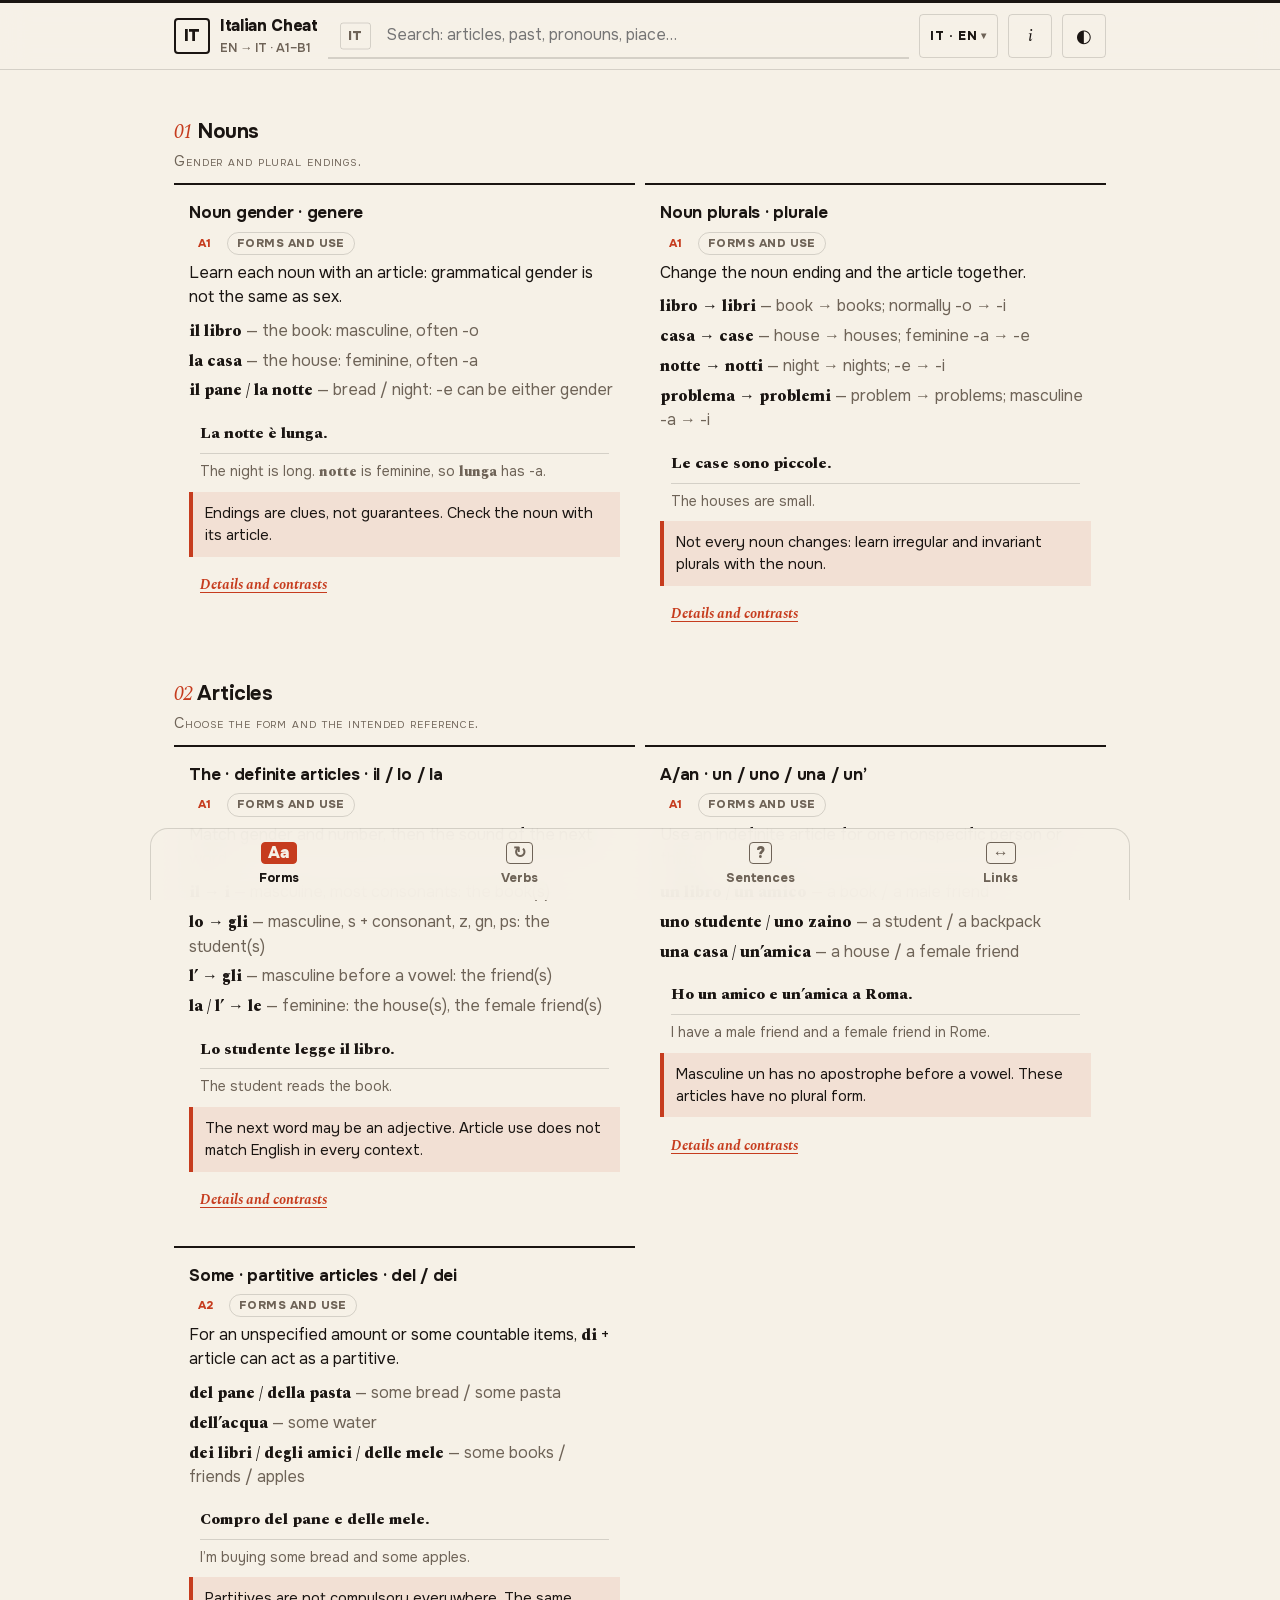
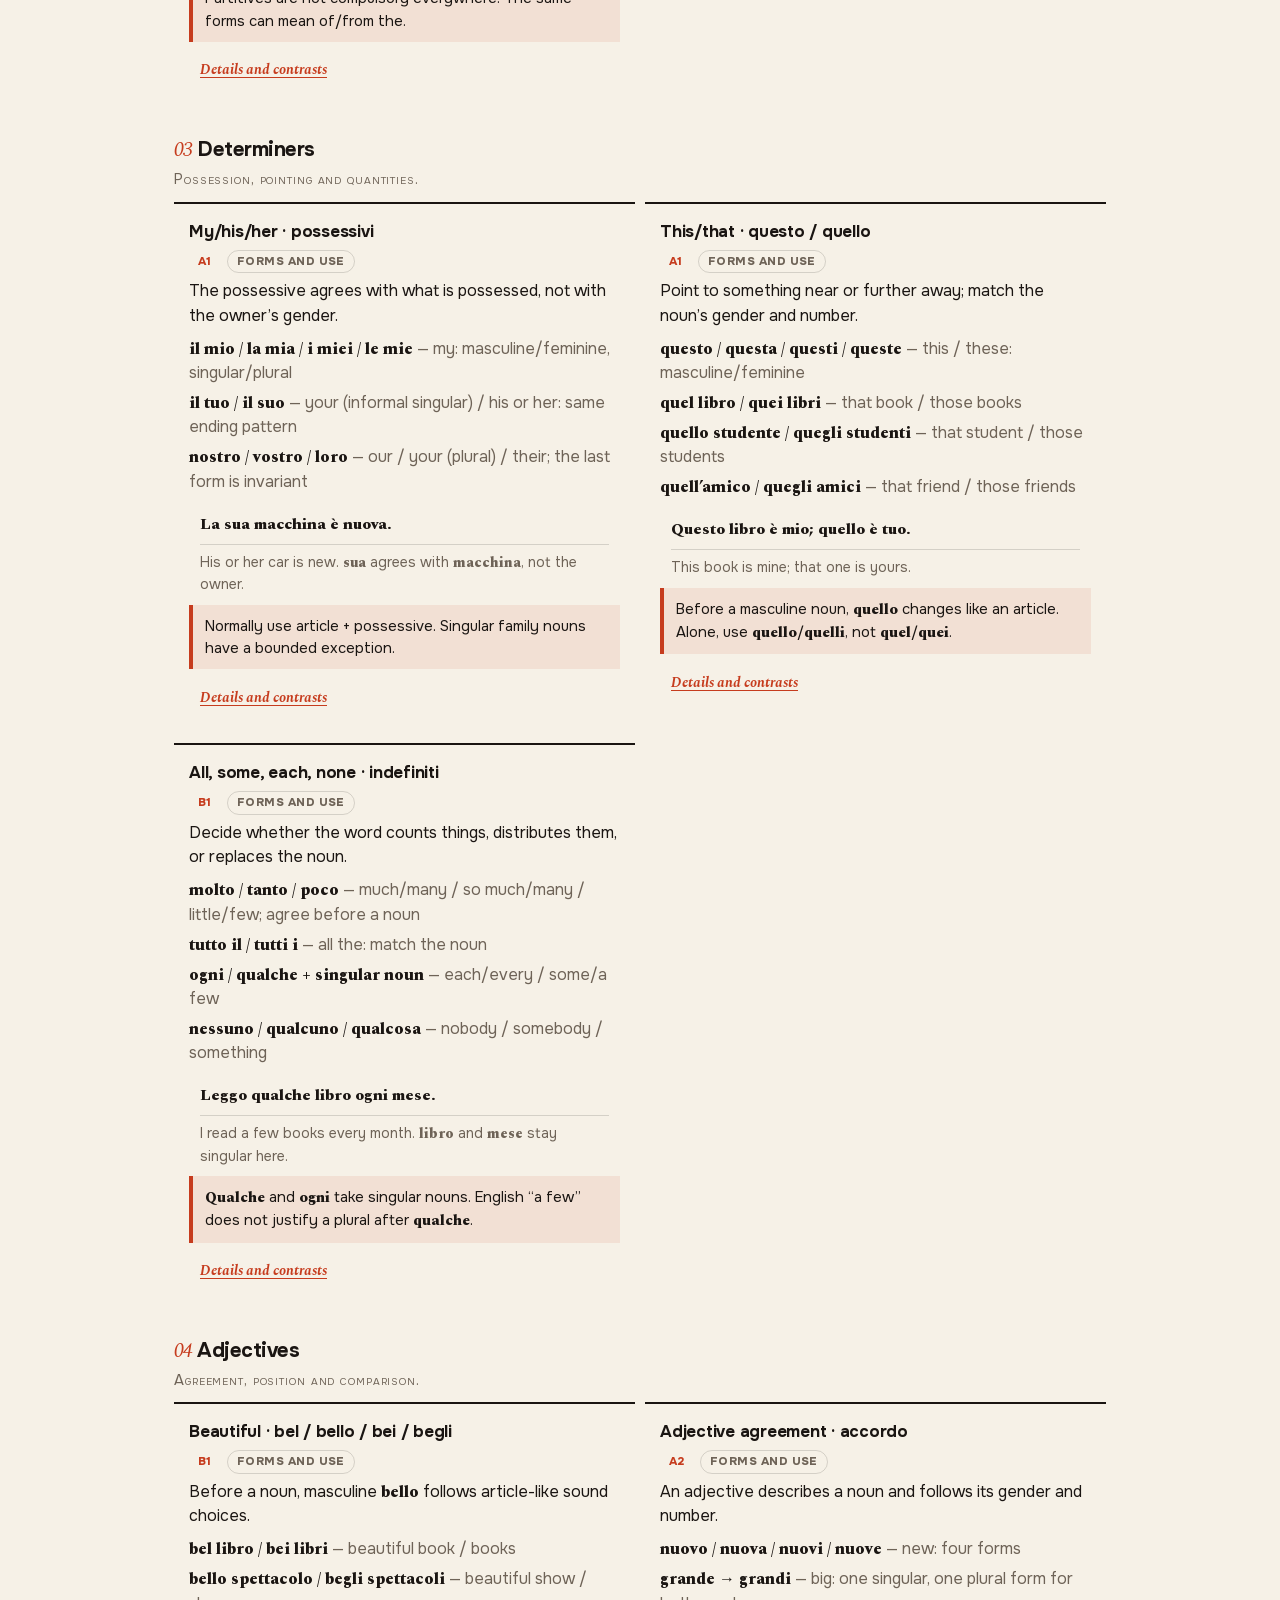
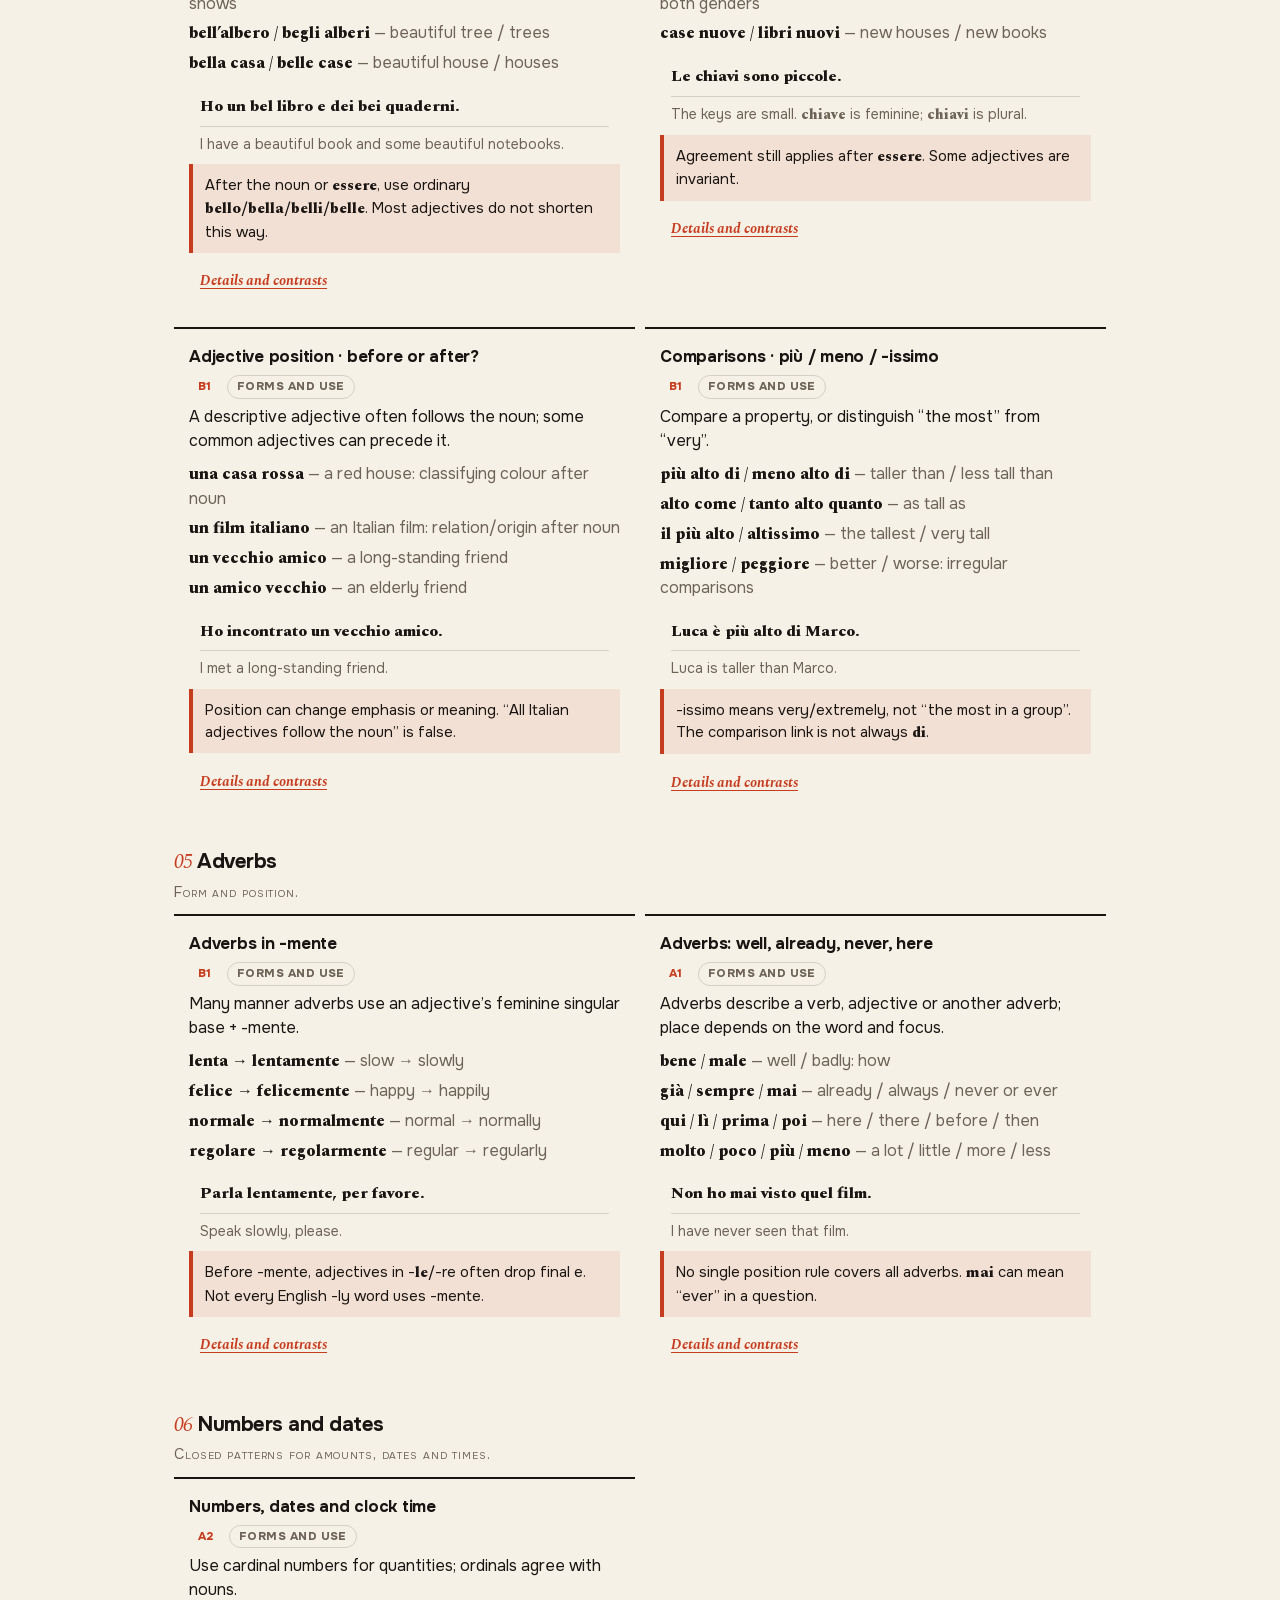
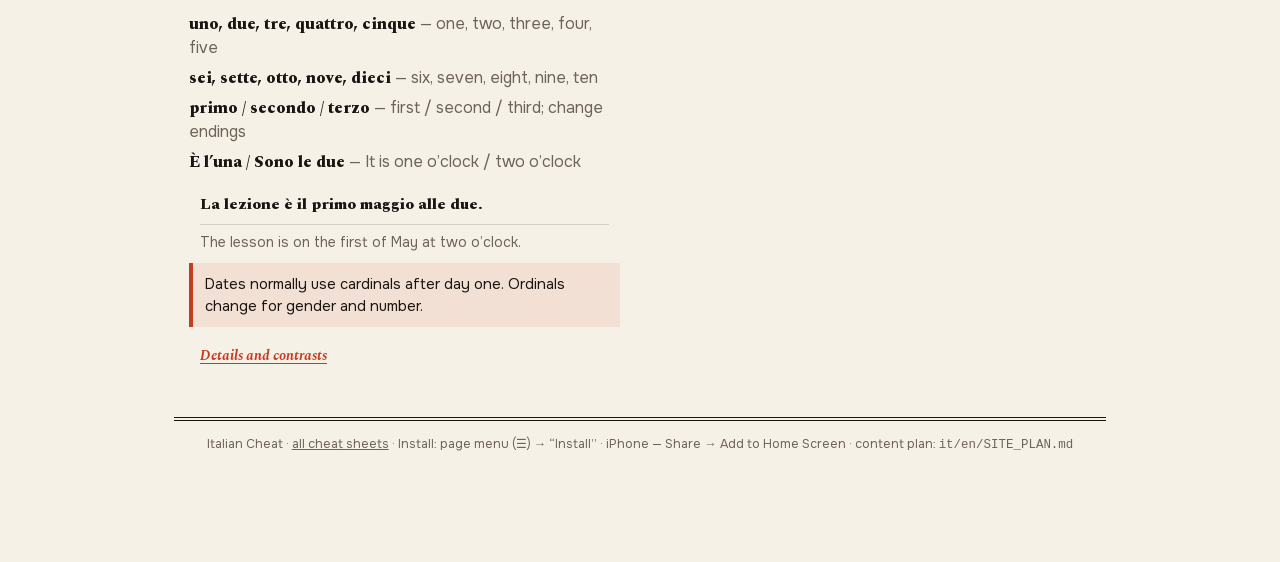
<file: it/en/index.html>
<!doctype html>
<html lang="en" data-skin="a">
<head>
  <meta charset="utf-8" />
  <meta name="viewport" content="width=device-width, initial-scale=1, viewport-fit=cover" />
  <!-- iOS standalone (Add to Home Screen): two WebKit viewport workarounds.
       (1) Relaunch restores a stale zoom level and pinch-out is unavailable
       there, so the scale is locked on iOS only (Safari itself ignores
       maximum-scale, Android and desktop keep pinch-zoom entirely).
       (2) A resumed standalone window can come back reporting a ~980px
       viewport, which trips the 720px desktop breakpoint in base.css;
       rewriting the meta forces WebKit to rebuild the real one. -->
  <script>
    if (/iphone|ipod/i.test(navigator.userAgent) || (/macintosh/i.test(navigator.userAgent) && navigator.maxTouchPoints > 1)) {
      const viewportMeta = document.querySelector('meta[name="viewport"]');
      const iOSViewport = 'width=device-width, initial-scale=1, maximum-scale=1, viewport-fit=cover';
      viewportMeta.setAttribute('content', iOSViewport);
      if (navigator.standalone) {
        const repairViewport = () => {
          if (window.innerWidth > screen.width * 1.5) {
            viewportMeta.setAttribute('content', 'width=device-width, initial-scale=1');
            setTimeout(() => viewportMeta.setAttribute('content', iOSViewport), 50);
          }
        };
        window.addEventListener('pageshow', repairViewport);
        document.addEventListener('visibilitychange', () => {
          if (document.visibilityState === 'visible') setTimeout(repairViewport, 0);
        });
      }
    }
  </script>
  <script>
    // Notebook is the default, including without JS or storage access.
    // Honor a saved Classic choice before stylesheets load.
    try { if (localStorage.getItem('skin') === 'classic') document.documentElement.removeAttribute('data-skin'); } catch (e) {}
  </script>
  <meta name="theme-color" content="#f6f7fb" media="(prefers-color-scheme: light)" />
  <meta name="theme-color" content="#10131b" media="(prefers-color-scheme: dark)" />
  <meta name="color-scheme" content="light dark" />
  <meta name="apple-mobile-web-app-capable" content="yes" />
  <meta name="apple-mobile-web-app-status-bar-style" content="default" />
  <meta name="apple-mobile-web-app-title" content="IT Cheat" />
  <meta name="description" content="Selective Italian A1–B1 grammar in English: articles, verb forms, pronouns, prepositions and clauses." />
  <link rel="manifest" href="./manifest.webmanifest" />
  <link rel="icon" href="./icons/favicon.svg" type="image/svg+xml" />
  <link rel="icon" href="./icons/icon-32.png" sizes="32x32" type="image/png" />
  <link rel="apple-touch-icon" href="./icons/icon-180.png" />
  <meta property="og:title" content="Italian Grammar Cheatsheet" />
  <meta property="og:description" content="Italian grammar lookup with English meanings: forms, past choices, pronouns and clause links. Selective A1–B1, offline." />
  <meta property="og:type" content="website" />
  <meta property="og:url" content="https://andkirby.github.io/learn-language-cheat-sheet/it/en/" />
  <meta property="og:image" content="https://andkirby.github.io/learn-language-cheat-sheet/it/en/icons/icon-512.png" />
  <meta name="twitter:card" content="summary" />
  <title>Italian Grammar Cheatsheet</title>
  <link rel="stylesheet" href="../../assets/base.css" />
  <link rel="stylesheet" href="../../assets/skin-a.css" />
  <!-- Generated from content/decks/it-en.json by tools/build_pages.py — do not edit by hand;
       regenerate with: python3 tools/build_pages.py content/decks/it-en.json -->
</head>
<body>
  <header class="topbar">
    <div class="topbar-inner">
      <details class="app-menu"><summary aria-label="Menu: language, design, help, install"><span aria-hidden="true">☰</span></summary><div class="lang-pop app-pop"><div class="app-identity">Italian Cheat<small>EN → IT · A1–B1</small></div><div class="lang-group"><div class="lang-group-label">Learning language</div><a href="../../de/en/">Deutsch</a><a href="../../en/ru/">English</a><span class="cur">Italiano</span><a href="../../fr/en/">Français</a></div><div class="lang-group"><div class="lang-group-label">Explanation language</div><span class="cur">English</span></div><div class="lang-group"><div class="lang-group-label">Design</div><div role="radiogroup" aria-label="Design"><button type="button" class="skin-row" role="radio" aria-checked="false" tabindex="-1" data-skin-mode="classic">Classic</button><button type="button" class="skin-row cur" role="radio" aria-checked="true" tabindex="0" data-skin-mode="a">Notebook</button></div></div><div class="lang-group project-links"><a class="project-link" href="https://github.com/andkirby/learn-language-cheat-sheet"><svg class="menu-icon" viewBox="0 0 24 24" width="20" height="20" aria-hidden="true" focusable="false"><path fill="currentColor" d="M12 .75a11.25 11.25 0 0 0-3.558 21.923c.563.104.768-.244.768-.542 0-.267-.01-.975-.015-1.914-3.13.68-3.79-1.508-3.79-1.508-.512-1.3-1.25-1.646-1.25-1.646-1.022-.699.078-.685.078-.685 1.13.08 1.725 1.16 1.725 1.16 1.005 1.722 2.637 1.225 3.278.937.102-.728.393-1.225.715-1.507-2.498-.284-5.124-1.249-5.124-5.56 0-1.229.44-2.233 1.16-3.02-.117-.284-.503-1.428.11-2.977 0 0 .945-.302 3.094 1.153A10.79 10.79 0 0 1 12 6.186c.956.004 1.918.129 2.817.378 2.148-1.455 3.09-1.153 3.09-1.153.616 1.549.23 2.693.113 2.977.722.787 1.158 1.791 1.158 3.02 0 4.322-2.63 5.273-5.136 5.552.404.35.766 1.043.766 2.1 0 1.516-.014 2.738-.014 3.11 0 .3.203.65.774.54A11.252 11.252 0 0 0 12 .75Z"/></svg><span>GitHub</span></a><a class="project-link" href="https://github.com/andkirby/learn-language-cheat-sheet/issues/new">Submit issue</a></div><div class="app-sep" aria-hidden="true"></div><button class="menu-row" type="button" data-detail="lookup-help">How to use</button><button class="menu-row" type="button" data-install hidden>Install</button></div></details>
      <div class="brand">
        <div class="brand-mark" aria-hidden="true">IT</div>
        <div>Italian Cheat<small>EN → IT · A1–B1</small></div>
      </div>
      <div class="search-wrap">
        <span class="search-chip" aria-hidden="true">IT</span>
        <input id="search" class="search" type="search" autocomplete="off" enterkeyhint="search" placeholder="Search: articles, past, pronouns, piace…" aria-label="Search the Italian cheat sheet" />
        <button id="clearSearch" class="clear-search" type="button" aria-label="Clear search" hidden>×</button>
      </div>
      <details class="lang-menu" id="langMenu"><summary aria-label="Learning language, explanation language and design">IT · EN</summary><div class="lang-pop"><div class="lang-group"><div class="lang-group-label">Learning language</div><a href="../../de/en/">Deutsch</a><a href="../../en/ru/">English</a><span class="cur">Italiano</span><a href="../../fr/en/">Français</a></div><div class="lang-group"><div class="lang-group-label">Explanation language</div><span class="cur">English</span></div><div class="lang-group"><div class="lang-group-label">Design</div><div role="radiogroup" aria-label="Design"><button type="button" class="skin-row" role="radio" aria-checked="false" tabindex="-1" data-skin-mode="classic">Classic</button><button type="button" class="skin-row cur" role="radio" aria-checked="true" tabindex="0" data-skin-mode="a">Notebook</button></div></div><div class="lang-group project-links"><a class="project-link" href="https://github.com/andkirby/learn-language-cheat-sheet"><svg class="menu-icon" viewBox="0 0 24 24" width="20" height="20" aria-hidden="true" focusable="false"><path fill="currentColor" d="M12 .75a11.25 11.25 0 0 0-3.558 21.923c.563.104.768-.244.768-.542 0-.267-.01-.975-.015-1.914-3.13.68-3.79-1.508-3.79-1.508-.512-1.3-1.25-1.646-1.25-1.646-1.022-.699.078-.685.078-.685 1.13.08 1.725 1.16 1.725 1.16 1.005 1.722 2.637 1.225 3.278.937.102-.728.393-1.225.715-1.507-2.498-.284-5.124-1.249-5.124-5.56 0-1.229.44-2.233 1.16-3.02-.117-.284-.503-1.428.11-2.977 0 0 .945-.302 3.094 1.153A10.79 10.79 0 0 1 12 6.186c.956.004 1.918.129 2.817.378 2.148-1.455 3.09-1.153 3.09-1.153.616 1.549.23 2.693.113 2.977.722.787 1.158 1.791 1.158 3.02 0 4.322-2.63 5.273-5.136 5.552.404.35.766 1.043.766 2.1 0 1.516-.014 2.738-.014 3.11 0 .3.203.65.774.54A11.252 11.252 0 0 0 12 .75Z"/></svg><span>GitHub</span></a><a class="project-link" href="https://github.com/andkirby/learn-language-cheat-sheet/issues/new">Submit issue</a></div></div></details>
      <button class="icon-btn" id="start" type="button" data-detail="lookup-help" aria-haspopup="dialog" aria-label="How to use" title="How to use"><span class="ico" aria-hidden="true">i</span></button>
      <button class="theme-btn" id="themeBtn" type="button" aria-label="Theme: system">◐</button>
      <button class="install-btn" type="button" data-install hidden>Install</button>
    </div>
  </header>

  <noscript>
    <style>
      .tap, .install-btn, .clear-search, .theme-btn, .icon-btn, .menu-row, .install-nudge, .skin-row { display: none !important; }
    </style>
    <div class="notice" style="margin:12px 16px 0">Search, dialogs and install controls need JavaScript. The lookup cards below remain readable without it.</div>
    <p class="intro" style="margin:10px 16px 0">Find the decision: article, verb form, pronoun position or clause link. Then check its forms and limits.</p>
  </noscript>

  <main>
    <p id="searchSummary" class="search-summary" role="status" aria-live="polite" hidden></p>
    <div id="noResults" class="no-results">Nothing found. Try “past”, “pronouns”, “piace”, “future”, “ne”.</div>

    <section id="nouns" data-section data-view="forms">
      <div class="section-head"><div><h2>Nouns</h2><p>Gender and plural endings.</p></div></div>
      <div class="cards two">
        <article class="cheat-card" id="nouns-gender" data-search="noun gender genere">
        <h3>Noun gender · <b>genere</b></h3>
          <div class="badges"><span class="badge level">A1</span><span class="badge kind">Forms and use</span></div>
        <p>Learn each noun with an article: grammatical gender is not the same as sex.</p>
<ul class="legend legend-list" role="list"><li class="legend-item"><b><b>il libro</b></b><span class="legend-mean"> — the book: masculine, often -o</span></li>
<li class="legend-item"><b><b>la casa</b></b><span class="legend-mean"> — the house: feminine, often -a</span></li>
<li class="legend-item"><b><b>il pane / la notte</b></b><span class="legend-mean"> — bread / night: -e can be either gender</span></li></ul>
        <div class="example pair">
          <div class="pair-src"><b>La notte è lunga.</b></div>
          <div class="pair-gloss">The night is long. <b>notte</b> is feminine, so <b>lunga</b> has -a.</div>
        </div>
        <div class="notice">Endings are clues, not guarantees. Check the noun with its article.</div>
        <div class="chips"><button class="tap" data-detail="gender">Details and contrasts</button></div>
        </article>
        <article class="cheat-card" id="nouns-plural" data-search="noun plurals plurale">
        <h3>Noun plurals · <b>plurale</b></h3>
          <div class="badges"><span class="badge level">A1</span><span class="badge kind">Forms and use</span></div>
        <p>Change the noun ending and the article together.</p>
<ul class="legend legend-list" role="list"><li class="legend-item"><b><b>libro → libri</b></b><span class="legend-mean"> — book → books; normally -o → -i</span></li>
<li class="legend-item"><b><b>casa → case</b></b><span class="legend-mean"> — house → houses; feminine -a → -e</span></li>
<li class="legend-item"><b><b>notte → notti</b></b><span class="legend-mean"> — night → nights; -e → -i</span></li>
<li class="legend-item"><b><b>problema → problemi</b></b><span class="legend-mean"> — problem → problems; masculine -a → -i</span></li></ul>
        <div class="example pair">
          <div class="pair-src"><b>Le case sono piccole.</b></div>
          <div class="pair-gloss">The houses are small.</div>
        </div>
        <div class="notice">Not every noun changes: learn irregular and invariant plurals with the noun.</div>
        <div class="chips"><button class="tap" data-detail="plural">Details and contrasts</button></div>
        </article>
      </div>
    </section>
    <section id="articles" data-section data-view="forms">
      <div class="section-head"><div><h2>Articles</h2><p>Choose the form and the intended reference.</p></div></div>
      <div class="cards two">
        <article class="cheat-card" id="articles-definite" data-search="the definite articles il lo la">
        <h3>The · definite articles · <b>il / lo / la</b></h3>
          <div class="badges"><span class="badge level">A1</span><span class="badge kind">Forms and use</span></div>
        <p>Match gender and number, then the sound of the next word.</p>
<ul class="legend legend-list" role="list"><li class="legend-item"><b><b>il → i</b></b><span class="legend-mean"> — masculine, most consonants: the book(s)</span></li>
<li class="legend-item"><b><b>lo → gli</b></b><span class="legend-mean"> — masculine, s + consonant, z, gn, ps: the student(s)</span></li>
<li class="legend-item"><b><b>l’ → gli</b></b><span class="legend-mean"> — masculine before a vowel: the friend(s)</span></li>
<li class="legend-item"><b><b>la / l’ → le</b></b><span class="legend-mean"> — feminine: the house(s), the female friend(s)</span></li></ul>
        <div class="example pair">
          <div class="pair-src"><b>Lo studente legge il libro.</b></div>
          <div class="pair-gloss">The student reads the book.</div>
        </div>
        <div class="notice">The next word may be an adjective. Article use does not match English in every context.</div>
        <div class="chips"><button class="tap" data-detail="definite">Details and contrasts</button></div>
        </article>
        <article class="cheat-card" id="articles-indefinite" data-search="a an un uno una">
        <h3>A/an · <b>un / uno / una / un’</b></h3>
          <div class="badges"><span class="badge level">A1</span><span class="badge kind">Forms and use</span></div>
        <p>Use an indefinite article for one nonspecific person or thing.</p>
<ul class="legend legend-list" role="list"><li class="legend-item"><b><b>un libro / un amico</b></b><span class="legend-mean"> — a book / a male friend</span></li>
<li class="legend-item"><b><b>uno studente / uno zaino</b></b><span class="legend-mean"> — a student / a backpack</span></li>
<li class="legend-item"><b><b>una casa / un’amica</b></b><span class="legend-mean"> — a house / a female friend</span></li></ul>
        <div class="example pair">
          <div class="pair-src"><b>Ho un amico e un’amica a Roma.</b></div>
          <div class="pair-gloss">I have a male friend and a female friend in Rome.</div>
        </div>
        <div class="notice">Masculine un has no apostrophe before a vowel. These articles have no plural form.</div>
        <div class="chips"><button class="tap" data-detail="indefinite">Details and contrasts</button></div>
        </article>
        <article class="cheat-card" id="articles-partitive" data-search="some partitive articles del dei">
        <h3>Some · partitive articles · <b>del / dei</b></h3>
          <div class="badges"><span class="badge level">A2</span><span class="badge kind">Forms and use</span></div>
        <p>For an unspecified amount or some countable items, <b>di</b> + article can act as a partitive.</p>
<ul class="legend legend-list" role="list"><li class="legend-item"><b><b>del pane / della pasta</b></b><span class="legend-mean"> — some bread / some pasta</span></li>
<li class="legend-item"><b><b>dell’acqua</b></b><span class="legend-mean"> — some water</span></li>
<li class="legend-item"><b><b>dei libri / degli amici / delle mele</b></b><span class="legend-mean"> — some books / friends / apples</span></li></ul>
        <div class="example pair">
          <div class="pair-src"><b>Compro del pane e delle mele.</b></div>
          <div class="pair-gloss">I’m buying some bread and some apples.</div>
        </div>
        <div class="notice">Partitives are not compulsory everywhere. The same forms can mean of/from the.</div>
        <div class="chips"><button class="tap" data-detail="partitive">Details and contrasts</button></div>
        </article>
      </div>
    </section>
    <section id="determiners" data-section data-view="forms">
      <div class="section-head"><div><h2>Determiners</h2><p>Possession, pointing and quantities.</p></div></div>
      <div class="cards two">
        <article class="cheat-card" id="determiners-possessives" data-search="my his her possessivi">
        <h3>My/his/her · <b>possessivi</b></h3>
          <div class="badges"><span class="badge level">A1</span><span class="badge kind">Forms and use</span></div>
        <p>The possessive agrees with what is possessed, not with the owner’s gender.</p>
<ul class="legend legend-list" role="list"><li class="legend-item"><b><b>il mio / la mia / i miei / le mie</b></b><span class="legend-mean"> — my: masculine/feminine, singular/plural</span></li>
<li class="legend-item"><b><b>il tuo / il suo</b></b><span class="legend-mean"> — your (informal singular) / his or her: same ending pattern</span></li>
<li class="legend-item"><b><b>nostro / vostro / loro</b></b><span class="legend-mean"> — our / your (plural) / their; the last form is invariant</span></li></ul>
        <div class="example pair">
          <div class="pair-src"><b>La sua macchina è nuova.</b></div>
          <div class="pair-gloss">His or her car is new. <b>sua</b> agrees with <b>macchina</b>, not the owner.</div>
        </div>
        <div class="notice">Normally use article + possessive. Singular family nouns have a bounded exception.</div>
        <div class="chips"><button class="tap" data-detail="possessives">Details and contrasts</button></div>
        </article>
        <article class="cheat-card" id="determiners-demonstratives" data-search="this that questo quello">
        <h3>This/that · <b>questo / quello</b></h3>
          <div class="badges"><span class="badge level">A1</span><span class="badge kind">Forms and use</span></div>
        <p>Point to something near or further away; match the noun’s gender and number.</p>
<ul class="legend legend-list" role="list"><li class="legend-item"><b><b>questo / questa / questi / queste</b></b><span class="legend-mean"> — this / these: masculine/feminine</span></li>
<li class="legend-item"><b><b>quel libro / quei libri</b></b><span class="legend-mean"> — that book / those books</span></li>
<li class="legend-item"><b><b>quello studente / quegli studenti</b></b><span class="legend-mean"> — that student / those students</span></li>
<li class="legend-item"><b><b>quell’amico / quegli amici</b></b><span class="legend-mean"> — that friend / those friends</span></li></ul>
        <div class="example pair">
          <div class="pair-src"><b>Questo libro è mio; quello è tuo.</b></div>
          <div class="pair-gloss">This book is mine; that one is yours.</div>
        </div>
        <div class="notice">Before a masculine noun, <b>quello</b> changes like an article. Alone, use <b>quello</b>/<b>quelli</b>, not <b>quel</b>/<b>quei</b>.</div>
        <div class="chips"><button class="tap" data-detail="demonstratives">Details and contrasts</button></div>
        </article>
        <article class="cheat-card" id="determiners-indefinites" data-search="all some each none indefiniti">
        <h3>All, some, each, none · <b>indefiniti</b></h3>
          <div class="badges"><span class="badge level">B1</span><span class="badge kind">Forms and use</span></div>
        <p>Decide whether the word counts things, distributes them, or replaces the noun.</p>
<ul class="legend legend-list" role="list"><li class="legend-item"><b><b>molto / tanto / poco</b></b><span class="legend-mean"> — much/many / so much/many / little/few; agree before a noun</span></li>
<li class="legend-item"><b><b>tutto il / tutti i</b></b><span class="legend-mean"> — all the: match the noun</span></li>
<li class="legend-item"><b><b>ogni / qualche + singular noun</b></b><span class="legend-mean"> — each/every / some/a few</span></li>
<li class="legend-item"><b><b>nessuno / qualcuno / qualcosa</b></b><span class="legend-mean"> — nobody / somebody / something</span></li></ul>
        <div class="example pair">
          <div class="pair-src"><b>Leggo qualche libro ogni mese.</b></div>
          <div class="pair-gloss">I read a few books every month. <b>libro</b> and <b>mese</b> stay singular here.</div>
        </div>
        <div class="notice"><b>Qualche</b> and <b>ogni</b> take singular nouns. English “a few” does not justify a plural after <b>qualche</b>.</div>
        <div class="chips"><button class="tap" data-detail="indefinites">Details and contrasts</button></div>
        </article>
      </div>
    </section>
    <section id="adjectives" data-section data-view="forms">
      <div class="section-head"><div><h2>Adjectives</h2><p>Agreement, position and comparison.</p></div></div>
      <div class="cards two">
        <article class="cheat-card" id="adjectives-bello" data-search="beautiful bel bello bei begli">
        <h3>Beautiful · <b>bel / bello / bei / begli</b></h3>
          <div class="badges"><span class="badge level">B1</span><span class="badge kind">Forms and use</span></div>
        <p>Before a noun, masculine <b>bello</b> follows article-like sound choices.</p>
<ul class="legend legend-list" role="list"><li class="legend-item"><b><b>bel libro / bei libri</b></b><span class="legend-mean"> — beautiful book / books</span></li>
<li class="legend-item"><b><b>bello spettacolo / begli spettacoli</b></b><span class="legend-mean"> — beautiful show / shows</span></li>
<li class="legend-item"><b><b>bell’albero / begli alberi</b></b><span class="legend-mean"> — beautiful tree / trees</span></li>
<li class="legend-item"><b><b>bella casa / belle case</b></b><span class="legend-mean"> — beautiful house / houses</span></li></ul>
        <div class="example pair">
          <div class="pair-src"><b>Ho un bel libro e dei bei quaderni.</b></div>
          <div class="pair-gloss">I have a beautiful book and some beautiful notebooks.</div>
        </div>
        <div class="notice">After the noun or <b>essere</b>, use ordinary <b>bello</b>/<b>bella</b>/<b>belli</b>/<b>belle</b>. Most adjectives do not shorten this way.</div>
        <div class="chips"><button class="tap" data-detail="bello">Details and contrasts</button></div>
        </article>
        <article class="cheat-card" id="adjectives-agreement" data-search="adjective agreement accordo">
        <h3>Adjective agreement · <b>accordo</b></h3>
          <div class="badges"><span class="badge level">A2</span><span class="badge kind">Forms and use</span></div>
        <p>An adjective describes a noun and follows its gender and number.</p>
<ul class="legend legend-list" role="list"><li class="legend-item"><b><b>nuovo / nuova / nuovi / nuove</b></b><span class="legend-mean"> — new: four forms</span></li>
<li class="legend-item"><b><b>grande → grandi</b></b><span class="legend-mean"> — big: one singular, one plural form for both genders</span></li>
<li class="legend-item"><b><b>case nuove / libri nuovi</b></b><span class="legend-mean"> — new houses / new books</span></li></ul>
        <div class="example pair">
          <div class="pair-src"><b>Le chiavi sono piccole.</b></div>
          <div class="pair-gloss">The keys are small. <b>chiave</b> is feminine; <b>chiavi</b> is plural.</div>
        </div>
        <div class="notice">Agreement still applies after <b>essere</b>. Some adjectives are invariant.</div>
        <div class="chips"><button class="tap" data-detail="agreement">Details and contrasts</button></div>
        </article>
        <article class="cheat-card" id="adjectives-position" data-search="adjective position before or after">
        <h3>Adjective position · before or after?</h3>
          <div class="badges"><span class="badge level">B1</span><span class="badge kind">Forms and use</span></div>
        <p>A descriptive adjective often follows the noun; some common adjectives can precede it.</p>
<ul class="legend legend-list" role="list"><li class="legend-item"><b><b>una casa rossa</b></b><span class="legend-mean"> — a red house: classifying colour after noun</span></li>
<li class="legend-item"><b><b>un film italiano</b></b><span class="legend-mean"> — an Italian film: relation/origin after noun</span></li>
<li class="legend-item"><b><b>un vecchio amico</b></b><span class="legend-mean"> — a long-standing friend</span></li>
<li class="legend-item"><b><b>un amico vecchio</b></b><span class="legend-mean"> — an elderly friend</span></li></ul>
        <div class="example pair">
          <div class="pair-src"><b>Ho incontrato un vecchio amico.</b></div>
          <div class="pair-gloss">I met a long-standing friend.</div>
        </div>
        <div class="notice">Position can change emphasis or meaning. “All Italian adjectives follow the noun” is false.</div>
        <div class="chips"><button class="tap" data-detail="position">Details and contrasts</button></div>
        </article>
        <article class="cheat-card" id="adjectives-comparison" data-search="comparisons più meno issimo">
        <h3>Comparisons · <b>più / meno / -issimo</b></h3>
          <div class="badges"><span class="badge level">B1</span><span class="badge kind">Forms and use</span></div>
        <p>Compare a property, or distinguish “the most” from “very”.</p>
<ul class="legend legend-list" role="list"><li class="legend-item"><b><b>più alto di / meno alto di</b></b><span class="legend-mean"> — taller than / less tall than</span></li>
<li class="legend-item"><b><b>alto come / tanto alto quanto</b></b><span class="legend-mean"> — as tall as</span></li>
<li class="legend-item"><b><b>il più alto / altissimo</b></b><span class="legend-mean"> — the tallest / very tall</span></li>
<li class="legend-item"><b><b>migliore / peggiore</b></b><span class="legend-mean"> — better / worse: irregular comparisons</span></li></ul>
        <div class="example pair">
          <div class="pair-src"><b>Luca è più alto di Marco.</b></div>
          <div class="pair-gloss">Luca is taller than Marco.</div>
        </div>
        <div class="notice">-issimo means very/extremely, not “the most in a group”. The comparison link is not always <b>di</b>.</div>
        <div class="chips"><button class="tap" data-detail="comparison">Details and contrasts</button></div>
        </article>
      </div>
    </section>
    <section id="adverbs" data-section data-view="forms">
      <div class="section-head"><div><h2>Adverbs</h2><p>Form and position.</p></div></div>
      <div class="cards two">
        <article class="cheat-card" id="adverbs-mente" data-search="adverbs in mente">
        <h3>Adverbs in <b>-mente</b></h3>
          <div class="badges"><span class="badge level">B1</span><span class="badge kind">Forms and use</span></div>
        <p>Many manner adverbs use an adjective’s feminine singular base + -mente.</p>
<ul class="legend legend-list" role="list"><li class="legend-item"><b><b>lenta → lentamente</b></b><span class="legend-mean"> — slow → slowly</span></li>
<li class="legend-item"><b><b>felice → felicemente</b></b><span class="legend-mean"> — happy → happily</span></li>
<li class="legend-item"><b><b>normale → normalmente</b></b><span class="legend-mean"> — normal → normally</span></li>
<li class="legend-item"><b><b>regolare → regolarmente</b></b><span class="legend-mean"> — regular → regularly</span></li></ul>
        <div class="example pair">
          <div class="pair-src"><b>Parla lentamente, per favore.</b></div>
          <div class="pair-gloss">Speak slowly, please.</div>
        </div>
        <div class="notice">Before -mente, adjectives in -<b>le</b>/-re often drop final e. Not every English -ly word uses -mente.</div>
        <div class="chips"><button class="tap" data-detail="mente">Details and contrasts</button></div>
        </article>
        <article class="cheat-card" id="adverbs-adverb-use" data-search="adverbs well already never here">
        <h3>Adverbs: well, already, never, here</h3>
          <div class="badges"><span class="badge level">A1</span><span class="badge kind">Forms and use</span></div>
        <p>Adverbs describe a verb, adjective or another adverb; place depends on the word and focus.</p>
<ul class="legend legend-list" role="list"><li class="legend-item"><b><b>bene / male</b></b><span class="legend-mean"> — well / badly: how</span></li>
<li class="legend-item"><b><b>già / sempre / mai</b></b><span class="legend-mean"> — already / always / never or ever</span></li>
<li class="legend-item"><b><b>qui / lì / prima / poi</b></b><span class="legend-mean"> — here / there / before / then</span></li>
<li class="legend-item"><b><b>molto / poco / più / meno</b></b><span class="legend-mean"> — a lot / little / more / less</span></li></ul>
        <div class="example pair">
          <div class="pair-src"><b>Non ho mai visto quel film.</b></div>
          <div class="pair-gloss">I have never seen that film.</div>
        </div>
        <div class="notice">No single position rule covers all adverbs. <b>mai</b> can mean “ever” in a question.</div>
        <div class="chips"><button class="tap" data-detail="adverb-use">Details and contrasts</button></div>
        </article>
      </div>
    </section>
    <section id="numbers" data-section data-view="forms">
      <div class="section-head"><div><h2>Numbers and dates</h2><p>Closed patterns for amounts, dates and times.</p></div></div>
      <div class="cards two">
        <article class="cheat-card" id="numbers-numbers-dates" data-search="numbers dates and clock time">
        <h3>Numbers, dates and clock time</h3>
          <div class="badges"><span class="badge level">A2</span><span class="badge kind">Forms and use</span></div>
        <p>Use cardinal numbers for quantities; ordinals agree with nouns.</p>
<ul class="legend legend-list" role="list"><li class="legend-item"><b><b>uno, due, tre, quattro, cinque</b></b><span class="legend-mean"> — one, two, three, four, five</span></li>
<li class="legend-item"><b><b>sei, sette, otto, nove, dieci</b></b><span class="legend-mean"> — six, seven, eight, nine, ten</span></li>
<li class="legend-item"><b><b>primo / secondo / terzo</b></b><span class="legend-mean"> — first / second / third; change endings</span></li>
<li class="legend-item"><b><b>È l’una / Sono le due</b></b><span class="legend-mean"> — It is one o’clock / two o’clock</span></li></ul>
        <div class="example pair">
          <div class="pair-src"><b>La lezione è il primo maggio alle due.</b></div>
          <div class="pair-gloss">The lesson is on the first of May at two o’clock.</div>
        </div>
        <div class="notice">Dates normally use cardinals after day one. Ordinals change for gender and number.</div>
        <div class="chips"><button class="tap" data-detail="numbers-dates">Details and contrasts</button></div>
        </article>
      </div>
    </section>
    <section id="present" data-section data-view="verbs">
      <div class="section-head"><div><h2>Present forms</h2><p>Regular patterns and essential irregular verbs.</p></div></div>
      <div class="cards two">
        <article class="cheat-card" id="present-present" data-search="present tense presente">
        <h3>Present tense · <b>presente</b></h3>
          <div class="badges"><span class="badge level">A1</span><span class="badge kind">Forms and use</span></div>
        <p>The present can describe a habit, a current situation or an action happening now.</p>
<ul class="legend legend-list" role="list"><li class="legend-item"><b><b>parlare → </b><b>parlo, parli, parla; parliamo, parlate, parlano</b></b><span class="legend-mean"> — speak; I, you, he/she, we, you plural, they</span></li>
<li class="legend-item"><b><b>credere → </b><b>credo, credi, crede; crediamo, credete, credono</b></b><span class="legend-mean"> — believe; same person order</span></li>
<li class="legend-item"><b><b>dormire → </b><b>dormo, dormi, dorme; dormiamo, dormite, dormono</b></b><span class="legend-mean"> — sleep; same person order</span></li>
<li class="legend-item"><b><b>finire → </b><b>finisco, finisci, finisce; finiamo, finite, finiscono</b></b><span class="legend-mean"> — finish; -isc- in four persons</span></li></ul>
        <div class="example pair">
          <div class="pair-src"><b>Parlo italiano e lavoro qui.</b></div>
          <div class="pair-gloss">I speak Italian and work here.</div>
        </div>
        <div class="notice">Not every -ire verb uses -isc-. Italian present can translate English “am doing” without a progressive.</div>
        <div class="chips"><button class="tap" data-detail="present">Details and contrasts</button></div>
        </article>
        <article class="cheat-card" id="present-irregulars" data-search="essential irregulars essere avere">
        <h3>Essential irregulars · <b>essere / avere</b></h3>
          <div class="badges"><span class="badge level">A1</span><span class="badge kind">Forms and use</span></div>
        <p>Keep frequent irregular forms together; the Italian grammatical subject controls the verb ending, even when its pronoun is omitted.</p>
<ul class="legend legend-list" role="list"><li class="legend-item"><b><b>essere → </b><b>sono / sei / è / siamo / siete / sono</b></b><span class="legend-mean"> — be; I / you / he-she / we / you plural / they</span></li>
<li class="legend-item"><b><b>avere → </b><b>ho / hai / ha / abbiamo / avete / hanno</b></b><span class="legend-mean"> — have; same person order</span></li>
<li class="legend-item"><b><b>vado / faccio / vengo / so</b></b><span class="legend-mean"> — I go / I do-make / I come / I know how or know a fact</span></li></ul>
        <div class="example pair">
          <div class="pair-src"><b>Ho una chiave e sono a casa.</b></div>
          <div class="pair-gloss">I have a key and I am at home.</div>
        </div>
        <div class="notice">An <b>io</b> form does not predict the whole paradigm. Modals have their own forms in the modals card.</div>
        <div class="chips"><button class="tap" data-detail="irregulars">Details and contrasts</button></div>
        </article>
      </div>
    </section>
    <section id="patterns" data-section data-view="verbs">
      <div class="section-head"><div><h2>Verb patterns</h2><p>Modals, reflexives and liking.</p></div></div>
      <div class="cards two">
        <article class="cheat-card" id="patterns-reflexives" data-search="reflexive and reciprocal mi ti si">
        <h3>Reflexive and reciprocal · <b>mi / ti / si</b></h3>
          <div class="badges"><span class="badge level">B1</span><span class="badge kind">Forms and use</span></div>
        <p>Match the pronoun to the subject; many routine verbs have a pronominal form.</p>
<ul class="legend legend-list" role="list"><li class="legend-item"><b><b>mi lavo / ti lavi / si lava</b></b><span class="legend-mean"> — I wash myself / you wash yourself / he-she washes</span></li>
<li class="legend-item"><b><b>ci laviamo / vi lavate / si lavano</b></b><span class="legend-mean"> — we wash / you plural wash / they wash</span></li>
<li class="legend-item"><b><b>alzarsi / incontrarsi</b></b><span class="legend-mean"> — get up / meet each other: base forms end in -si</span></li></ul>
        <div class="example pair">
          <div class="pair-src"><b>Ci siamo incontrati ieri.</b></div>
          <div class="pair-gloss">We met each other yesterday.</div>
        </div>
        <div class="notice">Not every -<b>si</b> verb means literally “oneself”. Personal reflexive/reciprocal compound forms use <b>essere</b>.</div>
        <div class="chips"><button class="tap" data-detail="reflexives">Details and contrasts</button></div>
        </article>
        <article class="cheat-card" id="patterns-modals" data-search="can must want potere dovere volere">
        <h3>Can, must, want · <b>potere / dovere / volere</b></h3>
          <div class="badges"><span class="badge level">A1</span><span class="badge kind">Forms and use</span></div>
        <p>Put the modal before an infinitive, without adding a or <b>di</b>.</p>
<ul class="legend legend-list" role="list"><li class="legend-item"><b><b>posso, puoi, può; possiamo, potete, possono</b></b><span class="legend-mean"> — can: I / you / he-she / we / you plural / they</span></li>
<li class="legend-item"><b><b>devo, devi, deve; dobbiamo, dovete, devono</b></b><span class="legend-mean"> — must/have to: same order</span></li>
<li class="legend-item"><b><b>voglio, vuoi, vuole; vogliamo, volete, vogliono</b></b><span class="legend-mean"> — want: same order</span></li></ul>
        <div class="example pair">
          <div class="pair-src"><b>Non posso venire, ma voglio aiutarti.</b></div>
          <div class="pair-gloss">I can’t come, but I want to help you.</div>
        </div>
        <div class="notice">Do not insert the English word “to”. <b>sapere</b> + infinitive often expresses a learned skill.</div>
        <div class="chips"><button class="tap" data-detail="modals">Details and contrasts</button></div>
        </article>
        <article class="cheat-card" id="patterns-piacere" data-search="i like mi piace piacciono">
        <h3>I like… · <b>mi piace / mi piacciono</b></h3>
          <div class="badges"><span class="badge level">A2</span><span class="badge kind">Forms and use</span></div>
        <p>The liked thing is the grammatical subject; the person experiencing the liking is indirect.</p>
<ul class="legend legend-list" role="list"><li class="legend-item"><b><b>mi / ti / gli / le</b></b><span class="legend-mean"> — to me / to you / to him / to her</span></li>
<li class="legend-item"><b><b>piace + singular / infinitive</b></b><span class="legend-mean"> — is pleasing: I like one thing or an activity</span></li>
<li class="legend-item"><b><b>piacciono + plural</b></b><span class="legend-mean"> — are pleasing: I like several things</span></li></ul>
        <div class="example pair">
          <div class="pair-src"><b>Mi piacciono questi libri.</b></div>
          <div class="pair-gloss">I like these books. <b>libri</b> controls the plural verb.</div>
        </div>
        <div class="notice">Do not make the experiencer an English-style subject of <b>piace</b>.</div>
        <div class="chips"><button class="tap" data-detail="piacere">Details and contrasts</button></div>
        </article>
      </div>
    </section>
    <section id="past" data-section data-view="verbs">
      <div class="section-head"><div><h2>Past time</h2><p>Forms, auxiliaries and viewpoints.</p></div></div>
      <div class="cards two">
        <article class="cheat-card" id="past-compound-past" data-search="completed past passato prossimo">
        <h3>Completed past · <b>passato prossimo</b></h3>
          <div class="badges"><span class="badge level">A1</span><span class="badge kind">Forms and use</span></div>
        <p>Use a present auxiliary + past participle for a past event viewed as a whole.</p>
<ul class="legend legend-list" role="list"><li class="legend-item"><b><b>ho parlato / ho creduto / ho dormito</b></b><span class="legend-mean"> — I spoke / believed / slept: -ato/-uto/-ito</span></li>
<li class="legend-item"><b><b>sono arrivato / sono arrivata</b></b><span class="legend-mean"> — I arrived: masculine / feminine</span></li>
<li class="legend-item"><b><b>ho fatto / ho detto / ho visto</b></b><span class="legend-mean"> — I did-made / said / saw: irregular participles</span></li></ul>
        <div class="example pair">
          <div class="pair-src"><b>Ieri ho lavorato a casa.</b></div>
          <div class="pair-gloss">Yesterday I worked at home.</div>
        </div>
        <div class="notice">This tense often translates English simple past. It is not limited to recent events or English “have done”.</div>
        <div class="chips"><button class="tap" data-detail="compound-past">Details and contrasts</button></div>
        </article>
        <article class="cheat-card" id="past-auxiliary" data-search="auxiliary choice essere avere">
        <h3>Auxiliary choice · <b>essere / avere</b></h3>
          <div class="badges"><span class="badge level">A2</span><span class="badge kind">Forms and use</span></div>
        <p>Learn the auxiliary with the verb and construction; meaning and pronoun position can matter.</p>
<ul class="legend legend-list" role="list"><li class="legend-item"><b><b>ho letto / ho camminato</b></b><span class="legend-mean"> — I read / walked: have auxiliary</span></li>
<li class="legend-item"><b><b>sono partito / sono partita</b></b><span class="legend-mean"> — I left: be auxiliary + subject agreement</span></li>
<li class="legend-item"><b><b>mi sono alzato / alzata</b></b><span class="legend-mean"> — I got up: personal reflexive</span></li>
<li class="legend-item"><b><b>ho finito / è finito</b></b><span class="legend-mean"> — I finished / it finished: changed construction</span></li></ul>
        <div class="example pair">
          <div class="pair-src"><b>Ho camminato, poi sono tornata a casa.</b></div>
          <div class="pair-gloss">I walked, then I returned home (female speaker).</div>
        </div>
        <div class="notice">“All motion verbs take <b>essere</b>” is false. Some verbs and modals allow alternatives.</div>
        <div class="chips"><button class="tap" data-detail="auxiliary">Details and contrasts</button></div>
        </article>
        <article class="cheat-card" id="past-participle-agreement" data-search="past participle agreement accordo">
        <h3>Past-participle agreement · <b>accordo</b></h3>
          <div class="badges"><span class="badge level">B1</span><span class="badge kind">Forms and use</span></div>
        <p>Check the auxiliary and the function of any preceding pronoun.</p>
<ul class="legend legend-list" role="list"><li class="legend-item"><b><b>Anna è arrivata / i ragazzi sono arrivati</b></b><span class="legend-mean"> — be auxiliary: subject controls ending</span></li>
<li class="legend-item"><b><b>ho comprato le mele</b></b><span class="legend-mean"> — have auxiliary, following object: normally -o</span></li>
<li class="legend-item"><b><b>le ho comprate</b></b><span class="legend-mean"> — preceding feminine them: agree with object</span></li>
<li class="legend-item"><b><b>ne ho comprate due</b></b><span class="legend-mean"> — I bought two of them: feminine items</span></li></ul>
        <div class="example pair">
          <div class="pair-src"><b>Le chiavi? Le ho trovate.</b></div>
          <div class="pair-gloss">The keys? I found them. <b>le</b> replaces feminine plural <b>chiavi</b>.</div>
        </div>
        <div class="notice">Not every preceding object behaves like <b>lo</b>/<b>la</b>/<b>li</b>/<b>le</b>. Nonpartitive <b>ne</b> does not trigger this object agreement.</div>
        <div class="chips"><button class="tap" data-detail="participle-agreement">Details and contrasts</button></div>
        </article>
        <article class="cheat-card" id="past-imperfect" data-search="past background imperfetto">
        <h3>Past background · <b>imperfetto</b></h3>
          <div class="badges"><span class="badge level">A2</span><span class="badge kind">Forms and use</span></div>
        <p>Use the imperfect to view a past situation from inside: background, habit or an action underway.</p>
<ul class="legend legend-list" role="list"><li class="legend-item"><b><b>parlavo, parlavi, parlava; parlavamo, parlavate, parlavano</b></b><span class="legend-mean"> — parlare = speak: I / you / he-she / we / you plural / they</span></li>
<li class="legend-item"><b><b>credevo / dormivo</b></b><span class="legend-mean"> — I believed / I slept or was sleeping</span></li>
<li class="legend-item"><b><b>ero, eri, era; eravamo, eravate, erano</b></b><span class="legend-mean"> — essere = be: same order</span></li></ul>
        <div class="example pair">
          <div class="pair-src"><b>Da piccolo giocavo qui.</b></div>
          <div class="pair-gloss">As a child I used to play here (male speaker).</div>
        </div>
        <div class="notice">The imperfect is a viewpoint, not simply “a long action” or every English “was”.</div>
        <div class="chips"><button class="tap" data-detail="imperfect">Details and contrasts</button></div>
        </article>
        <article class="cheat-card" id="past-past-choice" data-search="past choice event or background passato remoto">
        <h3>Past choice · event or background?</h3>
          <div class="badges"><span class="badge level">A2</span><span class="badge kind">Forms and use</span></div>
        <p>Choose the viewpoint in context: a bounded event, or a situation viewed from inside.</p>
<ul class="legend legend-list" role="list"><li class="legend-item"><b><b>ho letto il libro</b></b><span class="legend-mean"> — I read the book: whole event</span></li>
<li class="legend-item"><b><b>leggevo quando…</b></b><span class="legend-mean"> — I was reading when…: background</span></li>
<li class="legend-item"><b><b>andavo ogni estate</b></b><span class="legend-mean"> — I used to go every summer: habit</span></li></ul>
        <div class="example pair">
          <div class="pair-src"><b>Leggevo quando mi hai chiamato.</b></div>
          <div class="pair-gloss">I was reading when you called me.</div>
        </div>
        <div class="notice">Duration and repetition alone do not decide the tense. Recognition: <b>passato remoto</b> forms are explained in Details.</div>
        <div class="chips"><button class="tap" data-detail="past-choice">Details and contrasts</button></div>
        </article>
        <article class="cheat-card" id="past-pluperfect" data-search="earlier than a past moment trapassato prossimo">
        <h3>Earlier than a past moment · <b>trapassato prossimo</b></h3>
          <div class="badges"><span class="badge level">B1</span><span class="badge kind">Forms and use</span></div>
        <p>Use an imperfect auxiliary + participle to place an event before another past reference point.</p>
<ul class="legend legend-list" role="list"><li class="legend-item"><b><b>avevo / avevi / aveva + participle</b></b><span class="legend-mean"> — I / you / he-she had done</span></li>
<li class="legend-item"><b><b>avevamo / avevate / avevano + participle</b></b><span class="legend-mean"> — we / you plural / they had done</span></li>
<li class="legend-item"><b><b>ero / eri / era + participle</b></b><span class="legend-mean"> — I / you / he-she had arrived, etc. with the be auxiliary</span></li></ul>
        <div class="example pair">
          <div class="pair-src"><b>Quando sono arrivata, il treno era già partito.</b></div>
          <div class="pair-gloss">When I arrived, the train had already left (female speaker).</div>
        </div>
        <div class="notice">Choose the auxiliary as for the compound past. <b>già</b> is useful context, not a compulsory trigger.</div>
        <div class="chips"><button class="tap" data-detail="pluperfect">Details and contrasts</button></div>
        </article>
      </div>
    </section>
    <section id="future" data-section data-view="verbs">
      <div class="section-head"><div><h2>Future reference</h2><p>Plans, predictions and inference.</p></div></div>
      <div class="cards two">
        <article class="cheat-card" id="future-future" data-search="future reference futuro semplice">
        <h3>Future reference · <b>futuro semplice</b></h3>
          <div class="badges"><span class="badge level">B1</span><span class="badge kind">Forms and use</span></div>
        <p>Use a future form for a prediction or later event; a present can also express a contextualized plan.</p>
<ul class="legend legend-list" role="list"><li class="legend-item"><b><b>parlerò, parlerai, parlerà; parleremo, parlerete, parleranno</b></b><span class="legend-mean"> — I / you / he-she / we / you plural / they will speak</span></li>
<li class="legend-item"><b><b>crederò / dormirò</b></b><span class="legend-mean"> — I will believe / sleep: same future endings</span></li>
<li class="legend-item"><b><b>sarò / avrò / andrò / farò</b></b><span class="legend-mean"> — I will be / have / go / do</span></li></ul>
        <div class="example pair">
          <div class="pair-src"><b>Domani parto; tornerò lunedì.</b></div>
          <div class="pair-gloss">I’m leaving tomorrow; I’ll return on Monday.</div>
        </div>
        <div class="notice">Distance alone does not force a tense. Future can also express a present-time guess.</div>
        <div class="chips"><button class="tap" data-detail="future">Details and contrasts</button></div>
        </article>
      </div>
    </section>
    <section id="requests" data-section data-view="verbs">
      <div class="section-head"><div><h2>Requests and commands</h2><p>Conditional, tu/voi and formal Lei.</p></div></div>
      <div class="cards two">
        <article class="cheat-card" id="requests-conditional" data-search="polite requests and advice condizionale">
        <h3>Polite requests and advice · <b>condizionale</b></h3>
          <div class="badges"><span class="badge level">B1</span><span class="badge kind">Forms and use</span></div>
        <p>Use present conditional for a softened request, desire, advice or uncertainty.</p>
<ul class="legend legend-list" role="list"><li class="legend-item"><b><b>parlerei, parleresti, parlerebbe; parleremmo, parlereste, parlerebbero</b></b><span class="legend-mean"> — I / you / he-she / we / you plural / they would speak</span></li>
<li class="legend-item"><b><b>vorrei / potresti / dovrebbe</b></b><span class="legend-mean"> — I would like / could you / he-she should</span></li>
<li class="legend-item"><b><b>sarei / avrei</b></b><span class="legend-mean"> — I would be / have</span></li></ul>
        <div class="example pair">
          <div class="pair-src"><b>Potresti aiutarmi? Vorrei capire.</b></div>
          <div class="pair-gloss">Could you help me? I’d like to understand.</div>
        </div>
        <div class="notice">English “would” has several uses. This card does not teach the full unreal-condition system.</div>
        <div class="chips"><button class="tap" data-detail="conditional">Details and contrasts</button></div>
        </article>
        <article class="cheat-card" id="requests-imperative" data-search="commands to tu voi imperativo">
        <h3>Commands to <b>tu</b>/<b>voi</b> · <b>imperativo</b></h3>
          <div class="badges"><span class="badge level">A1</span><span class="badge kind">Forms and use</span></div>
        <p>Choose informal singular <b>tu</b> or plural <b>voi</b>; negative <b>tu</b> uses the infinitive.</p>
<ul class="legend legend-list" role="list"><li class="legend-item"><b><b>parla / parlate</b></b><span class="legend-mean"> — speak: informal singular / plural</span></li>
<li class="legend-item"><b><b>prendi / prendete</b></b><span class="legend-mean"> — take: informal singular / plural</span></li>
<li class="legend-item"><b><b>dormi / dormite; finisci / finite</b></b><span class="legend-mean"> — sleep; finish: informal singular / plural</span></li>
<li class="legend-item"><b><b>non parlare / non parlate</b></b><span class="legend-mean"> — don’t speak: informal singular / plural</span></li></ul>
        <div class="example pair">
          <div class="pair-src"><b>Prendi il libro e leggilo.</b></div>
          <div class="pair-gloss">Take the book and read it (<b>tu</b>).</div>
        </div>
        <div class="notice">Positive <b>tu</b>/<b>voi</b> commands attach object pronouns. Formal <b>Lei</b> uses a different pattern.</div>
        <div class="chips"><button class="tap" data-detail="imperative">Details and contrasts</button></div>
        </article>
        <article class="cheat-card" id="requests-formal-command" data-search="polite instructions to lei">
        <h3>Polite instructions to <b>Lei</b></h3>
          <div class="badges"><span class="badge level">B1</span><span class="badge kind">Forms and use</span></div>
        <p>Formal singular address uses third-person present-subjunctive forms as instructions.</p>
<ul class="legend legend-list" role="list"><li class="legend-item"><b><b>parli / prenda / dorma</b></b><span class="legend-mean"> — speak / take / sleep: formal singular</span></li>
<li class="legend-item"><b><b>scusi / dica / venga</b></b><span class="legend-mean"> — excuse me / say-tell / come: formal singular</span></li>
<li class="legend-item"><b><b>non entri</b></b><span class="legend-mean"> — do not enter: formal singular</span></li>
<li class="legend-item"><b><b>mi dica / lo prenda</b></b><span class="legend-mean"> — tell me / take it: pronoun before formal command</span></li></ul>
        <div class="example pair">
          <div class="pair-src"><b>Mi dica, per favore.</b></div>
          <div class="pair-gloss">Please tell me (formal singular address).</div>
        </div>
        <div class="notice">Unlike positive <b>tu</b> commands, formal <b>Lei</b> commands place the pronoun before the verb.</div>
        <div class="chips"><button class="tap" data-detail="formal-command">Details and contrasts</button></div>
        </article>
      </div>
    </section>
    <section id="mood" data-section data-view="verbs">
      <div class="section-head"><div><h2>Subjunctive</h2><p>Bounded B1 patterns, with recognition notes.</p></div></div>
      <div class="cards two">
        <article class="cheat-card" id="mood-present-subjunctive" data-search="present subjunctive congiuntivo presente passato">
        <h3>Present subjunctive · <b>congiuntivo presente</b></h3>
          <div class="badges"><span class="badge level">B1</span><span class="badge kind">Forms and use</span></div>
        <p>Certain constructions select a mood: begin with common opinions, wishes and necessity.</p>
<ul class="legend legend-list" role="list"><li class="legend-item"><b><b>che io parli / che tu parli / che lui parli</b></b><span class="legend-mean"> — that I / you / he speak: -are singular uses -i</span></li>
<li class="legend-item"><b><b>che noi parliamo / voi parliate / loro parlino</b></b><span class="legend-mean"> — that we / you plural / they speak</span></li>
<li class="legend-item"><b><b>che io creda / dorma / finisca</b></b><span class="legend-mean"> — that I believe / sleep / finish</span></li></ul>
        <div class="example pair">
          <div class="pair-src"><b>Spero che tu stia bene.</b></div>
          <div class="pair-gloss">I hope you are well.</div>
        </div>
        <div class="notice">Not every <b>che</b> clause takes subjunctive. Recognition: <b>congiuntivo passato</b> (past subjunctive) is included in Details; full sequencing is deferred.</div>
        <div class="chips"><button class="tap" data-detail="present-subjunctive">Details and contrasts</button></div>
        </article>
      </div>
    </section>
    <section id="aspect" data-section data-view="verbs">
      <div class="section-head"><div><h2>Ongoing and imminent</h2><p>Two different stare constructions.</p></div></div>
      <div class="cards two">
        <article class="cheat-card" id="aspect-progressive" data-search="ongoing action stare gerundio">
        <h3>Ongoing action · <b>stare + gerundio</b></h3>
          <div class="badges"><span class="badge level">B1</span><span class="badge kind">Forms and use</span></div>
        <p>Use this construction to focus on a process underway at a particular moment.</p>
<ul class="legend legend-list" role="list"><li class="legend-item"><b><b>sto / stai / sta / stiamo / state / stanno</b></b><span class="legend-mean"> — present of stay/be: I / you / he-she / we / you plural / they</span></li>
<li class="legend-item"><b><b>parlando / credendo / dormendo</b></b><span class="legend-mean"> — speaking / believing / sleeping: -ando or -endo</span></li>
<li class="legend-item"><b><b>stavo leggendo</b></b><span class="legend-mean"> — I was reading: imperfect of stay/be + gerund</span></li></ul>
        <div class="example pair">
          <div class="pair-src"><b>Sto leggendo; ti chiamo dopo.</b></div>
          <div class="pair-gloss">I’m reading; I’ll call you later.</div>
        </div>
        <div class="notice">The simple present can also describe what is happening now. Do not use the progressive for every English -ing.</div>
        <div class="chips"><button class="tap" data-detail="progressive">Details and contrasts</button></div>
        </article>
        <article class="cheat-card" id="aspect-about-to" data-search="about to stare per infinitive">
        <h3>About to · <b>stare per + infinitive</b></h3>
          <div class="badges"><span class="badge level">B1</span><span class="badge kind">Forms and use</span></div>
        <p>Use <b>stare</b> <b>per</b> when an event is on the point of happening.</p>
<ul class="legend legend-list" role="list"><li class="legend-item"><b><b>sto per partire</b></b><span class="legend-mean"> — I am about to leave</span></li>
<li class="legend-item"><b><b>sta per finire</b></b><span class="legend-mean"> — it is about to end</span></li>
<li class="legend-item"><b><b>stavamo per uscire</b></b><span class="legend-mean"> — we were about to go out</span></li></ul>
        <div class="example pair">
          <div class="pair-src"><b>Sto per uscire. Hai le chiavi?</b></div>
          <div class="pair-gloss">I’m about to go out. Do you have the keys?</div>
        </div>
        <div class="notice">This means imminent, not every intention expressed by English “going to”.</div>
        <div class="chips"><button class="tap" data-detail="about-to">Details and contrasts</button></div>
        </article>
      </div>
    </section>
    <section id="basics" data-section data-view="sentences">
      <div class="section-head"><div><h2>Sentence basics</h2><p>Subjects, questions, negatives and generic statements.</p></div></div>
      <div class="cards two">
        <article class="cheat-card" id="basics-subjects" data-search="subjects and address io tu lei">
        <h3>Subjects and address · <b>io / tu / Lei</b></h3>
          <div class="badges"><span class="badge level">A1</span><span class="badge kind">Forms and use</span></div>
        <p>The ending identifies the subject when context is clear; say the pronoun for emphasis or clarification.</p>
<ul class="legend legend-list" role="list"><li class="legend-item"><b><b>io / tu / lui / lei</b></b><span class="legend-mean"> — I / you informal / he / she</span></li>
<li class="legend-item"><b><b>noi / voi / loro</b></b><span class="legend-mean"> — we / you plural / they</span></li>
<li class="legend-item"><b><b>Lei parla / tu parli</b></b><span class="legend-mean"> — you speak: formal singular / informal singular</span></li></ul>
        <div class="example pair">
          <div class="pair-src"><b>Parlo inglese. E tu?</b></div>
          <div class="pair-gloss">I speak English. And you?</div>
        </div>
        <div class="notice">Italian often omits a recoverable subject. Formal <b>Lei</b> still takes third-person singular verb forms.</div>
        <div class="chips"><button class="tap" data-detail="subjects">Details and contrasts</button></div>
        </article>
        <article class="cheat-card" id="basics-questions" data-search="questions chi cosa quale quanto">
        <h3>Questions · <b>chi / cosa / quale / quanto</b></h3>
          <div class="badges"><span class="badge level">A1</span><span class="badge kind">Forms and use</span></div>
        <p>A yes/no question can keep statement word order. Question words identify what you need to know.</p>
<ul class="legend legend-list" role="list"><li class="legend-item"><b><b>chi / che cosa / cosa</b></b><span class="legend-mean"> — who / what</span></li>
<li class="legend-item"><b><b>dove / quando / come / perché</b></b><span class="legend-mean"> — where / when / how / why</span></li>
<li class="legend-item"><b><b>quale / quali</b></b><span class="legend-mean"> — which: singular / plural</span></li>
<li class="legend-item"><b><b>quanto / quanta / quanti / quante</b></b><span class="legend-mean"> — how much/many: agree with a noun</span></li></ul>
        <div class="example pair">
          <div class="pair-src"><b>Quanti libri hai?</b></div>
          <div class="pair-gloss">How many books do you have?</div>
        </div>
        <div class="notice">No English do-support or obligatory subject–verb inversion. Intonation distinguishes many spoken yes/no questions.</div>
        <div class="chips"><button class="tap" data-detail="questions">Details and contrasts</button></div>
        </article>
        <article class="cheat-card" id="basics-negation" data-search="not never nobody non mai nessuno">
        <h3>Not, never, nobody · <b>non / mai / nessuno</b></h3>
          <div class="badges"><span class="badge level">A1</span><span class="badge kind">Forms and use</span></div>
        <p>Put <b>non</b> before the finite verb and any object pronouns.</p>
<ul class="legend legend-list" role="list"><li class="legend-item"><b><b>non capisco / non lo capisco</b></b><span class="legend-mean"> — I don’t understand / I don’t understand it</span></li>
<li class="legend-item"><b><b>non…mai / non…più</b></b><span class="legend-mean"> — never / no longer</span></li>
<li class="legend-item"><b><b>nessuno / niente</b></b><span class="legend-mean"> — nobody / nothing</span></li>
<li class="legend-item"><b><b>sì / no</b></b><span class="legend-mean"> — yes / no: standalone answers</span></li></ul>
        <div class="example pair">
          <div class="pair-src"><b>Non ho mai visto nessuno qui.</b></div>
          <div class="pair-gloss">I have never seen anyone here.</div>
        </div>
        <div class="notice">Negative words after the verb normally need <b>non</b> in negative statements. Before the verb, <b>nessuno</b>/<b>niente</b> can negate without <b>non</b>.</div>
        <div class="chips"><button class="tap" data-detail="negation">Details and contrasts</button></div>
        </article>
        <article class="cheat-card" id="basics-exclamations" data-search="what a how che quanto">
        <h3>What a…! How…! · <b>che / quanto</b></h3>
          <div class="badges"><span class="badge level">A2</span><span class="badge kind">Forms and use</span></div>
        <p>Use a short exclamatory pattern to highlight a quality or amount.</p>
<ul class="legend legend-list" role="list"><li class="legend-item"><b><b>Che bello! / Che bella casa!</b></b><span class="legend-mean"> — How lovely! / What a beautiful house!</span></li>
<li class="legend-item"><b><b>Che fortuna!</b></b><span class="legend-mean"> — What luck!</span></li>
<li class="legend-item"><b><b>Quanti libri! / Quanta gente!</b></b><span class="legend-mean"> — So many books! / So many people!</span></li></ul>
        <div class="example pair">
          <div class="pair-src"><b>Che bella giornata!</b></div>
          <div class="pair-gloss">What a beautiful day!</div>
        </div>
        <div class="notice"><b>Che</b> stays unchanged. <b>Quanto</b> changes with a following noun; punctuation and context distinguish an exclamation from a question.</div>
        <div class="chips"><button class="tap" data-detail="exclamations">Details and contrasts</button></div>
        </article>
        <article class="cheat-card" id="basics-impersonal-si" data-search="generic people si impersonale">
        <h3>Generic people · <b>si impersonale</b></h3>
          <div class="badges"><span class="badge level">B1</span><span class="badge kind">Forms and use</span></div>
        <p>Use <b>si</b> for an unspecified human agent: people, generic you, or sometimes we.</p>
<ul class="legend legend-list" role="list"><li class="legend-item"><b><b>si parte / si dorme</b></b><span class="legend-mean"> — people leave / sleep: impersonal singular</span></li>
<li class="legend-item"><b><b>si mangia bene</b></b><span class="legend-mean"> — people eat well: verb used without an object</span></li>
<li class="legend-item"><b><b>si vendono libri</b></b><span class="legend-mean"> — books are sold: passive construction, plural</span></li>
<li class="legend-item"><b><b>ci si lava</b></b><span class="legend-mean"> — one washes oneself: reflexive + impersonal</span></li></ul>
        <div class="example pair">
          <div class="pair-src"><b>In Italia si parla italiano.</b></div>
          <div class="pair-gloss">People speak Italian in Italy.</div>
        </div>
        <div class="notice">Not every <b>si</b> means “oneself”, and not every <b>si</b> construction has a singular verb.</div>
        <div class="chips"><button class="tap" data-detail="impersonal-si">Details and contrasts</button></div>
        </article>
      </div>
    </section>
    <section id="pronouns" data-section data-view="sentences">
      <div class="section-head"><div><h2>Object pronouns</h2><p>Function before position.</p></div></div>
      <div class="cards two">
        <article class="cheat-card" id="pronouns-direct" data-search="direct objects lo la li le">
        <h3>Direct objects · <b>lo / la / li / le</b></h3>
          <div class="badges"><span class="badge level">A2</span><span class="badge kind">Forms and use</span></div>
        <p>Replace a direct object without adding a preposition; match its gender and number.</p>
<ul class="legend legend-list" role="list"><li class="legend-item"><b><b>mi / ti / ci / vi</b></b><span class="legend-mean"> — me / you / us / you plural</span></li>
<li class="legend-item"><b><b>lo / la / li / le</b></b><span class="legend-mean"> — him-it / her-it / them masculine / them feminine</span></li>
<li class="legend-item"><b><b>lo vedo / voglio vederlo</b></b><span class="legend-mean"> — I see it / I want to see it</span></li></ul>
        <div class="example pair">
          <div class="pair-src"><b>Le chiavi? Le cerco.</b></div>
          <div class="pair-gloss">The keys? I’m looking for them. <b>le</b> replaces feminine plural <b>chiavi</b>.</div>
        </div>
        <div class="notice">A normal finite verb has the clitic before it. Infinitives and positive informal commands use attachment.</div>
        <div class="chips"><button class="tap" data-detail="direct">Details and contrasts</button></div>
        </article>
        <article class="cheat-card" id="pronouns-indirect" data-search="indirect objects gli le">
        <h3>Indirect objects · <b>gli / le</b></h3>
          <div class="badges"><span class="badge level">B1</span><span class="badge kind">Forms and use</span></div>
        <p>Replace a recipient or experiencer introduced by a in the verb’s pattern.</p>
<ul class="legend legend-list" role="list"><li class="legend-item"><b><b>mi / ti / ci / vi</b></b><span class="legend-mean"> — to me / to you / to us / to you plural</span></li>
<li class="legend-item"><b><b>gli / le</b></b><span class="legend-mean"> — to him / to her; singular</span></li>
<li class="legend-item"><b><b>a loro / gli</b></b><span class="legend-mean"> — to them; explicit phrase / common modern clitic</span></li></ul>
        <div class="example pair">
          <div class="pair-src"><b>Le do il libro.</b></div>
          <div class="pair-gloss">I give her the book. <b>le</b> means to her here, not feminine plural them.</div>
        </div>
        <div class="notice">The same spelling can serve a different function: identify the verb’s recipient versus direct object.</div>
        <div class="chips"><button class="tap" data-detail="indirect">Details and contrasts</button></div>
        </article>
        <article class="cheat-card" id="pronouns-combined" data-search="two pronouns me lo glielo">
        <h3>Two pronouns · <b>me lo / glielo</b></h3>
          <div class="badges"><span class="badge level">B1</span><span class="badge kind">Forms and use</span></div>
        <p>In common recipient + direct-object combinations, put the recipient first.</p>
<ul class="legend legend-list" role="list"><li class="legend-item"><b><b>me / te / se / ce / ve + lo/la/li/le/ne</b></b><span class="legend-mean"> — recipient/reflexive form changes before the second clitic</span></li>
<li class="legend-item"><b><b>glielo / gliela / glieli / gliele / gliene</b></b><span class="legend-mean"> — to him or her + it/them/of it: joined spelling</span></li>
<li class="legend-item"><b><b>me lo dà / vuole darmelo</b></b><span class="legend-mean"> — he-she gives it to me / wants to give it to me</span></li></ul>
        <div class="example pair">
          <div class="pair-src"><b>Il libro? Glielo do domani.</b></div>
          <div class="pair-gloss">The book? I’ll give it to him/her tomorrow.</div>
        </div>
        <div class="notice">The final <b>lo</b>/<b>la</b>/<b>li</b>/<b>le</b> identifies the direct object, not the recipient’s gender. This is a bounded common ordering pattern.</div>
        <div class="chips"><button class="tap" data-detail="combined">Details and contrasts</button></div>
        </article>
      </div>
    </section>
    <section id="particles" data-section data-view="sentences">
      <div class="section-head"><div><h2>ci and ne</h2><p>Recover the intended phrase, not an English word.</p></div></div>
      <div class="cards two">
        <article class="cheat-card" id="particles-ci" data-search="ci us there or a verb pattern">
        <h3><b>ci</b> · us, there, or a verb pattern?</h3>
          <div class="badges"><span class="badge level">B1</span><span class="badge kind">Forms and use</span></div>
        <p>Recover the phrase <b>ci</b> stands for: a person group, a place or a selected complement.</p>
<ul class="legend legend-list" role="list"><li class="legend-item"><b><b>ci vede</b></b><span class="legend-mean"> — he/she sees us: personal object</span></li>
<li class="legend-item"><b><b>ci vado</b></b><span class="legend-mean"> — I go there: place</span></li>
<li class="legend-item"><b><b>c’è / ci sono</b></b><span class="legend-mean"> — there is / there are</span></li>
<li class="legend-item"><b><b>ci penso / ci credo</b></b><span class="legend-mean"> — I think about it / I believe in it</span></li></ul>
        <div class="example pair">
          <div class="pair-src"><b>Vai a Roma? Sì, ci vado domani.</b></div>
          <div class="pair-gloss">Are you going to Rome? Yes, I’m going there tomorrow.</div>
        </div>
        <div class="notice"><b>ci</b> is not one fixed English word and does not replace every prepositional phrase.</div>
        <div class="chips"><button class="tap" data-detail="ci">Details and contrasts</button></div>
        </article>
        <article class="cheat-card" id="particles-ne" data-search="ne of it them about">
        <h3><b>ne</b> · of it, of them, about it</h3>
          <div class="badges"><span class="badge level">B1</span><span class="badge kind">Forms and use</span></div>
        <p>Use <b>ne</b> for a quantity taken from an identified set, or in selected <b>di</b>-phrases.</p>
<ul class="legend legend-list" role="list"><li class="legend-item"><b><b>ne voglio due</b></b><span class="legend-mean"> — I want two of them</span></li>
<li class="legend-item"><b><b>non ne voglio nessuno</b></b><span class="legend-mean"> — I don’t want any of them (masculine items)</span></li>
<li class="legend-item"><b><b>ne parlo</b></b><span class="legend-mean"> — I talk about it: the pattern talk about</span></li>
<li class="legend-item"><b><b>ne / né</b></b><span class="legend-mean"> — pronoun / neither-nor conjunction: accent distinguishes</span></li></ul>
        <div class="example pair">
          <div class="pair-src"><b>Quante mele vuoi? Ne voglio due.</b></div>
          <div class="pair-gloss">How many apples do you want? I want two of them.</div>
        </div>
        <div class="notice">Keep the quantity when it is needed. <b>ne</b> does not always mean “some”; full idiomatic verb inventories are deferred.</div>
        <div class="chips"><button class="tap" data-detail="ne">Details and contrasts</button></div>
        </article>
      </div>
    </section>
    <section id="prepositions" data-section data-view="connections">
      <div class="section-head"><div><h2>Prepositions</h2><p>Relations and article contractions.</p></div></div>
      <div class="cards two">
        <article class="cheat-card" id="prepositions-simple" data-search="simple prepositions di a da in">
        <h3>Simple prepositions · <b>di / a / da / in</b></h3>
          <div class="badges"><span class="badge level">A1</span><span class="badge kind">Forms and use</span></div>
        <p>Choose a relationship in the Italian construction, rather than one English equivalent.</p>
<ul class="legend legend-list" role="list"><li class="legend-item"><b><b>di / a / da / in</b></b><span class="legend-mean"> — of-about / to-at / from-at someone’s / in-to</span></li>
<li class="legend-item"><b><b>con / su / per</b></b><span class="legend-mean"> — with / on-about / for-through</span></li>
<li class="legend-item"><b><b>tra / fra</b></b><span class="legend-mean"> — between-among or in a future interval: alternatives</span></li></ul>
        <div class="example pair">
          <div class="pair-src"><b>Vado da Anna con Luca.</b></div>
          <div class="pair-gloss">I’m going to Anna’s with Luca.</div>
        </div>
        <div class="notice">Each preposition has several uses. A verb’s selected preposition may differ from English.</div>
        <div class="chips"><button class="tap" data-detail="simple-prepositions">Details and contrasts</button></div>
        </article>
        <article class="cheat-card" id="prepositions-contracted" data-search="preposition the preposizioni articolate">
        <h3>Preposition + the · <b>preposizioni articolate</b></h3>
          <div class="badges"><span class="badge level">A2</span><span class="badge kind">Forms and use</span></div>
        <p>Combine <b>di</b>/a/da/in/su with the definite article required by the next word.</p>
        <p>Article order for the rows: <b>il / lo / l’ / la / i / gli / le</b>.</p>
<ul class="legend legend-list" role="list"><li class="legend-item"><b><b>di → del / dello / dell’ / della / dei / degli / delle</b></b><span class="legend-mean"> — of: article order shown above</span></li>
<li class="legend-item"><b><b>a → al / allo / all’ / alla / ai / agli / alle</b></b><span class="legend-mean"> — to-at: same article order</span></li>
<li class="legend-item"><b><b>da → dal / dallo / dall’ / dalla / dai / dagli / dalle</b></b><span class="legend-mean"> — from-at: same order</span></li>
<li class="legend-item"><b><b>in → nel / nello / nell’ / nella / nei / negli / nelle</b></b><span class="legend-mean"> — in-to: same order</span></li>
<li class="legend-item"><b><b>su → sul / sullo / sull’ / sulla / sui / sugli / sulle</b></b><span class="legend-mean"> — on-about: same order</span></li></ul>
        <div class="example pair">
          <div class="pair-src"><b>Il libro è nello zaino, vicino alla porta.</b></div>
          <div class="pair-gloss">The book is in the backpack, near the door.</div>
        </div>
        <div class="notice">Do not fuse every preposition. <b>con</b> usually stays separate; <b>col/coi</b> also occur. <b>per</b>/<b>tra</b>/<b>fra</b> normally stay separate.</div>
        <div class="chips"><button class="tap" data-detail="contracted">Details and contrasts</button></div>
        </article>
      </div>
    </section>
    <section id="time-place" data-section data-view="connections">
      <div class="section-head"><div><h2>Time and place</h2><p>Destinations, duration and time intervals.</p></div></div>
      <div class="cards two">
        <article class="cheat-card" id="time-place-time-place" data-search="place and duration a in da per">
        <h3>Place and duration · <b>a / in / da / per</b></h3>
          <div class="badges"><span class="badge level">A2</span><span class="badge kind">Forms and use</span></div>
        <p>Choose the location or time relationship, then the construction’s tense.</p>
<ul class="legend legend-list" role="list"><li class="legend-item"><b><b>a Roma / in Italia / da Anna</b></b><span class="legend-mean"> — in-to Rome / in-to Italy / at-to Anna’s</span></li>
<li class="legend-item"><b><b>da due anni</b></b><span class="legend-mean"> — for two years, continuing from the past</span></li>
<li class="legend-item"><b><b>per due ore / due ore fa</b></b><span class="legend-mean"> — for two hours (duration) / two hours ago</span></li>
<li class="legend-item"><b><b>tra due giorni / alle due</b></b><span class="legend-mean"> — in two days / at two o’clock</span></li></ul>
        <div class="example pair">
          <div class="pair-src"><b>Vivo qui da due anni.</b></div>
          <div class="pair-gloss">I’ve lived here for two years. The situation is still continuing.</div>
        </div>
        <div class="notice">Ongoing duration commonly uses Italian present + da, even when English uses a perfect tense. Place choices have lexical exceptions.</div>
        <div class="chips"><button class="tap" data-detail="time-place">Details and contrasts</button></div>
        </article>
      </div>
    </section>
    <section id="clauses" data-section data-view="connections">
      <div class="section-head"><div><h2>Linking clauses</h2><p>Connections, relatives and real conditions.</p></div></div>
      <div class="cards two">
        <article class="cheat-card" id="clauses-relatives" data-search="relative clauses che cui dove">
        <h3>Relative clauses · <b>che / cui / dove</b></h3>
          <div class="badges"><span class="badge level">B1</span><span class="badge kind">Forms and use</span></div>
        <p>Link a description to a noun: use <b>che</b> for a subject or direct object, preposition + <b>cui</b> for other relations.</p>
<ul class="legend legend-list" role="list"><li class="legend-item"><b><b>il libro che leggo</b></b><span class="legend-mean"> — the book that I’m reading: object</span></li>
<li class="legend-item"><b><b>la persona che parla</b></b><span class="legend-mean"> — the person who is speaking: subject</span></li>
<li class="legend-item"><b><b>la persona con cui parlo</b></b><span class="legend-mean"> — the person I’m talking to: prepositional relation</span></li>
<li class="legend-item"><b><b>la casa dove abito</b></b><span class="legend-mean"> — the house where I live: place</span></li></ul>
        <div class="example pair">
          <div class="pair-src"><b>Questo è il libro che cerco.</b></div>
          <div class="pair-gloss">This is the book I’m looking for.</div>
        </div>
        <div class="notice">Do not omit <b>che</b> as you can omit English object “that”. Do not strand the preposition after <b>cui</b>.</div>
        <div class="chips"><button class="tap" data-detail="relatives">Details and contrasts</button></div>
        </article>
        <article class="cheat-card" id="clauses-connectors" data-search="add contrast explain conclude">
        <h3>Add, contrast, explain, conclude</h3>
          <div class="badges"><span class="badge level">A2</span><span class="badge kind">Forms and use</span></div>
        <p>Select the relation between ideas before selecting a connector.</p>
<ul class="legend legend-list" role="list"><li class="legend-item"><b><b>e / ma / o</b></b><span class="legend-mean"> — and / but / or</span></li>
<li class="legend-item"><b><b>invece / infatti</b></b><span class="legend-mean"> — instead-whereas / in fact-for</span></li>
<li class="legend-item"><b><b>allora / quindi</b></b><span class="legend-mean"> — then-so / therefore</span></li>
<li class="legend-item"><b><b>non solo…ma anche</b></b><span class="legend-mean"> — not only…but also</span></li></ul>
        <div class="example pair">
          <div class="pair-src"><b>Sono stanca, quindi resto a casa.</b></div>
          <div class="pair-gloss">I’m tired, so I’m staying home (female speaker).</div>
        </div>
        <div class="notice">These words do not all introduce the same clause type. <b>allora</b> can also mean “then” in time.</div>
        <div class="chips"><button class="tap" data-detail="connectors">Details and contrasts</button></div>
        </article>
        <article class="cheat-card" id="clauses-subordinates" data-search="that when because in order to">
        <h3>That, when, because, in order to</h3>
          <div class="badges"><span class="badge level">B1</span><span class="badge kind">Forms and use</span></div>
        <p>Choose a finite clause with a subject, or a bounded infinitive pattern.</p>
<ul class="legend legend-list" role="list"><li class="legend-item"><b><b>so che… / penso di…</b></b><span class="legend-mean"> — I know that… / I think I will… (same subject)</span></li>
<li class="legend-item"><b><b>quando / mentre / prima di</b></b><span class="legend-mean"> — when / while / before + infinitive</span></li>
<li class="legend-item"><b><b>perché / per + infinitive</b></b><span class="legend-mean"> — because / in order to</span></li></ul>
        <div class="example pair">
          <div class="pair-src"><b>Leggo per capire, perché il testo è difficile.</b></div>
          <div class="pair-gloss">I read in order to understand, because the text is difficult.</div>
        </div>
        <div class="notice">Cause <b>perché</b> and purpose <b>perché</b> need different mood choices. This card does not teach full tense backshift.</div>
        <div class="chips"><button class="tap" data-detail="subordinates">Details and contrasts</button></div>
        </article>
        <article class="cheat-card" id="clauses-real-conditions" data-search="real open if se indicative">
        <h3>Real/open if · <b>se + indicative</b></h3>
          <div class="badges"><span class="badge level">B1</span><span class="badge kind">Forms and use</span></div>
        <p>For a condition treated as open or real, use indicative in the <b>se</b> clause.</p>
<ul class="legend legend-list" role="list"><li class="legend-item"><b><b>se piove, resto</b></b><span class="legend-mean"> — if it rains, I stay</span></li>
<li class="legend-item"><b><b>se piove, resterò</b></b><span class="legend-mean"> — if it rains, I’ll stay</span></li>
<li class="legend-item"><b><b>se verrà, parleremo</b></b><span class="legend-mean"> — if he-she comes, we’ll talk</span></li>
<li class="legend-item"><b><b>se hai tempo, chiamami</b></b><span class="legend-mean"> — if you have time, call me</span></li></ul>
        <div class="example pair">
          <div class="pair-src"><b>Se hai tempo, vieni con noi.</b></div>
          <div class="pair-gloss">If you have time, come with us.</div>
        </div>
        <div class="notice">Italian permits future after <b>se</b>. Unreal and past-counterfactual systems are deferred; do not extend this pattern to every English “if”.</div>
        <div class="chips"><button class="tap" data-detail="real-conditions">Details and contrasts</button></div>
        </article>
      </div>
    </section>
    <section id="infinitives" data-section data-view="connections">
      <div class="section-head"><div><h2>Verb + infinitive</h2><p>Learn the linking pattern with the verb.</p></div></div>
      <div class="cards two">
        <article class="cheat-card" id="infinitives-verb-infinitive" data-search="verb infinitive a di no link">
        <h3>Verb + infinitive · <b>a / di / no link</b></h3>
          <div class="badges"><span class="badge level">B1</span><span class="badge kind">Forms and use</span></div>
        <p>Learn the first verb with its infinitive pattern; English “to” does not select a or <b>di</b>.</p>
<ul class="legend legend-list" role="list"><li class="legend-item"><b><b>posso / devo / voglio + infinitive</b></b><span class="legend-mean"> — can / must / want: no added preposition</span></li>
<li class="legend-item"><b><b>comincio a / imparo a</b></b><span class="legend-mean"> — I begin to / learn to</span></li>
<li class="legend-item"><b><b>cerco di / finisco di</b></b><span class="legend-mean"> — I try to / finish doing</span></li>
<li class="legend-item"><b><b>penso di / spero di</b></b><span class="legend-mean"> — I think I will / hope to: same subject</span></li></ul>
        <div class="example pair">
          <div class="pair-src"><b>Cerco di capire e comincio a scrivere.</b></div>
          <div class="pair-gloss">I try to understand and start writing.</div>
        </div>
        <div class="notice">These are selected patterns, not a rule that every verb takes the same link. <b>che</b> + finite verb can introduce a different subject.</div>
        <div class="chips"><button class="tap" data-detail="verb-infinitive">Details and contrasts</button></div>
        </article>
      </div>
    </section>
    <div class="footer">Italian Cheat · <a href="../../">all cheat sheets</a> · <span id="install-help">Install: page menu (☰) → “Install” · iPhone — Share → Add to Home Screen</span> · content plan: <code>it/en/SITE_PLAN.md</code></div>
  </main>

  <nav class="bottom-nav" aria-label="Main navigation">
    <a class="nav-item active" aria-current="true" href="#forms" data-nav="forms"><span class="ico" aria-hidden="true">Aa</span><span>Forms</span></a>
    <a class="nav-item" href="#verbs" data-nav="verbs"><span class="ico" aria-hidden="true">↻</span><span>Verbs</span></a>
    <a class="nav-item" href="#sentences" data-nav="sentences"><span class="ico" aria-hidden="true">?</span><span>Sentences</span></a>
    <a class="nav-item" href="#connections" data-nav="connections"><span class="ico" aria-hidden="true">↔</span><span>Links</span></a>
  </nav>

  <div id="installNudge" class="install-nudge" role="status" hidden>
    <span class="nudge-text">Work offline — install the cheat sheet on your phone</span>
    <button class="tap neutral" type="button" data-install>Install</button>
    <button class="nudge-close" type="button" aria-label="Close">×</button>
  </div>

  <dialog id="detailDialog" aria-labelledby="detailTitle">
    <div class="sheet">
      <div class="grab" aria-hidden="true"></div>
      <div class="sheet-head">
        <div><h2 id="detailTitle"></h2><p class="lead" id="detailLead"></p></div>
        <button class="close-sheet" id="closeDialog" aria-label="Close" type="button">×</button>
      </div>
      <div id="detailBody"></div>
    </div>
  </dialog>

  <script>
    const DETAILS = {
  "gender": {
    "title": "Noun gender",
    "lead": "Check the forms, then compare the situations and limits.",
    "body": "<div class=\"detail-block\"><b class=\"detail-label\">Common exceptions</b><b>la mano</b> (hand) is feminine; <b>il problema</b> (problem) is masculine. <b>il/la turista</b> refers to a male/female tourist; the article supplies the gender.</div><div class=\"detail-block\"><b class=\"detail-label\">People and agreement</b><b>La persona è gentile.</b><p class=\"detail-comment\">The person is kind. <b>persona</b> stays feminine even when the person is a man.</p></div><div class=\"detail-block\"><b class=\"detail-label\">A useful habit</b>Record <b>la chiave</b> (the key), not just <b>chiave</b>. The noun supplies the gender; articles and adjectives respond to it.</div>"
  },
  "plural": {
    "title": "Noun plurals",
    "lead": "Check the forms, then compare the situations and limits.",
    "body": "<div class=\"detail-block\"><b class=\"detail-label\">Spelling</b><b>amica → amiche</b> (female friend → female friends), <b>banca → banche</b> (bank → banks): h keeps the hard sound. <b>amico → amici</b> (male friend → male friends): -co/-go plurals need checking; there is no safe single rule.</div><div class=\"detail-block\"><b class=\"detail-label\">Unchanged nouns</b><b>la città → le città</b> (city → cities), <b>il film → i film</b> (film → films). The article shows number.</div><div class=\"detail-block\"><b class=\"detail-label\">A small irregular set</b><b>uomo → uomini</b> (man → men), <b>uovo → uova</b> (egg → eggs: masculine singular, feminine plural), <b>mano → mani</b> (hand → hands: still feminine).</div>"
  },
  "definite": {
    "title": "The",
    "lead": "Check the forms, then compare the situations and limits.",
    "body": "<div class=\"detail-block\"><b class=\"detail-label\">Next sound</b><b>lo studente</b> (the student), but <b>il bravo studente</b> (the good student); <b>l’amico</b> (the friend), but <b>il nuovo amico</b> (the new friend).</div><div class=\"detail-block\"><b class=\"detail-label\">Plural choices</b><b>gli studenti / gli amici / le amiche</b><p class=\"detail-comment\">the students / the male or mixed-group friends / the female friends. Feminine plural <b>le</b> normally remains unelided.</p></div><div class=\"detail-block\"><b class=\"detail-label\">Use and omission</b><b>Mi piace la musica.</b> / <b>Studio italiano.</b><p class=\"detail-comment\">I like music. / I study Italian. Generic music has an article here; the language after <b>studiare</b> does not. Learn the construction, not “use the wherever English does”.</p></div>"
  },
  "indefinite": {
    "title": "A/an",
    "lead": "Check the forms, then compare the situations and limits.",
    "body": "<div class=\"detail-block\"><b class=\"detail-label\">The same sound groups</b>Use <b>uno</b> before the groups that take <b>lo</b>: <b>uno psicologo</b>, <b>uno studente</b> (a psychologist, a student). Use <b>un</b> before a masculine vowel: <b>un uomo</b> (a man).</div><div class=\"detail-block\"><b class=\"detail-label\">Feminine elision</b><b>una donna / un’isola</b><p class=\"detail-comment\">a woman / an island. The apostrophe marks the missing -a of <b>una</b>.</p></div><div class=\"detail-block\"><b class=\"detail-label\">More than one</b><b>Ho amici in Italia.</b> / <b>Ho degli amici in Italia.</b><p class=\"detail-comment\">I have friends in Italy. / I have some friends in Italy. Plural indefiniteness has other expressions; it is not a plural <b>un</b>.</p></div>"
  },
  "partitive": {
    "title": "Some",
    "lead": "Check the forms, then compare the situations and limits.",
    "body": "<div class=\"detail-block\"><b class=\"detail-label\">Amount or relationship?</b><b>Bevo del vino.</b> / <b>Il colore del vino è rosso.</b><p class=\"detail-comment\">I drink some wine. / The colour of the wine is red. Only the first <b>del</b> is a partitive.</p></div><div class=\"detail-block\"><b class=\"detail-label\">Alternatives</b><b>Compro pane.</b> / <b>Compro un po’ di pane.</b><p class=\"detail-comment\">I’m buying bread. / I’m buying a little bread. With a quantity expression, use <b>di</b> rather than a second partitive article.</p></div><div class=\"detail-block\"><b class=\"detail-label\">Negation and questions</b><b>Non compro pane.</b> / <b>Vuoi del pane?</b><p class=\"detail-comment\">I’m not buying bread. / Would you like some bread? Do not translate English any mechanically; a negative statement often has a bare noun.</p></div>"
  },
  "possessives": {
    "title": "My/his/her",
    "lead": "Check the forms, then compare the situations and limits.",
    "body": "<div class=\"detail-block\"><b class=\"detail-label\">Family nouns</b><b>mia sorella / le mie sorelle / il loro padre</b><p class=\"detail-comment\">my sister / my sisters / their father. Plain singular family terms commonly omit the article, but plurals and <b>loro</b> retain it.</p></div><div class=\"detail-block\"><b class=\"detail-label\">Family nouns with modifiers</b><b>la mia sorellina / la mia cara sorella</b><p class=\"detail-comment\">my little sister / my dear sister. Use the article with diminutives and adjectives before the family noun. Following modifiers vary: <b>mio fratello maggiore / mio fratello gemello</b> (my older brother / my twin brother) are allowed without it; <b>il mio fratello gemello</b> (my twin brother) is also possible. Some combinations require it, such as <b>la mia cugina preferita</b> (my favourite female cousin). Article choice after the noun can depend on the expression, meaning or register.</p></div><div class=\"detail-block\"><b class=\"detail-label\">Without the noun</b><b>La tua casa è grande; la mia è piccola.</b><p class=\"detail-comment\">Your house is big; mine is small. <b>la mia</b> replaces <b>casa</b> and retains its feminine singular form.</p></div><div class=\"detail-block\"><b class=\"detail-label\">Predicative ownership</b><b>Questo libro è mio.</b><p class=\"detail-comment\">This book is mine. After <b>essere</b> in this ownership construction, the possessive can appear without an article.</p></div>"
  },
  "demonstratives": {
    "title": "This/that",
    "lead": "Check the forms, then compare the situations and limits.",
    "body": "<div class=\"detail-block\"><b class=\"detail-label\">Feminine forms</b><b>quella casa / quell’amica / quelle case</b><p class=\"detail-comment\">that house / that female friend / those houses. Feminine plural is <b>quelle</b>.</p></div><div class=\"detail-block\"><b class=\"detail-label\">With and without a noun</b><b>Quei libri sono nuovi; quelli sono vecchi.</b><p class=\"detail-comment\">Those books are new; those ones are old. The independent pronoun is <b>quelli</b>.</p></div><div class=\"detail-block\"><b class=\"detail-label\">Intervening adjective</b><b>quel bravo studente / quello studente</b><p class=\"detail-comment\">that good student / that student. The following sound decides the shortened form.</p></div>"
  },
  "bello": {
    "title": "Beautiful",
    "lead": "Check the forms, then compare the situations and limits.",
    "body": "<div class=\"detail-block\"><b class=\"detail-label\">Position changes the form</b><b>bei libri / libri belli / i libri sono belli</b><p class=\"detail-comment\">beautiful books / beautiful books / the books are beautiful.</p></div><div class=\"detail-block\"><b class=\"detail-label\">Feminine vowel</b><b>una bell’amica / delle belle amiche</b><p class=\"detail-comment\">a beautiful female friend / some beautiful female friends. Feminine plural stays <b>belle</b>.</p></div><div class=\"detail-block\"><b class=\"detail-label\">Next word</b><b>un bel nuovo libro</b> / <b>un bello spettacolo</b><p class=\"detail-comment\">a beautiful new book / a beautiful show. Match the next word, not a distant noun; check unfamiliar loanword sounds in a dictionary.</p></div>"
  },
  "agreement": {
    "title": "Adjective agreement",
    "lead": "Check the forms, then compare the situations and limits.",
    "body": "<div class=\"detail-block\"><b class=\"detail-label\">Two classes</b><b>un libro interessante / una casa interessante / case interessanti</b><p class=\"detail-comment\">an interesting book / an interesting house / interesting houses. -e becomes -i regardless of gender.</p></div><div class=\"detail-block\"><b class=\"detail-label\">Across the verb</b><b>La casa è nuova; i libri sono nuovi.</b><p class=\"detail-comment\">The house is new; the books are new.</p></div><div class=\"detail-block\"><b class=\"detail-label\">Bounded exceptions</b><b>una maglia rosa / due maglie rosa</b><p class=\"detail-comment\">a pink sweater / two pink sweaters. <b>rosa</b> used as a colour adjective stays unchanged. Do not add -s as in an English plural noun.</p></div>"
  },
  "position": {
    "title": "Adjective position",
    "lead": "Check the forms, then compare the situations and limits.",
    "body": "<div class=\"detail-block\"><b class=\"detail-label\">A meaning contrast</b><b>una certa notizia / una notizia certa</b><p class=\"detail-comment\">some particular news / certain (reliable) news. The interpretation depends on position and context.</p></div><div class=\"detail-block\"><b class=\"detail-label\">Not arbitrary</b><b>un film italiano interessante</b><p class=\"detail-comment\">an interesting Italian film. A relation adjective such as <b>italiano</b> normally follows the noun.</p></div><div class=\"detail-block\"><b class=\"detail-label\">Useful default</b>Start with noun + descriptive adjective. Learn common pre-noun combinations as phrases, rather than moving every English adjective to the same side.</div>"
  },
  "comparison": {
    "title": "Comparisons",
    "lead": "Check the forms, then compare the situations and limits.",
    "body": "<div class=\"detail-block\"><b class=\"detail-label\">Choosing the comparison link</b><b>Luca è più alto di me.</b> / <b>È più facile leggere che scrivere.</b><p class=\"detail-comment\">Luca is taller than me. / Reading is easier than writing. <b>che</b> compares these two infinitives; do not replace every than with <b>di</b>.</p></div><div class=\"detail-block\"><b class=\"detail-label\">Equality</b><b>Luca è alto come Marco.</b> / <b>Luca è tanto alto quanto Marco.</b><p class=\"detail-comment\">Luca is as tall as Marco. Both patterns express equality; <b>tanto</b>/<b>quanto</b> are unchanged here because they modify an adjective.</p></div><div class=\"detail-block\"><b class=\"detail-label\">Relative and absolute</b><b>È il più alto della classe.</b> / <b>È altissimo.</b><p class=\"detail-comment\">He is the tallest in the class. / He is very tall. Add gender/number endings: <b>altissima</b>, <b>altissimi</b>, <b>altissime</b>.</p></div><div class=\"detail-block\"><b class=\"detail-label\">Irregular forms</b><b>Questo libro è migliore.</b> / <b>Qui si mangia meglio.</b><p class=\"detail-comment\">This book is better. / People eat better here. <b>migliore</b> describes a noun; <b>meglio</b> modifies how an action happens. <b>buono</b>/<b>cattivo</b> give <b>migliore</b>/<b>peggiore</b>; <b>grande</b>/<b>piccolo</b> also have <b>maggiore</b>/<b>minore</b> in some meanings.</p></div>"
  },
  "indefinites": {
    "title": "All, some, each, none",
    "lead": "Check the forms, then compare the situations and limits.",
    "body": "<div class=\"detail-block\"><b class=\"detail-label\">Agreement</b><b>molta acqua / molti libri / tutte le case</b><p class=\"detail-comment\">much water / many books / all the houses. Used as adverbs, <b>molto</b>/<b>tanto</b>/<b>poco</b> do not agree: <b>lavoro</b> <b>molto</b> = I work a lot.</p></div><div class=\"detail-block\"><b class=\"detail-label\">Individuals</b><b>Ciascuno ha una chiave.</b> / <b>Non ho nessun libro.</b><p class=\"detail-comment\">Each person has a key. / I have no book. <b>ciascuno</b> is singular. <b>nessun/nessuno/nessuna/nessun’</b> follow the indefinite-article shape before a noun.</p></div><div class=\"detail-block\"><b class=\"detail-label\">Replacing a noun</b><b>Qualcuno arriva.</b> / <b>Cerco qualcosa di nuovo.</b><p class=\"detail-comment\">Someone is arriving. / I’m looking for something new. <b>qualcuno</b> and <b>qualcosa</b> take a singular verb; <b>di nuovo</b> describes something new, not something again.</p></div><div class=\"detail-block\"><b class=\"detail-label\">Negative position</b><b>Nessuno viene.</b> / <b>Non viene nessuno.</b><p class=\"detail-comment\">Nobody is coming. In these statements, a negative word before the verb removes <b>non</b>; after the verb it needs <b>non</b>.</p></div>"
  },
  "mente": {
    "title": "Forming manner adverbs",
    "lead": "Check the forms, then compare the situations and limits.",
    "body": "<div class=\"detail-block\"><b class=\"detail-label\">The base</b><b>chiaro → chiara → chiaramente</b><p class=\"detail-comment\">clear → feminine clear → clearly. The resulting adverb does not change for gender or number.</p></div><div class=\"detail-block\"><b class=\"detail-label\">Shortened bases</b><b>facile → facilmente / particolare → particolarmente</b><p class=\"detail-comment\">easy → easily / particular → particularly. Learn the derived form with its meaning.</p></div><div class=\"detail-block\"><b class=\"detail-label\">Useful non-mente forms</b><b>bene / male / molto</b><p class=\"detail-comment\">well / badly / a lot. These frequent adverbs have their own forms. An English adjective/adverb label does not determine an Italian suffix.</p></div>"
  },
  "adverb-use": {
    "title": "Using time, place and quantity words",
    "lead": "Check the forms, then compare the situations and limits.",
    "body": "<div class=\"detail-block\"><b class=\"detail-label\">Adjective or adverb</b><b>È un buon libro.</b> / <b>Scrive bene.</b><p class=\"detail-comment\">It is a good book. / He/she writes well. <b>buono</b> describes the noun; <b>bene</b> describes the action.</p></div><div class=\"detail-block\"><b class=\"detail-label\">Typical placement</b><b>Ho già mangiato.</b> / <b>Vado spesso lì.</b><p class=\"detail-comment\">I have already eaten. / I often go there. <b>già</b> often sits between auxiliary and participle; place expressions often follow the verb.</p></div><div class=\"detail-block\"><b class=\"detail-label\">Meaning changes with context</b><b>Sei mai stato a Roma?</b> / <b>Non vado mai a Roma.</b><p class=\"detail-comment\">Have you ever been to Rome? / I never go to Rome.</p></div><div class=\"detail-block\"><b class=\"detail-label\">Quantity</b><b>molte case / molto belle</b><p class=\"detail-comment\">many houses / very beautiful (feminine plural). The adjective <b>molte</b> agrees with <b>case</b>; the degree adverb <b>molto</b> stays unchanged.</p></div>"
  },
  "numbers-dates": {
    "title": "Numbers, dates and clock time",
    "lead": "Check the forms, then compare the situations and limits.",
    "body": "<div class=\"detail-block\"><b class=\"detail-label\">11–20</b><b>undici, dodici, tredici, quattordici, quindici, sedici, diciassette, diciotto, diciannove, venti</b><p class=\"detail-comment\">eleven, twelve, thirteen, fourteen, fifteen, sixteen, seventeen, eighteen, nineteen, twenty.</p></div><div class=\"detail-block\"><b class=\"detail-label\">Larger cardinals</b><b>trenta / quaranta / cinquanta / sessanta / settanta / ottanta / novanta / cento / mille</b><p class=\"detail-comment\">thirty / forty / fifty / sixty / seventy / eighty / ninety / a hundred / a thousand. <b>ventuno</b> = 21, <b>ventotto</b> = 28: drop the tens’ final vowel before <b>uno</b>/<b>otto</b>; <b>ventitré</b> = 23 has a written accent. <b>duemila</b> = 2,000.</p></div><div class=\"detail-block\"><b class=\"detail-label\">Ordinals</b><b>quarto, quinto, sesto, settimo, ottavo, nono, decimo</b><p class=\"detail-comment\">fourth through tenth. Above ten, usually base minus final vowel + <b>-esimo</b>: <b>undicesimo</b> = eleventh; use <b>ventitreesimo</b> = twenty-third. <b>la</b> <b>seconda</b> <b>lezione</b> = the second lesson.</p></div><div class=\"detail-block\"><b class=\"detail-label\">Dates and times</b><b>il due maggio / alle tre e mezza / alle quattro meno un quarto</b><p class=\"detail-comment\">on the second of May / at half past three / at quarter to four. <b>l’una</b> is singular; <b>le</b> <b>due</b> and later clock hours are plural.</p></div><div class=\"detail-block\"><b class=\"detail-label\">Counting objects</b><b>un libro / una casa / due libri / due case</b><p class=\"detail-comment\">one book / one house / two books / two houses. <b>uno</b> has gender/article-like variants before a noun; other simple cardinals such as <b>due</b> are invariant.</p></div>"
  },
  "present": {
    "title": "Present tense",
    "lead": "Check the forms, then compare the situations and limits.",
    "body": "<div class=\"detail-block\"><b class=\"detail-label\">Read the endings</b>Remove <b>-are / -ere / -ire</b> to find the stem, then use the person ending. <b>tu lavori / noi lavoriamo</b><p class=\"detail-comment\">you work / we work. A written subject is unnecessary when the context identifies it.</p></div><div class=\"detail-block\"><b class=\"detail-label\">Spelling</b><b>cerco → cerchi / pagare → paghi / mangiare → mangi</b><p class=\"detail-comment\">I look for → you look for / to pay → you pay / to eat → you eat. -care/-gare keep the hard sound with h; not every spelling retains all infinitive letters.</p></div><div class=\"detail-block\"><b class=\"detail-label\">Now or habitual</b><b>Che fai? Leggo.</b> / <b>Leggo ogni sera.</b><p class=\"detail-comment\">What are you doing? I’m reading. / I read every evening. Use <b>stare</b> + <b>gerundio</b> to focus explicitly on an ongoing process, not for every present sentence.</p></div>"
  },
  "irregulars": {
    "title": "Essential irregulars",
    "lead": "Check the forms, then compare the situations and limits.",
    "body": "<div class=\"detail-block\"><b class=\"detail-label\">Go — forms</b><b>io vado</b> · <b>tu vai</b> · <b>lui/lei/Lei va</b> · <b>noi andiamo</b> · <b>voi andate</b> · <b>loro vanno</b><p class=\"detail-comment\">I go / you go / he-she goes / we go / you plural go / they go.</p></div><div class=\"detail-block\"><b class=\"detail-label\">Do/make — forms</b><b>io faccio</b> · <b>tu fai</b> · <b>lui/lei/Lei fa</b> · <b>noi facciamo</b> · <b>voi fate</b> · <b>loro fanno</b><p class=\"detail-comment\">Present forms of do/make, in the same person order.</p></div><div class=\"detail-block\"><b class=\"detail-label\">Come — forms</b><b>io vengo</b> · <b>tu vieni</b> · <b>lui/lei/Lei viene</b> · <b>noi veniamo</b> · <b>voi venite</b> · <b>loro vengono</b><p class=\"detail-comment\">Present forms of come, in the same person order.</p></div><div class=\"detail-block\"><b class=\"detail-label\">Give — forms</b><b>io do</b> · <b>tu dai</b> · <b>lui/lei/Lei dà</b> · <b>noi diamo</b> · <b>voi date</b> · <b>loro danno</b><p class=\"detail-comment\">Present forms of give. <b>dà</b> (gives) has an accent; <b>da</b> (from) does not.</p></div><div class=\"detail-block\"><b class=\"detail-label\">Stay/be — forms</b><b>io sto</b> · <b>tu stai</b> · <b>lui/lei/Lei sta</b> · <b>noi stiamo</b> · <b>voi state</b> · <b>loro stanno</b><p class=\"detail-comment\">Present forms of stay; <b>stare</b> also helps form the progressive.</p></div><div class=\"detail-block\"><b class=\"detail-label\">Drink — forms</b><b>io bevo</b> · <b>tu bevi</b> · <b>lui/lei/Lei beve</b> · <b>noi beviamo</b> · <b>voi bevete</b> · <b>loro bevono</b><p class=\"detail-comment\">Present forms of drink.</p></div><div class=\"detail-block\"><b class=\"detail-label\">Say/tell — forms</b><b>io dico</b> · <b>tu dici</b> · <b>lui/lei/Lei dice</b> · <b>noi diciamo</b> · <b>voi dite</b> · <b>loro dicono</b><p class=\"detail-comment\">Present forms of say/tell.</p></div><div class=\"detail-block\"><b class=\"detail-label\">Know — forms</b><b>io so</b> · <b>tu sai</b> · <b>lui/lei/Lei sa</b> · <b>noi sappiamo</b> · <b>voi sapete</b> · <b>loro sanno</b><p class=\"detail-comment\">Knowing facts or knowing how: <b>so nuotare</b> = I can swim (have the skill). <b>conoscere</b> is used for familiarity: <b>conosco Roma</b> = I know Rome.</p></div>"
  },
  "reflexives": {
    "title": "Reflexive and reciprocal",
    "lead": "Check the forms, then compare the situations and limits.",
    "body": "<div class=\"detail-block\"><b class=\"detail-label\">Routine</b><b>Mi alzo alle sette.</b> / <b>Devo alzarmi presto.</b><p class=\"detail-comment\">I get up at seven. / I have to get up early. Attach the pronoun to an infinitive after dropping final e.</p></div><div class=\"detail-block\"><b class=\"detail-label\">Reciprocal meaning</b><b>Anna e Luca si salutano.</b><p class=\"detail-comment\">Anna and Luca greet each other. The context identifies a reciprocal action, rather than each greeting themselves.</p></div><div class=\"detail-block\"><b class=\"detail-label\">Past agreement</b><b>Anna si è alzata; Marco si è alzato.</b><p class=\"detail-comment\">Anna got up; Marco got up. In these personal patterns, the participle follows the subject’s gender and number.</p></div><div class=\"detail-block\"><b class=\"detail-label\">Not always literal</b><b>Mi chiamo Anna.</b><p class=\"detail-comment\">My name is Anna. Learn <b>chiamarsi</b> as a pattern; a literal “I call myself” translation is not needed here.</p></div>"
  },
  "modals": {
    "title": "Can, must, want",
    "lead": "Check the forms, then compare the situations and limits.",
    "body": "<div class=\"detail-block\"><b class=\"detail-label\">Meaning</b><b>Devo partire.</b> / <b>Voglio partire.</b> / <b>Posso partire?</b><p class=\"detail-comment\">I have to leave. / I want to leave. / May I leave? <b>potere</b> can concern permission or possibility, depending on context.</p></div><div class=\"detail-block\"><b class=\"detail-label\">Pronoun alternatives</b><b>Lo voglio vedere.</b> / <b>Voglio vederlo.</b><p class=\"detail-comment\">I want to see it/him. Both placements are possible; do not use both pronouns together.</p></div><div class=\"detail-block\"><b class=\"detail-label\">Past forms</b><b>Ho dovuto lavorare.</b> / <b>Sono dovuta uscire.</b><p class=\"detail-comment\">I had to work. / I had to go out (female speaker). Auxiliary choice and accepted alternatives are explained under Auxiliary choice.</p></div>"
  },
  "piacere": {
    "title": "I like…",
    "lead": "Check the forms, then compare the situations and limits.",
    "body": "<div class=\"detail-block\"><b class=\"detail-label\">One item or activity</b><b>Mi piace il film.</b> / <b>Mi piace leggere.</b><p class=\"detail-comment\">I like the film. / I like reading. An infinitive subject takes singular <b>piace</b>.</p></div><div class=\"detail-block\"><b class=\"detail-label\">Named experiencer</b><b>A Luca piacciono i film italiani.</b><p class=\"detail-comment\">Luca likes Italian films. <b>a Luca</b> identifies who likes them, not the subject controlling <b>piacciono</b>.</p></div><div class=\"detail-block\"><b class=\"detail-label\">Past</b><b>Mi è piaciuta la lezione.</b> / <b>Mi sono piaciuti i libri.</b><p class=\"detail-comment\">I liked the lesson. / I liked the books. Use <b>essere</b>; agree with <b>lezione</b> (feminine singular) or <b>libri</b> (masculine plural).</p></div>"
  },
  "compound-past": {
    "title": "Completed past",
    "lead": "Check the forms, then compare the situations and limits.",
    "body": "<div class=\"detail-block\"><b class=\"detail-label\">Build the form</b><b>Ho comprato un libro.</b> / <b>Siamo partiti ieri.</b><p class=\"detail-comment\">I bought a book. / We left yesterday (male or mixed group). Auxiliary is present; the participle carries the lexical action.</p></div><div class=\"detail-block\"><b class=\"detail-label\">Common irregular participles</b><b>essere → stato; fare → fatto; dire → detto; vedere → visto; leggere → letto; scrivere → scritto; prendere → preso; venire → venuto; bere → bevuto</b><p class=\"detail-comment\">be → been; do → done; say → said; see → seen; read → read; write → written; take → taken; come → come; drink → drunk. Choose the auxiliary separately.</p></div><div class=\"detail-block\"><b class=\"detail-label\">Negation</b><b>Non ho capito.</b><p class=\"detail-comment\">I didn’t understand. <b>non</b> precedes the auxiliary; do not add English did.</p></div><div class=\"detail-block\"><b class=\"detail-label\">Whole event</b><b>Ho abitato qui per dieci anni.</b><p class=\"detail-comment\">I lived here for ten years. A long but bounded period can still use <b>passato prossimo</b>; length alone does not demand <b>imperfetto</b>.</p></div>"
  },
  "auxiliary": {
    "title": "Auxiliary choice",
    "lead": "Check the forms, then compare the situations and limits.",
    "body": "<div class=\"detail-block\"><b class=\"detail-label\">Object versus event</b><b>Ho cominciato il lavoro.</b> / <b>Il lavoro è cominciato.</b><p class=\"detail-comment\">I started the work. / The work started. Transitive active use takes <b>avere</b>; this intransitive use takes <b>essere</b>.</p></div><div class=\"detail-block\"><b class=\"detail-label\">Modals</b><b>Sono dovuto partire.</b> / <b>Ho dovuto lavorare.</b><p class=\"detail-comment\">I had to leave. / I had to work. Modals often follow the infinitive’s auxiliary; <b>avere</b> can also occur with an intransitive infinitive, as in <b>ho</b> <b>dovuto</b> <b>partire</b>.</p></div><div class=\"detail-block\"><b class=\"detail-label\">Reflexive placement with a modal</b><b>Mi sono dovuta alzare.</b> / <b>Ho dovuto alzarmi.</b><p class=\"detail-comment\">I had to get up (female speaker in the first example). With the clitic before the modal, use <b>essere</b>; attached to the infinitive, use <b>avere</b> in this pattern.</p></div><div class=\"detail-block\"><b class=\"detail-label\">A limit</b><b>Ho voluto essere presente.</b><p class=\"detail-comment\">I wanted to be present. A modal before the infinitive <b>essere</b> uses <b>avere</b>. Look up unfamiliar intransitive constructions rather than inventing a motion rule.</p></div>"
  },
  "participle-agreement": {
    "title": "Past-participle agreement",
    "lead": "Check the forms, then compare the situations and limits.",
    "body": "<div class=\"detail-block\"><b class=\"detail-label\">The ordinary pattern</b><b>L’ho vista.</b> / <b>Li ho visti.</b><p class=\"detail-comment\">I saw her/it (feminine). / I saw them (masculine or mixed). <b>lo</b>/<b>la</b> can elide to <b>l’</b>; the participle still identifies gender.</p></div><div class=\"detail-block\"><b class=\"detail-label\">Combined objects</b><b>Le lettere? Gliele ho date.</b><p class=\"detail-comment\">The letters? I gave them to him/her. <b>date</b> follows feminine plural letters, not the recipient.</p></div><div class=\"detail-block\"><b class=\"detail-label\">First- and second-person variation</b><b>Maria, ti ho visto.</b> / <b>Maria, ti ho vista.</b><p class=\"detail-comment\">Maria, I saw you. Both invariable and agreeing participles occur with these preceding direct-object pronouns; do not mark one automatically wrong.</p></div><div class=\"detail-block\"><b class=\"detail-label\">Partitive versus topic</b><b>Di mele ne ho comprate tre.</b> / <b>Di quel problema ne ho parlato.</b><p class=\"detail-comment\">I bought three apples. / I talked about that problem. The first <b>ne</b> is partitive; the second means about it and does not cause agreement. More complex quantified <b>ne</b> cases are outside this slice.</p></div>"
  },
  "imperfect": {
    "title": "Past background",
    "lead": "Check the forms, then compare the situations and limits.",
    "body": "<div class=\"detail-block\"><b class=\"detail-label\">Other regular patterns</b><b>credevo, credevi, credeva, credevamo, credevate, credevano</b>; <b>dormivo, dormivi, dormiva, dormivamo, dormivate, dormivano</b><p class=\"detail-comment\">Imperfect of believe and sleep in the six-person order shown on the card.</p></div><div class=\"detail-block\"><b class=\"detail-label\">Have — forms</b><b>avevo, avevi, aveva, avevamo, avevate, avevano</b><p class=\"detail-comment\">I had / you had / he-she had / we had / you plural had / they had.</p></div><div class=\"detail-block\"><b class=\"detail-label\">Background and interruption</b><b>Pioveva quando sono uscito.</b><p class=\"detail-comment\">It was raining when I went out. The rain is background; the departure advances the narrative.</p></div><div class=\"detail-block\"><b class=\"detail-label\">Frequent stems</b><b>facevo / dicevo / bevevo</b><p class=\"detail-comment\">I was doing / saying / drinking. Irregular infinitives <b>fare</b>/<b>dire</b>/<b>bere</b> use <b>fac-</b>/<b>dic-</b>/<b>bev-</b> before imperfect endings.</p></div><div class=\"detail-block\"><b class=\"detail-label\">Habits</b><b>Ogni estate andavamo al mare.</b><p class=\"detail-comment\">Every summer we used to go to the seaside. A repeated situation without a bounded summary is a normal imperfect use.</p></div>"
  },
  "past-choice": {
    "title": "Past choice",
    "lead": "Check the forms, then compare the situations and limits.",
    "body": "<div class=\"detail-block\"><b class=\"detail-label\">A bounded repetition</b><b>Ho chiamato tre volte.</b> / <b>Chiamavo ogni sera.</b><p class=\"detail-comment\">I called three times. / I used to call every evening. Counted, bounded repetition can use the compound past.</p></div><div class=\"detail-block\"><b class=\"detail-label\">A long event</b><b>Ho lavorato lì per dieci anni.</b> / <b>Lavoravo lì quando ci siamo conosciuti.</b><p class=\"detail-comment\">I worked there for ten years. / I was working there when we met. The first summarizes a bounded period; the second sets background.</p></div><div class=\"detail-block\"><b class=\"detail-label\">Changed viewpoint with modals</b><b>Potevo uscire, ma sono rimasto a casa.</b> / <b>Sono potuto uscire.</b><p class=\"detail-comment\">I could go out, but stayed home. / I was able to go out. The compound past commonly presents the realized opportunity; context still matters.</p></div><div class=\"detail-block\"><b class=\"detail-label\">Knowing versus finding out</b><b>Sapevo la risposta.</b> / <b>Ho saputo la notizia ieri.</b><p class=\"detail-comment\">I knew the answer. / I found out the news yesterday. English “knew” cannot be substituted mechanically.</p></div><div class=\"detail-block\"><b class=\"detail-label\">Recognition: narrative simple past</b><b>fu ← essere; disse ← dire; andò ← andare; fece ← fare</b><p class=\"detail-comment\">he/she was; said; went; did/made. These are bounded-event past forms, frequent in narrative and with regional contemporary uses. They are not solely literary, and distance in years alone does not select the tense. Productive paradigms are deferred.</p></div>"
  },
  "pluperfect": {
    "title": "Earlier than a past moment",
    "lead": "Check the forms, then compare the situations and limits.",
    "body": "<div class=\"detail-block\"><b class=\"detail-label\">Have auxiliary pattern</b><b>Avevo già letto il libro quando è uscito il film.</b><p class=\"detail-comment\">I had already read the book when the film came out. The reading is earlier than the film’s release.</p></div><div class=\"detail-block\"><b class=\"detail-label\">Be auxiliary and agreement</b><b>Eravamo partite prima delle otto.</b><p class=\"detail-comment\">We had left before eight (all-female group). The participle agrees as in <b>siamo partite</b>.</p></div><div class=\"detail-block\"><b class=\"detail-label\">Do not add it everywhere</b><b>Ieri ho letto e poi ho dormito.</b><p class=\"detail-comment\">Yesterday I read and then slept. A simple sequence can use two compound past forms; not every past narrative needs a pluperfect.</p></div>"
  },
  "future": {
    "title": "Future reference",
    "lead": "Check the forms, then compare the situations and limits.",
    "body": "<div class=\"detail-block\"><b class=\"detail-label\">Regular and spelling patterns</b><b>credere → crederò; dormire → dormirò; cercare → cercherò; pagare → pagherò; mangiare → mangerò</b><p class=\"detail-comment\">I will believe / sleep / look for / pay / eat. -are changes to -er- in the normal pattern; h preserves the hard sound.</p></div><div class=\"detail-block\"><b class=\"detail-label\">Essential irregular stems</b><b>essere → sar-; avere → avr-; andare → andr-; fare → far-; venire → verr-; potere → potr-; dovere → dovr-; volere → vorr-; sapere → sapr-; bere → berr-; dire → dir-; stare → star-</b><p class=\"detail-comment\">Add the future endings to these stems: <b>verrà</b> = he/she will come; <b>potranno</b> = they will be able to.</p></div><div class=\"detail-block\"><b class=\"detail-label\">Inference</b><b>Dov’è Anna? Sarà a casa.</b><p class=\"detail-comment\">Where is Anna? She’s probably at home. <b>sarà</b> need not describe a later time.</p></div><div class=\"detail-block\"><b class=\"detail-label\">After if</b><b>Se verrà, parleremo.</b><p class=\"detail-comment\">If he/she comes, we’ll talk. Italian can use a future after <b>se</b>; the English restriction after if does not transfer.</p></div>"
  },
  "conditional": {
    "title": "Polite requests and advice",
    "lead": "Check the forms, then compare the situations and limits.",
    "body": "<div class=\"detail-block\"><b class=\"detail-label\">Forms</b>Use the future-type stem with <b>-ei, -esti, -ebbe, -emmo, -este, -ebbero</b>. <b>farei / andrei / verrei / dovrei / potrei / vorrei</b><p class=\"detail-comment\">I would do / go / come / should / could / would like. Check the double r in <b>verrei</b> and <b>vorrei</b>.</p></div><div class=\"detail-block\"><b class=\"detail-label\">Advice and desire</b><b>Dovresti riposare.</b> / <b>Mi piacerebbe partire.</b><p class=\"detail-comment\">You should rest. / I would like to leave.</p></div><div class=\"detail-block\"><b class=\"detail-label\">Uncertainty</b><b>Potrebbe essere vero.</b><p class=\"detail-comment\">It could be true. This expresses a possibility rather than a polite request.</p></div><div class=\"detail-block\"><b class=\"detail-label\">A1 recognition</b><b>Vorrei un caffè, per favore.</b><p class=\"detail-comment\">I’d like a coffee, please. This useful formula can be recognized before mastering the whole conditional.</p></div>"
  },
  "imperative": {
    "title": "Commands to tu/voi",
    "lead": "Check the forms, then compare the situations and limits.",
    "body": "<div class=\"detail-block\"><b class=\"detail-label\">Useful irregulars</b><b>sii / siate; abbi / abbiate; vieni / venite; di’ / dite</b><p class=\"detail-comment\">be; have; come; say: <b>tu</b> / <b>voi</b>. <b>sii</b> is the singular command of <b>essere</b>.</p></div><div class=\"detail-block\"><b class=\"detail-label\">Short commands</b><b>fa’ / fai; va’ / vai; da’ / dai; sta’ / stai</b><p class=\"detail-comment\">do, go, give, stay (<b>tu</b>). The short forms use an apostrophe, not an accent.</p></div><div class=\"detail-block\"><b class=\"detail-label\">Attachment</b><b>dammi / dimmi / fammi / digli</b><p class=\"detail-comment\">give me / tell me / make-let me / tell him. With the shortened commands, most following initial consonants double; <b>gli</b> does not.</p></div><div class=\"detail-block\"><b class=\"detail-label\">Negative alternatives</b><b>Non farlo.</b> / <b>Non lo fare.</b> / <b>Non lo fate.</b><p class=\"detail-comment\">Don’t do it (<b>tu</b>, two placements). / Don’t do it (<b>voi</b>). The pronoun may precede or follow in these negative commands.</p></div>"
  },
  "formal-command": {
    "title": "Formal singular instructions",
    "lead": "Check the forms, then compare the situations and limits.",
    "body": "<div class=\"detail-block\"><b class=\"detail-label\">Compare address</b><b>Dimmi!</b> / <b>Mi dica!</b><p class=\"detail-comment\">Tell me! (<b>tu</b>) / Please tell me! (<b>Lei</b>). Both request the same action, with different address and placement.</p></div><div class=\"detail-block\"><b class=\"detail-label\">Positive and negative</b><b>Entri, prego.</b> / <b>Non entri qui.</b><p class=\"detail-comment\">Please come in. / Do not come in here. Formal negatives retain the finite form, unlike negative <b>tu</b>.</p></div><div class=\"detail-block\"><b class=\"detail-label\">Useful forms</b><b>sia / abbia / faccia / vada</b><p class=\"detail-comment\">be / have / do / go, addressed to <b>Lei</b>. These come from the present subjunctive.</p></div><div class=\"detail-block\"><b class=\"detail-label\">A shared invitation</b><b>Andiamo!</b> / <b>Non dimentichiamo le chiavi.</b><p class=\"detail-comment\">Let’s go! / Let’s not forget the keys. The <b>noi</b> invitation is included here as a bounded related pattern.</p></div>"
  },
  "present-subjunctive": {
    "title": "Present subjunctive",
    "lead": "Check the forms, then compare the situations and limits.",
    "body": "<div class=\"detail-block\"><b class=\"detail-label\">Regular forms</b><b>parli, parli, parli, parliamo, parliate, parlino</b>; <b>creda, creda, creda, crediamo, crediate, credano</b>; <b>dorma, dorma, dorma, dormiamo, dormiate, dormano</b><p class=\"detail-comment\">Speak / believe / sleep: <b>io</b>, <b>tu</b>, <b>lui</b>-<b>lei</b>-<b>Lei</b>, <b>noi</b>, <b>voi</b>, <b>loro</b>. <b>finire</b> adds -isc- in the same four persons as its present indicative.</p></div><div class=\"detail-block\"><b class=\"detail-label\">Essential irregulars</b><b>sia, sia, sia, siamo, siate, siano</b>; <b>abbia, abbia, abbia, abbiamo, abbiate, abbiano</b><p class=\"detail-comment\">Present subjunctive of <b>essere</b> (be) and <b>avere</b> (have), in the same person order. Other common singulars: <b>vada</b> (go), <b>faccia</b> (do), <b>venga</b> (come), <b>possa</b> (can), <b>debba</b> (must), <b>voglia</b> (want), <b>sappia</b> (know), <b>stia</b> (stay/be).</p></div><div class=\"detail-block\"><b class=\"detail-label\">Frequent triggers and a contrast</b><b>Penso che sia utile.</b> / <b>Voglio che tu venga.</b> / <b>È necessario che partiamo.</b> / <b>So che è utile.</b><p class=\"detail-comment\">I think it is useful. / I want you to come. / It is necessary for us to leave. / I know it is useful. <b>sapere</b> asserting a fact takes indicative here.</p></div><div class=\"detail-block\"><b class=\"detail-label\">Same subject</b><b>Penso di partire.</b> / <b>Penso che Anna parta.</b><p class=\"detail-comment\">I think I’ll leave. / I think Anna will leave. The same-subject infinitive often avoids a finite mood choice; it does not justify removing <b>che</b> whenever subjects differ.</p></div><div class=\"detail-block\"><b class=\"detail-label\">Two connector patterns</b><b>Parlo piano perché tu capisca.</b> / <b>Benché sia tardi, resto.</b><p class=\"detail-comment\">I speak slowly so that you understand. / Although it is late, I’m staying. Purpose <b>perché</b> differs from causal <b>perché</b>; <b>benché</b> selects subjunctive. Full connector taxonomy is deferred.</p></div><div class=\"detail-block\"><b class=\"detail-label\">Register</b>After <b>penso che / credo che</b> (I think/believe that), indicative occurs in informal speech. Use the subjunctive as the standard learner pattern here; do not describe every informal indicative as meaningless or every <b>che</b> as a trigger.</div><div class=\"detail-block\"><b class=\"detail-label\">Recognition: past subjunctive</b><b>Penso che sia partito.</b> / <b>Credo che abbia finito.</b><p class=\"detail-comment\">I think he has left. / I believe he/she has finished. <b>sia</b>/<b>abbia</b> + participle marks an earlier, completed event relative to this present belief. Recognize the construction and agreement; productive tense sequencing is outside this slice.</p></div>"
  },
  "progressive": {
    "title": "Ongoing action",
    "lead": "Check the forms, then compare the situations and limits.",
    "body": "<div class=\"detail-block\"><b class=\"detail-label\">Current versus habitual</b><b>Sto lavorando adesso.</b> / <b>Lavoro ogni giorno.</b><p class=\"detail-comment\">I am working now. / I work every day. A habitual statement normally uses the ordinary present.</p></div><div class=\"detail-block\"><b class=\"detail-label\">Past viewpoint</b><b>Stavo cucinando quando sei arrivato.</b><p class=\"detail-comment\">I was cooking when you arrived (male addressee). The action was underway at the reference moment.</p></div><div class=\"detail-block\"><b class=\"detail-label\">Irregular gerunds</b><b>fare → facendo / dire → dicendo / bere → bevendo</b><p class=\"detail-comment\">do → doing / say → saying / drink → drinking.</p></div><div class=\"detail-block\"><b class=\"detail-label\">English mismatch</b><b>Mi piace leggere.</b><p class=\"detail-comment\">I like reading. The activity after <b>piacere</b> is an infinitive, not a gerund just because English uses -ing.</p></div>"
  },
  "about-to": {
    "title": "About to",
    "lead": "Check the forms, then compare the situations and limits.",
    "body": "<div class=\"detail-block\"><b class=\"detail-label\">Two constructions</b><b>Sto per leggere.</b> / <b>Sto leggendo.</b><p class=\"detail-comment\">I am about to read. / I am reading. <b>per</b> + infinitive precedes the start; the gerund focuses on the ongoing process.</p></div><div class=\"detail-block\"><b class=\"detail-label\">Imminence in the past</b><b>Stavo per telefonarti quando hai chiamato.</b><p class=\"detail-comment\">I was about to phone you when you called. This does not assert that the planned call actually took place.</p></div><div class=\"detail-block\"><b class=\"detail-label\">A scheduled plan</b><b>L’anno prossimo studio in Italia.</b><p class=\"detail-comment\">Next year I’m studying in Italy. A future-reference present can express a plan without implying it is about to happen.</p></div>"
  },
  "subjects": {
    "title": "Subjects and address",
    "lead": "Check the forms, then compare the situations and limits.",
    "body": "<div class=\"detail-block\"><b class=\"detail-label\">When a pronoun helps</b><b>Io resto; tu parti.</b><p class=\"detail-comment\">I’m staying; you’re leaving. Pronouns highlight the contrast rather than fill an obligatory English subject slot.</p></div><div class=\"detail-block\"><b class=\"detail-label\">Third person</b><b>Lui lavora; lei studia; loro abitano qui.</b><p class=\"detail-comment\">He works; she studies; they live here. <b>lui</b>/<b>lei</b>/<b>loro</b> are ordinary contemporary subject forms.</p></div><div class=\"detail-block\"><b class=\"detail-label\">Formal address</b><b>Lei è pronto, signor Rossi?</b> / <b>Lei è pronta, signora Rossi?</b><p class=\"detail-comment\">Are you ready, Mr Rossi? / Are you ready, Ms Rossi? Formal <b>Lei</b> uses a third-person verb; the adjective normally matches the person addressed.</p></div><div class=\"detail-block\"><b class=\"detail-label\">No dummy it</b><b>Piove.</b> / <b>È tardi.</b><p class=\"detail-comment\">It’s raining. / It’s late. Do not insert an English-style dummy subject pronoun.</p></div>"
  },
  "questions": {
    "title": "Questions",
    "lead": "Check the forms, then compare the situations and limits.",
    "body": "<div class=\"detail-block\"><b class=\"detail-label\">Yes/no</b><b>Hai tempo?</b> / <b>Tu hai tempo?</b><p class=\"detail-comment\">Do you have time? / Do you have time? (with explicit focus or clarification on you).</p></div><div class=\"detail-block\"><b class=\"detail-label\">Which</b><b>Quale libro vuoi?</b> / <b>Quali libri vuoi?</b><p class=\"detail-comment\">Which book do you want? / Which books do you want? <b>quale</b> has no masculine/feminine distinction.</p></div><div class=\"detail-block\"><b class=\"detail-label\">Agreement</b><b>Quanta acqua vuoi?</b> / <b>Quante mele vuoi?</b><p class=\"detail-comment\">How much water do you want? / How many apples do you want?</p></div><div class=\"detail-block\"><b class=\"detail-label\">What and who</b><b>Chi viene?</b> / <b>Che cosa leggi?</b><p class=\"detail-comment\">Who is coming? / What are you reading? <b>chi</b> as the subject of this ordinary question takes a singular verb.</p></div>"
  },
  "negation": {
    "title": "Not, never, nobody",
    "lead": "Check the forms, then compare the situations and limits.",
    "body": "<div class=\"detail-block\"><b class=\"detail-label\">Before and after</b><b>Nessuno viene.</b> / <b>Non viene nessuno.</b><p class=\"detail-comment\">Nobody is coming. Both are negative; Italian negative concord is not the English “two negatives make a positive” rule.</p></div><div class=\"detail-block\"><b class=\"detail-label\">Nothing and no longer</b><b>Non vedo niente.</b> / <b>Non lavoro più qui.</b><p class=\"detail-comment\">I see nothing. / I no longer work here.</p></div><div class=\"detail-block\"><b class=\"detail-label\">Compound tense</b><b>Non l’ho visto.</b> / <b>Non sono mai stata lì.</b><p class=\"detail-comment\">I didn’t see him/it. / I have never been there (female speaker). <b>non</b> precedes the clitic and auxiliary; <b>mai</b> normally follows the auxiliary.</p></div><div class=\"detail-block\"><b class=\"detail-label\">A question is different</b><b>Hai mai visto questo film?</b><p class=\"detail-comment\">Have you ever seen this film? <b>mai</b> does not mean never in every question. The negative-statement rule is not a universal ban on postverbal negative words without <b>non</b>.</p></div>"
  },
  "exclamations": {
    "title": "What a…! How…!",
    "lead": "Check the forms, then compare the situations and limits.",
    "body": "<div class=\"detail-block\"><b class=\"detail-label\">No extra indefinite article</b><b>Che bel libro!</b><p class=\"detail-comment\">What a beautiful book! In this pattern Italian does not insert <b>un</b> after <b>che</b>.</p></div><div class=\"detail-block\"><b class=\"detail-label\">Number and gender</b><b>Che belle case!</b> / <b>Quante case!</b><p class=\"detail-comment\">What beautiful houses! / So many houses! <b>che</b> stays the same; the adjective <b>belle</b> and quantifier <b>quante</b> agree with case.</p></div><div class=\"detail-block\"><b class=\"detail-label\">Question contrast</b><b>Quanti libri hai?</b> / <b>Quanti libri!</b><p class=\"detail-comment\">How many books do you have? / So many books! The first asks for information; the second expresses a reaction.</p></div>"
  },
  "direct": {
    "title": "Direct objects",
    "lead": "Check the forms, then compare the situations and limits.",
    "body": "<div class=\"detail-block\"><b class=\"detail-label\">Position</b><b>Lo vedo.</b> / <b>Voglio vederlo.</b> / <b>Guardalo!</b><p class=\"detail-comment\">I see him/it. / I want to see him/it. / Look at him/it! Drop final e from <b>vedere</b> before attaching <b>lo</b>.</p></div><div class=\"detail-block\"><b class=\"detail-label\">Strong forms</b><b>Hanno chiamato me, non te.</b> / <b>Vieni con me.</b><p class=\"detail-comment\">They called me, not you. / Come with me. Strong <b>me</b>/<b>te</b>/<b>lui</b>/<b>lei</b>/<b>noi</b>/<b>voi</b>/<b>loro</b> express contrast or follow a preposition.</p></div><div class=\"detail-block\"><b class=\"detail-label\">Past</b><b>La lettera? L’ho letta.</b><p class=\"detail-comment\">The letter? I read it. <b>la</b> can elide before <b>ho</b>; <b>letta</b> still agrees with <b>lettera</b>.</p></div><div class=\"detail-block\"><b class=\"detail-label\">Verb function</b><b>Aspetto Anna. La aspetto.</b><p class=\"detail-comment\">I’m waiting for Anna. I’m waiting for her. <b>aspettare</b> has a direct object even though English uses for; check the Italian verb pattern.</p></div>"
  },
  "indirect": {
    "title": "Indirect objects",
    "lead": "Check the forms, then compare the situations and limits.",
    "body": "<div class=\"detail-block\"><b class=\"detail-label\">Named recipient</b><b>Telefono a Luca. Gli telefono.</b><p class=\"detail-comment\">I phone Luca. I phone him. <b>telefonare</b> takes an indirect recipient in Italian, despite English phone him.</p></div><div class=\"detail-block\"><b class=\"detail-label\">Strong and weak</b><b>Do il libro a lei.</b> / <b>Le do il libro.</b><p class=\"detail-comment\">I give the book to her (explicit or contrasted recipient). / I give her the book.</p></div><div class=\"detail-block\"><b class=\"detail-label\">Plural and register</b><b>Ho dato il libro a loro.</b> / <b>Gli ho dato il libro.</b><p class=\"detail-comment\">I gave the book to them. Plural <b>gli</b> is common in contemporary usage; <b>a loro</b> is explicit. Formal written <b>loro</b> after the verb also occurs: <b>ho dato loro il libro</b> (I gave them the book).</p></div><div class=\"detail-block\"><b class=\"detail-label\">Two spellings, two jobs</b><b>Le vedo.</b> / <b>Le scrivo.</b><p class=\"detail-comment\">I see them (feminine direct objects). / I write to her (indirect recipient). Do not infer the function solely from the pronoun’s spelling.</p></div>"
  },
  "ci": {
    "title": "The place and complement particle",
    "lead": "Check the forms, then compare the situations and limits.",
    "body": "<div class=\"detail-block\"><b class=\"detail-label\">Existence</b><b>C’è un libro; ci sono due chiavi.</b><p class=\"detail-comment\">There is a book; there are two keys. Singular/plural follows what exists.</p></div><div class=\"detail-block\"><b class=\"detail-label\">Selected patterns</b><b>Tengo a questo progetto. Ci tengo.</b> / <b>Provo a farlo. Ci provo.</b><p class=\"detail-comment\">I care about this project. I care about it. / I try to do it. I try. Learn <b>tenerci</b>/<b>provarci</b> with their meaning; the particle is not an interchangeable English preposition.</p></div><div class=\"detail-block\"><b class=\"detail-label\">Place and people</b><b>Conosciamo Roma e ci torniamo spesso.</b> / <b>Anna ci chiama.</b><p class=\"detail-comment\">We know Rome and often return there. / Anna calls us. Only the first <b>ci</b> is a place replacement.</p></div><div class=\"detail-block\"><b class=\"detail-label\">Two different particles</b><b>Penso al problema: ci penso.</b> / <b>Parlo del problema: ne parlo.</b><p class=\"detail-comment\">I think about the problem: I think about it. / I talk about the problem: I talk about it. The Italian regency, not the English word about, selects the particle.</p></div>"
  },
  "ne": {
    "title": "The quantity and topic particle",
    "lead": "Check the forms, then compare the situations and limits.",
    "body": "<div class=\"detail-block\"><b class=\"detail-label\">Quantity including zero</b><b>Hai libri italiani? Sì, ne ho tre.</b> / <b>Non ne ho nessuno.</b><p class=\"detail-comment\">Do you have Italian books? Yes, I have three of them. / I have none. <b>ne</b> keeps the already-known set recoverable.</p></div><div class=\"detail-block\"><b class=\"detail-label\">Topic</b><b>Parliamo del viaggio. Ne parliamo domani.</b><p class=\"detail-comment\">We’re talking about the trip. We’ll talk about it tomorrow. <b>ne</b> replaces <b>di</b> + the topic.</p></div><div class=\"detail-block\"><b class=\"detail-label\">Past agreement</b><b>Di mele ne ho comprate due.</b> / <b>Di libri ne ho comprati due.</b><p class=\"detail-comment\">I bought two apples. / I bought two books. In these ordinary quantified patterns, agree with the items counted.</p></div><div class=\"detail-block\"><b class=\"detail-label\">Position and accent</b><b>Voglio prenderne due.</b> / <b>Non voglio né tè né caffè.</b><p class=\"detail-comment\">I want to take two of them. / I want neither tea nor coffee. Attach <b>ne</b> to the infinitive; accented <b>né</b> connects negatives and is a different word.</p></div>"
  },
  "combined": {
    "title": "Two pronouns",
    "lead": "Check the forms, then compare the situations and limits.",
    "body": "<div class=\"detail-block\"><b class=\"detail-label\">Fusion</b><b>Le do il libro. Glielo do.</b> / <b>Gli do le chiavi. Gliele do.</b><p class=\"detail-comment\">I give her the book. I give it to her. / I give him the keys. I give them to him. Both <b>gli</b> and <b>le</b> become <b>glie-</b> in these combinations.</p></div><div class=\"detail-block\"><b class=\"detail-label\">Position</b><b>Te lo posso dare.</b> / <b>Posso dartelo.</b> / <b>Dammelo!</b><p class=\"detail-comment\">I can give it to you (two placements). / Give it to me! Keep the combination together; informal commands attach it.</p></div><div class=\"detail-block\"><b class=\"detail-label\">Elision and agreement</b><b>La lettera? Gliel’ho data.</b><p class=\"detail-comment\">The letter? I gave it to him/her. <b>gliela</b> + <b>ho</b> can elide; <b>data</b> agrees with <b>lettera</b>, not the recipient.</p></div><div class=\"detail-block\"><b class=\"detail-label\">Adding the quantity particle</b><b>Di libri? Me ne dà due.</b><p class=\"detail-comment\">Books? He/she gives me two of them. The first clitic changes to <b>me</b> before <b>ne</b> too. Full multi-clitic strings and idiomatic meanings are outside this card.</p></div>"
  },
  "impersonal-si": {
    "title": "Generic people",
    "lead": "Check the forms, then compare the situations and limits.",
    "body": "<div class=\"detail-block\"><b class=\"detail-label\">Generic human subject</b><b>Qui si lavora molto.</b> / <b>Domani si parte.</b><p class=\"detail-comment\">People work a lot here. / We’re leaving tomorrow (in an appropriate shared-plan context).</p></div><div class=\"detail-block\"><b class=\"detail-label\">Passive-si agreement</b><b>Si vende una casa.</b> / <b>Si vendono case.</b><p class=\"detail-comment\">A house is for sale. / Houses are for sale. In the passive pattern, <b>casa/case</b> controls singular/plural; the seller is unspecified.</p></div><div class=\"detail-block\"><b class=\"detail-label\">Personal reflexive versus impersonal</b><b>Luca si lava.</b> / <b>Qui ci si lava prima di entrare.</b><p class=\"detail-comment\">Luca washes himself. / Here people wash themselves before entering. <b>ci si</b> avoids a sequence of two <b>si</b> forms.</p></div><div class=\"detail-block\"><b class=\"detail-label\">Boundary</b>This card covers ordinary present patterns. The compound impersonal-<b>si</b> agreement system and every possible ambiguous <b>si</b> construction are deferred; do not extrapolate “<b>si</b> + singular” to all examples.</div>"
  },
  "contracted": {
    "title": "Preposition + the",
    "lead": "Check the forms, then compare the situations and limits.",
    "body": "<div class=\"detail-block\"><b class=\"detail-label\">Select the article first</b><b>a + lo studente → allo studente</b> / <b>in + gli zaini → negli zaini</b><p class=\"detail-comment\">to the student / in the backpacks. The next sound affects the article and therefore the contraction.</p></div><div class=\"detail-block\"><b class=\"detail-label\">Vowel and number</b><b>dell’amica / delle amiche / all’amico / agli amici</b><p class=\"detail-comment\">of the female friend / of the female friends / to the male friend / to the male or mixed-group friends.</p></div><div class=\"detail-block\"><b class=\"detail-label\">Separate forms</b><b>con il libro / col libro / per gli amici</b><p class=\"detail-comment\">with the book (two accepted forms) / for the friends. Do not invent <b>per + gli</b> fusion as the normal learner form.</p></div><div class=\"detail-block\"><b class=\"detail-label\">Two jobs of del</b><b>del pane / il prezzo del pane</b><p class=\"detail-comment\">some bread / the price of the bread. The first is a partitive; the second expresses <b>di</b> + definite article.</p></div>"
  },
  "time-place": {
    "title": "Place and duration",
    "lead": "Check the forms, then compare the situations and limits.",
    "body": "<div class=\"detail-block\"><b class=\"detail-label\">Ongoing versus bounded</b><b>Studio italiano da un anno.</b> / <b>Ho studiato per un’ora.</b><p class=\"detail-comment\">I’ve been studying Italian for a year (and still do). / I studied for an hour. <b>da</b> locates the start of a continuing situation; <b>per</b> measures a duration.</p></div><div class=\"detail-block\"><b class=\"detail-label\">Since and ago</b><b>Abito qui dal 2020.</b> / <b>Sono arrivato due ore fa.</b><p class=\"detail-comment\">I’ve lived here since 2020. / I arrived two hours ago (male speaker). <b>da</b> can take a date, not only an amount of time.</p></div><div class=\"detail-block\"><b class=\"detail-label\">Destination/location</b><b>Sono a casa. Vado a casa.</b> / <b>Sono in ufficio. Vado in ufficio.</b><p class=\"detail-comment\">I’m at home. I’m going home. / I’m in the office. I’m going to the office. The same preposition can serve position and destination.</p></div><div class=\"detail-block\"><b class=\"detail-label\">Bounded place phrases</b><b>al mare / in montagna / dal medico / a destra / vicino a casa</b><p class=\"detail-comment\">at-to the seaside / in-to the mountains / at-to the doctor / on-to the right / near home. Learn the construction rather than deriving it solely from English in or to.</p></div>"
  },
  "relatives": {
    "title": "Relative clauses",
    "lead": "Check the forms, then compare the situations and limits.",
    "body": "<div class=\"detail-block\"><b class=\"detail-label\">No gender change</b><b>la ragazza che parla / i ragazzi che parlano</b><p class=\"detail-comment\">the girl who speaks / the boys who speak. <b>che</b> is invariant; the verb still agrees with its subject.</p></div><div class=\"detail-block\"><b class=\"detail-label\">Choose the preposition</b><b>il problema di cui parliamo / la persona a cui scrivo</b><p class=\"detail-comment\">the problem we are talking about / the person I’m writing to. The relation comes from <b>parlare di / scrivere a</b>.</p></div><div class=\"detail-block\"><b class=\"detail-label\">Recognition</b><b>gli amici con i quali viaggio</b><p class=\"detail-comment\">the friends with whom I travel. <b>il</b> <b>quale</b>/<b>la</b> <b>quale</b>/<b>i quali</b>/<b>le</b> <b>quali</b> are agreeing relative forms, especially useful in formal clarity; productive complex relatives are deferred.</p></div><div class=\"detail-block\"><b class=\"detail-label\">Place</b><b>la città in cui vivo / la città dove vivo</b><p class=\"detail-comment\">the city where I live: two choices. Do not extend <b>dove</b> to every time or abstract relation.</p></div>"
  },
  "connectors": {
    "title": "Add, contrast, explain, conclude",
    "lead": "Check the forms, then compare the situations and limits.",
    "body": "<div class=\"detail-block\"><b class=\"detail-label\">Contrast</b><b>Io resto; Luca invece parte.</b><p class=\"detail-comment\">I’m staying; Luca, on the other hand, is leaving. <b>invece</b> contrasts the two choices.</p></div><div class=\"detail-block\"><b class=\"detail-label\">Explanation</b><b>Resto a casa: infatti sono stanca.</b><p class=\"detail-comment\">I’m staying home: in fact, I’m tired. <b>infatti</b> supports the preceding statement; <b>quindi</b> introduces its consequence.</p></div><div class=\"detail-block\"><b class=\"detail-label\">Correlation</b><b>Non solo legge, ma anche scrive.</b><p class=\"detail-comment\">He/she not only reads but also writes. Keep the two linked parts parallel.</p></div><div class=\"detail-block\"><b class=\"detail-label\">Cause versus consequence</b><b>Resto perché piove.</b> / <b>Piove, quindi resto.</b><p class=\"detail-comment\">I’m staying because it’s raining. / It’s raining, so I’m staying. A cause clause and a conclusion have different jobs.</p></div>"
  },
  "subordinates": {
    "title": "That, when, because, in order to",
    "lead": "Check the forms, then compare the situations and limits.",
    "body": "<div class=\"detail-block\"><b class=\"detail-label\">Finite and infinitival complements</b><b>So che Anna parte.</b> / <b>Penso di partire.</b><p class=\"detail-comment\">I know Anna is leaving. / I think I’ll leave. The infinitive has the same understood subject as <b>penso</b> in this pattern; a different subject normally needs a finite clause.</p></div><div class=\"detail-block\"><b class=\"detail-label\">Time</b><b>Quando arrivi, chiamami.</b> / <b>Mentre leggo, prendo appunti.</b><p class=\"detail-comment\">When you arrive, call me. / While I read, I take notes. Italian may use future after <b>quando</b> when the intended time is future.</p></div><div class=\"detail-block\"><b class=\"detail-label\">Before an action</b><b>Prima di uscire, chiudo la porta.</b><p class=\"detail-comment\">Before going out, I close the door. The same person closes the door and goes out; use <b>prima</b> <b>di</b> + infinitive for this bounded pattern.</p></div><div class=\"detail-block\"><b class=\"detail-label\">Cause and purpose</b><b>Parlo piano perché sono stanco.</b> / <b>Parlo piano perché tu capisca.</b><p class=\"detail-comment\">I speak slowly because I am tired (male speaker). / I speak slowly so that you understand. The purpose clause uses subjunctive; <b>per</b> + infinitive expresses a same-subject purpose.</p></div>"
  },
  "verb-infinitive": {
    "title": "Verb + infinitive",
    "lead": "Check the forms, then compare the situations and limits.",
    "body": "<div class=\"detail-block\"><b class=\"detail-label\">No link</b><b>Voglio partire.</b> / <b>Mi piace leggere.</b><p class=\"detail-comment\">I want to leave. / I like reading. Neither construction inserts a or <b>di</b>.</p></div><div class=\"detail-block\"><b class=\"detail-label\">Linking with the first pattern</b><b>Imparo a nuotare.</b> / <b>Continuo a leggere.</b><p class=\"detail-comment\">I’m learning to swim. / I keep reading. Learn <b>imparare a</b> and <b>continuare a</b> as complete patterns.</p></div><div class=\"detail-block\"><b class=\"detail-label\">Linking with the second pattern</b><b>Finisco di lavorare.</b> / <b>Decido di partire.</b><p class=\"detail-comment\">I finish working. / I decide to leave. Italian infinitives can correspond to English -ing forms.</p></div><div class=\"detail-block\"><b class=\"detail-label\">Subject contrast</b><b>Spero di arrivare presto.</b> / <b>Spero che Anna arrivi presto.</b><p class=\"detail-comment\">I hope to arrive soon. / I hope Anna arrives soon. The finite different-subject clause needs its own person and mood.</p></div>"
  },
  "real-conditions": {
    "title": "Real/open if",
    "lead": "Check the forms, then compare the situations and limits.",
    "body": "<div class=\"detail-block\"><b class=\"detail-label\">Present or future</b><b>Se domani piove, resto a casa.</b> / <b>Se domani pioverà, resterò a casa.</b><p class=\"detail-comment\">If it rains tomorrow, I’ll stay home. Both can express an open future condition; choice depends on how the speaker frames it.</p></div><div class=\"detail-block\"><b class=\"detail-label\">A consequence can be a command</b><b>Se arrivi presto, aspettami.</b><p class=\"detail-comment\">If you arrive early, wait for me. The main clause can give an instruction.</p></div><div class=\"detail-block\"><b class=\"detail-label\">Boundary</b>A remote or contrary-to-fact hypothesis uses other tense/mood combinations. A past English would or had does not license copying this real-condition pattern; that system is outside this slice.</div>"
  },
  "lookup-help": {
    "title": "How to use this reference",
    "lead": "Find the decision, check the form, then open its limits.",
    "body": "<div class=\"detail-block\"><b class=\"detail-label\">Four views</b>Forms: nouns, articles and agreement. Verbs: conjugation, past choices and mood. Sentences: questions, negatives and pronouns. Links: prepositions and clauses.</div><div class=\"detail-block\"><b class=\"detail-label\">Meaning support</b>Each Italian sentence has an English meaning. A form inventory names its person order or function; auxiliary forms explain the construction rather than force word-for-word translation.</div><div class=\"detail-block\"><b class=\"detail-label\">Levels and boundary</b>This is a selective A1–B1 lookup, not a full course or exam syllabus. B1 supplementary topics have bounded depth. Past subjunctive and narrative <b>passato remoto</b> are recognition notes, not full production targets.</div><div class=\"detail-block\"><b class=\"detail-label\">Search and dialogs</b>Search in English or use visible Italian forms, such as <b>ne</b>, <b>piace</b> or <b>congiuntivo</b>. Search filters cards; Details contains contrasts and exceptions. Clear search to return to your selected view.</div>"
  },
  "simple-prepositions": {
    "title": "Simple prepositions",
    "lead": "Check the forms, then compare the situations and limits.",
    "body": "<div class=\"detail-block\"><b class=\"detail-label\">Relationship</b><b>il libro di Anna / un regalo per Anna / parlo con Anna</b><p class=\"detail-comment\">Anna’s book / a gift for Anna / I talk with Anna. These are different relationships, not interchangeable labels.</p></div><div class=\"detail-block\"><b class=\"detail-label\">Person and destination</b><b>Vado a Roma.</b> / <b>Vado in Italia.</b> / <b>Vado dal medico.</b><p class=\"detail-comment\">I’m going to Rome. / to Italy. / to the doctor. <b>da</b> can express a destination associated with a person.</p></div><div class=\"detail-block\"><b class=\"detail-label\">Other relations</b><b>Il libro è sul tavolo.</b> / <b>Un libro su Roma.</b><p class=\"detail-comment\">The book is on the table. / A book about Rome. <b>su</b> can indicate location or topic.</p></div><div class=\"detail-block\"><b class=\"detail-label\">Verb pattern</b><b>Cerco di capire.</b> / <b>Comincio a capire.</b><p class=\"detail-comment\">I’m trying to understand. / I’m starting to understand. Learn <b>di/a</b> with the governing verb; there is no universal translation of to.</p></div>"
  }
};

    // Theme: auto (OS) / light / dark — persisted per visitor.
    const THEME_KEY = 'theme';
    const THEME_UI = {
  "auto": {
    "icon": "◐",
    "label": "Theme: system"
  },
  "light": {
    "icon": "☀",
    "label": "Theme: light"
  },
  "dark": {
    "icon": "☾",
    "label": "Theme: dark"
  }
};
    const themeBtn = document.getElementById('themeBtn');
    const themeMetas = [...document.querySelectorAll('meta[name="theme-color"]')];
    const themeMetaDefaults = themeMetas.map(m => m.content);
    function applyTheme(mode) {
      if (mode === 'auto') document.documentElement.removeAttribute('data-theme');
      else document.documentElement.setAttribute('data-theme', mode);
      themeBtn.textContent = THEME_UI[mode].icon;
      themeBtn.setAttribute('aria-label', THEME_UI[mode].label);
      themeBtn.title = THEME_UI[mode].label;
      themeMetas.forEach((m, i) => {
        m.content = mode === 'auto' ? themeMetaDefaults[i] : getComputedStyle(document.body).backgroundColor;
      });
    }
    let themeMode = 'auto';
    try { themeMode = localStorage.getItem(THEME_KEY) || 'auto'; } catch (e) {}
    applyTheme(themeMode);
    themeBtn.addEventListener('click', () => {
      themeMode = themeMode === 'auto' ? 'light' : themeMode === 'light' ? 'dark' : 'auto';
      try { localStorage.setItem(THEME_KEY, themeMode); } catch (e) {}
      applyTheme(themeMode);
      if (skinMode === 'a') applySkin(skinMode);
    });

    // Skin: classic / «Тетрадь» — persisted per visitor; classic needs no attribute.
    const SKIN_KEY = 'skin';
    const skinRows = [...document.querySelectorAll('[data-skin-mode]')];
    function applySkin(skin) {
      if (skin === 'a') document.documentElement.setAttribute('data-skin', 'a');
      else document.documentElement.removeAttribute('data-skin');
      skinRows.forEach(row => {
        const on = row.dataset.skinMode === skin;
        row.classList.toggle('cur', on);
        row.setAttribute('aria-checked', String(on));
        row.tabIndex = on ? 0 : -1;
      });
      // Paper chrome must follow the skin even in theme-auto (applyTheme
      // restores the classic meta defaults there); classic hands the metas
      // back to applyTheme.
      if (skin === 'a') themeMetas.forEach(m => { m.content = getComputedStyle(document.body).backgroundColor; });
      else applyTheme(themeMode);
    }
    let skinMode = 'a';
    try { skinMode = localStorage.getItem(SKIN_KEY) === 'classic' ? 'classic' : 'a'; } catch (e) {}
    applySkin(skinMode);
    document.addEventListener('click', (event) => {
      const row = event.target.closest('[data-skin-mode]');
      if (!row) return;
      skinMode = row.dataset.skinMode;
      try { localStorage.setItem(SKIN_KEY, skinMode); } catch (e) {}
      applySkin(skinMode);
      const menu = row.closest('details.app-menu, details.lang-menu');
      if (menu) { menu.open = false; menu.querySelector('summary').focus(); }
    });
    document.addEventListener('keydown', (event) => {
      const row = event.target.closest && event.target.closest('[data-skin-mode]');
      if (!row) return;
      const order = ['classic', 'a'];
      const delta = event.key === 'ArrowRight' || event.key === 'ArrowDown' ? 1
                  : event.key === 'ArrowLeft'  || event.key === 'ArrowUp'   ? -1 : 0;
      if (!delta) return;
      event.preventDefault();
      skinMode = order[(order.indexOf(row.dataset.skinMode) + delta + order.length) % order.length];
      try { localStorage.setItem(SKIN_KEY, skinMode); } catch (e) {}
      applySkin(skinMode);
      const next = skinRows.find(r => r.dataset.skinMode === skinMode && r.closest('details') === row.closest('details'));
      if (next) next.focus();
    });

    const dialog = document.getElementById('detailDialog');
    const detailTitle = document.getElementById('detailTitle');
    const detailLead = document.getElementById('detailLead');
    const detailBody = document.getElementById('detailBody');

    // Target-language text gets lang="it" (screen-reader pronunciation + the
    // serif study voice from base.css). The tagging policy follows the
    // audience's script (site.json registry, threaded through the generator):
    //  - cyrillic audience: the script heuristic. Whole containers that carry
    //    only target-language text (examples incl. pair sources,
    //    declension tables) are marked directly; otherwise the fragments are:
    //    bold in .example (hits included), detail-block runs —
    //    bold/strike/italic, the Cyrillic .detail-label excluded — and
    //    formula slots without Cyrillic. Pair glosses stay in the UI voice.
    //  - latin audience: explanations share the target's script, so no
    //    script heuristic is safe. Only the explicit markup convention is
    //    tagged — bold/hit runs are target text (examples, legends, card
    //    paragraphs/notices, detail blocks, formula slots); italic hints and glosses stay in the
    //    audience voice. Deck copy must bold every target fragment that
    //    needs the study voice. Tables/unmarked prose/plain slots have no
    //    explicit target marking in the block schema and stay untagged.
    const TARGET_LANG = 'it';
    const AUDIENCE_SCRIPT = 'latin';
    function markTargetLang(root) {
      if (AUDIENCE_SCRIPT === 'cyrillic') {
        root.querySelectorAll('.example, .table-scroll, .pair-src').forEach(el => {
          if (!/[а-яё]/i.test(el.textContent)) el.lang = TARGET_LANG;
        });
        root.querySelectorAll('.example b, .detail-block b:not(.detail-label), .detail-block i, .detail-block s, .formula .slot').forEach(el => {
          if (!/[а-яё]/i.test(el.textContent)) el.lang = TARGET_LANG;
        });
      } else {
        root.querySelectorAll('.example b, .legend b, .cheat-card > p b, .cheat-card > .notice b, #detailBody > p b, #detailBody > .notice b, .detail-block b:not(.detail-label), .formula .slot b').forEach(el => {
          el.lang = TARGET_LANG;
        });
      }
    }
    markTargetLang(document);

    document.addEventListener('click', (event) => {
      const trigger = event.target.closest('[data-detail]');
      if (trigger) {
        const item = DETAILS[trigger.dataset.detail];
        if (item) {
          detailTitle.textContent = item.title;
          detailLead.textContent = item.lead || '';
          detailBody.innerHTML = item.body || '';
          markTargetLang(detailBody);
          dialog.showModal();
        }
      }
    });

    document.getElementById('closeDialog').addEventListener('click', () => dialog.close());
    dialog.addEventListener('click', (event) => {
      if (event.target === dialog) dialog.close();
    });

    // Topbar popovers (burger on phones, language menu on desktop): light
    // dismiss (native <details> has none) + Escape.
    const menus = [...document.querySelectorAll('details.app-menu, details.lang-menu')];
    document.addEventListener('click', (event) => {
      menus.forEach(menu => {
        if (menu.open && !menu.contains(event.target)) menu.open = false;
      });
    });
    document.addEventListener('keydown', (event) => {
      if (event.key === 'Escape') menus.forEach(menu => { if (menu.open) menu.open = false; });
    });
    // Remember what is being studied so the landing can greet the learner.
    try { localStorage.setItem('target', TARGET_LANG); } catch (e) {}

    const search = document.getElementById('search');
    const clearSearch = document.getElementById('clearSearch');
    const cards = [...document.querySelectorAll('.cheat-card')];
    const sections = [...document.querySelectorAll('section[data-section]')];
    const noResults = document.getElementById('noResults');
    const searchSummary = document.getElementById('searchSummary');
    const searchResultsLabel = "Cards found";

    function applySearch() {
      const q = search.value.trim().toLowerCase();
      document.body.classList.toggle('searching', !!q);
      clearSearch.hidden = !q;
      let shown = 0;
      cards.forEach(card => {
        const hay = `${card.textContent} ${card.dataset.search || ''}`.toLowerCase();
        const match = !q || hay.includes(q);
        card.style.display = match ? '' : 'none';
        if (match) shown++;
      });
      sections.forEach(section => {
        if (!q) { section.style.display = ''; return; }
        section.hidden = false; // search spans every view
        const visible = [...section.querySelectorAll('.cheat-card')].some(c => c.style.display !== 'none');
        section.style.display = visible ? '' : 'none';
      });
      if (!q) setView(currentView); // re-apply the active view
      else navItems.forEach(item => item.removeAttribute('aria-current'));
      updateHitLabels(q);
      searchSummary.hidden = !q;
      searchSummary.textContent = q ? `${searchResultsLabel}: ${shown}` : '';
      noResults.style.display = q && shown === 0 ? 'block' : 'none';
    }
    search.addEventListener('input', applySearch);
    clearSearch.addEventListener('click', () => { search.value = ''; applySearch(); search.focus(); });

    // Views: the bottom nav switches discrete views; the selection is the truth
    // (no scrollspy). Sections carry data-view; legacy anchors open the right
    // view first, then scroll to the section.
    const navItems = [...document.querySelectorAll('.nav-item')];
    const viewSections = [...document.querySelectorAll('section[data-view]')];
    let currentView = navItems[0].dataset.nav;
    function setView(viewId) {
      currentView = viewId;
      viewSections.forEach(s => {
        s.hidden = s.dataset.view !== viewId;
        s.style.display = '';
      });
      navItems.forEach(item => {
        const on = item.dataset.nav === viewId;
        item.classList.toggle('active', on);
        if (on) item.setAttribute('aria-current', 'true');
        else item.removeAttribute('aria-current');
      });
    }
    navItems.forEach(item => item.addEventListener('click', (event) => {
      event.preventDefault();
      const viewId = item.dataset.nav;
      if (search.value) { search.value = ''; applySearch(); } // predictable destination
      if (location.hash !== '#' + viewId) history.pushState(null, '', '#' + viewId);
      setView(viewId);
      window.scrollTo({ top: 0, behavior: 'smooth' });
    }));
    function onHash() {
      const id = location.hash.slice(1);
      const target = id ? document.getElementById(id) : null;
      const hostSection = target && target.closest('section[data-view]');
      const viewId = hostSection ? hostSection.dataset.view
        : (navItems.some(n => n.dataset.nav === id) ? id : null);
      if (!viewId) return; // unknown hash: keep the current view
      setView(viewId);
      if (target && hostSection && target !== hostSection) target.scrollIntoView();
    }
    window.addEventListener('hashchange', onHash);
    if (location.hash) onHash(); else setView(currentView);

    // Search hits: label each visible card with «view · section» and jump to
    // the card in context on tap — clears the query, routes via the card
    // anchor (view switch + scroll + :target flash). Labels are built from
    // the deck's own nav/heading text, so no extra UI strings are needed.
    const viewLabels = {};
    navItems.forEach(item => {
      const label = item.querySelector('span:not(.ico)'); // skip the glyph
      viewLabels[item.dataset.nav] = (label || item).textContent.trim();
    });
    function updateHitLabels(q) {
      document.querySelectorAll('.hit-jump').forEach(b => b.remove());
      if (!q) return;
      cards.forEach(card => {
        if (card.style.display === 'none' || !card.id) return;
        const sec = card.closest('section[data-view]');
        const h2 = sec && sec.querySelector('h2');
        if (!sec || !h2) return;
        const btn = document.createElement('button');
        btn.type = 'button';
        btn.className = 'hit-jump';
        const view = document.createElement('span');
        view.className = 'view';
        view.textContent = viewLabels[sec.dataset.view] || sec.dataset.view;
        const heading = h2.textContent.trim();
        btn.appendChild(view);
        if (view.textContent !== heading) btn.appendChild(document.createTextNode(' · ' + heading));
        btn.appendChild(document.createTextNode(' ↗'));
        btn.addEventListener('click', () => {
          search.value = '';
          applySearch();
          if (location.hash === '#' + card.id) onHash();
          else location.hash = '#' + card.id;
        });
        card.insertAdjacentElement('afterbegin', btn);
      });
    }

    let deferredPrompt = null;
    // Visibility wiring covers the header buttons only; the nudge's own
    // button shows with the nudge — browsers without beforeinstallprompt
    // (Firefox, desktop Safari) still get a working install action.
    const installTargets = [...document.querySelectorAll('[data-install]')];
    const installBtns = installTargets.filter((btn) => !btn.closest('.install-nudge'));
    const isIOS = /iphone|ipad|ipod/i.test(navigator.userAgent);
    const isStandalone = window.matchMedia('(display-mode: standalone)').matches || window.navigator.standalone;
    const showInstall = (eligible) => installBtns.forEach((btn) => { btn.hidden = !eligible; });
    if (isIOS && !isStandalone) showInstall(true); // iOS Safari never fires beforeinstallprompt
    else showInstall(false);

    // Install nudge: browser tab only, once per visitor — showing it writes
    // the flag, so a dismissal and a later visit both stay quiet. The delay
    // keeps it off bounce visits; a hidden tab defers to the next focus.
    const nudge = document.getElementById('installNudge');
    const NUDGE_KEY = 'installNudge';
    nudge.querySelector('.nudge-close').addEventListener('click', () => { nudge.hidden = true; });
    function maybeShowNudge() {
      if (isStandalone) return;
      try {
        if (localStorage.getItem(NUDGE_KEY) === '1') return;
        localStorage.setItem(NUDGE_KEY, '1');
      } catch (e) { return; } // storage unavailable: never nag
      nudge.hidden = false;
    }
    setTimeout(() => {
      if (document.visibilityState === 'visible') maybeShowNudge();
      else document.addEventListener('visibilitychange', () => {
        if (document.visibilityState === 'visible') maybeShowNudge();
      }, { once: true });
    }, 25000);

    window.addEventListener('beforeinstallprompt', (event) => {
      event.preventDefault();
      deferredPrompt = event;
      showInstall(true);
    });

    window.addEventListener('appinstalled', () => {
      deferredPrompt = null;
      showInstall(false);
      nudge.hidden = true;
    });

    const INSTALL = {
  "ios": {
    "title": "Install on iPhone",
    "lead": "Safari doesn’t show the standard install prompt.",
    "body": "<div class=\"detail-block\"><b class=\"detail-label\">1.</b>Open the Share menu.</div><div class=\"detail-block\"><b class=\"detail-label\">2.</b>Choose Add to Home Screen.</div><div class=\"detail-block\"><b class=\"detail-label\">3.</b>Confirm with Add.</div>"
  },
  "generic": {
    "title": "Install on your phone",
    "lead": "This is a PWA: after the first load it works offline too.",
    "body": "<div class=\"detail-block\"><b class=\"detail-label\">Android / Chrome</b>Browser menu → Install app / Add to Home screen.</div><div class=\"detail-block\"><b class=\"detail-label\">iPhone / Safari</b>Share → Add to Home Screen.</div><div class=\"detail-block\"><b class=\"detail-label\">Important</b>Install and offline caching need the page opened over HTTPS (or localhost), not as a local file from the Files app.</div>"
  }
};
    installTargets.forEach((btn) => btn.addEventListener('click', async () => {
      nudge.hidden = true;
      if (deferredPrompt) {
        deferredPrompt.prompt();
        await deferredPrompt.userChoice;
        deferredPrompt = null;
        showInstall(false);
      } else if (isIOS) {
        detailTitle.textContent = INSTALL.ios.title;
        detailLead.textContent = INSTALL.ios.lead;
        detailBody.innerHTML = INSTALL.ios.body;
        dialog.showModal();
      } else {
        detailTitle.textContent = INSTALL.generic.title;
        detailLead.textContent = INSTALL.generic.lead;
        detailBody.innerHTML = INSTALL.generic.body;
        dialog.showModal();
      }
    }));

    if ('serviceWorker' in navigator) {
      window.addEventListener('load', () => navigator.serviceWorker.register('../../sw.js').catch(() => {}));
    }
  </script>

  <!-- Layout lab (preview-only, never production): ?layout=bento|sidebar|spread
       activates an experimental page composition for this tab session
       (sessionStorage — visitors without the param never enter the lab).
       Variant CSS lives in assets/layouts.css and is loaded only while the
       lab is active, so the production page ships zero extra bytes. A layout
       that gets adopted graduates into assets/base.css; the rest is deleted
       (see .design/decisions.md). -->
  <script>
    (function () {
      const LAB_KEY = 'layoutLab';
      const LAYOUTS = ['bento', 'sidebar', 'spread'];
      let layout = null;
      try { layout = sessionStorage.getItem(LAB_KEY); } catch (e) {}
      const requested = new URLSearchParams(location.search).get('layout');
      if (requested !== null) {
        layout = LAYOUTS.includes(requested) ? requested : 'stack';
        try { sessionStorage.setItem(LAB_KEY, layout); } catch (e) {}
      }
      if (layout === null) return; // production path: nothing stored, nothing to do

      document.documentElement.dataset.layoutLab = '';
      const labStyle = document.createElement('link');
      labStyle.rel = 'stylesheet';
      labStyle.href = '../../assets/layouts.css';
      document.head.appendChild(labStyle);

      // Editorial spread: the first card of every section is its featured rule.
      document.querySelectorAll('section[data-section]').forEach(sec => {
        const lead = sec.querySelector('.cheat-card');
        if (lead) lead.classList.add('spread-lead');
      });

      function buildRail() {
        if (document.querySelector('.layout-rail')) return;
        const rail = document.createElement('aside');
        rail.className = 'layout-rail';
        rail.setAttribute('aria-label', 'Views');
        document.querySelectorAll('.nav-item').forEach(item => {
          const viewId = item.dataset.nav;
          const group = document.createElement('div');
          group.className = 'rail-group';
          const view = document.createElement('a');
          view.className = 'rail-view';
          view.href = '#' + viewId;
          view.dataset.railView = viewId;
          const label = item.querySelector('span:not(.ico)');
          view.textContent = (label || item).textContent.trim();
          group.appendChild(view);
          document.querySelectorAll('section[data-view="' + viewId + '"]').forEach(sec => {
            const h2 = sec.querySelector('h2');
            if (!h2) return;
            const link = document.createElement('a');
            link.className = 'rail-link';
            link.href = '#' + sec.id;
            link.textContent = h2.textContent.trim();
            group.appendChild(link);
          });
          rail.appendChild(group);
        });
        document.body.prepend(rail);
      }
      function removeRail() {
        const rail = document.querySelector('.layout-rail');
        if (rail) rail.remove();
      }
      // Rail active state follows the view switcher: wrap the page's own
      // setView so every switch path (nav, search clear, hash) stays in sync.
      if (typeof window.setView === 'function') {
        const baseSetView = window.setView;
        window.setView = function (viewId) {
          baseSetView(viewId);
          document.querySelectorAll('.rail-view').forEach(a => {
            const on = a.dataset.railView === viewId;
            a.classList.toggle('active', on);
            if (on) a.setAttribute('aria-current', 'true');
            else a.removeAttribute('aria-current');
          });
        };
      }

      const dock = document.createElement('div');
      dock.className = 'lab-dock';
      dock.setAttribute('role', 'group');
      dock.setAttribute('aria-label', 'Layout lab');
      ['bento', 'sidebar', 'spread', 'stack'].forEach(name => {
        const btn = document.createElement('button');
        btn.type = 'button';
        btn.className = 'lab-btn';
        btn.dataset.lab = name;
        btn.textContent = name[0].toUpperCase() + name.slice(1);
        dock.appendChild(btn);
      });
      const exit = document.createElement('button');
      exit.type = 'button';
      exit.className = 'lab-exit';
      exit.dataset.labExit = '';
      exit.setAttribute('aria-label', 'Exit layout lab');
      exit.textContent = '×';
      dock.appendChild(exit);
      dock.addEventListener('click', (event) => {
        if (event.target.closest('[data-lab-exit]')) {
          try { sessionStorage.removeItem(LAB_KEY); } catch (e) {}
          location.replace(location.pathname + location.hash);
          return;
        }
        const btn = event.target.closest('[data-lab]');
        if (!btn) return;
        const next = btn.dataset.lab;
        try { sessionStorage.setItem(LAB_KEY, next); } catch (e) {}
        if (LAYOUTS.includes(next)) {
          document.documentElement.dataset.layout = next;
          if (next === 'sidebar') buildRail(); else removeRail();
        } else {
          delete document.documentElement.dataset.layout;
          removeRail();
        }
        syncDock();
      });
      function syncDock() {
        const current = document.documentElement.dataset.layout || 'stack';
        dock.querySelectorAll('[data-lab]').forEach(btn => {
          const on = btn.dataset.lab === current;
          btn.classList.toggle('active', on);
          btn.setAttribute('aria-pressed', String(on));
        });
      }
      document.body.appendChild(dock);

      if (LAYOUTS.includes(layout)) {
        document.documentElement.dataset.layout = layout;
        if (layout === 'sidebar') buildRail();
      }
      syncDock();
      // The page's initial setView ran before the wrap: resync the rail once.
      if (document.querySelector('.layout-rail') && typeof window.setView === 'function') {
        window.setView(currentView);
      }
    })();
  </script>
</body>
</html>
</file>
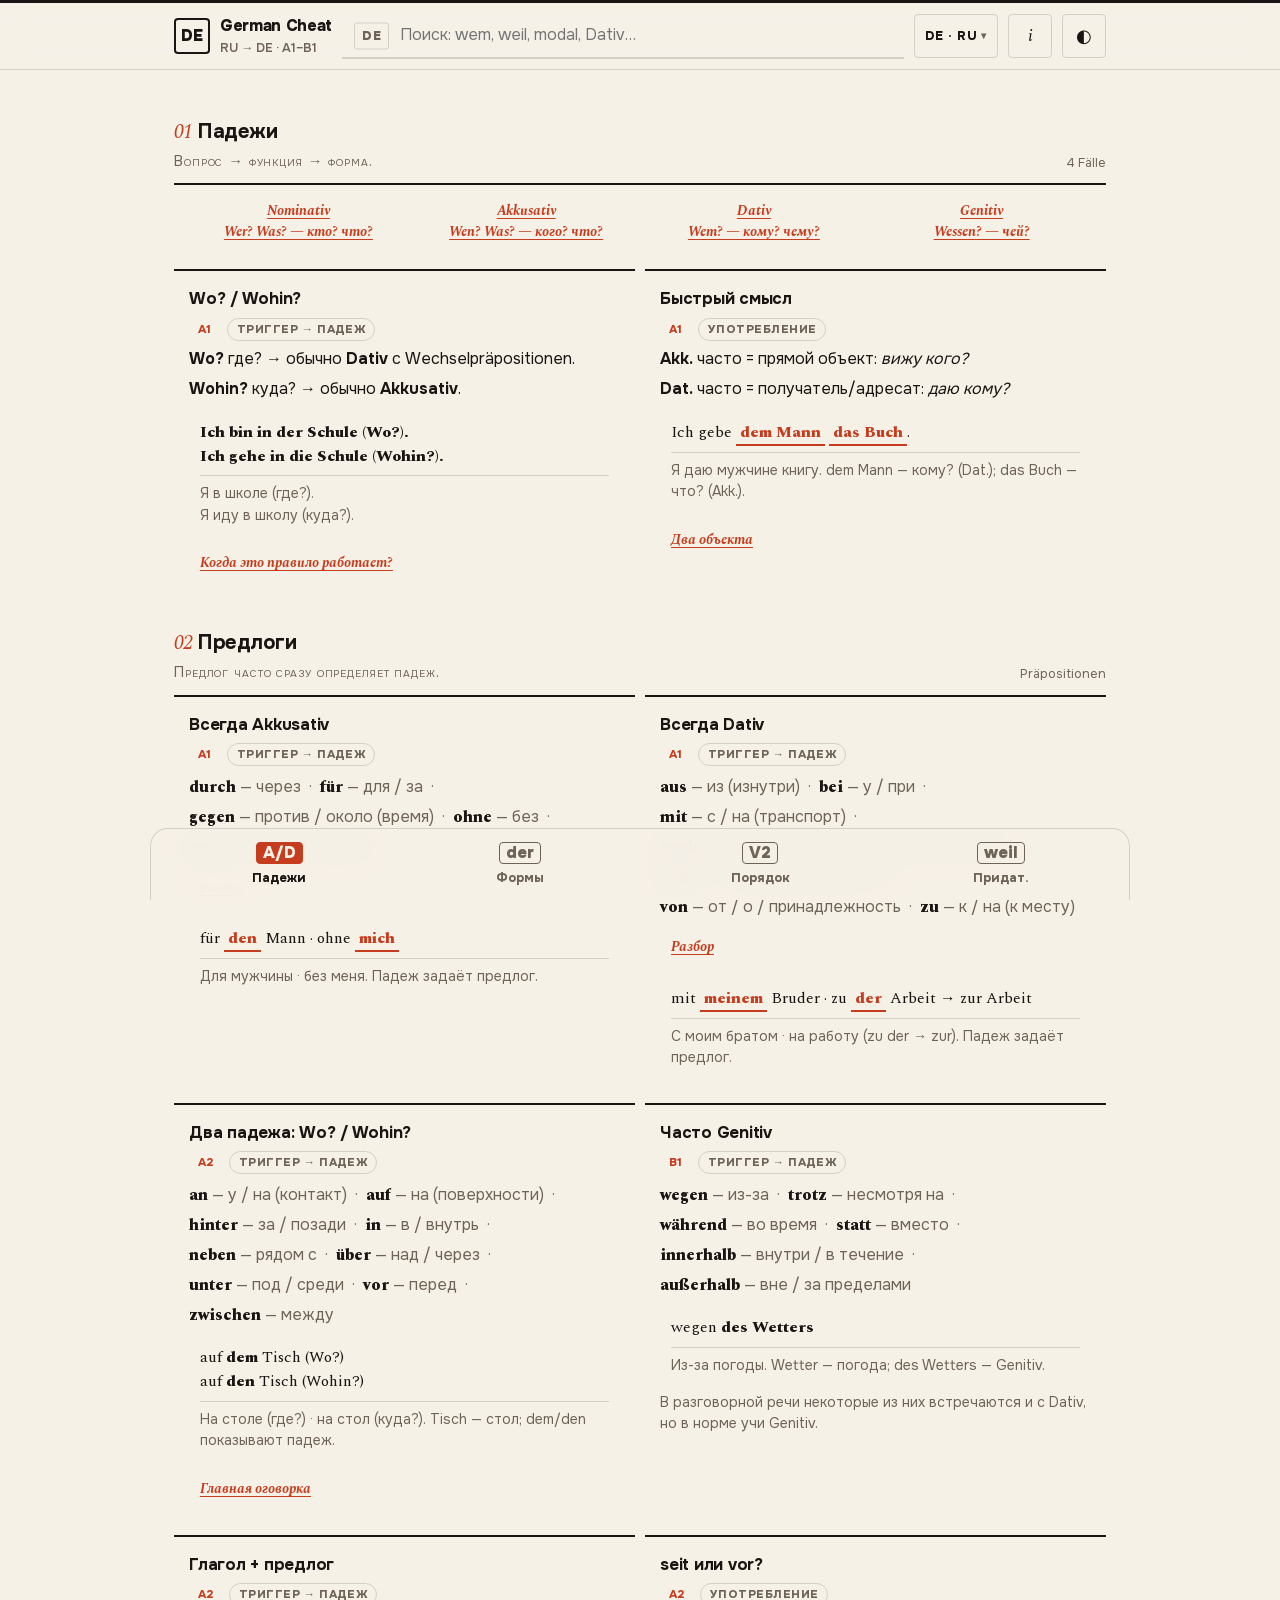
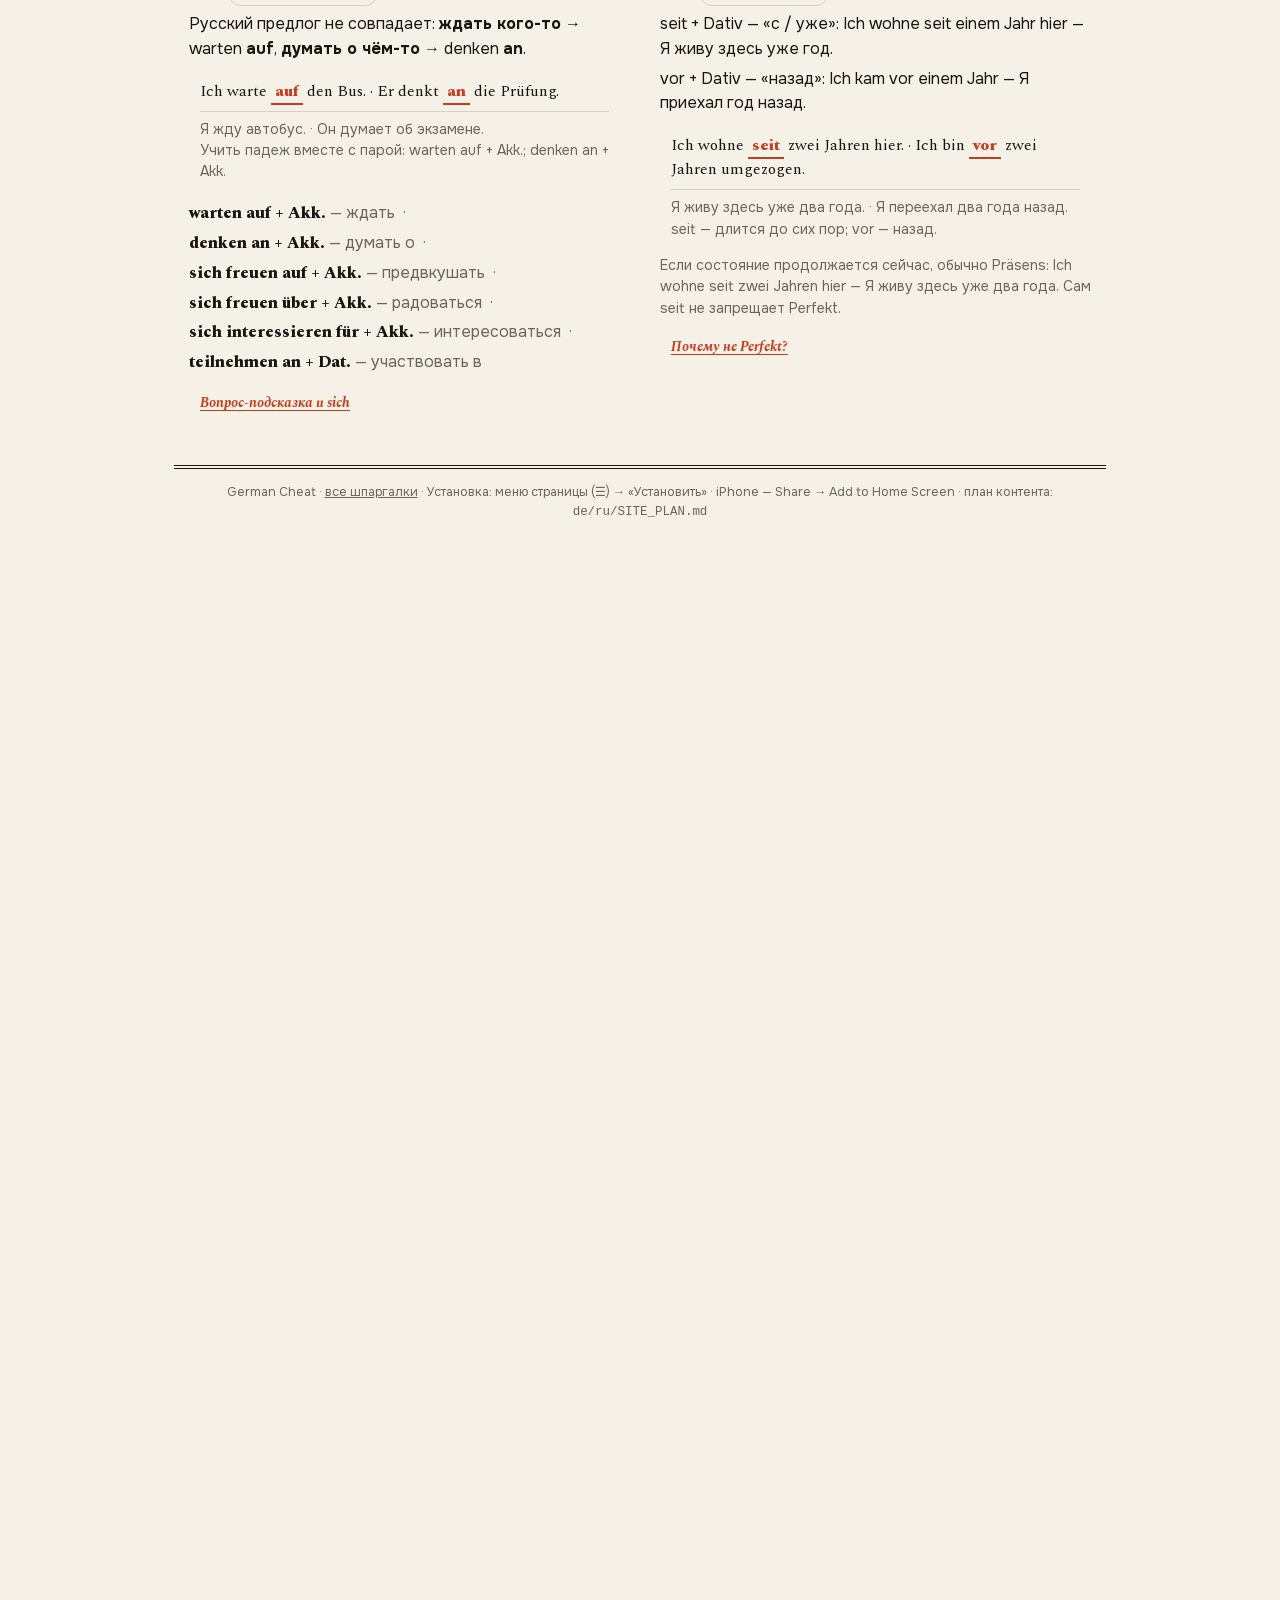
<file: deutsch.html>
<!doctype html>
<html lang="ru">
<head>
  <meta charset="utf-8" />
  <title>Немецкая грамматика — страница переехала</title>
  <meta name="robots" content="noindex" />
  <meta http-equiv="refresh" content="0; url=./de/ru/" />
  <link rel="canonical" href="./de/ru/" />
</head>
<body>
  <p>Шпаргалка по немецкому переехала: <a href="./de/ru/">открыть новую страницу</a>.</p>
</body>
</html>
</file>
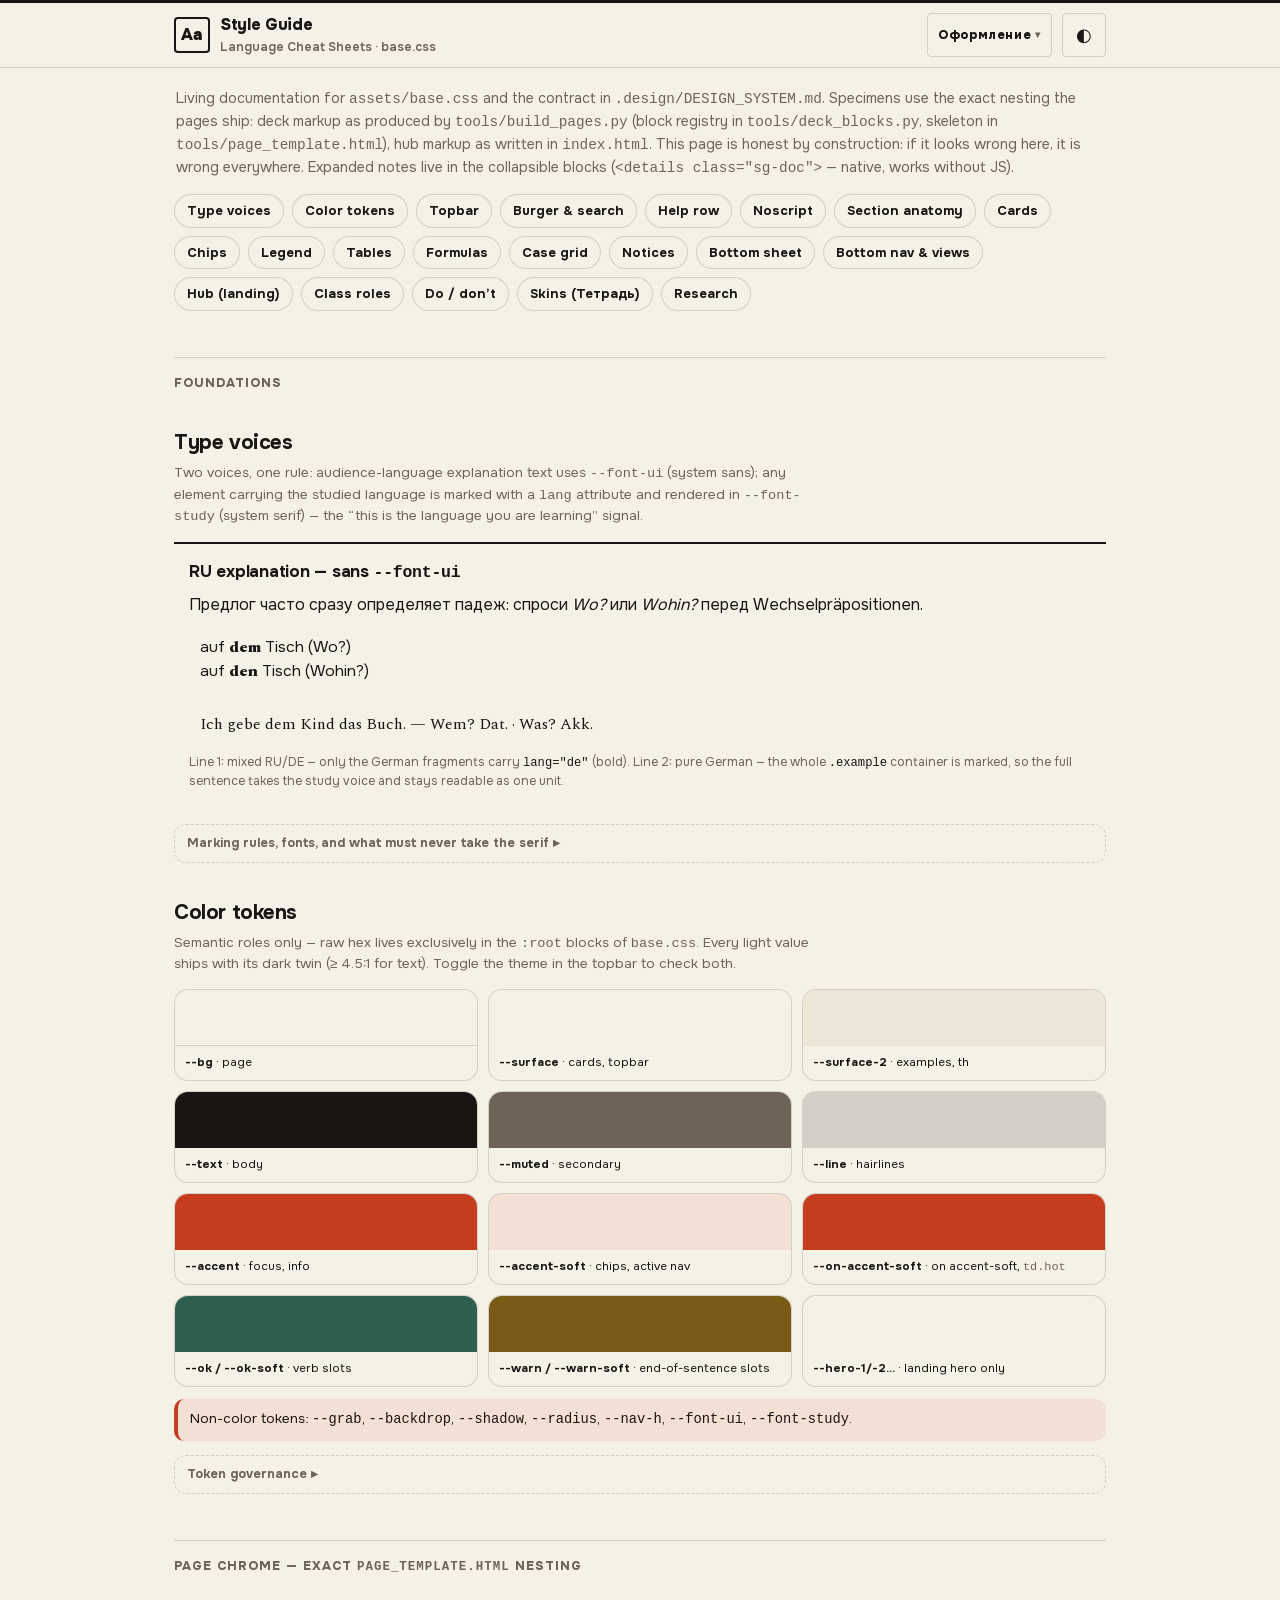
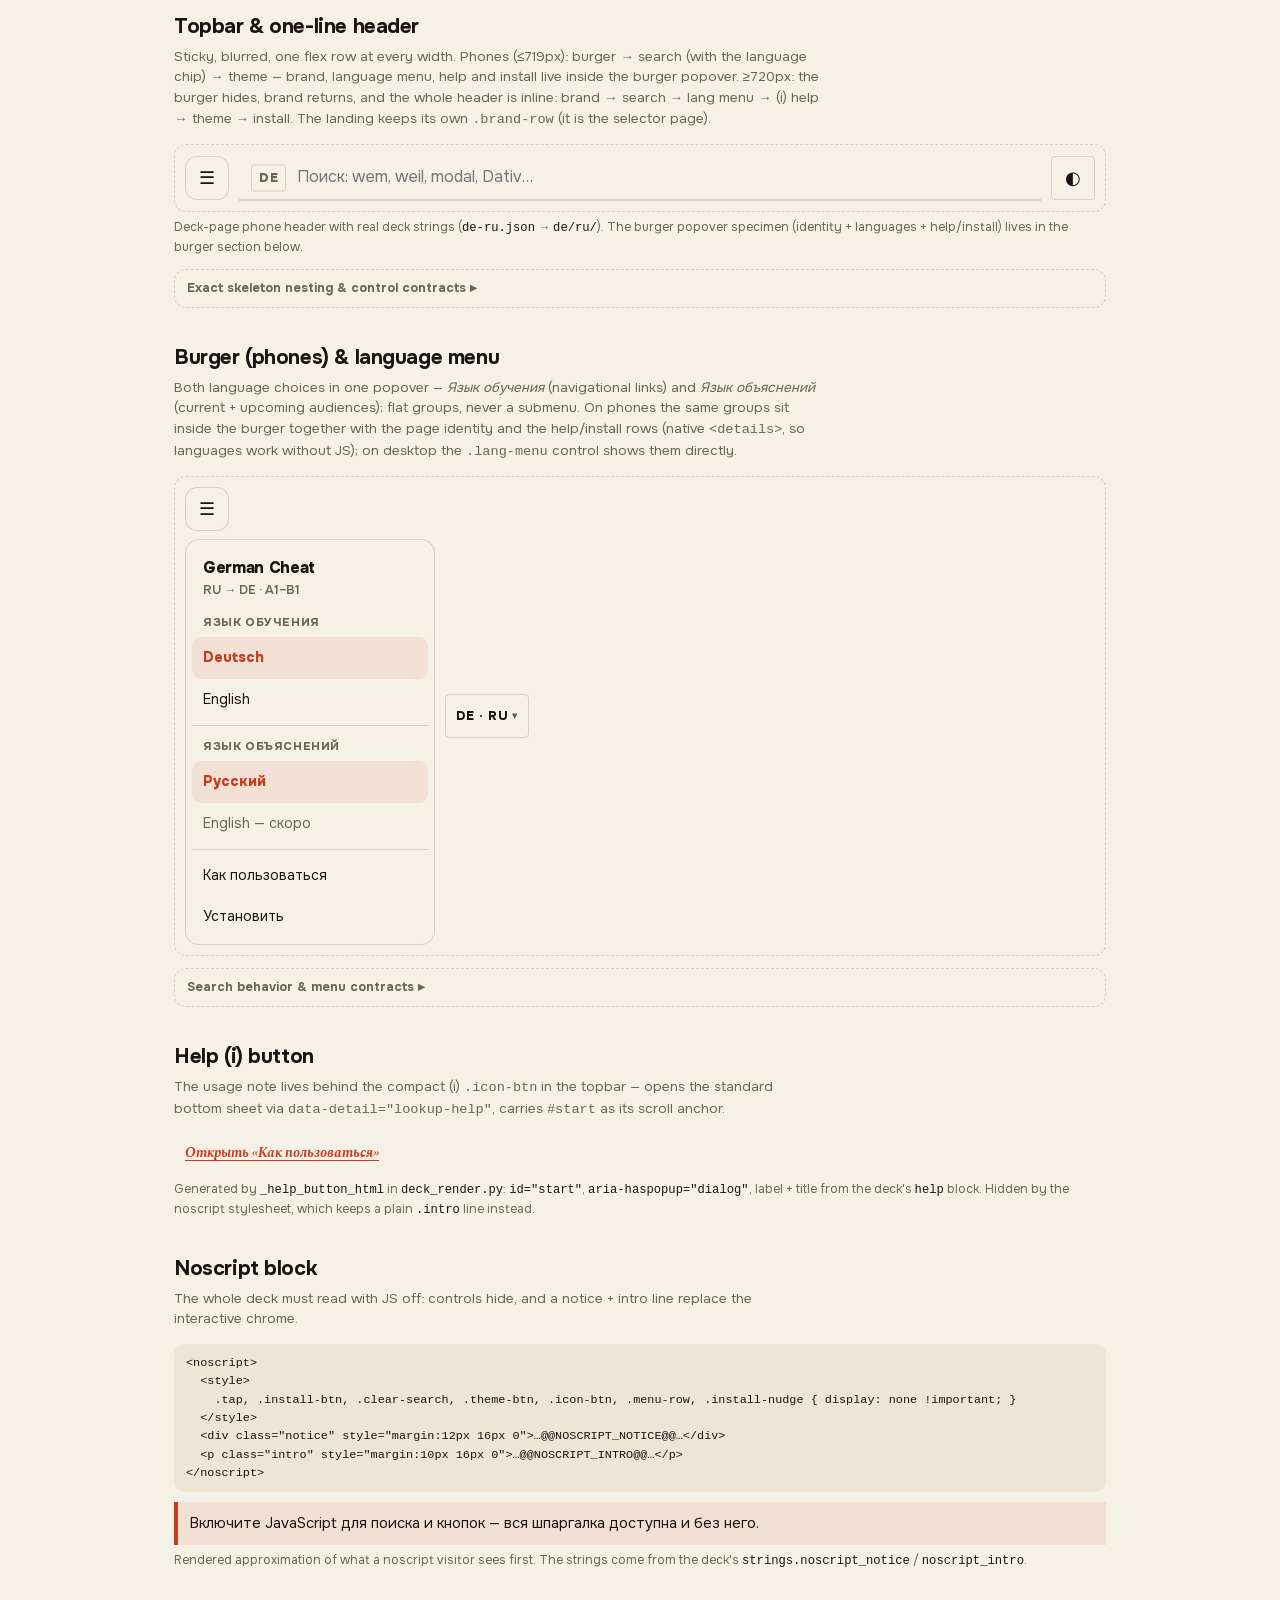
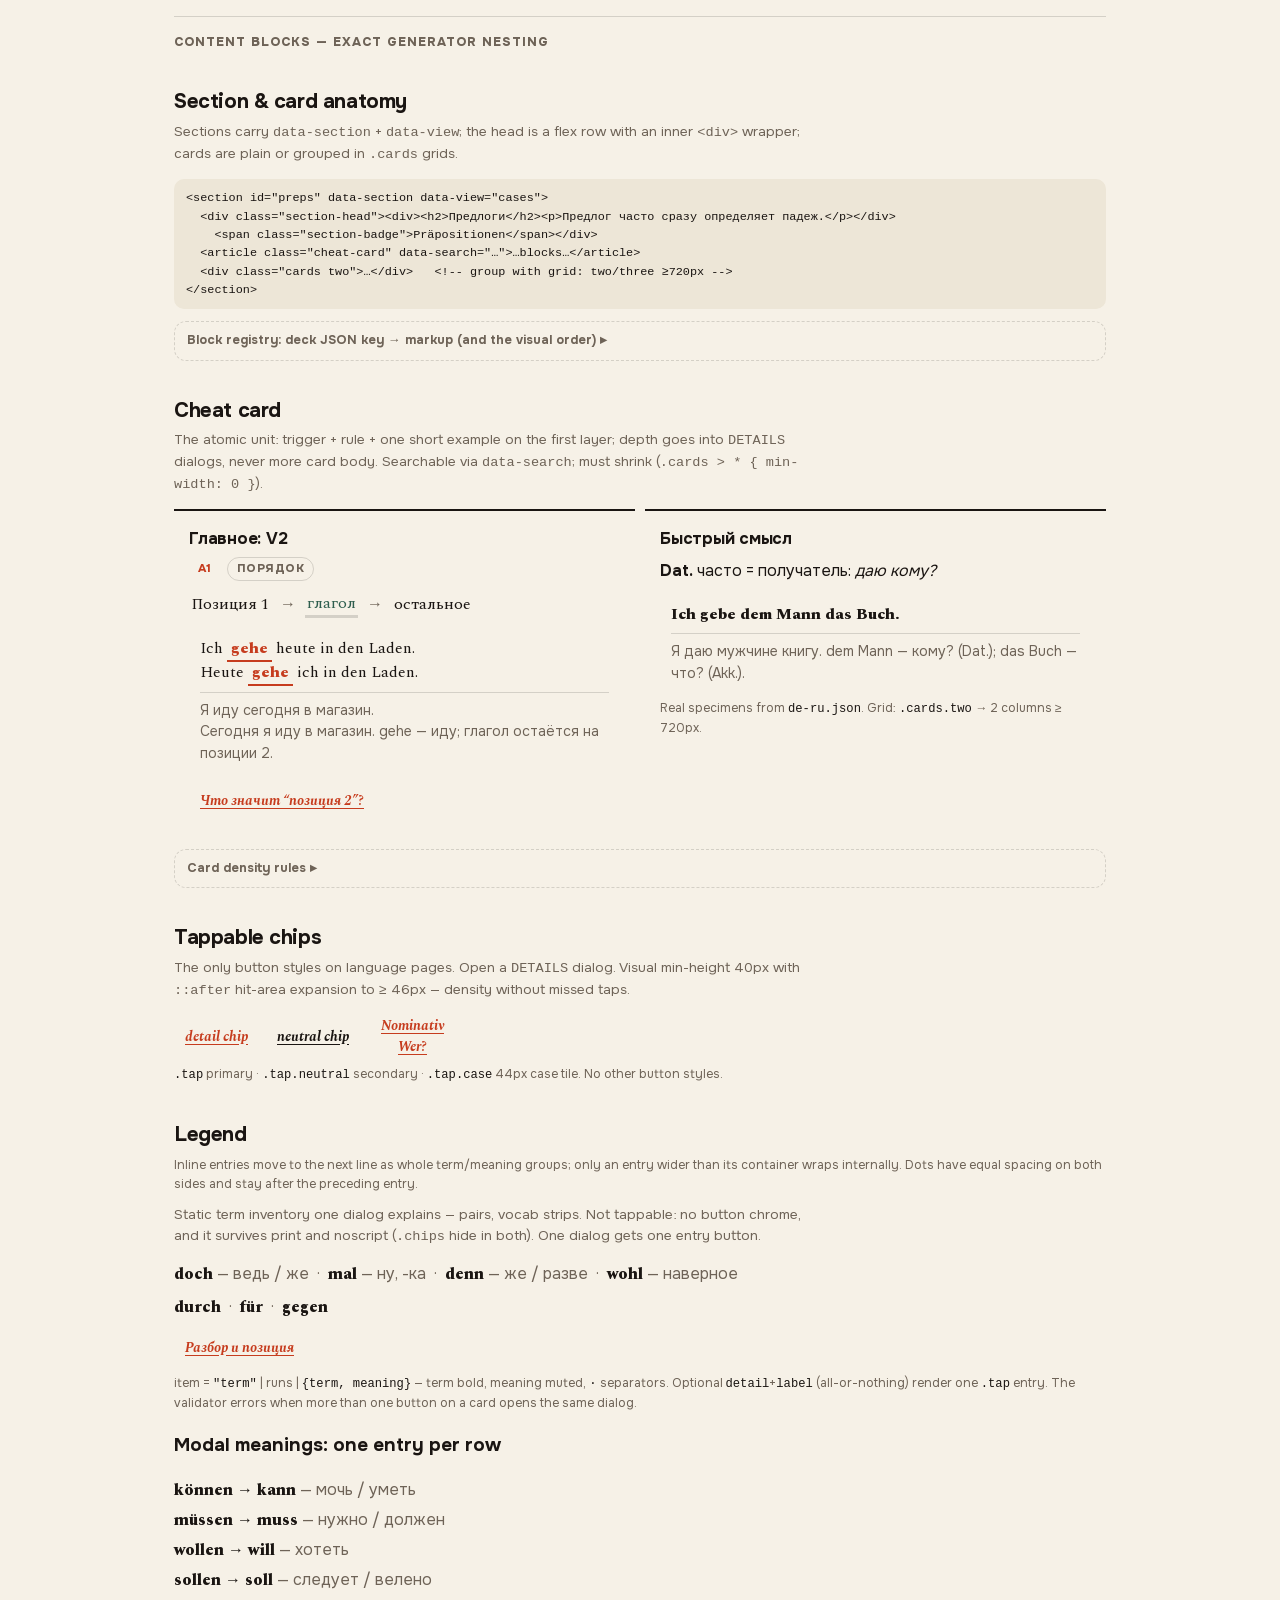
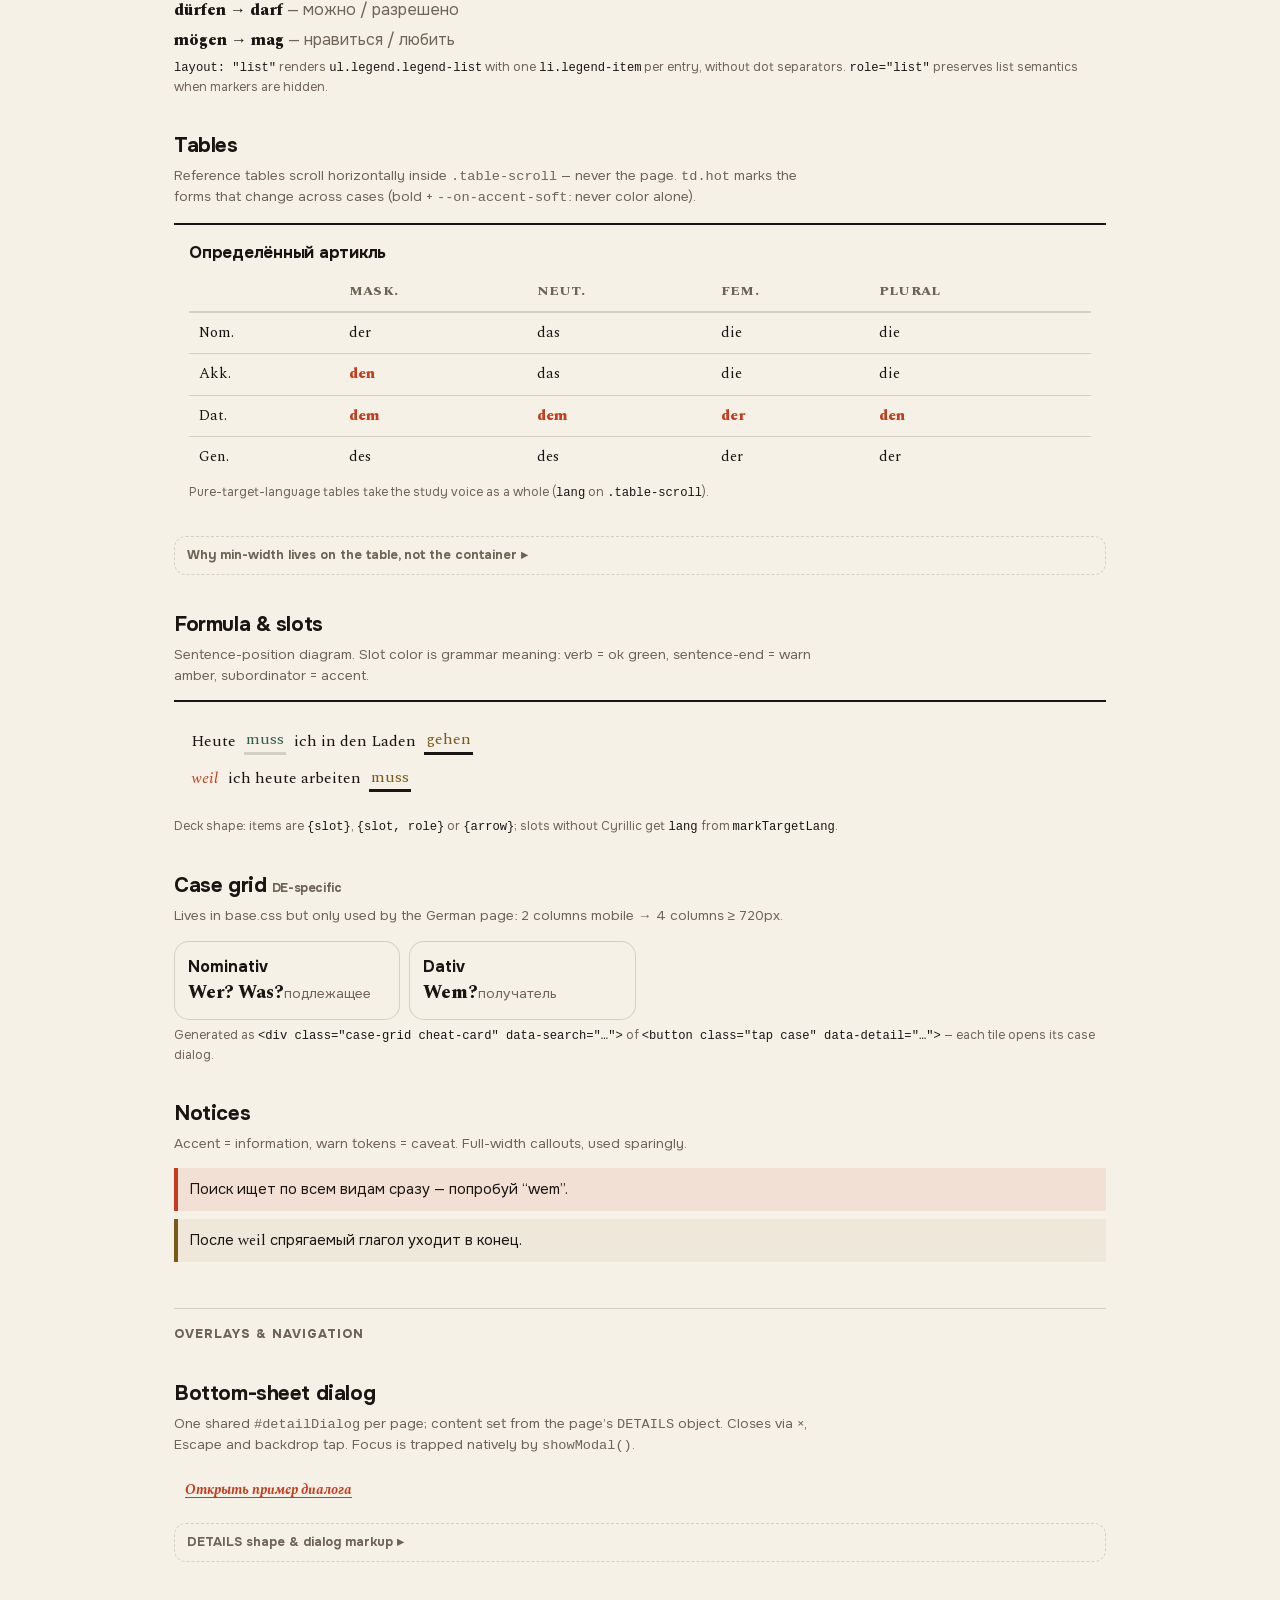
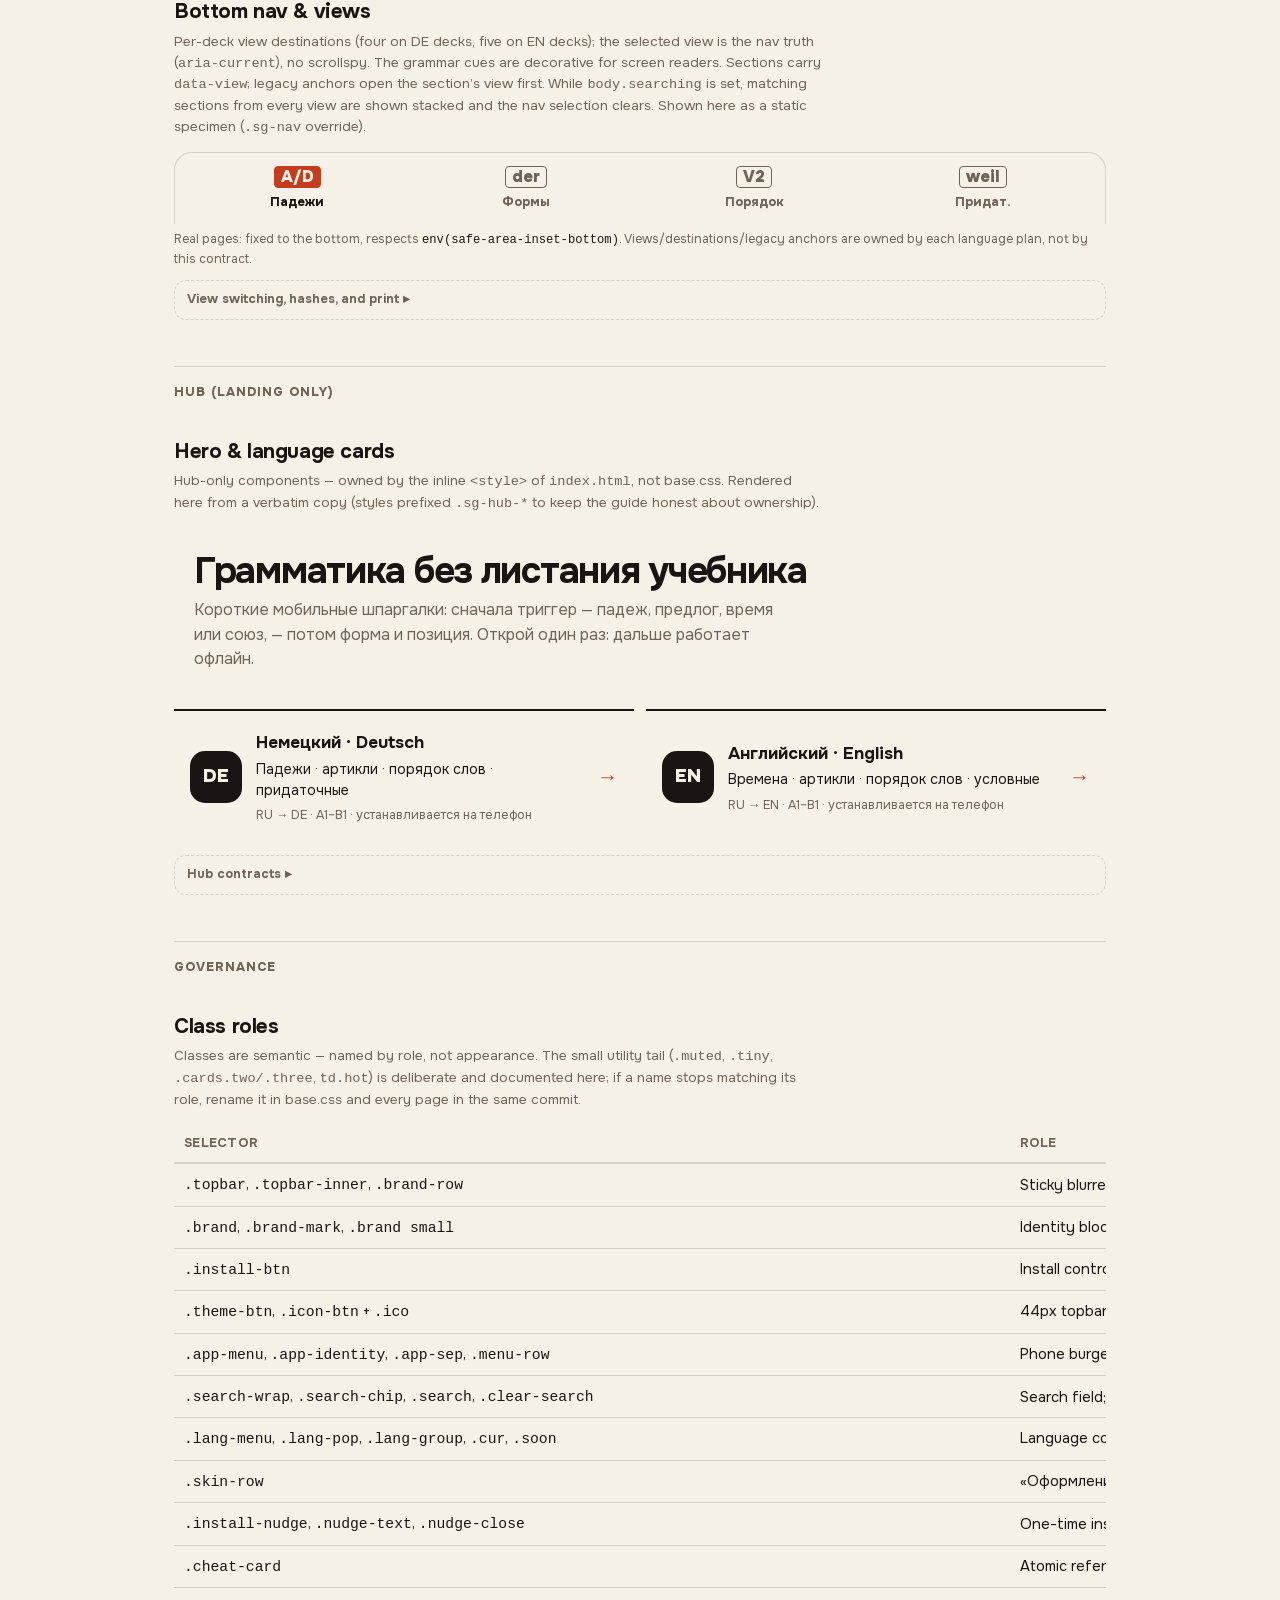
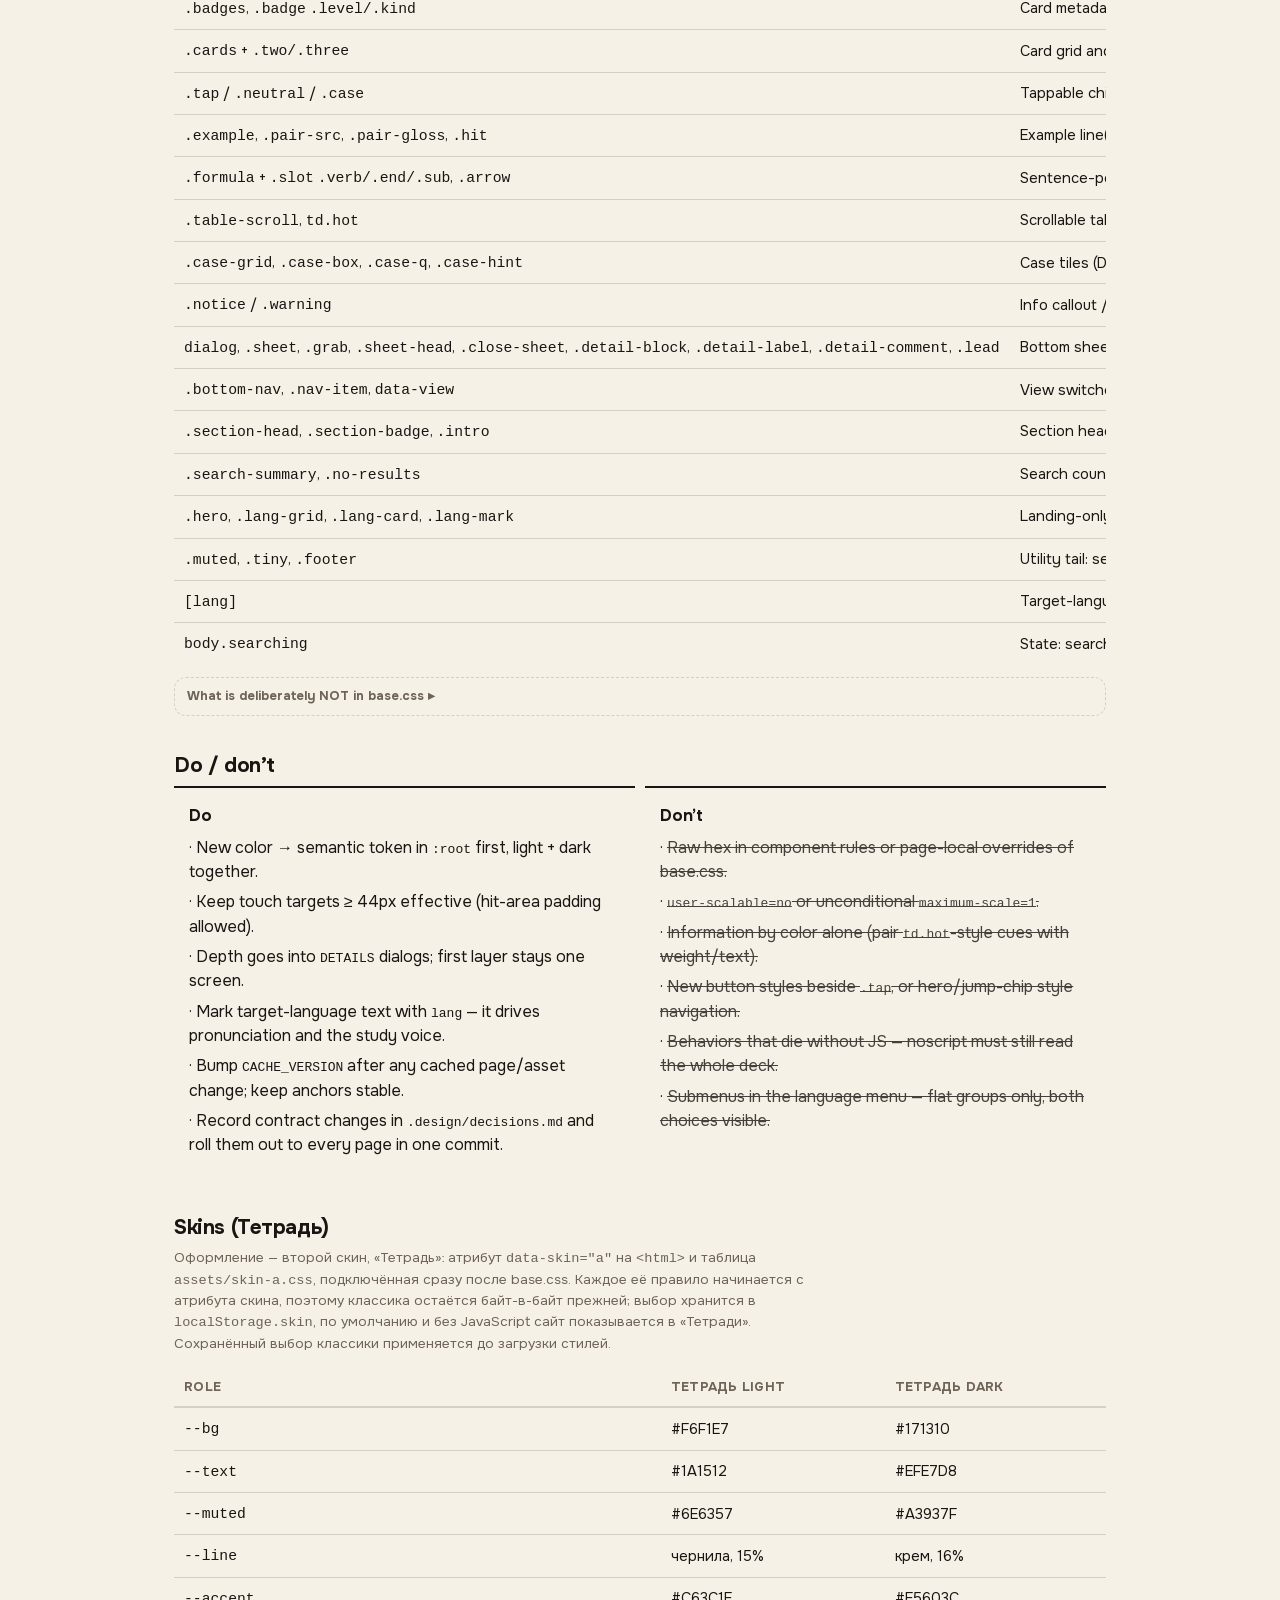
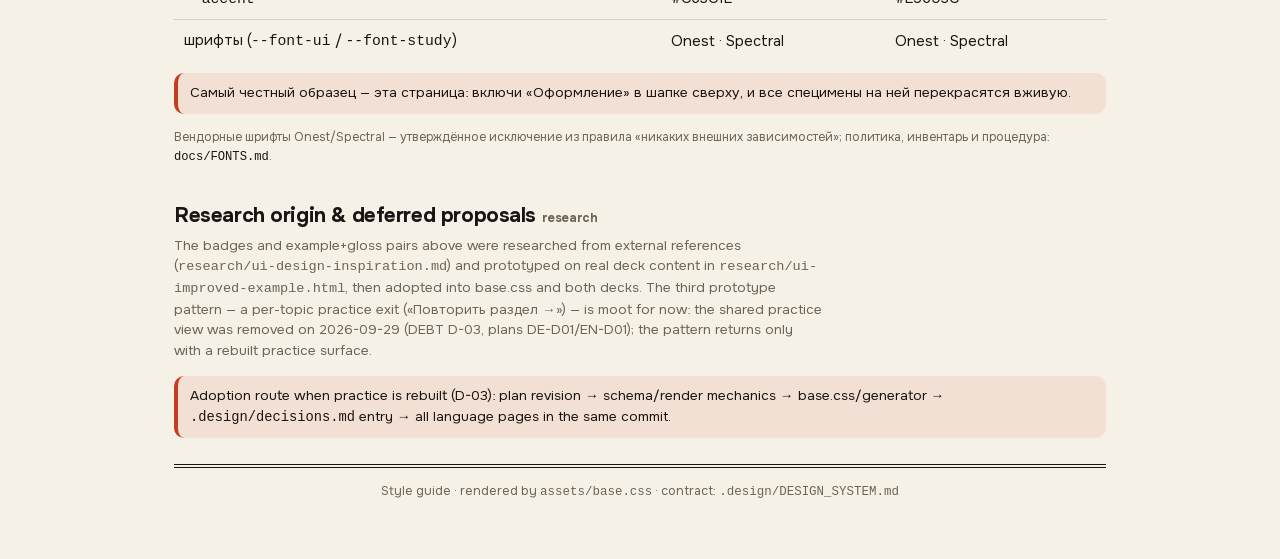
<file: style-guide.html>
<!doctype html>
<html lang="en" data-skin="a">
<head>
  <meta charset="utf-8" />
  <meta name="viewport" content="width=device-width, initial-scale=1, viewport-fit=cover" />
  <meta name="robots" content="noindex" />
  <meta name="theme-color" content="#f6f7fb" media="(prefers-color-scheme: light)" />
  <meta name="theme-color" content="#10131b" media="(prefers-color-scheme: dark)" />
  <meta name="color-scheme" content="light dark" />
  <title>Style Guide — Language Cheat Sheets</title>
  <script>
    // Notebook is the default, including without JS or storage access.
    // Honor a saved Classic choice before stylesheets load.
    try { if (localStorage.getItem('skin') === 'classic') document.documentElement.removeAttribute('data-skin'); } catch (e) {}
  </script>
  <link rel="stylesheet" href="./assets/base.css" />
  <link rel="stylesheet" href="./assets/skin-a.css" />
  <style>
    /* Guide-specific layout only. Every component below is rendered by
       base.css — if a specimen here needs a style that is not in base.css,
       that style belongs in base.css (or in the page that owns it). */
    .sg-nav { position: static; transform: none; width: 100%; }
    .sg-toc { display: flex; flex-wrap: wrap; gap: 8px; margin: 14px 0 0; }
    .sg-toc a { text-decoration: none; border: 1px solid var(--line); border-radius: 999px; padding: 6px 12px; font-size: .82rem; font-weight: 700; background: var(--surface); }
    .sg-part {
      margin-top: 46px; padding-top: 16px; border-top: 1px solid var(--line);
      font-size: .78rem; font-weight: 800; letter-spacing: .08em; text-transform: uppercase; color: var(--muted);
    }
    .sg-block { margin-top: 34px; }
    .sg-block > h2 { margin: 0 0 4px; font-size: 1.3rem; letter-spacing: -.02em; }
    .sg-block > .sg-why { color: var(--muted); font-size: .85rem; margin: 0 0 14px; max-width: 72ch; }
    .sg-doc { margin-top: 12px; border: 1px dashed var(--line); border-radius: 12px; }
    .sg-doc summary { cursor: pointer; padding: 9px 12px; font-size: .8rem; font-weight: 700; color: var(--muted); list-style: none; }
    .sg-doc summary::-webkit-details-marker { display: none; }
    .sg-doc summary::after { content: " ▸"; }
    .sg-doc[open] summary::after { content: " ▾"; }
    .sg-doc .sg-doc-body { padding: 2px 12px 12px; font-size: .84rem; max-width: 78ch; }
    .sg-doc .sg-doc-body p { margin: 8px 0; }
    .sg-code {
      overflow-x: auto; margin: 10px 0; padding: 10px 12px; border-radius: 10px;
      background: var(--surface-2); font-family: ui-monospace, SFMono-Regular, Menlo, Consolas, monospace;
      font-size: .74rem; line-height: 1.55;
    }
    .sg-row { display: grid; grid-template-columns: 1fr; gap: 10px; margin-top: 12px; }
    @media (min-width: 720px) { .sg-row { grid-template-columns: repeat(2, minmax(0,1fr)); } .sg-row.trio { grid-template-columns: repeat(3, minmax(0,1fr)); } }
    .sg-swatch { border: 1px solid var(--line); border-radius: 14px; overflow: hidden; background: var(--surface); }
    .sg-swatch .chip { height: 56px; }
    .sg-swatch .lbl { padding: 8px 10px; font-size: .74rem; }
    .sg-swatch .lbl code { color: var(--muted); }
    .sg-note { border-left: 4px solid var(--accent); background: var(--accent-soft); padding: 10px 12px; border-radius: 10px; font-size: .86rem; margin-top: 12px; }
    .sg-anno { font-size: .76rem; color: var(--muted); margin-top: 6px; }
    .sg-anno code { color: var(--text); }
    table.roles td:first-child { white-space: nowrap; }
    .dont s { opacity: .8; }

    /* Hub-only components, copied verbatim from the inline <style> of
       index.html — if you change them there, change them here. They are
       documented in the #hub section but owned by index.html, not base.css. */
    .sg-hub-hero {
      background: linear-gradient(135deg, var(--hero-1) 0%, var(--hero-2) 100%);
      border-radius: 24px; padding: 22px 20px; box-shadow: var(--shadow);
    }
    .sg-hub-hero h1 { font-size: clamp(1.6rem, 6vw, 2.3rem); line-height: 1.08; margin: 0 0 8px; letter-spacing: -.035em; color: #fff; }
    .sg-hub-hero p { margin: 0; color: var(--hero-text); max-width: 60ch; }
    .sg-hub-grid { display: grid; grid-template-columns: 1fr; gap: 12px; margin-top: 16px; }
    @media (min-width: 720px) { .sg-hub-grid { grid-template-columns: repeat(2, minmax(0,1fr)); } }
    .sg-hub-card {
      display: flex; gap: 14px; align-items: center; text-decoration: none;
      background: var(--surface); border: 1px solid var(--line); border-radius: var(--radius);
      padding: 18px 16px; box-shadow: 0 3px 14px rgba(23,32,51,.035); min-height: 96px;
    }
    .sg-hub-card:hover { border-color: var(--accent); }
    .sg-hub-mark {
      width: 52px; height: 52px; border-radius: 15px; flex: 0 0 auto;
      display: grid; place-items: center; background: var(--text); color: var(--bg); font-weight: 900; font-size: 1.15rem;
    }
    .sg-hub-card b { display: block; font-size: 1.08rem; }
    .sg-hub-card .topics { display: block; margin-top: 3px; font-size: .88rem; }
    .sg-hub-card .meta { display: block; margin-top: 5px; color: var(--muted); font-size: .78rem; }
    .sg-hub-card .go { margin-left: auto; color: var(--on-accent-soft); font-weight: 900; font-size: 1.3rem; }
  </style>
</head>
<body>
  <header class="topbar">
    <div class="topbar-inner">
      <div class="brand-row">
        <div class="brand">
          <div class="brand-mark" aria-hidden="true">Aa</div>
          <div>Style Guide<small>Language Cheat Sheets · base.css</small></div>
        </div>
        <details class="lang-menu" id="skinMenu">
          <summary aria-label="Оформление">Оформление</summary>
          <div class="lang-pop"><div class="lang-group"><div class="lang-group-label">Оформление</div><div role="radiogroup" aria-label="Оформление"><button type="button" class="skin-row" role="radio" aria-checked="false" tabindex="-1" data-skin-mode="classic">Классика</button><button type="button" class="skin-row cur" role="radio" aria-checked="true" tabindex="0" data-skin-mode="a">Тетрадь</button></div></div></div>
        </details>
        <button class="theme-btn" id="themeBtn" type="button" aria-label="Тема: системная">◐</button>
      </div>
    </div>
  </header>

  <main>
    <p class="intro" id="top">Living documentation for <code>assets/base.css</code> and the contract in <code>.design/DESIGN_SYSTEM.md</code>.
      Specimens use the exact nesting the pages ship: deck markup as produced by <code>tools/build_pages.py</code> (block registry
      in <code>tools/deck_blocks.py</code>, skeleton in <code>tools/page_template.html</code>), hub markup as written in
      <code>index.html</code>. This page is honest by construction: if it looks wrong here, it is wrong everywhere.
      Expanded notes live in the collapsible blocks (<code>&lt;details class="sg-doc"&gt;</code> — native, works without JS).</p>

    <nav class="sg-toc" aria-label="Sections">
      <a href="#voices">Type voices</a>
      <a href="#tokens">Color tokens</a>
      <a href="#topbar">Topbar</a>
      <a href="#burger">Burger &amp; search</a>
      <a href="#helprow">Help row</a>
      <a href="#noscript">Noscript</a>
      <a href="#anatomy">Section anatomy</a>
      <a href="#card">Cards</a>
      <a href="#chips">Chips</a>
      <a href="#legend">Legend</a>
      <a href="#tables">Tables</a>
      <a href="#formula">Formulas</a>
      <a href="#cases">Case grid</a>
      <a href="#notices">Notices</a>
      <a href="#dialog">Bottom sheet</a>
      <a href="#nav">Bottom nav &amp; views</a>
      <a href="#hub">Hub (landing)</a>
      <a href="#roles">Class roles</a>
      <a href="#rules">Do / don’t</a>
      <a href="#skins">Skins (Тетрадь)</a>
      <a href="#research">Research</a>
    </nav>

    <h2 class="sg-part">Foundations</h2>

    <section class="sg-block" id="voices">
      <h2>Type voices</h2>
      <p class="sg-why">Two voices, one rule: audience-language explanation text uses <code>--font-ui</code> (system sans); any element carrying the studied language is marked with a <code>lang</code> attribute and rendered in <code>--font-study</code> (system serif) — the “this is the language you are learning” signal.</p>
      <div class="cheat-card">
        <h3>RU explanation — sans <code>--font-ui</code></h3>
        <p>Предлог часто сразу определяет падеж: спроси <i>Wo?</i> или <i>Wohin?</i> перед Wechselpräpositionen.</p>
        <div class="example">auf <b lang="de">dem</b> Tisch (Wo?)<br>auf <b lang="de">den</b> Tisch (Wohin?)</div>
        <div class="example" lang="de">Ich gebe dem Kind das Buch. — Wem? Dat. · Was? Akk.</div>
        <p class="sg-anno">Line 1: mixed RU/DE — only the German fragments carry <code>lang="de"</code> (bold). Line 2: pure German — the whole <code>.example</code> container is marked, so the full sentence takes the study voice and stays readable as one unit.</p>
      </div>
      <details class="sg-doc">
        <summary>Marking rules, fonts, and what must never take the serif</summary>
        <div class="sg-doc-body">
          <p>Pages set <code>lang</code> via <code>markTargetLang</code> in the page script (see <code>page_template.html</code>):
            for Cyrillic audiences, whole <code>.example</code> / <code>.table-scroll</code> containers are marked when they
            contain no Cyrillic; otherwise the fragments are marked — bold in <code>.example</code>,
            bold/strike/italic runs in <code>.detail-block</code> (the Cyrillic-bearing <code>.detail-label</code> excluded),
            and formula slots without Cyrillic individually. Latin-script audiences use explicit bold/hit target runs instead of script detection. Pair glosses and <code>.detail-comment</code> lines always
            stay in the UI voice.</p>
          <p><code>lang</code> does two jobs: the serif study voice (<code>[lang]</code> selector in base.css) and screen-reader
            pronunciation. Do not tag explanation text as the studied language — that would change its voice and pronunciation.</p>
          <p>Stacks (no external fonts): <code>--font-ui</code> = system sans;
            <code>--font-study</code> = Charter → ui-serif (New York) → Sitka/Cambria → Noto Serif. Skin «Тетрадь»
            swaps both for vendored Onest/Spectral — a user-approved exception to the no-external-fonts rule
            (see <code>docs/FONTS.md</code>); classic keeps these system stacks.</p>
        </div>
      </details>
    </section>

    <section class="sg-block" id="tokens">
      <h2>Color tokens</h2>
      <p class="sg-why">Semantic roles only — raw hex lives exclusively in the <code>:root</code> blocks of <code>base.css</code>. Every light value ships with its dark twin (≥ 4.5:1 for text). Toggle the theme in the topbar to check both.</p>
      <div class="sg-row trio">
        <div class="sg-swatch"><div class="chip" style="background:var(--bg); border-bottom:1px solid var(--line)"></div><div class="lbl"><b>--bg</b> · page</div></div>
        <div class="sg-swatch"><div class="chip" style="background:var(--surface)"></div><div class="lbl"><b>--surface</b> · cards, topbar</div></div>
        <div class="sg-swatch"><div class="chip" style="background:var(--surface-2)"></div><div class="lbl"><b>--surface-2</b> · examples, th</div></div>
        <div class="sg-swatch"><div class="chip" style="background:var(--text)"></div><div class="lbl"><b>--text</b> · body</div></div>
        <div class="sg-swatch"><div class="chip" style="background:var(--muted)"></div><div class="lbl"><b>--muted</b> · secondary</div></div>
        <div class="sg-swatch"><div class="chip" style="background:var(--line)"></div><div class="lbl"><b>--line</b> · hairlines</div></div>
        <div class="sg-swatch"><div class="chip" style="background:var(--accent)"></div><div class="lbl"><b>--accent</b> · focus, info</div></div>
        <div class="sg-swatch"><div class="chip" style="background:var(--accent-soft)"></div><div class="lbl"><b>--accent-soft</b> · chips, active nav</div></div>
        <div class="sg-swatch"><div class="chip" style="background:var(--on-accent-soft)"></div><div class="lbl"><b>--on-accent-soft</b> · on accent-soft, <code>td.hot</code></div></div>
        <div class="sg-swatch"><div class="chip" style="background:var(--ok)"></div><div class="lbl"><b>--ok / --ok-soft</b> · verb slots</div></div>
        <div class="sg-swatch"><div class="chip" style="background:var(--warn)"></div><div class="lbl"><b>--warn / --warn-soft</b> · end-of-sentence slots</div></div>
        <div class="sg-swatch"><div class="chip" style="background:var(--hero-1)"></div><div class="lbl"><b>--hero-1/-2…</b> · landing hero only</div></div>
      </div>
      <p class="sg-note">Non-color tokens: <code>--grab</code>, <code>--backdrop</code>, <code>--shadow</code>, <code>--radius</code>, <code>--nav-h</code>, <code>--font-ui</code>, <code>--font-study</code>.</p>
      <details class="sg-doc">
        <summary>Token governance</summary>
        <div class="sg-doc-body">
          <p>New color need → add a semantic token to base.css first (light + dark together, dark ≥ 4.5:1 for text), then use it.
            Never reuse a primitive for a second meaning; never put raw hex in component rules or page styles — the only
            exceptions are the <code>:root</code> blocks, the <code>[data-skin="a"]</code> token blocks of
            <code>assets/skin-a.css</code>, and black-key shadows. The <code>theme-color</code> metas must match the
            light/dark <code>--bg</code> values. The full role table with hex values lives in
            <code>.design/DESIGN_SYSTEM.md</code>; this page shows the roles, that file owns the numbers.</p>
        </div>
      </details>
    </section>

    <h2 class="sg-part">Page chrome — exact <code>page_template.html</code> nesting</h2>

    <section class="sg-block" id="topbar">
      <h2>Topbar &amp; one-line header</h2>
      <p class="sg-why">Sticky, blurred, one flex row at every width. Phones (≤719px): burger → search (with the language chip) → theme — brand, language menu, help and install live inside the burger popover. ≥720px: the burger hides, brand returns, and the whole header is inline: brand → search → lang menu → (i) help → theme → install. The landing keeps its own <code>.brand-row</code> (it is the selector page).</p>
      <div style="border:1px dashed var(--line);border-radius:12px;padding:10px;display:flex;align-items:center;gap:10px">
        <details class="app-menu">
          <summary aria-label="Меню" tabindex="-1"><span aria-hidden="true">☰</span></summary>
        </details>
        <div class="search-wrap">
          <span class="search-chip" aria-hidden="true">DE</span>
          <input class="search" type="search" autocomplete="off" tabindex="-1" placeholder="Поиск: wem, weil, modal, Dativ…" aria-label="Поиск по немецкой шпаргалке" />
        </div>
        <button class="theme-btn" type="button" tabindex="-1" aria-label="Тема">◐</button>
      </div>
      <p class="sg-anno">Deck-page phone header with real deck strings (<code>de-ru.json</code> → <code>de/ru/</code>). The burger popover specimen (identity + languages + help/install) lives in the burger section below.</p>
      <details class="sg-doc">
        <summary>Exact skeleton nesting &amp; control contracts</summary>
        <div class="sg-doc-body">
<pre class="sg-code">&lt;header class="topbar"&gt;
  &lt;div class="topbar-inner"&gt;
    &lt;details class="app-menu"&gt;…identity + lang groups + help/install…&lt;/details&gt;
    &lt;div class="brand"&gt;…mark + name + sub…&lt;/div&gt;          &lt;!-- ≥720px only --&gt;
    &lt;div class="search-wrap"&gt;…chip + input + clear…&lt;/div&gt;
    &lt;details class="lang-menu"&gt;…two groups…&lt;/details&gt;     &lt;!-- ≥720px only --&gt;
    &lt;button class="icon-btn" …&gt;&lt;span class="ico"&gt;i&lt;/span&gt;&lt;/button&gt;  &lt;!-- ≥720px only --&gt;
    &lt;button class="theme-btn" id="themeBtn" …&gt;◐&lt;/button&gt;
    &lt;button class="install-btn" data-install hidden …&gt;Установить&lt;/button&gt;  &lt;!-- ≥720px only --&gt;
  &lt;/div&gt;
&lt;/header&gt;</pre>
          <p>The phone/desktop swap is CSS-only over the same DOM: direct children of
            <code>.topbar-inner</code> hide per breakpoint, so the landing (whose controls sit inside
            <code>.brand-row</code>) is untouched. <code>.theme-btn</code> and <code>.icon-btn</code> share one 44px style
            block. The theme cycle (авто → светлая → тёмная, persisted in <code>localStorage.theme</code>,
            <code>theme-color</code> metas synced) is part of the shared contract — removing or changing it is a contract
            change. <code>.install-btn</code> shows only when installable (iOS Safari non-standalone, or
            <code>beforeinstallprompt</code>); <code>[hidden]</code> is the default and the JS drives every
            <code>[data-install]</code> button.</p>
        </div>
      </details>
    </section>

    <section class="sg-block" id="burger">
      <h2>Burger (phones) &amp; language menu</h2>
      <p class="sg-why">Both language choices in one popover — <em>Язык обучения</em> (navigational links) and <em>Язык объяснений</em> (current + upcoming audiences); flat groups, never a submenu. On phones the same groups sit inside the burger together with the page identity and the help/install rows (native <code>&lt;details&gt;</code>, so languages work without JS); on desktop the <code>.lang-menu</code> control shows them directly.</p>
      <div style="border:1px dashed var(--line);border-radius:12px;padding:10px;display:flex;align-items:center;gap:10px">
        <details class="app-menu" open>
          <summary aria-label="Меню"><span aria-hidden="true">☰</span></summary>
          <div class="lang-pop app-pop" style="position:static;margin-top:8px">
            <div class="app-identity">German Cheat<small>RU → DE · A1–B1</small></div>
            <div class="lang-group"><div class="lang-group-label">Язык обучения</div><span class="cur">Deutsch</span><a href="#" onclick="return false">English</a></div>
            <div class="lang-group"><div class="lang-group-label">Язык объяснений</div><span class="cur">Русский</span><span class="soon">English — скоро</span></div>
            <div class="app-sep" aria-hidden="true"></div>
            <button class="menu-row" type="button" tabindex="-1">Как пользоваться</button>
            <button class="menu-row" type="button" tabindex="-1">Установить</button>
          </div>
        </details>
        <details class="lang-menu">
          <summary aria-label="Язык обучения и язык объяснений">DE · RU</summary>
          <div class="lang-pop" style="position:static;margin-top:8px">
            <div class="lang-group"><div class="lang-group-label">Язык обучения</div><span class="cur">Deutsch</span><a href="#" onclick="return false">English</a></div>
            <div class="lang-group"><div class="lang-group-label">Язык объяснений</div><span class="cur">Русский</span><span class="soon">English — скоро</span></div>
          </div>
        </details>
      </div>
      <details class="sg-doc">
        <summary>Search behavior &amp; menu contracts</summary>
        <div class="sg-doc-body">
          <p><strong>Search.</strong> Cards match on <code>card.textContent + data-search</code> (lowercased substring). While
            searching, <code>body.searching</code> is set (the noscript intro hides), matching sections from <em>every</em> view
            stack into one result list, <code>#searchSummary</code> reports the card count, <code>#noResults</code> shows at zero matches, and clearing restores the active view.
            The bottom nav has no active selection during cross-view results.
            Search never destroys dialog state. <code>data-search</code> is a designed surface: deck authors put the
            hidden keywords there (forms, Russian prompts) — findings C-11–13 came from treating it as an afterthought.</p>
          <p><strong>Language chip.</strong> The persistent <code>.search-chip</code> (the deck's <code>brand_mark</code>)
            answers "which deck am I in" even after typing — a placeholder would vanish. The input's
            <code>aria-label</code> names the language for screen readers.</p>
          <p><strong>Menus.</strong> Native <code>&lt;details&gt;</code> keeps them functional without JS; JS adds light
            dismiss and Escape (one shared handler for <code>.app-menu</code> + <code>.lang-menu</code>). Driven by
            <code>content/decks/site.json</code> on deck pages and mirrored by hand in <code>index.html</code> — update both
            when adding a language or audience. The burger's help row is id-less: the desktop <code>.icon-btn</code> owns the
            deck's help id (<code>#start</code>), which must stay unique in the DOM.</p>
        </div>
      </details>
    </section>

    <section class="sg-block" id="helprow">
      <h2>Help (i) button</h2>
      <p class="sg-why">The usage note lives behind the compact (i) <code>.icon-btn</code> in the topbar — opens the standard bottom sheet via <code>data-detail="lookup-help"</code>, carries <code>#start</code> as its scroll anchor.</p>
      <div class="chips" style="margin-top:0">
        <button class="tap" type="button" data-detail="lookup-help">Открыть «Как пользоваться»</button>
      </div>
      <p class="sg-anno">Generated by <code>_help_button_html</code> in <code>deck_render.py</code>: <code>id="start"</code>,
        <code>aria-haspopup="dialog"</code>, label + title from the deck's <code>help</code> block. Hidden by the noscript
        stylesheet, which keeps a plain <code>.intro</code> line instead.</p>
    </section>

    <section class="sg-block" id="noscript">
      <h2>Noscript block</h2>
      <p class="sg-why">The whole deck must read with JS off: controls hide, and a notice + intro line replace the interactive chrome.</p>
<pre class="sg-code">&lt;noscript&gt;
  &lt;style&gt;
    .tap, .install-btn, .clear-search, .theme-btn, .icon-btn, .menu-row, .install-nudge { display: none !important; }
  &lt;/style&gt;
  &lt;div class="notice" style="margin:12px 16px 0"&gt;…@@NOSCRIPT_NOTICE@@…&lt;/div&gt;
  &lt;p class="intro" style="margin:10px 16px 0"&gt;…@@NOSCRIPT_INTRO@@…&lt;/p&gt;
&lt;/noscript&gt;</pre>
      <div class="notice" style="margin-top:10px">Включите JavaScript для поиска и кнопок — вся шпаргалка доступна и без него.</div>
      <p class="sg-anno">Rendered approximation of what a noscript visitor sees first. The strings come from the deck's
        <code>strings.noscript_notice</code> / <code>noscript_intro</code>.</p>
    </section>

    <h2 class="sg-part">Content blocks — exact generator nesting</h2>

    <section class="sg-block" id="anatomy">
      <h2>Section &amp; card anatomy</h2>
      <p class="sg-why">Sections carry <code>data-section</code> + <code>data-view</code>; the head is a flex row with an inner <code>&lt;div&gt;</code> wrapper; cards are plain or grouped in <code>.cards</code> grids.</p>
<pre class="sg-code">&lt;section id="preps" data-section data-view="cases"&gt;
  &lt;div class="section-head"&gt;&lt;div&gt;&lt;h2&gt;Предлоги&lt;/h2&gt;&lt;p&gt;Предлог часто сразу определяет падеж.&lt;/p&gt;&lt;/div&gt;
    &lt;span class="section-badge"&gt;Präpositionen&lt;/span&gt;&lt;/div&gt;
  &lt;article class="cheat-card" data-search="…"&gt;…blocks…&lt;/article&gt;
  &lt;div class="cards two"&gt;…&lt;/div&gt;   &lt;!-- group with grid: two/three ≥720px --&gt;
&lt;/section&gt;</pre>
      <details class="sg-doc">
        <summary>Block registry: deck JSON key → markup (and the visual order)</summary>
        <div class="sg-doc-body">
          <p>Each card is a list of blocks; the registry (<code>tools/deck_blocks.py</code>) owns each type's markup, and one
            block per card wins. <strong>Visual order is fixed by <code>HTML_ORDER</code>, not JSON order:</strong>
            <code>h → p → tiny → example → formula → table → chips → legend → notice → detail</code>.</p>
          <div class="table-scroll">
            <table class="roles">
              <thead><tr><th>Deck key</th><th>Markup</th><th>Notes</th></tr></thead>
              <tbody>
                <tr><td><code>h</code></td><td><code>&lt;h3&gt;</code></td><td>card title</td></tr>
                <tr><td><code>p</code> / <code>tiny</code></td><td><code>&lt;p&gt;</code> / <code>&lt;p class="tiny"&gt;</code></td><td>runs: strings or <code>{t, b, i, s, br}</code></td></tr>
                <tr><td><code>example</code></td><td><code>&lt;div class="example"&gt;</code></td><td><code>gloss</code> required by the content contract → <code>.example.pair</code> (translation and any deciding hint under a hairline); runs may carry <code>hit</code> (bold + highlight)</td></tr>
                <tr><td><code>formula</code></td><td><code>&lt;div class="formula"&gt;</code></td><td>slots + <code>{arrow}</code> items; slot <code>role</code>: verb/end/sub</td></tr>
                <tr><td><code>table</code></td><td><code>&lt;div class="table-scroll"&gt;&lt;table&gt;</code></td><td>cell object <code>{hot: …}</code> → <code>td.hot</code></td></tr>
                <tr><td><code>chips</code></td><td><code>&lt;div class="chips"&gt;</code></td><td>needs label + known detail key; <code>neutral: true</code> variant; a menu only — each chip opens a <em>different</em> dialog (validator enforces)</td></tr>
                <tr><td><code>legend</code></td><td><code>&lt;div class="legend"&gt;</code></td><td>static inventory, not tappable; <code>layout: inline | list</code> (default inline); items: string | runs | <code>{term, meaning}</code>; optional <code>detail</code>+<code>label</code> (all-or-nothing) render the one entry button</td></tr>
                <tr><td><code>notice</code></td><td><code>&lt;div class="notice"&gt;</code></td><td><code>warning: true</code> → <code>.notice.warning</code></td></tr>
                <tr><td><code>detail</code></td><td><code>&lt;div class="detail-block"&gt;</code></td><td>dialog body blocks only (in <code>details</code>)</td></tr>
              </tbody>
            </table>
          </div>
          <p>Special card shape: <code>case_grid</code> renders <code>&lt;div class="case-grid cheat-card"&gt;</code> of
            <code>.tap.case</code> buttons. Optional card-root <code>level</code>/<code>kind</code> render the
            <code>.badges</code> row under the title (never on case-grid cards).
            The validator (<code>tools/deck_validate.py</code>) gates all of this; the committed page must match the deck
            (<code>build_pages.py &lt;deck&gt; --check</code> exits 0).</p>
        </div>
      </details>
    </section>

    <section class="sg-block" id="card">
      <h2>Cheat card</h2>
      <p class="sg-why">The atomic unit: trigger + rule + one short example on the first layer; depth goes into <code>DETAILS</code> dialogs, never more card body. Searchable via <code>data-search</code>; must shrink (<code>.cards &gt; * { min-width: 0 }</code>).</p>
      <div class="cards two">
        <article class="cheat-card" data-search=" specimen card">
          <h3>Главное: V2</h3>
          <div class="badges"><span class="badge level">A1</span><span class="badge kind">порядок</span></div>
          <div class="formula"><span class="slot">Позиция 1</span><span class="arrow">→</span><span class="slot verb">глагол</span><span class="arrow">→</span><span class="slot">остальное</span></div>
          <div class="example pair">
            <div class="pair-src" lang="de">Ich <b class="hit">gehe</b> heute in den Laden.<br>Heute <b class="hit">gehe</b> ich in den Laden.</div>
            <div class="pair-gloss">Я иду сегодня в магазин.<br>Сегодня я иду в магазин. gehe — иду; глагол остаётся на позиции 2.</div>
          </div>
          <div class="chips"><button class="tap" type="button" data-detail="v2-demo">Что значит “позиция 2”?</button></div>
        </article>
        <article class="cheat-card">
          <h3>Быстрый смысл</h3>
          <p><b>Dat.</b> часто = получатель: <i>даю кому?</i></p>
          <div class="example pair"><div class="pair-src"><b lang="de">Ich gebe dem Mann das Buch.</b></div><div class="pair-gloss">Я даю мужчине книгу. dem Mann — кому? (Dat.); das Buch — что? (Akk.).</div></div>
          <p class="sg-anno">Real specimens from <code>de-ru.json</code>. Grid: <code>.cards.two</code> → 2 columns ≥ 720px.</p>
        </article>
      </div>
      <details class="sg-doc">
        <summary>Card density rules</summary>
        <div class="sg-doc-body">
          <p>First layer = trigger + rule + one short example (DESIGN_SYSTEM: “compact reference cards, not a textbook”).
            Everything deeper is a <code>.tap</code> chip into a <code>DETAILS</code> entry. Examples ≤ 2 lines; bold marks
            pattern-carrying words. Card content feeds search automatically via <code>textContent</code>; anything that must be
            findable but isn't visible goes into <code>data-search</code>.</p>
          <p><strong>Badges.</strong> Optional card-root <code>level</code> (A1/A2/B1) and <code>kind</code> (what the card gives
            you — формы / употребление / порядок / время / связь / условное / триггер) render the <code>.badges</code> row under
            the title. The build validator enforces the level enum and a 1–40 char kind, and rejects both on case-grid cards.
            Every badge carries a text label — never information by color alone.</p>
          <p><strong>Pairs.</strong> The content contract requires an example <code>gloss</code> (runs), rendered as
            <code>.example.pair</code>: the target-language <code>.pair-src</code> line takes the study voice and
            <code>.hit</code> marks the form the card teaches; the audience-language <code>.pair-gloss</code> stays in the UI
            voice under a hairline. Follow <a href="./docs/CONTENT_VALIDATION.md">content validation</a>: short translations provide comprehension access, with deciding usage hints preserved.</p>
        </div>
      </details>
    </section>

    <section class="sg-block" id="chips">
      <h2>Tappable chips</h2>
      <p class="sg-why">The only button styles on language pages. Open a <code>DETAILS</code> dialog. Visual min-height 40px with <code>::after</code> hit-area expansion to ≥ 46px — density without missed taps.</p>
      <div class="chips">
        <button class="tap" type="button" data-detail="v2-demo">detail chip</button>
        <button class="tap neutral" type="button">neutral chip</button>
        <button class="tap case" type="button"><strong>Nominativ</strong><br>Wer?</button>
      </div>
      <p class="sg-anno"><code>.tap</code> primary · <code>.tap.neutral</code> secondary · <code>.tap.case</code> 44px case tile. No other button styles.</p>
    </section>

    <section class="sg-block" id="legend">
      <h2>Legend</h2>
      <p class="sg-anno">Inline entries move to the next line as whole term/meaning groups; only an entry wider than its container wraps internally. Dots have equal spacing on both sides and stay after the preceding entry.</p>
      <p class="sg-why">Static term inventory one dialog explains — pairs, vocab strips. Not tappable: no button chrome, and it survives print and noscript (<code>.chips</code> hide in both). One dialog gets one entry button.</p>
      <div class="legend">
        <span class="legend-item"><b>doch</b><span class="legend-mean"> — ведь / же</span></span>
        <span class="legend-item"><b>mal</b><span class="legend-mean"> — ну, -ка</span></span>
        <span class="legend-item"><b>denn</b><span class="legend-mean"> — же / разве</span></span>
        <span class="legend-item"><b>wohl</b><span class="legend-mean"> — наверное</span></span>
      </div>
      <div class="legend">
        <span class="legend-item"><b>durch</b></span>
        <span class="legend-item"><b>für</b></span>
        <span class="legend-item"><b>gegen</b></span>
      </div>
      <div class="chips"><button class="tap" type="button" data-detail="v2-demo">Разбор и позиция</button></div>
      <p class="sg-anno">item = <code>"term"</code> | runs | <code>{term, meaning}</code> — term bold, meaning muted, <code>·</code> separators. Optional <code>detail</code>+<code>label</code> (all-or-nothing) render one <code>.tap</code> entry. The validator errors when more than one button on a card opens the same dialog.</p>
      <h3>Modal meanings: one entry per row</h3>
<ul class="legend legend-list" role="list"><li class="legend-item"><b>können → kann</b><span class="legend-mean"> — мочь / уметь</span></li>
<li class="legend-item"><b>müssen → muss</b><span class="legend-mean"> — нужно / должен</span></li>
<li class="legend-item"><b>wollen → will</b><span class="legend-mean"> — хотеть</span></li>
<li class="legend-item"><b>sollen → soll</b><span class="legend-mean"> — следует / велено</span></li>
<li class="legend-item"><b>dürfen → darf</b><span class="legend-mean"> — можно / разрешено</span></li>
<li class="legend-item"><b>mögen → mag</b><span class="legend-mean"> — нравиться / любить</span></li></ul>
      <p class="sg-anno"><code>layout: "list"</code> renders <code>ul.legend.legend-list</code> with one <code>li.legend-item</code> per entry, without dot separators. <code>role="list"</code> preserves list semantics when markers are hidden.</p>
    </section>

    <section class="sg-block" id="tables">
      <h2>Tables</h2>
      <p class="sg-why">Reference tables scroll horizontally inside <code>.table-scroll</code> — never the page. <code>td.hot</code> marks the forms that change across cases (bold + <code>--on-accent-soft</code>: never color alone).</p>
      <div class="cheat-card">
        <h3>Определённый артикль</h3>
        <div class="table-scroll" lang="de">
          <table>
            <thead><tr><th></th><th>Mask.</th><th>Neut.</th><th>Fem.</th><th>Plural</th></tr></thead>
            <tbody>
              <tr><td>Nom.</td><td>der</td><td>das</td><td>die</td><td>die</td></tr>
              <tr><td>Akk.</td><td class="hot">den</td><td>das</td><td>die</td><td>die</td></tr>
              <tr><td>Dat.</td><td class="hot">dem</td><td class="hot">dem</td><td class="hot">der</td><td class="hot">den</td></tr>
              <tr><td>Gen.</td><td>des</td><td>des</td><td>der</td><td>der</td></tr>
            </tbody>
          </table>
        </div>
        <p class="sg-anno">Pure-target-language tables take the study voice as a whole (<code>lang</code> on <code>.table-scroll</code>).</p>
      </div>
      <details class="sg-doc">
        <summary>Why min-width lives on the table, not the container</summary>
        <div class="sg-doc-body">
          <p><code>table { min-width: 560px }</code> is what forces the scroll inside <code>.table-scroll</code>; grid items are
            allowed to shrink (<code>.cards &gt; * { min-width: 0 }</code>) so the card never overflows the page. Print undoes
            both (<code>overflow: visible; min-width: 0</code>). The ~390px no-page-overflow check in AGENTS.md exists to guard
            exactly this pair.</p>
        </div>
      </details>
    </section>

    <section class="sg-block" id="formula">
      <h2>Formula &amp; slots</h2>
      <p class="sg-why">Sentence-position diagram. Slot color is grammar meaning: verb = ok green, sentence-end = warn amber, subordinator = accent.</p>
      <div class="cheat-card">
        <div class="formula"><span class="slot">Heute</span><span class="slot verb" lang="de">muss</span><span class="slot" lang="de">ich in den Laden</span><span class="slot end" lang="de">gehen</span></div>
        <div class="formula"><span class="slot sub" lang="de">weil</span><span class="slot" lang="de">ich heute arbeiten</span><span class="slot end" lang="de">muss</span></div>
      </div>
      <p class="sg-anno">Deck shape: items are <code>{slot}</code>, <code>{slot, role}</code> or <code>{arrow}</code>; slots without Cyrillic get <code>lang</code> from <code>markTargetLang</code>.</p>
    </section>

    <section class="sg-block" id="cases">
      <h2>Case grid <span class="section-badge">DE-specific</span></h2>
      <p class="sg-why">Lives in base.css but only used by the German page: 2 columns mobile → 4 columns ≥ 720px.</p>
      <div class="case-grid">
        <div class="case-box"><strong>Nominativ</strong><span class="case-q" lang="de">Wer? Was?</span><span class="case-hint">подлежащее</span></div>
        <div class="case-box"><strong>Dativ</strong><span class="case-q" lang="de">Wem?</span><span class="case-hint">получатель</span></div>
      </div>
      <p class="sg-anno">Generated as <code>&lt;div class="case-grid cheat-card" data-search="…"&gt;</code> of
        <code>&lt;button class="tap case" data-detail="…"&gt;</code> — each tile opens its case dialog.</p>
    </section>

    <section class="sg-block" id="notices">
      <h2>Notices</h2>
      <p class="sg-why">Accent = information, warn tokens = caveat. Full-width callouts, used sparingly.</p>
      <div class="notice">Поиск ищет по всем видам сразу — попробуй “wem”.</div>
      <div class="notice warning" style="margin-top:8px">После <span lang="de">weil</span> спрягаемый глагол уходит в конец.</div>
    </section>

    <h2 class="sg-part">Overlays &amp; navigation</h2>

    <section class="sg-block" id="dialog">
      <h2>Bottom-sheet dialog</h2>
      <p class="sg-why">One shared <code>#detailDialog</code> per page; content set from the page’s <code>DETAILS</code> object. Closes via ×, Escape and backdrop tap. Focus is trapped natively by <code>showModal()</code>.</p>
      <div class="chips"><button class="tap" type="button" data-detail="v2-demo">Открыть пример диалога</button></div>
      <details class="sg-doc">
        <summary>DETAILS shape &amp; dialog markup</summary>
        <div class="sg-doc-body">
<pre class="sg-code">&lt;dialog id="detailDialog" aria-labelledby="detailTitle"&gt;
  &lt;div class="sheet"&gt;
    &lt;div class="grab" aria-hidden="true"&gt;&lt;/div&gt;
    &lt;div class="sheet-head"&gt;
      &lt;div&gt;&lt;h2 id="detailTitle"&gt;&lt;/h2&gt;&lt;p class="lead" id="detailLead"&gt;&lt;/p&gt;&lt;/div&gt;
      &lt;button class="close-sheet" id="closeDialog" …&gt;×&lt;/button&gt;
    &lt;/div&gt;
    &lt;div id="detailBody"&gt;&lt;/div&gt;
  &lt;/div&gt;
&lt;/dialog&gt;</pre>
          <p><code>DETAILS[key] = {title, lead, body}</code>; body is pre-rendered from the deck's
            <code>details[key].blocks</code> as a run of <code>.detail-block</code> divs
            (<code>&lt;b class="detail-label"&gt;</code>label<code>&lt;/b&gt;</code> + runs; only the label is block-level,
            runs flow inline and take <code>lang</code>; a trailing audience-language commentary sits in the optional
            <code>comment</code> runs field and renders as its own muted <code>.detail-comment</code> line).
            Backdrop close relies on
            <code>event.target === dialog</code>. The install button reuses this dialog for its iOS/generic how-to
            (<code>INSTALL</code> object).</p>
        </div>
      </details>
    </section>

    <section class="sg-block" id="nav">
      <h2>Bottom nav &amp; views</h2>
      <p class="sg-why">Per-deck view destinations (four on DE decks, five on EN decks); the selected view is the nav truth (<code>aria-current</code>), no scrollspy. The grammar cues are decorative for screen readers. Sections carry <code>data-view</code>; legacy anchors open the section’s view first. While <code>body.searching</code> is set, matching sections from every view are shown stacked and the nav selection clears. Shown here as a static specimen (<code>.sg-nav</code> override).</p>
      <div class="sg-demo">
        <nav class="bottom-nav sg-nav" aria-label="Specimen">
          <a class="nav-item active" href="#nav" data-nav="cases" aria-current="true"><span class="ico" aria-hidden="true">A/D</span><span>Падежи</span></a>
          <a class="nav-item" href="#nav" data-nav="forms"><span class="ico" aria-hidden="true">der</span><span>Формы</span></a>
          <a class="nav-item" href="#nav" data-nav="order"><span class="ico" aria-hidden="true">V2</span><span>Порядок</span></a>
          <a class="nav-item" href="#nav" data-nav="clauses"><span class="ico" aria-hidden="true">weil</span><span>Придат.</span></a>
        </nav>
      </div>
      <p class="sg-anno">Real pages: fixed to the bottom, respects <code>env(safe-area-inset-bottom)</code>. Views/destinations/legacy anchors are owned by each language plan, not by this contract.</p>
      <details class="sg-doc">
        <summary>View switching, hashes, and print</summary>
        <div class="sg-doc-body">
          <p>A nav tap: clears an active search (predictable destination), pushes <code>#viewId</code>, shows that view's
            sections (<code>hidden</code> on the rest), sets <code>.active</code> + <code>aria-current="true"</code>, scrolls
            top. Hash handling: section ids win (open their view, scroll to the section — the legacy-anchor path),
            view ids switch views; unknown hashes keep the current view. Initial load honors a deep link. Noscript and print
            show everything stacked (<code>section[data-view]</code> forced visible in print).</p>
        </div>
      </details>
    </section>

    <h2 class="sg-part">Hub (landing only)</h2>

    <section class="sg-block" id="hub">
      <h2>Hero &amp; language cards</h2>
      <p class="sg-why">Hub-only components — owned by the inline <code>&lt;style&gt;</code> of <code>index.html</code>, not base.css. Rendered here from a verbatim copy (styles prefixed <code>.sg-hub-*</code> to keep the guide honest about ownership).</p>
      <div class="sg-hub-hero">
        <h1>Грамматика без листания учебника</h1>
        <p>Короткие мобильные шпаргалки: сначала триггер — падеж, предлог, время или союз, — потом форма и позиция. Открой один раз: дальше работает офлайн.</p>
      </div>
      <div class="sg-hub-grid">
        <a class="sg-hub-card" href="#" onclick="return false">
          <span class="sg-hub-mark" aria-hidden="true">DE</span>
          <span>
            <b>Немецкий · Deutsch</b>
            <span class="topics">Падежи · артикли · порядок слов · придаточные</span>
            <span class="meta">RU → DE · A1–B1 · устанавливается на телефон</span>
          </span>
          <span class="go" aria-hidden="true">→</span>
        </a>
        <a class="sg-hub-card" href="#" onclick="return false">
          <span class="sg-hub-mark" aria-hidden="true">EN</span>
          <span>
            <b>Английский · English</b>
            <span class="topics">Времена · артикли · порядок слов · условные</span>
            <span class="meta">RU → EN · A1–B1 · устанавливается на телефон</span>
          </span>
          <span class="go" aria-hidden="true">→</span>
        </a>
      </div>
      <details class="sg-doc">
        <summary>Hub contracts</summary>
        <div class="sg-doc-body">
          <p>Whole card is the link; hover accent border. The landing's <code>DECKS</code> registry mirrors
            <code>content/decks/site.json</code> — update both together when adding a language or audience. The
            <em>Язык объяснений</em> choice persists (<code>localStorage.locale</code>) and rewrites card + menu hrefs; the last
            studied target (<code>localStorage.target</code>, set by deck pages) greets in the summary chip. Hero tokens
            (<code>--hero-*</code>) are the one always-dark surface; no bottom nav on the hub.</p>
        </div>
      </details>
    </section>

    <h2 class="sg-part">Governance</h2>

    <section class="sg-block" id="roles">
      <h2>Class roles</h2>
      <p class="sg-why">Classes are semantic — named by role, not appearance. The small utility tail (<code>.muted</code>, <code>.tiny</code>, <code>.cards.two/.three</code>, <code>td.hot</code>) is deliberate and documented here; if a name stops matching its role, rename it in base.css and every page in the same commit.</p>
      <div class="table-scroll">
        <table class="roles">
          <thead><tr><th>Selector</th><th>Role</th></tr></thead>
          <tbody>
            <tr><td><code>.topbar</code>, <code>.topbar-inner</code>, <code>.brand-row</code></td><td>Sticky blurred header; 980px content column; the one flex row of identity + controls</td></tr>
            <tr><td><code>.brand</code>, <code>.brand-mark</code>, <code>.brand small</code></td><td>Identity block; square mark; sub-line hidden ≤ 460px</td></tr>
            <tr><td><code>.install-btn</code></td><td>Install control; hidden unless installable (iOS non-standalone / <code>beforeinstallprompt</code>)</td></tr>
            <tr><td><code>.theme-btn</code>, <code>.icon-btn</code> + <code>.ico</code></td><td>44px topbar icon buttons; theme cycle; the (i) usage button → <code>lookup-help</code> sheet, carries <code>#start</code> (deck pages: ≥720px only)</td></tr>
            <tr><td><code>.app-menu</code>, <code>.app-identity</code>, <code>.app-sep</code>, <code>.menu-row</code></td><td>Phone burger (native <code>&lt;details&gt;</code>): identity line + the language groups + help/install rows; hidden ≥720px</td></tr>
            <tr><td><code>.search-wrap</code>, <code>.search-chip</code>, <code>.search</code>, <code>.clear-search</code></td><td>Search field; persistent target-language chip leads the input; custom clear ✕ while typing</td></tr>
            <tr><td><code>.lang-menu</code>, <code>.lang-pop</code>, <code>.lang-group</code>, <code>.cur</code>, <code>.soon</code></td><td>Language control: «Язык обучения» links + «Язык объяснений» state in one native <code>&lt;details&gt;</code> popover (deck pages: inline ≥720px, inside the burger on phones; landing: brand row)</td></tr>
            <tr><td><code>.skin-row</code></td><td>«Оформление» option row in the language menu popover: <code>role=radio</code> + <code>aria-checked</code> + roving tabindex; noscript hides it (Notebook is the default)</td></tr>
            <tr><td><code>.install-nudge</code>, <code>.nudge-text</code>, <code>.nudge-close</code></td><td>One-time install prompt above the bottom nav (browser tabs only, flag set when shown)</td></tr>
            <tr><td><code>.cheat-card</code></td><td>Atomic reference unit; searchable via <code>data-search</code></td></tr>
            <tr><td><code>.badges</code>, <code>.badge</code> <code>.level/.kind</code></td><td>Card metadata row under the title: CEFR level + what the card gives you (deck fields <code>level</code>/<code>kind</code>)</td></tr>
            <tr><td><code>.cards</code> + <code>.two/.three</code></td><td>Card grid and its density columns (layout layer)</td></tr>
            <tr><td><code>.tap</code> / <code>.neutral</code> / <code>.case</code></td><td>Tappable chip: opens detail dialog / secondary / 44px case tile</td></tr>
            <tr><td><code>.example</code>, <code>.pair-src</code>, <code>.pair-gloss</code>, <code>.hit</code></td><td>Example line(s); may carry <code>lang</code> wholesale when pure target-language; with a gloss → pair layout (translation and any deciding hint under a hairline); <code>.hit</code> = the taught form</td></tr>
            <tr><td><code>.formula</code> + <code>.slot</code> <code>.verb/.end/.sub</code>, <code>.arrow</code></td><td>Sentence-position diagram; slot color = grammatical role</td></tr>
            <tr><td><code>.table-scroll</code>, <code>td.hot</code></td><td>Scrollable table; <code>.hot</code> = the form that changes across cases</td></tr>
            <tr><td><code>.case-grid</code>, <code>.case-box</code>, <code>.case-q</code>, <code>.case-hint</code></td><td>Case tiles (DE page only); question word + Russian hint</td></tr>
            <tr><td><code>.notice</code> / <code>.warning</code></td><td>Info callout / caveat callout</td></tr>
            <tr><td><code>dialog</code>, <code>.sheet</code>, <code>.grab</code>, <code>.sheet-head</code>, <code>.close-sheet</code>, <code>.detail-block</code>, <code>.detail-label</code>, <code>.detail-comment</code>, <code>.lead</code></td><td>Bottom sheet and its parts (label = the only block-level child; comment = muted trailing line); body blocks from <code>DETAILS</code></td></tr>
            <tr><td><code>.bottom-nav</code>, <code>.nav-item</code>, <code>data-view</code></td><td>View switcher; active destination; section→view membership</td></tr>
            <tr><td><code>.section-head</code>, <code>.section-badge</code>, <code>.intro</code></td><td>Section header (inner <code>&lt;div&gt;</code> + optional badge), the noscript/plain intro line</td></tr>
            <tr><td><code>.search-summary</code>, <code>.no-results</code></td><td>Search count and zero-match panel</td></tr>
            <tr><td><code>.hero</code>, <code>.lang-grid</code>, <code>.lang-card</code>, <code>.lang-mark</code></td><td>Landing-only (inline in <code>index.html</code>): always-dark hero; language cards; their marks</td></tr>
            <tr><td><code>.muted</code>, <code>.tiny</code>, <code>.footer</code></td><td>Utility tail: secondary text / small print / page footer</td></tr>
            <tr><td><code>[lang]</code></td><td>Target-language text → serif study voice (set by <code>markTargetLang</code>)</td></tr>
            <tr><td><code>body.searching</code></td><td>State: search active (noscript intro hidden, matches from all views stacked)</td></tr>
          </tbody>
        </table>
      </div>
      <details class="sg-doc">
        <summary>What is deliberately NOT in base.css</summary>
        <div class="sg-doc-body">
          <p>The landing hero and <code>.lang-card</code> live inline in <code>index.html</code> (hub-only components), and each
            language page owns nothing beyond the shared stylesheet. The card badges and example pairs above started as
            page-local <code>ux-*</code> proposals in <code>research/ui-improved-example.html</code>; adoption promoted them to
            base.css (see #research for what is still deferred).</p>
        </div>
      </details>
    </section>

    <section class="sg-block" id="rules">
      <h2>Do / don’t</h2>
      <div class="cards two">
        <article class="cheat-card">
          <h3>Do</h3>
          <p>· New color → semantic token in <code>:root</code> first, light + dark together.</p>
          <p>· Keep touch targets ≥ 44px effective (hit-area padding allowed).</p>
          <p>· Depth goes into <code>DETAILS</code> dialogs; first layer stays one screen.</p>
          <p>· Mark target-language text with <code>lang</code> — it drives pronunciation and the study voice.</p>
          <p>· Bump <code>CACHE_VERSION</code> after any cached page/asset change; keep anchors stable.</p>
          <p>· Record contract changes in <code>.design/decisions.md</code> and roll them out to every page in one commit.</p>
        </article>
        <article class="cheat-card dont">
          <h3>Don’t</h3>
          <p>· <s>Raw hex in component rules or page-local overrides of base.css.</s></p>
          <p>· <s><code>user-scalable=no</code> or unconditional <code>maximum-scale=1</code>.</s></p>
          <p>· <s>Information by color alone (pair <code>td.hot</code>-style cues with weight/text).</s></p>
          <p>· <s>New button styles beside <code>.tap</code>, or hero/jump-chip style navigation.</s></p>
          <p>· <s>Behaviors that die without JS — noscript must still read the whole deck.</s></p>
          <p>· <s>Submenus in the language menu — flat groups only, both choices visible.</s></p>
        </article>
      </div>
    </section>

    <section class="sg-block" id="skins">
      <h2>Skins (Тетрадь)</h2>
      <p class="sg-why">Оформление — второй скин, «Тетрадь»: атрибут <code>data-skin="a"</code> на <code>&lt;html&gt;</code> и таблица <code>assets/skin-a.css</code>, подключённая сразу после base.css. Каждое её правило начинается с атрибута скина, поэтому классика остаётся байт-в-байт прежней; выбор хранится в <code>localStorage.skin</code>, по умолчанию и без JavaScript сайт показывается в «Тетради». Сохранённый выбор классики применяется до загрузки стилей.</p>
      <div class="table-scroll">
        <table class="roles">
          <thead><tr><th>Role</th><th>Тетрадь light</th><th>Тетрадь dark</th></tr></thead>
          <tbody>
            <tr><td><code>--bg</code></td><td>#F6F1E7</td><td>#171310</td></tr>
            <tr><td><code>--text</code></td><td>#1A1512</td><td>#EFE7D8</td></tr>
            <tr><td><code>--muted</code></td><td>#6E6357</td><td>#A3937F</td></tr>
            <tr><td><code>--line</code></td><td>чернила, 15%</td><td>крем, 16%</td></tr>
            <tr><td><code>--accent</code></td><td>#C63C1E</td><td>#E5603C</td></tr>
            <tr><td>шрифты (<code>--font-ui</code> / <code>--font-study</code>)</td><td>Onest · Spectral</td><td>Onest · Spectral</td></tr>
          </tbody>
        </table>
      </div>
      <p class="sg-note">Самый честный образец — эта страница: включи «Оформление» в шапке сверху, и все специмены на ней перекрасятся вживую.</p>
      <p class="sg-anno">Вендорные шрифты Onest/Spectral — утверждённое исключение из правила «никаких внешних зависимостей»; политика, инвентарь и процедура: <code>docs/FONTS.md</code>.</p>
    </section>

    <section class="sg-block" id="research">
      <h2>Research origin &amp; deferred proposals <span class="section-badge">research</span></h2>
      <p class="sg-why">The badges and example+gloss pairs above were researched from external references
        (<code>research/ui-design-inspiration.md</code>) and prototyped on real deck content in
        <code>research/ui-improved-example.html</code>, then adopted into base.css and both decks. The third prototype pattern —
        a per-topic practice exit («Повторить раздел →») — is moot for now: the shared practice view was removed on
        2026-09-29 (DEBT D-03, plans DE-D01/EN-D01); the pattern returns only with a rebuilt practice surface.</p>
      <div class="sg-note">Adoption route when practice is rebuilt (D-03): plan revision → schema/render mechanics →
        base.css/generator → <code>.design/decisions.md</code> entry → all language pages in the same commit.</div>
    </section>

    <div class="footer">Style guide · rendered by <code>assets/base.css</code> · contract: <code>.design/DESIGN_SYSTEM.md</code></div>
  </main>

  <dialog id="detailDialog" aria-labelledby="detailTitle">
    <div class="sheet">
      <div class="grab" aria-hidden="true"></div>
      <div class="sheet-head">
        <div><h2 id="detailTitle"></h2><p class="lead" id="detailLead"></p></div>
        <button class="close-sheet" id="closeDialog" aria-label="Закрыть" type="button">×</button>
      </div>
      <div id="detailBody"></div>
    </div>
  </dialog>

  <script>
    // Same theme cycle as the site.
    const THEME_KEY = 'theme';
    const THEME_UI = {
      auto:  { icon: '◐', label: 'Тема: системная' },
      light: { icon: '☀', label: 'Тема: светлая' },
      dark:  { icon: '☾', label: 'Тема: тёмная' },
    };
    const themeBtn = document.getElementById('themeBtn');
    function applyTheme(mode) {
      if (mode === 'auto') document.documentElement.removeAttribute('data-theme');
      else document.documentElement.setAttribute('data-theme', mode);
      themeBtn.textContent = THEME_UI[mode].icon;
      themeBtn.setAttribute('aria-label', THEME_UI[mode].label);
    }
    let themeMode = 'auto';
    try { themeMode = localStorage.getItem(THEME_KEY) || 'auto'; } catch (e) {}
    applyTheme(themeMode);
    themeBtn.addEventListener('click', () => {
      themeMode = themeMode === 'auto' ? 'light' : themeMode === 'light' ? 'dark' : 'auto';
      try { localStorage.setItem(THEME_KEY, themeMode); } catch (e) {}
      applyTheme(themeMode);
    });

    // Specimen dialogs, mirroring the pages. Entries are
    // the real de-ru deck details.
    const DETAILS = {
      'v2-demo': {title:'Что такое V2', lead:'Глагол стоит во второй синтаксической позиции, не обязательно вторым словом.', body:`<div class="detail-block"><b class="detail-label">1 позиция может быть длинной</b><i lang="de">Heute Morgen um acht</i> gehe ich zur Arbeit.<p class="detail-comment">Вся группа “Heute Morgen um acht” занимает позицию 1.</p></div><div class="detail-block"><b class="detail-label">Потом</b>сразу идёт спрягаемый глагол.</div>`},
      'lookup-help': {title:'Как пользоваться', lead:'Триггер → форма → позиция.', body:`<div class="detail-block"><b class="detail-label">Схема</b>Найди триггер — падежный вопрос, предлог, союз или глагольную конструкцию, — потом смотри нужную форму и позицию глагола.</div><div class="detail-block"><b class="detail-label">Поиск</b>Ищи сразу: <i lang="de">wem</i>, <i lang="de">weil</i>, <i lang="de">Perfekt</i> — или по-русски. Поиск проверяет все разделы сразу.</div>`}
    };
    const dialog = document.getElementById('detailDialog');
    document.addEventListener('click', (event) => {
      const trigger = event.target.closest('[data-detail]');
      if (trigger && DETAILS[trigger.dataset.detail]) {
        const item = DETAILS[trigger.dataset.detail];
        document.getElementById('detailTitle').textContent = item.title;
        document.getElementById('detailLead').textContent = item.lead;
        document.getElementById('detailBody').innerHTML = item.body;
        dialog.showModal();
      }
    });
    document.getElementById('closeDialog').addEventListener('click', () => dialog.close());
    dialog.addEventListener('click', (event) => { if (event.target === dialog) dialog.close(); });

    // #skinMenu: light dismiss (native <details> has none) + Escape.
    const skinMenu = document.getElementById('skinMenu');
    document.addEventListener('click', (event) => { if (skinMenu.open && !skinMenu.contains(event.target)) skinMenu.open = false; });
    document.addEventListener('keydown', (event) => { if (event.key === 'Escape' && skinMenu.open) skinMenu.open = false; });

    // Skin: classic / «Тетрадь» — persisted per visitor; classic needs no attribute.
    const SKIN_KEY = 'skin';
    const skinRows = [...document.querySelectorAll('[data-skin-mode]')];
    function applySkin(skin) {
      if (skin === 'a') document.documentElement.setAttribute('data-skin', 'a');
      else document.documentElement.removeAttribute('data-skin');
      skinRows.forEach(row => {
        const on = row.dataset.skinMode === skin;
        row.classList.toggle('cur', on);
        row.setAttribute('aria-checked', String(on));
        row.tabIndex = on ? 0 : -1;
      });
    }
    let skinMode = 'a';
    try { skinMode = localStorage.getItem(SKIN_KEY) === 'classic' ? 'classic' : 'a'; } catch (e) {}
    applySkin(skinMode);
    document.addEventListener('click', (event) => {
      const row = event.target.closest('[data-skin-mode]');
      if (!row) return;
      skinMode = row.dataset.skinMode;
      try { localStorage.setItem(SKIN_KEY, skinMode); } catch (e) {}
      applySkin(skinMode);
      const menu = row.closest('details.lang-menu');
      if (menu) { menu.open = false; menu.querySelector('summary').focus(); }
    });
    document.addEventListener('keydown', (event) => {
      const row = event.target.closest && event.target.closest('[data-skin-mode]');
      if (!row) return;
      const order = ['classic', 'a'];
      const delta = event.key === 'ArrowRight' || event.key === 'ArrowDown' ? 1
                  : event.key === 'ArrowLeft'  || event.key === 'ArrowUp'   ? -1 : 0;
      if (!delta) return;
      event.preventDefault();
      skinMode = order[(order.indexOf(row.dataset.skinMode) + delta + order.length) % order.length];
      try { localStorage.setItem(SKIN_KEY, skinMode); } catch (e) {}
      applySkin(skinMode);
      const next = skinRows.find(r => r.dataset.skinMode === skinMode && r.closest('details') === row.closest('details'));
      if (next) next.focus();
    });
  </script>
</body>
</html>
</file>
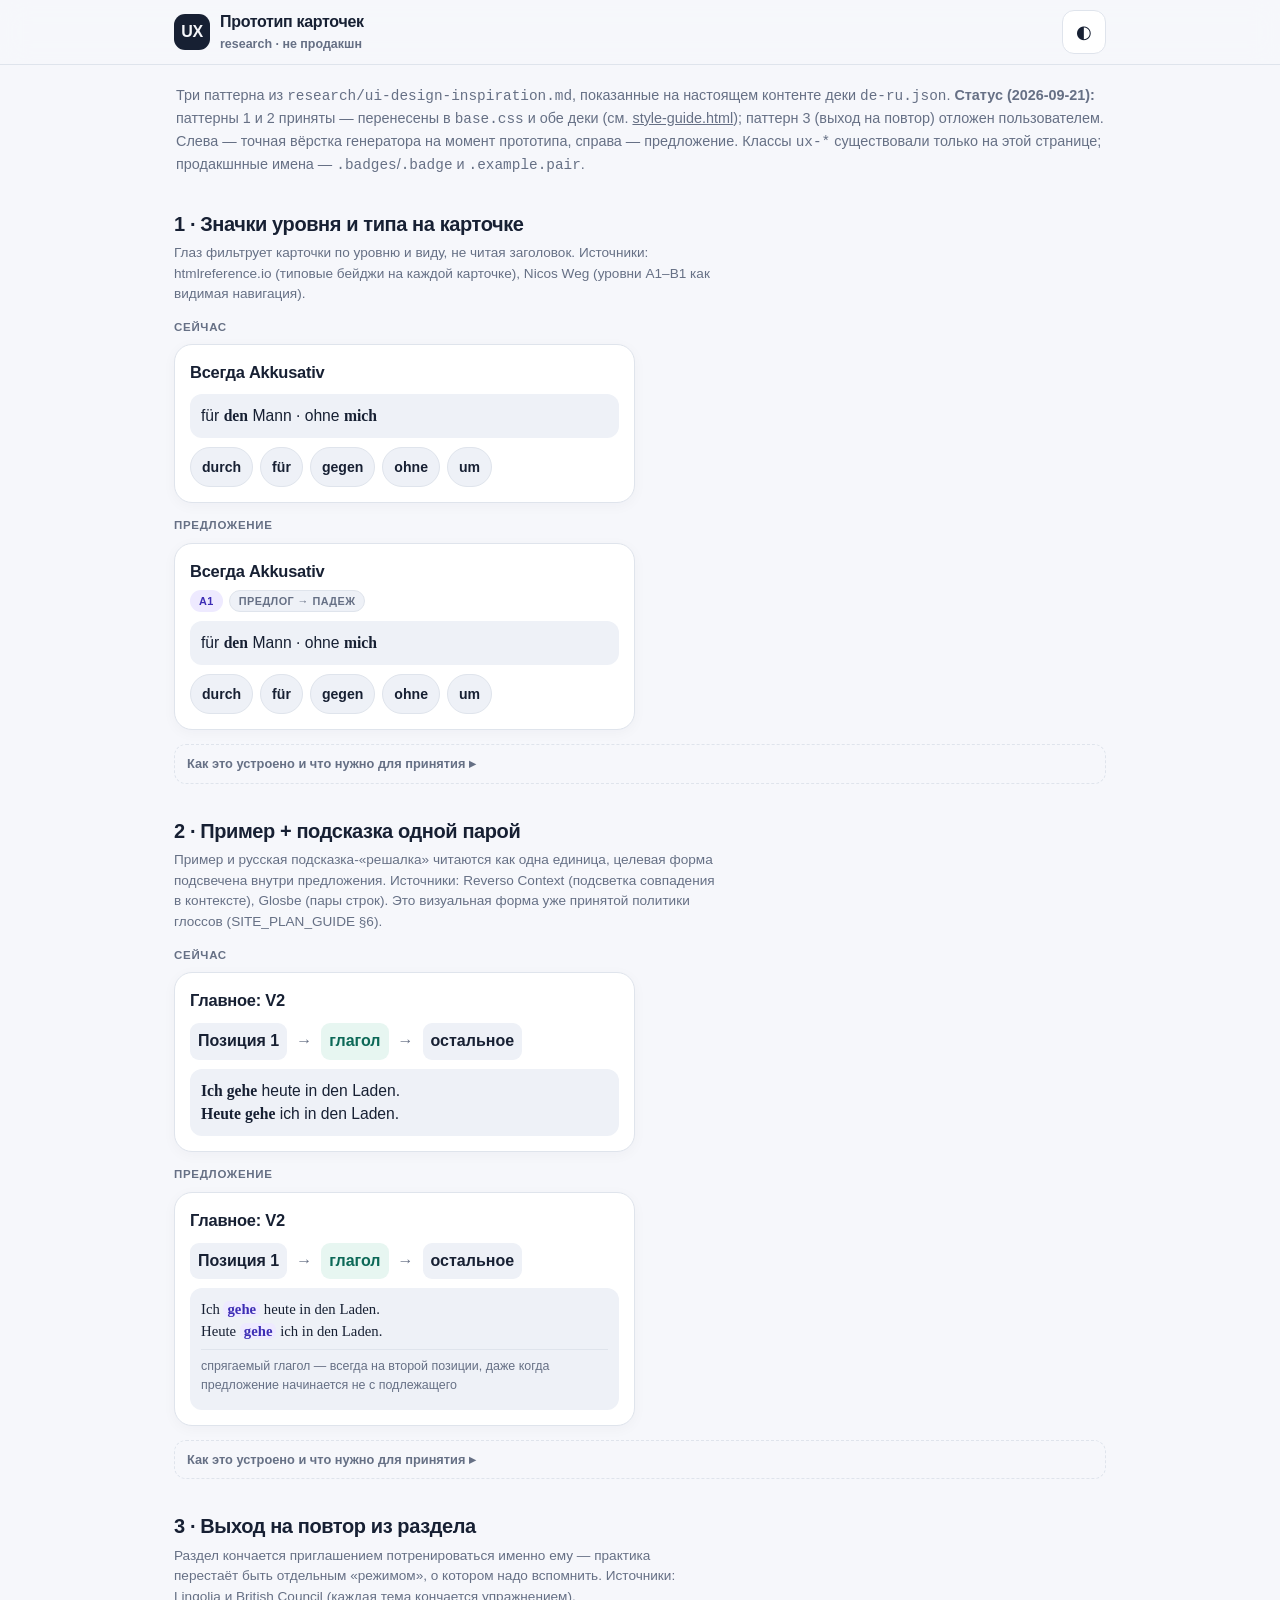
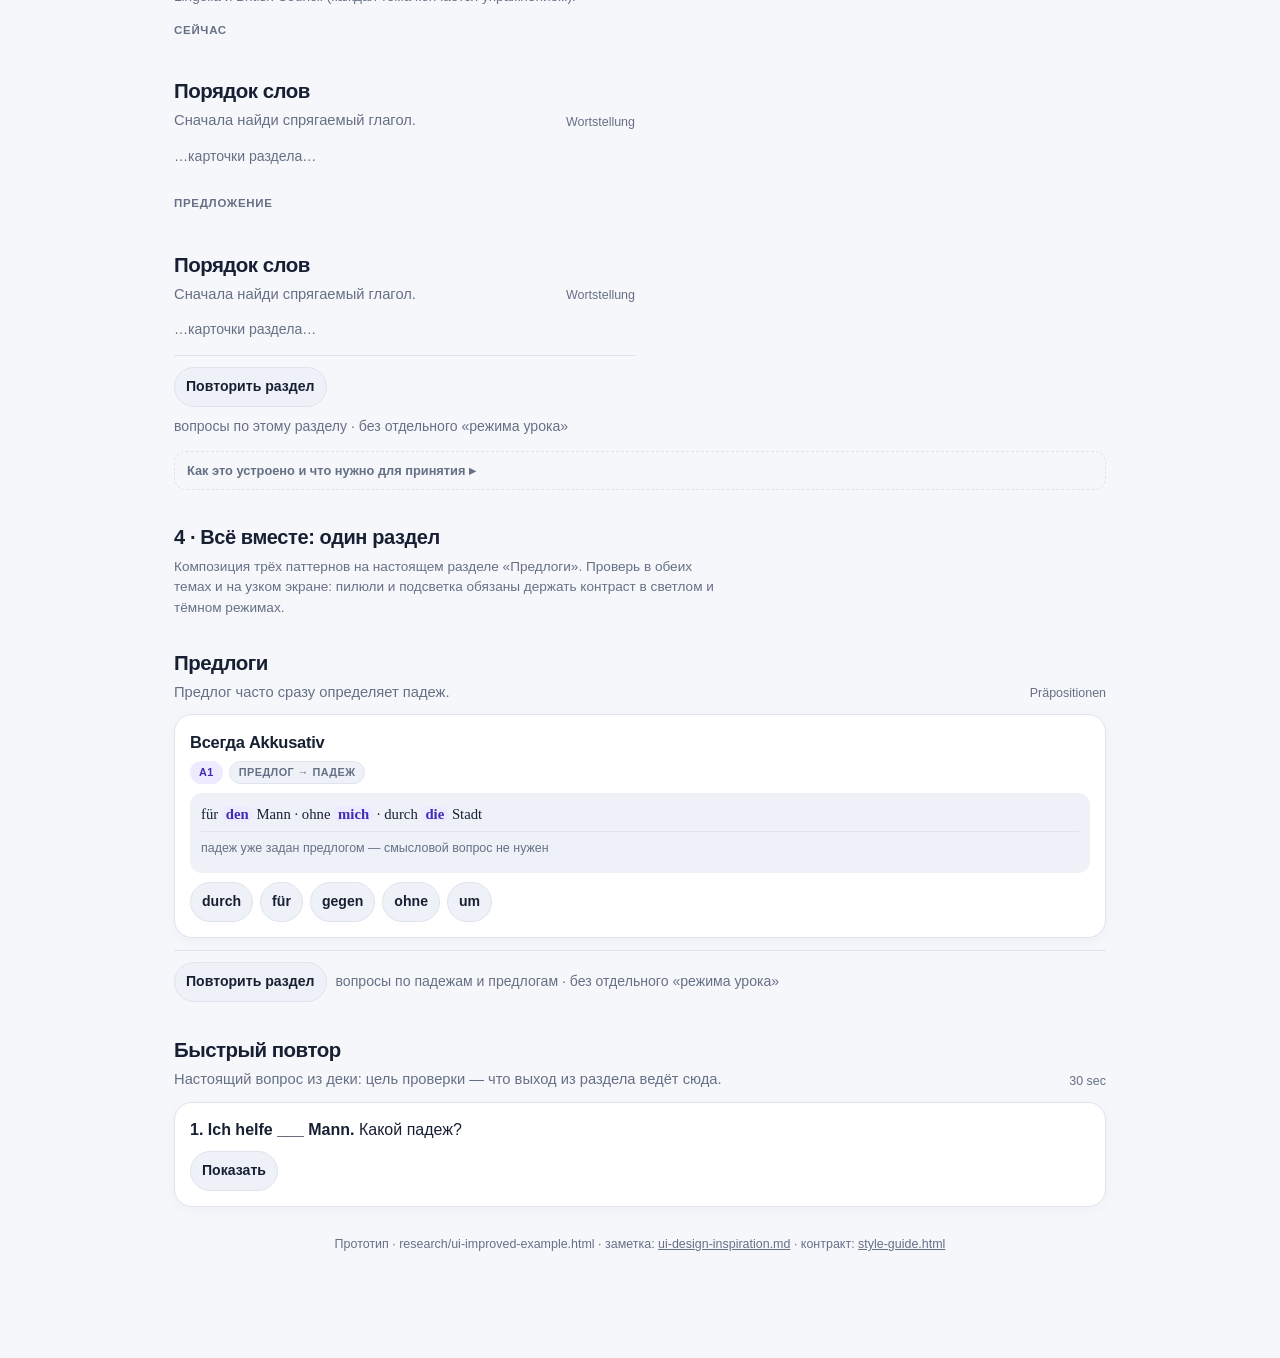
<file: research/ui-improved-example.html>
<!doctype html>
<html lang="ru">
<head>
  <meta charset="utf-8" />
  <meta name="viewport" content="width=device-width, initial-scale=1, viewport-fit=cover" />
  <meta name="robots" content="noindex" />
  <meta name="theme-color" content="#f6f7fb" media="(prefers-color-scheme: light)" />
  <meta name="theme-color" content="#10131b" media="(prefers-color-scheme: dark)" />
  <meta name="color-scheme" content="light dark" />
  <title>Прототип: улучшенная карточка — Language Cheat Sheets</title>
  <link rel="stylesheet" href="../assets/base.css" />
  <style>
    /* Prototype-only styles for the three proposed components (ux-*).
       None of this is in base.css yet — adoption would promote them to
       shared components via .design/decisions.md, rolled out to every
       language page in one commit (see research/ui-design-inspiration.md).
       Colors come only from the shared semantic tokens. */
    .ux-meta { display: flex; flex-wrap: wrap; gap: 6px; margin: -2px 0 6px; }
    .ux-badge {
      display: inline-flex; align-items: center; padding: 2px 9px; border-radius: 999px;
      font-size: .68rem; font-weight: 800; letter-spacing: .04em; text-transform: uppercase;
    }
    .ux-badge.level { background: var(--accent-soft); color: var(--on-accent-soft); }
    .ux-badge.type { background: var(--surface-2); color: var(--muted); border: 1px solid var(--line); }

    .ux-pair { margin-top: 9px; padding: 10px 11px 9px; background: var(--surface-2); border-radius: 12px; }
    .ux-pair .ux-src { margin: 0; font-size: .92rem; }
    .ux-hit { padding: 0 4px; border-radius: 6px; background: var(--accent-soft); color: var(--on-accent-soft); font-weight: 800; }
    .ux-gloss { margin: 7px 0 0; padding-top: 7px; border-top: 1px solid var(--line); font-size: .78rem; color: var(--muted); }

    .ux-exit {
      display: flex; flex-wrap: wrap; align-items: center; gap: 9px;
      margin-top: 12px; padding-top: 11px; border-top: 1px solid var(--line);
    }
    .ux-exit .tap { display: inline-flex; align-items: center; text-decoration: none; }

    /* Before/after scaffolding (page-local, same approach as style-guide.html). */
    .ux-sec { margin-top: 32px; }
    .ux-sec > h2 { margin: 0 0 4px; font-size: 1.25rem; letter-spacing: -.02em; }
    .ux-sec > .ux-why { color: var(--muted); font-size: .85rem; margin: 0; max-width: 72ch; }
    .ux-tag { margin: 14px 0 0; font-size: .72rem; font-weight: 800; letter-spacing: .06em; text-transform: uppercase; color: var(--muted); }
    .ux-row { display: grid; grid-template-columns: 1fr; gap: 10px; margin-top: 8px; }
    @media (min-width: 720px) { .ux-row { grid-template-columns: repeat(2, minmax(0,1fr)); } }
    .ux-doc { margin-top: 14px; border: 1px dashed var(--line); border-radius: 12px; }
    .ux-doc summary { cursor: pointer; padding: 9px 12px; font-size: .8rem; font-weight: 700; color: var(--muted); list-style: none; }
    .ux-doc summary::-webkit-details-marker { display: none; }
    .ux-doc summary::after { content: " ▸"; }
    .ux-doc[open] summary::after { content: " ▾"; }
    .ux-doc .ux-doc-body { padding: 2px 12px 12px; font-size: .84rem; max-width: 78ch; }
  </style>
</head>
<body>
  <header class="topbar">
    <div class="topbar-inner">
      <div class="brand-row">
        <div class="brand">
          <div class="brand-mark" aria-hidden="true">UX</div>
          <div>Прототип карточек<small>research · не продакшн</small></div>
        </div>
        <button class="theme-btn" id="themeBtn" type="button" aria-label="Тема: системная">◐</button>
      </div>
    </div>
  </header>

  <main>
    <p class="intro" id="top">Три паттерна из <code>research/ui-design-inspiration.md</code>, показанные на настоящем контенте деки
      <code>de-ru.json</code>. <strong>Статус (2026-09-21):</strong> паттерны 1 и 2 приняты — перенесены в <code>base.css</code>
      и обе деки (см. <a href="../style-guide.html">style-guide.html</a>); паттерн 3 (выход на повтор) отложен пользователем.
      Слева — точная вёрстка генератора на момент прототипа, справа — предложение. Классы <code>ux-*</code> существовали
      только на этой странице; продакшнные имена — <code>.badges</code>/<code>.badge</code> и <code>.example.pair</code>.</p>

    <section class="ux-sec" id="badges">
      <h2>1 · Значки уровня и типа на карточке</h2>
      <p class="ux-why">Глаз фильтрует карточки по уровню и виду, не читая заголовок. Источники: htmlreference.io (типовые бейджи
        на каждой карточке), Nicos Weg (уровни A1–B1 как видимая навигация).</p>
      <p class="ux-tag">Сейчас</p>
      <div class="ux-row">
        <article class="cheat-card" data-search="akkusativ prepositions durch für gegen ohne um">
          <h3>Всегда Akkusativ</h3>
          <div class="example">für <b lang="de">den</b> Mann · ohne <b lang="de">mich</b></div>
          <div class="chips"><button class="tap neutral" type="button" data-detail="prep-akk">durch</button><button class="tap neutral" type="button" data-detail="prep-akk">für</button><button class="tap neutral" type="button" data-detail="prep-akk">gegen</button><button class="tap neutral" type="button" data-detail="prep-akk">ohne</button><button class="tap neutral" type="button" data-detail="prep-akk">um</button></div>
        </article>
      </div>
      <p class="ux-tag">Предложение</p>
      <div class="ux-row">
        <article class="cheat-card" data-search="akkusativ prepositions durch für gegen ohne um">
          <h3>Всегда Akkusativ</h3>
          <div class="ux-meta"><span class="ux-badge level">A1</span><span class="ux-badge type">предлог → падеж</span></div>
          <div class="example">für <b lang="de">den</b> Mann · ohne <b lang="de">mich</b></div>
          <div class="chips"><button class="tap neutral" type="button" data-detail="prep-akk">durch</button><button class="tap neutral" type="button" data-detail="prep-akk">für</button><button class="tap neutral" type="button" data-detail="prep-akk">gegen</button><button class="tap neutral" type="button" data-detail="prep-akk">ohne</button><button class="tap neutral" type="button" data-detail="prep-akk">um</button></div>
        </article>
      </div>
      <details class="ux-doc">
        <summary>Как это устроено и что нужно для принятия</summary>
        <div class="ux-doc-body">
          <p><code>.ux-meta</code> — строка пилюль сразу под <code>h3</code>: уровень на <code>--accent-soft</code> (тот же смысл
            «обрати внимание», что у <code>td.hot</code>), тип на <code>--surface-2</code> + <code>--line</code>. Информация не
            только цветом — на каждой пилюле текст.</p>
          <p>Для принятия нужны поля в схеме деки (например <code>level</code>, <code>kind</code>), проверка в
            <code>deck_validate</code> и компонент в base.css — одним коммитом на обе страницы. Пока поля нет, значок честнее
            не показывать вовсе.</p>
        </div>
      </details>
    </section>

    <section class="ux-sec" id="pair">
      <h2>2 · Пример + подсказка одной парой</h2>
      <p class="ux-why">Пример и русская подсказка-«решалка» читаются как одна единица, целевая форма подсвечена внутри
        предложения. Источники: Reverso Context (подсветка совпадения в контексте), Glosbe (пары строк). Это визуальная форма
        уже принятой политики глоссов (SITE_PLAN_GUIDE §6).</p>
      <p class="ux-tag">Сейчас</p>
      <div class="ux-row">
        <article class="cheat-card" data-search="main clause hauptsatz verb second v2 position 2 второе место heute ich gehe">
          <h3>Главное: V2</h3>
          <div class="formula"><span class="slot">Позиция 1</span><span class="arrow">→</span><span class="slot verb">глагол</span><span class="arrow">→</span><span class="slot">остальное</span></div>
          <div class="example"><b lang="de">Ich gehe</b> heute in den Laden.<br><b lang="de">Heute gehe</b> ich in den Laden.</div>
        </article>
      </div>
      <p class="ux-tag">Предложение</p>
      <div class="ux-row">
        <article class="cheat-card" data-search="main clause hauptsatz verb second v2 position 2 второе место heute ich gehe">
          <h3>Главное: V2</h3>
          <div class="formula"><span class="slot">Позиция 1</span><span class="arrow">→</span><span class="slot verb">глагол</span><span class="arrow">→</span><span class="slot">остальное</span></div>
          <div class="ux-pair">
            <p class="ux-src" lang="de">Ich <b class="ux-hit">gehe</b> heute in den Laden.<br>Heute <b class="ux-hit">gehe</b> ich in den Laden.</p>
            <p class="ux-gloss">спрягаемый глагол — всегда на второй позиции, даже когда предложение начинается не с подлежащего</p>
          </div>
        </article>
      </div>
      <details class="ux-doc">
        <summary>Как это устроено и что нужно для принятия</summary>
        <div class="ux-doc-body">
          <p><code>.ux-pair</code> заменяет <code>.example</code> там, где есть подсказка: исходная строка несёт
            <code>lang="de"</code> (учебный серифный голос + произношение), подсветка — <code>.ux-hit</code> на
            <code>--accent-soft</code>, подсказка — <code>.ux-gloss</code> подhairline в том же сером контейнере. По правилу
            глоссов: смысловые правила → короткая русская подсказка; формы → без подсказки, только структурная пометка.</p>
          <p>Для принятия: компонент в base.css и обучение <code>markTargetLang</code> новому контейнеру (сейчас он знает
            <code>.example</code>, <code>.answer</code>, <code>.table-scroll</code>); блок-реестр <code>deck_blocks</code>
            получает новый тип блока или расширение <code>example</code>.</p>
        </div>
      </details>
    </section>

    <section class="ux-sec" id="exit">
      <h2>3 · Выход на повтор из раздела</h2>
      <p class="ux-why">Раздел кончается приглашением потренироваться именно ему — практика перестаёт быть отдельным «режимом»,
        о котором надо вспомнить. Источники: Lingolia и British Council (каждая тема кончается упражнением).</p>
      <p class="ux-tag">Сейчас</p>
      <div class="ux-row">
        <section id="order-now" data-section data-view="order">
          <div class="section-head"><div><h2>Порядок слов</h2><p>Сначала найди спрягаемый глагол.</p></div><span class="section-badge">Wortstellung</span></div>
          <p class="tiny">…карточки раздела…</p>
        </section>
      </div>
      <p class="ux-tag">Предложение</p>
      <div class="ux-row">
        <section id="order-after" data-section data-view="order">
          <div class="section-head"><div><h2>Порядок слов</h2><p>Сначала найди спрягаемый глагол.</p></div><span class="section-badge">Wortstellung</span></div>
          <p class="tiny">…карточки раздела…</p>
          <div class="ux-exit">
            <a class="tap neutral" href="#practice">Повторить раздел</a>
            <span class="tiny">вопросы по этому разделу · без отдельного «режима урока»</span>
          </div>
        </section>
      </div>
      <details class="ux-doc">
        <summary>Как это устроено и что нужно для принятия</summary>
        <div class="ux-doc-body">
          <p><code>.ux-exit</code> — хвост раздела: существующий <code>.tap.neutral</code> как ссылка на
            <code>#practice</code> плюс честный счётчик. Стиля-компонента нет — только обёртка с hairline.</p>
          <p>Для принятия нужна привязка вопросов практики к разделам в схеме деки (сейчас «Быстрый повтор» — одна общая
            карточка из трёх вопросов). Это правка планов (смежно с D-03, который закрыт до ревизии плана), потом схемы,
            потом вёрстки. До тех пор ссылка честно ведёт на общий повтор.</p>
        </div>
      </details>
    </section>

    <section class="ux-sec" id="combined">
      <h2>4 · Всё вместе: один раздел</h2>
      <p class="ux-why">Композиция трёх паттернов на настоящем разделе «Предлоги». Проверь в обеих темах и на узком экране:
            пилюли и подсветка обязаны держать контраст в светлом и тёмном режимах.</p>
      <section id="preps-demo" data-section data-view="cases">
        <div class="section-head"><div><h2>Предлоги</h2><p>Предлог часто сразу определяет падеж.</p></div><span class="section-badge">Präpositionen</span></div>
        <article class="cheat-card" data-search="akkusativ prepositions durch für gegen ohne um">
          <h3>Всегда Akkusativ</h3>
          <div class="ux-meta"><span class="ux-badge level">A1</span><span class="ux-badge type">предлог → падеж</span></div>
          <div class="ux-pair">
            <p class="ux-src" lang="de">für <b class="ux-hit">den</b> Mann · ohne <b class="ux-hit">mich</b> · durch <b class="ux-hit">die</b> Stadt</p>
            <p class="ux-gloss">падеж уже задан предлогом — смысловой вопрос не нужен</p>
          </div>
          <div class="chips"><button class="tap neutral" type="button" data-detail="prep-akk">durch</button><button class="tap neutral" type="button" data-detail="prep-akk">für</button><button class="tap neutral" type="button" data-detail="prep-akk">gegen</button><button class="tap neutral" type="button" data-detail="prep-akk">ohne</button><button class="tap neutral" type="button" data-detail="prep-akk">um</button></div>
        </article>
        <div class="ux-exit">
          <a class="tap neutral" href="#practice">Повторить раздел</a>
          <span class="tiny">вопросы по падежам и предлогам · без отдельного «режима урока»</span>
        </div>
      </section>
    </section>

    <section class="ux-sec" id="practice">
      <div class="section-head"><div><h2>Быстрый повтор</h2><p>Настоящий вопрос из деки: цель проверки — что выход из раздела ведёт сюда.</p></div><span class="section-badge">30 sec</span></div>
      <article class="cheat-card" data-search="practice quiz повтор тест">
        <div class="practice-q">
          <b>1. Ich helfe ___ Mann.</b> Какой падеж?
          <div class="chips"><button class="tap neutral reveal" type="button" data-target="a1" aria-expanded="false" aria-controls="a1">Показать</button></div>
          <div class="answer" id="a1" hidden>Dativ (helfen + Dat., Wem?): <b lang="de">dem Mann</b> — der → dem; с неопределённым артиклем — <b lang="de">einem Mann</b>.</div>
        </div>
      </article>
    </section>

    <div class="footer">Прототип · research/ui-improved-example.html · заметка: <a href="ui-design-inspiration.md">ui-design-inspiration.md</a> · контракт: <a href="../style-guide.html">style-guide.html</a></div>
  </main>

  <dialog id="detailDialog" aria-labelledby="detailTitle">
    <div class="sheet">
      <div class="grab" aria-hidden="true"></div>
      <div class="sheet-head">
        <div><h2 id="detailTitle"></h2><p class="lead" id="detailLead"></p></div>
        <button class="close-sheet" id="closeDialog" aria-label="Закрыть" type="button">×</button>
      </div>
      <div id="detailBody"></div>
    </div>
  </dialog>

  <script>
    // Same theme cycle as the site.
    const THEME_KEY = 'theme';
    const THEME_UI = {
      auto:  { icon: '◐', label: 'Тема: системная' },
      light: { icon: '☀', label: 'Тема: светлая' },
      dark:  { icon: '☾', label: 'Тема: тёмная' },
    };
    const themeBtn = document.getElementById('themeBtn');
    function applyTheme(mode) {
      if (mode === 'auto') document.documentElement.removeAttribute('data-theme');
      else document.documentElement.setAttribute('data-theme', mode);
      themeBtn.textContent = THEME_UI[mode].icon;
      themeBtn.setAttribute('aria-label', THEME_UI[mode].label);
    }
    let themeMode = 'auto';
    try { themeMode = localStorage.getItem(THEME_KEY) || 'auto'; } catch (e) {}
    applyTheme(themeMode);
    themeBtn.addEventListener('click', () => {
      themeMode = themeMode === 'auto' ? 'light' : themeMode === 'light' ? 'dark' : 'auto';
      try { localStorage.setItem(THEME_KEY, themeMode); } catch (e) {}
      applyTheme(themeMode);
    });

    // Real dialog entries from content/decks/de-ru.json.
    const DETAILS = {
      'prep-akk': {title:'Akkusativ-предлоги', lead:'durch, für, gegen, ohne, um', body:`<div class="detail-block"><b>Примеры</b>für <i lang="de">den Mann</i> · ohne <i lang="de">mich</i> · durch <i lang="de">die Stadt</i>.</div><div class="detail-block"><b>Практика</b>Если видишь один из этих предлогов, не ищи смысловой вопрос — падеж уже задан предлогом.</div>`},
      'v2': {title:'Что такое V2', lead:'Глагол стоит во второй синтаксической позиции, не обязательно вторым словом.', body:`<div class="detail-block"><b>1 позиция может быть длинной</b><i lang="de">Heute Morgen um acht</i> gehe ich zur Arbeit. Вся группа “Heute Morgen um acht” занимает позицию 1.</div><div class="detail-block"><b>Потом</b>сразу идёт спрягаемый глагол.</div>`}
    };
    const dialog = document.getElementById('detailDialog');
    document.addEventListener('click', (event) => {
      const trigger = event.target.closest('[data-detail]');
      if (trigger && DETAILS[trigger.dataset.detail]) {
        const item = DETAILS[trigger.dataset.detail];
        document.getElementById('detailTitle').textContent = item.title;
        document.getElementById('detailLead').textContent = item.lead;
        document.getElementById('detailBody').innerHTML = item.body;
        dialog.showModal();
      }
      const reveal = event.target.closest('.reveal');
      if (reveal) {
        const answer = document.getElementById(reveal.dataset.target);
        if (answer) {
          answer.hidden = !answer.hidden;
          reveal.textContent = answer.hidden ? 'Показать' : 'Скрыть';
          reveal.setAttribute('aria-expanded', String(!answer.hidden));
        }
      }
    });
    document.getElementById('closeDialog').addEventListener('click', () => dialog.close());
    dialog.addEventListener('click', (event) => { if (event.target === dialog) dialog.close(); });
  </script>
</body>
</html>
</file>
<file: assets/base.css>
/*
 * Language Cheat Sheets — shared base stylesheet.
 * Single source of truth for tokens and components; every page links it:
 * ../assets/base.css (landing, style guide: ./assets/base.css).
 * The contract lives in .design/DESIGN_SYSTEM.md — keep both in sync.
 * Raw colors are allowed ONLY in the :root token blocks below (plus black-key
 * shadows). No page may override components locally; page-specific styles
 * stay in that page's own small <style> block.
 */

:root {
  color-scheme: light;
  --bg: #f6f7fb;
  --surface: #ffffff;
  --surface-2: #eef1f7;
  --text: #172033;
  --muted: #667085;
  --line: #dfe4ec;
  --accent: #6b4eff;
  --accent-soft: #eeeaff;
  --on-accent-soft: #3d2db5;
  --tap-line: #d6d0ff;
  --ok: #0c6857;
  --ok-soft: #e7f6f1;
  --warn: #7a5000;
  --warn-soft: #fff3d8;
  --warn-line: #d18a00;
  --notice-warn-bg: #fff7e7;
  /* landing hero only (always dark; language pages have no hero) */
  --hero-1: #172033;
  --hero-2: #27324b;
  --hero-text: #d9dfeb;
  --hero-line: rgba(255, 255, 255, .13);
  --hero-card: rgba(255, 255, 255, .08);
  --grab: #d4d8e0;
  --backdrop: rgba(15, 19, 30, .5);
  --shadow: 0 10px 30px rgba(23, 32, 51, .08);
  --radius: 18px;
  --nav-h: 72px;
  /* type voices: --font-ui is the default stack; --font-study marks the
     target-language text (set via the lang attribute, see markTargetLang).
     Charter-first: macOS gets Charter (bookish, screen-sturdy); iOS has no
     Charter and falls through to ui-serif = New York; Windows gets
     Sitka/Cambria, Android Noto Serif. */
  --font-ui: ui-sans-serif, -apple-system, BlinkMacSystemFont, "Segoe UI", Roboto, Helvetica, Arial, sans-serif;
  --font-study: Charter, "Bitstream Charter", ui-serif, "Sitka Text", Cambria, "Noto Serif", serif;
}

@media (prefers-color-scheme: dark) {
  :root:not([data-theme="light"]) {
    color-scheme: dark;
    --bg: #10131b;
    --surface: #191e2b;
    --surface-2: #232a3a;
    --text: #e9ecf4;
    --muted: #9ba4b8;
    --line: #2c3448;
    --accent: #a08dff;
    --accent-soft: #282147;
    --on-accent-soft: #c9bcff;
    --tap-line: #41386e;
    --ok: #8adccb;
    --ok-soft: #17352c;
    --warn: #eec36a;
    --warn-soft: #3a2f11;
    --warn-line: #a97e1f;
    --notice-warn-bg: #2e2510;
    --hero-1: #191f30;
    --hero-2: #232b41;
    --hero-text: #c9d1e2;
    --hero-line: rgba(255, 255, 255, .09);
    --hero-card: rgba(255, 255, 255, .05);
    --grab: #4a5468;
    --shadow: 0 10px 30px rgba(0, 0, 0, .35);
  }
}

/* Manual dark choice (theme toggle) overrides the OS preference. */
:root[data-theme="dark"] {
  color-scheme: dark;
  --bg: #10131b;
  --surface: #191e2b;
  --surface-2: #232a3a;
  --text: #e9ecf4;
  --muted: #9ba4b8;
  --line: #2c3448;
  --accent: #a08dff;
  --accent-soft: #282147;
  --on-accent-soft: #c9bcff;
  --tap-line: #41386e;
  --ok: #8adccb;
  --ok-soft: #17352c;
  --warn: #eec36a;
  --warn-soft: #3a2f11;
  --warn-line: #a97e1f;
  --notice-warn-bg: #2e2510;
  --hero-1: #191f30;
  --hero-2: #232b41;
  --hero-text: #c9d1e2;
  --hero-line: rgba(255, 255, 255, .09);
  --hero-card: rgba(255, 255, 255, .05);
  --grab: #4a5468;
  --shadow: 0 10px 30px rgba(0, 0, 0, .35);
}

* { box-sizing: border-box; }
html { scroll-behavior: smooth; scroll-padding-top: 72px; }
body {
  margin: 0;
  background: var(--bg);
  color: var(--text);
  font-family: var(--font-ui);
  line-height: 1.52;
  -webkit-font-smoothing: antialiased;
  padding-bottom: calc(var(--nav-h) + env(safe-area-inset-bottom) + 18px);
}
button, input { font: inherit; }
button { color: inherit; }
a { color: inherit; }
:focus-visible { outline: 3px solid var(--accent); outline-offset: 2px; }

/* Study voice: any element explicitly marked with a lang attribute carries
   target-language text (markTargetLang sets it); serif separates the studied
   language from Russian explanations at a glance. */
[lang] { font-family: var(--font-study); }

.topbar {
  position: sticky;
  top: 0;
  z-index: 20;
  -webkit-backdrop-filter: blur(14px);
  backdrop-filter: blur(14px);
  background: color-mix(in srgb, var(--bg) 88%, transparent);
  border-bottom: 1px solid var(--line);
}
.topbar-inner, main { width: min(100%, 980px); margin: 0 auto; }
.topbar-inner { display: flex; align-items: center; gap: 10px; padding: 10px 16px; }
.brand-row { display: flex; align-items: center; gap: 10px; }
.brand {
  display: flex; align-items: center; gap: 10px; min-width: 0; flex: 1;
  font-weight: 800; letter-spacing: -.02em;
}
/* Deck pages: the brand is one item in the one-line header (search takes the
   flex room); the landing keeps .brand flex:1 inside its own .brand-row. */
.topbar-inner > .brand { flex: 0 1 auto; }
/* Landing only: its .brand-row is a flex item now — let it fill the row so
   .brand's flex:1 still pushes the language menu + theme to the right. */
.topbar-inner > .brand-row { flex: 1 1 auto; }
.brand-mark {
  width: 36px; height: 36px; border-radius: 11px;
  display: grid; place-items: center; background: var(--text); color: var(--bg); font-weight: 900;
}
.brand small { display: block; color: var(--muted); font-weight: 600; font-size: .78rem; letter-spacing: 0; }
/* Landing only: the brand sub line would wrap once the language menu + theme
   crowd the brand row on phones (deck pages hide the whole brand block). */
@media (max-width: 460px) { .brand small { display: none; } }
.install-btn {
  min-height: 44px; padding: 0 14px; border: 1px solid var(--line); border-radius: 12px;
  background: var(--surface); font-weight: 750; cursor: pointer; box-shadow: 0 2px 8px rgba(23,32,51,.04);
}
.install-btn[hidden] { display: none; }
.theme-btn, .icon-btn {
  width: 44px; height: 44px; border: 1px solid var(--line); border-radius: 12px;
  background: var(--surface); cursor: pointer; font-size: 1.15rem; line-height: 1;
  display: grid; place-items: center; flex: 0 0 auto;
}
.icon-btn .ico { font-family: var(--font-study); font-style: italic; font-size: 1.05rem; }

/* Language menu: learning language + explanation language in one topbar
   control. Native <details> keeps it functional without JS; JS adds light
   dismiss. Flat labeled groups — never a submenu: both choices are visible
   state, not advanced configuration. */
.lang-menu { position: relative; flex: 0 0 auto; }
.lang-menu summary {
  min-height: 44px; padding: 0 10px; border: 1px solid var(--line); border-radius: 12px;
  background: var(--surface); cursor: pointer; font-size: .78rem; font-weight: 800;
  letter-spacing: .05em; display: flex; align-items: center; gap: 4px; list-style: none;
}
.lang-menu summary::-webkit-details-marker { display: none; }
.lang-menu summary::after { content: "▾"; color: var(--muted); font-size: .62rem; }
.lang-pop {
  position: absolute; right: 0; top: calc(100% + 8px); z-index: 40; min-width: 200px; padding: 6px;
  border: 1px solid var(--line); border-radius: 14px; background: var(--surface);
  box-shadow: 0 14px 40px rgba(23,32,51,.14);
}
.lang-group + .lang-group { margin-top: 5px; padding-top: 5px; border-top: 1px solid var(--line); }
.lang-group-label {
  padding: 7px 11px 5px; font-size: .74rem; font-weight: 750; text-transform: uppercase;
  letter-spacing: .05em; color: var(--muted);
}
.lang-pop a, .lang-pop button, .lang-pop .cur, .lang-pop .soon {
  display: block; width: 100%; text-align: left; padding: 10px 11px; border: 0; border-radius: 9px;
  font: inherit; font-size: .88rem; text-decoration: none; color: var(--text); background: none; cursor: pointer;
}
.lang-pop a:hover, .lang-pop a:active, .lang-pop button:not(:disabled):not(.cur):hover { background: var(--surface-2); }
.lang-pop .cur { background: var(--accent-soft); color: var(--on-accent-soft); font-weight: 800; cursor: default; }
.lang-pop .skin-row {
  display: flex;
  align-items: center;
  gap: 9px;
}
/* Project destinations retain native link and keyboard behavior. */
.lang-pop .project-link { display: flex; align-items: center; gap: 9px; min-block-size: 44px; }
.menu-icon { flex: none; inline-size: 20px; block-size: 20px; }
.lang-pop .project-link:focus-visible { outline: 2px solid var(--accent); outline-offset: -2px; }
.lang-pop .soon { color: var(--muted); cursor: default; }
/* Burger (deck pages, phones): a native <details> so the language groups
   keep working without JS; JS only adds light dismiss. Carries the page
   identity (the brand block leaves the one-line header), the same two
   language groups as the desktop menu, and the help/install rows. */
.app-menu { position: relative; flex: 0 0 auto; }
.app-menu summary {
  width: 44px; height: 44px; border: 1px solid var(--line); border-radius: 12px;
  background: var(--surface); cursor: pointer; font-size: 1.15rem; line-height: 1;
  display: grid; place-items: center; list-style: none;
}
.app-menu summary::-webkit-details-marker { display: none; }
.app-menu .lang-pop { left: 0; right: auto; min-width: 250px; }
.app-identity { padding: 10px 11px 8px; font-weight: 800; letter-spacing: -.02em; }
.app-identity small { display: block; color: var(--muted); font-weight: 600; font-size: .78rem; letter-spacing: 0; }
.app-sep { border-top: 1px solid var(--line); margin: 5px 0; }
.menu-row {
  display: flex; align-items: center; gap: 9px; width: 100%; text-align: left;
  padding: 10px 11px; border: 0; border-radius: 9px; background: none;
  font: inherit; font-size: .88rem; color: var(--text); cursor: pointer;
}
.menu-row:hover { background: var(--surface-2); }
.menu-row[hidden] { display: none; }
/* Search field: the target-language chip (persistent "which deck am I in"
   marker — a placeholder would vanish on typing) leads the input. */
.search-wrap { position: relative; flex: 1; min-width: 0; }
.search-chip {
  position: absolute; left: 12px; top: 50%; transform: translateY(-50%);
  padding: 3px 7px; border-radius: 8px; background: var(--surface-2);
  color: var(--muted); font-size: .78rem; font-weight: 900; letter-spacing: .05em;
  pointer-events: none;
}
.search {
  width: 100%; min-height: 46px; border: 1px solid var(--line); border-radius: 14px;
  background: var(--surface); color: var(--text); padding: 0 44px 0 58px; box-shadow: 0 3px 12px rgba(23,32,51,.04);
}
.search::-webkit-search-cancel-button, .search::-webkit-search-decoration { -webkit-appearance: none; appearance: none; }
.clear-search {
  position: absolute; right: 6px; top: 50%; transform: translateY(-50%); width: 40px; height: 40px;
  border: 0; border-radius: 10px; background: transparent; cursor: pointer; color: var(--muted); font-size: 1.2rem;
}

main { padding: 18px 16px 8px; }
.intro { margin: 2px 2px 0; color: var(--muted); font-size: .9rem; }
.intro b { color: var(--text); }

section { margin-top: 28px; }
.section-head { display: flex; gap: 10px; align-items: end; justify-content: space-between; margin-bottom: 11px; }
.section-head h2 { margin: 0; font-size: 1.28rem; letter-spacing: -.025em; }
.section-head p { margin: 3px 0 0; color: var(--muted); font-size: .92rem; }
.section-badge { font-size: .78rem; color: var(--muted); white-space: nowrap; }

.cards { display: grid; grid-template-columns: 1fr; gap: 10px; }
.cards > * { min-width: 0; } /* grid items must shrink so .table-scroll scrolls, not the page */
.cheat-card {
  background: var(--surface); border: 1px solid var(--line); border-radius: var(--radius); padding: 15px; box-shadow: 0 3px 14px rgba(23,32,51,.035);
}
.cheat-card h3 { margin: 0 0 8px; font-size: 1.03rem; letter-spacing: -.015em; }
.cheat-card p { margin: 6px 0; }
/* Card badges: level + kind metadata row for at-a-glance scanning. Text
   labels on every badge — never information by color alone. */
.badges { display: flex; flex-wrap: wrap; gap: 6px; margin: -2px 0 6px; }
.badge {
  display: inline-flex; align-items: center; padding: 2px 9px; border-radius: 999px;
  font-size: .72rem; font-weight: 800; letter-spacing: .04em; text-transform: uppercase;
}
.badge.level { background: var(--accent-soft); color: var(--on-accent-soft); }
.badge.kind { background: var(--surface-2); color: var(--muted); border: 1px solid var(--line); }
/* Deep-link landing (card anchors): accent ring fades into the resting shadow.
   Same accent as :focus-visible — one "you are here" color. CSS-only, so
   no-JS visits land highlighted too; reduced-motion is neutralized globally. */
.cheat-card:target { animation: card-flash 1.6s ease-out; }
@keyframes card-flash {
  from { box-shadow: 0 0 0 4px var(--accent), 0 3px 14px rgba(23,32,51,.035); }
  to   { box-shadow: 0 0 0 4px transparent, 0 3px 14px rgba(23,32,51,.035); }
}
/* Search hits: «view · section» label; tap jumps to the card in context */
.hit-jump {
  display: block; width: 100%; text-align: left;
  margin: 0 0 8px; border: 0; background: none; cursor: pointer;
  font: inherit; font-size: .82rem; font-weight: 700; color: var(--muted);
  white-space: nowrap; overflow: hidden; text-overflow: ellipsis;
}
.hit-jump .view { color: var(--accent); }
.hit-jump:hover, .hit-jump:focus-visible { color: var(--text); }
.case-grid > .hit-jump { grid-column: 1 / -1; margin-bottom: 2px; }
.muted { color: var(--muted); }
.tiny { font-size: .88rem; color: var(--muted); }
.example { margin-top: 9px; padding: 10px 11px; background: var(--surface-2); border-radius: 12px; font-size: .98rem; }
.example b { font-weight: 800; }
/* Example + deciding-hint pair: the target-language line and its Russian
   hint read as one unit; .hit marks the form the card teaches. The gloss
   keeps --muted on --surface-2 — the same pairing the shipped th uses. */
.example.pair { padding: 10px 11px 9px; }
.pair-src { margin: 0; }
.pair-gloss { margin-top: 7px; padding-top: 7px; border-top: 1px solid var(--line); font-size: .88rem; color: var(--muted); }
.example .hit { padding: 0 4px; border-radius: 6px; background: var(--accent-soft); color: var(--on-accent-soft); font-weight: 800; }
.arrow { color: var(--muted); padding: 0 3px; }

.chips { display: flex; flex-wrap: wrap; gap: 7px; margin-top: 9px; }
.tap {
  position: relative; min-height: 40px; border: 1px solid var(--tap-line); background: var(--accent-soft); color: var(--on-accent-soft);
  border-radius: 999px; padding: 0 11px; cursor: pointer; font-weight: 800; font-size: .88rem;
}
.tap::after { content: ""; position: absolute; inset: -3px -5px; } /* expand hit area to ~46px without visual bulk */
.tap.neutral { background: var(--surface-2); border-color: var(--line); color: var(--text); }
.tap.case { min-height: 44px; padding: 0 14px; }

/* Legend: static term inventory one dialog explains — no chrome, survives
   print and noscript (chips don't). One entry button may follow. */
.legend { display: flex; flex-wrap: wrap; gap: .35em .5em; margin-block-start: 9px; }
.legend-item { min-inline-size: 0; max-inline-size: 100%; color: var(--muted); overflow-wrap: break-word; }
.legend-item b { color: var(--text); font-weight: 700; }
.legend-item .legend-mean { color: var(--muted); font-weight: 400; }
.legend:not(.legend-list) > .legend-item:not(:last-child)::after {
  content: "\00a0·"; margin-inline-start: .25em; color: var(--muted);
}
.legend-list { display: grid; gap: .35em; margin-inline: 0; margin-block-end: 0; padding: 0; list-style: none; }

.case-grid { display: grid; grid-template-columns: repeat(2, minmax(0,1fr)); gap: 9px; }
.case-box { padding: 13px; border-radius: 15px; border: 1px solid var(--line); background: var(--surface); }
.case-box strong { display: block; }
.case-q { font-size: 1.12rem; margin-top: 3px; font-weight: 900; }
.case-hint { color: var(--muted); font-size: .86rem; margin-top: 3px; }

.table-scroll { overflow-x: auto; border: 1px solid var(--line); border-radius: 14px; }
/* min-content floor, not a fixed px floor: nowrap cells size columns to
   their content, so short tables (ich/mich/mir) fill the container without
   a pointless scrollbar while wide paradigms scroll as before. */
table { width: 100%; border-collapse: collapse; min-width: min-content; background: var(--surface); font-size: .92rem; }
th, td { padding: 9px 10px; border-bottom: 1px solid var(--line); text-align: left; white-space: nowrap; }
th { background: var(--surface-2); font-size: .82rem; color: var(--muted); text-transform: uppercase; letter-spacing: .02em; }
tr:last-child td { border-bottom: 0; }
td.hot { font-weight: 850; color: var(--on-accent-soft); }

.formula {
  display: flex; flex-wrap: wrap; gap: 6px; align-items: center; margin: 10px 0 4px;
  font-weight: 780;
}
.slot { padding: 6px 8px; border-radius: 9px; background: var(--surface-2); }
.slot.verb { background: var(--ok-soft); color: var(--ok); }
.slot.end { background: var(--warn-soft); color: var(--warn); }
.slot.sub { background: var(--accent-soft); color: var(--on-accent-soft); }

.notice { border-left: 4px solid var(--accent); background: var(--accent-soft); padding: 10px 12px; border-radius: 10px; font-size: .92rem; }
.warning { border-left-color: var(--warn-line); background: var(--notice-warn-bg); }

.no-results { display: none; margin: 24px 0; padding: 18px; border: 1px dashed var(--line); border-radius: var(--radius); text-align: center; color: var(--muted); }
.search-summary { margin: 2px 2px 14px; color: var(--muted); font-size: .92rem; font-weight: 700; }
.search-summary[hidden] { display: none; }

/* While searching, results come first: hide the noscript intro line. */
body.searching .intro { display: none; }

/* One-time install nudge (browser tabs only): floats above the bottom nav,
   never blocking content; dismissed or auto-quiet after install. */
.install-nudge {
  position: fixed; left: 50%; transform: translateX(-50%);
  bottom: calc(var(--nav-h) + env(safe-area-inset-bottom) + 10px); z-index: 35;
  width: min(100% - 24px, 560px);
  display: flex; align-items: center; gap: 10px;
  padding: 10px 10px 10px 14px;
  border: 1px solid var(--line); border-radius: 16px;
  background: var(--surface); box-shadow: var(--shadow);
}
.install-nudge[hidden] { display: none; }
.nudge-text { flex: 1; font-size: .88rem; font-weight: 600; }
.nudge-close {
  width: 36px; height: 36px; border: 0; border-radius: 9px; background: transparent;
  color: var(--muted); font-size: 1.2rem; cursor: pointer; flex: 0 0 auto;
}

.bottom-nav {
  position: fixed; left: 50%; transform: translateX(-50%); bottom: 0; z-index: 30;
  width: min(100%, 980px); height: calc(var(--nav-h) + env(safe-area-inset-bottom));
  display: grid; grid-template-columns: repeat(auto-fit, minmax(0, 1fr)); align-items: start; padding: 8px 8px env(safe-area-inset-bottom);
  -webkit-backdrop-filter: blur(16px);
  backdrop-filter: blur(16px);
  background: color-mix(in srgb, var(--surface) 94%, transparent);
  border: 1px solid var(--line); border-bottom: 0; border-radius: 18px 18px 0 0; box-shadow: 0 -10px 30px rgba(23,32,51,.08);
}
.nav-item {
  min-height: 54px; border: 0; background: transparent; border-radius: 12px; text-decoration: none;
  display: flex; flex-direction: column; align-items: center; justify-content: center; gap: 3px; color: var(--muted); font-size: .8rem; font-weight: 750; line-height: 1.15;
}
.nav-item .ico { font-size: 1rem; font-weight: 900; }
.nav-item.active { background: var(--accent-soft); color: var(--on-accent-soft); }
body.searching .nav-item.active { background: transparent; color: var(--muted); }

dialog {
  width: min(100% - 18px, 620px); max-height: min(78vh, 720px); margin: auto auto 8px;
  border: 0; border-radius: 22px 22px 16px 16px; padding: 0; color: var(--text); background: var(--surface); box-shadow: 0 24px 70px rgba(23,32,51,.3);
}
dialog::backdrop { background: var(--backdrop); }
.sheet { padding: 10px 16px 18px; overflow: auto; max-height: min(78vh,720px); }
.grab { width: 42px; height: 5px; border-radius: 999px; background: var(--grab); margin: 2px auto 12px; }
.sheet-head { display: flex; align-items: start; gap: 12px; }
.sheet-head > div { flex: 1; }
.sheet h2 { margin: 0; font-size: 1.22rem; }
.sheet .lead { color: var(--muted); margin: 5px 0 12px; }
.close-sheet { width: 44px; height: 44px; border: 1px solid var(--line); border-radius: 13px; background: var(--surface); cursor: pointer; font-size: 1.2rem; }
.detail-block { margin-top: 11px; padding: 11px; background: var(--surface-2); border-radius: 12px; }
.detail-block .detail-label { display: block; margin-bottom: 4px; }
.detail-comment { margin-top: 4px; font-size: .88rem; color: var(--muted); }

.footer { color: var(--muted); font-size: .78rem; text-align: center; padding: 28px 0 10px; }

/* One-line topbar at every width. Phones: burger + search + theme — brand,
   language menu, help and install live in the burger popover. ≥720px: the
   burger hides and the full header is inline. The landing keeps its own
   .brand-row composition (it is the selector page), so the swap targets
   only direct children of the deck header. */
@media (max-width: 719.98px) {
  .topbar-inner > .brand,
  .topbar-inner > .lang-menu,
  .topbar-inner > .icon-btn,
  .topbar-inner > .install-btn { display: none; }
}
@media (min-width: 720px) {
  .topbar-inner { padding-left: 24px; padding-right: 24px; }
  .topbar-inner > .app-menu { display: none; }
  main { padding-left: 24px; padding-right: 24px; }
  .cards.two { grid-template-columns: repeat(2, minmax(0,1fr)); }
  .cards.three { grid-template-columns: repeat(3, minmax(0,1fr)); }
  .case-grid { grid-template-columns: repeat(4, minmax(0,1fr)); }
  dialog { margin-bottom: 24px; }
}

@media print {
  .topbar, .bottom-nav, .chips, .no-results, dialog, .app-menu, .install-nudge { display: none !important; }
  body { padding: 0; background: #fff; color: #000; }
  .cheat-card { break-inside: avoid; box-shadow: none; }
  .table-scroll { overflow: visible; }
  table { min-width: 0; }
  section[data-view] { display: block !important; } /* print the whole deck */
}

@media (prefers-reduced-motion: reduce) {
  html { scroll-behavior: auto; }
  *, *::before, *::after { transition-duration: 0.001ms !important; animation-duration: 0.001ms !important; }
}
</file>
<file: assets/skin-a.css>
/* Skin A «Тетрадь» — editorial notebook skin for the whole site.
   Contract: .design/DESIGN_SYSTEM.md §Skins. Scoping rule: every rule in this
   file starts with [data-skin="a"] (except the font-face/media wrappers) —
   classic mode must be byte-identical (gate: every line holding an opening
   brace carries an at-rule wrapper or the skin attribute; nothing else does).
   Cascade: skin blocks tie-or-trail base.css blocks by specificity and win by
   later load order: A-light [data-skin="a"] (0,1,0) beats :root (0,1,0) by
   order; A-auto-dark [data-skin="a"]:not([data-theme="light"]) (0,2,0) ties
   :root:not([data-theme="light"]) and wins by order; A-manual-dark
   [data-skin="a"][data-theme="dark"] (0,2,0) likewise. Both dark blocks
   out-specify A-light, so skin × theme composes from the two attributes alone.
   Mode-invariant tokens (radius/shadow/fonts/nav-h) live only in the light
   block; dark blocks override only what changes. */

/* cyrillic */
@font-face {
  font-family: 'Onest';
  font-style: normal;
  font-weight: 100 900;
  font-display: swap;
  src: url(./fonts/onest-var-cyrillic.woff2) format('woff2');
  unicode-range: U+0301, U+0400-045F, U+0490-0491, U+04B0-04B1, U+2116;
}
/* latin */
@font-face {
  font-family: 'Onest';
  font-style: normal;
  font-weight: 100 900;
  font-display: swap;
  src: url(./fonts/onest-var-latin.woff2) format('woff2');
  unicode-range: U+0000-00FF, U+0131, U+0152-0153, U+02BB-02BC, U+02C6, U+02DA, U+02DC, U+0304, U+0308, U+0329, U+2000-206F, U+20AC, U+2122, U+2191, U+2193, U+2212, U+2215, U+FEFF, U+FFFD;
}
/* cyrillic */
@font-face {
  font-family: 'Spectral';
  font-style: italic;
  font-weight: 400;
  font-display: swap;
  src: url(./fonts/spectral-i400-cyrillic.woff2) format('woff2');
  unicode-range: U+0301, U+0400-045F, U+0490-0491, U+04B0-04B1, U+2116;
}
/* latin */
@font-face {
  font-family: 'Spectral';
  font-style: italic;
  font-weight: 400;
  font-display: swap;
  src: url(./fonts/spectral-i400-latin.woff2) format('woff2');
  unicode-range: U+0000-00FF, U+0131, U+0152-0153, U+02BB-02BC, U+02C6, U+02DA, U+02DC, U+0304, U+0308, U+0329, U+2000-206F, U+20AC, U+2122, U+2191, U+2193, U+2212, U+2215, U+FEFF, U+FFFD;
}
/* cyrillic */
@font-face {
  font-family: 'Spectral';
  font-style: italic;
  font-weight: 700;
  font-display: swap;
  src: url(./fonts/spectral-i700-cyrillic.woff2) format('woff2');
  unicode-range: U+0301, U+0400-045F, U+0490-0491, U+04B0-04B1, U+2116;
}
/* latin */
@font-face {
  font-family: 'Spectral';
  font-style: italic;
  font-weight: 700;
  font-display: swap;
  src: url(./fonts/spectral-i700-latin.woff2) format('woff2');
  unicode-range: U+0000-00FF, U+0131, U+0152-0153, U+02BB-02BC, U+02C6, U+02DA, U+02DC, U+0304, U+0308, U+0329, U+2000-206F, U+20AC, U+2122, U+2191, U+2193, U+2212, U+2215, U+FEFF, U+FFFD;
}
/* cyrillic */
@font-face {
  font-family: 'Spectral';
  font-style: normal;
  font-weight: 400;
  font-display: swap;
  src: url(./fonts/spectral-400-cyrillic.woff2) format('woff2');
  unicode-range: U+0301, U+0400-045F, U+0490-0491, U+04B0-04B1, U+2116;
}
/* latin */
@font-face {
  font-family: 'Spectral';
  font-style: normal;
  font-weight: 400;
  font-display: swap;
  src: url(./fonts/spectral-400-latin.woff2) format('woff2');
  unicode-range: U+0000-00FF, U+0131, U+0152-0153, U+02BB-02BC, U+02C6, U+02DA, U+02DC, U+0304, U+0308, U+0329, U+2000-206F, U+20AC, U+2122, U+2191, U+2193, U+2212, U+2215, U+FEFF, U+FFFD;
}
/* cyrillic */
@font-face {
  font-family: 'Spectral';
  font-style: normal;
  font-weight: 800;
  font-display: swap;
  src: url(./fonts/spectral-800-cyrillic.woff2) format('woff2');
  unicode-range: U+0301, U+0400-045F, U+0490-0491, U+04B0-04B1, U+2116;
}
/* latin */
@font-face {
  font-family: 'Spectral';
  font-style: normal;
  font-weight: 800;
  font-display: swap;
  src: url(./fonts/spectral-800-latin.woff2) format('woff2');
  unicode-range: U+0000-00FF, U+0131, U+0152-0153, U+02BB-02BC, U+02C6, U+02DA, U+02DC, U+0304, U+0308, U+0329, U+2000-206F, U+20AC, U+2122, U+2191, U+2193, U+2212, U+2215, U+FEFF, U+FFFD;
}

[data-skin="a"] {
  color-scheme: light;
  --bg: #F6F1E7;
  --surface: #F6F1E7;
  --surface-2: #EDE6D7;
  --text: #1A1512;
  --muted: #6E6357;
  --line: rgba(26, 21, 18, .15);
  --accent: #C63C1E;
  --accent-soft: rgba(198, 60, 30, .09);
  --on-accent-soft: #C63C1E;
  --tap-line: rgba(26, 21, 18, .15);
  --ok: #2E5E4E;
  --ok-soft: rgba(46, 94, 78, .08);
  --warn: #7A5A17;
  --warn-soft: rgba(122, 90, 23, .08);
  --warn-line: #7A5A17;
  --notice-warn-bg: rgba(122, 90, 23, .06);
  --hero-1: transparent;
  --hero-2: transparent;
  --hero-text: #6E6357;
  --hero-line: rgba(26, 21, 18, .15);
  --hero-card: transparent;
  --grab: rgba(26, 21, 18, .35);
  --backdrop: rgba(26, 21, 18, .5);
  --shadow: none;
  --radius: 2px;
  --font-ui: 'Onest', ui-sans-serif, -apple-system, BlinkMacSystemFont, "Segoe UI", Roboto, Helvetica, Arial, sans-serif;
  --font-study: 'Spectral', Charter, "Bitstream Charter", ui-serif, "Sitka Text", Cambria, "Noto Serif", serif;
}

@media (prefers-color-scheme: dark) {
  [data-skin="a"]:not([data-theme="light"]) {
    color-scheme: dark;
    --bg: #171310;
    --surface: #171310;
    --surface-2: #201B16;
    --text: #EFE7D8;
    --muted: #A3937F;
    --line: rgba(239, 231, 216, .16);
    --accent: #E5603C;
    --accent-soft: rgba(229, 96, 60, .14);
    --on-accent-soft: #E5603C;
    --tap-line: rgba(239, 231, 216, .16);
    --ok: #7FB8A2;
    --ok-soft: rgba(127, 184, 162, .1);
    --warn: #C9A25E;
    --warn-soft: rgba(201, 162, 94, .1);
    --warn-line: #C9A25E;
    --notice-warn-bg: rgba(201, 162, 94, .08);
    --hero-text: #A3937F;
    --hero-line: rgba(239, 231, 216, .16);
    --grab: rgba(239, 231, 216, .35);
    --backdrop: rgba(10, 8, 6, .6);
  }
}

[data-skin="a"][data-theme="dark"] {
  color-scheme: dark;
  --bg: #171310;
  --surface: #171310;
  --surface-2: #201B16;
  --text: #EFE7D8;
  --muted: #A3937F;
  --line: rgba(239, 231, 216, .16);
  --accent: #E5603C;
  --accent-soft: rgba(229, 96, 60, .14);
  --on-accent-soft: #E5603C;
  --tap-line: rgba(239, 231, 216, .16);
  --ok: #7FB8A2;
  --ok-soft: rgba(127, 184, 162, .1);
  --warn: #C9A25E;
  --warn-soft: rgba(201, 162, 94, .1);
  --warn-line: #C9A25E;
  --notice-warn-bg: rgba(201, 162, 94, .08);
  --hero-text: #A3937F;
  --hero-line: rgba(239, 231, 216, .16);
  --grab: rgba(239, 231, 216, .35);
  --backdrop: rgba(10, 8, 6, .6);
}

/* Type & voice: hero heads take the paper ink instead of classic white-on-
   gradient (skin flattens --hero-1/--hero-2 to transparent). */
[data-skin="a"] .hero h1,
[data-skin="a"] .sg-hub-hero h1 { color: var(--text); }

/* Masthead & chrome: flattened hairline boxes; search = underline only. */
[data-skin="a"] .topbar { border-top: 3px solid var(--text); }
[data-skin="a"] .brand-mark { background: none; border: 2px solid var(--text); color: var(--text); border-radius: 4px; }
[data-skin="a"] .search { background: none; border: 0; border-bottom: 2px solid var(--line); border-radius: 0; box-shadow: none; }
[data-skin="a"] .search-chip { background: none; border: 1.5px solid var(--line); color: var(--muted); border-radius: 3px; }
[data-skin="a"] .lang-menu summary,
[data-skin="a"] .icon-btn,
[data-skin="a"] .theme-btn,
[data-skin="a"] .install-btn { background: none; border: 1.5px solid var(--line); border-radius: 4px; box-shadow: none; }
[data-skin="a"] .lang-pop { box-shadow: none; }
[data-skin="a"] .footer { border-top: 4px double var(--text); padding-top: 14px; margin-top: 26px; }

/* Bottom nav: flat bar; outlined cue tags; active = filled accent tag.
   The bordered tag replaces base's bare 1rem glyph, so the item column gets
   its own clearance (base's 3px gap is tuned to the glyph line box) and the
   tag zeroes its inherited line-height so the glyph line box can never
   inflate or paint past the box. The tag sizes to its token — nav icons are
   text of varying width (A/D, der, V2, weil), so min-width 22px plus 6px
   side padding keeps every token clear of the border. */
[data-skin="a"] .bottom-nav { box-shadow: none; }
[data-skin="a"] .nav-item { gap: 7px; }
[data-skin="a"] .nav-item .ico { display: inline-flex; align-items: center; justify-content: center; line-height: 0; flex: 0 0 auto; min-width: 22px; height: 22px; padding: 0 6px; border: 1.5px solid currentColor; border-radius: 4px; }
[data-skin="a"] .nav-item.active { background: none; color: var(--text); }
[data-skin="a"] .nav-item.active .ico { background: var(--accent); color: var(--bg); border-color: var(--accent); }

/* Sections & counters: indexed heads; numbering restarts per visible view
   (intended — each view reads as its own notebook chapter). */
[data-skin="a"] main { counter-reset: skin-sec; }
[data-skin="a"] section[data-section] { counter-increment: skin-sec; }
[data-skin="a"] .section-head h2::before { content: counter(skin-sec, decimal-leading-zero) "  "; font-family: var(--font-study); font-style: italic; font-weight: 400; color: var(--accent); }
[data-skin="a"] .section-head p { font-variant: small-caps; letter-spacing: .06em; }
[data-skin="a"] .section-badge { color: var(--muted); }

/* — content surfaces (cards, taps, tables, formula, dialog, landing) — */

/* Cards → entries: no boxes. A card is a block of text opened by a 2px ink
   rule; badges become type (vermilion level, outlined kind stamp); examples
   lose their grey well and the taught form keeps a vermilion underline where
   classic paints a chip. Taps stop being pills — they read as italic serif
   links in the study face (.tap.case keeps its sizing from base). */
[data-skin="a"] .cheat-card { background: none; border: 0; border-top: 2px solid var(--text); border-radius: 0; box-shadow: none; }
[data-skin="a"] .badge.level { background: none; color: var(--accent); border: 0; }
[data-skin="a"] .badge.kind { background: none; color: var(--muted); border: 1.5px solid var(--line); }
[data-skin="a"] .example { background: none; border-radius: 0; }
[data-skin="a"] .example .hit { background: none; color: var(--accent); border-radius: 0; border-bottom: 2px solid var(--accent); }
[data-skin="a"] .tap { background: none; border: 0; border-radius: 0; box-shadow: none; color: var(--accent); font-family: var(--font-study); font-style: italic; font-weight: 700; text-decoration: underline; text-underline-offset: 3px; }
[data-skin="a"] .tap.neutral { color: var(--text); }
[data-skin="a"] .legend-item b { font-family: var(--font-study); }

/* Tables: printed paradigms. The scroll frame and grey header band go; the
   head sits on a 2px rule like a book table. Rows stay hairline via --line
   and td.hot stays vermilion through the tokens — no rules needed. */
[data-skin="a"] .table-scroll { border: 0; border-radius: 0; }
[data-skin="a"] .table-scroll table { background: none; }
[data-skin="a"] th { background: none; border-bottom: 2px solid var(--line); }

/* Formula: a serif reading line, not a row of chips. Conjunction turns
   vermilion italic; verb stem keeps --ok and verb end keeps --warn (token
   colors) but as underlines under ink. */
[data-skin="a"] .formula { font-family: var(--font-study); font-weight: 400; }
[data-skin="a"] .slot { background: none; border-radius: 0; padding: 0 2px; }
[data-skin="a"] .slot.sub { color: var(--accent); font-style: italic; }
[data-skin="a"] .slot.verb { border-bottom: 3px solid var(--line); }
[data-skin="a"] .slot.end { border-bottom: 3px solid var(--text); }

/* Dialogs, notices, misc: square corners; the sheet reads as a leaf of paper
   with an ink border instead of a floating shadow slab. (.arrow inherits its
   ink via --muted in base, so it needs no skin rule.) */
[data-skin="a"] .notice,
[data-skin="a"] .notice.warning { border-radius: 0; }
[data-skin="a"] dialog { border: 2px solid var(--text); border-radius: 4px; box-shadow: none; }
[data-skin="a"] .close-sheet { background: none; border: 1.5px solid var(--line); border-radius: 4px; }
[data-skin="a"] .detail-block { background: none; border: 1px solid var(--line); border-radius: 0; }
[data-skin="a"] .detail-block b { font-weight: 800; }
[data-skin="a"] .install-nudge { box-shadow: none; }
[data-skin="a"] .no-results { border-radius: 0; }

/* Landing & style-guide hub twins: the hero flattens to plain type (tokens
   already null the gradient and shadow — kept explicit, as in the masthead
   rules above); language cards become entries like .cheat-card, and the
   hover recolors the ink rule instead of a border box. The inline landing
   <style> loads after this file, so these carry an extra class to out-rank
   it. (.go is the card's arrow.) */
[data-skin="a"] .hero,
[data-skin="a"] .sg-hub-hero { background: none; border: 0; box-shadow: none; }
[data-skin="a"] .lang-card,
[data-skin="a"] .sg-hub-card { background: none; border: 0; border-top: 2px solid var(--text); border-radius: 0; box-shadow: none; }
[data-skin="a"] .lang-card:hover,
[data-skin="a"] .sg-hub-card:hover { border-top-color: var(--accent); }
[data-skin="a"] .lang-card .go,
[data-skin="a"] .sg-hub-card .go { color: var(--accent); }

/* — end content surfaces — */
</file>
